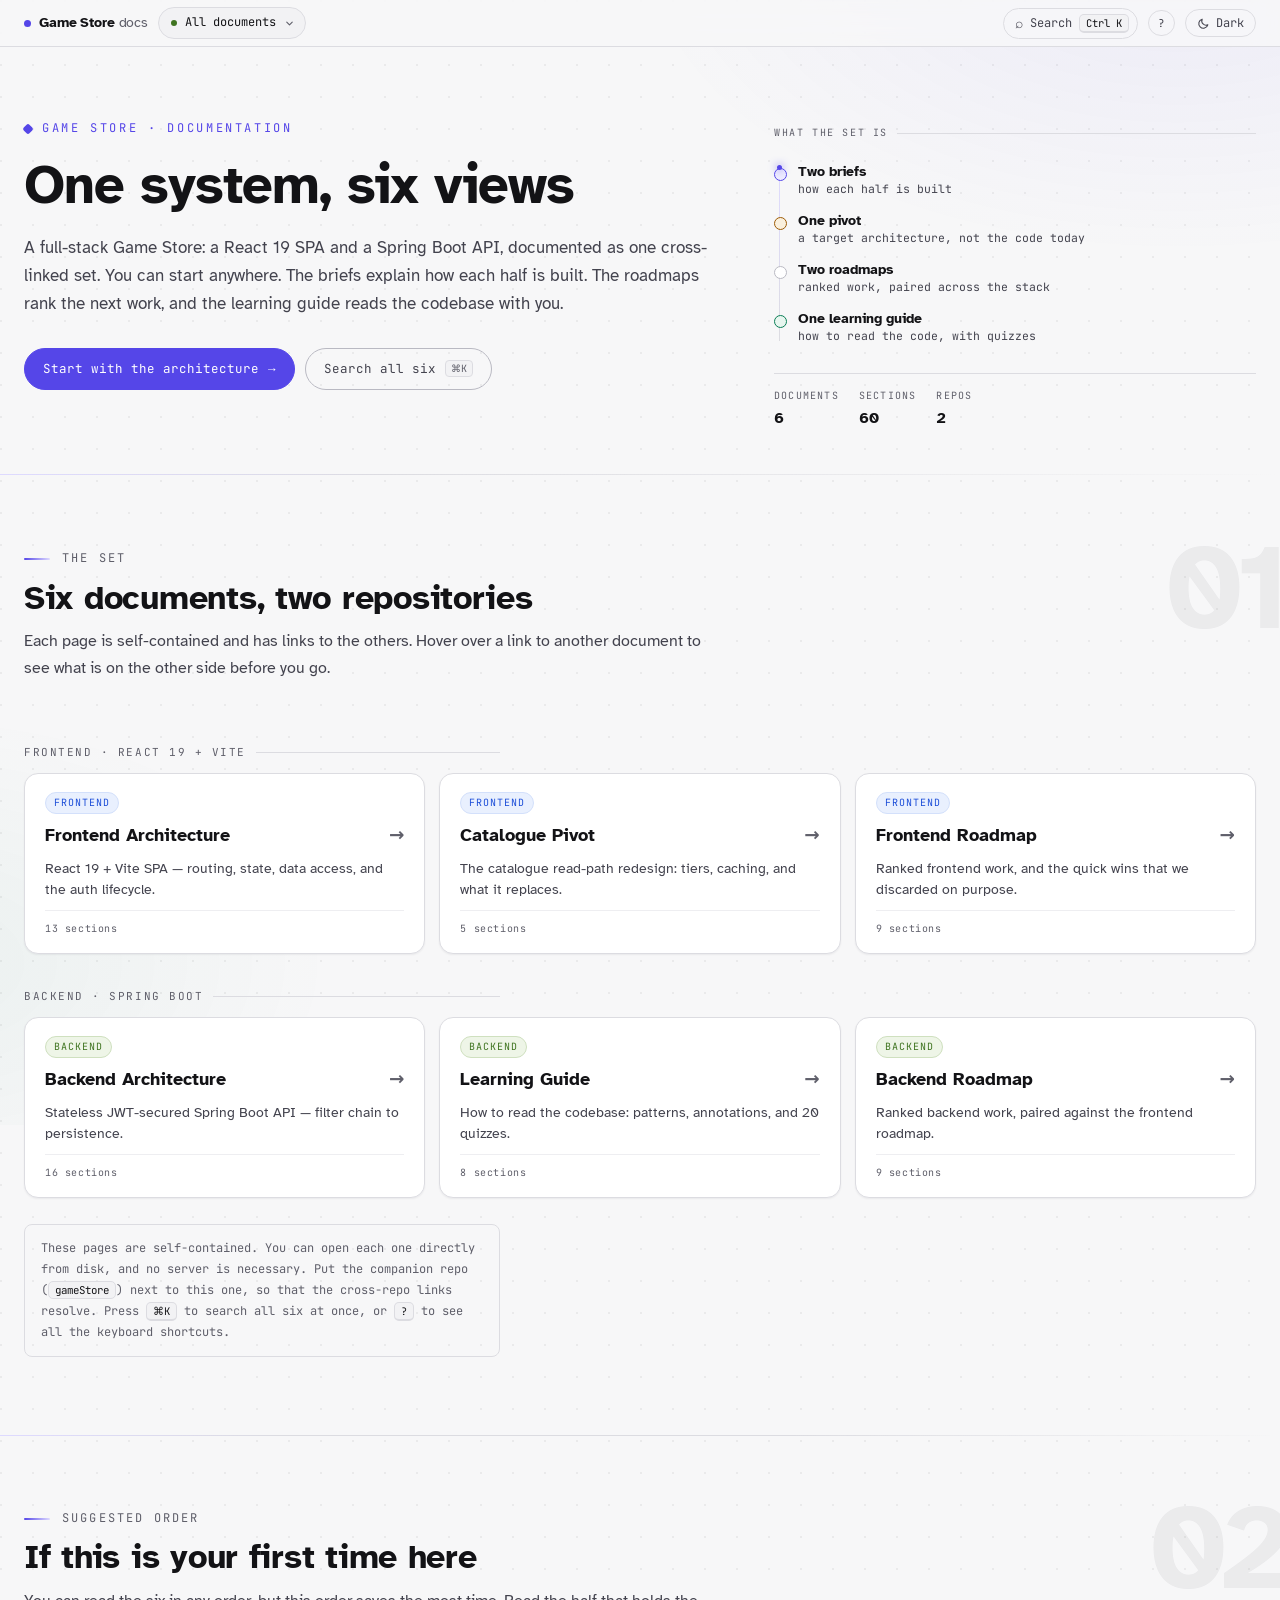
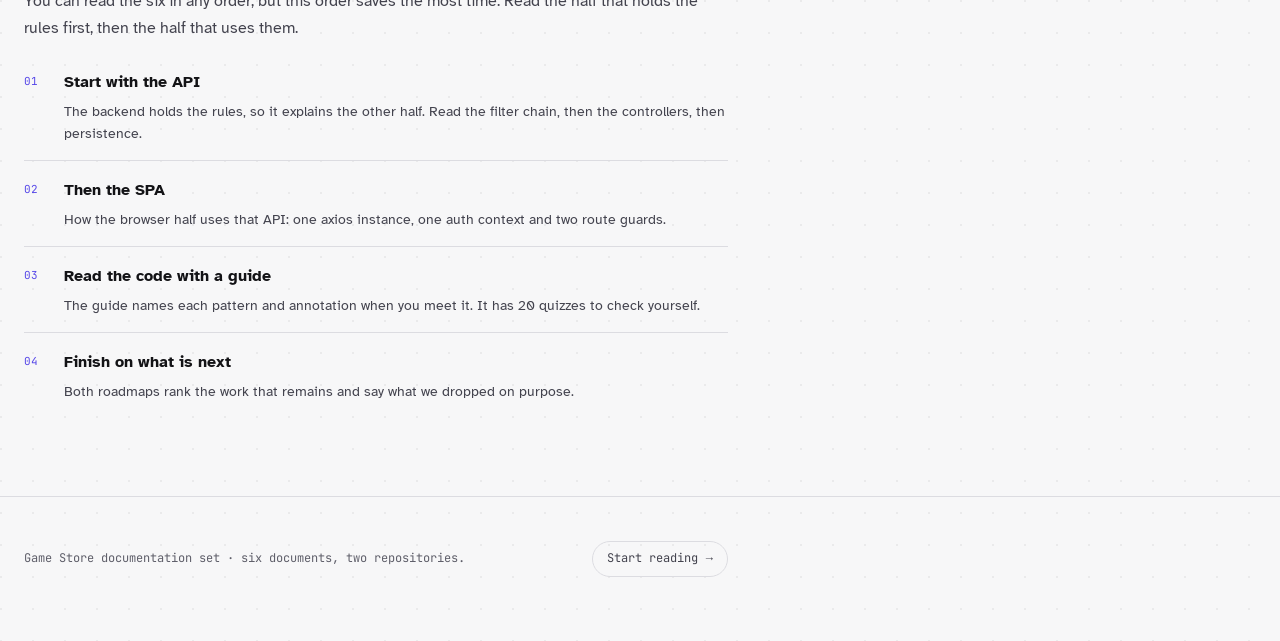
<file: docs/index.html>
<!DOCTYPE html>
<html lang="en" data-gs-doc="index" data-gs-role="backend" data-gs-rail="off">
<meta charset="utf-8" />
<meta name="viewport" content="width=device-width, initial-scale=1" />
<title>Game Store — Documentation</title>

<script>
  /* Pre-paint theme apply — see any document for the rationale.
     Always pins data-theme so light-dark() and the Mermaid palette agree. */
  try {
    var t = localStorage.getItem("gs-docs-theme");
    if (t !== "light" && t !== "dark") {
      t = window.matchMedia && window.matchMedia("(prefers-color-scheme: light)").matches ? "light" : "dark";
    }
    document.documentElement.dataset.theme = t;
  } catch (e) {}
</script>

<!-- GS:CORE-CSS:START -->
<style>
/* ══════════════════════════════════════════════════════════════════
   GENERATED — edit docs/_src/core.css and run: node docs/_src/stamp.mjs
   Layers: fonts + core
   ══════════════════════════════════════════════════════════════════ */

/* Generated by vendor.mjs — do not edit. Paths are relative to the document,
   which is why they read "fonts/..." and not "vendor/fonts/...": core.css is
   inlined INTO the document, so url() resolves against the HTML file. */

@font-face {
  font-family: 'Atkinson Hyperlegible';
  font-style: italic;
  font-weight: 400;
  font-display: swap;
  src: url("vendor/fonts/atkinson-hyperlegible-400i-latin-ext.woff2") format('woff2');
  unicode-range: U+0100-02BA, U+02BD-02C5, U+02C7-02CC, U+02CE-02D7, U+02DD-02FF, U+0304, U+0308, U+0329, U+1D00-1DBF, U+1E00-1E9F, U+1EF2-1EFF, U+2020, U+20A0-20AB, U+20AD-20C0, U+2113, U+2C60-2C7F, U+A720-A7FF;
}
@font-face {
  font-family: 'Atkinson Hyperlegible';
  font-style: italic;
  font-weight: 400;
  font-display: swap;
  src: url("vendor/fonts/atkinson-hyperlegible-400i-latin.woff2") format('woff2');
  unicode-range: U+0000-00FF, U+0131, U+0152-0153, U+02BB-02BC, U+02C6, U+02DA, U+02DC, U+0304, U+0308, U+0329, U+2000-206F, U+20AC, U+2122, U+2191, U+2193, U+2212, U+2215, U+FEFF, U+FFFD;
}
@font-face {
  font-family: 'Atkinson Hyperlegible';
  font-style: italic;
  font-weight: 700;
  font-display: swap;
  src: url("vendor/fonts/atkinson-hyperlegible-700i-latin-ext.woff2") format('woff2');
  unicode-range: U+0100-02BA, U+02BD-02C5, U+02C7-02CC, U+02CE-02D7, U+02DD-02FF, U+0304, U+0308, U+0329, U+1D00-1DBF, U+1E00-1E9F, U+1EF2-1EFF, U+2020, U+20A0-20AB, U+20AD-20C0, U+2113, U+2C60-2C7F, U+A720-A7FF;
}
@font-face {
  font-family: 'Atkinson Hyperlegible';
  font-style: italic;
  font-weight: 700;
  font-display: swap;
  src: url("vendor/fonts/atkinson-hyperlegible-700i-latin.woff2") format('woff2');
  unicode-range: U+0000-00FF, U+0131, U+0152-0153, U+02BB-02BC, U+02C6, U+02DA, U+02DC, U+0304, U+0308, U+0329, U+2000-206F, U+20AC, U+2122, U+2191, U+2193, U+2212, U+2215, U+FEFF, U+FFFD;
}
@font-face {
  font-family: 'Atkinson Hyperlegible';
  font-style: normal;
  font-weight: 400;
  font-display: swap;
  src: url("vendor/fonts/atkinson-hyperlegible-400-latin-ext.woff2") format('woff2');
  unicode-range: U+0100-02BA, U+02BD-02C5, U+02C7-02CC, U+02CE-02D7, U+02DD-02FF, U+0304, U+0308, U+0329, U+1D00-1DBF, U+1E00-1E9F, U+1EF2-1EFF, U+2020, U+20A0-20AB, U+20AD-20C0, U+2113, U+2C60-2C7F, U+A720-A7FF;
}
@font-face {
  font-family: 'Atkinson Hyperlegible';
  font-style: normal;
  font-weight: 400;
  font-display: swap;
  src: url("vendor/fonts/atkinson-hyperlegible-400-latin.woff2") format('woff2');
  unicode-range: U+0000-00FF, U+0131, U+0152-0153, U+02BB-02BC, U+02C6, U+02DA, U+02DC, U+0304, U+0308, U+0329, U+2000-206F, U+20AC, U+2122, U+2191, U+2193, U+2212, U+2215, U+FEFF, U+FFFD;
}
@font-face {
  font-family: 'Atkinson Hyperlegible';
  font-style: normal;
  font-weight: 700;
  font-display: swap;
  src: url("vendor/fonts/atkinson-hyperlegible-700-latin-ext.woff2") format('woff2');
  unicode-range: U+0100-02BA, U+02BD-02C5, U+02C7-02CC, U+02CE-02D7, U+02DD-02FF, U+0304, U+0308, U+0329, U+1D00-1DBF, U+1E00-1E9F, U+1EF2-1EFF, U+2020, U+20A0-20AB, U+20AD-20C0, U+2113, U+2C60-2C7F, U+A720-A7FF;
}
@font-face {
  font-family: 'Atkinson Hyperlegible';
  font-style: normal;
  font-weight: 700;
  font-display: swap;
  src: url("vendor/fonts/atkinson-hyperlegible-700-latin.woff2") format('woff2');
  unicode-range: U+0000-00FF, U+0131, U+0152-0153, U+02BB-02BC, U+02C6, U+02DA, U+02DC, U+0304, U+0308, U+0329, U+2000-206F, U+20AC, U+2122, U+2191, U+2193, U+2212, U+2215, U+FEFF, U+FFFD;
}
@font-face {
  font-family: 'JetBrains Mono';
  font-style: normal;
  font-weight: 400;
  font-display: swap;
  src: url("vendor/fonts/jetbrains-mono-400-latin-ext.woff2") format('woff2');
  unicode-range: U+0100-02BA, U+02BD-02C5, U+02C7-02CC, U+02CE-02D7, U+02DD-02FF, U+0304, U+0308, U+0329, U+1D00-1DBF, U+1E00-1E9F, U+1EF2-1EFF, U+2020, U+20A0-20AB, U+20AD-20C0, U+2113, U+2C60-2C7F, U+A720-A7FF;
}
@font-face {
  font-family: 'JetBrains Mono';
  font-style: normal;
  font-weight: 400;
  font-display: swap;
  src: url("vendor/fonts/jetbrains-mono-400-latin.woff2") format('woff2');
  unicode-range: U+0000-00FF, U+0131, U+0152-0153, U+02BB-02BC, U+02C6, U+02DA, U+02DC, U+0304, U+0308, U+0329, U+2000-206F, U+20AC, U+2122, U+2191, U+2193, U+2212, U+2215, U+FEFF, U+FFFD;
}
@font-face {
  font-family: 'JetBrains Mono';
  font-style: normal;
  font-weight: 500;
  font-display: swap;
  src: url("vendor/fonts/jetbrains-mono-500-latin-ext.woff2") format('woff2');
  unicode-range: U+0100-02BA, U+02BD-02C5, U+02C7-02CC, U+02CE-02D7, U+02DD-02FF, U+0304, U+0308, U+0329, U+1D00-1DBF, U+1E00-1E9F, U+1EF2-1EFF, U+2020, U+20A0-20AB, U+20AD-20C0, U+2113, U+2C60-2C7F, U+A720-A7FF;
}
@font-face {
  font-family: 'JetBrains Mono';
  font-style: normal;
  font-weight: 500;
  font-display: swap;
  src: url("vendor/fonts/jetbrains-mono-500-latin.woff2") format('woff2');
  unicode-range: U+0000-00FF, U+0131, U+0152-0153, U+02BB-02BC, U+02C6, U+02DA, U+02DC, U+0304, U+0308, U+0329, U+2000-206F, U+20AC, U+2122, U+2191, U+2193, U+2212, U+2215, U+FEFF, U+FFFD;
}
@font-face {
  font-family: 'JetBrains Mono';
  font-style: normal;
  font-weight: 600;
  font-display: swap;
  src: url("vendor/fonts/jetbrains-mono-600-latin-ext.woff2") format('woff2');
  unicode-range: U+0100-02BA, U+02BD-02C5, U+02C7-02CC, U+02CE-02D7, U+02DD-02FF, U+0304, U+0308, U+0329, U+1D00-1DBF, U+1E00-1E9F, U+1EF2-1EFF, U+2020, U+20A0-20AB, U+20AD-20C0, U+2113, U+2C60-2C7F, U+A720-A7FF;
}
@font-face {
  font-family: 'JetBrains Mono';
  font-style: normal;
  font-weight: 600;
  font-display: swap;
  src: url("vendor/fonts/jetbrains-mono-600-latin.woff2") format('woff2');
  unicode-range: U+0000-00FF, U+0131, U+0152-0153, U+02BB-02BC, U+02C6, U+02DA, U+02DC, U+0304, U+0308, U+0329, U+2000-206F, U+20AC, U+2122, U+2191, U+2193, U+2212, U+2215, U+FEFF, U+FFFD;
}


/* ═══════════════════════════════════════════════════════════════════════════
   core.css — the layer every Game Store document gets
   ═══════════════════════════════════════════════════════════════════════════

   SOURCE FILE. Do not edit the copy inside an HTML document — that copy sits
   between <!-- GS:CORE-CSS:START --> and :END and is overwritten wholesale by

     node docs/_src/stamp.mjs

   ── Why this file exists ─────────────────────────────────────────────────
   The six documents each carried their own inline <style>: 3,184 lines in
   total, of which 39 selectors appeared in all six and another 25 in four or
   five. Those copies had already drifted apart in ways nobody chose. The
   backend roadmap had been given a design pass (side-tab accents dropped, bars
   moved from `width` to `transform`) that the frontend roadmap never received,
   so two files describing the same kind of thing no longer looked or behaved
   alike. Where the copies disagreed, the *newer, documented* decision won and
   is what you see below.

   ── Layers ───────────────────────────────────────────────────────────────
     1. Tokens          colour, type, geometry — the theming contract
     2. Base            reset, document, typography, links, code
     3. Chrome          doc switcher, subnav, progress, back-to-top, reveal
     4. Furniture       hero, kpis, chips, kickers, captions, footer
     5. Mermaid motion  animation over Mermaid's SVG output
     6. Responsive
     7. Print

   Component styles that only some documents need (diagrams, roadmap cards,
   quizzes, tables) live in _src/components/ and are opted into per document
   in docs.manifest.mjs.
   ═══════════════════════════════════════════════════════════════════════════ */


/* ───────────────────────────────────────────────────────────────────────────
   1. TOKENS
   ───────────────────────────────────────────────────────────────────────────

   Every colour is declared ONCE with light-dark(). `color-scheme` decides
   which half wins, so a theme switch is a one-property change instead of a
   parallel table of overrides that drift apart. The previous arrangement
   restated ~45 tokens in four places per file — 6 files × 4 blocks was the
   real reason the docs had quietly diverged from each other.

     :root                     → color-scheme: light dark  (follows the OS)
     :root[data-theme="light"] → pinned light  (viewer's explicit choice)
     :root[data-theme="dark"]  → pinned dark

   --scheme stays a plain string token because light-dark() only accepts
   <color> values, and the Mermaid bootstrap reads it with one
   getComputedStyle call to pick its matching diagram palette.

   ── Palette note ──
   The surfaces are neutral graphite, not the old #0d1016 navy. The navy sat
   only ~25° away from the indigo accent, so the brand colour never actually
   read as a colour — it dissolved into its own background. Pulling the ground
   to a near-neutral (blue channel never more than ~4 points above red) leaves
   indigo the only real hue on the page above the semantic diagram colours,
   which is what an accent is for.
   ─────────────────────────────────────────────────────────────────────────── */

:root {
  color-scheme: light dark;
  --scheme: dark;

  /* ── Surfaces: graphite ramp ──
     Even steps in lightness so nesting a panel inside a panel inside a
     shell stays legible without borders doing all the work. */
  --bg:        light-dark(#f7f7f8, #0e0e10);
  --panel:     light-dark(#ffffff, #16161a);
  --panel-2:   light-dark(#f2f2f4, #1d1d22);
  --panel-3:   light-dark(#eaeaee, #24242a);
  --line:      light-dark(#dcdce1, #2a2a31);
  --line-2:    light-dark(#b9b9c2, #3a3a44);
  --line-soft: light-dark(#eeeef1, #212127);

  /* catalog-architecture.html speaks "surface"; everything else says
     "panel". Same ramp, both names, so either vocabulary resolves. */
  --surface:   var(--panel);
  --surface-2: var(--panel-2);

  /* ── Ink ──
     --ink-faint carries captions, micro-labels and step eyebrows, so both
     values are set against --panel-3 — the lowest-contrast neutral ground it
     actually lands on, not --panel — and clear 4.5:1 there: 5.2:1 light,
     4.65:1 dark. The old #6b7488 ran at ~4.2:1. Anything faint sitting on a
     *tinted* chip is a separate case and needs the chip's own colour. */
  --ink:       light-dark(#131316, #e7e7ea);
  --ink-soft:  light-dark(#43434e, #a2a2ac);
  --ink-faint: light-dark(#5f5f6a, #8c8c98);

  /* ── Accent: indigo, the app's voice ──
     --accent is not purely decorative here: it carries the step eyebrows and
     layer labels, which are small text. The dark value is therefore set to
     clear 4.5:1 on --panel-3 (4.7:1) rather than to the most saturated indigo
     that still looked good as a border — #7b6cff dropped to 4.3:1 on a panel. */
  --accent:      light-dark(#5546e8, #8b7dff);
  --accent-2:    light-dark(#4c3fd0, #a094ff);
  --accent-dim:  light-dark(#dedaff, #363154);
  --accent-wash: light-dark(#eeecff, #1a1826);
  --on-accent:   light-dark(#ffffff, #0e0e10);

  /* ── Semantic hues ──
     The hue of each is unchanged — they are load-bearing in the diagrams
     and the legend text names them. */
  /* Spring green also labels stage headings and JWT segments, so like amber
     its light value is set for small text on --spring-wash (5.1:1); the
     inherited #4d8b28 sat at 3.7:1 there. */
  --spring:      light-dark(#3f7420, #7cc44a);   /* Spring framework      */
  --spring-dim:  light-dark(#cfe0bf, #2e4520);
  --spring-wash: light-dark(#eef5e7, #161c11);

  --new:      light-dark(#0a7d55, #35d399);      /* added / fast path     */
  --new-dim:  light-dark(#bde8d6, #1e5442);
  --new-wash: light-dark(#e7f6ef, #0f1f19);

  /* Amber is the one semantic hue that also carries small text (the step
     eyebrows), so the light value is nudged darker to clear 4.5:1 on
     --panel-2; #a35f06 landed at 4.47. */
  --auth:      light-dark(#9c5a05, #f5a623);     /* JWT / trust boundary  */
  --auth-dim:  light-dark(#f5e2c2, #4a3a15);
  --auth-wash: light-dark(#faf0dd, #241c0d);

  --danger:      light-dark(#c22e46, #f2687e);   /* failure path / guard  */
  --danger-dim:  light-dark(#f6d3da, #4a2029);
  --danger-wash: light-dark(#fbe9ec, #291217);

  --info:      light-dark(#1d4ed8, #60a5fa);
  --info-dim:  light-dark(#d3e0fb, #1d3557);
  --info-wash: light-dark(#e9f0fe, #101a29);

  --sky:      light-dark(#0369a1, #7dd3fc);      /* HTTP GET / 2xx        */
  --sky-dim:  light-dark(#bcd9ec, #23495e);
  --sky-wash: light-dark(#e3f2fb, #0e2029);

  /* catalog-architecture.html names its hues by colour rather than by role.
     Aliased so one edit still moves both vocabularies. */
  --indigo:       var(--accent-2);
  --indigo-wash:  light-dark(rgba(85,70,232,.07),  rgba(160,148,255,.10));
  --emerald:      var(--new);
  --emerald-wash: light-dark(rgba(10,125,85,.07),  rgba(53,211,153,.09));
  --amber:        var(--auth);
  --amber-wash:   light-dark(rgba(180,83,9,.07),   rgba(245,166,35,.09));
  --rose:         var(--danger);
  --rose-wash:    light-dark(rgba(209,52,79,.07),  rgba(242,104,126,.09));

  /* ── Code surfaces ──
     A terminal stays a terminal: these deliberately do NOT flip, because the
     panels they describe are locked dark in both schemes. Any foreground
     sitting on --code-bg must come from this group — pairing a locked dark
     background with a themed ink is what made snippets unreadable in light
     mode, since --ink resolves to near-black there. --code-ink holds ~13:1
     on --code-bg, --code-ink-faint ~5.4:1. */
  --code-bg:        #0a0d13;
  --code-ink:       #dfe3ea;
  --code-ink-faint: #8b93a3;
  --code-line:      #232a36;
  --code-ok:        #7cc44a;

  /* ── Chrome ── */
  --nav-veil:     light-dark(rgba(247,247,248,.85), rgba(14,14,16,.82));
  --scroll-hover: light-dark(#a0a0ac, #4a4a56);
  --swatch-ring:  light-dark(rgba(19,19,22,.18), rgba(255,255,255,.14));
  --row-odd:      light-dark(#f0f0f3, #202027);
  --row-even:     light-dark(#f8f8fa, #191920);
  --diagram-line: light-dark(#8b8b97, #5a5a68);

  /* Two wide, low-opacity washes behind the page. Kept faint enough that
     they read as depth rather than as a gradient. */
  --glow-a: light-dark(rgba(85,70,232,.07), rgba(123,108,255,.14));
  --glow-b: light-dark(rgba(10,125,85,.05), rgba(53,211,153,.07));

  /* ── Elevation ──
     light-dark() returns a <color>, so it nests inside a shadow value. */
  --shadow-sm: 0 1px 2px    light-dark(rgba(16,20,32,.06), rgba(0,0,0,.30));
  --shadow-md: 0 6px 20px -6px  light-dark(rgba(16,20,32,.16), rgba(0,0,0,.52));
  --shadow-lg: 0 20px 52px -14px light-dark(rgba(16,20,32,.22), rgba(0,0,0,.64));
  --ring: 0 0 0 3px light-dark(rgba(85,70,232,.35), rgba(123,108,255,.42));

  /* ── Geometry & type ── */
  --radius: 14px;
  --radius-sm: 8px;
  --maxw: 1140px;
  --nav-h: 56px;
  --ease: cubic-bezier(.2,.7,.3,1);

  /* Type floor: nothing in the set is set below 10px. The micro-labels were
     drawn at 9 and 9.5px, which reads as a texture rather than as words at
     arm's length — and they are the labels carrying the structure (kinds,
     roles, section numbers, badges), so they are exactly the text a reader
     is least able to guess from context. */
  --mono: "JetBrains Mono", ui-monospace, "Cascadia Code", "SF Mono",
          "Roboto Mono", Menlo, Consolas, monospace;
  /* Atkinson Hyperlegible — letterforms drawn for maximum legibility.
     Ships only 400/700, so heading weights are normalised to those. */
  --display: "Atkinson Hyperlegible", system-ui, sans-serif;
  --body:    "Atkinson Hyperlegible", system-ui, sans-serif;
  --sans:    var(--body);

  /* ── Ground texture & pointer light ──
     --grid-ink draws the faint engineering grid behind the page; --spot is
     the pointer-tracking highlight every card shares. Both are deliberately
     below the threshold where they read as a pattern: the grid should be
     felt at a glance and only resolve into dots when you look for it. */
  --grid-ink: light-dark(rgba(19,19,22,.055), rgba(255,255,255,.034));
  --spot:     light-dark(rgba(85,70,232,.10),  rgba(139,125,255,.15));
  --veil:     light-dark(rgba(16,20,32,.44),   rgba(0,0,0,.64));

  /* ── Shell geometry ──
     Three tracks: an outline rail, a prose column pinned to a readable
     measure, and the space left over on the right, which figures bleed into.
     --rail-left is measured from the live shell by chrome.js, because the
     rail is fixed and `50vw` disagrees with a centred block by the width of
     the scrollbar. It falls back to the page gutter if that never runs. */
  --shell-maxw: 1360px;
  --prose-w:    704px;
  --rail-w:     226px;
  --rail-gap:   40px;
  --shell-pad:  24px;
  --rail-left:  var(--shell-pad);
  /* --bar-h is the top bar; --nav-h (declared above) is the section strip.
     --sticky-h is what is actually stuck to the top of the viewport, and so
     how much clearance a jump target needs. Above the rail breakpoint the
     strip is gone and only the bar remains — restated in §6. */
  --bar-h:      46px;
  --sticky-h:   calc(var(--bar-h) + var(--nav-h));
}

/* The viewer's explicit choice outranks the OS, in both directions.
   Restate EVERY light-dark() token so the page never depends on the browser
   resolving light-dark() correctly against color-scheme — some engines
   (Brave on dark OS) ignore the inherited color-scheme and resolve
   light-dark() from the OS preference instead. */
:root[data-theme="light"] {
  color-scheme: light;
  --scheme: light;

  --bg:#f7f7f8; --panel:#ffffff; --panel-2:#f2f2f4; --panel-3:#eaeaee;
  --line:#dcdce1; --line-2:#b9b9c2; --line-soft:#eeeef1;
  --ink:#131316; --ink-soft:#43434e; --ink-faint:#5f5f6a;

  --accent:#5546e8; --accent-2:#4c3fd0; --accent-dim:#dedaff;
  --accent-wash:#eeecff; --on-accent:#ffffff;

  --spring:#3f7420; --spring-dim:#cfe0bf; --spring-wash:#eef5e7;
  --new:#0a7d55; --new-dim:#bde8d6; --new-wash:#e7f6ef;
  --auth:#9c5a05; --auth-dim:#f5e2c2; --auth-wash:#faf0dd;
  --danger:#c22e46; --danger-dim:#f6d3da; --danger-wash:#fbe9ec;
  --info:#1d4ed8; --info-dim:#d3e0fb; --info-wash:#e9f0fe;
  --sky:#0369a1; --sky-dim:#bcd9ec; --sky-wash:#e3f2fb;

  --indigo-wash:rgba(85,70,232,.07);
  --emerald-wash:rgba(10,125,85,.07);
  --amber-wash:rgba(180,83,9,.07);
  --rose-wash:rgba(209,52,79,.07);

  --nav-veil:rgba(247,247,248,.85);
  --scroll-hover:#a0a0ac;
  --swatch-ring:rgba(19,19,22,.18);
  --row-odd:#f0f0f3; --row-even:#f8f8fa;
  --diagram-line:#8b8b97;

  --glow-a:rgba(85,70,232,.07); --glow-b:rgba(10,125,85,.05);

  --shadow-sm:0 1px 2px rgba(16,20,32,.06);
  --shadow-md:0 6px 20px -6px rgba(16,20,32,.16);
  --shadow-lg:0 20px 52px -14px rgba(16,20,32,.22);
  --ring:0 0 0 3px rgba(85,70,232,.35);

  --grid-ink:rgba(19,19,22,.055); --spot:rgba(85,70,232,.10); --veil:rgba(16,20,32,.44);
}
:root[data-theme="dark"] {
  color-scheme: dark;
  --scheme: dark;

  --bg:#0e0e10; --panel:#16161a; --panel-2:#1d1d22; --panel-3:#24242a;
  --line:#2a2a31; --line-2:#3a3a44; --line-soft:#212127;
  --ink:#e7e7ea; --ink-soft:#a2a2ac; --ink-faint:#8c8c98;

  --accent:#8b7dff; --accent-2:#a094ff; --accent-dim:#363154;
  --accent-wash:#1a1826; --on-accent:#0e0e10;

  --spring:#7cc44a; --spring-dim:#2e4520; --spring-wash:#161c11;
  --new:#35d399; --new-dim:#1e5442; --new-wash:#0f1f19;
  --auth:#f5a623; --auth-dim:#4a3a15; --auth-wash:#241c0d;
  --danger:#f2687e; --danger-dim:#4a2029; --danger-wash:#291217;
  --info:#60a5fa; --info-dim:#1d3557; --info-wash:#101a29;
  --sky:#7dd3fc; --sky-dim:#23495e; --sky-wash:#0e2029;

  --indigo-wash:rgba(160,148,255,.10);
  --emerald-wash:rgba(53,211,153,.09);
  --amber-wash:rgba(245,166,35,.09);
  --rose-wash:rgba(242,104,126,.09);

  --nav-veil:rgba(14,14,16,.82);
  --scroll-hover:#4a4a56;
  --swatch-ring:rgba(255,255,255,.14);
  --row-odd:#202027; --row-even:#191920;
  --diagram-line:#5a5a68;

  --glow-a:rgba(123,108,255,.14); --glow-b:rgba(53,211,153,.07);

  --shadow-sm:0 1px 2px rgba(0,0,0,.30);
  --shadow-md:0 6px 20px -6px rgba(0,0,0,.52);
  --shadow-lg:0 20px 52px -14px rgba(0,0,0,.64);
  --ring:0 0 0 3px rgba(123,108,255,.42);

  --grid-ink:rgba(255,255,255,.034); --spot:rgba(139,125,255,.15); --veil:rgba(0,0,0,.64);
}

/* ── The Midnight Marquee (easter egg) ────────────────────────────────────
   The product these documents describe is a near-black storefront with a
   single gold light over the door; DESIGN.md sets it out in full. The docs
   deliberately do not wear it — they need light mode, and the semantic
   diagram hues need the room a single-accent system will not give them. But
   it costs one token block to lend, and chrome.js hangs it on the konami
   code. Everything else in the stylesheet is unchanged: this is the entire
   re-skin, which is the strongest argument the token layer makes for
   itself. */
:root[data-skin="marquee"] {
  color-scheme: dark; --scheme: dark;

  --bg:#121212; --panel:#1a1a1a; --panel-2:#1e1e1e; --panel-3:#232323;
  --line:#1e1e1e; --line-2:#333333; --line-soft:#181818;
  --ink:#e8e8e8; --ink-soft:#aaaaaa; --ink-faint:#8a8a8a;

  --accent:#F5C518; --accent-2:#F5C518; --accent-dim:rgba(245,197,24,.30);
  --accent-wash:rgba(245,197,24,.08); --on-accent:#000000;

  --nav-veil:rgba(15,15,15,.86);
  --glow-a:rgba(245,197,24,.07); --glow-b:rgba(245,197,24,.03);
  --grid-ink:rgba(255,255,255,.028); --spot:rgba(245,197,24,.10);
  --ring:0 0 0 3px rgba(245,197,24,.30);
  --row-odd:#1a1a1a; --row-even:#151515;
  --swatch-ring:rgba(245,197,24,.25);
}

/* No stored choice → --scheme has to track the OS so the Mermaid bootstrap
   reads the same answer the stylesheet settled on. */
@media (prefers-color-scheme: light) {
  :root { --scheme: light; }
  :root[data-theme="dark"] { --scheme: dark; }
}


/* ───────────────────────────────────────────────────────────────────────────
   2. BASE
   ─────────────────────────────────────────────────────────────────────────── */

* { box-sizing: border-box; }

html {
  scroll-behavior: smooth;
  scrollbar-color: var(--line-2) transparent;
  scrollbar-width: thin;
}
/* Honour the reduced-motion preference for programmatic jumps too — a smooth
   scroll is motion the reader did not ask for. */
@media (prefers-reduced-motion: reduce) {
  html { scroll-behavior: auto; }
}

/* ── The ground ───────────────────────────────────────────────────────────
   Four layers, cheapest last: a fine dot grid, then two wide colour washes,
   then the flat surface. The grid is what stops a 4,000-line document from
   reading as a void — it gives the eye something to measure the page against
   without asking for any attention of its own. It is drawn at 32px with a 1px
   dot, so at normal reading distance it is texture, not pattern.

   The washes drift. `background-position` is not a compositor-friendly
   property, so the drift is done on a pseudo-element that can be transformed
   instead, and only when motion is welcome. */
body {
  margin: 0;
  background:
    radial-gradient(circle at 1px 1px, var(--grid-ink) 1px, transparent 0) 0 0 / 32px 32px,
    var(--bg);
  color: var(--ink);
  font-family: var(--body);
  line-height: 1.6;
  -webkit-font-smoothing: antialiased;
  position: relative;
}
body::before {
  content: "";
  position: fixed; inset: -25%;
  z-index: -1; pointer-events: none;
  background:
    radial-gradient(46% 38% at 78% 12%, var(--glow-a), transparent 62%),
    radial-gradient(38% 32% at 12% 88%, var(--glow-b), transparent 58%);
}
@media (prefers-reduced-motion: no-preference) {
  @keyframes gs-drift {
    0%   { transform: translate3d(0, 0, 0)          scale(1);    }
    50%  { transform: translate3d(-3%, 2.5%, 0)     scale(1.08); }
    100% { transform: translate3d(0, 0, 0)          scale(1);    }
  }
  body::before { animation: gs-drift 38s ease-in-out infinite; will-change: transform; }
}

/* ── The shell ────────────────────────────────────────────────────────────
   One grid, three named tracks, used by every section on the page:

     rail    the document outline, fixed rather than placed — the track is
             held open for it so nothing else lands underneath
     prose   pinned to --prose-w, which is the measure ALL running text is
             set to. It does not stretch with the viewport, because a
             1,100px line of body copy is unreadable however wide the screen.
     bleed   whatever is left. Figures — diagrams, wide tables, card grids —
             span prose+bleed and get roughly 1,000px to draw in.

   Below the rail breakpoint the grid collapses to a single track and the
   whole thing behaves like the ordinary centred column it used to be. */
.wrap { max-width: var(--maxw); margin: 0 auto; padding: 0 var(--shell-pad); }

header.hero > .wrap,
section > .wrap,
footer > .wrap {
  display: grid;
  grid-template-columns: [rail-s rail-e prose-s] minmax(0, 1fr) [prose-e bleed-s bleed-e];
  column-gap: 0;
  position: relative;
}
header.hero > .wrap > *,
section > .wrap > *,
footer > .wrap > * { grid-column: prose-s / prose-e; min-width: 0; }

@media (min-width: 1180px) {
  header.hero > .wrap,
  section > .wrap,
  footer > .wrap {
    max-width: var(--shell-maxw);
    grid-template-columns:
      [rail-s] var(--rail-w) [rail-e] var(--rail-gap)
      [prose-s] minmax(0, var(--prose-w)) [prose-e] minmax(0, 1fr) [bleed-e];
  }
  /* A document short enough not to need an outline does not hold a track
     open for one. Declared in the markup rather than discovered from the
     section count, so the first paint is already the right shape. */
  :root[data-gs-rail="off"] header.hero > .wrap,
  :root[data-gs-rail="off"] section > .wrap,
  :root[data-gs-rail="off"] footer > .wrap {
    grid-template-columns:
      [rail-s rail-e prose-s] minmax(0, var(--prose-w))
      [prose-e] minmax(0, 1fr) [bleed-e];
  }
  /* Wide furniture opts out of the prose measure and takes the bleed with it.
     Listed here rather than on each component so the set of things allowed to
     break the measure is visible in one place — and reviewable as a decision
     rather than discovered one stylesheet at a time.

     The selector has to out-specify the `> *` default above, which is why it
     restates the ancestors rather than reading as a bare list of classes. */
  :is(header.hero, section, footer) > .wrap > :is(
    .bleed, .kpis, .fd-grid, .fd-hint, .fd-resume,
    .diagram-shell, .table-shell, .layer-grid, .layer-detail, .tabs, .flow-panel,
    .rm-grid, .pair-grid, .score-grid, .failure-grid, .entities, .steps,
    .quiz, .quiz-review, .filters, .rm-filters, .check-bar,
    .compare, .files, .jwt-anatomy, .pipeline, .legend,
    .ladder-track, .ladder, .cache-ladder, .cards, .check-list, .check-head,
    .check-bar-track, .score-toolbar, .scroller, .panel, .rows,
    .persist-grid, .sec-grid, .anatomy
  ) {
    grid-column: prose-s / bleed-e;
  }
  /* …and the escape hatch for anything that should stay narrow anyway. */
  :is(header.hero, section, footer) > .wrap > .prose-only { grid-column: prose-s / prose-e; }
}

/* Running text keeps its measure even inside a bled container. */
.lede { max-width: 64ch; }
.section-lede, section > .wrap > p { max-width: 68ch; }

a {
  color: var(--accent-2);
  text-decoration: none;
  text-underline-offset: .18em;
  text-decoration-thickness: from-font;
}
a:hover { text-decoration: underline; }

/* Prose links carry an underline at rest — inside a paragraph, colour alone
   is a weak affordance and fails outright for a reader who cannot separate
   indigo from graphite. Chrome, cards and nav links are excluded: there the
   shape of the control is the affordance. */
section > .wrap > p a, .section-lede a, .lede a, .callout a, li a, td a {
  text-decoration: underline;
  text-decoration-color: var(--accent-dim);
  transition: text-decoration-color .18s var(--ease);
}
section > .wrap > p a:hover, .section-lede a:hover, .lede a:hover,
.callout a:hover, li a:hover, td a:hover { text-decoration-color: var(--accent); }

h1 {
  font-family: var(--display); font-weight: 700;
  font-size: clamp(2.1rem, 5vw, 3.4rem);
  line-height: 1.08; letter-spacing: -.018em;
  text-wrap: balance; margin: 0 0 18px;
}
h1 .sub { color: var(--ink-soft); font-weight: 400; }
h2 {
  font-family: var(--display); font-weight: 700;
  font-size: clamp(1.5rem, 3vw, 2.1rem);
  line-height: 1.18; letter-spacing: -.008em; margin: 0 0 10px;
  text-wrap: balance;
}
h3 {
  font-family: var(--display); font-weight: 700;
  font-size: 1.05rem; margin: 0; line-height: 1.28;
}

/* A token, a stack trace or a one-line JSON payload is regularly wider than
   the panel holding it. Scrolling it is right; clipping it is not, and
   clipping is what happens by default. */
pre { overflow-x: auto; }

/* `overflow-wrap: anywhere` is load-bearing, not cosmetic. An inline <code> in
   these documents is usually a Java or TypeScript identifier, and an identifier
   has no break opportunity in it: UsernamePasswordAuthenticationFilter is one
   372px "word". Left unbreakable it sets the min-content width of every
   ancestor, and on a 375px phone that pushed the whole document 373px wider
   than the viewport — the page itself scrolled sideways, carrying the fixed
   back-to-top button out past the right edge with it.

   `anywhere` rather than `break-word` because only `anywhere` is taken into
   account when the min-content size is computed; `break-word` breaks the line
   but still reports the unbroken word as the minimum, which is the half that
   was causing the overflow. Neither breaks anything that already fits — the
   property only applies when there is nowhere else to break. */
code {
  font-family: var(--mono);
  font-size: .9em;
  background: var(--panel-2);
  border: 1px solid var(--line);
  padding: 1px 6px;
  border-radius: 5px;
  color: var(--ink);
  overflow-wrap: anywhere;
}

/* ── Section boundaries ───────────────────────────────────────────────────
   A flat hairline all the way across is the cheapest possible divider and it
   made thirteen sections read as one undifferentiated stack. The rule now
   starts at the accent and fades out before the right edge, so the boundary
   has a direction and a beginning — it points at the column the next section
   starts in. */
section { padding: 74px 0 78px; position: relative; }
section::before {
  content: "";
  position: absolute; inset: 0 0 auto 0; height: 1px;
  background: linear-gradient(90deg, var(--accent-dim) 0, var(--line) 22%, var(--line) 62%, transparent 100%);
}
section:first-of-type::before { display: none; }
/* The sticky bar is the only thing between the top of the page and a jump
   target, so a target needs its height in clearance. */
section[id] { scroll-margin-top: calc(var(--sticky-h) + 24px); }

/* ── Section numerals ─────────────────────────────────────────────────────
   Set from a CSS counter, so nothing in the markup has to know its own
   position and re-ordering a document cannot desynchronise them. They live
   in the bleed track, top-aligned with the section's kicker, at an opacity
   that survives being scrolled past without ever competing with the heading.
   Below the rail breakpoint there is no bleed track to put them in, so they
   are simply not drawn. */
body { counter-reset: gs-section; }
section[id] { counter-increment: gs-section; }
@media (min-width: 1180px) {
  section[id] > .wrap::before {
    content: counter(gs-section, decimal-leading-zero);
    position: absolute; top: -22px; right: -4px; z-index: 0;
    font-family: var(--display); font-weight: 700;
    font-size: clamp(84px, 9.5vw, 152px); line-height: 1;
    letter-spacing: -.06em;
    color: var(--ink); opacity: .05;
    pointer-events: none; user-select: none;
  }
  section[id] > .wrap > * { position: relative; z-index: 1; }
}

footer {
  padding: 44px 0 64px; color: var(--ink-faint);
  font-family: var(--mono); font-size: 12px; line-height: 1.8;
  border-top: 1px solid var(--line);
}

a:focus-visible, button:focus-visible, input:focus-visible, label:focus-visible,
summary:focus-visible, [tabindex]:focus-visible {
  outline: none; box-shadow: var(--ring); border-radius: 8px;
}

::selection { background: var(--accent-dim); color: var(--ink); }
::-webkit-scrollbar { width: 12px; height: 12px; }
::-webkit-scrollbar-track { background: transparent; }
::-webkit-scrollbar-thumb { background: var(--line-2); border-radius: 99px; border: 3px solid var(--bg); }
::-webkit-scrollbar-thumb:hover { background: var(--scroll-hover); }

/* Skip link — long documents, all with a sticky bar between the top of the
   page and the prose. Visible only once focused. */
.skip-link {
  position: absolute; left: -9999px; top: 0; z-index: 100;
  background: var(--panel); color: var(--ink);
  border: 1px solid var(--accent); border-radius: 0 0 var(--radius-sm) 0;
  padding: 10px 16px; font-family: var(--mono); font-size: 13px;
}
.skip-link:focus { left: 0; }

/* ── Pointer spotlight ────────────────────────────────────────────────────
   One behaviour, shared by every card-shaped thing in the doc set: a soft
   light that follows the pointer across the surface. chrome.js writes --mx
   and --my as percentages on pointermove and clears them on leave, so a
   card that never sees a pointer costs nothing and renders identically.

   It is a hover affordance rather than ambience, so it sits outside the
   reduced-motion gate — but it fades rather than moves, and the fade is
   what the gate would have taken away anyway. */
.spot { position: relative; isolation: isolate; }
.spot::after {
  content: "";
  position: absolute; inset: 0; z-index: -1;
  border-radius: inherit;
  background: radial-gradient(240px circle at var(--mx, 50%) var(--my, 0%), var(--spot), transparent 72%);
  opacity: 0; transition: opacity .28s var(--ease);
}
.spot:hover::after, .spot:focus-within::after { opacity: 1; }


/* ───────────────────────────────────────────────────────────────────────────
   3. CHROME
   ───────────────────────────────────────────────────────────────────────────

   Two bars and a rail, and only one of them is ever load-bearing at a time:

     .doc-switch   the top bar. Sticky at every width. Identity, the document
                   menu, search, theme. ~46px, one row, never wraps.
     .doc-rail     the outline. Wide screens only, fixed in the rail track,
                   built by chrome.js from the document's own headings.
     .subnav       the horizontal section strip. The rail's understudy: it
                   takes over below the rail breakpoint and is hidden above
                   it, because two controls for the same job is one too many.

   The old top bar listed all six documents as pills and, at 1440px, wrapped
   onto a second row — which is how a navigation strip announces that it has
   outgrown its shape. The list moved into a menu.
   ─────────────────────────────────────────────────────────────────────────── */

/* ── Top bar ────────────────────────────────────────────────────────────── */
.doc-switch {
  position: sticky; top: 0; z-index: 30;
  background: var(--nav-veil);
  backdrop-filter: saturate(150%) blur(12px);
  -webkit-backdrop-filter: saturate(150%) blur(12px);
  border-bottom: 1px solid var(--line);
}
.doc-switch-inner {
  display: flex; align-items: center; gap: 10px;
  height: var(--bar-h);
  padding: 0 var(--shell-pad);
  max-width: var(--shell-maxw); margin: 0 auto;
}

/* Brand — the one place the doc set names itself. The dot is the accent's
   smallest possible appearance and doubles as the "you are in the docs"
   mark; it pulses once on load and then holds still. */
.ds-brand {
  display: inline-flex; align-items: center; gap: 8px;
  font-family: var(--display); font-weight: 700; font-size: 13.5px;
  letter-spacing: -.01em; color: var(--ink); text-decoration: none;
  white-space: nowrap; flex: none;
}
.ds-brand:hover { text-decoration: none; color: var(--ink); }
.ds-brand .ds-dot {
  width: 7px; height: 7px; border-radius: 50%;
  background: var(--accent); flex: none;
  box-shadow: 0 0 0 0 var(--accent-dim);
}
@media (prefers-reduced-motion: no-preference) {
  @keyframes gs-mark { 0% { box-shadow: 0 0 0 0 var(--accent-dim); } 70%, 100% { box-shadow: 0 0 0 7px transparent; } }
  .ds-brand .ds-dot { animation: gs-mark 2.4s var(--ease) .4s 2; }
}
.ds-brand b { color: var(--ink-faint); font-weight: 400; }

/* ── Document menu ────────────────────────────────────────────────────────
   A native <details>, so the whole thing works with JS off: the summary is
   focusable and operable from the keyboard for free, and the popover is
   ordinary flow content. chrome.js only adds the two conveniences the
   element does not give you — click-outside and Escape. */
.ds-menu { position: relative; flex: none; }
.ds-menu > summary {
  display: inline-flex; align-items: center; gap: 8px;
  font-family: var(--mono); font-size: 12px; color: var(--ink);
  border: 1px solid var(--line); border-radius: 999px;
  padding: 5px 10px 5px 12px; cursor: pointer; list-style: none;
  background: var(--panel-2); white-space: nowrap;
  transition: border-color .18s var(--ease), background .18s var(--ease);
}
.ds-menu > summary::-webkit-details-marker { display: none; }
.ds-menu > summary:hover { border-color: var(--line-2); }
.ds-menu[open] > summary { border-color: var(--accent-dim); background: var(--accent-wash); }
.ds-menu .ds-chev { width: 11px; height: 11px; transition: transform .2s var(--ease); flex: none; color: var(--ink-faint); }
.ds-menu[open] .ds-chev { transform: rotate(180deg); }
.ds-menu .ds-role-dot {
  width: 6px; height: 6px; border-radius: 50%; flex: none;
  background: var(--info);
}
.ds-menu.role-be .ds-role-dot { background: var(--spring); }

.ds-pop {
  position: absolute; top: calc(100% + 8px); left: 0; z-index: 40;
  /* The popover is absolutely positioned at the LEFT EDGE OF THE MENU, not of
     the viewport, and the menu is itself inset by the switch bar's padding —
     35px at phone width. So the budget is the viewport less that inset on the
     left and a gutter on the right, not less one shell padding: at
     `100vw - 32px` the pop measured 343px wide starting at x=35 and hung 3px
     off the screen on every document. It is out of flow but still contributes
     scrollable overflow, so it did that whether or not the menu was open. */
  width: min(420px, calc(100vw - 2 * var(--shell-pad) - 24px));
  background: var(--panel); border: 1px solid var(--line-2);
  border-radius: var(--radius); box-shadow: var(--shadow-lg);
  padding: 8px; overflow: hidden;
}
@media (prefers-reduced-motion: no-preference) {
  .ds-menu[open] .ds-pop { animation: gs-pop .18s var(--ease) both; }
  @keyframes gs-pop { from { opacity: 0; transform: translateY(-6px); } }
}
.ds-pop-h {
  font-family: var(--mono); font-size: 10px; letter-spacing: .14em;
  text-transform: uppercase; color: var(--ink-faint);
  padding: 10px 10px 5px; display: flex; align-items: center; gap: 8px;
}
.ds-pop-h::after { content: ""; flex: 1; height: 1px; background: var(--line); }
.ds-pop a {
  display: block; padding: 8px 10px; border-radius: var(--radius-sm);
  text-decoration: none; color: inherit;
}
.ds-pop a:hover { background: var(--panel-2); text-decoration: none; }
.ds-pop a .t {
  display: flex; align-items: center; gap: 8px;
  font-family: var(--display); font-weight: 700; font-size: .92rem; color: var(--ink);
}
.ds-pop a .d { display: block; color: var(--ink-faint); font-size: .8rem; line-height: 1.45; margin-top: 1px; }
.ds-pop a[aria-current="page"] { background: var(--accent-wash); }
.ds-pop a[aria-current="page"] .t { color: var(--accent-2); }
.ds-pop a[aria-current="page"] .t::after {
  content: "you are here"; margin-left: auto;
  font-family: var(--mono); font-size: 10px; letter-spacing: .1em;
  text-transform: uppercase; color: var(--accent); font-weight: 400;
}

/* ── Bar controls ─────────────────────────────────────────────────────────
   Search is injected by chrome.js and only when an index exists; the theme
   toggle and the shortcut button are markup. Everything from here is pushed
   to the right. */
.doc-switch .gs-search-btn { margin-left: auto; }
.doc-switch .theme-toggle,
.doc-switch .gs-keys-btn {
  display: inline-flex; align-items: center; gap: 6px;
  font-family: var(--mono); font-size: 12px; color: var(--ink-soft);
  border: 1px solid var(--line); border-radius: 999px; padding: 5px 11px;
  background: transparent; cursor: pointer; white-space: nowrap; flex: none;
  transition: color .18s var(--ease), background .18s var(--ease), border-color .18s var(--ease);
}
.doc-switch .theme-toggle:hover,
.doc-switch .gs-keys-btn:hover { color: var(--ink); background: var(--panel-2); border-color: var(--line-2); }
.doc-switch .theme-toggle svg { width: 13px; height: 13px; flex: none; }
/* SVGElement doesn't inherit the HTML `hidden` IDL property, so the UA
   [hidden] rule alone doesn't hide them — force it here. */
.doc-switch .theme-toggle svg[hidden] { display: none; }
.doc-switch .gs-keys-btn { padding: 5px 9px; font-size: 11px; }

/* ── Horizontal section strip ─────────────────────────────────────────────
   The rail's understudy. `.toc` is the learning guide's name for the same
   strip; both resolve. Edge fades tell the reader it scrolls. */
.subnav, nav.toc {
  position: sticky; top: var(--bar-h); z-index: 20;
  background: var(--nav-veil);
  backdrop-filter: saturate(140%) blur(10px);
  -webkit-backdrop-filter: saturate(140%) blur(10px);
  border-bottom: 1px solid var(--line);
  -webkit-mask-image: linear-gradient(90deg, transparent 0, #000 18px, #000 calc(100% - 18px), transparent 100%);
          mask-image: linear-gradient(90deg, transparent 0, #000 18px, #000 calc(100% - 18px), transparent 100%);
}
.subnav-inner, nav.toc .wrap {
  max-width: var(--shell-maxw); margin: 0 auto; padding: 9px var(--shell-pad);
  display: flex; gap: 4px; overflow-x: auto; scrollbar-width: none;
}
.subnav-inner::-webkit-scrollbar, nav.toc .wrap::-webkit-scrollbar { display: none; }
.subnav a, nav.toc a {
  font-family: var(--mono); font-size: 11.5px;
  letter-spacing: .06em; text-transform: uppercase;
  color: var(--ink-soft);
  padding: 7px 11px; border-radius: 8px;
  white-space: nowrap; text-decoration: none;
  transition: color .18s var(--ease), background .18s var(--ease);
}
.subnav a:hover, nav.toc a:hover { color: var(--ink); background: var(--panel-2); text-decoration: none; }
.subnav a.active, nav.toc a.active { color: var(--accent-2); background: var(--accent-dim); }

/* ── Outline rail ─────────────────────────────────────────────────────────
   Built by chrome.js from the document's own <h2>s, with the active
   section's <h3>s revealed beneath it. Fixed rather than sticky so it does
   not inherit any section's stacking or overflow, and positioned from
   --rail-left, which chrome.js measures off the live shell.

   The spine on its left is the reading position: a hairline the height of
   the list, with a filled portion that tracks progress through the
   document. It is the answer to "how much of this is left", which a
   3,000-line brief otherwise refuses to tell you. */
.doc-rail {
  display: none;
  position: fixed; z-index: 15;
  left: var(--rail-left); width: var(--rail-w);
  top: calc(var(--bar-h) + 40px);
  max-height: calc(100vh - var(--bar-h) - 80px);
  padding-left: 15px;
  overflow-y: auto; overscroll-behavior: contain;
  scrollbar-width: none;
}
.doc-rail::-webkit-scrollbar { display: none; }
@media (min-width: 1180px) {
  .doc-rail.ready { display: block; }
  .subnav, nav.toc { display: none; }
}

.doc-rail .rail-h {
  font-family: var(--mono); font-size: 10px; letter-spacing: .16em;
  text-transform: uppercase; color: var(--ink-faint);
  margin: 0 0 12px;
}
.doc-rail ol { list-style: none; margin: 0; padding: 0; }

/* The spine. Track and fill are two gradients on the same element so the
   rail keeps a single box; the fill is scaled rather than resized, for the
   same reason the reading-progress bar is. */
.doc-rail .rail-spine {
  position: absolute; left: 0; top: 0; bottom: 0; width: 2px;
  background: var(--line); border-radius: 2px; overflow: hidden;
}
.doc-rail .rail-spine i {
  display: block; width: 100%; height: 100%;
  background: linear-gradient(180deg, var(--accent), var(--new));
  transform: scaleY(var(--read, 0)); transform-origin: top;
  transition: transform .14s linear;
}

.doc-rail .r-sec > a {
  display: flex; gap: 9px; align-items: baseline;
  padding: 5px 10px; border-radius: var(--radius-sm);
  color: var(--ink-faint); text-decoration: none;
  font-size: .855rem; line-height: 1.35;
  transition: color .18s var(--ease), background .18s var(--ease);
}
.doc-rail .r-sec > a:hover { color: var(--ink); background: var(--panel-2); text-decoration: none; }
.doc-rail .r-sec > a .r-n {
  font-family: var(--mono); font-size: 10px; color: var(--ink-faint);
  flex: none; padding-top: 2px; font-feature-settings: "tnum";
}
.doc-rail .r-sec.is-active > a { color: var(--ink); background: var(--accent-wash); font-weight: 700; }
.doc-rail .r-sec.is-active > a .r-n { color: var(--accent); }
.doc-rail .r-sec.is-read > a .r-n::after { content: "·"; margin-left: 2px; color: var(--new); }

/* Rail footer — the honest numbers for the document you are in. */
.doc-rail .rail-meta {
  margin: 16px 0 0; padding: 10px 0 0 10px;
  border-top: 1px solid var(--line);
  font-family: var(--mono); font-size: 10px; line-height: 1.8;
  color: var(--ink-faint); letter-spacing: .04em;
}
.doc-rail .rail-meta b { display: block; font-weight: 400; color: var(--ink-soft); }

/* ── Injected by chrome.js ────────────────────────────────────────────────
   Both bars animate via transform: scaleX() rather than width, so the browser
   skips layout on every frame — same visual, cheaper paint. */
#readProgress {
  position: fixed; top: 0; left: 0; height: 2px; width: 100%;
  background: linear-gradient(90deg, var(--accent), var(--new));
  transform: scaleX(0); transform-origin: left;
  z-index: 40; transition: transform .12s linear; pointer-events: none;
  will-change: transform;
}

/* Back-to-top wears the reading progress as a ring, so the control that
   returns you to the start also says how far from it you are. The ring is a
   conic gradient masked to an annulus — no SVG, one custom property. */
#toTop {
  position: fixed; right: 22px; bottom: 22px; z-index: 35;
  width: 44px; height: 44px; border-radius: 50%;
  background: var(--panel-2); border: 1px solid var(--line-2); color: var(--ink-soft);
  display: grid; place-items: center; cursor: pointer; font-size: 15px;
  box-shadow: var(--shadow-md);
  opacity: 0; visibility: hidden; transform: translateY(8px);
  transition: opacity .25s var(--ease), transform .25s var(--ease),
              visibility .25s, color .18s, border-color .18s;
}
#toTop::before {
  content: ""; position: absolute; inset: -4px; border-radius: 50%;
  background: conic-gradient(var(--accent) calc(var(--read, 0) * 360deg), var(--line) 0);
  -webkit-mask: radial-gradient(farthest-side, transparent calc(100% - 2.5px), #000 calc(100% - 2px));
          mask: radial-gradient(farthest-side, transparent calc(100% - 2.5px), #000 calc(100% - 2px));
  pointer-events: none;
}
#toTop.show { opacity: 1; visibility: visible; transform: none; }
#toTop:hover { color: var(--ink); border-color: var(--accent); }

/* ── Scroll reveal ────────────────────────────────────────────────────────
   Motion-safe only. chrome.js also force-reveals everything after a beat and
   on error: a document that loses its animation is fine, one that loses its
   text is not. */
@media (prefers-reduced-motion: no-preference) {
  .reveal { opacity: 0; transform: translateY(16px); }
  .reveal.in {
    opacity: 1; transform: none;
    transition: opacity .55s var(--ease), transform .55s var(--ease);
  }
}

/* ── Heading anchors ──────────────────────────────────────────────────────
   Deep-linking a section is how one document cites another, so every heading
   with an id gets a quiet handle that appears on hover or keyboard focus.
   Clicking it copies the absolute URL and says so. */
.h-anchor {
  margin-left: .45em; color: var(--ink-faint); font-weight: 400;
  text-decoration: none; opacity: 0; transition: opacity .15s var(--ease);
}
h1:hover .h-anchor, h2:hover .h-anchor, h3:hover .h-anchor,
.h-anchor:focus-visible { opacity: 1; }
.h-anchor:hover { color: var(--accent); text-decoration: none; }

/* ── Toast ────────────────────────────────────────────────────────────────
   One line, bottom-centre, for the handful of actions that otherwise give no
   feedback at all: a copied link, a copied snippet, a stored preference. */
.gs-toast {
  position: fixed; left: 50%; bottom: 26px; z-index: 70;
  transform: translate(-50%, 12px);
  background: var(--panel); border: 1px solid var(--line-2);
  border-radius: 999px; box-shadow: var(--shadow-lg);
  padding: 8px 16px; font-family: var(--mono); font-size: 12px; color: var(--ink);
  opacity: 0; pointer-events: none;
  transition: opacity .22s var(--ease), transform .22s var(--ease);
}
.gs-toast.show { opacity: 1; transform: translate(-50%, 0); }
.gs-toast b { color: var(--accent); font-weight: 400; }

/* ── Cross-document link preview ──────────────────────────────────────────
   Every document already carries the whole search index, which means a link
   to another document can be answered locally: title, kicker, and the first
   line of the section being pointed at. Hovering a cross-reference tells you
   whether it is worth the trip. Pointer-driven, so it never appears on
   touch; keyboard focus opens it too. */
.gs-peek {
  position: absolute; z-index: 55; width: 320px;
  background: var(--panel); border: 1px solid var(--line-2);
  border-radius: var(--radius); box-shadow: var(--shadow-lg);
  padding: 12px 14px; pointer-events: none;
  opacity: 0; transform: translateY(4px);
  transition: opacity .16s var(--ease), transform .16s var(--ease);
}
.gs-peek.show { opacity: 1; transform: none; }
.gs-peek .p-doc {
  font-family: var(--mono); font-size: 10px; letter-spacing: .12em;
  text-transform: uppercase; color: var(--ink-faint);
  display: flex; align-items: center; gap: 7px; margin-bottom: 5px;
}
.gs-peek .p-doc i { width: 6px; height: 6px; border-radius: 50%; background: var(--info); font-style: normal; }
.gs-peek.role-backend .p-doc i { background: var(--spring); }
.gs-peek .p-title { font-family: var(--display); font-weight: 700; font-size: .95rem; line-height: 1.3; color: var(--ink); }
.gs-peek .p-text { color: var(--ink-soft); font-size: .82rem; line-height: 1.5; margin-top: 5px; }

/* ── Keyboard shortcuts ───────────────────────────────────────────────────
   Every shortcut the doc set answers to, in one place, on `?`. Documents
   that hide their controls behind key presses and never say so are documents
   whose controls do not exist. */
.gs-keys {
  position: fixed; inset: 0; z-index: 65;
  background: var(--veil);
  backdrop-filter: blur(3px); -webkit-backdrop-filter: blur(3px);
  display: grid; place-items: center; padding: 24px;
}
.gs-keys[hidden] { display: none; }
.gs-keys-box {
  width: min(560px, 100%);
  background: var(--panel); border: 1px solid var(--line-2);
  border-radius: var(--radius); box-shadow: var(--shadow-lg);
  padding: 22px 24px 18px;
}
@media (prefers-reduced-motion: no-preference) {
  .gs-keys:not([hidden]) .gs-keys-box { animation: gs-pop .2s var(--ease) both; }
}
.gs-keys-box h2 {
  font-size: 1.15rem; margin: 0 0 4px;
  display: flex; align-items: center; justify-content: space-between; gap: 12px;
}
.gs-keys-box .k-sub { color: var(--ink-faint); font-family: var(--mono); font-size: 11px; margin: 0 0 18px; }
.gs-keys-grid { display: grid; grid-template-columns: 1fr 1fr; gap: 2px 26px; }
.gs-keys-grid dt {
  grid-column: 1 / -1; margin: 14px 0 5px;
  font-family: var(--mono); font-size: 10px; letter-spacing: .14em;
  text-transform: uppercase; color: var(--ink-faint);
  display: flex; align-items: center; gap: 8px;
}
.gs-keys-grid dt::after { content: ""; flex: 1; height: 1px; background: var(--line); }
.gs-keys-grid dd {
  margin: 0; padding: 5px 0;
  display: flex; align-items: baseline; justify-content: space-between; gap: 14px;
  font-size: .87rem; color: var(--ink-soft);
  border-bottom: 1px solid var(--line-soft);
}
.gs-keys kbd, .gs-cmdk-foot kbd, .fd-hint kbd, .doc-switch kbd {
  font-family: var(--mono); font-size: 10.5px; color: var(--ink);
  background: var(--panel-2); border: 1px solid var(--line);
  border-bottom-width: 2px; border-radius: 5px;
  padding: 1px 6px; white-space: nowrap;
}
.gs-keys-close {
  background: transparent; border: 1px solid var(--line); border-radius: 999px;
  color: var(--ink-faint); font-family: var(--mono); font-size: 11px;
  padding: 3px 10px; cursor: pointer; flex: none;
}
.gs-keys-close:hover { color: var(--ink); border-color: var(--line-2); }

/* ── Search (⌘K) ──────────────────────────────────────────────────────────
   The trigger pill sits in the top bar; the palette is a centered overlay.
   Both are injected by chrome.js and appear only when a search index is
   present, so a document with JS off shows neither — no dead search box. */
.gs-search-btn {
  display: inline-flex; align-items: center; gap: 7px;
  font-family: var(--mono); font-size: 12px; color: var(--ink-soft);
  border: 1px solid var(--line); border-radius: 999px; padding: 5px 8px 5px 11px;
  background: transparent; cursor: pointer; white-space: nowrap; flex: none;
  transition: color .18s var(--ease), background .18s var(--ease), border-color .18s var(--ease);
}
.gs-search-btn:hover { color: var(--ink); background: var(--panel-2); border-color: var(--line-2); }
.gs-search-btn .gs-sk-ico { font-size: 14px; line-height: 1; }

.gs-cmdk {
  position: fixed; inset: 0; z-index: 60;
  background: var(--veil);
  backdrop-filter: blur(3px); -webkit-backdrop-filter: blur(3px);
  display: grid; place-items: start center; padding: 12vh 20px 20px;
}
.gs-cmdk[hidden] { display: none; }
.gs-cmdk-box {
  width: min(640px, 100%);
  background: var(--panel); border: 1px solid var(--line-2);
  border-radius: var(--radius); box-shadow: var(--shadow-lg);
  overflow: hidden;
}
@media (prefers-reduced-motion: no-preference) {
  .gs-cmdk:not([hidden]) .gs-cmdk-box { animation: gs-pop .18s var(--ease) both; }
}
.gs-cmdk-input {
  width: 100%; border: 0; outline: none;
  background: var(--panel); color: var(--ink);
  font-family: var(--body); font-size: 1.05rem;
  padding: 16px 18px; border-bottom: 1px solid var(--line);
}
.gs-cmdk-input::placeholder { color: var(--ink-faint); }
.gs-cmdk-results { list-style: none; margin: 0; padding: 6px; max-height: 56vh; overflow-y: auto; }
.gs-cmdk-group {
  font-family: var(--mono); font-size: 10px; letter-spacing: .1em;
  text-transform: uppercase; color: var(--ink-faint);
  padding: 12px 12px 5px; display: flex; align-items: center; gap: 8px;
}
.gs-g-role {
  font-size: 10px; padding: 1px 6px; border-radius: 999px;
  border: 1px solid var(--line-2);
}
.gs-g-backend  { color: var(--spring); border-color: var(--spring-dim); background: var(--spring-wash); }
.gs-g-frontend { color: var(--info);   border-color: var(--info-dim);   background: var(--info-wash); }
.gs-cmdk-item {
  display: flex; align-items: baseline; gap: 10px;
  padding: 9px 12px; border-radius: var(--radius-sm); cursor: pointer;
}
.gs-cmdk-item.active { background: var(--accent-dim); }
.gs-i-kind {
  flex: none; font-family: var(--mono); font-size: 10px; letter-spacing: .06em;
  text-transform: uppercase; color: var(--ink-faint);
  border: 1px solid var(--line); border-radius: 4px; padding: 1px 6px;
}
.gs-k-section { color: var(--accent-2); border-color: var(--accent-dim); }
.gs-k-task    { color: var(--new);      border-color: var(--new-dim); }
.gs-k-quiz    { color: var(--auth);     border-color: var(--auth-dim); }
.gs-i-body { min-width: 0; }
.gs-i-title { display: block; color: var(--ink); font-size: .95rem; line-height: 1.35; }
.gs-i-kicker { display: block; color: var(--ink-faint); font-family: var(--mono); font-size: 11px; margin-top: 1px; }
.gs-cmdk-item mark, .gs-i-title mark, .gs-i-kicker mark {
  background: var(--auth-wash); color: var(--auth); border-radius: 2px; padding: 0 1px;
}
.gs-cmdk-empty { padding: 20px 14px; color: var(--ink-faint); font-size: .9rem; text-align: center; }
.gs-cmdk-foot {
  border-top: 1px solid var(--line); padding: 8px 14px;
  font-family: var(--mono); font-size: 10.5px; color: var(--ink-faint);
  display: flex; gap: 6px; align-items: center; flex-wrap: wrap;
}
@media (max-width: 900px) {
  .gs-search-btn .gs-sk-label, .gs-search-btn kbd { display: none; }
  .doc-switch .gs-keys-btn { display: none; }
}

/* Flash whatever search jumped to, so the eye lands on the right one in a
   grid of similar things. */
.rm-card.gs-flash, .gs-flash {
  animation: gs-flash 1.5s var(--ease);
}
@keyframes gs-flash {
  0%, 100% { box-shadow: var(--shadow-sm); }
  20%, 60% { box-shadow: 0 0 0 2px var(--accent), var(--shadow-md); }
}
@media (prefers-reduced-motion: reduce) {
  .rm-card.gs-flash, .gs-flash { animation: none; outline: 2px solid var(--accent); }
}

/* ── Theme transition ─────────────────────────────────────────────────────
   Where the browser supports it, the theme flip is a circular wipe out of
   the toggle rather than an instant repaint — the same change, but the eye
   is told where it came from. Everything else falls back to the swap that
   was always there. */
::view-transition-old(root), ::view-transition-new(root) {
  animation: none; mix-blend-mode: normal;
}
::view-transition-old(root) { z-index: 1; }
::view-transition-new(root) { z-index: 2; }


/* ───────────────────────────────────────────────────────────────────────────
   4. FURNITURE
   ─────────────────────────────────────────────────────────────────────────── */

/* ── Hero ─────────────────────────────────────────────────────────────────
   Two columns on a wide screen. The left is what it always was — eyebrow,
   title, lede, stack. The right is new, and exists because the old hero left
   the entire right-hand half of a 1440px viewport empty and then asked the
   reader to take the document seriously.

   What fills it is not decoration: a stack of the document's own subject
   matter (the tiers, the phases, the layers it is about to describe) with a
   pulse travelling down the spine, plus the three numbers a reader wants
   before committing to a long document — how many sections, how many words,
   how long this will take. chrome.js measures those from the rendered page,
   so they cannot drift from the document the way a hand-written
   "~20 min read" always eventually does. */
header.hero { padding: 72px 0 44px; position: relative; }
header.hero::after {
  content: ""; position: absolute; inset: auto 0 0 0; height: 1px;
  background: linear-gradient(90deg, var(--accent-dim), var(--line) 30%, transparent);
}
.hero-plate { margin-top: 34px; }

@media (min-width: 1180px) {
  header.hero > .wrap { align-items: start; row-gap: 0; }
  header.hero > .wrap > .hero-main  { grid-column: prose-s / prose-e; grid-row: 1; }
  header.hero > .wrap > .hero-plate { grid-column: prose-e / bleed-e; grid-row: 1; margin-top: 6px; padding-left: 46px; }
}

.plate-k {
  font-family: var(--mono); font-size: 10px; letter-spacing: .16em;
  text-transform: uppercase; color: var(--ink-faint);
  margin: 0 0 14px; display: flex; align-items: center; gap: 9px;
}
.plate-k::after { content: ""; flex: 1; height: 1px; background: var(--line); }

/* The stack. Each node is one thing the document is about; the spine behind
   them carries a pulse from the first to the last, in the direction the
   document reads. Built in HTML rather than SVG so the labels are real text
   and the whole thing themes from the same tokens as everything else. */
.schema { position: relative; padding-left: 22px; margin: 0 0 22px; }
.schema::before {
  content: ""; position: absolute; left: 5px; top: 10px; bottom: 10px; width: 1px;
  background: linear-gradient(180deg, var(--accent-dim), var(--line));
}
.s-node {
  position: relative; padding: 7px 0 7px 2px;
  font-family: var(--mono); font-size: 11.5px; color: var(--ink-soft);
  line-height: 1.35;
}
.s-node::before {
  content: ""; position: absolute; left: -22px; top: 13px;
  width: 11px; height: 11px; border-radius: 50%;
  background: var(--panel); border: 1px solid var(--line-2);
}
.s-node em {
  display: block; font-style: normal; color: var(--ink);
  font-family: var(--display); font-weight: 700; font-size: .9rem;
}
.s-node.is-accent::before { border-color: var(--accent); background: var(--accent-wash); }
.s-node.is-auth::before   { border-color: var(--auth);   background: var(--auth-wash); }
.s-node.is-new::before    { border-color: var(--new);    background: var(--new-wash); }

@media (prefers-reduced-motion: no-preference) {
  .schema::after {
    content: ""; position: absolute; left: 3px; top: 10px;
    width: 5px; height: 5px; border-radius: 50%;
    background: var(--accent); box-shadow: 0 0 8px var(--accent);
    animation: gs-pulse-down 4.2s var(--ease) infinite;
  }
  @keyframes gs-pulse-down {
    0%       { transform: translateY(0);                     opacity: 0; }
    8%, 82%  { opacity: 1; }
    100%     { transform: translateY(var(--spine-h, 120px));  opacity: 0; }
  }
}

.plate-meta:empty { display: none; }
.plate-meta {
  display: grid; grid-template-columns: repeat(3, auto); gap: 0 20px;
  justify-content: start; margin: 0;
  padding-top: 14px; border-top: 1px solid var(--line);
}
.plate-meta dt {
  font-family: var(--mono); font-size: 10px; letter-spacing: .12em;
  text-transform: uppercase; color: var(--ink-faint);
}
.plate-meta dd {
  margin: 2px 0 0; font-family: var(--display); font-weight: 700;
  font-size: 1rem; color: var(--ink); font-feature-settings: "tnum";
}
.plate-meta dd small { color: var(--ink-soft); font-weight: 400; font-size: .72rem; }

.eyebrow {
  font-family: var(--mono); font-size: 12px; letter-spacing: .22em;
  text-transform: uppercase; color: var(--accent); margin: 0 0 18px;
  display: flex; align-items: center; gap: 10px;
}
.eyebrow::before {
  content: ""; width: 8px; height: 8px; border-radius: 2px;
  background: var(--accent); transform: rotate(45deg); flex: none;
}
.lede {
  color: var(--ink-soft);
  font-size: 1.09rem; line-height: 1.62; margin: 0 0 26px;
}
.stack { display: flex; flex-wrap: wrap; gap: 8px; }

.chip {
  font-family: var(--mono); font-size: 12px; color: var(--ink);
  background: var(--panel-2); border: 1px solid var(--line);
  border-radius: 999px; padding: 5px 12px;
  transition: border-color .18s var(--ease), transform .18s var(--ease);
}
.chip:hover { border-color: var(--line-2); transform: translateY(-1px); }
/* The two architecture briefs highlight their stack chips in the accent; the
   backend roadmap used --spring. Unified on --accent: the semantic hues are
   reserved for diagram meaning, and a stack chip is not making that claim. */
.chip b { color: var(--accent); font-weight: 400; }

/* ── KPI plates ───────────────────────────────────────────────────────────
   The headline numbers. They now count up once on reveal — chrome.js reads
   the leading integer out of the value and animates to it, so the markup
   still holds the real answer and a reader with JS off or reduced motion
   simply sees it immediately.

   The top rule is the accent fading out to the right; the pointer spotlight
   is shared with every other card in the set. */
.kpis { display: grid; grid-template-columns: repeat(4, 1fr); gap: 14px; margin: 36px 0 0; }
.kpi {
  background: var(--panel); border: 1px solid var(--line);
  border-radius: var(--radius-sm); padding: 15px 17px;
  position: relative; overflow: hidden; box-shadow: var(--shadow-sm);
  transition: border-color .24s var(--ease), transform .24s var(--ease);
}
.kpi::before {
  content: ""; position: absolute; inset: 0 0 auto 0; height: 2px;
  background: linear-gradient(90deg, var(--accent), transparent 72%); opacity: .6;
}
.kpi:hover { border-color: var(--line-2); transform: translateY(-2px); }
.kpi .k {
  font-family: var(--mono); font-size: 10.5px; letter-spacing: .13em;
  text-transform: uppercase; color: var(--ink-faint);
}
.kpi .v {
  font-family: var(--display); font-weight: 700; font-size: 1.4rem;
  color: var(--ink); margin-top: 5px; line-height: 1.25;
  font-feature-settings: "tnum";
}
.kpi .v small {
  display: block; margin-top: 2px;
  color: var(--ink-soft); font-weight: 400; font-size: .78rem;
  font-family: var(--mono); letter-spacing: -.01em;
}

/* ── Section openers ──────────────────────────────────────────────────────
   The kicker is the section's number and name; the rule that leads it is
   what the eye follows in from the margin. */
.kicker {
  font-family: var(--mono); font-size: 12px; letter-spacing: .18em;
  text-transform: uppercase; color: var(--ink-faint);
  display: flex; align-items: center; gap: 12px; margin: 0 0 10px;
  font-feature-settings: "tnum";
}
.kicker::before {
  content: ""; width: 26px; height: 2px; border-radius: 2px;
  background: linear-gradient(90deg, var(--accent), var(--accent-dim));
  flex: none;
}

.section-lede {
  color: var(--ink-soft);
  margin: 0 0 28px; font-size: 1.01rem; line-height: 1.65;
}
.caption {
  font-family: var(--mono); font-size: 12px; color: var(--ink-faint);
  margin: 16px 2px 0; line-height: 1.7;
  padding-left: 14px; border-left: 2px solid var(--line);
}

/* ── Callouts ─────────────────────────────────────────────────────────────
   A tinted aside. No coloured side-tab: the tint plus the bold lead-in is
   enough to mark it, and the side-tab was doubling a signal the surface
   already carried. What is new is a glyph — at a glance, the shape in the
   corner says whether this is an aside, a warning or a decision, which the
   tint alone only says to a reader who has learnt the palette. */
.callout {
  border: 1px solid var(--accent-dim);
  background: var(--accent-wash);
  border-radius: var(--radius-sm);
  padding: 16px 18px 16px 46px; margin: 26px 0 0;
  color: var(--ink-soft); font-size: .95rem;
  position: relative;
}
.callout::before {
  content: "◆";
  position: absolute; left: 17px; top: 15px;
  font-family: var(--mono); font-size: 13px; line-height: 1.5;
  color: var(--accent);
}
.callout b { color: var(--ink); font-weight: 700; }
.callout.spring { border-color: var(--spring-dim); background: var(--spring-wash); }
.callout.spring::before { content: "❖"; color: var(--spring); }
.callout.warn   { border-color: var(--auth-dim);   background: var(--auth-wash); }
.callout.warn::before { content: "▲"; color: var(--auth); }
.callout.info   { border-color: var(--info-dim);   background: var(--info-wash); }
.callout.info::before { content: "i"; color: var(--info); font-style: italic; font-weight: 700; }

/* ── Trade-off callout ────────────────────────────────────────────────────
   Its own variant because the reasoning about what this project deliberately
   does NOT do — no Kubernetes, no Kafka, no CQRS for one bounded context — is
   the most valuable content in the doc set and should not look like an
   incidental note. It reads as a deliberate boundary, not a warning: this is
   a decision, not a hazard. */
.callout.tradeoff {
  border-color: var(--line-2);
  background: var(--panel-2);
  border-left: 3px solid var(--ink-faint);
}
.callout.tradeoff::before { content: "⌥"; color: var(--ink-faint); }
.callout.tradeoff .t-k {
  display: block; margin-bottom: 6px;
  font-family: var(--mono); font-size: 10px; letter-spacing: .14em;
  text-transform: uppercase; color: var(--ink-faint); font-weight: 700;
}

/* Recommendation banner — green-tinted surface, matching border; the .r-tag
   chip on the left already carries the --new accent. */
.reco {
  display: flex; gap: 14px; align-items: baseline; margin: 26px 0 0;
  border: 1px solid var(--new-dim);
  background: var(--new-wash);
  border-radius: var(--radius-sm); padding: 16px 18px;
  color: var(--ink-soft); font-size: .95rem;
}
.reco b { color: var(--ink); font-weight: 700; }

/* ── Status banner ────────────────────────────────────────────────────────
   One document in the set describes a target architecture rather than the
   code that ships, and says so in a banner above its own title. That banner
   was never given a style — it rendered as an unmarked paragraph, which is
   the one thing a "do not mistake this for reality" notice must not do. It
   is amber, because amber already means boundary everywhere else here, and
   it sits above the hero so it is read before the claim it qualifies. */
.status-banner {
  background: var(--auth-wash);
  border-bottom: 1px solid var(--auth-dim);
}
.sb-inner {
  max-width: var(--shell-maxw); margin: 0 auto;
  padding: 12px var(--shell-pad);
  display: flex; gap: 14px; align-items: baseline;
  color: var(--ink-soft); font-size: .9rem; line-height: 1.55;
}
.sb-tag {
  flex: none; align-self: center;
  font-family: var(--mono); font-size: 10px; letter-spacing: .12em;
  text-transform: uppercase; color: var(--auth); font-weight: 700;
  border: 1px solid var(--auth-dim); border-radius: 999px;
  padding: 3px 10px; background: var(--panel);
}
.sb-inner b { color: var(--ink); }
@media (max-width: 700px) { .sb-inner { flex-direction: column; gap: 8px; } }

/* ── Resume ───────────────────────────────────────────────────────────────
   Every document remembers the last section you were reading in it; the
   front door reads the most recent of those back and offers the way in.
   Nothing is stored that is not already local to the browser, and a reader
   who has never opened a document simply never sees the chip. */
.fd-resume-slot[hidden] { display: none; }
.fd-resume {
  display: flex; align-items: center; gap: 14px;
  margin: 0 0 30px; padding: 13px 18px;
  border: 1px solid var(--accent-dim); background: var(--accent-wash);
  border-radius: var(--radius-sm); text-decoration: none; color: inherit;
  transition: border-color .2s var(--ease), transform .2s var(--ease);
}
.fd-resume:hover { text-decoration: none; border-color: var(--accent); transform: translateY(-1px); }
.fd-resume .fr-k {
  font-family: var(--mono); font-size: 10px; letter-spacing: .13em;
  text-transform: uppercase; color: var(--accent); flex: none;
}
.fd-resume .fr-t { color: var(--ink); font-size: .92rem; min-width: 0; }
.fd-resume .fr-go { margin-left: auto; color: var(--accent); flex: none; }

/* ── Copyable code panels ─────────────────────────────────────────────────
   Anything a reader might retype should be one click instead. chrome.js
   attaches the button to every <pre>; the panel keeps its locked-dark
   terminal treatment in both themes. */
.gs-copy {
  position: absolute; top: 8px; right: 8px; z-index: 2;
  font-family: var(--mono); font-size: 10px; letter-spacing: .08em;
  text-transform: uppercase;
  color: var(--code-ink-faint); background: rgba(255,255,255,.05);
  border: 1px solid var(--code-line); border-radius: 6px;
  padding: 3px 8px; cursor: pointer;
  opacity: 0; transition: opacity .18s var(--ease), color .18s var(--ease);
}
pre:hover .gs-copy, .gs-copy:focus-visible { opacity: 1; }
.gs-copy:hover { color: var(--code-ink); }
.gs-copy.done { color: var(--code-ok); border-color: var(--code-ok); opacity: 1; }
pre { position: relative; }

/* ── Footer ───────────────────────────────────────────────────────────────
   The last thing on a long page should point somewhere, not just stop. */
footer .f-row { display: flex; flex-wrap: wrap; gap: 8px 22px; align-items: baseline; }
footer .f-next {
  margin-left: auto; display: inline-flex; align-items: center; gap: 8px;
  font-family: var(--mono); font-size: 12px;
  border: 1px solid var(--line); border-radius: 999px; padding: 6px 14px;
  color: var(--ink-soft); text-decoration: none;
  transition: border-color .18s var(--ease), color .18s var(--ease);
}
footer .f-next:hover { color: var(--ink); border-color: var(--accent); text-decoration: none; }


/* ───────────────────────────────────────────────────────────────────────────
   5. MERMAID MOTION
   ───────────────────────────────────────────────────────────────────────────

   Mermaid renders to plain SVG, so its output can be animated with ordinary
   CSS — no library change, and nothing here runs unless a diagram exists.

   Three things had to be worked around:

   1. Mermaid injects its own <style> INSIDE each SVG, scoped by the diagram's
      id (`#mermaid-1712 .flowchart-link { … }`). That is ID specificity, so a
      class selector out here loses. Only the declarations that genuinely
      collide with Mermaid's own — stroke-dasharray — are marked !important.

   2. Mermaid positions nodes with the SVG `transform` ATTRIBUTE. The CSS
      `transform` property overrides that attribute outright, which would
      stack every node at the origin. So nothing here transforms a node:
      entrances and hovers use opacity and filter only.

   3. A dash pattern is semantic in Mermaid — dotted means one thing, solid
      another. So the marching-dash flow is only given a dasharray where the
      line is solid; dotted and dashed lines keep the pattern they were
      authored with and simply march it. The -32 travel is a whole number of
      periods for all three patterns (solid 9+7, dotted 2+2, dashed 8+8), so
      every one of them loops seamlessly.

   Motion is opt-in: the whole layer sits inside prefers-reduced-motion:
   no-preference, so a reader who asks for stillness gets a static diagram
   rather than a diagram with its animations merely shortened.
   ─────────────────────────────────────────────────────────────────────────── */

.mermaid {
  /* Read by the flow animation below; the shell speeds it up on hover. */
  --dg-flow-dur: 2.6s;
  --dg-ease: cubic-bezier(.22,.68,.28,1);
}
.mermaid svg { max-width: 100%; height: auto; }

@media (prefers-reduced-motion: no-preference) {

  /* ── Data flow along the connectors ──
     The one effect that carries meaning: every connector reads as a live
     channel with a direction, which is what these diagrams are describing. */

  @keyframes dg-flow { to { stroke-dashoffset: -32; } }

  /* Solid connectors get a pattern to march. Nearly-closed (9 on, 7 off) so
     the line still reads as a line and the movement stays a shimmer. */
  .mermaid .flowchart-link:not(.edge-pattern-dotted):not(.edge-pattern-dashed),
  .mermaid .messageLine0,
  .mermaid .transition {
    stroke-dasharray: 9 7 !important;
  }

  /* Dotted and dashed keep their authored pattern and just move it. */
  .mermaid .flowchart-link,
  .mermaid .messageLine0,
  .mermaid .messageLine1,
  .mermaid .transition,
  .mermaid .relationshipLine {
    animation: dg-flow var(--dg-flow-dur) linear infinite;
  }

  /* Leaning into a diagram accelerates it — a small reward for attention,
     and it makes direction unmistakable when you are tracing one path. */
  .diagram-shell:hover .mermaid,
  .diagram-shell:focus-within .mermaid { --dg-flow-dur: 1.1s; }


  /* ── Entrance ──
     Mermaid inserts the finished SVG into the DOM in one go, so these fire
     on insertion with no JS hook — including for diagrams inside a tab that
     is only rendered the first time it is opened.

     Nodes resolve out of a blur rather than sliding, because sliding needs
     a transform and a transform would fight Mermaid's positioning. */

  @keyframes dg-node-in {
    from { opacity: 0; filter: blur(4px); }
    to   { opacity: 1; filter: blur(0); }
  }
  @keyframes dg-fade-in { from { opacity: 0; } to { opacity: 1; } }

  .mermaid .node,
  .mermaid .actor,
  .mermaid .er.entityBox {
    animation: dg-node-in .5s var(--dg-ease) both;
  }

  /* Staggered so the graph assembles in reading order instead of flashing
     in as one block. Capped at 16 — past that the wait outstays the effect
     and the remainder simply arrives with the last step. */
  .mermaid .node:nth-child(1)  { animation-delay: .00s }
  .mermaid .node:nth-child(2)  { animation-delay: .04s }
  .mermaid .node:nth-child(3)  { animation-delay: .08s }
  .mermaid .node:nth-child(4)  { animation-delay: .12s }
  .mermaid .node:nth-child(5)  { animation-delay: .16s }
  .mermaid .node:nth-child(6)  { animation-delay: .20s }
  .mermaid .node:nth-child(7)  { animation-delay: .24s }
  .mermaid .node:nth-child(8)  { animation-delay: .28s }
  .mermaid .node:nth-child(9)  { animation-delay: .32s }
  .mermaid .node:nth-child(10) { animation-delay: .36s }
  .mermaid .node:nth-child(11) { animation-delay: .40s }
  .mermaid .node:nth-child(12) { animation-delay: .44s }
  .mermaid .node:nth-child(13) { animation-delay: .48s }
  .mermaid .node:nth-child(14) { animation-delay: .52s }
  .mermaid .node:nth-child(15) { animation-delay: .56s }
  .mermaid .node:nth-child(n+16) { animation-delay: .60s }

  /* Connectors, labels and the subgraph frames arrive after the nodes they
     join, so the graph reads as "things, then relationships". */
  .mermaid .edgePaths,
  .mermaid .edgeLabels,
  .mermaid .messageText,
  .mermaid .relationshipLabelBox,
  .mermaid text.actor-box,
  .mermaid .cluster {
    animation: dg-fade-in .55s var(--dg-ease) .34s both;
  }


  /* ── Subgraph frames ──
     A dashed, slowly drifting boundary distinguishes a logical grouping from
     a concrete node, which is exactly the distinction a subgraph draws. */

  @keyframes dg-cluster-drift { to { stroke-dashoffset: -64; } }

  .mermaid .cluster rect {
    stroke-dasharray: 5 5 !important;
    animation: dg-fade-in .55s var(--dg-ease) .34s both,
               dg-cluster-drift 12s linear infinite;
  }


  /* ── Pulsing nodes ──
     Only the two classes that mean "acts on its own": `async` (background,
     scheduled) and `ext` (third party, outside our process). Everything else
     in the diagram is inert until something calls it, and pulsing those too
     would flatten the distinction back out.

     The halo colours match the PALETTE table in chrome.js — Mermaid resolves
     classDef colours at layout time and writes them inline, so CSS cannot
     read them back out of the node. */

  @keyframes dg-pulse-async {
    0%, 100% { filter: drop-shadow(0 0 0   rgba(96,165,250,0)); }
    50%      { filter: drop-shadow(0 0 7px rgba(96,165,250,.60)); }
  }
  @keyframes dg-pulse-ext {
    0%, 100% { filter: drop-shadow(0 0 0   rgba(217,70,239,0)); }
    50%      { filter: drop-shadow(0 0 7px rgba(217,70,239,.55)); }
  }

  .mermaid .node.async { animation: dg-node-in .5s var(--dg-ease) both,
                                    dg-pulse-async 2.9s ease-in-out .6s infinite; }
  .mermaid .node.ext   { animation: dg-node-in .5s var(--dg-ease) both,
                                    dg-pulse-ext   3.4s ease-in-out .8s infinite; }
}

/* ── Hover ──
   Outside the reduced-motion gate on purpose: this is feedback for a
   deliberate pointer action, not ambient movement. Filter only — see the
   transform note at the top of this section. */
.mermaid .node,
.mermaid .actor,
.mermaid .er.entityBox {
  transition: filter .22s var(--dg-ease, ease);
}
.mermaid .node:hover,
.mermaid .actor:hover,
.mermaid .er.entityBox:hover {
  filter: brightness(1.14) drop-shadow(0 3px 10px rgba(0,0,0,.45));
}
:root[data-theme="light"] .mermaid .node:hover,
:root[data-theme="light"] .mermaid .actor:hover,
:root[data-theme="light"] .mermaid .er.entityBox:hover {
  filter: brightness(1.03) drop-shadow(0 3px 10px rgba(16,20,32,.20));
}

/* A diagram is a figure, not a text block — let the pointer say so. */
.mermaid .node { cursor: default; }


/* ───────────────────────────────────────────────────────────────────────────
   6. RESPONSIVE
   ───────────────────────────────────────────────────────────────────────────

   One structural breakpoint and three cosmetic ones. The structural one is
   1180px, where the outline rail appears and figures start bleeding; it lives
   with the shell in §2 rather than here, next to the grid it changes.
   ─────────────────────────────────────────────────────────────────────────── */

/* Above the rail breakpoint the horizontal section strip is gone, so the
   only thing stuck to the top is the bar. */
@media (min-width: 1180px) {
  :root { --sticky-h: var(--bar-h); }
}

@media (max-width: 1100px) {
  .kpis { grid-template-columns: repeat(2, 1fr); }
}
@media (max-width: 860px) {
  :root { --shell-pad: 18px; }
  .doc-switch .theme-toggle .tt-label { display: none; }
  .ds-menu > summary .ds-cur { max-width: 38vw; overflow: hidden; text-overflow: ellipsis; }
  #toTop { right: 14px; bottom: 14px; }
  header.hero { padding: 44px 0 32px; }
  .plate-meta { grid-template-columns: repeat(3, 1fr); }
}
@media (max-width: 560px) {
  .kpis { grid-template-columns: 1fr; }
  h1 { letter-spacing: -.01em; }
  section { padding: 46px 0 50px; }
  .ds-brand span.ds-name { display: none; }
  .gs-keys-grid { grid-template-columns: 1fr; }
  .callout { padding-left: 42px; }
}


/* ───────────────────────────────────────────────────────────────────────────
   7. PRINT
   ───────────────────────────────────────────────────────────────────────────

   Paper has no pointer, no scroll position and no theme. Everything that
   exists to serve one of those three is removed, the shell collapses back to
   a single column, and the ambient layers are dropped so a reader does not
   spend toner on a background wash.
   ─────────────────────────────────────────────────────────────────────────── */

@media print {
  :root { color-scheme: light; --scheme: light; --bg: #fff; --panel: #fff; --sticky-h: 0px; }
  body { background: #fff !important; }
  body::before { display: none !important; }

  .subnav, nav.toc, .doc-switch, #readProgress, #toTop, .doc-rail,
  .gs-search-btn, .gs-keys-btn, .gs-keys, .gs-cmdk, .gs-toast, .gs-peek,
  .gs-copy, .h-anchor, .schema::after { display: none !important; }

  /* The shell's rail track and bleed only make sense next to a rail. */
  header.hero > .wrap, section > .wrap, footer > .wrap {
    display: block; max-width: none;
  }
  section[id] > .wrap::before { display: none; }
  .hero-plate { padding-left: 0; margin-top: 24px; }

  section { padding: 26px 0; break-inside: avoid; }
  section::before { background: none; border-top: 1px solid #ccc; }
  .kpi { break-inside: avoid; box-shadow: none; }
  .spot::after { display: none; }
  .reveal { opacity: 1 !important; transform: none !important; }
  a { color: var(--ink); text-decoration: underline; }
  /* A closed accordion still holds content the printed page needs. */
  details:not([open]) > *:not(summary) { display: revert; }
  .ds-pop { display: none !important; }
}

</style>
<noscript><style>
  /* No script means no outline rail and no theme toggle, so the shell
     holds no track open for the one and does not offer the other. */
  @media (min-width: 1180px) {
    header.hero > .wrap, section > .wrap, footer > .wrap {
      grid-template-columns:
        [rail-s rail-e prose-s] minmax(0, var(--prose-w))
        [prose-e] minmax(0, 1fr) [bleed-e];
    }
  }
  .doc-switch .theme-toggle, .doc-switch .gs-keys-btn { display: none; }
</style></noscript>
<!-- GS:CORE-CSS:END -->

<style>
  /* ── Front door ───────────────────────────────────────────────────────────
     The only page in the set that is a landing page rather than a document,
     and the only one that has to answer "what is all this" in one screen.
     Everything visual still comes from the shared tokens; what is local is
     the composition. */
  .fd-hero { padding: 76px 0 40px; }

  .fd-actions { display: flex; flex-wrap: wrap; gap: 10px; margin-top: 30px; }
  .fd-cta {
    display: inline-flex; align-items: center; gap: 9px;
    font-family: var(--mono); font-size: 12.5px;
    padding: 10px 18px; border-radius: 999px; cursor: pointer;
    background: var(--accent); color: var(--on-accent);
    border: 1px solid var(--accent); text-decoration: none;
    transition: transform .18s var(--ease), box-shadow .18s var(--ease),
                background .18s var(--ease), color .18s var(--ease);
  }
  .fd-cta:hover { text-decoration: none; transform: translateY(-2px); box-shadow: var(--shadow-md); }
  .fd-cta.ghost { background: transparent; color: var(--ink-soft); border-color: var(--line-2); }
  .fd-cta.ghost:hover { color: var(--ink); border-color: var(--accent); }
  .fd-cta kbd {
    font-family: var(--mono); font-size: 10px; color: var(--ink-faint);
    background: var(--panel-2); border: 1px solid var(--line);
    border-radius: 4px; padding: 1px 5px;
  }

  .fd-col-h {
    font-family: var(--mono); font-size: 11px; letter-spacing: .14em;
    text-transform: uppercase; color: var(--ink-faint); margin: 34px 0 12px;
    display: flex; align-items: center; gap: 10px;
  }
  .fd-col-h:first-of-type { margin-top: 6px; }
  .fd-col-h::after { content: ""; flex: 1; height: 1px; background: var(--line); }

  .fd-grid {
    display: grid; gap: 14px;
    grid-template-columns: repeat(auto-fit, minmax(268px, 1fr));
  }
  .fd-card {
    display: flex; flex-direction: column; gap: 7px;
    background: var(--panel); border: 1px solid var(--line);
    border-radius: var(--radius); padding: 18px 20px 16px;
    text-decoration: none; color: inherit;
    box-shadow: var(--shadow-sm);
    transition: transform .22s var(--ease), box-shadow .22s var(--ease), border-color .22s var(--ease);
  }
  .fd-card:hover {
    transform: translateY(-3px); box-shadow: var(--shadow-md);
    border-color: var(--line-2); text-decoration: none;
  }
  .fd-card .fd-role {
    font-family: var(--mono); font-size: 10px; letter-spacing: .1em;
    text-transform: uppercase; align-self: flex-start;
    padding: 2px 8px; border-radius: 999px; border: 1px solid var(--line-2);
  }
  .fd-card.role-be .fd-role { color: var(--spring); border-color: var(--spring-dim); background: var(--spring-wash); }
  .fd-card.role-fe .fd-role { color: var(--info);   border-color: var(--info-dim);   background: var(--info-wash); }
  .fd-card .fd-title {
    font-family: var(--display); font-weight: 700; font-size: 1.15rem;
    display: flex; align-items: baseline; gap: 8px;
  }
  .fd-card .fd-title::after {
    content: "→"; margin-left: auto; color: var(--ink-faint);
    transition: transform .22s var(--ease), color .22s var(--ease);
  }
  .fd-card:hover .fd-title::after { transform: translateX(3px); color: var(--accent); }
  .fd-card .fd-blurb { color: var(--ink-soft); font-size: .9rem; line-height: 1.5; flex: 1; }
  /* Filled by chrome.js from the search index, so it cannot drift from the
     document it describes. Empty until then, and collapsed if it stays that way. */
  .fd-card .fd-meta {
    font-family: var(--mono); font-size: 10px; letter-spacing: .06em;
    color: var(--ink-faint); padding-top: 10px; margin-top: 2px;
    border-top: 1px solid var(--line-soft);
  }
  .fd-card .fd-meta:empty { display: none; }

  .fd-hint {
    font-family: var(--mono); font-size: 12px; color: var(--ink-faint);
    border: 1px solid var(--line); border-radius: var(--radius-sm);
    padding: 13px 16px; margin: 26px 0 0; line-height: 1.75;
  }

  /* ── The suggested order ──
     Numbered, because the whole point is that it is a sequence. */
  .fd-path { list-style: none; margin: 0; padding: 0; }
  .fd-step {
    display: flex; gap: 18px; padding: 16px 0;
    border-top: 1px solid var(--line);
  }
  .fd-step:first-child { border-top: 0; padding-top: 0; }
  .fd-step .fs-n {
    font-family: var(--mono); font-size: 11px; color: var(--accent);
    flex: none; width: 22px; padding-top: 4px; font-feature-settings: "tnum";
  }
  .fd-step .fs-h {
    font-family: var(--display); font-weight: 700; font-size: 1.02rem;
    color: var(--ink); text-decoration: none;
  }
  .fd-step .fs-h:hover { color: var(--accent-2); text-decoration: underline; }
  .fd-step .fs-why { margin: 4px 0 0; color: var(--ink-soft); font-size: .9rem; line-height: 1.55; }

  @media (max-width: 620px) { .fd-actions .fd-cta { width: 100%; justify-content: center; } }
</style>

<!-- GS:NAV:START -->
<a class="skip-link" href="#gs-main">Skip to content</a>
<nav class="doc-switch" aria-label="Documentation set">
  <div class="doc-switch-inner">
    <a class="ds-brand" href="index.html">
      <span class="ds-dot" aria-hidden="true"></span>
      <span class="ds-name">Game Store <b>docs</b></span>
    </a>
    <details class="ds-menu role-be">
      <summary aria-label="Choose a document">
        <span class="ds-role-dot" aria-hidden="true"></span>
        <span class="ds-cur">All documents</span>
        <svg class="ds-chev" viewBox="0 0 24 24" fill="none" stroke="currentColor"
             stroke-width="2.4" stroke-linecap="round" stroke-linejoin="round" aria-hidden="true">
          <path d="M6 9l6 6 6-6" />
        </svg>
      </summary>
      <div class="ds-pop">
        <p class="ds-pop-h">Frontend · React 19 + Vite</p>
        <a href="../../gameStore/docs/architecture.html"><span class="t">Frontend Architecture</span><span class="d">React 19 + Vite SPA — routing, state, data access, and the auth lifecycle.</span></a>
        <a href="../../gameStore/docs/catalog-architecture.html"><span class="t">Catalogue Pivot</span><span class="d">The catalogue read-path redesign: tiers, caching, and what it replaces.</span></a>
        <a href="../../gameStore/docs/frontend-roadmap.html"><span class="t">Frontend Roadmap</span><span class="d">Ranked frontend work, and the quick wins that we discarded on purpose.</span></a>
        <p class="ds-pop-h">Backend · Spring Boot</p>
        <a href="architecture.html"><span class="t">Backend Architecture</span><span class="d">Stateless JWT-secured Spring Boot API — filter chain to persistence.</span></a>
        <a href="architecture-and-learning-guide.html"><span class="t">Learning Guide</span><span class="d">How to read the codebase: patterns, annotations, and 20 quizzes.</span></a>
        <a href="backend-roadmap.html"><span class="t">Backend Roadmap</span><span class="d">Ranked backend work, paired against the frontend roadmap.</span></a>
      </div>
    </details>
    <button type="button" class="gs-keys-btn" aria-label="Keyboard shortcuts (?)" title="Keyboard shortcuts">?</button>
    <button type="button" class="theme-toggle" id="themeToggle" aria-label="Switch theme">
      <svg class="tt-sun" viewBox="0 0 24 24" fill="none" stroke="currentColor" stroke-width="2"
           stroke-linecap="round" aria-hidden="true">
        <circle cx="12" cy="12" r="4" />
        <path d="M12 2v2M12 20v2M4.9 4.9l1.4 1.4M17.7 17.7l1.4 1.4M2 12h2M20 12h2M4.9 19.1l1.4-1.4M17.7 6.3l1.4-1.4" />
      </svg>
      <svg class="tt-moon" viewBox="0 0 24 24" fill="none" stroke="currentColor" stroke-width="2"
           stroke-linecap="round" stroke-linejoin="round" aria-hidden="true">
        <path d="M20 14.5A8 8 0 0 1 9.5 4a8.5 8.5 0 1 0 10.5 10.5z" />
      </svg>
      <span class="tt-label">Light</span>
    </button>
  </div>
</nav>
<!-- GS:NAV:END -->

<main id="gs-main" tabindex="-1">
<header class="hero fd-hero">
  <div class="wrap">
    <div class="hero-main">
      <p class="eyebrow">Game Store · Documentation</p>
      <h1>One system, six views</h1>
      <p class="lede">
        A full-stack Game Store: a React&nbsp;19 SPA and a Spring&nbsp;Boot API, documented as one
        cross-linked set. You can start anywhere. The briefs explain how each half is built. The roadmaps
        rank the next work, and the learning guide reads the codebase with you.
      </p>
      <div class="fd-actions">
        <a class="fd-cta" href="architecture.html">Start with the architecture <span aria-hidden="true">→</span></a>
        <button type="button" class="fd-cta ghost" data-gs-open-search>
          Search all six <kbd>⌘K</kbd>
        </button>
      </div>
    </div>
    <aside class="hero-plate">
      <p class="plate-k">What the set is</p>
      <div class="schema">
        <div class="s-node is-accent"><em>Two briefs</em>how each half is built</div>
        <div class="s-node is-auth"><em>One pivot</em>a target architecture, not the code today</div>
        <div class="s-node"><em>Two roadmaps</em>ranked work, paired across the stack</div>
        <div class="s-node is-new"><em>One learning guide</em>how to read the code, with quizzes</div>
      </div>
      <dl class="plate-meta" data-gs-set-meta></dl>
    </aside>
  </div>
</header>

<section id="map">
  <div class="wrap">
    <p class="kicker">The set</p>
    <h2>Six documents, two repositories</h2>
    <p class="section-lede">
      Each page is self-contained and has links to the others. Hover over a link to another
      document to see what is on the other side before you go.
    </p>

    <div class="fd-resume-slot" data-gs-resume hidden></div>

    <p class="fd-col-h">Frontend · React 19 + Vite</p>
    <div class="fd-grid">
      <a class="fd-card role-fe" data-doc="fe-arch" href="../../gameStore/docs/architecture.html">
        <span class="fd-role">frontend</span>
        <span class="fd-title">Frontend Architecture</span>
        <span class="fd-blurb">React 19 + Vite SPA — routing, state, data access, and the auth lifecycle.</span>
        <span class="fd-meta"></span>
      </a>
      <a class="fd-card role-fe" data-doc="fe-catalog" href="../../gameStore/docs/catalog-architecture.html">
        <span class="fd-role">frontend</span>
        <span class="fd-title">Catalogue Pivot</span>
        <span class="fd-blurb">The catalogue read-path redesign: tiers, caching, and what it replaces.</span>
        <span class="fd-meta"></span>
      </a>
      <a class="fd-card role-fe" data-doc="fe-roadmap" href="../../gameStore/docs/frontend-roadmap.html">
        <span class="fd-role">frontend</span>
        <span class="fd-title">Frontend Roadmap</span>
        <span class="fd-blurb">Ranked frontend work, and the quick wins that we discarded on purpose.</span>
        <span class="fd-meta"></span>
      </a>
    </div>

    <p class="fd-col-h">Backend · Spring Boot</p>
    <div class="fd-grid">
      <a class="fd-card role-be" data-doc="be-arch" href="architecture.html">
        <span class="fd-role">backend</span>
        <span class="fd-title">Backend Architecture</span>
        <span class="fd-blurb">Stateless JWT-secured Spring Boot API — filter chain to persistence.</span>
        <span class="fd-meta"></span>
      </a>
      <a class="fd-card role-be" data-doc="be-learn" href="architecture-and-learning-guide.html">
        <span class="fd-role">backend</span>
        <span class="fd-title">Learning Guide</span>
        <span class="fd-blurb">How to read the codebase: patterns, annotations, and 20 quizzes.</span>
        <span class="fd-meta"></span>
      </a>
      <a class="fd-card role-be" data-doc="be-roadmap" href="backend-roadmap.html">
        <span class="fd-role">backend</span>
        <span class="fd-title">Backend Roadmap</span>
        <span class="fd-blurb">Ranked backend work, paired against the frontend roadmap.</span>
        <span class="fd-meta"></span>
      </a>
    </div>

    <p class="fd-hint">
      These pages are self-contained. You can open each one directly from disk, and no server is
      necessary. Put the companion repo (<code>gameStore</code>) next to this one, so that the
      cross-repo links resolve. Press <kbd>⌘K</kbd> to search all six at once, or
      <kbd>?</kbd> to see all the keyboard shortcuts.
    </p>
  </div>
</section>

<section id="start">
  <div class="wrap">
    <p class="kicker">Suggested order</p>
    <h2>If this is your first time here</h2>
    <p class="section-lede">
      You can read the six in any order, but this order saves the most time. Read the half that
      holds the rules first, then the half that uses them.
    </p>
    <ol class="fd-path">
      <li class="fd-step">
        <span class="fs-n">01</span>
        <div>
          <a class="fs-h" href="architecture.html">Start with the API</a>
          <p class="fs-why">The backend holds the rules, so it explains the other half. Read the filter chain, then the controllers, then persistence.</p>
        </div>
      </li>
      <li class="fd-step">
        <span class="fs-n">02</span>
        <div>
          <a class="fs-h" href="../../gameStore/docs/architecture.html">Then the SPA</a>
          <p class="fs-why">How the browser half uses that API: one axios instance, one auth context and two route guards.</p>
        </div>
      </li>
      <li class="fd-step">
        <span class="fs-n">03</span>
        <div>
          <a class="fs-h" href="architecture-and-learning-guide.html">Read the code with a guide</a>
          <p class="fs-why">The guide names each pattern and annotation when you meet it. It has 20 quizzes to check yourself.</p>
        </div>
      </li>
      <li class="fd-step">
        <span class="fs-n">04</span>
        <div>
          <a class="fs-h" href="../../gameStore/docs/frontend-roadmap.html">Finish on what is next</a>
          <p class="fs-why">Both roadmaps rank the work that remains and say what we dropped on purpose.</p>
        </div>
      </li>
    </ol>
  </div>
</section>
</main>

<footer>
  <div class="wrap">
    <div class="f-row">
      <span>Game Store documentation set · six documents, two repositories.</span>
      <a class="f-next" href="architecture.html">Start reading <span aria-hidden="true">→</span></a>
    </div>
  </div>
</footer>

<!-- GS:INDEX:START -->
<script>
/* GENERATED by docs/_src/build-index.mjs — do not edit. */
window.GS_SEARCH_META = {"fe-arch":{"title":"Frontend Architecture","role":"frontend","file":"architecture.html"},"fe-catalog":{"title":"Catalogue Pivot","role":"frontend","file":"catalog-architecture.html"},"fe-roadmap":{"title":"Frontend Roadmap","role":"frontend","file":"frontend-roadmap.html"},"be-arch":{"title":"Backend Architecture","role":"backend","file":"architecture.html"},"be-learn":{"title":"Learning Guide","role":"backend","file":"architecture-and-learning-guide.html"},"be-roadmap":{"title":"Backend Roadmap","role":"backend","file":"backend-roadmap.html"}};
window.GS_SEARCH = [{"doc":"fe-arch","id":"overview","title":"The whole system on one page","kicker":"§ 1 · System Overview","text":"§ 1 · System Overview The whole system on one page The system has three tiers and one boundary. The browser holds the user (and the token). The Spring Boot API holds the rules. MySQL holds the data. Every write crosses the amber auth boundary. Every byte on the wire is JSON. Diagram 1 · how a request moves through the system today. Amber marks the JWT / auth boundary.","kind":"section"},{"doc":"fe-arch","id":"layers","title":"What is in each layer","kicker":"§ 2 · Interactive Layer Explorer","text":"§ 2 · Interactive Layer Explorer What is in each layer Click a layer to see the files in it and the job that each file does. Every request crosses all three layers in this order. The browser sends the request. The API validates it and orchestrates the work. The database answers. Layer 1 · Presentation React SPA UI for users, routes, local auth state, HTTP client. Layer 2 ·…","kind":"section"},{"doc":"fe-arch","id":"flows","title":"How the code handles a request","kicker":"§ 3 · Data Flow Walkthroughs","text":"§ 3 · Data Flow Walkthroughs How the code handles a request This section shows four end-to-end journeys. Each journey has the sequence on the left and the code steps on the right. Every step names the file where it occurs, so you can jump from a diagram arrow to a real line of code. Amber steps cross the auth boundary. Green steps touch the database. Red steps raise or handle…","kind":"section"},{"doc":"fe-arch","id":"auth-state","title":"Every state AuthContext can be in","kicker":"§ 4 · Client Auth State Machine","text":"§ 4 · Client Auth State Machine Every state AuthContext can be in Auth is more than \"logged in / out\". The context has a startup phase when it does not know the auth state yet. Exactly one event triggers each transition. The router waits for the end of Loading before it decides where to send a user. Diagram 3 · isLoading is a separate state, not a boolean form of \"logged out\".…","kind":"section"},{"doc":"fe-arch","id":"model","title":"Seven entities, two user–game joins","kicker":"§ 5 · Data Model","text":"§ 5 · Data Model Seven entities, two user–game joins Two many-to-many joins link users and games. Purchase is the ownership join that the library reads, and it carries only the timestamp. Wishlist has the same shape and holds games saved for later. Price history lives on orders and order_items, which V5 added. Each order line keeps a snapshot of the title and the unit price at…","kind":"section"},{"doc":"fe-arch","id":"anatomy","title":"What crosses the wire","kicker":"§ 6 · Request Anatomy","text":"§ 6 · Request Anatomy What crosses the wire Hover over an underlined segment to see what that field means and who reads it. The left side shows what the browser sends. The right side shows what Spring sends back. Request · public read (token attached anyway) Response · 200 OK (simplified, description left out) Request · login Response · signed JWT","kind":"section"},{"doc":"fe-arch","id":"failure","title":"What can go wrong, and who catches it","kicker":"§ 7 · Failure Modes","text":"§ 7 · Failure Modes What can go wrong, and who catches it This is a short catalogue of the error cases. Each card names the code that handles the case. The extended state (§ 9) upgrades several of these from \"silent console error\" to \"toast the user sees\". 401 · Unauthorized Bad credentials on login The URL path matches /auth/** , so the response interceptor does not log the…","kind":"section"},{"doc":"fe-arch","id":"features","title":"Three low-effort, high-signal features","kicker":"§ 8 · The Increment","text":"§ 8 · The Increment Three low-effort, high-signal features Each feature plugs into parts that already exist: axios interceptors, a GlobalExceptionHandler , the shared GameGrid and the current entity fields. As a result, no feature here changes the schema, the auth model or the timeline. 01 / UX POLISH Skeleton loaders shipped Replace the plain \"Loading games…\" text with…","kind":"section"},{"doc":"fe-arch","id":"extended","title":"The same backbone, three features overlaid","kicker":"§ 9 · Extended State","text":"§ 9 · Extended State The same backbone, three features overlaid Green nodes are new in this increment. The indigo nodes already exist and gain responsibility. Note that the search now ends at the database instead of in the browser. Diagram 4 · the extended request flow. Unmarked nodes already exist, and this increment does not change them. A script generates the key below from…","kind":"section"},{"doc":"fe-arch","id":"maturity","title":"Where this project is, and where it goes next","kicker":"§ 10 · Maturity Ladder","text":"§ 10 · Maturity Ladder Where this project is, and where it goes next Four realistic stages go from \"runs on my machine\" to \"the version I would defend in a system-design interview.\" The marker below shows where the project is today. Each rung says what it proves to a reviewer. This is because reviewers judge a portfolio on the evidence that it produces, not on the intentions…","kind":"section"},{"doc":"fe-arch","id":"roadmap","title":"What to build next — and what to deliberately skip","kicker":"§ 11 · Roadmap Board","text":"§ 11 · Roadmap Board What to build next — and what to deliberately skip Each candidate improvement has a score for difficulty , effort and impact , and a verdict. Filter by stage. The Skip column is not filler. To know what not to build is the clearest signal of engineering judgment on this page. All Next Milestone Portfolio Ready Best Case Deliberately Skip Deploy publicly Do…","kind":"section"},{"doc":"fe-arch","id":"scorecard","title":"A true score today, and a target to reach","kicker":"§ 12 · Architecture Scorecard","text":"§ 12 · Architecture Scorecard A true score today, and a target to reach Each of the nine dimensions has a score out of 10. The bars show the scores today. Click the toggle to show the Stage-2 target. The gap is the point, because nobody believes a scorecard with everything at 10. Show target state → Now Target (Portfolio Ready) Layers & structure controller · service · repo ·…","kind":"section"},{"doc":"fe-arch","id":"checklist","title":"The 90-second review, as a reviewer sees it","kicker":"§ 13 · Recruiter Checklist","text":"§ 13 · Recruiter Checklist The 90-second review, as a reviewer sees it This list is close to what a senior engineer checks in the first minute and a half after they open your repo. Tick each item when you land it. The page keeps your progress in this browser. 0 / 0 ready for review Reset README has a live demo link at the top the first thing anyone checks Demo credentials…","kind":"section"},{"doc":"fe-catalog","id":"system","title":"Four tiers, one owner of truth","kicker":"The System","text":"The System Four tiers, one owner of truth The design treats RAWG as a source , never as the system of record. The store writes and owns locally everything that it sells: price, ownership and order history. Client · React SPA Browse / Search TanStack Query ?q= & page= in URL Cart & Checkout useCart() — server cart replaces CartContext AuthContext jwt-decode · localStorage…","kind":"section"},{"doc":"fe-catalog","id":"problem","title":"You cannot foreign-key across a network boundary","kicker":"The Core Problem","text":"The Core Problem You cannot foreign-key across a network boundary An order_items row must refer to a product. If the product exists only as RAWG id 3328 , the database can enforce nothing. Then one upstream edit can make the purchase history show false data to the customer. Naive passthrough Rejected This option stores the remote id in a loose column and resolves it at render…","kind":"section"},{"doc":"fe-catalog","id":"identity","title":"Composite keys, and nothing is ever deleted","kicker":"Identity","text":"Identity Composite keys, and nothing is ever deleted Two constraints on the games table carry most of the weight of the design. UNIQUE (source, external_id) Never use external_id alone. RAWG id 3498 and IGDB id 3498 are different games. Hand-entered rows carry source='LOCAL' with a null external id. Because MySQL treats nulls as distinct in a unique index, unlimited local rows…","kind":"section"},{"doc":"fe-catalog","id":"read-path","title":"Three tiers, cheapest first","kicker":"Read Path","text":"Read Path Three tiers, cheapest first The free tier of RAWG allows 20 000 requests a month, which is about 660 a day. One afternoon of hot reloads on a search box would use 500 of them. The order of the tiers below removes that problem. It also turns a RAWG outage into a banner instead of an error page. Tier 1 · in-process Caffeine Search 10 min, detail 24 h, genres 7 days .…","kind":"section"},{"doc":"fe-catalog","id":"flow","title":"Search to receipt, end to end","kicker":"The Flow","text":"The Flow Search to receipt, end to end Step 04 is the pivot that the whole architecture turns on. At this step, remote data gets a local primary key. From that point, every downstream feature can be ordinary. Guest searches “witcher” React sends GET /api/catalog/games?q=witcher&page=1 . The request does not need a token. The catalogue is permitAll , so a guest can browse the…","kind":"section"},{"doc":"fe-roadmap","id":"progress","title":"progress","kicker":"","text":"0 / 0 frontend tasks complete Reset Frontend items are tracked here. Backend items live in gameStore-backend/docs/backend-roadmap.html — the two files keep separate progress.","kind":"section"},{"doc":"fe-roadmap","id":"build-order","title":"What blocks what — including across the repo boundary","kicker":"Build order · at a glance","text":"Build order · at a glance What blocks what — including across the repo boundary An arrow means must land first . The frontend's own gate is the design-system decision ( F6 ): almost every Phase-2 UI task gets rewritten if it is done first. The dashed arrows come from backend work in the other repo. You still cannot finish one Phase-0 item (F2) until that work ships. Update…","kind":"section"},{"doc":"fe-roadmap","id":"phase-0","title":"Get the SPA onto a URL, and make the docs reachable","kicker":"Phase 0 · Unblock deployment","text":"Phase 0 · Unblock deployment Get the SPA onto a URL, and make the docs reachable The frontend's share of the deploy work is small — the backend carries most of it. What matters here is that VITE_API_URL is inlined at build time, so the API's public origin has to exist before the production bundle is built. Gate F2 cannot be verified until the backend's B1 (CORS from env) and…","kind":"section"},{"doc":"fe-roadmap","id":"phase-1","title":"Pick one design system before you write more CSS","kicker":"Phase 1 · Design-system focus","text":"Phase 1 · Design-system focus Pick one design system before you write more CSS The roadmap card in the architecture brief says \"Chakra and Bootstrap and react-bootstrap and two icon sets — a reviewer spots this in ten seconds.\" The audit found a sharper problem. This is a custom-CSS app , and you can remove almost every UI dependency. Gate This phase gates Phase 2. If you add…","kind":"section"},{"doc":"fe-roadmap","id":"phase-2","title":"The gap the documents now admit","kicker":"Phase 2 · Responsive & UX","text":"Phase 2 · Responsive & UX The gap the documents now admit The recruiter checklist in the architecture brief has a line for \"app works on a phone screen — reviewers open links on mobile\". The README, PRODUCT.md and DESIGN.md now mark the app as desktop-first. The stylesheet confirms that the app does not meet that line. When there is a public URL, this will be the most likely…","kind":"section"},{"doc":"fe-roadmap","id":"phase-3","title":"Do not refetch everything, and prove that it works","kicker":"Phase 3 · Data layer & tests","text":"Phase 3 · Data layer & tests Do not refetch everything, and prove that it works On 2026-08-01, most of this phase waited for backend work, because the frontend cannot use pagination that does not exist. Update (2026-10-09): F13 and F14 shipped after B9, B10 and B11 landed. Only F18 still waits for backend work (B19). F15, F16 and F17 need nothing from the backend. The test…","kind":"section"},{"doc":"fe-roadmap","id":"offroad","title":"Five things that shipped without a card","kicker":"Landed off the roadmap · 2026-09-20","text":"Landed off the roadmap · 2026-09-20 Five things that shipped without a card None of these were on the eighteen. They were built in one day, ahead of the design-system gate, on the hand-written stylesheet — which is the bet F6 has to honour now. They are listed so the board stays honest about what the app actually does; they are counted in the progress bar but not in the…","kind":"section"},{"doc":"fe-roadmap","id":"pairings","title":"Nine places where one side alone wastes work","kicker":"Cross-stack · Recommended Pairings","text":"Cross-stack · Recommended Pairings Nine places where one side alone wastes work The backend and the frontend live in separate repos, so it is easy to finish a task that you cannot verify. Worse, it is also easy to ship an API shape that the client must then adapt to two times. Do both halves of each pair in the same session. The backend roadmap has an identical copy of this…","kind":"section"},{"doc":"fe-roadmap","id":"skipped","title":"Four shortcuts that look cheap and cost more later","kicker":"Discarded · Quick wins that are not","text":"Discarded · Quick wins that are not Four shortcuts that look cheap and cost more later All four are fast. But if you do them now, you must do all four again later. This page lists them so that the decision stays on the record and nobody has to find the same answer again. ✕ Add skeletons or breakpoints before F6 Skip Both are attractive because they are visible and quick. You…","kind":"section"},{"doc":"fe-roadmap","id":"phase-0","title":"F1 · One API base-URL constant, not two","kicker":"Blocker","text":"v-crit\"> F1 One API base-URL constant, not two Blocker The fallback literal \"http://localhost:8181\" is duplicated in two files. When the deployed origin changes, one of them will be missed — and the one that gets missed is the RBAC demo page, which is exactly the page a reviewer clicks. Duplicated at services/api.ts:5 and pages/DemoPage.tsx:9 . Export a single constant and…","kind":"task","ref":"F1"},{"doc":"fe-roadmap","id":"phase-0","title":"F2 · Deploy the SPA to Cloudflare Pages","kicker":"Critical","text":"v-crit\"> F2 Deploy the SPA to Cloudflare Pages Critical Half the \"single biggest gap today\". A live link changes how every other part of the project is read — the briefs' own scorecard puts deployability at 2/10 and calls it the load-bearing number. Build with VITE_API_URL set to the deployed API origin. Add an SPA fallback rewrite so deep links like /games/7 do not 404 on…","kind":"task","ref":"F2"},{"doc":"fe-roadmap","id":"phase-0","title":"F3 · Publish the frontend briefs to GitHub Pages","kicker":"Quick win","text":"v-do\"> F3 Publish the frontend briefs to GitHub Pages Quick win Highest leverage-per-minute item on either board. These briefs are the project's strongest artefact and are currently only readable by cloning the repo. Covers docs/architecture.html , docs/catalog-architecture.html and this roadmap. The cross-doc switcher currently links across repos with relative filesystem…","kind":"task","ref":"F3"},{"doc":"fe-roadmap","id":"phase-0","title":"F4 · Correct the stale claims in the README","kicker":"Shipped ✓","text":"v-do\"> F4 Correct the stale claims in the README Shipped ✓ The README said three things that the code no longer did. Doc drift is cheap to fix and expensive to be caught on — a reviewer who finds one stops trusting the rest. Done (2026-10-09). Since 2026-08-08 (2ecbebe), the README lists /admin/login as a legacy redirect, the <Navigate to=\"/login\"> at routes/AppRoutes.tsx:63 .…","kind":"task","ref":"F4"},{"doc":"fe-roadmap","id":"phase-1","title":"F5 · Remove the UI dependencies nothing uses","kicker":"Gate","text":"v-crit\"> F5 Remove the UI dependencies nothing uses Gate Three of the four UI packages do no useful work, but the bundle pays for all of them. react-bootstrap has zero imports anywhere in src/ . react-icons has only one importer, components/ui/color-mode.tsx . But nothing imports the exports of that file ( useColorMode , useColorModeValue , ColorModeButton ). Chakra stays only…","kind":"task","ref":"F5"},{"doc":"fe-roadmap","id":"phase-1","title":"F6 · Decide the future of Bootstrap — adopt or extract","kicker":"Gate","text":"v-crit\"> F6 Decide the future of Bootstrap — adopt or extract Gate The Bootstrap CSS and its JavaScript bundle are both global imports. Bootstrap-style class names appear in 13 files. But the real design system is the custom stylesheet. Either use Bootstrap fully and correctly, or move those classes into App.css and remove Bootstrap. The imports are at main.tsx:7 (CSS) and :9…","kind":"task","ref":"F6"},{"doc":"fe-roadmap","id":"phase-1","title":"F7 · Delete the dead code","kicker":"Shipped ✓","text":"v-do\"> F7 Delete the dead code Shipped ✓ Done (2026-09-20). The 411-line review fixture, the unmounted AboutGame carousel and MyButton are no longer in the tree. As a result, PRODUCT.md no longer has to warn about invented reviewer names in src/assets . One leftover remains. getFieldErrors at utils/apiError.ts:77 is still an unused export. Remove it the next time that you edit…","kind":"task","ref":"F7"},{"doc":"fe-roadmap","id":"phase-1","title":"F8 · Give Prettier a config and a script","kicker":"Shipped ✓","text":"v-do\"> F8 Give Prettier a config and a script Shipped ✓ Done. .prettierrc.json exists, and package.json has format and format:check scripts, so every later diff is smaller. package.json:10-11 . CI does not run these scripts yet. This step waits for the runner from F16 and for item B13 of the backend roadmap. Effort ~15 min Impact Low–Medium <","kind":"task","ref":"F8"},{"doc":"fe-roadmap","id":"phase-2","title":"F9 · Add width-based breakpoints","kicker":"Critical","text":"v-crit\"> F9 Add width-based breakpoints Critical On 2026-08-01, the stylesheet had one @media rule. It was a capability query, not a breakpoint. It now has six, but only three are width rules. None of them changes the fixed sidebar that is the base of the store layout. With a fixed sidebar and a grid layout, the app almost certainly breaks at a 375px viewport. A reviewer who…","kind":"task","ref":"F9"},{"doc":"fe-roadmap","id":"phase-2","title":"F10 · Skeleton loaders instead of \"Loading…\" text","kicker":"Shipped ✓","text":"v-do\"> F10 Skeleton loaders instead of \"Loading…\" text Shipped ✓ Done (2026-09-20), as part of the motion foundation. Every route that loads shows a skeleton in the shape of the content that it replaces. No \"Loading…\" string remains in src/pages . The route guard shows three gold dots that pulse, instead of the old bare text. components/game/GameGridSkeleton.tsx matches the…","kind":"task","ref":"F10"},{"doc":"fe-roadmap","id":"phase-2","title":"F11 · ErrorBoundary, toasts, and a 5xx branch in the interceptor","kicker":"Do it","text":"v-do\"> F11 ErrorBoundary, toasts, and a 5xx branch in the interceptor Do it The code for a 401 is thoughtful, and it is the only case that the app handles centrally. A 500 or a dropped connection falls through to a page-local string. A throw at render time changes the whole app to a blank screen. services/api.ts:22-35 handles 401 only. No ErrorBoundary exists anywhere in src/…","kind":"task","ref":"F11"},{"doc":"fe-roadmap","id":"phase-2","title":"F12 · Accessibility pass on the interactive parts","kicker":"Do it","text":"v-do\"> F12 Accessibility pass on the interactive parts Do it On 2026-08-01, four source files had ARIA. Now 23 of the 47 TSX files have it, but the sidebars in SideBar.tsx and AdminLayout.tsx still have none. Since FX1, the app also honours prefers-reduced-motion ( App.css:3026 ), as the architecture documents do. Thus, motion is no longer the gap. The gap is labels. Partially…","kind":"task","ref":"F12"},{"doc":"fe-roadmap","id":"phase-3","title":"F13 · Consume server-side search & pagination","kicker":"Shipped ✓","text":"v-do\"> F13 Consume server-side search & pagination Shipped ✓ Done (2026-08-08). Search no longer downloads the catalogue. One navbar box sets the query for GET /games/all?q=&genre=&page=&size= . Browse copies q and page into the URL, so you can share the results and the back button works. On 2026-09-20, FX5 replaced the separate Browse input with the navbar box and added six…","kind":"task","ref":"F13"},{"doc":"fe-roadmap","id":"phase-3","title":"F14 · Make the Library page show the user's actual library","kicker":"Shipped ✓","text":"v-do\"> F14 Make the Library page show the user's actual library Shipped ✓ Done (2026-08-07), with the full cart flow. The page no longer shows the whole store as owned. It reads GET /purchases/me and maps the game of each purchase into the grid. It shipped with a new cart (a CartContext in localStorage, keyed per user) and a CartPage that checked out through POST /purchases .…","kind":"task","ref":"F14"},{"doc":"fe-roadmap","id":"phase-3","title":"F15 · Introduce a query cache (TanStack Query)","kicker":"Do it","text":"v-do\"> F15 Introduce a query cache (TanStack Query) Do it Partially addressed (2026-08-07). A small, temporary cache now sits behind gameService.getPage() / getById() . This module-level read-through store keeps each page (but not keyword searches) for 60s, keyed by query string, with a FIFO cap of 20 pages. It keeps single games by id with no TTL, and a create, update or…","kind":"task","ref":"F15"},{"doc":"fe-roadmap","id":"phase-3","title":"F16 · Add Vitest + React Testing Library","kicker":"Later","text":"v-later\"> F16 Add Vitest + React Testing Library Later There is no test infrastructure at all . There is no runner, no config, no test script and not one test file. The verdict of the brief is \"Later\", and there is a good reason for it. The backend already has 63 integration tests, so this work raises the floor (the weakest part), not the ceiling. But it is the only unticked…","kind":"task","ref":"F16"},{"doc":"fe-roadmap","id":"phase-3","title":"F17 · Code-split the routes","kicker":"Later","text":"v-later\"> F17 Code-split the routes Later Every page is a static import, so an anonymous visitor downloads the entire admin portal before the login page appears. Small change, measurable effect on first paint. routes/AppRoutes.tsx — wrap page imports in React.lazy with a Suspense fallback. Best done after F10 so the fallback is the skeleton, not a bare string. Effort ~2 hrs…","kind":"task","ref":"F17"},{"doc":"fe-roadmap","id":"phase-3","title":"F18 · Cart, checkout, and silent token renewal","kicker":"Later","text":"v-later\"> F18 Cart, checkout, and silent token renewal Later Half shipped (2026-09-20). The cart and checkout half landed with B17: a four-step CheckoutModal against POST /orders/checkout , order snapshots, rewards redemption — see FX3 . What remains is silent token renewal. Token expiry is still checked exactly once, when the token is applied, so a session that dies mid-use…","kind":"task","ref":"F18"},{"doc":"fe-roadmap","id":"offroad","title":"FX1 · Design foundation: motion tokens, focus and press states, modal, hero swap","kicker":"Shipped ✓","text":"v-do\"> FX1 Design foundation: motion tokens, focus and press states, modal, hero swap Shipped ✓ Done (2026-09-20). One token ladder for duration, easing, radius and shadow; a focus ring and press feedback on every control; a route-keyed page enter; staggered card arrival; a two-layer hero crossfade that waits for the new art to decode; a shared Modal with enter/exit motion,…","kind":"task","ref":"FX1"},{"doc":"fe-roadmap","id":"offroad","title":"FX2 · Wishlist: heart on hero, details and cards, plus /wishlist","kicker":"Shipped ✓","text":"v-do\"> FX2 Wishlist: heart on hero, details and cards, plus /wishlist Shipped ✓ Done (2026-09-20). The inert \"+ Wishlist\" buttons the README used to apologise for are now a server-backed heart with optimistic toggling and rollback, and a /wishlist page with the shared empty state. On cards the heart is revealed with hover and stays lit once wished. context/WishlistProvider.tsx…","kind":"task","ref":"FX2"},{"doc":"fe-roadmap","id":"offroad","title":"FX3 · Checkout modal with simulated payment and rewards","kicker":"Shipped ✓","text":"v-do\"> FX3 Checkout modal with simulated payment and rewards Shipped ✓ Done (2026-09-20). A four-step checkout (review, pay, processing, success) with a live card preview, inline provider-style marks and a visible \"Demo checkout, no money moves\" badge. A rewards toggle redeems 100 points for R1 off, capped at the subtotal; the cart shows points to earn; the profile shows the…","kind":"task","ref":"FX3"},{"doc":"fe-roadmap","id":"offroad","title":"FX4 · Profile and Settings behind the avatar menu","kicker":"Shipped ✓","text":"v-do\"> FX4 Profile and Settings behind the avatar menu Shipped ✓ Done (2026-09-20). /profile reads identity, region, join month, games owned, the rewards balance, the ledger and recent orders. /settings is three independent forms — presentation (display name, one of twelve code-drawn avatar presets, bio, region), account (username, email) and password — each with its own…","kind":"task","ref":"FX4"},{"doc":"fe-roadmap","id":"offroad","title":"FX5 · One search box, with live suggestions, scoped to the store","kicker":"Shipped ✓","text":"v-do\"> FX5 One search box, with live suggestions, scoped to the store Shipped ✓ Done (2026-09-20). Browse's second search input is gone. The navbar pill filters Browse live and hands a term to it from any other page, lists six suggestions as a keyboard-navigable combobox, focuses on / , clears on Escape, and hides itself on profile, cart, settings and the admin console. Browse…","kind":"task","ref":"FX5"},{"doc":"fe-roadmap","id":"skipped","title":"FS1 · Add skeletons or breakpoints before F6","kicker":"Skip","text":"v-skip\"> ✕ Add skeletons or breakpoints before F6 Skip Both are attractive because they are visible and quick. You write both against the Bootstrap grid, and you must write them again when the design-system decision lands. Here, the order is more important than speed. Update (2026-10-09): F10 and three width rules of F9 landed before F6. They use the custom App.css and not the…","kind":"task","ref":"FS1"},{"doc":"fe-roadmap","id":"skipped","title":"FS2 · Install a toast library now","kicker":"Skip","text":"v-skip\"> ✕ Install a toast library now Skip It adds a fifth UI dependency to the project. The main frontend problem of this project is that it already has too many. Also, the design-system decision can supply a toast primitive at no extra cost. <","kind":"task","ref":"FS2"},{"doc":"fe-roadmap","id":"skipped","title":"FS3 · Wire up the colour-mode toggle","kicker":"Skip","text":"v-skip\"> ✕ Wire up the colour-mode toggle Skip This looks like the last step of a half-built feature. It is not. main.tsx:18 forces dark deliberately. The full visual identity of the app is a dark theme. If you make the toggle work, you must write a light theme for about 3,700 lines of CSS. That is new scope, not a fix. <","kind":"task","ref":"FS3"},{"doc":"fe-roadmap","id":"skipped","title":"FS4 · Paginate client-side over getAll()","kicker":"Skip","text":"v-skip\"> ✕ Paginate client-side over getAll() Skip It gives the appearance of pagination, but the frontend still downloads the whole catalogue. It also makes a component API harder to change, and server-side pagination will make that API obsolete. Wait for B10 . Update (2026-10-09): B10 shipped on 2026-08-08, and F13 consumes it. On the same day, gameService.getPage() replaced…","kind":"task","ref":"FS4"},{"doc":"be-arch","id":"overview","title":"The API on one page","kicker":"§ 1 · System Overview","text":"§ 1 · System Overview The API on one page A request enters through the servlet filter chain, which authenticates and authorizes it. DispatcherServlet then hands it to a controller, and it flows down through a service to a repository. Hibernate turns the call into SQL. Amber marks the auth boundary. Spring green marks the framework machinery that you configure but do not write.…","kind":"section"},{"doc":"be-arch","id":"layers","title":"What is in each layer","kicker":"§ 2 · Interactive Layer Explorer","text":"§ 2 · Interactive Layer Explorer What is in each layer Click a layer to see the classes in it and the job of each class. A request passes through the layers from top to bottom. The security layer decides if you can continue. The controllers decide what the client asked for. The services decide how to do it. The repositories decide where the data lives. Layer 0 · Edge Security…","kind":"section"},{"doc":"be-arch","id":"lifecycle","title":"The filter chain, in order","kicker":"§ 3 · Request Lifecycle","text":"§ 3 · Request Lifecycle The filter chain, in order In Spring Security, the order decides the result. Spring Security evaluates the rules and filters from top to bottom, and the first match wins. This is the exact sequence that every non-preflight request goes through before your controller code runs. Stage 1 · Framework CorsFilter The config registers it at HIGHEST_PRECEDENCE…","kind":"section"},{"doc":"be-arch","id":"flows","title":"How the code handles a request","kicker":"§ 4 · Data Flow Walkthroughs","text":"§ 4 · Data Flow Walkthroughs How the code handles a request This section shows four end-to-end journeys. Each one puts the sequence diagram next to the code that runs. Every step names the file where it occurs. Amber steps cross the auth boundary. Green steps touch the database. Red steps throw or map an error. A Register B Authenticate C Validated read D Admin write Step 1 ·…","kind":"section"},{"doc":"be-arch","id":"security","title":"Who can call what","kicker":"§ 5 · Security Model","text":"§ 5 · Security Model Who can call what The whole access-control policy is one ordered list in SecurityConfiguration . Spring Security evaluates the rules from top to bottom. The first rule that matches the method and path of the request decides the outcome. Thus, specific rules must come before general ones. # Matcher Requirement Rationale 1 /api/v2/auth/** permitAll You…","kind":"section"},{"doc":"be-arch","id":"jwt","title":"What is inside the token","kicker":"§ 6 · JWT Anatomy","text":"§ 6 · JWT Anatomy What is inside the token A JWT is three Base64URL segments with dots between them: header . payload . signature . The first two segments hold encoded JSON, and anyone can read them. The signature is the part that no one can forge. Hover over an underlined part to see more detail. The wire format (one string) Decoded payload (claims) Signature…","kind":"section"},{"doc":"be-arch","id":"model","title":"Seven entities, three of them on the user–game axis","kicker":"§ 7 · Data Model","text":"§ 7 · Data Model Seven entities, three of them on the user–game axis Users and Games are the two nouns, and the other entities record something that one did with the other. Purchases is ownership (the library reads it), and Wishlists is intent (unique per user and game). Orders is the receipt (totals, payment method, a DEMO- reference), with one OrderItems line per game. Each…","kind":"section"},{"doc":"be-arch","id":"errors","title":"One place turns exceptions into JSON","kicker":"§ 8 · Exception → HTTP Mapping","text":"§ 8 · Exception → HTTP Mapping One place turns exceptions into JSON A @RestControllerAdvice catches the exceptions that any code below the controllers throws. It renders each one as a consistent { \"message\": … } body with the correct status. As a result, services can throw and know nothing about HTTP. Thrown by the domain Status Response body When ResourceNotFoundException 404…","kind":"section"},{"doc":"be-arch","id":"api","title":"Every endpoint, with its guard","kicker":"§ 9 · API Surface","text":"§ 9 · API Surface Every endpoint, with its guard This table shows every endpoint that the controllers expose today, and the access rule for each one. The paths match the controllers exactly. This includes the non-RESTful /add and /find/{id} shapes that the frontend already calls. Method Path Access Success Handler POST /api/v2/auth/register public 200…","kind":"section"},{"doc":"be-arch","id":"config","title":"The knobs that define the runtime","kicker":"§ 10 · Configuration","text":"§ 10 · Configuration The knobs that define the runtime All environment-specific settings are in application.properties . Secrets ( DB_PASSWORD , JWT_SECRET ) are ${…} placeholders. Their values come from environment variables or from the gitignored application-local.properties of the local profile. Neither value is in the Git repository. Name Value Why it matters server.port…","kind":"section"},{"doc":"be-arch","id":"caching","title":"Can we serve RAWG data from our own database after the first fetch?","kicker":"§ 11 · Catalogue & Caching Strategy","text":"§ 11 · Catalogue & Caching Strategy Can we serve RAWG data from our own database after the first fetch? Yes, and we should. The catalogue will move to the live RAWG API ( the full design of the move is here ). But the free tier of RAWG allows only about 20 000 requests a month. The answer is a read-through cache. The first user who views a game pays for the remote call, and…","kind":"section"},{"doc":"be-arch","id":"persistence","title":"Persist what must be true forever, and recreate the rest","kicker":"§ 12 · Persistence Strategy","text":"§ 12 · Persistence Strategy Persist what must be true forever, and recreate the rest A portfolio store does not need enterprise persistence. The discipline is to know which data earns a permanent row. You must also know which data is only a cache and which can live in a session or a URL. Too much persistence is itself a sign of amateur work. Persist forever system of record…","kind":"section"},{"doc":"be-arch","id":"deployment","title":"From \"runs on my machine\" to a link recruiters can click — for $0","kicker":"§ 13 · Deployment Architecture","text":"§ 13 · Deployment Architecture From \"runs on my machine\" to a link recruiters can click — for $0 The whole stack can go live without a credit card. The constraint is a feature. Free infrastructure forces you to make exactly the Docker, reverse-proxy and CI decisions that make the project worth a review. Today Local only Runs on localhost only — no public URL No container —…","kind":"section"},{"doc":"be-arch","id":"docker","title":"Four containers, one network, one command","kicker":"§ 14 · Docker Topology","text":"§ 14 · Docker Topology Four containers, one network, one command The target backend runs as a small docker compose stack. Item B4 will add it. The repo has no Dockerfile or compose file yet. Caddy is the only container exposed to the internet. All other containers talk over a private bridge network, and Docker never publishes them to a host port. *In the $0 plan, Cloudflare…","kind":"section"},{"doc":"be-arch","id":"hardening","title":"What deployment forces you to fix — and what to defend as a choice","kicker":"§ 15 · Security Hardening","text":"§ 15 · Security Hardening What deployment forces you to fix — and what to defend as a choice When the app becomes public, a few local shortcuts turn into real gaps. Each card shows the current state, then the fix. The last card is deliberately not \"fixed\". It is a documented trade-off, which is a different and stronger thing. CORS origin CorsConfig hardcodes the allowed origin…","kind":"section"},{"doc":"be-arch","id":"roadmap","title":"The backend build order","kicker":"§ 16 · Roadmap & Scorecard","text":"§ 16 · Roadmap & Scorecard The backend build order The full, filterable roadmap board is in the frontend brief §11 . This section gives the scorecard for the backend and the order in which the server-side work should land. Layers & structure controller · service · repo · dto 9 → 9 Security JWT · RBAC · hardening 7 → 9 Data integrity Flyway owns schema · validate · order_items…","kind":"section"},{"doc":"be-learn","id":"read","title":"How to read this codebase","kicker":"§ 1 · Orientation","text":"§ 1 · Orientation How to read this codebase The app has four layers, from top to bottom. A request enters through security, and then DispatcherServlet sends it to a controller. The controller delegates to a service. The service talks to a repository, and the repository talks to the database. No request skips a layer. Layer 0 · Security & Configuration CORS →…","kind":"section"},{"doc":"be-learn","id":"patterns","title":"The patterns in this code, with the problem each one solves","kicker":"§ 2 · Design patterns","text":"§ 2 · Design patterns The patterns in this code, with the problem each one solves A pattern is not a decoration. It is a solution to a specific problem. If you can name the pattern and the pain that it removes, you understand the choice. Every row below is a real pattern in this codebase, with the file where you can see it at work. Pattern Where it is The problem it solves…","kind":"section"},{"doc":"be-learn","id":"compare","title":"Beginner mistake compared with best practice","kicker":"§ 3 · Real fixes from this repo","text":"§ 3 · Real fixes from this repo Beginner mistake compared with best practice Every card below shows a real change that this codebase made. The \"mistake\" panel shows code that was once here (or almost was). The \"clean code\" panel shows the code that replaced it. The note explains why the fix matters in practice. 1. Field injection → constructor injection on a final field DI…","kind":"section"},{"doc":"be-learn","id":"spring","title":"Annotations — what they do, and what they secretly do","kicker":"§ 4 · Spring, in depth","text":"§ 4 · Spring, in depth Annotations — what they do, and what they secretly do A Spring annotation is a request to the framework: \"Please generate the plumbing that I would otherwise write by hand.\" Every card below expands to show the mechanism behind the annotation, not only its name. @RestController — @Controller + @ResponseBody @RestController is @Controller + @ResponseBody…","kind":"section"},{"doc":"be-learn","id":"java","title":"What this codebase teaches you about the language","kicker":"§ 5 · Java fundamentals, exam-badged","text":"§ 5 · Java fundamentals, exam-badged What this codebase teaches you about the language Each concept below has a badge. The OCA 1Z0-808 exam covers Java SE 8 , but this codebase is Java 17 . As a result, some of the most idiomatic code here (records, var , Stream.toList() ) is explicitly outside the exam. Read the badges before you assume anything. All On 1Z0-808 Java 9+ · not…","kind":"section"},{"doc":"be-learn","id":"quizzes","title":"Quizzes — click to reveal","kicker":"§ 6 · Knowledge check","text":"§ 6 · Knowledge check Quizzes — click to reveal Each question tests something specific to this codebase. Filter by topic. Click an option to grade it. Then use the explanation to trace the logic back to the file that it comes from. Score 0 / 0 · reset All Spring Security JPA Java Patterns","kind":"section"},{"doc":"be-learn","id":"assess","title":"What rigorous technical assessments test","kicker":"§ 7 · Assessment prep","text":"§ 7 · Assessment prep What rigorous technical assessments test This section aims at the things that graduate programmes and recruitment assessments (BBD-style, for example) test. They do not test fact recall. They test whether you can justify a design choice. Note that this is general preparation for that class of assessment. It does not copy the paper of any specific company.…","kind":"section"},{"doc":"be-learn","id":"contrib","title":"How to extend this guide","kicker":"§ 8 · How to contribute","text":"§ 8 · How to contribute How to extend this guide We designed this document to grow as the codebase grows. The additions that you will most probably make are new quizzes, new cards for a mistake and its best practice, and new annotation cards. All three follow a structure, so you never have to change the CSS or search through the markup. Add a quiz All quizzes are in the…","kind":"section"},{"doc":"be-learn","id":"quizzes","title":"A handler under @Controller (without @ResponseBody) returns a plain List . What occurs?","kicker":"quiz · spring","text":"","kind":"quiz"},{"doc":"be-learn","id":"quizzes","title":"Why must the current user come from the token and never from a ?userId= query parameter?","kicker":"quiz · security","text":"","kind":"quiz"},{"doc":"be-learn","id":"quizzes","title":"Why does UserResponse expose UserResponse.from(user) instead of a constructor overload UserResponse(Users)?","kicker":"quiz · patterns","text":"","kind":"quiz"},{"doc":"be-learn","id":"quizzes","title":"hasRole(\"ADMIN\") in SecurityConfiguration works only because one line in Users.java pairs with it. What prefix does hasRole add to the string that you pass to it?","kicker":"quiz · security","text":"","kind":"quiz"},{"doc":"be-learn","id":"quizzes","title":"On the Users entity, what does getUsername() return, and what does getUserName() return?","kicker":"quiz · security","text":"","kind":"quiz"},{"doc":"be-learn","id":"quizzes","title":"What does mappedBy = \"user\" on Users.purchases mean?","kicker":"quiz · jpa","text":"","kind":"quiz"},{"doc":"be-learn","id":"quizzes","title":"You call this.someMethod() from another method in the same class. Why does the call bypass @Transactional?","kicker":"quiz · spring","text":"","kind":"quiz"},{"doc":"be-learn","id":"quizzes","title":"When does this API return 401, and when does it return 403?","kicker":"quiz · security","text":"","kind":"quiz"},{"doc":"be-learn","id":"quizzes","title":"Why is Role annotated @Enumerated(EnumType.STRING) instead of the default ORDINAL?","kicker":"quiz · jpa","text":"","kind":"quiz"},{"doc":"be-learn","id":"quizzes","title":"Why does Games declare price as BigDecimal instead of double?","kicker":"quiz · java","text":"","kind":"quiz"},{"doc":"be-learn","id":"quizzes","title":"Why is constructor injection better than @Autowired on a field?","kicker":"quiz · spring","text":"","kind":"quiz"},{"doc":"be-learn","id":"quizzes","title":"Why does GET /users/all return UserResponse rows (inside a PagedResponse) instead of Users entities?","kicker":"quiz · patterns","text":"","kind":"quiz"},{"doc":"be-learn","id":"quizzes","title":"What is the security risk of @PostMapping(\"/register\") public void register(@RequestBody Users user)?","kicker":"quiz · security","text":"","kind":"quiz"},{"doc":"be-learn","id":"quizzes","title":"Which design pattern is the servlet filter chain in this app?","kicker":"quiz · patterns","text":"","kind":"quiz"},{"doc":"be-learn","id":"quizzes","title":"JpaRepository compiles even when the Users.id field is Integer. What happens?","kicker":"quiz · jpa","text":"","kind":"quiz"},{"doc":"be-learn","id":"quizzes","title":"Why is SessionCreationPolicy set to STATELESS?","kicker":"quiz · security","text":"","kind":"quiz"},{"doc":"be-learn","id":"quizzes","title":"When a user self-registers, how does the app decide whether they get the ADMIN role?","kicker":"quiz · security","text":"","kind":"quiz"},{"doc":"be-learn","id":"quizzes","title":"A @Valid @RequestBody fails validation. What does the response body look like?","kicker":"quiz · spring","text":"","kind":"quiz"},{"doc":"be-learn","id":"quizzes","title":"Why did this repo change the catch-all from RuntimeException → 400 to Exception → 500 (with a logged stack trace)?","kicker":"quiz · spring","text":"","kind":"quiz"},{"doc":"be-learn","id":"quizzes","title":"Spring injects the @AuthenticationPrincipal Users into UsersController.getMe as a detached entity. What occurs if you call user.getPurchases() there?","kicker":"quiz · jpa","text":"","kind":"quiz"},{"doc":"be-roadmap","id":"progress","title":"progress","kicker":"","text":"0 / 0 backend tasks complete Reset This page tracks the backend items. The frontend items are in gameStore/docs/frontend-roadmap.html . The two files keep separate progress.","kind":"section"},{"doc":"be-roadmap","id":"build-order","title":"What blocks what","kicker":"Build order · at a glance","text":"Build order · at a glance What blocks what The phases run left to right, but the hard prerequisites fix the order. An arrow means must land first . There are only two dependency knots. One is to deploy the project (Phase 0). The other is to wire up Flyway ( B7 ). After that step, nothing blocks a schema change downstream. The diagram shows only the items that have a hard…","kind":"section"},{"doc":"be-roadmap","id":"phase-0","title":"Six tasks between here and a link you can send someone","kicker":"Phase 0 · Unblock deployment","text":"Phase 0 · Unblock deployment Six tasks between here and a link you can send someone Each of these tasks is small. Together, they are the difference between a project that exists on your laptop and a project that a reviewer can open. Do them in order. B1 gates B5 , and B4 gates everything after it. Gate Do not start a task below Phase 0 first. The scorecard in the briefs puts…","kind":"section"},{"doc":"be-roadmap","id":"phase-1","title":"Do not let Hibernate control the schema","kicker":"Phase 1 · Data integrity","text":"Phase 1 · Data integrity Do not let Hibernate control the schema B7 was the real gate here. At the time of the plan, a migration file existed and made Flyway look wired up, but nothing ran it. The plan put this task before purchases and the catalogue. Update (2026-10-09): B7 shipped on 2026-08-08. Flyway now runs V1–V6 at startup, so every schema change arrives as a versioned…","kind":"section"},{"doc":"be-roadmap","id":"phase-2","title":"Make the API shape defensible before features pile on top of it","kicker":"Phase 2 · API quality & proof","text":"Phase 2 · API quality & proof Make the API shape defensible before features pile on top of it Fix two inconsistencies before anything else consumes the API. First, no controller exposes some service methods. Second, /games returns raw entities, but /users returns a DTO. Fix the shape one time, not two times. Update (2026-10-09): B10 and B11 fixed both of them on 2026-08-08,…","kind":"section"},{"doc":"be-roadmap","id":"phase-3","title":"The multi-day work, once the foundations hold","kicker":"Phase 3 · Headline features","text":"Phase 3 · Headline features The multi-day work, once the foundations hold These are the items that make the project memorable, and not only correct. They are last on purpose, because each one costs much more if the schema, the API shape or the deploy story still changes under it. B16 RAWG catalogue with a tiered read-through cache Standout This is the headline feature, and its…","kind":"section"},{"doc":"be-roadmap","id":"offroad","title":"Four things that shipped without a card","kicker":"Landed off the roadmap","text":"Landed off the roadmap Four things that shipped without a card All four were built on 2026-09-20, the same day as B17 , outside the planned order — each was either a prerequisite the checkout turned out to need (the ledger), a page the frontend already had a slot for (wishlist, settings), or a bug the new endpoints exposed (the 404). They are recorded here so the board matches…","kind":"section"},{"doc":"be-roadmap","id":"pairings","title":"Nine places where one side alone wastes work","kicker":"Cross-stack · Recommended Pairings","text":"Cross-stack · Recommended Pairings Nine places where one side alone wastes work The backend and the frontend live in separate repos, so it is easy to finish a task that you cannot verify. Worse, it is also easy to ship an API shape that the client must then adapt to two times. Do both halves of each pair in the same session. The frontend roadmap has an identical copy of this…","kind":"section"},{"doc":"be-roadmap","id":"skipped","title":"Six shortcuts that look cheap and cost more later","kicker":"Discarded · Quick wins that are not","text":"Discarded · Quick wins that are not Six shortcuts that look cheap and cost more later Each of these shortcuts is fast to do, but each one would make work that you must undo later. We list them so that the decision is on the record, and nobody needs to find it again. ✕ Flip ddl-auto to validate now Skip This looks like a one-word win that hardens the app. Before we wired up…","kind":"section"},{"doc":"be-roadmap","id":"phase-0","title":"B1 · Read the CORS origin from an env var","kicker":"Blocker","text":"v-crit\"> B1 Read the CORS origin from an env var Blocker The allowed origin is a hardcoded literal, so the API cannot accept any request from a deployed frontend. This is the cheapest task on the board. It unblocks the most expensive task. configuration/CorsConfig.java:21 — List.of(\"http://localhost:5173\") . The placeholder CORS_ALLOWED_ORIGINS is already at…","kind":"task","ref":"B1"},{"doc":"be-roadmap","id":"phase-0","title":"B2 · Add a production Spring profile","kicker":"Quick win","text":"v-do\"> B2 Add a production Spring profile Quick win There is one main properties file. The only other files are a gitignored application-local.properties for secrets and the H2 config for the tests. The local file comes from a committed template. None of them is a production profile. The main file ships SQL echo and six DEBUG/TRACE loggers, which include…","kind":"task","ref":"B2"},{"doc":"be-roadmap","id":"phase-0","title":"B3 · Fix the startup log that lies about the admin account","kicker":"Quick win","text":"v-do\"> B3 Fix the startup log that lies about the admin account Quick win At startup, the app prints \"ADMIN email=admin@gamestore.com password=12345678\" on every run. But the app seeds only the USER, never the admin. If a real admin exists with a different password, the log publishes a credential that is false. Either seed the admin as well, or delete the claim.…","kind":"task","ref":"B3"},{"doc":"be-roadmap","id":"phase-0","title":"B4 · Dockerise: Dockerfile + compose.yml","kicker":"Critical","text":"v-crit\"> B4 Dockerise: Dockerfile + compose.yml Critical The backend brief already gives the full design of the four-container topology in §14. The containers are caddy, api, db and an optional web container on gamestore-net . This task implements a design that already exists. It does not make a new one. No Dockerfile , compose.yml or .dockerignore exists anywhere in the repo…","kind":"task","ref":"B4"},{"doc":"be-roadmap","id":"phase-0","title":"B5 · Deploy to an Oracle Cloud Always-Free ARM VM","kicker":"Critical","text":"v-crit\"> B5 Deploy to an Oracle Cloud Always-Free ARM VM Critical This is the highest-impact task in the whole backlog. Caddy handles HTTPS and Let's Encrypt. The config comes from host env vars. Plan extra time for A1.Flex capacity errors. The brief warns about them openly. This task depends on B1 (CORS) and B4 (compose). When the frontend is live, set CORS_ALLOWED_ORIGINS to…","kind":"task","ref":"B5"},{"doc":"be-roadmap","id":"phase-0","title":"B6 · Publish the two backend briefs to GitHub Pages","kicker":"Quick win","text":"v-do\"> B6 Publish the two backend briefs to GitHub Pages Quick win This item gives the most value per minute of work on the board. These briefs are the strongest artefact in the project. At the moment, nobody can see them unless they clone the repo and open a local file. This task publishes docs/architecture.html , docs/architecture-and-learning-guide.html and this roadmap.…","kind":"task","ref":"B6"},{"doc":"be-roadmap","id":"phase-1","title":"B7 · Wire Flyway up so that it runs","kicker":"Shipped ✓","text":"v-do\"> B7 Wire Flyway up so that it runs Shipped ✓ Done (2026-08-08). flyway-core and flyway-mysql are now real dependencies. On a database that already exists, spring.flyway.baseline-on-migrate=true stamps V1 and does not run the baseline again. spring.jpa.hibernate.ddl-auto is validate . Hibernate no longer changes the schema. Thus, if an entity does not match the schema,…","kind":"task","ref":"B7"},{"doc":"be-roadmap","id":"phase-1","title":"B8 · Give games.price a real precision","kicker":"Shipped ✓","text":"v-do\"> B8 Give games.price a real precision Shipped ✓ Done (2026-08-08). V3__games_price_precision.sql narrows the column to decimal(10,2) with an in-place MODIFY . Games.java gains @Column(nullable = false, precision = 10, scale = 2) , so ddl-auto=validate still passes. The column allows up to R99,999,999.99 per row. That is much too generous for a store where real prices go…","kind":"task","ref":"B8"},{"doc":"be-roadmap","id":"phase-1","title":"B9 · Build the purchase & library endpoints","kicker":"Shipped ✓","text":"v-do\"> B9 Build the purchase & library endpoints Shipped ✓ Done (2026-08-07). The entity and the repository already existed, but no class injected them. A new PurchaseService and PurchaseController now wire them into POST /purchases and GET /purchases/me . Before this task, the Library page showed the whole catalogue and called it \"yours\". Now it reads only what the user…","kind":"task","ref":"B9"},{"doc":"be-roadmap","id":"phase-2","title":"B10 · Expose server-side search, sort & pagination","kicker":"Shipped ✓","text":"v-do\"> B10 Expose server-side search, sort & pagination Shipped ✓ Done (2026-08-08). Now one repository method supports three UX modes: GamesRepository.search(q, genre, Pageable) . It is a JPQL query with optional filters, so ?q= alone, ?genre= alone, both together, or neither all use the same code. UserRepository.search(q, Pageable) got the same treatment. The old dead…","kind":"task","ref":"B10"},{"doc":"be-roadmap","id":"phase-2","title":"B11 · Add a GameResponse DTO","kicker":"Shipped ✓","text":"v-do\"> B11 Add a GameResponse DTO Shipped ✓ Done (2026-08-08). This item landed together with B10 , because if pagination shipped first, the raw Games entity would become a permanent part of the paginated contract. That is exactly the asymmetry that we wrote this card to fix. dto/GameResponse.java is a record that mirrors UserResponse and has a static from(Games) factory.…","kind":"task","ref":"B11"},{"doc":"be-roadmap","id":"phase-2","title":"B12 · Add Actuator and expose only /health","kicker":"Quick win","text":"v-do\"> B12 Add Actuator and expose only /health Quick win Observability scores 3/10, and there is no health endpoint at all. This also means that the Docker compose stack has no target for a health check. No actuator dependency exists today. Expose only health . Keep the rest closed. Effort ~1 hr Impact Medium <","kind":"task","ref":"B12"},{"doc":"be-roadmap","id":"phase-2","title":"B13 · CI on every push ( mvnw verify )","kicker":"Do it","text":"v-do\"> B13 CI on every push ( mvnw verify ) Do it The project has 63 integration tests that pass, but nothing proves that they pass on any machine other than yours. A green badge turns \"I wrote tests\" into evidence. No .github/ directory exists. verify runs both Surefire ( *Tests ) and Failsafe ( *IT ). Because of H2, CI does not need a MySQL service container. Effort ~half…","kind":"task","ref":"B13"},{"doc":"be-roadmap","id":"phase-2","title":"B14 · Add unit tests for the pure logic","kicker":"Do it","text":"v-do\"> B14 Add unit tests for the pure logic Do it All 64 current tests boot a Spring context. The four pieces of pure logic that are genuinely testable have no direct coverage. In exactly these pieces, a subtle bug is silent. Target service/RewardsService.java (earn and redeem maths, the subtotal cap), service/JwtService.java (expiry maths, claim extraction),…","kind":"task","ref":"B14"},{"doc":"be-roadmap","id":"phase-2","title":"B15 · Document POST /games/sync/rawg","kicker":"Shipped ✓","text":"v-do\"> B15 Document POST /games/sync/rawg Shipped ✓ Done (2026-08-08). The endpoint exists, is reachable and is admin-guarded. When we wrote this card, it was in no endpoint table in either brief or in the README. The documents listed 12 endpoints, but the code served 13. Now the README and §9 of the architecture brief list all 26 endpoints, and this one is among them. The…","kind":"task","ref":"B15"},{"doc":"be-roadmap","id":"phase-3","title":"B16 · RAWG catalogue with a tiered read-through cache","kicker":"Standout","text":"v-do\"> B16 RAWG catalogue with a tiered read-through cache Standout This is the headline feature, and its design is already complete down to the TTLs. The tiers are Caffeine (search 10 min · detail 24 h · genres 7 days) → MySQL shadow rows ( UNIQUE(source, external_id) , 14-day cached_at ) → RAWG on a genuine miss. The RAWG step has 2s/4s timeouts and a 60-second circuit…","kind":"task","ref":"B16"},{"doc":"be-roadmap","id":"phase-3","title":"B17 · Cart, checkout & order snapshots","kicker":"Shipped ✓","text":"v-do\"> B17 Cart, checkout & order snapshots Shipped ✓ Done (2026-09-20). POST /orders/checkout takes {gameIds, paymentMethod, redeemPoints} and, in one transaction, writes an orders receipt with one order_items line per game that snapshots title and unit_price . This follows the distinction in the brief: a catalogue row is a cache that can change, but a receipt line is…","kind":"task","ref":"B17"},{"doc":"be-roadmap","id":"phase-3","title":"B18 · Rate-limit the auth endpoints","kicker":"Later","text":"v-later\"> B18 Rate-limit the auth endpoints Later /api/v2/auth/** is permitAll , and the JWT filter skips it. It also has no throttle at all, so it is an unlimited surface for credential stuffing. The effort is low, but the fix only matters when the app is publicly reachable. Use bucket4j in the filter chain, or a Caddy-level rate limit on the auth path. Effort ~half day…","kind":"task","ref":"B18"},{"doc":"be-roadmap","id":"phase-3","title":"B19 · Refresh-token rotation","kicker":"Later","text":"v-later\"> B19 Refresh-token rotation Later This is the textbook-correct answer, and it is genuinely optional here. The position of the brief is that a 24-hour token with no revocation is a defensible portfolio trade-off. Do it to show that you know the pattern, not because the current design is wrong. Use a short-lived JWT plus an httpOnly refresh cookie on a scoped path. This…","kind":"task","ref":"B19"},{"doc":"be-roadmap","id":"offroad","title":"BX1 · Wishlist endpoints","kicker":"Shipped ✓","text":"v-do\"> BX1 Wishlist endpoints Shipped ✓ Done (2026-09-20). GET /wishlist/me lists the caller's saved games newest first; POST /wishlist/{gameId} saves one (201) and DELETE /wishlist/{gameId} removes it (204). Both writes are idempotent — a repeat add returns the existing entry, a repeat delete is still 204 — so the client can always send the request without checking first. The…","kind":"task","ref":"BX1"},{"doc":"be-roadmap","id":"offroad","title":"BX2 · Rewards ledger & redemption","kicker":"Shipped ✓","text":"v-do\"> BX2 Rewards ledger & redemption Shipped ✓ Done (2026-09-20). users.points stops being an undefined \"loyalty score\" and becomes a simulated rewards balance with two rules, both constants on RewardsService : POINTS_PER_RAND_EARNED = 10 (earn 10 points per R1 of an order's final total, rounded down) and POINTS_PER_RAND_OFF = 100 (100 points = R1 off at checkout, capped at…","kind":"task","ref":"BX2"},{"doc":"be-roadmap","id":"offroad","title":"BX3 · Self-service profile, account & password endpoints","kicker":"Shipped ✓","text":"v-do\"> BX3 Self-service profile, account & password endpoints Shipped ✓ Done (2026-09-20). Until now GET /users/me was the whole self-service API. Four PUT s join it: /users/me (username only), /users/me/profile ( displayName ≤50, avatarKey ≤32, bio ≤280, country two letters — where null or blank replaces , so a bio can be cleared), /users/me/account (username and email) and…","kind":"task","ref":"BX3"},{"doc":"be-roadmap","id":"offroad","title":"BX4 · 404 for unmapped routes","kicker":"Shipped ✓","text":"v-do\"> BX4 404 for unmapped routes Shipped ✓ Done (2026-09-20). A request to a path no controller owns used to fall into the Exception backstop and come back as 500 \"An unexpected error occurred\" — the server blaming itself for a client built against a newer API than the one running. Spring raises NoResourceFoundException for that case. It now has its own handler and returns…","kind":"task","ref":"BX4"},{"doc":"be-roadmap","id":"skipped","title":"BS1 · Flip ddl-auto to validate now","kicker":"Skip","text":"v-skip\"> ✕ Flip ddl-auto to validate now Skip This looks like a one-word win that hardens the app. Before we wired up Flyway ( B7 ), no migration runner created the schema, so the app would not start. Update (2026-10-09): B7 shipped on 2026-08-08. Flyway now builds the schema, and ddl-auto is validate . Thus, the flip came in the correct order. <","kind":"task","ref":"BS1"},{"doc":"be-roadmap","id":"skipped","title":"BS2 · Put @Cacheable on the controllers","kicker":"Skip","text":"v-skip\"> ✕ Put @Cacheable on the controllers Skip This is fast to add, but you would delete it during B16 . The brief argues that the cache belongs on the provider, precisely so that the cache also protects the internal materialisation code. A cache at the controller level does not protect that code, and you must remove it again. <","kind":"task","ref":"BS2"},{"doc":"be-roadmap","id":"skipped","title":"BS3 · Implement the RAWG sync ad hoc","kicker":"Skip","text":"v-skip\"> ✕ Implement the RAWG sync ad hoc Skip If you implement the 501 stub with a quick fetch-and-save, you discard a design that already exists. The comment in dto/GameRequest.java:16-18 documents a future RawgImportService . That service will map RAWG JSON onto that record, so that the import reuses the same validation as the API. A shortcut here loses that reuse. <","kind":"task","ref":"BS3"},{"doc":"be-roadmap","id":"skipped","title":"BS4 · Expose /games/search that returns a plain List","kicker":"Skip","text":"v-skip\"> ✕ Expose /games/search that returns a plain List Skip This shortcut was a half-hour task. But with it, a second breaking change was certain when pagination landed. A second frontend rewrite was also certain. The rule was to expose the method only with the final envelope. B10 did that on 2026-08-08. It merged search into GET /games/all?q= , which returns the final…","kind":"task","ref":"BS4"},{"doc":"be-roadmap","id":"skipped","title":"BS5 · Change users.id from Integer to Long","kicker":"Skip","text":"v-skip\"> ✕ Change users.id from Integer to Long Skip The inconsistency with games.id is real and a little ugly. V1__baseline.sql already calls it accepted debt. It says that a change to a primary-key type that other tables reference is a real risk for a cosmetic benefit. <","kind":"task","ref":"BS5"},{"doc":"be-roadmap","id":"skipped","title":"BS6 · Move duplicate-email from 400 to 409 on its own","kicker":"Skip","text":"v-skip\"> ✕ Move duplicate-email from 400 to 409 on its own Skip By itself, the change is correct. This card said that it would break in practice because the frontend checks for 400. Update (2026-10-09): the frontend does not do that. In the frontend, getApiErrorMessage() reads the message for any status, so a 409 shows the same text. The change is still valid only as pairing…","kind":"task","ref":"BS6"}];
</script>
<!-- GS:INDEX:END -->
<!-- GS:CHROME-JS:START -->
<script>
/* GENERATED — edit docs/_src/chrome.js and run: node docs/_src/stamp.mjs */
/* ═══════════════════════════════════════════════════════════════════════════
   chrome.js — the behaviour every Game Store document gets
   ═══════════════════════════════════════════════════════════════════════════

   SOURCE FILE. Do not edit the copy inside an HTML document — that copy sits
   between <!-- GS:CHROME-JS:START --> and :END and is overwritten wholesale by

     node docs/_src/stamp.mjs

   ── Why this file exists ─────────────────────────────────────────────────
   All six documents carried their own copy of the theme toggle, reading
   progress bar, back-to-top button, scroll-spy and scroll-reveal — 1,859
   lines of inline JS in total. The copies had drifted: the backend
   architecture brief had a requestAnimationFrame guard on its scroll handler
   and a fail-safe that force-reveals the page after 2.5s; the roadmaps had
   neither, and used a different scroll-spy rootMargin. Same feature, six
   implementations, three behaviours. Where they disagreed, the more careful
   version is the one kept below.

   ── Ground rules ─────────────────────────────────────────────────────────
   · Everything here is progressive enhancement. The documents are readable,
     navigable and printable with this file absent or broken.
   · Every motion effect is gated on prefers-reduced-motion.
   · Every localStorage access is wrapped — private mode throws on write.
   · Nothing here assumes a network. Mermaid is loaded from docs/vendor/.
   ═══════════════════════════════════════════════════════════════════════════ */

(function () {
  "use strict";

  var root = document.documentElement;
  var motionOK = !window.matchMedia || !window.matchMedia("(prefers-reduced-motion: reduce)").matches;

  /* ── Storage ────────────────────────────────────────────────────────────
     One namespace for the whole doc set. The theme is shared across all six;
     everything else is keyed per document so two roadmaps never collide. */
  var DOC_ID = root.getAttribute("data-gs-doc") || "doc";
  var store = {
    get: function (key, fallback) {
      try {
        var raw = localStorage.getItem("gs-docs:" + key);
        return raw === null ? fallback : JSON.parse(raw);
      } catch (e) { return fallback; }
    },
    set: function (key, value) {
      try { localStorage.setItem("gs-docs:" + key, JSON.stringify(value)); } catch (e) {}
    },
    scoped: function (name) { return DOC_ID + ":" + name; }
  };


  /* ═══════════════════════════════════════════════════════════════════════
     THEME
     ═══════════════════════════════════════════════════════════════════════
     The stylesheet answers to :root[data-theme] in both directions, so this
     only flips the attribute and remembers the choice. The rendered scheme is
     read straight out of CSS (--scheme) rather than re-derived here, so the
     data-theme / OS-preference precedence lives in exactly one place.

     Pages with diagrams used to reload on toggle, because Mermaid resolves
     its palette at render time and cannot be re-themed in place. They no
     longer do: renderMermaid() keeps each diagram's source text, so the
     diagrams are simply drawn again in the new palette. */

  function renderedScheme() {
    // Read data-theme directly — the pre-paint <script> in <head> guarantees
    // it is always set (from localStorage or OS detection) before any other JS
    // runs.  This is the same signal the CSS [data-theme] selectors key on, so
    // the Mermaid palette and the CSS tokens can never disagree.
    return document.documentElement.dataset.theme === "light" ? "light" : "dark";
  }

  var themeListeners = [];
  function onThemeChange(fn) { themeListeners.push(fn); }

  (function themeToggle() {
    var btn = document.getElementById("themeToggle");
    if (!btn) return;

    var label = btn.querySelector(".tt-label");
    var sun = btn.querySelector(".tt-sun");
    var moon = btn.querySelector(".tt-moon");

    function sync() {
      var next = renderedScheme() === "dark" ? "light" : "dark";
      if (label) label.textContent = next === "light" ? "Light" : "Dark";
      // toggleAttribute — the IDL `hidden` property is HTMLElement-only, so
      // assigning to sun.hidden on an <svg> silently no-ops. Set the attribute
      // itself and pair it with the svg[hidden] rule in the stylesheet.
      if (sun) sun.toggleAttribute("hidden", next !== "light");
      if (moon) moon.toggleAttribute("hidden", next !== "dark");
      btn.setAttribute("aria-label", "Switch to " + next + " theme");
      btn.title = "Switch to " + next + " theme";
    }

    function apply(next) {
      root.dataset.theme = next;
      root.dataset.themePinned = "1";
      // Written as a raw string (not JSON) so the pre-paint inline script in
      // every document can read it back with one localStorage.getItem call
      // before any parser is available. This is the one key that does NOT go
      // through store.set() — it is intentionally the exception.
      try { localStorage.setItem("gs-docs-theme", next); } catch (e) {}
      sync();
      themeListeners.forEach(function (fn) { try { fn(next); } catch (e) {} });
    }

    btn.addEventListener("click", function () {
      var next = renderedScheme() === "dark" ? "light" : "dark";

      /* Where the browser has view transitions, the flip is a circular wipe
         out of the button rather than an instant repaint: the same change,
         but the eye is told where it came from. startViewTransition() calls
         its argument synchronously and takes the before/after snapshots
         itself, so the work above is untouched — only its framing is. The
         stylesheet cancels the default cross-fade so this clip is the
         whole animation. */
      if (!motionOK || !document.startViewTransition) return apply(next);

      var r = btn.getBoundingClientRect();
      var x = r.left + r.width / 2;
      var y = r.top + r.height / 2;
      var far = Math.max(
        Math.hypot(x, y), Math.hypot(window.innerWidth - x, y),
        Math.hypot(x, window.innerHeight - y), Math.hypot(window.innerWidth - x, window.innerHeight - y)
      );
      var run = document.startViewTransition(function () { apply(next); });
      run.ready.then(function () {
        root.animate(
          { clipPath: ["circle(0px at " + x + "px " + y + "px)",
                       "circle(" + far + "px at " + x + "px " + y + "px)"] },
          { duration: 480, easing: "cubic-bezier(.2,.7,.3,1)",
            pseudoElement: "::view-transition-new(root)" }
        );
      }, function () {});
    });

    sync();

    // The stylesheet flips live when the OS scheme changes; tell the diagram
    // layer so it can repaint too. An explicit viewer choice outranks the OS,
    // but the pre-paint script also sets data-theme (to avoid the ambiguous
    // "light dark" state), so we distinguish via data-theme-pinned.
    if (window.matchMedia) {
      window.matchMedia("(prefers-color-scheme: light)").addEventListener("change", function () {
        if (root.dataset.themePinned) return;
        var next = this.matches ? "light" : "dark";
        root.dataset.theme = next;
        sync();
        themeListeners.forEach(function (fn) { try { fn(next); } catch (e) {} });
      });
    }
  })();


  /* ═══════════════════════════════════════════════════════════════════════
     PAGE CHROME — progress, back-to-top, scroll-spy, reveal
     ═══════════════════════════════════════════════════════════════════════ */

  var progress = document.createElement("div");
  progress.id = "readProgress";
  document.body.appendChild(progress);

  var toTop = document.createElement("button");
  toTop.id = "toTop";
  toTop.type = "button";
  toTop.setAttribute("aria-label", "Back to top");
  toTop.textContent = "↑";
  toTop.addEventListener("click", function () {
    window.scrollTo({ top: 0, behavior: motionOK ? "smooth" : "auto" });
  });
  document.body.appendChild(toTop);

  // rAF-guarded: scroll fires far more often than the screen repaints, and
  // this was the one version of the handler that did not do redundant work.
  var ticking = false;
  function onScroll() {
    if (ticking) return;
    ticking = true;
    requestAnimationFrame(function () {
      var max = root.scrollHeight - root.clientHeight;
      var frac = max > 0 ? root.scrollTop / max : 0;
      // scaleX(0..1) rather than width % — matches the transform-based CSS,
      // and keeps a scroll-driven update off the layout path.
      progress.style.transform = "scaleX(" + frac + ")";
      // Published once, read by everything that draws progress: the rail
      // spine scales from it and the back-to-top ring is a conic gradient
      // swept by it. One number, three pictures of it.
      root.style.setProperty("--read", frac.toFixed(4));
      toTop.classList.toggle("show", root.scrollTop > 600);
      ticking = false;
    });
  }
  window.addEventListener("scroll", onScroll, { passive: true });
  onScroll();

  /* ═══════════════════════════════════════════════════════════════════════
     OUTLINE RAIL
     ═══════════════════════════════════════════════════════════════════════
     A fixed list of the document's own sections, in the track the shell grid
     holds open for it on wide screens. It replaces the horizontal strip up
     there rather than joining it — two controls for one job is one too many —
     and it answers the question the strip could not: how much of this is
     left. The spine beside it is the reading position.

     Built from <h2>s, so a document that gains a section gains a rail entry
     with no other edit. Only sections carrying an id are listed, because an
     entry that cannot be linked to is decoration. */

  /* The rail is fixed, so it needs to know where the centred shell actually
     starts. `50vw` is the obvious answer and the wrong one: `vw` counts the
     scrollbar and a centred block does not, so the rail would sit a few
     pixels off on every platform that reserves gutter. Measure the real
     element instead, and again whenever the viewport changes. */
  var shellRef = document.querySelector("section > .wrap") || document.querySelector(".wrap");
  function measureShell() {
    if (!shellRef) return;
    var box = shellRef.getBoundingClientRect();
    var pad = parseFloat(getComputedStyle(shellRef).paddingLeft) || 0;
    root.style.setProperty("--rail-left", Math.round(box.left + pad) + "px");
  }
  measureShell();
  window.addEventListener("resize", measureShell, { passive: true });

  (function outlineRail() {
    if (root.dataset.gsRail === "off") return;
    var secs = [].slice.call(document.querySelectorAll("section[id]")).filter(function (s) {
      return s.querySelector(":scope > .wrap > h2") || s.querySelector("h2");
    });
    // Under three sections there is nothing to navigate and the rail is just
    // furniture; the strip at the top already covers that case.
    if (secs.length < 3) return;

    var rail = document.createElement("nav");
    rail.className = "doc-rail";
    rail.setAttribute("aria-label", "Sections in this document");

    var list = document.createElement("ol");
    secs.forEach(function (s, i) {
      var h2 = s.querySelector(":scope > .wrap > h2") || s.querySelector("h2");
      var li = document.createElement("li");
      li.className = "r-sec";
      li.dataset.for = s.id;
      var a = document.createElement("a");
      a.href = "#" + s.id;
      a.innerHTML = '<span class="r-n">' + (i + 1 < 10 ? "0" : "") + (i + 1) + "</span>";
      a.appendChild(document.createTextNode(h2.textContent.replace(/#\s*$/, "").trim()));
      li.appendChild(a);
      list.appendChild(li);
    });

    rail.innerHTML = '<span class="rail-spine" aria-hidden="true"><i></i></span>' +
                     '<p class="rail-h">On this page</p>';
    rail.appendChild(list);

    var meta = document.createElement("p");
    meta.className = "rail-meta";
    rail.appendChild(meta);

    document.body.appendChild(rail);
    rail.classList.add("ready");
    measureShell();
  })();


  /* ── Scroll-spy ──
     Tracks which sections are on screen and lights the matching nav link, in
     the horizontal strip and the outline rail alike — one observer, both
     controls, so they can never disagree about where the reader is.
     The insets clear the sticky nav at the top and stop the section below
     claiming focus while you are still reading the one above. */
  (function scrollSpy() {
    var navLinks = [].slice.call(document.querySelectorAll('.subnav a, nav.toc a, .doc-rail a[href^="#"]'));
    if (!navLinks.length || !("IntersectionObserver" in window)) return;

    // A section can be pointed at from both controls, so this maps to a list.
    var linkFor = {};
    navLinks.forEach(function (a) {
      var href = a.getAttribute("href") || "";
      if (href.charAt(0) !== "#") return;
      var id = href.slice(1);
      (linkFor[id] = linkFor[id] || []).push(a);
    });

    var spied = [].slice.call(document.querySelectorAll("section[id], [id][data-spy]"))
      .filter(function (s) { return linkFor[s.id]; });
    if (!spied.length) return;

    var visible = {};
    var spy = new IntersectionObserver(function (entries) {
      entries.forEach(function (e) {
        if (e.isIntersecting) visible[e.target.id] = true;
        else delete visible[e.target.id];
      });
      paint();
    }, { rootMargin: "-76px 0px -55% 0px", threshold: 0 });

    function paint() {
      /* Of the sections on screen, the one being read is the LAST whose top
         has passed under the sticky bar — not the first that happens to be
         intersecting. Those differ constantly: scroll to a heading and the
         previous section is still showing a sliver at the top of the
         viewport, which is enough to keep it "first" and leave the rail
         pointing one section behind the reader for the whole of the next
         screenful. Falls back to the first visible section for the case
         where the reader is above all of them. */
      var line = (parseFloat(getComputedStyle(root).getPropertyValue("--sticky-h")) || 46) + 30;
      var current = null;
      for (var i = 0; i < spied.length; i++) {
        if (!visible[spied[i].id]) continue;
        if (current === null) current = spied[i];
        if (spied[i].getBoundingClientRect().top <= line) current = spied[i];
      }
      navLinks.forEach(function (a) {
        a.classList.remove("active");
        var li = a.closest(".r-sec");
        if (li) li.classList.remove("is-active");
      });
      if (current && linkFor[current.id]) {
        linkFor[current.id].forEach(function (a) {
          a.classList.add("active");
          var li = a.closest(".r-sec");
          if (li) li.classList.add("is-active");
          keepInView(a);
        });
      }
      // Everything above the section being read is marked as read, which is
      // what turns the rail from a list of links into a position in a
      // document.
      var seen = current === null;
      railItems.forEach(function (li) {
        if (current && li.dataset.for === current.id) seen = true;
        li.classList.toggle("is-read", !seen);
      });
    }

    /* The bar is a horizontal scroller with sixteen entries, so the section you
       are actually in is regularly the one clipped at an edge — reading as a
       truncated "CAC" rather than "CACHING". Nudge it back into the strip.

       Deliberately not scrollIntoView(): that walks every scrollable ancestor,
       so it would also scroll the document vertically and fight the anchor the
       reader just clicked. Only scrollLeft on the strip itself moves here. */
    function keepInView(link) {
      var strip = link.parentNode;
      // The rail is a vertical list; only the horizontal strip needs nudging.
      if (!strip || strip.classList.contains("r-sec")) return;
      if (strip.scrollWidth <= strip.clientWidth) return;
      var pad = 24;
      var left = link.offsetLeft - strip.offsetLeft;
      var right = left + link.offsetWidth;
      var to = null;
      if (left - pad < strip.scrollLeft) to = left - pad;
      else if (right + pad > strip.scrollLeft + strip.clientWidth) to = right + pad - strip.clientWidth;
      if (to === null) return;
      strip.scrollTo({ left: Math.max(0, to), behavior: motionOK ? "smooth" : "auto" });
    }

    var railItems = [].slice.call(document.querySelectorAll(".doc-rail .r-sec"));
    spied.forEach(function (s) { spy.observe(s); });

    // The observer fires on boundary crossings only, and these sections run to
    // several screenfuls — so scrolling within one produces no callback and
    // the answer above would go stale. Re-run it on scroll as well; it reads
    // no layout beyond the sections already known to be on screen.
    var spyTick = false;
    window.addEventListener("scroll", function () {
      if (spyTick) return;
      spyTick = true;
      requestAnimationFrame(function () { paint(); spyTick = false; });
    }, { passive: true });
  })();

  /* ── Scroll reveal ──
     .reveal starts at opacity 0, so a failure here would render the document
     blank. Everything is force-revealed after a beat regardless: a doc that
     loses its animation is fine, one that loses its text is not. */
  (function scrollReveal() {
    var targets = [].slice.call(document.querySelectorAll("section, .reveal"));
    if (!targets.length) return;

    if (!motionOK || !("IntersectionObserver" in window)) {
      targets.forEach(function (el) { el.classList.add("in"); });
      return;
    }

    targets.forEach(function (el) { el.classList.add("reveal"); });
    var revealer = new IntersectionObserver(function (entries, obs) {
      entries.forEach(function (e) {
        if (!e.isIntersecting) return;
        e.target.classList.add("in");
        obs.unobserve(e.target);
      });
    }, { rootMargin: "0px 0px -8% 0px", threshold: 0.04 });

    targets.forEach(function (el) { revealer.observe(el); });

    // Anything already on screen at load should not wait for a scroll event.
    requestAnimationFrame(function () {
      targets.forEach(function (el) {
        if (el.getBoundingClientRect().top < window.innerHeight) el.classList.add("in");
      });
    });
    setTimeout(function () {
      targets.forEach(function (el) { el.classList.add("in"); });
    }, 2500);
  })();

  /* ── Heading anchors ──
     Deep-linking a section is how one document cites another. Added by script
     so the markup stays clean and no document has to hand-write them. */
  (function headingAnchors() {
    var heads = document.querySelectorAll("section[id] > .wrap > h2, section[id] > .wrap > h3");
    Array.prototype.forEach.call(heads, function (h) {
      var sec = h.closest("[id]");
      if (!sec || h.querySelector(".h-anchor")) return;
      var a = document.createElement("a");
      a.className = "h-anchor";
      a.href = "#" + sec.id;
      a.textContent = "#";
      a.setAttribute("aria-label", "Link to this section");
      h.appendChild(a);
    });
  })();

  /* ── Filter chips ──
     Any [data-filter-group] container filters the elements named by its
     data-filter-target selector, matching each element's data-tags against
     the clicked chip's data-filter. Lifted out of the learning guide, where
     it was written once for quizzes and Java cards, so the roadmaps can
     reuse it rather than growing a second copy. */
  (function filters() {
    var groups = document.querySelectorAll("[data-filter-group]");
    Array.prototype.forEach.call(groups, function (group) {
      var sel = group.getAttribute("data-filter-target");
      if (!sel) return;
      group.addEventListener("click", function (ev) {
        var chip = ev.target.closest(".chip");
        if (!chip || !group.contains(chip)) return;
        var tag = chip.getAttribute("data-filter");

        Array.prototype.forEach.call(group.querySelectorAll(".chip"), function (c) {
          var on = c === chip;
          c.classList.toggle("active", on);
          c.setAttribute("aria-pressed", on ? "true" : "false");
        });

        Array.prototype.forEach.call(document.querySelectorAll(sel), function (el) {
          var tags = (el.getAttribute("data-tags") || "").split(/\s+/);
          el.hidden = !(tag === "all" || tags.indexOf(tag) !== -1);
        });

        group.dispatchEvent(new CustomEvent("gs:filter", { detail: { tag: tag }, bubbles: true }));
      });
    });
  })();


  /* ═══════════════════════════════════════════════════════════════════════
     DIAGRAMS
     ═══════════════════════════════════════════════════════════════════════ */

  /* One vocabulary for every diagram in the doc set — both architecture
     briefs share it, so a colour means the same thing in both.
     [stroke, fill, text] per class, per scheme.

     Generated and injected at render time rather than written into each
     diagram. Mermaid resolves colours while laying a diagram out and cannot
     read the CSS variables the rest of the page themes with, so the values
     have to be handed to it either way. Doing it from one table also removes
     a whole bug class: an earlier approach authored dark hexes inline and
     string-replaced them for light mode, and the map was missing three of
     them, so those nodes stayed near-black on a white page. */
  var PALETTE = {
    dark: {
      auth:   ["#f5a623", "#2a2114", "#ffdfa6"],
      spring: ["#7cc44a", "#1a2113", "#cdeeb4"],
      ok:     ["#35d399", "#132420", "#9bf0cf"],
      work:   ["#a094ff", "#1f1c2c", "#d5cfff"],
      data:   ["#22b8cf", "#122326", "#9fe6f2"],
      ext:    ["#d946ef", "#26162c", "#f0bdfa"],
      async:  ["#60a5fa", "#151e2a", "#bcd9ff"],
      fail:   ["#f2687e", "#2a1519", "#ffc2cd"],
      muted:  ["#8b8b97", "#1d1d22", "#e7e7ea"]
    },
    light: {
      auth:   ["#b8770c", "#fdf3e0", "#6b4205"],
      spring: ["#4d8f24", "#eef7e6", "#2c5410"],
      ok:     ["#0f9d70", "#e6f7f0", "#08543a"],
      work:   ["#4c3fd0", "#eeecff", "#33269e"],
      data:   ["#0e7490", "#e3f6fa", "#0b4d5f"],
      ext:    ["#a21caf", "#fbeafd", "#6b127a"],
      async:  ["#2563eb", "#e8f0fe", "#1a3f8f"],
      fail:   ["#be123c", "#fdeaee", "#8a0f2c"],
      muted:  ["#6e6e7a", "#f2f2f4", "#3a3a45"]
    }
  };

  /* What each palette class means, in words. A diagram may relabel a colour
     for its own context via data-legend on the shell; the colour still means
     one thing per diagram. */
  var LEGEND_TEXT = {
    auth:   "auth / trust boundary",
    spring: "Spring machinery",
    ok:     "fast path · already correct",
    work:   "write · added by this design",
    data:   "persistent store",
    ext:    "third party",
    async:  "background · scheduled",
    fail:   "failure path · guard",
    muted:  "unchanged infrastructure"
  };

  function themeVars(light) {
    return light ? {
      background: "#ffffff", primaryColor: "#f2f2f4", primaryBorderColor: "#dcdce1",
      primaryTextColor: "#131316", lineColor: "#8b8b97",
      fontFamily: "'JetBrains Mono', ui-monospace, monospace", fontSize: "14px",
      clusterBkg: "#f7f7f8", clusterBorder: "#c9c9d1",
      actorBkg: "#f2f2f4", actorBorder: "#c6bffa", actorTextColor: "#131316",
      actorLineColor: "#8b8b97", signalColor: "#43434e", signalTextColor: "#131316",
      labelBoxBkgColor: "#f2f2f4", labelBoxBorderColor: "#c6bffa", labelTextColor: "#131316",
      noteBkgColor: "#eeecff", noteBorderColor: "#5546e8", noteTextColor: "#131316"
    } : {
      background: "#16161a", primaryColor: "#1d1d22", primaryBorderColor: "#2a2a31",
      primaryTextColor: "#e7e7ea", lineColor: "#5a5a68",
      fontFamily: "'JetBrains Mono', ui-monospace, monospace", fontSize: "14px",
      clusterBkg: "#131317", clusterBorder: "#33333c",
      actorBkg: "#1d1d22", actorBorder: "#363154", actorTextColor: "#e7e7ea",
      actorLineColor: "#5a5a68", signalColor: "#a2a2ac", signalTextColor: "#e7e7ea",
      labelBoxBkgColor: "#1d1d22", labelBoxBorderColor: "#363154", labelTextColor: "#e7e7ea",
      noteBkgColor: "#1a1826", noteBorderColor: "#7b6cff", noteTextColor: "#e7e7ea"
    };
  }

  // Each diagram's authored source, captured before Mermaid replaces it with
  // SVG. This is what makes an in-place re-theme possible — without it the
  // only way back to the source was to reload the page, which is what the
  // toggle used to do.
  var SRC = new WeakMap();

  function paletteFor(light) {
    var pal = PALETTE[light ? "light" : "dark"];
    return Object.keys(pal).map(function (name) {
      var c = pal[name];
      return "  classDef " + name + " stroke:" + c[0] + ",stroke-width:2px,fill:" + c[1] + ",color:" + c[2] + ";";
    }).join("\n");
  }

  /* classDef is a flowchart/state-diagram feature — a sequence or ER diagram
     rejects it outright, so only those two get the prelude, and it goes after
     the type declaration because nothing may precede that line. */
  function withPalette(source, light) {
    var lines = source.split("\n");
    var head = -1;
    for (var i = 0; i < lines.length; i++) { if (lines[i].trim()) { head = i; break; } }
    if (head === -1) return source;
    if (!/^(flowchart|graph|stateDiagram)/.test(lines[head].trim())) return source;
    lines.splice(head + 1, 0, paletteFor(light));
    return lines.join("\n");
  }

  /* The key lists exactly what the reader can see: classes are read off the
     RENDERED svg, not the source, so a class that was defined but never
     applied never appears. */
  function buildLegend(el) {
    var shell = el.closest(".diagram-shell");
    if (!shell) return;
    var existing = shell.parentNode.querySelector(".dg-legend[data-for='" + (el.id || "") + "']");
    if (existing) existing.remove();

    var local = {};
    try { local = JSON.parse(shell.getAttribute("data-legend") || "{}"); } catch (e) {}

    var used = {};
    Array.prototype.forEach.call(el.querySelectorAll(".node"), function (n) {
      (n.getAttribute("class") || "").split(/\s+/).forEach(function (c) {
        if (LEGEND_TEXT[c]) used[c] = true;
      });
    });
    if (!Object.keys(used).length) return;

    var pal = PALETTE[renderedScheme() === "light" ? "light" : "dark"];
    var ul = document.createElement("ul");
    ul.className = "dg-legend";
    ul.setAttribute("data-for", el.id || "");
    ul.setAttribute("aria-label", "Diagram key — select an entry to isolate it");

    Object.keys(pal).filter(function (c) { return used[c]; }).forEach(function (c) {
      var li = document.createElement("li");
      li.setAttribute("role", "button");
      li.setAttribute("tabindex", "0");
      li.setAttribute("aria-pressed", "false");
      li.setAttribute("data-class", c);

      var sw = document.createElement("span");
      sw.className = "dg-key";
      sw.style.color = pal[c][0];
      sw.style.background = pal[c][1];
      li.appendChild(sw);
      li.appendChild(document.createTextNode(local[c] || LEGEND_TEXT[c]));

      function toggle() {
        var on = li.getAttribute("aria-pressed") !== "true";
        Array.prototype.forEach.call(ul.children, function (other) {
          other.setAttribute("aria-pressed", other === li && on ? "true" : "false");
        });
        Array.prototype.forEach.call(el.querySelectorAll(".node"), function (n) {
          var has = (n.getAttribute("class") || "").split(/\s+/).indexOf(c) !== -1;
          n.classList.toggle("dg-dim", on && !has);
        });
      }
      li.addEventListener("click", toggle);
      li.addEventListener("keydown", function (ev) {
        if (ev.key === "Enter" || ev.key === " ") { ev.preventDefault(); toggle(); }
      });

      ul.appendChild(li);
    });

    shell.after(ul);
  }

  /* Prose ↔ diagram binding. A <span data-node="JwtF"> in the text points at
     a Mermaid node id; hovering it lights the node, and clicking a node that
     has matching prose scrolls to it. Both directions are optional — a
     diagram with no bound prose behaves exactly as before. */
  function bindProse(el) {
    var refs = document.querySelectorAll("[data-node]");
    if (!refs.length) return;

    function nodesFor(id) {
      return el.querySelectorAll('.node[id*="-' + id + '-"], .node#' + CSS.escape(id));
    }

    Array.prototype.forEach.call(refs, function (ref) {
      var id = ref.getAttribute("data-node");
      var nodes = nodesFor(id);
      if (!nodes.length) return;

      function light(on) {
        ref.classList.toggle("dg-active", on);
        Array.prototype.forEach.call(nodes, function (n) { n.classList.toggle("dg-hit", on); });
      }
      ref.addEventListener("mouseenter", function () { light(true); });
      ref.addEventListener("mouseleave", function () { light(false); });
      ref.addEventListener("focus", function () { light(true); });
      ref.addEventListener("blur", function () { light(false); });
      if (!ref.hasAttribute("tabindex")) ref.setAttribute("tabindex", "0");

      Array.prototype.forEach.call(nodes, function (n) {
        n.classList.add("dg-linked");
        n.addEventListener("click", function () {
          ref.scrollIntoView({ behavior: motionOK ? "smooth" : "auto", block: "center" });
          light(true);
          setTimeout(function () { light(false); }, 1600);
        });
      });
    });
  }

  /* Toolbar: copy the diagram's source, or open it fullscreen. Fullscreen is
     the answer to wide flowcharts on a phone, where the shell's horizontal
     scroll is workable but cramped. */
  function addTools(el) {
    var shell = el.closest(".diagram-shell");
    if (!shell || shell.querySelector(".dg-tools")) return;

    var tools = document.createElement("div");
    tools.className = "dg-tools";

    var copy = document.createElement("button");
    copy.type = "button";
    copy.textContent = "copy source";
    copy.addEventListener("click", function () {
      var src = SRC.get(el) || "";
      if (!navigator.clipboard) return;
      navigator.clipboard.writeText(src).then(function () {
        copy.textContent = "copied";
        setTimeout(function () { copy.textContent = "copy source"; }, 1400);
      }, function () {});
    });

    var full = document.createElement("button");
    full.type = "button";
    full.textContent = "fullscreen";
    full.addEventListener("click", function () {
      var dlg = document.createElement("dialog");
      dlg.className = "dg-full";
      var body = document.createElement("div");
      body.className = "dg-full-body mermaid";
      body.innerHTML = shell.querySelector(".mermaid").innerHTML;
      var close = document.createElement("button");
      close.type = "button";
      close.className = "dg-full-close";
      close.textContent = "close";
      close.addEventListener("click", function () { dlg.close(); });
      dlg.appendChild(close);
      dlg.appendChild(body);
      dlg.addEventListener("close", function () { dlg.remove(); });
      // Close the fullscreen on theme change so stale-palette SVG is never
      // left sitting on a freshly re-themed background.
      var closeFull = function () { if (dlg.open) dlg.close(); };
      onThemeChange(closeFull);
      dlg.addEventListener("close", function () {
        var idx = themeListeners.indexOf(closeFull);
        if (idx !== -1) themeListeners.splice(idx, 1);
        dlg.remove();
      });
      document.body.appendChild(dlg);
      dlg.showModal();
    });

    tools.appendChild(copy);
    tools.appendChild(full);
    shell.appendChild(tools);
  }

  /* ── Fit floor ──
     With useMaxWidth:false a diagram carries its intrinsic width and the shell
     scrolls whatever will not fit (diagram.css). That is the right trade for a
     diagram far wider than its column and the wrong one for a diagram a few
     percent over, which then scrolls for a difference no reader would have
     noticed had it simply scaled.

     So the SVG is allowed to scale down to its column — but only to a floor,
     because past a point scaling is just a smaller illegible diagram. The
     floor is a share of THIS diagram's own natural width, not a fixed pixel
     value: diagram.css already notes that a fixed floor stretches a SMALL
     diagram UP to meet it, and a per-diagram floor is the answer it points to.

     Published as a custom property on the <pre> rather than as an inline style
     on the <svg>, for two reasons. The browser re-resolves it on every resize
     with no listener of ours; and the fullscreen view copies the <svg> markup
     but not the <pre>, so the clone inherits no floor and still scales freely
     to its dialog — which is exactly what the button is for. */
  /* 0.75 is where scaling stops being the better half of the trade: the
     sequence type is set at 13px, so the floor renders it at ~9.8px — small,
     but still read at a glance. Below that a scaled diagram is just an
     illegible diagram that also lost its scrollbar, so the floor binds and the
     shell scrolls instead. It buys the two flow diagrams sitting at 1282 and
     1338px a silent fit in a ~1016px column; the ones past ~1355px are wide
     enough that no scale short of unreadable would have saved them. */
  var FIT_FLOOR = 0.75;
  function fitDiagram(el) {
    var svg = el.querySelector("svg");
    if (!svg) return;
    var natural = parseFloat(svg.getAttribute("width"));
    if (!natural) { el.style.removeProperty("--dg-floor"); return; }
    el.style.setProperty("--dg-floor", Math.round(natural * FIT_FLOOR) + "px");
  }

  function renderMermaid(nodes, light) {
    if (!window.mermaid || !nodes.length) return;

    nodes.forEach(function (el) {
      // First pass: remember the authored source. Later passes: put it back,
      // because the element now holds rendered SVG.
      if (!SRC.has(el)) SRC.set(el, el.textContent);
      el.textContent = withPalette(SRC.get(el), light);
      el.removeAttribute("data-processed");
    });

    try {
      window.mermaid.run({ nodes: nodes }).then(function () {
        nodes.forEach(function (el) {
          fitDiagram(el);
          buildLegend(el);
          bindProse(el);
          addTools(el);
        });
      }, function () {});
    } catch (e) { /* a broken diagram must not take the document with it */ }
  }

  /* One config, read by the first render and by every re-theme after it. It
     used to be written out twice, which is two places for a setting to be
     added to and one place for it to be forgotten.

     ── useMaxWidth: false ──
     Mermaid defaults it to true, which emits width="100%" and leaves the
     browser to scale the SVG down to whatever box it lands in. In the flow
     tabs that box is a ~574px grid column, and a seven-participant sequence
     diagram is ~1450px wide — so it rendered at 44% and the 14px type came out
     at about 6px. Off, the diagram keeps its authored size and the shell
     scrolls instead (see diagram.css), which trades a scrollbar for text you
     can actually read. Set per diagram type, because there is no global. */
  function mermaidConfig(light) {
    return {
      // Rendered by hand, not on load: Mermaid cannot lay out a diagram inside
      // a display:none container — it fails silently and stamps a misleading
      // "Syntax error" bomb — so hidden flow tabs render on reveal instead.
      startOnLoad: false,
      securityLevel: "loose",
      theme: "base",
      // Rounded edges read as flow rather than circuitry, and the extra rank
      // spacing is what stops edge labels sitting on top of the arrowheads.
      flowchart: { curve: "basis", nodeSpacing: 46, rankSpacing: 62, padding: 14, useMaxWidth: false },
      /* mirrorActors doubles every participant along the bottom, which on
         these diagrams is a second row of names and no extra information.

         actorMargin/width/font sizes are tuned down from Mermaid's defaults
         (50 / 150 / 14 / 16) because these are seven-to-nine participant
         diagrams: at the defaults the widest measured 2569px, which no column
         on the page can hold. At these values it is ~2365px and most of the
         set lands between 640 and 1750 — see fitDiagram() for what happens to
         whatever is still too wide.

         actorMargin does NOT go below 32. Mermaid sizes an actor box from
         `width`, not from the name inside it, so a name longer than the box
         overhangs both edges and the margin is the only thing keeping it off
         its neighbour. At 12 the saving looked far better — 2205px — because
         the labels had quietly started overlapping: `AuthenticationController`
         ran 11px into `AuthenticationService`, and four of the nine diagrams
         had at least one collision. 32 is the first value that clears every
         one of them, with 10px to spare.

         `wrap` stays OFF deliberately. Turning it on does cut the widest to
         ~1100px, but Mermaid breaks mid-word to do it: `GamesContro-ller`,
         `PagedResponse<GameRespon-se>`, `/games/all?q=wit-cher`. Hyphenating
         identifiers in an architecture diagram costs more than the scroll it
         saves, and the wrapped lines then collide with the autonumber badges. */
      sequence: {
        mirrorActors: false, boxMargin: 8, noteMargin: 12, messageAlign: "center", useMaxWidth: false,
        actorMargin: 32, width: 110, actorFontSize: 13, messageFontSize: 13
      },
      er: { useMaxWidth: false },
      state: { useMaxWidth: false },
      themeVariables: themeVars(light)
    };
  }

  function initMermaid() {
    if (!window.mermaid) return;
    var light = renderedScheme() === "light";

    window.mermaid.initialize(mermaidConfig(light));

    function visibleDiagrams() {
      return [].slice.call(document.querySelectorAll(".mermaid")).filter(function (n) {
        var panel = n.closest(".flow-panel");
        return !panel || !panel.hidden;
      });
    }

    renderMermaid(visibleDiagrams(), light);

    // A theme change now repaints the diagrams instead of reloading the page.
    onThemeChange(function (scheme) {
      var isLight = scheme === "light";
      window.mermaid.initialize(mermaidConfig(isLight));
      renderMermaid([].slice.call(document.querySelectorAll(".mermaid")).filter(function (n) {
        return SRC.has(n);
      }), isLight);
    });

    // Flow tabs: a panel that was hidden at load has never been laid out, so
    // render its diagram the first time it is shown.
    document.addEventListener("gs:panel-shown", function (ev) {
      var panel = ev.detail && ev.detail.panel;
      if (!panel) return;
      var pending = [].slice.call(panel.querySelectorAll(".mermaid")).filter(function (n) {
        return !SRC.has(n);
      });
      renderMermaid(pending, renderedScheme() === "light");
    });
  }

  if (document.querySelector(".mermaid")) {
    var mermaidBooted = false;
    function bootMermaid() {
      if (mermaidBooted || !window.mermaid) return;
      mermaidBooted = true;
      initMermaid();
    }
    // The Mermaid bundle is a deferred external script. Opened over http it is
    // reliably ready by `load`; opened as a file:// double-click the timing can
    // differ, so try at every reasonable moment and poll briefly as a backstop
    // rather than betting on one event firing at the right time.
    bootMermaid();
    document.addEventListener("DOMContentLoaded", bootMermaid);
    window.addEventListener("load", bootMermaid);
    var mermaidTries = 0;
    var mermaidPoll = setInterval(function () {
      bootMermaid();
      if (mermaidBooted || ++mermaidTries > 50) clearInterval(mermaidPoll);
    }, 100);
  }


  /* ═══════════════════════════════════════════════════════════════════════
     SEARCH  (⌘K / Ctrl-K)
     ═══════════════════════════════════════════════════════════════════════
     Cross-document. The index (window.GS_SEARCH) is stamped inline into every
     page from one generated file, so a query on any document finds hits in
     all six. If the index is absent — a document stamped before the index was
     built — the whole feature quietly does not appear. No index, no empty box.

     Zero dependencies, ~60 KB of data, in-memory. Ranking is deliberately
     simple: a title hit outweighs a body hit, an exact phrase beats scattered
     tokens, and same-document hits are grouped so the results read as a map of
     where a term lives across the set. */

  function initSearch() {
    var INDEX = window.GS_SEARCH;
    var META = window.GS_SEARCH_META || {};
    if (!Array.isArray(INDEX) || !INDEX.length) return;

    // A trigger button in the doc-switch, and the search shortcut. The hint
    // names the modifier that matches the viewer's OS — these docs are opened
    // on any platform from GitHub Pages or disk, so a hardcoded ⌘ would be
    // wrong for most readers. The shortcut itself accepts either modifier
    // (see keydown below), so only the label is platform-aware.
    var isMac = /mac|iphone|ipad|ipod/i.test(navigator.platform || navigator.userAgent || "");
    var kbdHint = isMac ? "⌘K" : "Ctrl K";
    var nav = document.querySelector(".doc-switch-inner");
    var btn = document.createElement("button");
    btn.type = "button";
    btn.className = "gs-search-btn";
    btn.setAttribute("aria-label", "Search the documentation (" + kbdHint + ")");
    btn.innerHTML = '<span class="gs-sk-ico" aria-hidden="true">⌕</span><span class="gs-sk-label">Search</span><kbd>' + kbdHint + "</kbd>";
    if (nav) {
      var toggle = nav.querySelector(".gs-keys-btn") || nav.querySelector(".theme-toggle");
      nav.insertBefore(btn, toggle || null);
    }

    // Overlay, built once, toggled with the [hidden] attribute.
    var overlay = document.createElement("div");
    overlay.className = "gs-cmdk";
    overlay.hidden = true;
    overlay.innerHTML =
      '<div class="gs-cmdk-box" role="dialog" aria-modal="true" aria-label="Search documentation">' +
      '  <input type="search" class="gs-cmdk-input" placeholder="Search all six documents…" ' +
      '         autocomplete="off" spellcheck="false" aria-label="Search query" />' +
      '  <ul class="gs-cmdk-results" role="listbox"></ul>' +
      '  <div class="gs-cmdk-foot"><kbd>↑</kbd><kbd>↓</kbd> navigate · <kbd>↵</kbd> open · <kbd>esc</kbd> close</div>' +
      "</div>";
    document.body.appendChild(overlay);

    var input = overlay.querySelector(".gs-cmdk-input");
    var list = overlay.querySelector(".gs-cmdk-results");
    var results = [];
    var active = -1;

    function open() {
      overlay.hidden = false;
      input.value = "";
      render("");
      input.focus();
      document.documentElement.style.overflow = "hidden";
    }
    function close() {
      overlay.hidden = true;
      document.documentElement.style.overflow = "";
    }

    // href from THIS document to a result's document + anchor.
    function hrefFor(hit) {
      var m = META[hit.doc];
      if (!m) return "#" + hit.id;
      var here = m.file === (location.pathname.split("/").pop() || "");
      var file = here ? "" : crossHref(hit.doc, m);
      var anchor = hit.id ? "#" + hit.id : "";
      // A task result also carries the card id so we can flash it on arrival.
      var q = hit.ref ? (anchor ? "" : "") : "";
      return (file || "") + anchor + q;
    }
    // Cross-document path. Same repo → bare file; different repo → sibling hop.
    // Frontend lives at gameStore/docs/, backend at gameStore-backend/docs/.
    function crossHref(targetDocId, m) {
      // The two front doors are not themselves indexed, so they have no
      // entry to read a role out of — they declare one on <html> instead.
      // Without this they resolved every link as cross-repo and sent the
      // reader to ../../gameStore/docs/ from inside that very folder.
      var meHere = META[DOC_ID] || (root.dataset.gsRole ? { role: root.dataset.gsRole } : null);
      if (meHere && meHere.role === m.role) return m.file;
      if (m.role === "backend") return "../../gameStore-backend/docs/" + m.file;
      return "../../gameStore/docs/" + m.file;
    }

    /* Scoring. Tokenise the query; each token contributes by where it lands.
       An exact substring of the whole phrase in the title is the strong
       signal a picker wants to reward. */
    function score(hit, tokens, phrase) {
      var title = hit.title.toLowerCase();
      var kicker = (hit.kicker || "").toLowerCase();
      var text = (hit.text || "").toLowerCase();
      var s = 0;
      for (var i = 0; i < tokens.length; i++) {
        var t = tokens[i];
        if (title.indexOf(t) !== -1) s += 10;
        if (kicker.indexOf(t) !== -1) s += 5;
        if (text.indexOf(t) !== -1) s += 1;
      }
      if (phrase && title.indexOf(phrase) !== -1) s += 15;
      else if (phrase && text.indexOf(phrase) !== -1) s += 3;
      // A section is a better landing place than a single task or quiz when
      // scores are otherwise equal.
      if (hit.kind === "section") s += 0.5;
      return s;
    }

    // Document order is fixed by the manifest, so the results always read
    // front-to-back through the system (frontend docs, then backend) rather
    // than reshuffling on every keystroke.
    var DOC_ORDER = Object.keys(META);

    function search(q) {
      var phrase = q.trim().toLowerCase();
      var tokens = phrase.split(/\s+/).filter(Boolean);

      var scored;
      if (!tokens.length) {
        // Empty query → a table of contents: every section, its own weight.
        scored = INDEX.filter(function (h) { return h.kind === "section"; })
          .map(function (h) { return { hit: h, s: 1 }; });
      } else {
        scored = [];
        for (var i = 0; i < INDEX.length; i++) {
          var s = score(INDEX[i], tokens, tokens.length > 1 ? phrase : "");
          if (s > 0) scored.push({ hit: INDEX[i], s: s });
        }
      }

      // Group by document so each doc's hits stay together — a map of where
      // the term lives, not a reshuffled flat list with a header repeating
      // every few rows. Documents are ordered by their single best hit, and
      // ties fall back to manifest order so the layout is stable.
      var byDoc = {};
      scored.forEach(function (r) {
        (byDoc[r.hit.doc] || (byDoc[r.hit.doc] = [])).push(r);
      });
      var docs = Object.keys(byDoc).sort(function (a, b) {
        var ba = Math.max.apply(null, byDoc[a].map(function (r) { return r.s; }));
        var bb = Math.max.apply(null, byDoc[b].map(function (r) { return r.s; }));
        if (bb !== ba) return bb - ba;
        return DOC_ORDER.indexOf(a) - DOC_ORDER.indexOf(b);
      });

      var out = [];
      docs.forEach(function (d) {
        byDoc[d].sort(function (a, b) { return b.s - a.s; });
        byDoc[d].slice(0, 8).forEach(function (r) { out.push(r); });
      });
      return out.slice(0, 40);
    }

    function highlight(text, tokens) {
      if (!tokens.length) return esc(text);
      var out = esc(text);
      tokens.forEach(function (t) {
        if (!t) return;
        out = out.replace(new RegExp("(" + t.replace(/[.*+?^${}()|[\]\\]/g, "\\$&") + ")", "ig"), "<mark>$1</mark>");
      });
      return out;
    }
    function esc(s) {
      return String(s).replace(/[&<>"]/g, function (c) {
        return { "&": "&amp;", "<": "&lt;", ">": "&gt;", '"': "&quot;" }[c];
      });
    }

    function render(q) {
      var tokens = q.trim().toLowerCase().split(/\s+/).filter(Boolean);
      results = search(q);
      active = results.length ? 0 : -1;
      list.innerHTML = "";

      if (!results.length) {
        var empty = document.createElement("li");
        empty.className = "gs-cmdk-empty";
        empty.textContent = "No matches for “" + q + "”.";
        list.appendChild(empty);
        return;
      }

      var lastDoc = null;
      results.forEach(function (r, i) {
        var hit = r.hit;
        if (hit.doc !== lastDoc) {
          lastDoc = hit.doc;
          var head = document.createElement("li");
          head.className = "gs-cmdk-group";
          var m = META[hit.doc] || {};
          head.innerHTML = '<span class="gs-g-role gs-g-' + (m.role || "") + '">' + esc(m.role || "") + "</span>" + esc(m.title || hit.doc);
          list.appendChild(head);
        }
        var li = document.createElement("li");
        li.className = "gs-cmdk-item";
        li.setAttribute("role", "option");
        li.dataset.idx = String(i);
        li.innerHTML =
          '<span class="gs-i-kind gs-k-' + hit.kind + '">' + hit.kind + "</span>" +
          '<span class="gs-i-body"><span class="gs-i-title">' + highlight(hit.title, tokens) + "</span>" +
          (hit.kicker ? '<span class="gs-i-kicker">' + highlight(hit.kicker, tokens) + "</span>" : "") +
          "</span>";
        li.addEventListener("click", function () { go(i); });
        li.addEventListener("mousemove", function () { setActive(i); });
        list.appendChild(li);
      });
      paintActive();
    }

    function itemEls() { return [].slice.call(list.querySelectorAll(".gs-cmdk-item")); }
    function setActive(i) { active = i; paintActive(); }
    function paintActive() {
      itemEls().forEach(function (el) {
        var on = Number(el.dataset.idx) === active;
        el.classList.toggle("active", on);
        if (on) el.scrollIntoView({ block: "nearest" });
      });
    }
    function move(delta) {
      if (!results.length) return;
      active = (active + delta + results.length) % results.length;
      paintActive();
    }
    function go(i) {
      var r = results[i];
      if (!r) return;
      var hit = r.hit;
      var href = hrefFor(hit);
      close();
      // Same-document jump: set the hash and, for a task, flash the card.
      var m = META[hit.doc] || {};
      var sameDoc = m.file === (location.pathname.split("/").pop() || "");
      if (sameDoc) {
        if (hit.id) location.hash = hit.id;
        if (hit.ref) flashCard(hit.ref);
      } else {
        location.href = href;
      }
    }
    function flashCard(ref) {
      var box = document.querySelector('[data-ck="' + ref + '"]');
      var card = box && box.closest(".rm-card");
      if (!card) return;
      card.scrollIntoView({ behavior: motionOK ? "smooth" : "auto", block: "center" });
      card.classList.add("gs-flash");
      setTimeout(function () { card.classList.remove("gs-flash"); }, 1500);
    }

    input.addEventListener("input", function () { render(input.value); });
    input.addEventListener("keydown", function (e) {
      if (e.key === "ArrowDown") { e.preventDefault(); move(1); }
      else if (e.key === "ArrowUp") { e.preventDefault(); move(-1); }
      else if (e.key === "Enter") { e.preventDefault(); if (active >= 0) go(active); }
      else if (e.key === "Escape") { e.preventDefault(); close(); }
    });
    overlay.addEventListener("click", function (e) { if (e.target === overlay) close(); });
    btn.addEventListener("click", open);
    // Anything in the page can ask for the palette — the front door's hero
    // offers it as a call to action rather than hiding it behind a shortcut
    // most readers will never try.
    [].slice.call(document.querySelectorAll("[data-gs-open-search]")).forEach(function (el) {
      el.addEventListener("click", function (ev) { ev.preventDefault(); open(); });
    });

    document.addEventListener("keydown", function (e) {
      if ((e.metaKey || e.ctrlKey) && e.key.toLowerCase() === "k") { e.preventDefault(); open(); }
      else if (e.key === "/" && !/^(input|textarea|select)$/i.test((e.target.tagName || "")) && overlay.hidden) {
        e.preventDefault(); open();
      }
    });
  }

  initSearch();


  /* ═══════════════════════════════════════════════════════════════════════
     AFFORDANCES
     ═══════════════════════════════════════════════════════════════════════
     Small behaviours that share one rule: the document is complete without
     any of them. Each one checks for what it needs and returns quietly if it
     is not there, so a document that never grows a <pre>, a KPI or a hero
     plate pays nothing for the code that would have decorated it. */

  /* ── Toast ──
     One line of feedback for the actions that otherwise happen invisibly.
     A copy that says nothing is indistinguishable from a copy that failed. */
  var toastEl = null, toastTimer = 0;
  function say(html) {
    if (!toastEl) {
      toastEl = document.createElement("div");
      toastEl.className = "gs-toast";
      toastEl.setAttribute("role", "status");
      toastEl.setAttribute("aria-live", "polite");
      document.body.appendChild(toastEl);
    }
    toastEl.innerHTML = html;
    toastEl.classList.add("show");
    clearTimeout(toastTimer);
    toastTimer = setTimeout(function () { toastEl.classList.remove("show"); }, 1900);
  }

  function copyText(text) {
    if (navigator.clipboard && navigator.clipboard.writeText) return navigator.clipboard.writeText(text);
    // execCommand is deprecated, but file:// pages are not a secure context in
    // every browser and navigator.clipboard is undefined there. These documents
    // are explicitly meant to be opened from disk, so the fallback stays.
    return new Promise(function (resolve, reject) {
      try {
        var ta = document.createElement("textarea");
        ta.value = text;
        ta.style.cssText = "position:fixed;opacity:0;pointer-events:none";
        document.body.appendChild(ta);
        ta.select();
        document.execCommand("copy");
        document.body.removeChild(ta);
        resolve();
      } catch (e) { reject(e); }
    });
  }

  /* ── Document menu ──
     A native <details>, so it opens, closes and takes focus with no script at
     all. This adds only the two things the element does not do by itself. */
  (function docMenu() {
    var menu = document.querySelector(".ds-menu");
    if (!menu) return;
    document.addEventListener("click", function (e) {
      if (menu.open && !menu.contains(e.target)) menu.open = false;
    });
    document.addEventListener("keydown", function (e) {
      if (e.key === "Escape" && menu.open) {
        menu.open = false;
        var s = menu.querySelector("summary");
        if (s) s.focus();
      }
    });
  })();

  /* ── Copy affordances ──
     Anything a reader might otherwise retype: the link to a section, and the
     contents of a code panel. */
  (function copyables() {
    document.addEventListener("click", function (e) {
      var anchor = e.target.closest && e.target.closest(".h-anchor");
      if (!anchor) return;
      var url = location.href.split("#")[0] + anchor.getAttribute("href");
      copyText(url).then(function () { say("Link copied · <b>" + anchor.getAttribute("href") + "</b>"); },
                         function () {});
    });

    /* `pre.mermaid` is deliberately excluded. Mermaid reads its diagram source
       straight off the element's textContent, so a button appended in here is
       read as a trailing `copy` line of diagram source: sequence diagrams then
       fail outright with a "Syntax error" bomb, and flowcharts quietly grow a
       stray node named "copy". Diagrams get their own copy + fullscreen tools
       from addTools(), which appends to the .diagram-shell around the <pre>
       rather than into it. */
    [].slice.call(document.querySelectorAll("pre:not(.mermaid)")).forEach(function (pre) {
      if (pre.querySelector(".gs-copy")) return;
      var btn = document.createElement("button");
      btn.type = "button";
      btn.className = "gs-copy";
      btn.textContent = "copy";
      btn.setAttribute("aria-label", "Copy this snippet");
      btn.addEventListener("click", function () {
        // The button lives inside the <pre>, so its own label would be copied
        // along with the snippet if it were read straight off textContent.
        var clone = pre.cloneNode(true);
        var b = clone.querySelector(".gs-copy");
        if (b) b.remove();
        copyText(clone.textContent.replace(/\s+$/, "")).then(function () {
          btn.textContent = "copied";
          btn.classList.add("done");
          setTimeout(function () { btn.textContent = "copy"; btn.classList.remove("done"); }, 1400);
        }, function () { btn.textContent = "failed"; });
      });
      pre.appendChild(btn);
    });
  })();

  /* ── Pointer spotlight ──
     One listener on the document rather than one per card: these pages carry
     forty-odd cards between them, and the handler is identical for all of
     them. The custom properties are written on the card the pointer is over
     and cleared when it leaves, so a card that is never touched never gets
     an inline style at all. */
  (function spotlight() {
    var SEL = ".kpi, .fd-card, .rm-card, .layer-btn, .pair, .quiz, .callout, .s-card";
    [].slice.call(document.querySelectorAll(SEL)).forEach(function (el) { el.classList.add("spot"); });
    if (!window.matchMedia || !window.matchMedia("(hover: hover)").matches) return;
    document.addEventListener("pointermove", function (e) {
      var el = e.target.closest && e.target.closest(SEL);
      if (!el) return;
      var r = el.getBoundingClientRect();
      el.style.setProperty("--mx", (((e.clientX - r.left) / r.width) * 100).toFixed(1) + "%");
      el.style.setProperty("--my", (((e.clientY - r.top) / r.height) * 100).toFixed(1) + "%");
    }, { passive: true });
    document.addEventListener("pointerleave", function (e) {
      var el = e.target.closest && e.target.closest(SEL);
      if (el) { el.style.removeProperty("--mx"); el.style.removeProperty("--my"); }
    }, true);
  })();

  /* ── Counting numbers ──
     The KPI values animate from zero the first time they are scrolled into
     view. The markup keeps the real number — this reads it, counts to it and
     writes it back — so a reader with JS off, reduced motion on, or no
     IntersectionObserver sees the true value immediately and always. */
  (function counters() {
    if (!motionOK || !("IntersectionObserver" in window)) return;
    var nums = [].slice.call(document.querySelectorAll(".kpi .v"));
    if (!nums.length) return;

    var obs = new IntersectionObserver(function (entries, o) {
      entries.forEach(function (e) {
        if (!e.isIntersecting) return;
        o.unobserve(e.target);
        var node = firstTextNode(e.target);
        if (!node) return;
        var m = /^\s*(\d[\d,]*)/.exec(node.nodeValue);
        if (!m) return;
        var target = parseInt(m[1].replace(/,/g, ""), 10);
        if (!(target > 0) || target > 100000) return;
        var rest = node.nodeValue.slice(m[0].length);
        var lead = /^\s*/.exec(node.nodeValue)[0];
        var start = performance.now();
        var dur = 620;
        (function step(now) {
          var t = Math.min(1, (now - start) / dur);
          var eased = 1 - Math.pow(1 - t, 3);
          node.nodeValue = lead + Math.round(target * eased).toLocaleString() + rest;
          if (t < 1) requestAnimationFrame(step);
        })(start);
      });
    }, { threshold: 0.5 });

    function firstTextNode(el) {
      for (var i = 0; i < el.childNodes.length; i++) {
        if (el.childNodes[i].nodeType === 3 && /\d/.test(el.childNodes[i].nodeValue)) return el.childNodes[i];
      }
      return null;
    }
    nums.forEach(function (n) { obs.observe(n); });
  })();

  /* ── Document metrics ──
     How many sections, how many words, how long. Measured off the rendered
     page rather than written into it, because a hand-maintained "~20 min
     read" is wrong the first time the document is edited and nobody ever
     notices. Feeds both the hero plate and the foot of the rail. */
  (function docMetrics() {
    var secs = document.querySelectorAll("section[id]");
    if (!secs.length) return;
    var words = 0;
    [].slice.call(secs).forEach(function (s) {
      words += (s.textContent.trim().match(/\S+/g) || []).length;
    });
    // 220 wpm is the usual estimate for technical prose read attentively; the
    // diagrams and tables in these documents pull it lower, not higher, so
    // this rounds up rather than down.
    var mins = Math.max(1, Math.ceil(words / 220));
    var kw = words >= 1000 ? (words / 1000).toFixed(1).replace(/\.0$/, "") + "k" : String(words);

    var plate = document.querySelector(".plate-meta");
    if (plate) {
      plate.innerHTML =
        "<div><dt>Sections</dt><dd>" + secs.length + "</dd></div>" +
        "<div><dt>Words</dt><dd>" + kw + "</dd></div>" +
        "<div><dt>Read</dt><dd>" + mins + "<small> min</small></dd></div>";
    }
    /* The front door describes documents it is not itself inside, so it can
       only count what the search index holds. The index stores an ABRIDGED
       extract per section, not the section — so section counts off it are
       exact and word counts off it are not. Only the exact number is shown.
       An earlier pass did print a read estimate here and it disagreed with
       the same document's own hero by a factor of five, which is worse than
       saying nothing. */
    var setMeta = document.querySelector("[data-gs-set-meta]");
    if (setMeta && Array.isArray(window.GS_SEARCH) && window.GS_SEARCH_META) {
      var docs = Object.keys(window.GS_SEARCH_META).length;
      var sections = window.GS_SEARCH.filter(function (h) { return h.kind === "section"; }).length;
      var repos = {};
      Object.keys(window.GS_SEARCH_META).forEach(function (k) { repos[window.GS_SEARCH_META[k].role] = 1; });
      setMeta.innerHTML =
        "<div><dt>Documents</dt><dd>" + docs + "</dd></div>" +
        "<div><dt>Sections</dt><dd>" + sections + "</dd></div>" +
        "<div><dt>Repos</dt><dd>" + Object.keys(repos).length + "</dd></div>";
    }

    var cards = document.querySelectorAll(".fd-card[data-doc]");
    if (cards.length && Array.isArray(window.GS_SEARCH)) {
      Array.prototype.forEach.call(cards, function (card) {
        var id = card.getAttribute("data-doc");
        var n = window.GS_SEARCH.filter(function (h) {
          return h.doc === id && h.kind === "section";
        }).length;
        var slot = card.querySelector(".fd-meta");
        if (slot && n) slot.textContent = n + (n === 1 ? " section" : " sections");
      });
    }

    var railMeta = document.querySelector(".rail-meta");
    if (railMeta) railMeta.innerHTML = secs.length + " sections · " + kw + " words" +
      "<b>~" + mins + " min read</b>";

    // The hero pulse travels the height of the stack it is drawn beside, and
    // that height depends on how many nodes this document's plate carries.
    var schema = document.querySelector(".schema");
    if (schema) {
      var setH = function () {
        root.style.setProperty("--spine-h", Math.max(40, schema.offsetHeight - 20) + "px");
      };
      setH();
      window.addEventListener("resize", setH, { passive: true });
    }
  })();

  /* ── Cross-document previews ──
     Every document carries the whole search index, so a link into another
     document can be answered without leaving this one: what that section is
     called, and how it opens. The map from href back to document id is built
     by running crossHref() over the manifest rather than by parsing paths, so
     it cannot disagree with the links search itself generates.

     Pointer only. On a touch screen there is no hover to preview from, and
     the tap should just follow the link. */
  (function peek() {
    var INDEX = window.GS_SEARCH, META = window.GS_SEARCH_META;
    if (!Array.isArray(INDEX) || !META) return;
    if (!window.matchMedia || !window.matchMedia("(hover: hover) and (pointer: fine)").matches) return;

    var byHref = {};
    Object.keys(META).forEach(function (id) { byHref[docHref(id, META[id])] = id; });

    function docHref(id, m) {
      var mine = META[DOC_ID] || { role: root.dataset.gsRole };
      if (mine && mine.role === m.role) return m.file;
      if (m.role === "backend") return "../../gameStore-backend/docs/" + m.file;
      return "../../gameStore/docs/" + m.file;
    }

    var card = null, timer = 0;
    function build() {
      card = document.createElement("div");
      card.className = "gs-peek";
      card.setAttribute("role", "tooltip");
      document.body.appendChild(card);
      return card;
    }

    function lookup(href) {
      var hash = href.indexOf("#");
      var file = hash === -1 ? href : href.slice(0, hash);
      var id = byHref[file];
      if (!id) return null;
      var anchor = hash === -1 ? "" : href.slice(hash + 1);
      var hit = null;
      for (var i = 0; i < INDEX.length; i++) {
        if (INDEX[i].doc !== id) continue;
        if (!anchor) { hit = INDEX[i]; break; }        // no anchor → the document's first section
        if (INDEX[i].id === anchor) { hit = INDEX[i]; break; }
      }
      return hit ? { hit: hit, meta: META[id] } : null;
    }

    function show(a) {
      var found = lookup(a.getAttribute("href") || "");
      if (!found) return;
      if (!card) build();
      card.className = "gs-peek role-" + found.meta.role;
      card.innerHTML =
        '<span class="p-doc"><i></i>' + esc(found.meta.title) + "</span>" +
        '<span class="p-title">' + esc(found.hit.title) + "</span>" +
        '<span class="p-text">' + esc(trim(found.hit.text, 150)) + "</span>";

      var r = a.getBoundingClientRect();
      var top = r.bottom + window.scrollY + 10;
      var left = Math.min(Math.max(12, r.left + window.scrollX), window.innerWidth - 332);
      card.style.top = top + "px";
      card.style.left = left + "px";
      card.classList.add("show");
    }
    function hide() { if (card) card.classList.remove("show"); }
    function esc(s) { var d = document.createElement("div"); d.textContent = s || ""; return d.innerHTML; }
    function trim(s, n) {
      s = (s || "").replace(/\s+/g, " ").trim();
      return s.length > n ? s.slice(0, n).replace(/\s+\S*$/, "") + "…" : s;
    }

    document.addEventListener("pointerover", function (e) {
      var a = e.target.closest && e.target.closest('a[href*=".html"]');
      if (!a || a.closest(".ds-pop") || a.closest(".gs-cmdk")) return hide();
      clearTimeout(timer);
      timer = setTimeout(function () { show(a); }, 240);
    });
    document.addEventListener("pointerout", function (e) {
      if (e.target.closest && e.target.closest('a[href*=".html"]')) { clearTimeout(timer); hide(); }
    });
    window.addEventListener("scroll", hide, { passive: true });
  })();

  /* ── Keyboard shortcuts ──
     Controls that only answer to a key press, and never say so, are controls
     that do not exist. `?` lists all of them. */
  (function shortcuts() {
    var isMac = /mac|iphone|ipad|ipod/i.test(navigator.platform || navigator.userAgent || "");
    var mod = isMac ? "⌘" : "Ctrl";
    var overlay = document.createElement("div");
    overlay.className = "gs-keys";
    overlay.hidden = true;
    overlay.innerHTML =
      '<div class="gs-keys-box" role="dialog" aria-modal="true" aria-label="Keyboard shortcuts">' +
      '<h2>Keyboard shortcuts<button type="button" class="gs-keys-close">esc</button></h2>' +
      '<p class="k-sub">All the keys that this document uses.</p>' +
      '<dl class="gs-keys-grid">' +
      "<dt>Find</dt>" +
      "<dd>Search all documents<kbd>" + mod + " K</kbd></dd>" +
      "<dd>Search, without the modifier<kbd>/</kbd></dd>" +
      "<dt>Move</dt>" +
      "<dd>Next section<kbd>j</kbd></dd>" +
      "<dd>Previous section<kbd>k</kbd></dd>" +
      "<dd>Top of document<kbd>g g</kbd></dd>" +
      "<dt>The page itself</dt>" +
      "<dd>Light / dark<kbd>t</kbd></dd>" +
      "<dd>This list<kbd>?</kbd></dd>" +
      "<dd>Close an open panel<kbd>esc</kbd></dd>" +
      "</dl></div>";
    document.body.appendChild(overlay);

    var lastFocus = null;
    function open() {
      lastFocus = document.activeElement;
      overlay.hidden = false;
      overlay.querySelector(".gs-keys-close").focus();
    }
    function close() {
      overlay.hidden = true;
      if (lastFocus && lastFocus.focus) lastFocus.focus();
    }
    overlay.addEventListener("click", function (e) {
      if (e.target === overlay || e.target.closest(".gs-keys-close")) close();
    });
    // A modal that lets focus wander behind it is not modal. Two stops here
    // (the close button and the box), so the cycle is short and explicit.
    overlay.addEventListener("keydown", function (e) {
      if (e.key === "Escape") { e.preventDefault(); close(); }
      if (e.key === "Tab") { e.preventDefault(); overlay.querySelector(".gs-keys-close").focus(); }
    });

    var btn = document.querySelector(".gs-keys-btn");
    if (btn) btn.addEventListener("click", open);

    var secs = [].slice.call(document.querySelectorAll("section[id]"));
    function step(dir) {
      if (!secs.length) return;
      var y = window.scrollY + (parseFloat(getComputedStyle(root).getPropertyValue("--sticky-h")) || 46) + 30;
      var i = 0;
      for (var n = 0; n < secs.length; n++) if (secs[n].offsetTop <= y) i = n;
      var next = Math.min(secs.length - 1, Math.max(0, i + dir));
      secs[next].scrollIntoView({ behavior: motionOK ? "smooth" : "auto", block: "start" });
    }

    var lastG = 0;
    document.addEventListener("keydown", function (e) {
      if (e.metaKey || e.ctrlKey || e.altKey) return;
      var t = e.target;
      if (t && (/^(input|textarea|select)$/i.test(t.tagName) || t.isContentEditable)) return;
      var openOverlay = document.querySelector(".gs-cmdk:not([hidden]), .gs-keys:not([hidden])");
      if (openOverlay && openOverlay !== overlay) return;

      if (e.key === "?") { e.preventDefault(); overlay.hidden ? open() : close(); }
      else if (overlay.hidden && e.key === "j") { e.preventDefault(); step(1); }
      else if (overlay.hidden && e.key === "k") { e.preventDefault(); step(-1); }
      else if (overlay.hidden && e.key === "t") {
        e.preventDefault();
        var tt = document.getElementById("themeToggle");
        if (tt) tt.click();
      } else if (overlay.hidden && e.key === "g") {
        var now = Date.now();
        if (now - lastG < 600) { window.scrollTo({ top: 0, behavior: motionOK ? "smooth" : "auto" }); lastG = 0; }
        else lastG = now;
      }
    });
  })();

  /* ── Resume reading ──
     Which section you were last in, per document. The front door reads it
     back and offers the way in; everything else just records it. Stored
     through the same namespaced wrapper as every other preference, so
     private mode throwing on write costs nothing. */
  (function resume() {
    var secs = [].slice.call(document.querySelectorAll("section[id]"));
    if (secs.length) {
      var save = 0;
      window.addEventListener("scroll", function () {
        clearTimeout(save);
        save = setTimeout(function () {
          if (window.scrollY < 300) return;
          var y = window.scrollY + 120, cur = null;
          for (var i = 0; i < secs.length; i++) if (secs[i].offsetTop <= y) cur = secs[i];
          if (!cur) return;
          var h2 = cur.querySelector("h2");
          store.set("last", {
            doc: DOC_ID,
            id: cur.id,
            title: h2 ? h2.textContent.replace(/#\s*$/, "").trim() : cur.id,
            at: Date.now()
          });
        }, 700);
      }, { passive: true });
    }

    var slot = document.querySelector("[data-gs-resume]");
    if (!slot) return;
    var last = store.get("last", null);
    var META = window.GS_SEARCH_META || {};
    if (!last || !last.id || !META[last.doc]) return;
    var m = META[last.doc];
    var mine = META[DOC_ID] || { role: root.dataset.gsRole };
    var href = (mine && mine.role === m.role) ? m.file
             : (m.role === "backend" ? "../../gameStore-backend/docs/" + m.file
                                     : "../../gameStore/docs/" + m.file);
    var a = document.createElement("a");
    a.className = "fd-resume";
    a.href = href + "#" + last.id;
    a.innerHTML = '<span class="fr-k">Continue where you stopped</span>' +
                  '<span class="fr-t">' + m.title + " · " + last.title.replace(/</g, "&lt;") + "</span>" +
                  '<span class="fr-go" aria-hidden="true">→</span>';
    slot.appendChild(a);
    slot.hidden = false;
  })();

  /* ── One easter egg ──
     The product these documents describe is a near-black storefront with a
     single gold light over the door (DESIGN.md calls it the Midnight
     Marquee). The docs deliberately do not wear that identity — they are
     documentation, and the semantic diagram hues need the room. But the
     konami code lends them the marquee for as long as you want it, and it
     costs a dozen tokens to offer. It is listed in the shortcut sheet, so it
     is findable rather than merely hidden. */
  (function marquee() {
    var SEQ = "ArrowUp ArrowUp ArrowDown ArrowDown ArrowLeft ArrowRight ArrowLeft ArrowRight b a".split(" ");
    var at = 0, wasTheme = null;
    document.addEventListener("keydown", function (e) {
      at = (e.key === SEQ[at] || e.key === (SEQ[at] || "").toLowerCase()) ? at + 1 : 0;
      if (at < SEQ.length) return;
      at = 0;
      if (root.dataset.skin === "marquee") {
        delete root.dataset.skin;
        if (wasTheme) { root.dataset.theme = wasTheme; wasTheme = null; }
        say("Marquee off");
      } else {
        // The marquee is a dark identity — there is no light half of it — and
        // Mermaid resolves its palette from the rendered theme. Pin dark for
        // the duration so the diagrams do not end up light-on-black, and put
        // the reader's own choice back on the way out. Never persisted: the
        // egg is a mood, not a preference.
        wasTheme = renderedScheme();
        root.dataset.theme = "dark";
        root.dataset.skin = "marquee";
        say("<b>Midnight Marquee</b> · konami again to undo");
      }
      themeListeners.forEach(function (fn) { try { fn(renderedScheme()); } catch (err) {} });
    });
  })();


  /* ── Public surface ──
     Documents keep their own page-specific script (quizzes, roadmap state,
     layer explorers). This is the small amount of chrome they need to reach. */
  window.GS = {
    store: store,
    docId: DOC_ID,
    scheme: renderedScheme,
    onThemeChange: onThemeChange,
    motionOK: motionOK,
    renderMermaid: function (nodes) { renderMermaid(nodes, renderedScheme() === "light"); }
  };
})();


</script>
<!-- GS:CHROME-JS:END -->
</html>
</file>
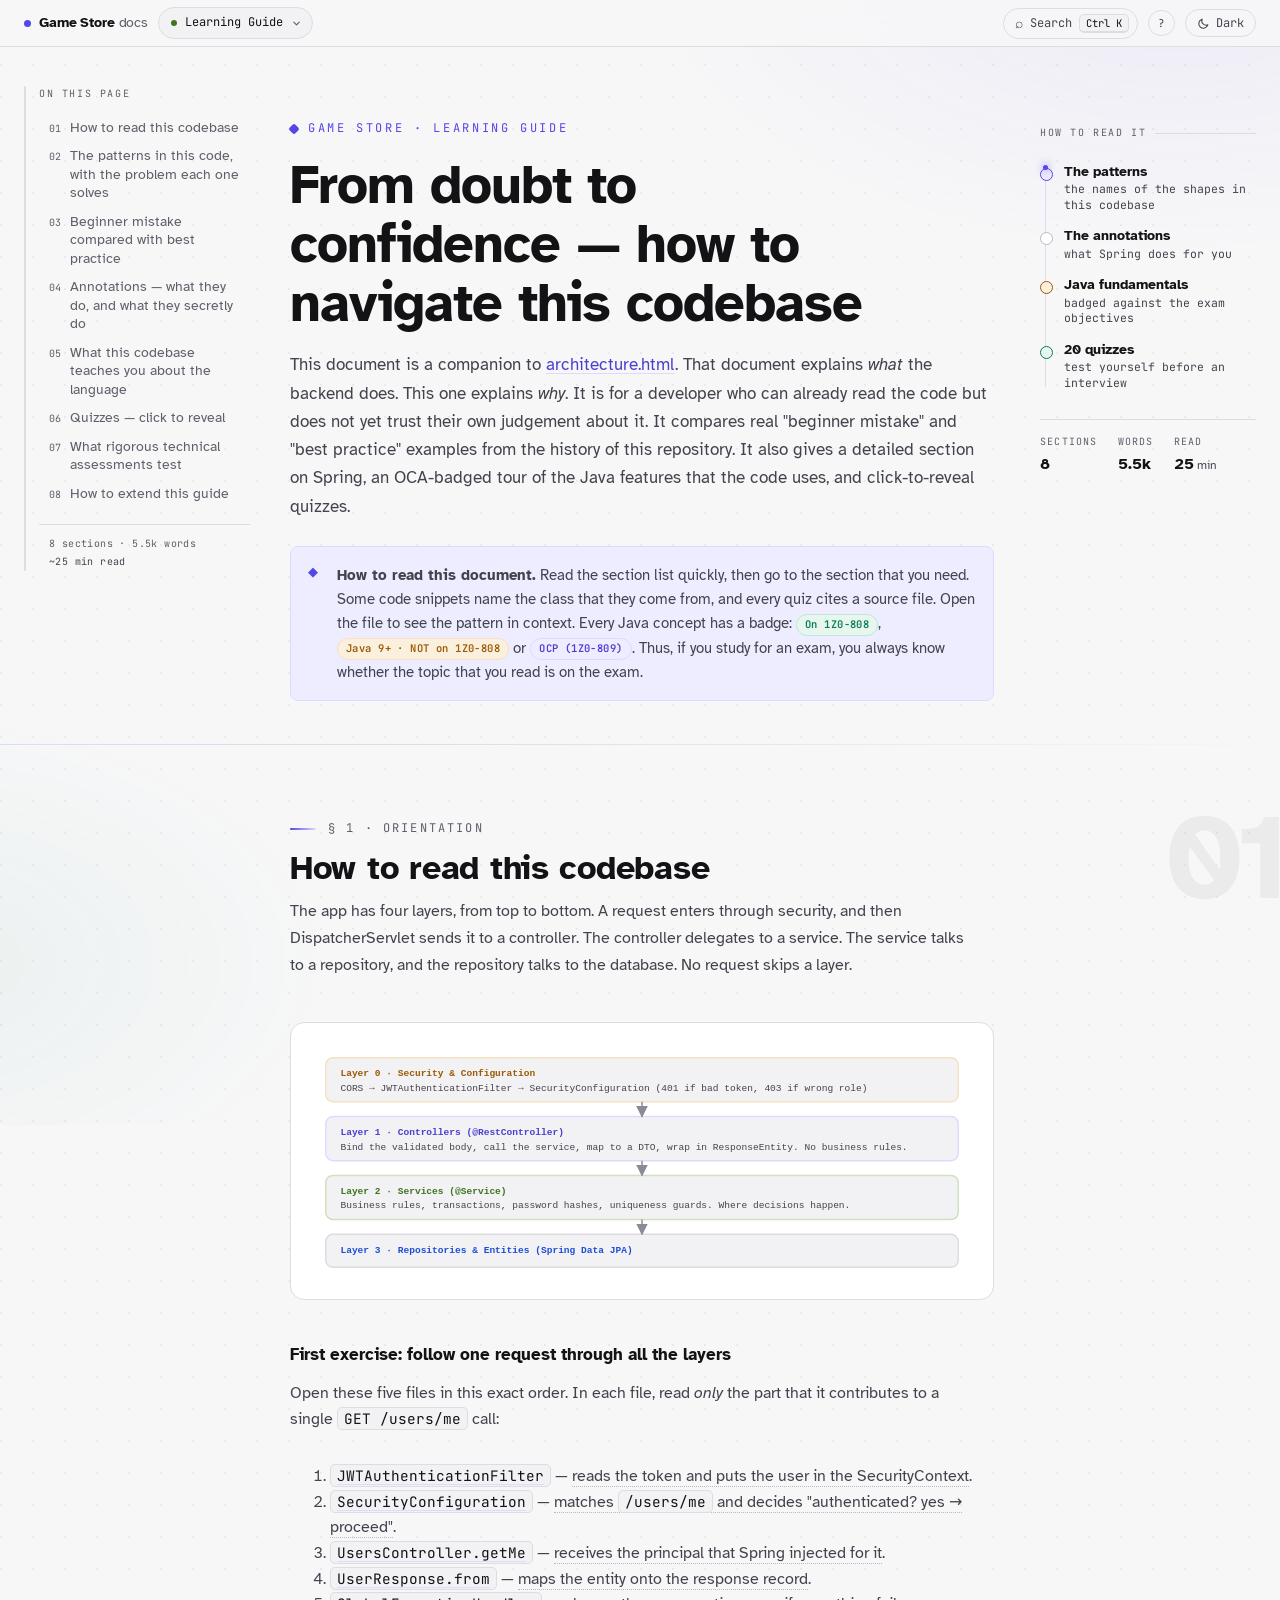
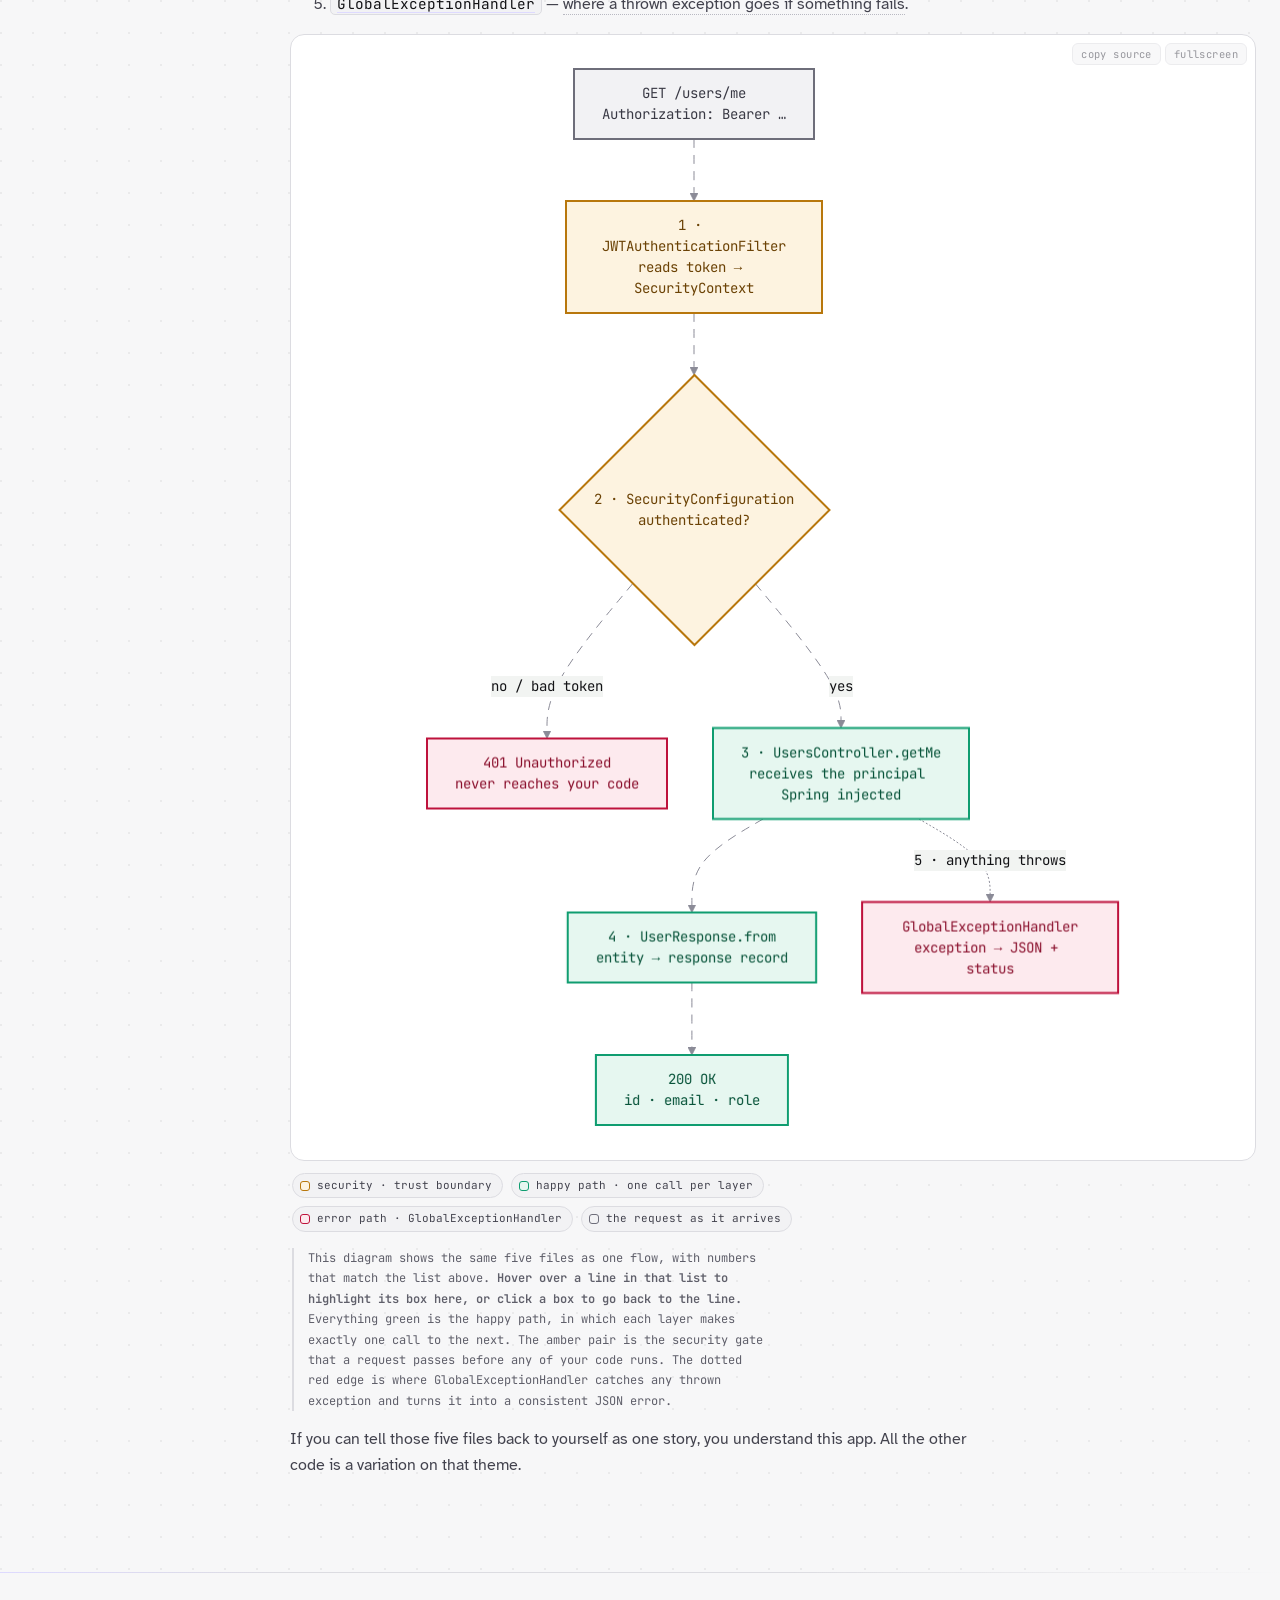
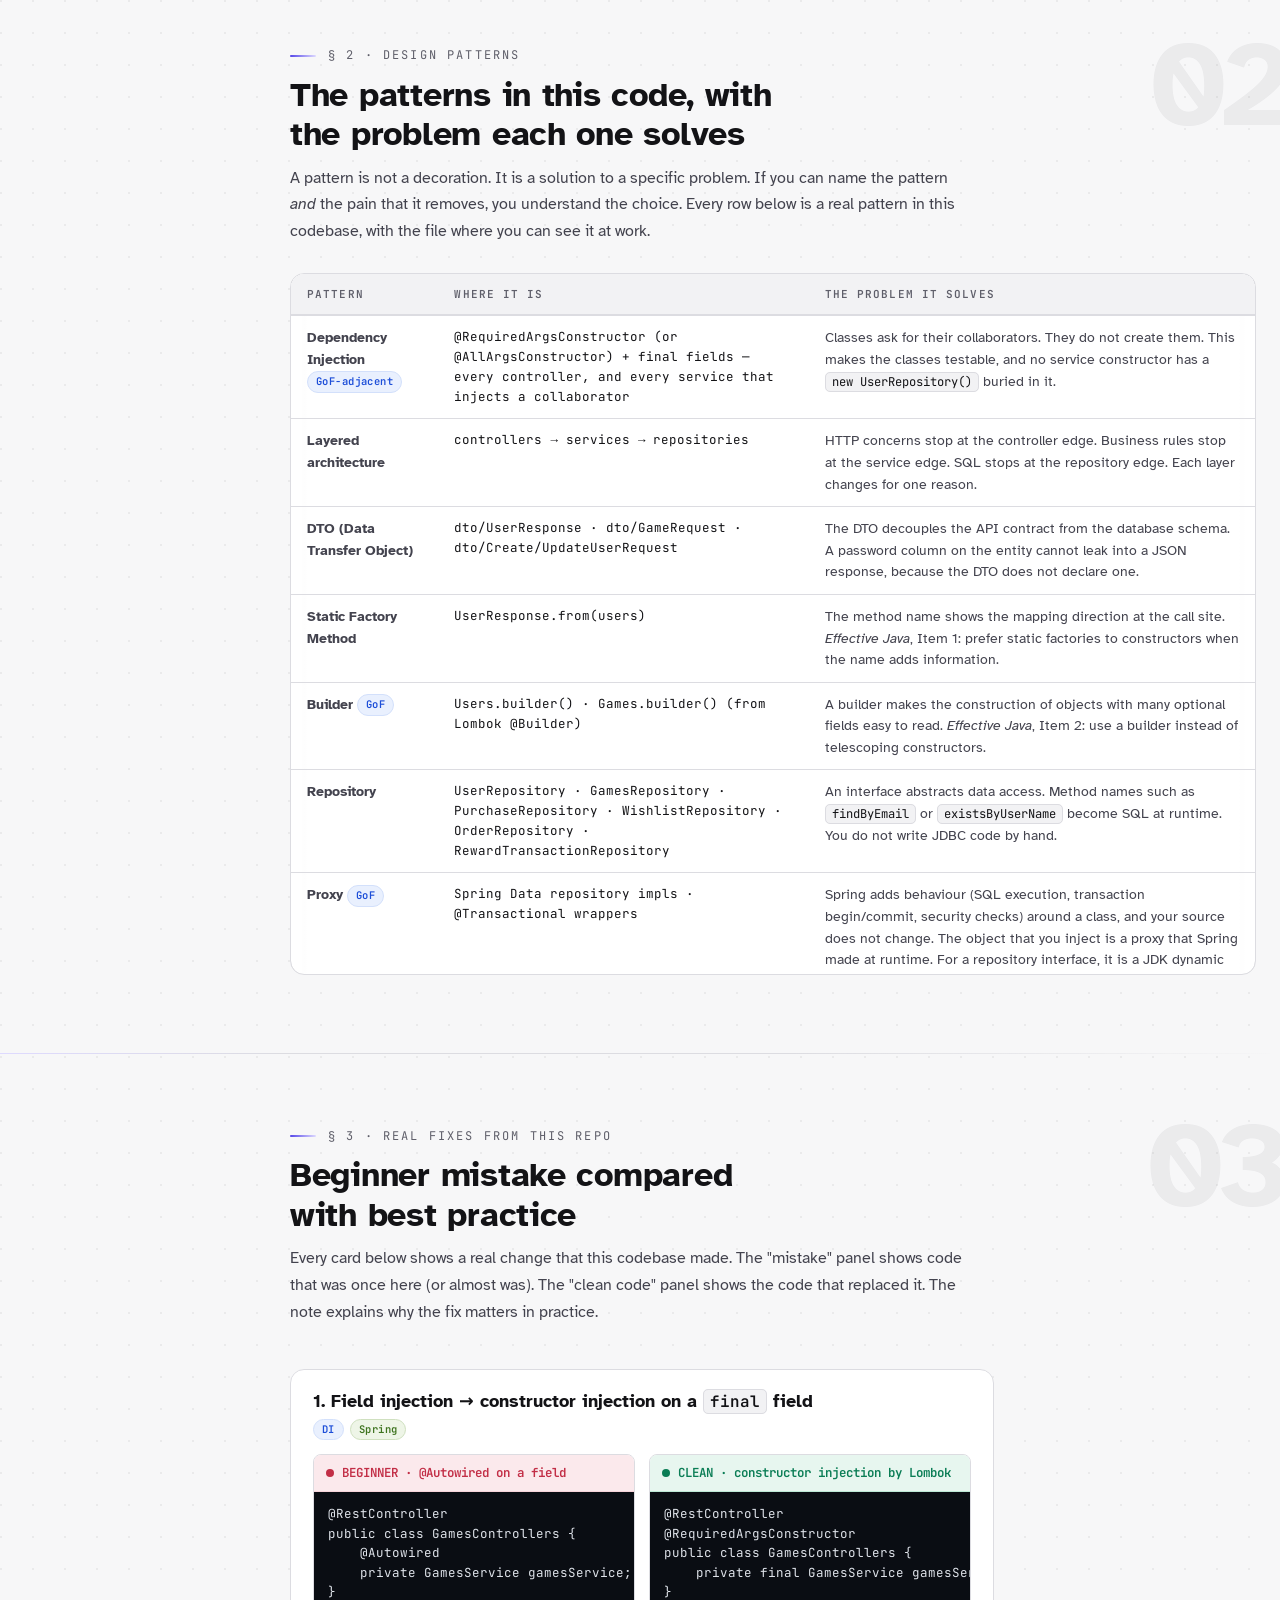
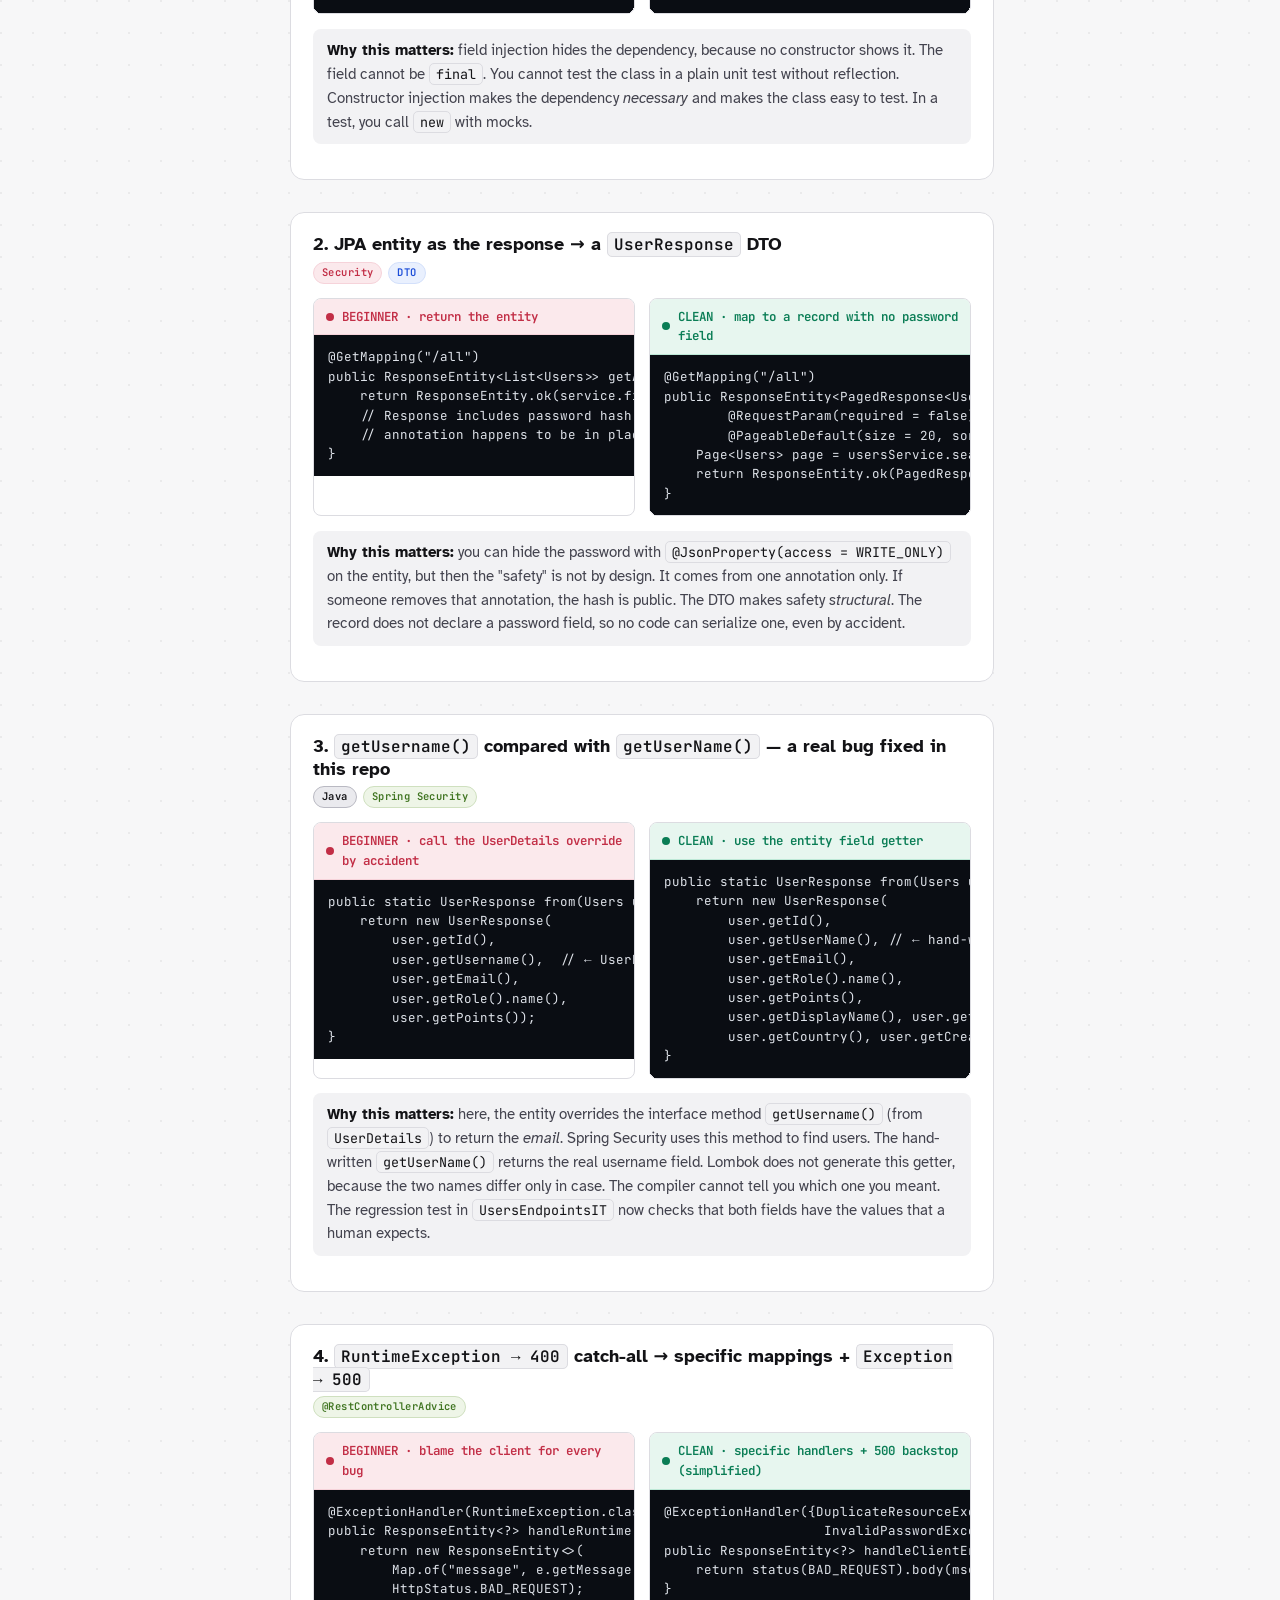
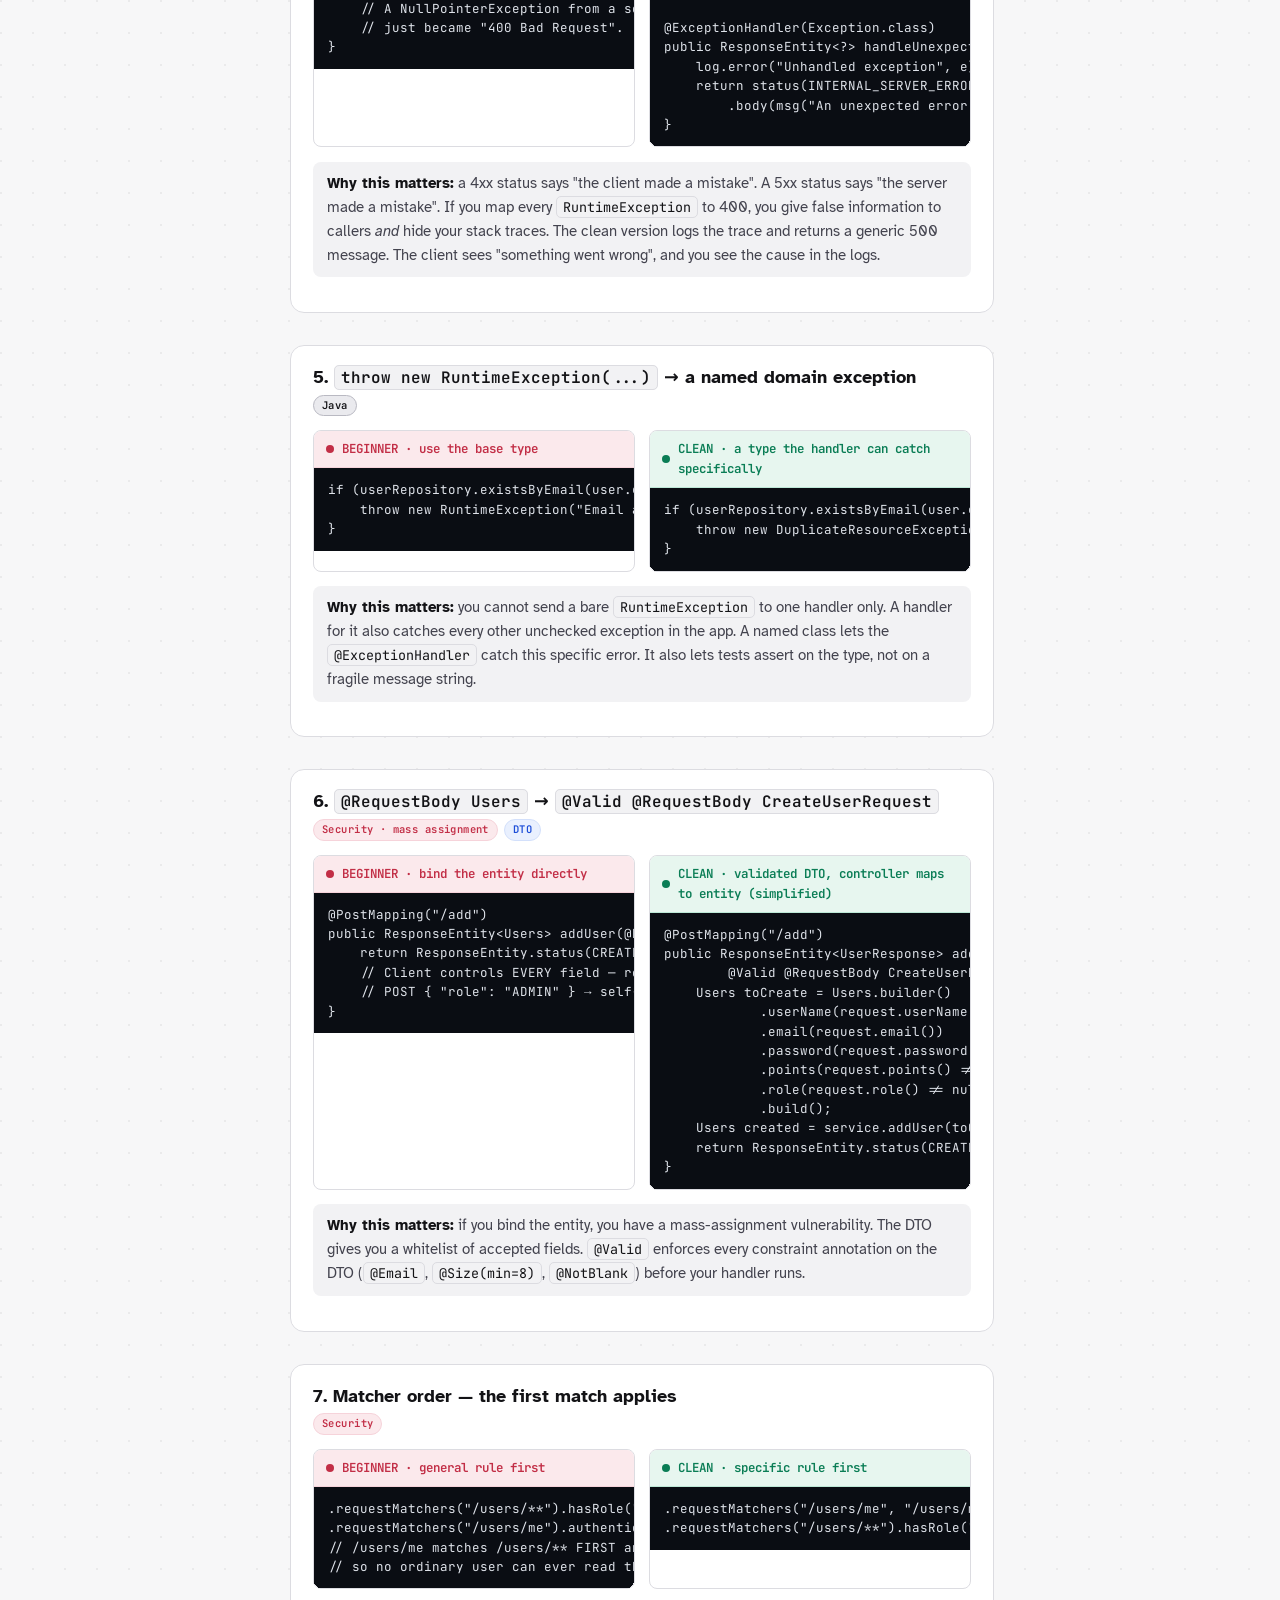
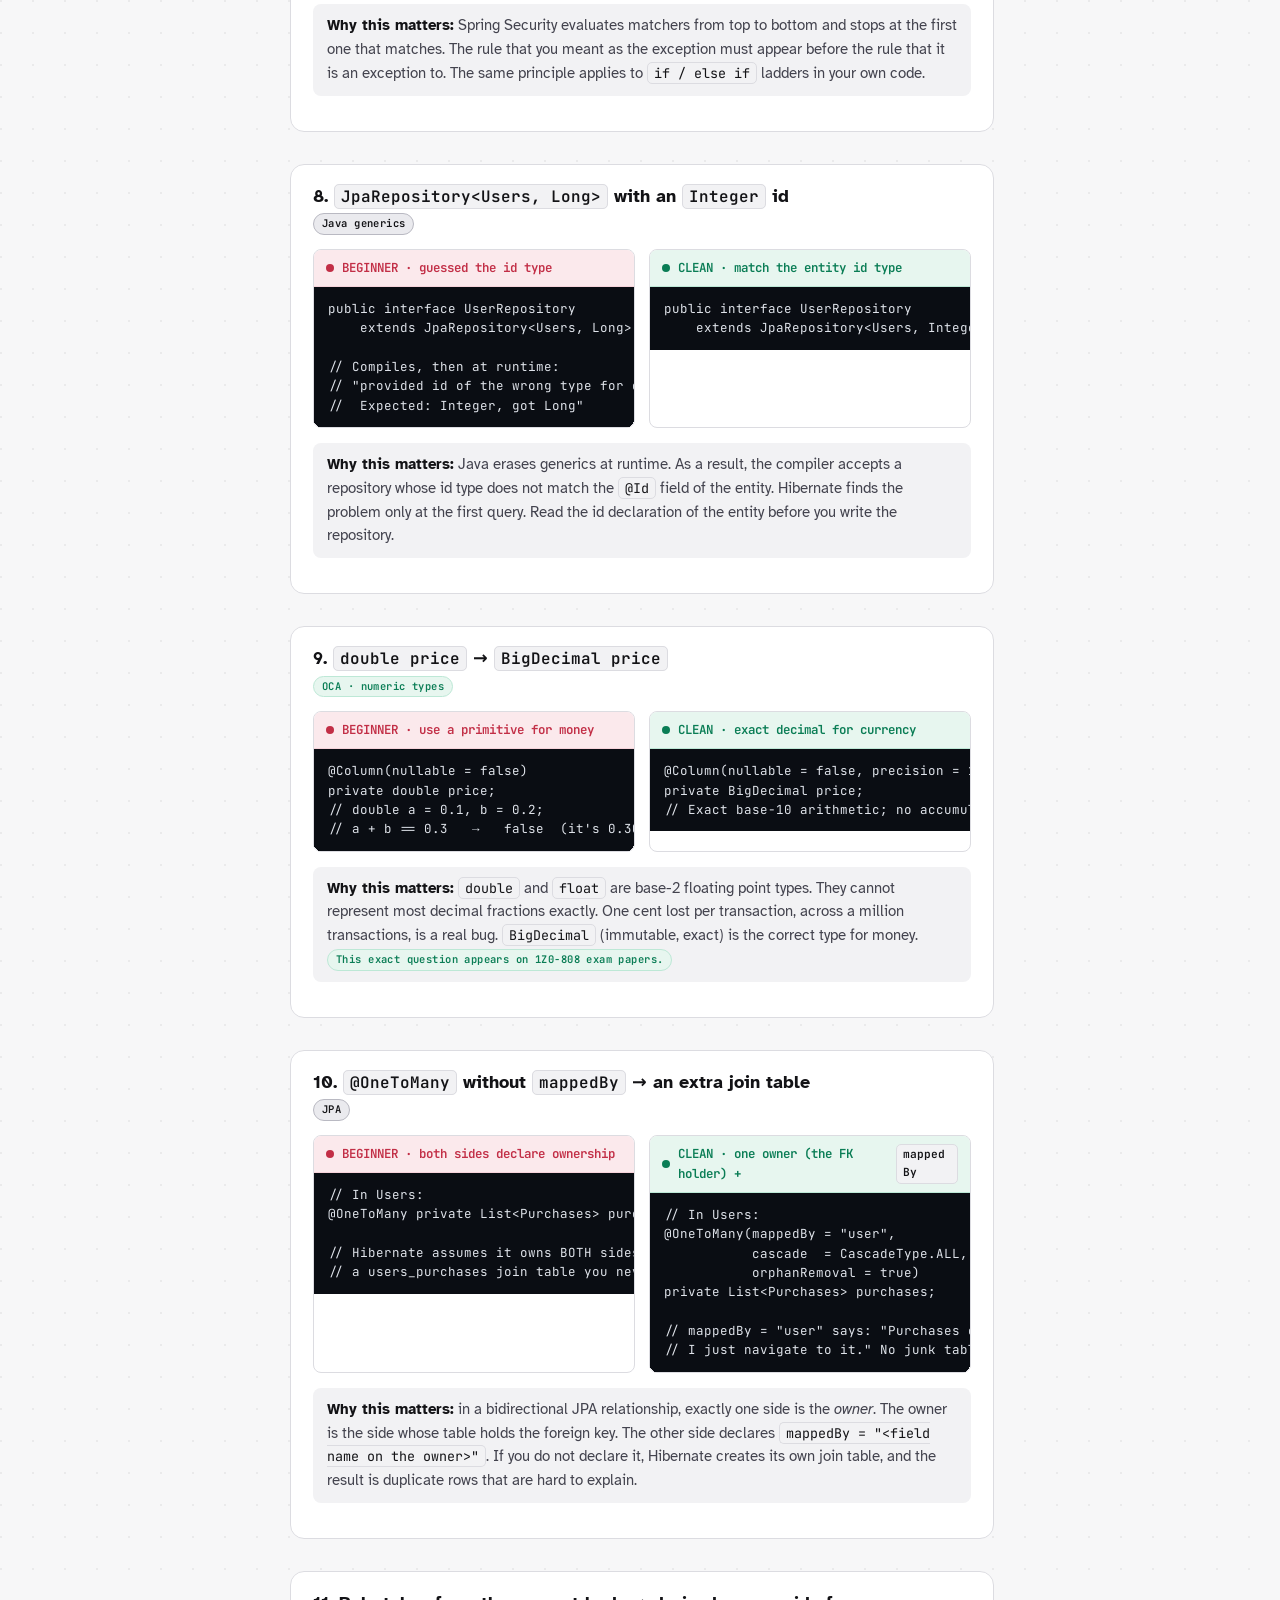
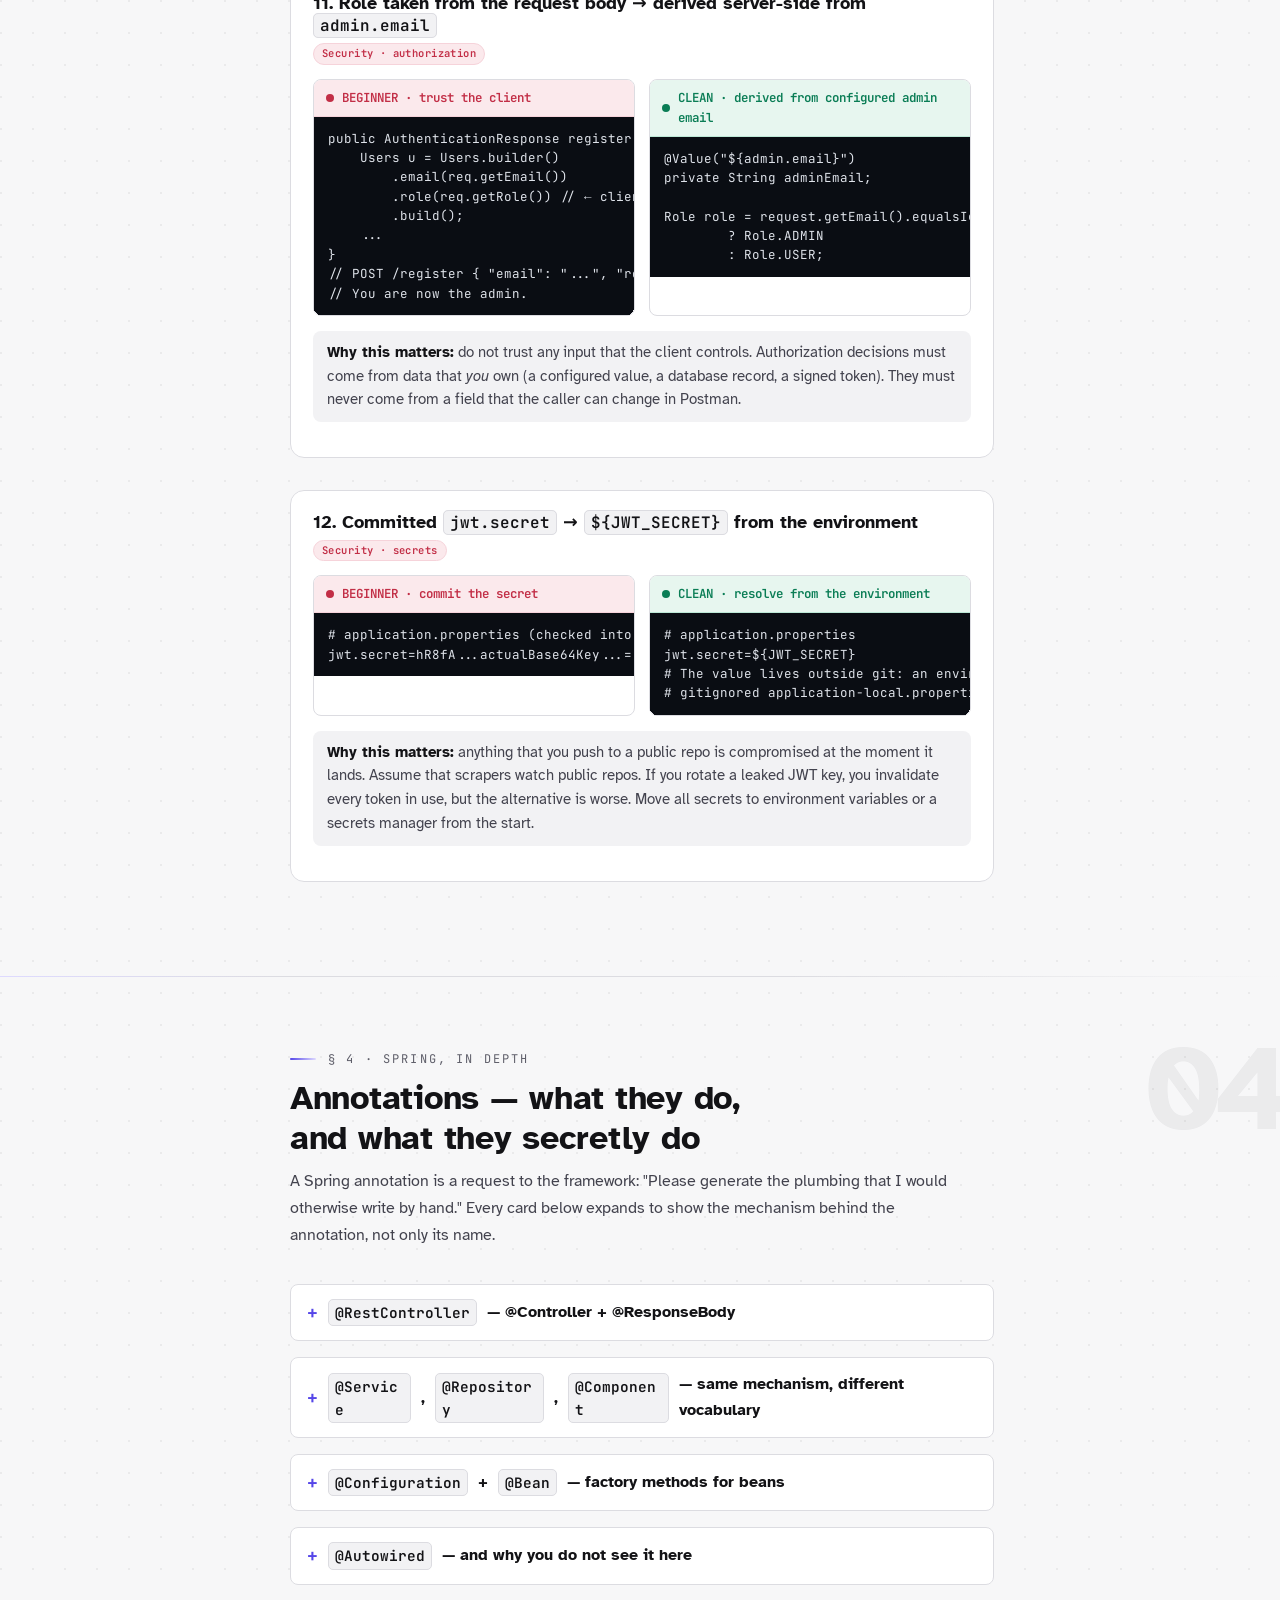
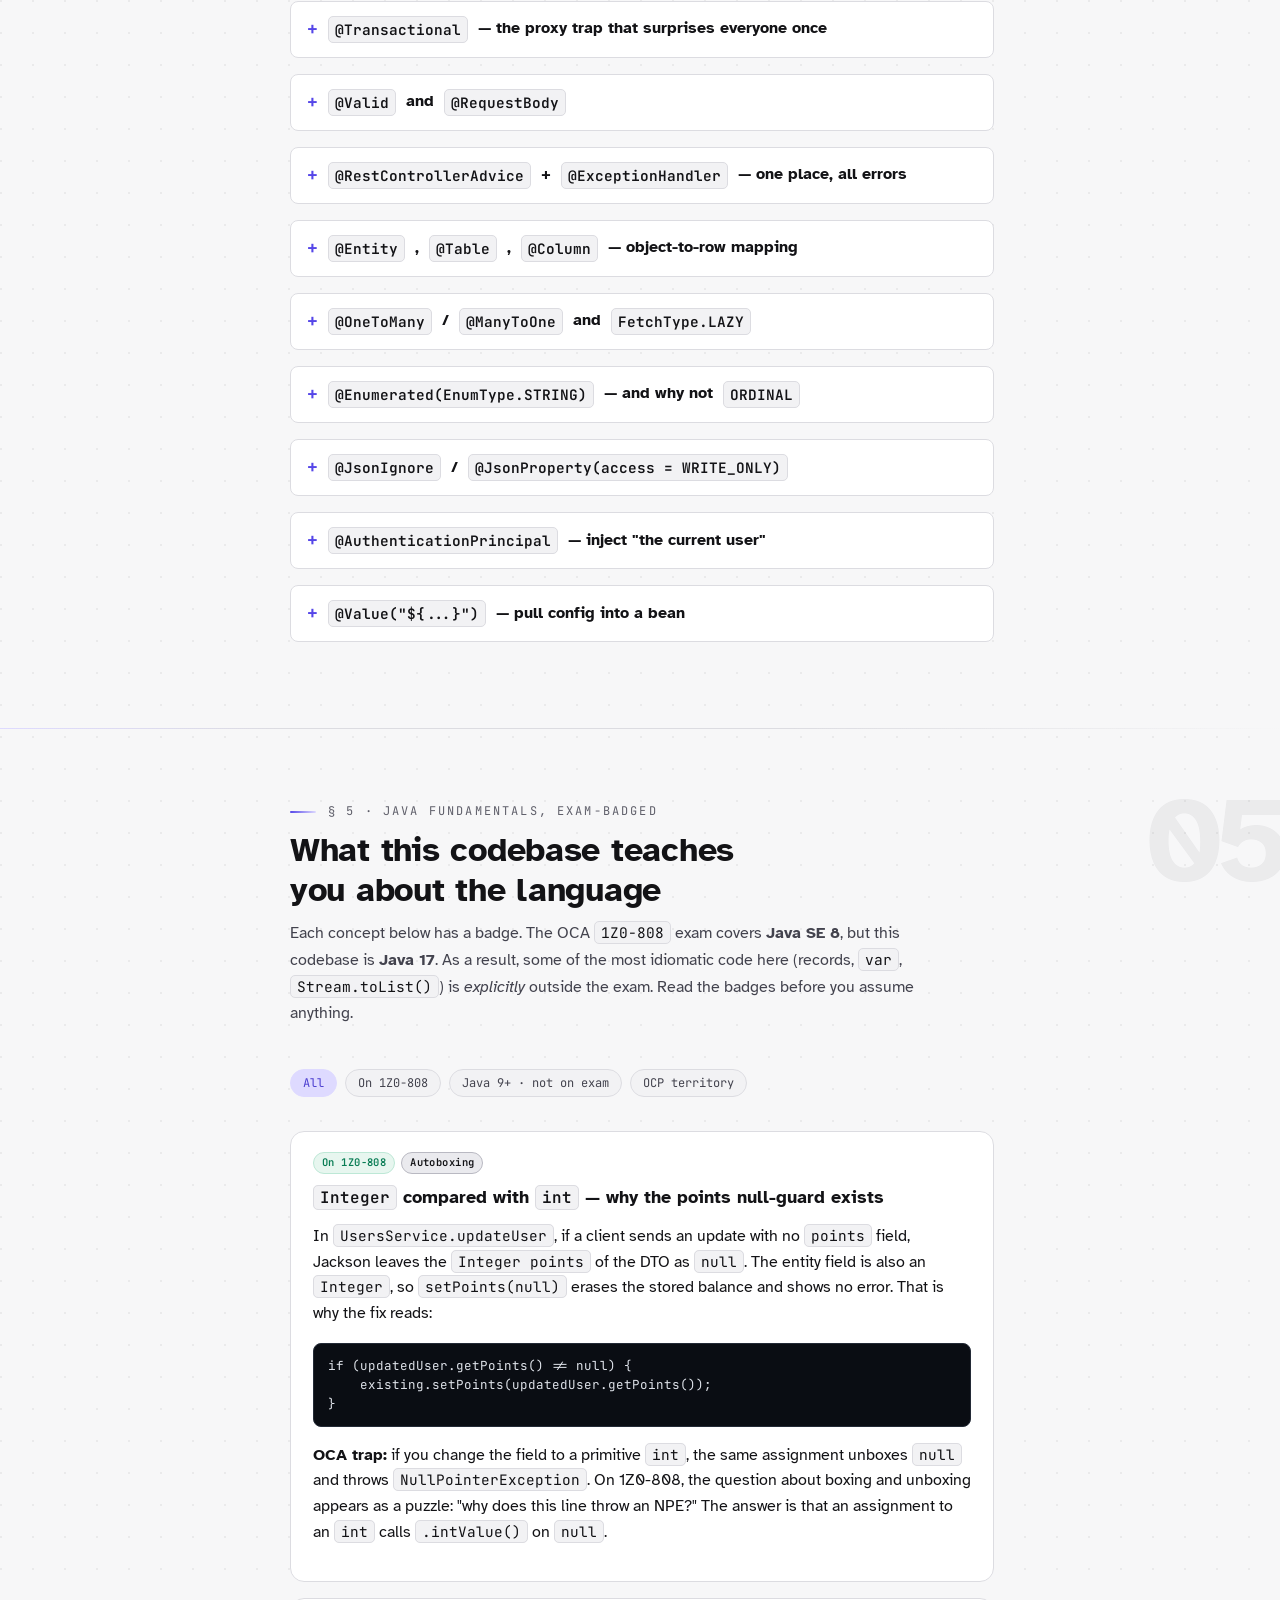
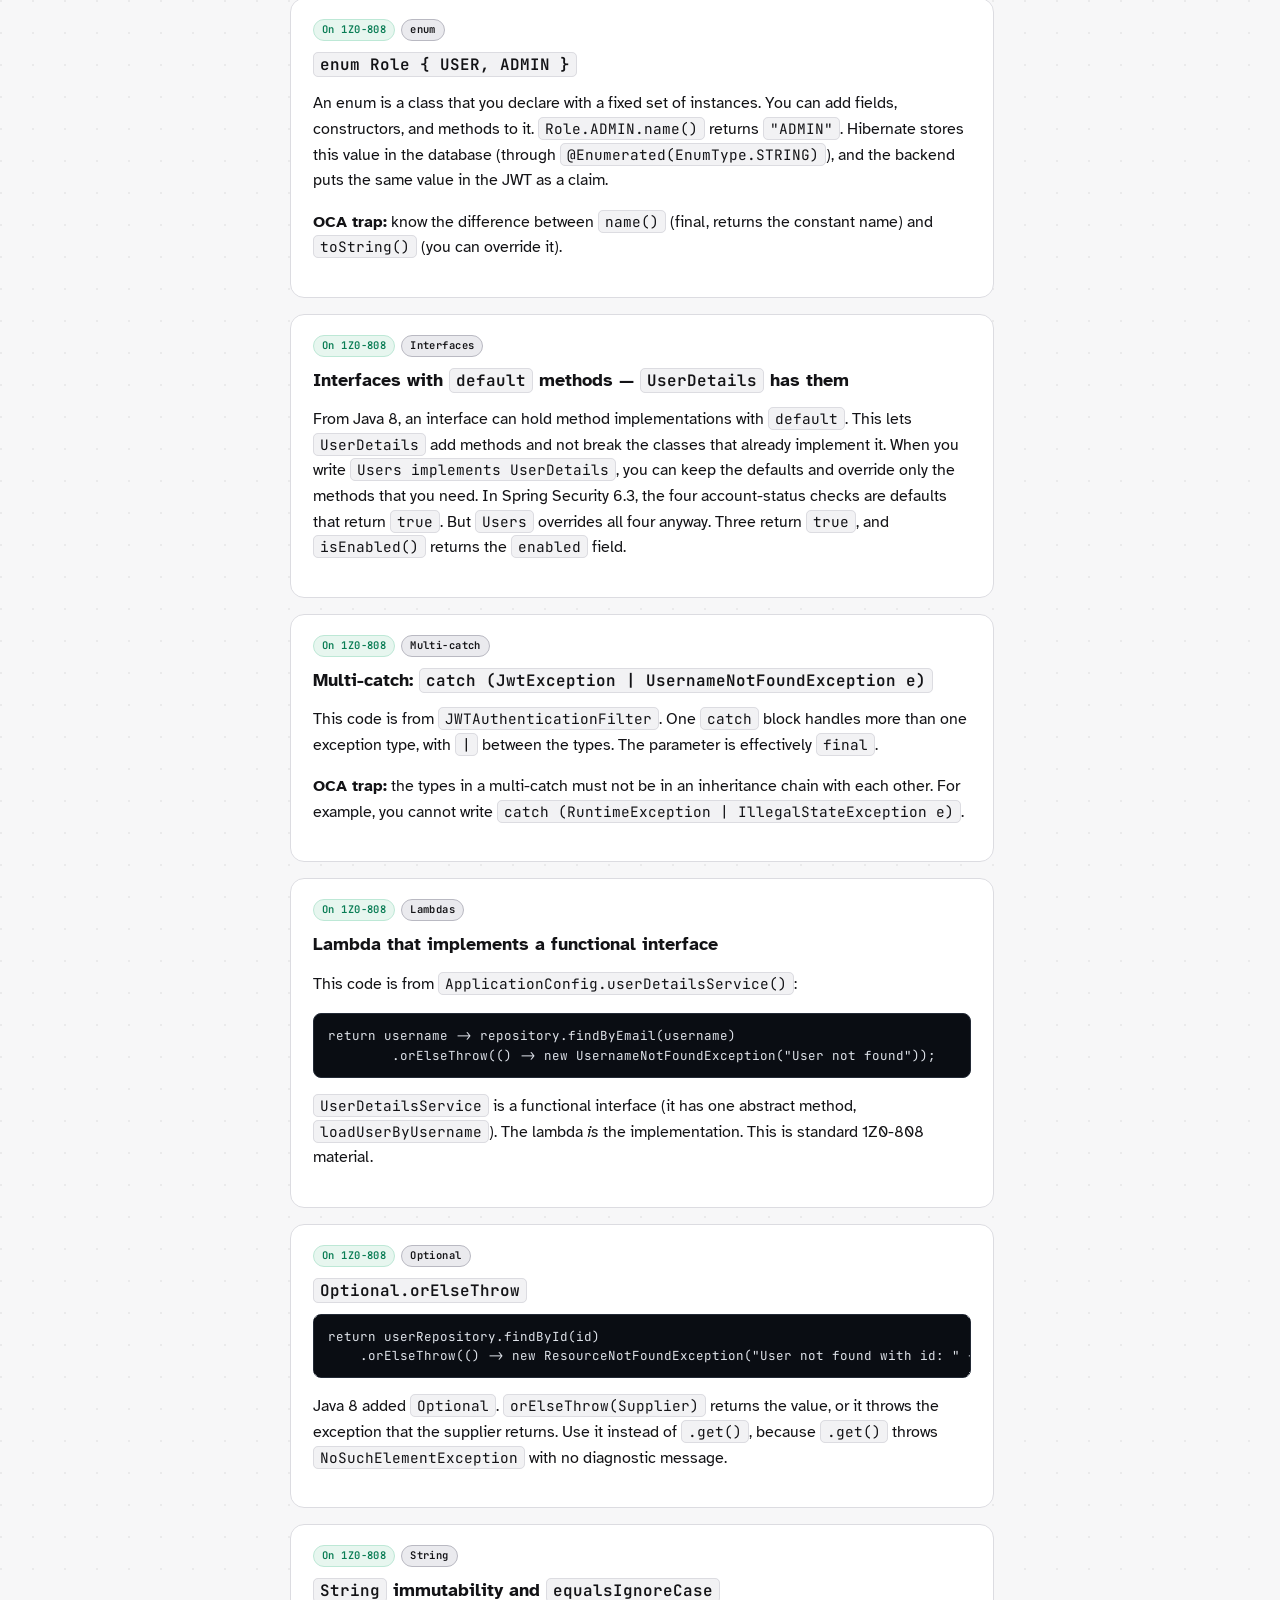
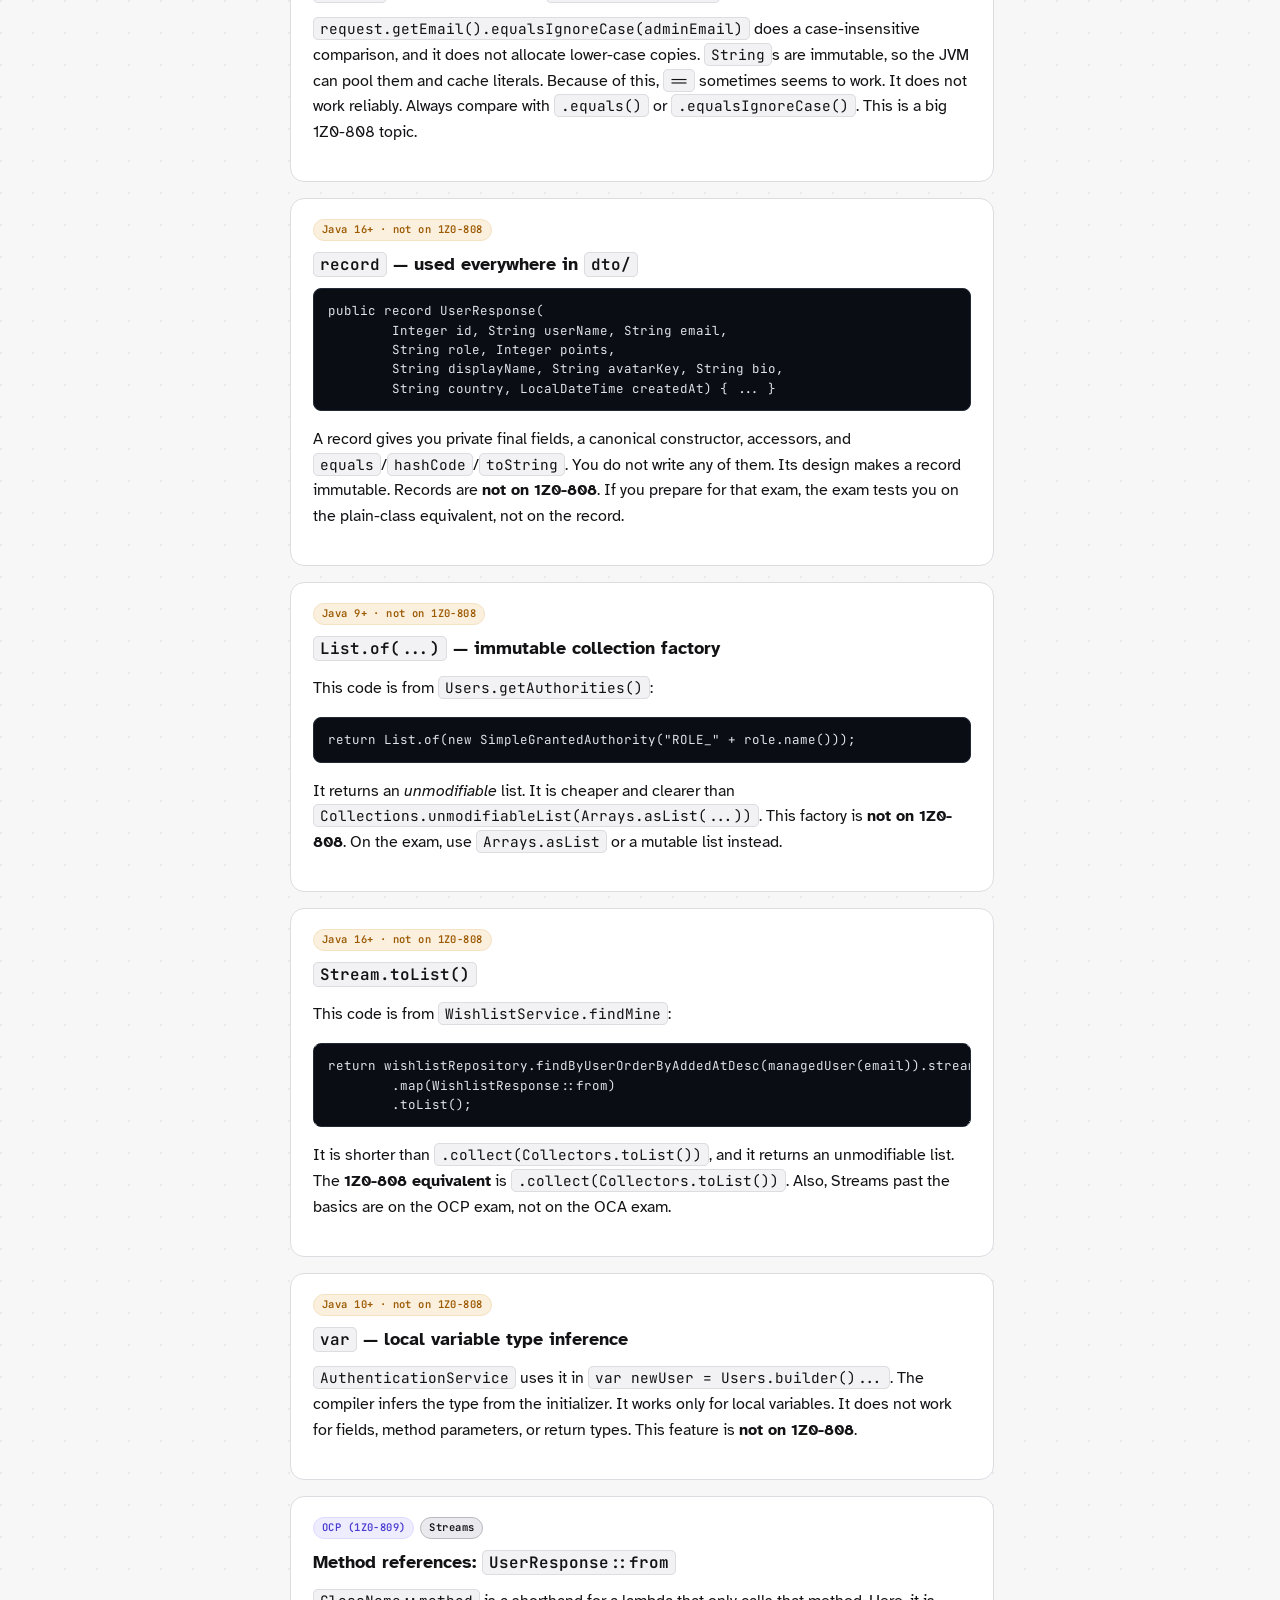
<file: docs/architecture-and-learning-guide.html>
<!doctype html>
<html lang="en" data-gs-doc="be-learn">
<head>
<meta charset="utf-8" />
<meta name="viewport" content="width=device-width, initial-scale=1" />
<title>Game Store — Architecture & Learning Guide</title>
<script>
  /* Pre-paint theme apply — runs BEFORE the stylesheet parses so the page
     never flashes the wrong scheme. Deliberately isolated from chrome.js
     (which runs after DOM ready) and deliberately unstyled.
     Always pins data-theme so light-dark() and the Mermaid palette agree. */
  try {
    var t = localStorage.getItem("gs-docs-theme");
    if (t !== "light" && t !== "dark") {
      t = window.matchMedia && window.matchMedia("(prefers-color-scheme: light)").matches ? "light" : "dark";
    }
    document.documentElement.dataset.theme = t;
  } catch (e) {}
</script>
<!-- GS:CORE-CSS:START -->
<style>
/* ══════════════════════════════════════════════════════════════════
   GENERATED — edit docs/_src/core.css and run: node docs/_src/stamp.mjs
   Layers: fonts + core + learning + tables + diagram
   ══════════════════════════════════════════════════════════════════ */

/* Generated by vendor.mjs — do not edit. Paths are relative to the document,
   which is why they read "fonts/..." and not "vendor/fonts/...": core.css is
   inlined INTO the document, so url() resolves against the HTML file. */

@font-face {
  font-family: 'Atkinson Hyperlegible';
  font-style: italic;
  font-weight: 400;
  font-display: swap;
  src: url("vendor/fonts/atkinson-hyperlegible-400i-latin-ext.woff2") format('woff2');
  unicode-range: U+0100-02BA, U+02BD-02C5, U+02C7-02CC, U+02CE-02D7, U+02DD-02FF, U+0304, U+0308, U+0329, U+1D00-1DBF, U+1E00-1E9F, U+1EF2-1EFF, U+2020, U+20A0-20AB, U+20AD-20C0, U+2113, U+2C60-2C7F, U+A720-A7FF;
}
@font-face {
  font-family: 'Atkinson Hyperlegible';
  font-style: italic;
  font-weight: 400;
  font-display: swap;
  src: url("vendor/fonts/atkinson-hyperlegible-400i-latin.woff2") format('woff2');
  unicode-range: U+0000-00FF, U+0131, U+0152-0153, U+02BB-02BC, U+02C6, U+02DA, U+02DC, U+0304, U+0308, U+0329, U+2000-206F, U+20AC, U+2122, U+2191, U+2193, U+2212, U+2215, U+FEFF, U+FFFD;
}
@font-face {
  font-family: 'Atkinson Hyperlegible';
  font-style: italic;
  font-weight: 700;
  font-display: swap;
  src: url("vendor/fonts/atkinson-hyperlegible-700i-latin-ext.woff2") format('woff2');
  unicode-range: U+0100-02BA, U+02BD-02C5, U+02C7-02CC, U+02CE-02D7, U+02DD-02FF, U+0304, U+0308, U+0329, U+1D00-1DBF, U+1E00-1E9F, U+1EF2-1EFF, U+2020, U+20A0-20AB, U+20AD-20C0, U+2113, U+2C60-2C7F, U+A720-A7FF;
}
@font-face {
  font-family: 'Atkinson Hyperlegible';
  font-style: italic;
  font-weight: 700;
  font-display: swap;
  src: url("vendor/fonts/atkinson-hyperlegible-700i-latin.woff2") format('woff2');
  unicode-range: U+0000-00FF, U+0131, U+0152-0153, U+02BB-02BC, U+02C6, U+02DA, U+02DC, U+0304, U+0308, U+0329, U+2000-206F, U+20AC, U+2122, U+2191, U+2193, U+2212, U+2215, U+FEFF, U+FFFD;
}
@font-face {
  font-family: 'Atkinson Hyperlegible';
  font-style: normal;
  font-weight: 400;
  font-display: swap;
  src: url("vendor/fonts/atkinson-hyperlegible-400-latin-ext.woff2") format('woff2');
  unicode-range: U+0100-02BA, U+02BD-02C5, U+02C7-02CC, U+02CE-02D7, U+02DD-02FF, U+0304, U+0308, U+0329, U+1D00-1DBF, U+1E00-1E9F, U+1EF2-1EFF, U+2020, U+20A0-20AB, U+20AD-20C0, U+2113, U+2C60-2C7F, U+A720-A7FF;
}
@font-face {
  font-family: 'Atkinson Hyperlegible';
  font-style: normal;
  font-weight: 400;
  font-display: swap;
  src: url("vendor/fonts/atkinson-hyperlegible-400-latin.woff2") format('woff2');
  unicode-range: U+0000-00FF, U+0131, U+0152-0153, U+02BB-02BC, U+02C6, U+02DA, U+02DC, U+0304, U+0308, U+0329, U+2000-206F, U+20AC, U+2122, U+2191, U+2193, U+2212, U+2215, U+FEFF, U+FFFD;
}
@font-face {
  font-family: 'Atkinson Hyperlegible';
  font-style: normal;
  font-weight: 700;
  font-display: swap;
  src: url("vendor/fonts/atkinson-hyperlegible-700-latin-ext.woff2") format('woff2');
  unicode-range: U+0100-02BA, U+02BD-02C5, U+02C7-02CC, U+02CE-02D7, U+02DD-02FF, U+0304, U+0308, U+0329, U+1D00-1DBF, U+1E00-1E9F, U+1EF2-1EFF, U+2020, U+20A0-20AB, U+20AD-20C0, U+2113, U+2C60-2C7F, U+A720-A7FF;
}
@font-face {
  font-family: 'Atkinson Hyperlegible';
  font-style: normal;
  font-weight: 700;
  font-display: swap;
  src: url("vendor/fonts/atkinson-hyperlegible-700-latin.woff2") format('woff2');
  unicode-range: U+0000-00FF, U+0131, U+0152-0153, U+02BB-02BC, U+02C6, U+02DA, U+02DC, U+0304, U+0308, U+0329, U+2000-206F, U+20AC, U+2122, U+2191, U+2193, U+2212, U+2215, U+FEFF, U+FFFD;
}
@font-face {
  font-family: 'JetBrains Mono';
  font-style: normal;
  font-weight: 400;
  font-display: swap;
  src: url("vendor/fonts/jetbrains-mono-400-latin-ext.woff2") format('woff2');
  unicode-range: U+0100-02BA, U+02BD-02C5, U+02C7-02CC, U+02CE-02D7, U+02DD-02FF, U+0304, U+0308, U+0329, U+1D00-1DBF, U+1E00-1E9F, U+1EF2-1EFF, U+2020, U+20A0-20AB, U+20AD-20C0, U+2113, U+2C60-2C7F, U+A720-A7FF;
}
@font-face {
  font-family: 'JetBrains Mono';
  font-style: normal;
  font-weight: 400;
  font-display: swap;
  src: url("vendor/fonts/jetbrains-mono-400-latin.woff2") format('woff2');
  unicode-range: U+0000-00FF, U+0131, U+0152-0153, U+02BB-02BC, U+02C6, U+02DA, U+02DC, U+0304, U+0308, U+0329, U+2000-206F, U+20AC, U+2122, U+2191, U+2193, U+2212, U+2215, U+FEFF, U+FFFD;
}
@font-face {
  font-family: 'JetBrains Mono';
  font-style: normal;
  font-weight: 500;
  font-display: swap;
  src: url("vendor/fonts/jetbrains-mono-500-latin-ext.woff2") format('woff2');
  unicode-range: U+0100-02BA, U+02BD-02C5, U+02C7-02CC, U+02CE-02D7, U+02DD-02FF, U+0304, U+0308, U+0329, U+1D00-1DBF, U+1E00-1E9F, U+1EF2-1EFF, U+2020, U+20A0-20AB, U+20AD-20C0, U+2113, U+2C60-2C7F, U+A720-A7FF;
}
@font-face {
  font-family: 'JetBrains Mono';
  font-style: normal;
  font-weight: 500;
  font-display: swap;
  src: url("vendor/fonts/jetbrains-mono-500-latin.woff2") format('woff2');
  unicode-range: U+0000-00FF, U+0131, U+0152-0153, U+02BB-02BC, U+02C6, U+02DA, U+02DC, U+0304, U+0308, U+0329, U+2000-206F, U+20AC, U+2122, U+2191, U+2193, U+2212, U+2215, U+FEFF, U+FFFD;
}
@font-face {
  font-family: 'JetBrains Mono';
  font-style: normal;
  font-weight: 600;
  font-display: swap;
  src: url("vendor/fonts/jetbrains-mono-600-latin-ext.woff2") format('woff2');
  unicode-range: U+0100-02BA, U+02BD-02C5, U+02C7-02CC, U+02CE-02D7, U+02DD-02FF, U+0304, U+0308, U+0329, U+1D00-1DBF, U+1E00-1E9F, U+1EF2-1EFF, U+2020, U+20A0-20AB, U+20AD-20C0, U+2113, U+2C60-2C7F, U+A720-A7FF;
}
@font-face {
  font-family: 'JetBrains Mono';
  font-style: normal;
  font-weight: 600;
  font-display: swap;
  src: url("vendor/fonts/jetbrains-mono-600-latin.woff2") format('woff2');
  unicode-range: U+0000-00FF, U+0131, U+0152-0153, U+02BB-02BC, U+02C6, U+02DA, U+02DC, U+0304, U+0308, U+0329, U+2000-206F, U+20AC, U+2122, U+2191, U+2193, U+2212, U+2215, U+FEFF, U+FFFD;
}


/* ═══════════════════════════════════════════════════════════════════════════
   core.css — the layer every Game Store document gets
   ═══════════════════════════════════════════════════════════════════════════

   SOURCE FILE. Do not edit the copy inside an HTML document — that copy sits
   between <!-- GS:CORE-CSS:START --> and :END and is overwritten wholesale by

     node docs/_src/stamp.mjs

   ── Why this file exists ─────────────────────────────────────────────────
   The six documents each carried their own inline <style>: 3,184 lines in
   total, of which 39 selectors appeared in all six and another 25 in four or
   five. Those copies had already drifted apart in ways nobody chose. The
   backend roadmap had been given a design pass (side-tab accents dropped, bars
   moved from `width` to `transform`) that the frontend roadmap never received,
   so two files describing the same kind of thing no longer looked or behaved
   alike. Where the copies disagreed, the *newer, documented* decision won and
   is what you see below.

   ── Layers ───────────────────────────────────────────────────────────────
     1. Tokens          colour, type, geometry — the theming contract
     2. Base            reset, document, typography, links, code
     3. Chrome          doc switcher, subnav, progress, back-to-top, reveal
     4. Furniture       hero, kpis, chips, kickers, captions, footer
     5. Mermaid motion  animation over Mermaid's SVG output
     6. Responsive
     7. Print

   Component styles that only some documents need (diagrams, roadmap cards,
   quizzes, tables) live in _src/components/ and are opted into per document
   in docs.manifest.mjs.
   ═══════════════════════════════════════════════════════════════════════════ */


/* ───────────────────────────────────────────────────────────────────────────
   1. TOKENS
   ───────────────────────────────────────────────────────────────────────────

   Every colour is declared ONCE with light-dark(). `color-scheme` decides
   which half wins, so a theme switch is a one-property change instead of a
   parallel table of overrides that drift apart. The previous arrangement
   restated ~45 tokens in four places per file — 6 files × 4 blocks was the
   real reason the docs had quietly diverged from each other.

     :root                     → color-scheme: light dark  (follows the OS)
     :root[data-theme="light"] → pinned light  (viewer's explicit choice)
     :root[data-theme="dark"]  → pinned dark

   --scheme stays a plain string token because light-dark() only accepts
   <color> values, and the Mermaid bootstrap reads it with one
   getComputedStyle call to pick its matching diagram palette.

   ── Palette note ──
   The surfaces are neutral graphite, not the old #0d1016 navy. The navy sat
   only ~25° away from the indigo accent, so the brand colour never actually
   read as a colour — it dissolved into its own background. Pulling the ground
   to a near-neutral (blue channel never more than ~4 points above red) leaves
   indigo the only real hue on the page above the semantic diagram colours,
   which is what an accent is for.
   ─────────────────────────────────────────────────────────────────────────── */

:root {
  color-scheme: light dark;
  --scheme: dark;

  /* ── Surfaces: graphite ramp ──
     Even steps in lightness so nesting a panel inside a panel inside a
     shell stays legible without borders doing all the work. */
  --bg:        light-dark(#f7f7f8, #0e0e10);
  --panel:     light-dark(#ffffff, #16161a);
  --panel-2:   light-dark(#f2f2f4, #1d1d22);
  --panel-3:   light-dark(#eaeaee, #24242a);
  --line:      light-dark(#dcdce1, #2a2a31);
  --line-2:    light-dark(#b9b9c2, #3a3a44);
  --line-soft: light-dark(#eeeef1, #212127);

  /* catalog-architecture.html speaks "surface"; everything else says
     "panel". Same ramp, both names, so either vocabulary resolves. */
  --surface:   var(--panel);
  --surface-2: var(--panel-2);

  /* ── Ink ──
     --ink-faint carries captions, micro-labels and step eyebrows, so both
     values are set against --panel-3 — the lowest-contrast neutral ground it
     actually lands on, not --panel — and clear 4.5:1 there: 5.2:1 light,
     4.65:1 dark. The old #6b7488 ran at ~4.2:1. Anything faint sitting on a
     *tinted* chip is a separate case and needs the chip's own colour. */
  --ink:       light-dark(#131316, #e7e7ea);
  --ink-soft:  light-dark(#43434e, #a2a2ac);
  --ink-faint: light-dark(#5f5f6a, #8c8c98);

  /* ── Accent: indigo, the app's voice ──
     --accent is not purely decorative here: it carries the step eyebrows and
     layer labels, which are small text. The dark value is therefore set to
     clear 4.5:1 on --panel-3 (4.7:1) rather than to the most saturated indigo
     that still looked good as a border — #7b6cff dropped to 4.3:1 on a panel. */
  --accent:      light-dark(#5546e8, #8b7dff);
  --accent-2:    light-dark(#4c3fd0, #a094ff);
  --accent-dim:  light-dark(#dedaff, #363154);
  --accent-wash: light-dark(#eeecff, #1a1826);
  --on-accent:   light-dark(#ffffff, #0e0e10);

  /* ── Semantic hues ──
     The hue of each is unchanged — they are load-bearing in the diagrams
     and the legend text names them. */
  /* Spring green also labels stage headings and JWT segments, so like amber
     its light value is set for small text on --spring-wash (5.1:1); the
     inherited #4d8b28 sat at 3.7:1 there. */
  --spring:      light-dark(#3f7420, #7cc44a);   /* Spring framework      */
  --spring-dim:  light-dark(#cfe0bf, #2e4520);
  --spring-wash: light-dark(#eef5e7, #161c11);

  --new:      light-dark(#0a7d55, #35d399);      /* added / fast path     */
  --new-dim:  light-dark(#bde8d6, #1e5442);
  --new-wash: light-dark(#e7f6ef, #0f1f19);

  /* Amber is the one semantic hue that also carries small text (the step
     eyebrows), so the light value is nudged darker to clear 4.5:1 on
     --panel-2; #a35f06 landed at 4.47. */
  --auth:      light-dark(#9c5a05, #f5a623);     /* JWT / trust boundary  */
  --auth-dim:  light-dark(#f5e2c2, #4a3a15);
  --auth-wash: light-dark(#faf0dd, #241c0d);

  --danger:      light-dark(#c22e46, #f2687e);   /* failure path / guard  */
  --danger-dim:  light-dark(#f6d3da, #4a2029);
  --danger-wash: light-dark(#fbe9ec, #291217);

  --info:      light-dark(#1d4ed8, #60a5fa);
  --info-dim:  light-dark(#d3e0fb, #1d3557);
  --info-wash: light-dark(#e9f0fe, #101a29);

  --sky:      light-dark(#0369a1, #7dd3fc);      /* HTTP GET / 2xx        */
  --sky-dim:  light-dark(#bcd9ec, #23495e);
  --sky-wash: light-dark(#e3f2fb, #0e2029);

  /* catalog-architecture.html names its hues by colour rather than by role.
     Aliased so one edit still moves both vocabularies. */
  --indigo:       var(--accent-2);
  --indigo-wash:  light-dark(rgba(85,70,232,.07),  rgba(160,148,255,.10));
  --emerald:      var(--new);
  --emerald-wash: light-dark(rgba(10,125,85,.07),  rgba(53,211,153,.09));
  --amber:        var(--auth);
  --amber-wash:   light-dark(rgba(180,83,9,.07),   rgba(245,166,35,.09));
  --rose:         var(--danger);
  --rose-wash:    light-dark(rgba(209,52,79,.07),  rgba(242,104,126,.09));

  /* ── Code surfaces ──
     A terminal stays a terminal: these deliberately do NOT flip, because the
     panels they describe are locked dark in both schemes. Any foreground
     sitting on --code-bg must come from this group — pairing a locked dark
     background with a themed ink is what made snippets unreadable in light
     mode, since --ink resolves to near-black there. --code-ink holds ~13:1
     on --code-bg, --code-ink-faint ~5.4:1. */
  --code-bg:        #0a0d13;
  --code-ink:       #dfe3ea;
  --code-ink-faint: #8b93a3;
  --code-line:      #232a36;
  --code-ok:        #7cc44a;

  /* ── Chrome ── */
  --nav-veil:     light-dark(rgba(247,247,248,.85), rgba(14,14,16,.82));
  --scroll-hover: light-dark(#a0a0ac, #4a4a56);
  --swatch-ring:  light-dark(rgba(19,19,22,.18), rgba(255,255,255,.14));
  --row-odd:      light-dark(#f0f0f3, #202027);
  --row-even:     light-dark(#f8f8fa, #191920);
  --diagram-line: light-dark(#8b8b97, #5a5a68);

  /* Two wide, low-opacity washes behind the page. Kept faint enough that
     they read as depth rather than as a gradient. */
  --glow-a: light-dark(rgba(85,70,232,.07), rgba(123,108,255,.14));
  --glow-b: light-dark(rgba(10,125,85,.05), rgba(53,211,153,.07));

  /* ── Elevation ──
     light-dark() returns a <color>, so it nests inside a shadow value. */
  --shadow-sm: 0 1px 2px    light-dark(rgba(16,20,32,.06), rgba(0,0,0,.30));
  --shadow-md: 0 6px 20px -6px  light-dark(rgba(16,20,32,.16), rgba(0,0,0,.52));
  --shadow-lg: 0 20px 52px -14px light-dark(rgba(16,20,32,.22), rgba(0,0,0,.64));
  --ring: 0 0 0 3px light-dark(rgba(85,70,232,.35), rgba(123,108,255,.42));

  /* ── Geometry & type ── */
  --radius: 14px;
  --radius-sm: 8px;
  --maxw: 1140px;
  --nav-h: 56px;
  --ease: cubic-bezier(.2,.7,.3,1);

  /* Type floor: nothing in the set is set below 10px. The micro-labels were
     drawn at 9 and 9.5px, which reads as a texture rather than as words at
     arm's length — and they are the labels carrying the structure (kinds,
     roles, section numbers, badges), so they are exactly the text a reader
     is least able to guess from context. */
  --mono: "JetBrains Mono", ui-monospace, "Cascadia Code", "SF Mono",
          "Roboto Mono", Menlo, Consolas, monospace;
  /* Atkinson Hyperlegible — letterforms drawn for maximum legibility.
     Ships only 400/700, so heading weights are normalised to those. */
  --display: "Atkinson Hyperlegible", system-ui, sans-serif;
  --body:    "Atkinson Hyperlegible", system-ui, sans-serif;
  --sans:    var(--body);

  /* ── Ground texture & pointer light ──
     --grid-ink draws the faint engineering grid behind the page; --spot is
     the pointer-tracking highlight every card shares. Both are deliberately
     below the threshold where they read as a pattern: the grid should be
     felt at a glance and only resolve into dots when you look for it. */
  --grid-ink: light-dark(rgba(19,19,22,.055), rgba(255,255,255,.034));
  --spot:     light-dark(rgba(85,70,232,.10),  rgba(139,125,255,.15));
  --veil:     light-dark(rgba(16,20,32,.44),   rgba(0,0,0,.64));

  /* ── Shell geometry ──
     Three tracks: an outline rail, a prose column pinned to a readable
     measure, and the space left over on the right, which figures bleed into.
     --rail-left is measured from the live shell by chrome.js, because the
     rail is fixed and `50vw` disagrees with a centred block by the width of
     the scrollbar. It falls back to the page gutter if that never runs. */
  --shell-maxw: 1360px;
  --prose-w:    704px;
  --rail-w:     226px;
  --rail-gap:   40px;
  --shell-pad:  24px;
  --rail-left:  var(--shell-pad);
  /* --bar-h is the top bar; --nav-h (declared above) is the section strip.
     --sticky-h is what is actually stuck to the top of the viewport, and so
     how much clearance a jump target needs. Above the rail breakpoint the
     strip is gone and only the bar remains — restated in §6. */
  --bar-h:      46px;
  --sticky-h:   calc(var(--bar-h) + var(--nav-h));
}

/* The viewer's explicit choice outranks the OS, in both directions.
   Restate EVERY light-dark() token so the page never depends on the browser
   resolving light-dark() correctly against color-scheme — some engines
   (Brave on dark OS) ignore the inherited color-scheme and resolve
   light-dark() from the OS preference instead. */
:root[data-theme="light"] {
  color-scheme: light;
  --scheme: light;

  --bg:#f7f7f8; --panel:#ffffff; --panel-2:#f2f2f4; --panel-3:#eaeaee;
  --line:#dcdce1; --line-2:#b9b9c2; --line-soft:#eeeef1;
  --ink:#131316; --ink-soft:#43434e; --ink-faint:#5f5f6a;

  --accent:#5546e8; --accent-2:#4c3fd0; --accent-dim:#dedaff;
  --accent-wash:#eeecff; --on-accent:#ffffff;

  --spring:#3f7420; --spring-dim:#cfe0bf; --spring-wash:#eef5e7;
  --new:#0a7d55; --new-dim:#bde8d6; --new-wash:#e7f6ef;
  --auth:#9c5a05; --auth-dim:#f5e2c2; --auth-wash:#faf0dd;
  --danger:#c22e46; --danger-dim:#f6d3da; --danger-wash:#fbe9ec;
  --info:#1d4ed8; --info-dim:#d3e0fb; --info-wash:#e9f0fe;
  --sky:#0369a1; --sky-dim:#bcd9ec; --sky-wash:#e3f2fb;

  --indigo-wash:rgba(85,70,232,.07);
  --emerald-wash:rgba(10,125,85,.07);
  --amber-wash:rgba(180,83,9,.07);
  --rose-wash:rgba(209,52,79,.07);

  --nav-veil:rgba(247,247,248,.85);
  --scroll-hover:#a0a0ac;
  --swatch-ring:rgba(19,19,22,.18);
  --row-odd:#f0f0f3; --row-even:#f8f8fa;
  --diagram-line:#8b8b97;

  --glow-a:rgba(85,70,232,.07); --glow-b:rgba(10,125,85,.05);

  --shadow-sm:0 1px 2px rgba(16,20,32,.06);
  --shadow-md:0 6px 20px -6px rgba(16,20,32,.16);
  --shadow-lg:0 20px 52px -14px rgba(16,20,32,.22);
  --ring:0 0 0 3px rgba(85,70,232,.35);

  --grid-ink:rgba(19,19,22,.055); --spot:rgba(85,70,232,.10); --veil:rgba(16,20,32,.44);
}
:root[data-theme="dark"] {
  color-scheme: dark;
  --scheme: dark;

  --bg:#0e0e10; --panel:#16161a; --panel-2:#1d1d22; --panel-3:#24242a;
  --line:#2a2a31; --line-2:#3a3a44; --line-soft:#212127;
  --ink:#e7e7ea; --ink-soft:#a2a2ac; --ink-faint:#8c8c98;

  --accent:#8b7dff; --accent-2:#a094ff; --accent-dim:#363154;
  --accent-wash:#1a1826; --on-accent:#0e0e10;

  --spring:#7cc44a; --spring-dim:#2e4520; --spring-wash:#161c11;
  --new:#35d399; --new-dim:#1e5442; --new-wash:#0f1f19;
  --auth:#f5a623; --auth-dim:#4a3a15; --auth-wash:#241c0d;
  --danger:#f2687e; --danger-dim:#4a2029; --danger-wash:#291217;
  --info:#60a5fa; --info-dim:#1d3557; --info-wash:#101a29;
  --sky:#7dd3fc; --sky-dim:#23495e; --sky-wash:#0e2029;

  --indigo-wash:rgba(160,148,255,.10);
  --emerald-wash:rgba(53,211,153,.09);
  --amber-wash:rgba(245,166,35,.09);
  --rose-wash:rgba(242,104,126,.09);

  --nav-veil:rgba(14,14,16,.82);
  --scroll-hover:#4a4a56;
  --swatch-ring:rgba(255,255,255,.14);
  --row-odd:#202027; --row-even:#191920;
  --diagram-line:#5a5a68;

  --glow-a:rgba(123,108,255,.14); --glow-b:rgba(53,211,153,.07);

  --shadow-sm:0 1px 2px rgba(0,0,0,.30);
  --shadow-md:0 6px 20px -6px rgba(0,0,0,.52);
  --shadow-lg:0 20px 52px -14px rgba(0,0,0,.64);
  --ring:0 0 0 3px rgba(123,108,255,.42);

  --grid-ink:rgba(255,255,255,.034); --spot:rgba(139,125,255,.15); --veil:rgba(0,0,0,.64);
}

/* ── The Midnight Marquee (easter egg) ────────────────────────────────────
   The product these documents describe is a near-black storefront with a
   single gold light over the door; DESIGN.md sets it out in full. The docs
   deliberately do not wear it — they need light mode, and the semantic
   diagram hues need the room a single-accent system will not give them. But
   it costs one token block to lend, and chrome.js hangs it on the konami
   code. Everything else in the stylesheet is unchanged: this is the entire
   re-skin, which is the strongest argument the token layer makes for
   itself. */
:root[data-skin="marquee"] {
  color-scheme: dark; --scheme: dark;

  --bg:#121212; --panel:#1a1a1a; --panel-2:#1e1e1e; --panel-3:#232323;
  --line:#1e1e1e; --line-2:#333333; --line-soft:#181818;
  --ink:#e8e8e8; --ink-soft:#aaaaaa; --ink-faint:#8a8a8a;

  --accent:#F5C518; --accent-2:#F5C518; --accent-dim:rgba(245,197,24,.30);
  --accent-wash:rgba(245,197,24,.08); --on-accent:#000000;

  --nav-veil:rgba(15,15,15,.86);
  --glow-a:rgba(245,197,24,.07); --glow-b:rgba(245,197,24,.03);
  --grid-ink:rgba(255,255,255,.028); --spot:rgba(245,197,24,.10);
  --ring:0 0 0 3px rgba(245,197,24,.30);
  --row-odd:#1a1a1a; --row-even:#151515;
  --swatch-ring:rgba(245,197,24,.25);
}

/* No stored choice → --scheme has to track the OS so the Mermaid bootstrap
   reads the same answer the stylesheet settled on. */
@media (prefers-color-scheme: light) {
  :root { --scheme: light; }
  :root[data-theme="dark"] { --scheme: dark; }
}


/* ───────────────────────────────────────────────────────────────────────────
   2. BASE
   ─────────────────────────────────────────────────────────────────────────── */

* { box-sizing: border-box; }

html {
  scroll-behavior: smooth;
  scrollbar-color: var(--line-2) transparent;
  scrollbar-width: thin;
}
/* Honour the reduced-motion preference for programmatic jumps too — a smooth
   scroll is motion the reader did not ask for. */
@media (prefers-reduced-motion: reduce) {
  html { scroll-behavior: auto; }
}

/* ── The ground ───────────────────────────────────────────────────────────
   Four layers, cheapest last: a fine dot grid, then two wide colour washes,
   then the flat surface. The grid is what stops a 4,000-line document from
   reading as a void — it gives the eye something to measure the page against
   without asking for any attention of its own. It is drawn at 32px with a 1px
   dot, so at normal reading distance it is texture, not pattern.

   The washes drift. `background-position` is not a compositor-friendly
   property, so the drift is done on a pseudo-element that can be transformed
   instead, and only when motion is welcome. */
body {
  margin: 0;
  background:
    radial-gradient(circle at 1px 1px, var(--grid-ink) 1px, transparent 0) 0 0 / 32px 32px,
    var(--bg);
  color: var(--ink);
  font-family: var(--body);
  line-height: 1.6;
  -webkit-font-smoothing: antialiased;
  position: relative;
}
body::before {
  content: "";
  position: fixed; inset: -25%;
  z-index: -1; pointer-events: none;
  background:
    radial-gradient(46% 38% at 78% 12%, var(--glow-a), transparent 62%),
    radial-gradient(38% 32% at 12% 88%, var(--glow-b), transparent 58%);
}
@media (prefers-reduced-motion: no-preference) {
  @keyframes gs-drift {
    0%   { transform: translate3d(0, 0, 0)          scale(1);    }
    50%  { transform: translate3d(-3%, 2.5%, 0)     scale(1.08); }
    100% { transform: translate3d(0, 0, 0)          scale(1);    }
  }
  body::before { animation: gs-drift 38s ease-in-out infinite; will-change: transform; }
}

/* ── The shell ────────────────────────────────────────────────────────────
   One grid, three named tracks, used by every section on the page:

     rail    the document outline, fixed rather than placed — the track is
             held open for it so nothing else lands underneath
     prose   pinned to --prose-w, which is the measure ALL running text is
             set to. It does not stretch with the viewport, because a
             1,100px line of body copy is unreadable however wide the screen.
     bleed   whatever is left. Figures — diagrams, wide tables, card grids —
             span prose+bleed and get roughly 1,000px to draw in.

   Below the rail breakpoint the grid collapses to a single track and the
   whole thing behaves like the ordinary centred column it used to be. */
.wrap { max-width: var(--maxw); margin: 0 auto; padding: 0 var(--shell-pad); }

header.hero > .wrap,
section > .wrap,
footer > .wrap {
  display: grid;
  grid-template-columns: [rail-s rail-e prose-s] minmax(0, 1fr) [prose-e bleed-s bleed-e];
  column-gap: 0;
  position: relative;
}
header.hero > .wrap > *,
section > .wrap > *,
footer > .wrap > * { grid-column: prose-s / prose-e; min-width: 0; }

@media (min-width: 1180px) {
  header.hero > .wrap,
  section > .wrap,
  footer > .wrap {
    max-width: var(--shell-maxw);
    grid-template-columns:
      [rail-s] var(--rail-w) [rail-e] var(--rail-gap)
      [prose-s] minmax(0, var(--prose-w)) [prose-e] minmax(0, 1fr) [bleed-e];
  }
  /* A document short enough not to need an outline does not hold a track
     open for one. Declared in the markup rather than discovered from the
     section count, so the first paint is already the right shape. */
  :root[data-gs-rail="off"] header.hero > .wrap,
  :root[data-gs-rail="off"] section > .wrap,
  :root[data-gs-rail="off"] footer > .wrap {
    grid-template-columns:
      [rail-s rail-e prose-s] minmax(0, var(--prose-w))
      [prose-e] minmax(0, 1fr) [bleed-e];
  }
  /* Wide furniture opts out of the prose measure and takes the bleed with it.
     Listed here rather than on each component so the set of things allowed to
     break the measure is visible in one place — and reviewable as a decision
     rather than discovered one stylesheet at a time.

     The selector has to out-specify the `> *` default above, which is why it
     restates the ancestors rather than reading as a bare list of classes. */
  :is(header.hero, section, footer) > .wrap > :is(
    .bleed, .kpis, .fd-grid, .fd-hint, .fd-resume,
    .diagram-shell, .table-shell, .layer-grid, .layer-detail, .tabs, .flow-panel,
    .rm-grid, .pair-grid, .score-grid, .failure-grid, .entities, .steps,
    .quiz, .quiz-review, .filters, .rm-filters, .check-bar,
    .compare, .files, .jwt-anatomy, .pipeline, .legend,
    .ladder-track, .ladder, .cache-ladder, .cards, .check-list, .check-head,
    .check-bar-track, .score-toolbar, .scroller, .panel, .rows,
    .persist-grid, .sec-grid, .anatomy
  ) {
    grid-column: prose-s / bleed-e;
  }
  /* …and the escape hatch for anything that should stay narrow anyway. */
  :is(header.hero, section, footer) > .wrap > .prose-only { grid-column: prose-s / prose-e; }
}

/* Running text keeps its measure even inside a bled container. */
.lede { max-width: 64ch; }
.section-lede, section > .wrap > p { max-width: 68ch; }

a {
  color: var(--accent-2);
  text-decoration: none;
  text-underline-offset: .18em;
  text-decoration-thickness: from-font;
}
a:hover { text-decoration: underline; }

/* Prose links carry an underline at rest — inside a paragraph, colour alone
   is a weak affordance and fails outright for a reader who cannot separate
   indigo from graphite. Chrome, cards and nav links are excluded: there the
   shape of the control is the affordance. */
section > .wrap > p a, .section-lede a, .lede a, .callout a, li a, td a {
  text-decoration: underline;
  text-decoration-color: var(--accent-dim);
  transition: text-decoration-color .18s var(--ease);
}
section > .wrap > p a:hover, .section-lede a:hover, .lede a:hover,
.callout a:hover, li a:hover, td a:hover { text-decoration-color: var(--accent); }

h1 {
  font-family: var(--display); font-weight: 700;
  font-size: clamp(2.1rem, 5vw, 3.4rem);
  line-height: 1.08; letter-spacing: -.018em;
  text-wrap: balance; margin: 0 0 18px;
}
h1 .sub { color: var(--ink-soft); font-weight: 400; }
h2 {
  font-family: var(--display); font-weight: 700;
  font-size: clamp(1.5rem, 3vw, 2.1rem);
  line-height: 1.18; letter-spacing: -.008em; margin: 0 0 10px;
  text-wrap: balance;
}
h3 {
  font-family: var(--display); font-weight: 700;
  font-size: 1.05rem; margin: 0; line-height: 1.28;
}

/* A token, a stack trace or a one-line JSON payload is regularly wider than
   the panel holding it. Scrolling it is right; clipping it is not, and
   clipping is what happens by default. */
pre { overflow-x: auto; }

/* `overflow-wrap: anywhere` is load-bearing, not cosmetic. An inline <code> in
   these documents is usually a Java or TypeScript identifier, and an identifier
   has no break opportunity in it: UsernamePasswordAuthenticationFilter is one
   372px "word". Left unbreakable it sets the min-content width of every
   ancestor, and on a 375px phone that pushed the whole document 373px wider
   than the viewport — the page itself scrolled sideways, carrying the fixed
   back-to-top button out past the right edge with it.

   `anywhere` rather than `break-word` because only `anywhere` is taken into
   account when the min-content size is computed; `break-word` breaks the line
   but still reports the unbroken word as the minimum, which is the half that
   was causing the overflow. Neither breaks anything that already fits — the
   property only applies when there is nowhere else to break. */
code {
  font-family: var(--mono);
  font-size: .9em;
  background: var(--panel-2);
  border: 1px solid var(--line);
  padding: 1px 6px;
  border-radius: 5px;
  color: var(--ink);
  overflow-wrap: anywhere;
}

/* ── Section boundaries ───────────────────────────────────────────────────
   A flat hairline all the way across is the cheapest possible divider and it
   made thirteen sections read as one undifferentiated stack. The rule now
   starts at the accent and fades out before the right edge, so the boundary
   has a direction and a beginning — it points at the column the next section
   starts in. */
section { padding: 74px 0 78px; position: relative; }
section::before {
  content: "";
  position: absolute; inset: 0 0 auto 0; height: 1px;
  background: linear-gradient(90deg, var(--accent-dim) 0, var(--line) 22%, var(--line) 62%, transparent 100%);
}
section:first-of-type::before { display: none; }
/* The sticky bar is the only thing between the top of the page and a jump
   target, so a target needs its height in clearance. */
section[id] { scroll-margin-top: calc(var(--sticky-h) + 24px); }

/* ── Section numerals ─────────────────────────────────────────────────────
   Set from a CSS counter, so nothing in the markup has to know its own
   position and re-ordering a document cannot desynchronise them. They live
   in the bleed track, top-aligned with the section's kicker, at an opacity
   that survives being scrolled past without ever competing with the heading.
   Below the rail breakpoint there is no bleed track to put them in, so they
   are simply not drawn. */
body { counter-reset: gs-section; }
section[id] { counter-increment: gs-section; }
@media (min-width: 1180px) {
  section[id] > .wrap::before {
    content: counter(gs-section, decimal-leading-zero);
    position: absolute; top: -22px; right: -4px; z-index: 0;
    font-family: var(--display); font-weight: 700;
    font-size: clamp(84px, 9.5vw, 152px); line-height: 1;
    letter-spacing: -.06em;
    color: var(--ink); opacity: .05;
    pointer-events: none; user-select: none;
  }
  section[id] > .wrap > * { position: relative; z-index: 1; }
}

footer {
  padding: 44px 0 64px; color: var(--ink-faint);
  font-family: var(--mono); font-size: 12px; line-height: 1.8;
  border-top: 1px solid var(--line);
}

a:focus-visible, button:focus-visible, input:focus-visible, label:focus-visible,
summary:focus-visible, [tabindex]:focus-visible {
  outline: none; box-shadow: var(--ring); border-radius: 8px;
}

::selection { background: var(--accent-dim); color: var(--ink); }
::-webkit-scrollbar { width: 12px; height: 12px; }
::-webkit-scrollbar-track { background: transparent; }
::-webkit-scrollbar-thumb { background: var(--line-2); border-radius: 99px; border: 3px solid var(--bg); }
::-webkit-scrollbar-thumb:hover { background: var(--scroll-hover); }

/* Skip link — long documents, all with a sticky bar between the top of the
   page and the prose. Visible only once focused. */
.skip-link {
  position: absolute; left: -9999px; top: 0; z-index: 100;
  background: var(--panel); color: var(--ink);
  border: 1px solid var(--accent); border-radius: 0 0 var(--radius-sm) 0;
  padding: 10px 16px; font-family: var(--mono); font-size: 13px;
}
.skip-link:focus { left: 0; }

/* ── Pointer spotlight ────────────────────────────────────────────────────
   One behaviour, shared by every card-shaped thing in the doc set: a soft
   light that follows the pointer across the surface. chrome.js writes --mx
   and --my as percentages on pointermove and clears them on leave, so a
   card that never sees a pointer costs nothing and renders identically.

   It is a hover affordance rather than ambience, so it sits outside the
   reduced-motion gate — but it fades rather than moves, and the fade is
   what the gate would have taken away anyway. */
.spot { position: relative; isolation: isolate; }
.spot::after {
  content: "";
  position: absolute; inset: 0; z-index: -1;
  border-radius: inherit;
  background: radial-gradient(240px circle at var(--mx, 50%) var(--my, 0%), var(--spot), transparent 72%);
  opacity: 0; transition: opacity .28s var(--ease);
}
.spot:hover::after, .spot:focus-within::after { opacity: 1; }


/* ───────────────────────────────────────────────────────────────────────────
   3. CHROME
   ───────────────────────────────────────────────────────────────────────────

   Two bars and a rail, and only one of them is ever load-bearing at a time:

     .doc-switch   the top bar. Sticky at every width. Identity, the document
                   menu, search, theme. ~46px, one row, never wraps.
     .doc-rail     the outline. Wide screens only, fixed in the rail track,
                   built by chrome.js from the document's own headings.
     .subnav       the horizontal section strip. The rail's understudy: it
                   takes over below the rail breakpoint and is hidden above
                   it, because two controls for the same job is one too many.

   The old top bar listed all six documents as pills and, at 1440px, wrapped
   onto a second row — which is how a navigation strip announces that it has
   outgrown its shape. The list moved into a menu.
   ─────────────────────────────────────────────────────────────────────────── */

/* ── Top bar ────────────────────────────────────────────────────────────── */
.doc-switch {
  position: sticky; top: 0; z-index: 30;
  background: var(--nav-veil);
  backdrop-filter: saturate(150%) blur(12px);
  -webkit-backdrop-filter: saturate(150%) blur(12px);
  border-bottom: 1px solid var(--line);
}
.doc-switch-inner {
  display: flex; align-items: center; gap: 10px;
  height: var(--bar-h);
  padding: 0 var(--shell-pad);
  max-width: var(--shell-maxw); margin: 0 auto;
}

/* Brand — the one place the doc set names itself. The dot is the accent's
   smallest possible appearance and doubles as the "you are in the docs"
   mark; it pulses once on load and then holds still. */
.ds-brand {
  display: inline-flex; align-items: center; gap: 8px;
  font-family: var(--display); font-weight: 700; font-size: 13.5px;
  letter-spacing: -.01em; color: var(--ink); text-decoration: none;
  white-space: nowrap; flex: none;
}
.ds-brand:hover { text-decoration: none; color: var(--ink); }
.ds-brand .ds-dot {
  width: 7px; height: 7px; border-radius: 50%;
  background: var(--accent); flex: none;
  box-shadow: 0 0 0 0 var(--accent-dim);
}
@media (prefers-reduced-motion: no-preference) {
  @keyframes gs-mark { 0% { box-shadow: 0 0 0 0 var(--accent-dim); } 70%, 100% { box-shadow: 0 0 0 7px transparent; } }
  .ds-brand .ds-dot { animation: gs-mark 2.4s var(--ease) .4s 2; }
}
.ds-brand b { color: var(--ink-faint); font-weight: 400; }

/* ── Document menu ────────────────────────────────────────────────────────
   A native <details>, so the whole thing works with JS off: the summary is
   focusable and operable from the keyboard for free, and the popover is
   ordinary flow content. chrome.js only adds the two conveniences the
   element does not give you — click-outside and Escape. */
.ds-menu { position: relative; flex: none; }
.ds-menu > summary {
  display: inline-flex; align-items: center; gap: 8px;
  font-family: var(--mono); font-size: 12px; color: var(--ink);
  border: 1px solid var(--line); border-radius: 999px;
  padding: 5px 10px 5px 12px; cursor: pointer; list-style: none;
  background: var(--panel-2); white-space: nowrap;
  transition: border-color .18s var(--ease), background .18s var(--ease);
}
.ds-menu > summary::-webkit-details-marker { display: none; }
.ds-menu > summary:hover { border-color: var(--line-2); }
.ds-menu[open] > summary { border-color: var(--accent-dim); background: var(--accent-wash); }
.ds-menu .ds-chev { width: 11px; height: 11px; transition: transform .2s var(--ease); flex: none; color: var(--ink-faint); }
.ds-menu[open] .ds-chev { transform: rotate(180deg); }
.ds-menu .ds-role-dot {
  width: 6px; height: 6px; border-radius: 50%; flex: none;
  background: var(--info);
}
.ds-menu.role-be .ds-role-dot { background: var(--spring); }

.ds-pop {
  position: absolute; top: calc(100% + 8px); left: 0; z-index: 40;
  /* The popover is absolutely positioned at the LEFT EDGE OF THE MENU, not of
     the viewport, and the menu is itself inset by the switch bar's padding —
     35px at phone width. So the budget is the viewport less that inset on the
     left and a gutter on the right, not less one shell padding: at
     `100vw - 32px` the pop measured 343px wide starting at x=35 and hung 3px
     off the screen on every document. It is out of flow but still contributes
     scrollable overflow, so it did that whether or not the menu was open. */
  width: min(420px, calc(100vw - 2 * var(--shell-pad) - 24px));
  background: var(--panel); border: 1px solid var(--line-2);
  border-radius: var(--radius); box-shadow: var(--shadow-lg);
  padding: 8px; overflow: hidden;
}
@media (prefers-reduced-motion: no-preference) {
  .ds-menu[open] .ds-pop { animation: gs-pop .18s var(--ease) both; }
  @keyframes gs-pop { from { opacity: 0; transform: translateY(-6px); } }
}
.ds-pop-h {
  font-family: var(--mono); font-size: 10px; letter-spacing: .14em;
  text-transform: uppercase; color: var(--ink-faint);
  padding: 10px 10px 5px; display: flex; align-items: center; gap: 8px;
}
.ds-pop-h::after { content: ""; flex: 1; height: 1px; background: var(--line); }
.ds-pop a {
  display: block; padding: 8px 10px; border-radius: var(--radius-sm);
  text-decoration: none; color: inherit;
}
.ds-pop a:hover { background: var(--panel-2); text-decoration: none; }
.ds-pop a .t {
  display: flex; align-items: center; gap: 8px;
  font-family: var(--display); font-weight: 700; font-size: .92rem; color: var(--ink);
}
.ds-pop a .d { display: block; color: var(--ink-faint); font-size: .8rem; line-height: 1.45; margin-top: 1px; }
.ds-pop a[aria-current="page"] { background: var(--accent-wash); }
.ds-pop a[aria-current="page"] .t { color: var(--accent-2); }
.ds-pop a[aria-current="page"] .t::after {
  content: "you are here"; margin-left: auto;
  font-family: var(--mono); font-size: 10px; letter-spacing: .1em;
  text-transform: uppercase; color: var(--accent); font-weight: 400;
}

/* ── Bar controls ─────────────────────────────────────────────────────────
   Search is injected by chrome.js and only when an index exists; the theme
   toggle and the shortcut button are markup. Everything from here is pushed
   to the right. */
.doc-switch .gs-search-btn { margin-left: auto; }
.doc-switch .theme-toggle,
.doc-switch .gs-keys-btn {
  display: inline-flex; align-items: center; gap: 6px;
  font-family: var(--mono); font-size: 12px; color: var(--ink-soft);
  border: 1px solid var(--line); border-radius: 999px; padding: 5px 11px;
  background: transparent; cursor: pointer; white-space: nowrap; flex: none;
  transition: color .18s var(--ease), background .18s var(--ease), border-color .18s var(--ease);
}
.doc-switch .theme-toggle:hover,
.doc-switch .gs-keys-btn:hover { color: var(--ink); background: var(--panel-2); border-color: var(--line-2); }
.doc-switch .theme-toggle svg { width: 13px; height: 13px; flex: none; }
/* SVGElement doesn't inherit the HTML `hidden` IDL property, so the UA
   [hidden] rule alone doesn't hide them — force it here. */
.doc-switch .theme-toggle svg[hidden] { display: none; }
.doc-switch .gs-keys-btn { padding: 5px 9px; font-size: 11px; }

/* ── Horizontal section strip ─────────────────────────────────────────────
   The rail's understudy. `.toc` is the learning guide's name for the same
   strip; both resolve. Edge fades tell the reader it scrolls. */
.subnav, nav.toc {
  position: sticky; top: var(--bar-h); z-index: 20;
  background: var(--nav-veil);
  backdrop-filter: saturate(140%) blur(10px);
  -webkit-backdrop-filter: saturate(140%) blur(10px);
  border-bottom: 1px solid var(--line);
  -webkit-mask-image: linear-gradient(90deg, transparent 0, #000 18px, #000 calc(100% - 18px), transparent 100%);
          mask-image: linear-gradient(90deg, transparent 0, #000 18px, #000 calc(100% - 18px), transparent 100%);
}
.subnav-inner, nav.toc .wrap {
  max-width: var(--shell-maxw); margin: 0 auto; padding: 9px var(--shell-pad);
  display: flex; gap: 4px; overflow-x: auto; scrollbar-width: none;
}
.subnav-inner::-webkit-scrollbar, nav.toc .wrap::-webkit-scrollbar { display: none; }
.subnav a, nav.toc a {
  font-family: var(--mono); font-size: 11.5px;
  letter-spacing: .06em; text-transform: uppercase;
  color: var(--ink-soft);
  padding: 7px 11px; border-radius: 8px;
  white-space: nowrap; text-decoration: none;
  transition: color .18s var(--ease), background .18s var(--ease);
}
.subnav a:hover, nav.toc a:hover { color: var(--ink); background: var(--panel-2); text-decoration: none; }
.subnav a.active, nav.toc a.active { color: var(--accent-2); background: var(--accent-dim); }

/* ── Outline rail ─────────────────────────────────────────────────────────
   Built by chrome.js from the document's own <h2>s, with the active
   section's <h3>s revealed beneath it. Fixed rather than sticky so it does
   not inherit any section's stacking or overflow, and positioned from
   --rail-left, which chrome.js measures off the live shell.

   The spine on its left is the reading position: a hairline the height of
   the list, with a filled portion that tracks progress through the
   document. It is the answer to "how much of this is left", which a
   3,000-line brief otherwise refuses to tell you. */
.doc-rail {
  display: none;
  position: fixed; z-index: 15;
  left: var(--rail-left); width: var(--rail-w);
  top: calc(var(--bar-h) + 40px);
  max-height: calc(100vh - var(--bar-h) - 80px);
  padding-left: 15px;
  overflow-y: auto; overscroll-behavior: contain;
  scrollbar-width: none;
}
.doc-rail::-webkit-scrollbar { display: none; }
@media (min-width: 1180px) {
  .doc-rail.ready { display: block; }
  .subnav, nav.toc { display: none; }
}

.doc-rail .rail-h {
  font-family: var(--mono); font-size: 10px; letter-spacing: .16em;
  text-transform: uppercase; color: var(--ink-faint);
  margin: 0 0 12px;
}
.doc-rail ol { list-style: none; margin: 0; padding: 0; }

/* The spine. Track and fill are two gradients on the same element so the
   rail keeps a single box; the fill is scaled rather than resized, for the
   same reason the reading-progress bar is. */
.doc-rail .rail-spine {
  position: absolute; left: 0; top: 0; bottom: 0; width: 2px;
  background: var(--line); border-radius: 2px; overflow: hidden;
}
.doc-rail .rail-spine i {
  display: block; width: 100%; height: 100%;
  background: linear-gradient(180deg, var(--accent), var(--new));
  transform: scaleY(var(--read, 0)); transform-origin: top;
  transition: transform .14s linear;
}

.doc-rail .r-sec > a {
  display: flex; gap: 9px; align-items: baseline;
  padding: 5px 10px; border-radius: var(--radius-sm);
  color: var(--ink-faint); text-decoration: none;
  font-size: .855rem; line-height: 1.35;
  transition: color .18s var(--ease), background .18s var(--ease);
}
.doc-rail .r-sec > a:hover { color: var(--ink); background: var(--panel-2); text-decoration: none; }
.doc-rail .r-sec > a .r-n {
  font-family: var(--mono); font-size: 10px; color: var(--ink-faint);
  flex: none; padding-top: 2px; font-feature-settings: "tnum";
}
.doc-rail .r-sec.is-active > a { color: var(--ink); background: var(--accent-wash); font-weight: 700; }
.doc-rail .r-sec.is-active > a .r-n { color: var(--accent); }
.doc-rail .r-sec.is-read > a .r-n::after { content: "·"; margin-left: 2px; color: var(--new); }

/* Rail footer — the honest numbers for the document you are in. */
.doc-rail .rail-meta {
  margin: 16px 0 0; padding: 10px 0 0 10px;
  border-top: 1px solid var(--line);
  font-family: var(--mono); font-size: 10px; line-height: 1.8;
  color: var(--ink-faint); letter-spacing: .04em;
}
.doc-rail .rail-meta b { display: block; font-weight: 400; color: var(--ink-soft); }

/* ── Injected by chrome.js ────────────────────────────────────────────────
   Both bars animate via transform: scaleX() rather than width, so the browser
   skips layout on every frame — same visual, cheaper paint. */
#readProgress {
  position: fixed; top: 0; left: 0; height: 2px; width: 100%;
  background: linear-gradient(90deg, var(--accent), var(--new));
  transform: scaleX(0); transform-origin: left;
  z-index: 40; transition: transform .12s linear; pointer-events: none;
  will-change: transform;
}

/* Back-to-top wears the reading progress as a ring, so the control that
   returns you to the start also says how far from it you are. The ring is a
   conic gradient masked to an annulus — no SVG, one custom property. */
#toTop {
  position: fixed; right: 22px; bottom: 22px; z-index: 35;
  width: 44px; height: 44px; border-radius: 50%;
  background: var(--panel-2); border: 1px solid var(--line-2); color: var(--ink-soft);
  display: grid; place-items: center; cursor: pointer; font-size: 15px;
  box-shadow: var(--shadow-md);
  opacity: 0; visibility: hidden; transform: translateY(8px);
  transition: opacity .25s var(--ease), transform .25s var(--ease),
              visibility .25s, color .18s, border-color .18s;
}
#toTop::before {
  content: ""; position: absolute; inset: -4px; border-radius: 50%;
  background: conic-gradient(var(--accent) calc(var(--read, 0) * 360deg), var(--line) 0);
  -webkit-mask: radial-gradient(farthest-side, transparent calc(100% - 2.5px), #000 calc(100% - 2px));
          mask: radial-gradient(farthest-side, transparent calc(100% - 2.5px), #000 calc(100% - 2px));
  pointer-events: none;
}
#toTop.show { opacity: 1; visibility: visible; transform: none; }
#toTop:hover { color: var(--ink); border-color: var(--accent); }

/* ── Scroll reveal ────────────────────────────────────────────────────────
   Motion-safe only. chrome.js also force-reveals everything after a beat and
   on error: a document that loses its animation is fine, one that loses its
   text is not. */
@media (prefers-reduced-motion: no-preference) {
  .reveal { opacity: 0; transform: translateY(16px); }
  .reveal.in {
    opacity: 1; transform: none;
    transition: opacity .55s var(--ease), transform .55s var(--ease);
  }
}

/* ── Heading anchors ──────────────────────────────────────────────────────
   Deep-linking a section is how one document cites another, so every heading
   with an id gets a quiet handle that appears on hover or keyboard focus.
   Clicking it copies the absolute URL and says so. */
.h-anchor {
  margin-left: .45em; color: var(--ink-faint); font-weight: 400;
  text-decoration: none; opacity: 0; transition: opacity .15s var(--ease);
}
h1:hover .h-anchor, h2:hover .h-anchor, h3:hover .h-anchor,
.h-anchor:focus-visible { opacity: 1; }
.h-anchor:hover { color: var(--accent); text-decoration: none; }

/* ── Toast ────────────────────────────────────────────────────────────────
   One line, bottom-centre, for the handful of actions that otherwise give no
   feedback at all: a copied link, a copied snippet, a stored preference. */
.gs-toast {
  position: fixed; left: 50%; bottom: 26px; z-index: 70;
  transform: translate(-50%, 12px);
  background: var(--panel); border: 1px solid var(--line-2);
  border-radius: 999px; box-shadow: var(--shadow-lg);
  padding: 8px 16px; font-family: var(--mono); font-size: 12px; color: var(--ink);
  opacity: 0; pointer-events: none;
  transition: opacity .22s var(--ease), transform .22s var(--ease);
}
.gs-toast.show { opacity: 1; transform: translate(-50%, 0); }
.gs-toast b { color: var(--accent); font-weight: 400; }

/* ── Cross-document link preview ──────────────────────────────────────────
   Every document already carries the whole search index, which means a link
   to another document can be answered locally: title, kicker, and the first
   line of the section being pointed at. Hovering a cross-reference tells you
   whether it is worth the trip. Pointer-driven, so it never appears on
   touch; keyboard focus opens it too. */
.gs-peek {
  position: absolute; z-index: 55; width: 320px;
  background: var(--panel); border: 1px solid var(--line-2);
  border-radius: var(--radius); box-shadow: var(--shadow-lg);
  padding: 12px 14px; pointer-events: none;
  opacity: 0; transform: translateY(4px);
  transition: opacity .16s var(--ease), transform .16s var(--ease);
}
.gs-peek.show { opacity: 1; transform: none; }
.gs-peek .p-doc {
  font-family: var(--mono); font-size: 10px; letter-spacing: .12em;
  text-transform: uppercase; color: var(--ink-faint);
  display: flex; align-items: center; gap: 7px; margin-bottom: 5px;
}
.gs-peek .p-doc i { width: 6px; height: 6px; border-radius: 50%; background: var(--info); font-style: normal; }
.gs-peek.role-backend .p-doc i { background: var(--spring); }
.gs-peek .p-title { font-family: var(--display); font-weight: 700; font-size: .95rem; line-height: 1.3; color: var(--ink); }
.gs-peek .p-text { color: var(--ink-soft); font-size: .82rem; line-height: 1.5; margin-top: 5px; }

/* ── Keyboard shortcuts ───────────────────────────────────────────────────
   Every shortcut the doc set answers to, in one place, on `?`. Documents
   that hide their controls behind key presses and never say so are documents
   whose controls do not exist. */
.gs-keys {
  position: fixed; inset: 0; z-index: 65;
  background: var(--veil);
  backdrop-filter: blur(3px); -webkit-backdrop-filter: blur(3px);
  display: grid; place-items: center; padding: 24px;
}
.gs-keys[hidden] { display: none; }
.gs-keys-box {
  width: min(560px, 100%);
  background: var(--panel); border: 1px solid var(--line-2);
  border-radius: var(--radius); box-shadow: var(--shadow-lg);
  padding: 22px 24px 18px;
}
@media (prefers-reduced-motion: no-preference) {
  .gs-keys:not([hidden]) .gs-keys-box { animation: gs-pop .2s var(--ease) both; }
}
.gs-keys-box h2 {
  font-size: 1.15rem; margin: 0 0 4px;
  display: flex; align-items: center; justify-content: space-between; gap: 12px;
}
.gs-keys-box .k-sub { color: var(--ink-faint); font-family: var(--mono); font-size: 11px; margin: 0 0 18px; }
.gs-keys-grid { display: grid; grid-template-columns: 1fr 1fr; gap: 2px 26px; }
.gs-keys-grid dt {
  grid-column: 1 / -1; margin: 14px 0 5px;
  font-family: var(--mono); font-size: 10px; letter-spacing: .14em;
  text-transform: uppercase; color: var(--ink-faint);
  display: flex; align-items: center; gap: 8px;
}
.gs-keys-grid dt::after { content: ""; flex: 1; height: 1px; background: var(--line); }
.gs-keys-grid dd {
  margin: 0; padding: 5px 0;
  display: flex; align-items: baseline; justify-content: space-between; gap: 14px;
  font-size: .87rem; color: var(--ink-soft);
  border-bottom: 1px solid var(--line-soft);
}
.gs-keys kbd, .gs-cmdk-foot kbd, .fd-hint kbd, .doc-switch kbd {
  font-family: var(--mono); font-size: 10.5px; color: var(--ink);
  background: var(--panel-2); border: 1px solid var(--line);
  border-bottom-width: 2px; border-radius: 5px;
  padding: 1px 6px; white-space: nowrap;
}
.gs-keys-close {
  background: transparent; border: 1px solid var(--line); border-radius: 999px;
  color: var(--ink-faint); font-family: var(--mono); font-size: 11px;
  padding: 3px 10px; cursor: pointer; flex: none;
}
.gs-keys-close:hover { color: var(--ink); border-color: var(--line-2); }

/* ── Search (⌘K) ──────────────────────────────────────────────────────────
   The trigger pill sits in the top bar; the palette is a centered overlay.
   Both are injected by chrome.js and appear only when a search index is
   present, so a document with JS off shows neither — no dead search box. */
.gs-search-btn {
  display: inline-flex; align-items: center; gap: 7px;
  font-family: var(--mono); font-size: 12px; color: var(--ink-soft);
  border: 1px solid var(--line); border-radius: 999px; padding: 5px 8px 5px 11px;
  background: transparent; cursor: pointer; white-space: nowrap; flex: none;
  transition: color .18s var(--ease), background .18s var(--ease), border-color .18s var(--ease);
}
.gs-search-btn:hover { color: var(--ink); background: var(--panel-2); border-color: var(--line-2); }
.gs-search-btn .gs-sk-ico { font-size: 14px; line-height: 1; }

.gs-cmdk {
  position: fixed; inset: 0; z-index: 60;
  background: var(--veil);
  backdrop-filter: blur(3px); -webkit-backdrop-filter: blur(3px);
  display: grid; place-items: start center; padding: 12vh 20px 20px;
}
.gs-cmdk[hidden] { display: none; }
.gs-cmdk-box {
  width: min(640px, 100%);
  background: var(--panel); border: 1px solid var(--line-2);
  border-radius: var(--radius); box-shadow: var(--shadow-lg);
  overflow: hidden;
}
@media (prefers-reduced-motion: no-preference) {
  .gs-cmdk:not([hidden]) .gs-cmdk-box { animation: gs-pop .18s var(--ease) both; }
}
.gs-cmdk-input {
  width: 100%; border: 0; outline: none;
  background: var(--panel); color: var(--ink);
  font-family: var(--body); font-size: 1.05rem;
  padding: 16px 18px; border-bottom: 1px solid var(--line);
}
.gs-cmdk-input::placeholder { color: var(--ink-faint); }
.gs-cmdk-results { list-style: none; margin: 0; padding: 6px; max-height: 56vh; overflow-y: auto; }
.gs-cmdk-group {
  font-family: var(--mono); font-size: 10px; letter-spacing: .1em;
  text-transform: uppercase; color: var(--ink-faint);
  padding: 12px 12px 5px; display: flex; align-items: center; gap: 8px;
}
.gs-g-role {
  font-size: 10px; padding: 1px 6px; border-radius: 999px;
  border: 1px solid var(--line-2);
}
.gs-g-backend  { color: var(--spring); border-color: var(--spring-dim); background: var(--spring-wash); }
.gs-g-frontend { color: var(--info);   border-color: var(--info-dim);   background: var(--info-wash); }
.gs-cmdk-item {
  display: flex; align-items: baseline; gap: 10px;
  padding: 9px 12px; border-radius: var(--radius-sm); cursor: pointer;
}
.gs-cmdk-item.active { background: var(--accent-dim); }
.gs-i-kind {
  flex: none; font-family: var(--mono); font-size: 10px; letter-spacing: .06em;
  text-transform: uppercase; color: var(--ink-faint);
  border: 1px solid var(--line); border-radius: 4px; padding: 1px 6px;
}
.gs-k-section { color: var(--accent-2); border-color: var(--accent-dim); }
.gs-k-task    { color: var(--new);      border-color: var(--new-dim); }
.gs-k-quiz    { color: var(--auth);     border-color: var(--auth-dim); }
.gs-i-body { min-width: 0; }
.gs-i-title { display: block; color: var(--ink); font-size: .95rem; line-height: 1.35; }
.gs-i-kicker { display: block; color: var(--ink-faint); font-family: var(--mono); font-size: 11px; margin-top: 1px; }
.gs-cmdk-item mark, .gs-i-title mark, .gs-i-kicker mark {
  background: var(--auth-wash); color: var(--auth); border-radius: 2px; padding: 0 1px;
}
.gs-cmdk-empty { padding: 20px 14px; color: var(--ink-faint); font-size: .9rem; text-align: center; }
.gs-cmdk-foot {
  border-top: 1px solid var(--line); padding: 8px 14px;
  font-family: var(--mono); font-size: 10.5px; color: var(--ink-faint);
  display: flex; gap: 6px; align-items: center; flex-wrap: wrap;
}
@media (max-width: 900px) {
  .gs-search-btn .gs-sk-label, .gs-search-btn kbd { display: none; }
  .doc-switch .gs-keys-btn { display: none; }
}

/* Flash whatever search jumped to, so the eye lands on the right one in a
   grid of similar things. */
.rm-card.gs-flash, .gs-flash {
  animation: gs-flash 1.5s var(--ease);
}
@keyframes gs-flash {
  0%, 100% { box-shadow: var(--shadow-sm); }
  20%, 60% { box-shadow: 0 0 0 2px var(--accent), var(--shadow-md); }
}
@media (prefers-reduced-motion: reduce) {
  .rm-card.gs-flash, .gs-flash { animation: none; outline: 2px solid var(--accent); }
}

/* ── Theme transition ─────────────────────────────────────────────────────
   Where the browser supports it, the theme flip is a circular wipe out of
   the toggle rather than an instant repaint — the same change, but the eye
   is told where it came from. Everything else falls back to the swap that
   was always there. */
::view-transition-old(root), ::view-transition-new(root) {
  animation: none; mix-blend-mode: normal;
}
::view-transition-old(root) { z-index: 1; }
::view-transition-new(root) { z-index: 2; }


/* ───────────────────────────────────────────────────────────────────────────
   4. FURNITURE
   ─────────────────────────────────────────────────────────────────────────── */

/* ── Hero ─────────────────────────────────────────────────────────────────
   Two columns on a wide screen. The left is what it always was — eyebrow,
   title, lede, stack. The right is new, and exists because the old hero left
   the entire right-hand half of a 1440px viewport empty and then asked the
   reader to take the document seriously.

   What fills it is not decoration: a stack of the document's own subject
   matter (the tiers, the phases, the layers it is about to describe) with a
   pulse travelling down the spine, plus the three numbers a reader wants
   before committing to a long document — how many sections, how many words,
   how long this will take. chrome.js measures those from the rendered page,
   so they cannot drift from the document the way a hand-written
   "~20 min read" always eventually does. */
header.hero { padding: 72px 0 44px; position: relative; }
header.hero::after {
  content: ""; position: absolute; inset: auto 0 0 0; height: 1px;
  background: linear-gradient(90deg, var(--accent-dim), var(--line) 30%, transparent);
}
.hero-plate { margin-top: 34px; }

@media (min-width: 1180px) {
  header.hero > .wrap { align-items: start; row-gap: 0; }
  header.hero > .wrap > .hero-main  { grid-column: prose-s / prose-e; grid-row: 1; }
  header.hero > .wrap > .hero-plate { grid-column: prose-e / bleed-e; grid-row: 1; margin-top: 6px; padding-left: 46px; }
}

.plate-k {
  font-family: var(--mono); font-size: 10px; letter-spacing: .16em;
  text-transform: uppercase; color: var(--ink-faint);
  margin: 0 0 14px; display: flex; align-items: center; gap: 9px;
}
.plate-k::after { content: ""; flex: 1; height: 1px; background: var(--line); }

/* The stack. Each node is one thing the document is about; the spine behind
   them carries a pulse from the first to the last, in the direction the
   document reads. Built in HTML rather than SVG so the labels are real text
   and the whole thing themes from the same tokens as everything else. */
.schema { position: relative; padding-left: 22px; margin: 0 0 22px; }
.schema::before {
  content: ""; position: absolute; left: 5px; top: 10px; bottom: 10px; width: 1px;
  background: linear-gradient(180deg, var(--accent-dim), var(--line));
}
.s-node {
  position: relative; padding: 7px 0 7px 2px;
  font-family: var(--mono); font-size: 11.5px; color: var(--ink-soft);
  line-height: 1.35;
}
.s-node::before {
  content: ""; position: absolute; left: -22px; top: 13px;
  width: 11px; height: 11px; border-radius: 50%;
  background: var(--panel); border: 1px solid var(--line-2);
}
.s-node em {
  display: block; font-style: normal; color: var(--ink);
  font-family: var(--display); font-weight: 700; font-size: .9rem;
}
.s-node.is-accent::before { border-color: var(--accent); background: var(--accent-wash); }
.s-node.is-auth::before   { border-color: var(--auth);   background: var(--auth-wash); }
.s-node.is-new::before    { border-color: var(--new);    background: var(--new-wash); }

@media (prefers-reduced-motion: no-preference) {
  .schema::after {
    content: ""; position: absolute; left: 3px; top: 10px;
    width: 5px; height: 5px; border-radius: 50%;
    background: var(--accent); box-shadow: 0 0 8px var(--accent);
    animation: gs-pulse-down 4.2s var(--ease) infinite;
  }
  @keyframes gs-pulse-down {
    0%       { transform: translateY(0);                     opacity: 0; }
    8%, 82%  { opacity: 1; }
    100%     { transform: translateY(var(--spine-h, 120px));  opacity: 0; }
  }
}

.plate-meta:empty { display: none; }
.plate-meta {
  display: grid; grid-template-columns: repeat(3, auto); gap: 0 20px;
  justify-content: start; margin: 0;
  padding-top: 14px; border-top: 1px solid var(--line);
}
.plate-meta dt {
  font-family: var(--mono); font-size: 10px; letter-spacing: .12em;
  text-transform: uppercase; color: var(--ink-faint);
}
.plate-meta dd {
  margin: 2px 0 0; font-family: var(--display); font-weight: 700;
  font-size: 1rem; color: var(--ink); font-feature-settings: "tnum";
}
.plate-meta dd small { color: var(--ink-soft); font-weight: 400; font-size: .72rem; }

.eyebrow {
  font-family: var(--mono); font-size: 12px; letter-spacing: .22em;
  text-transform: uppercase; color: var(--accent); margin: 0 0 18px;
  display: flex; align-items: center; gap: 10px;
}
.eyebrow::before {
  content: ""; width: 8px; height: 8px; border-radius: 2px;
  background: var(--accent); transform: rotate(45deg); flex: none;
}
.lede {
  color: var(--ink-soft);
  font-size: 1.09rem; line-height: 1.62; margin: 0 0 26px;
}
.stack { display: flex; flex-wrap: wrap; gap: 8px; }

.chip {
  font-family: var(--mono); font-size: 12px; color: var(--ink);
  background: var(--panel-2); border: 1px solid var(--line);
  border-radius: 999px; padding: 5px 12px;
  transition: border-color .18s var(--ease), transform .18s var(--ease);
}
.chip:hover { border-color: var(--line-2); transform: translateY(-1px); }
/* The two architecture briefs highlight their stack chips in the accent; the
   backend roadmap used --spring. Unified on --accent: the semantic hues are
   reserved for diagram meaning, and a stack chip is not making that claim. */
.chip b { color: var(--accent); font-weight: 400; }

/* ── KPI plates ───────────────────────────────────────────────────────────
   The headline numbers. They now count up once on reveal — chrome.js reads
   the leading integer out of the value and animates to it, so the markup
   still holds the real answer and a reader with JS off or reduced motion
   simply sees it immediately.

   The top rule is the accent fading out to the right; the pointer spotlight
   is shared with every other card in the set. */
.kpis { display: grid; grid-template-columns: repeat(4, 1fr); gap: 14px; margin: 36px 0 0; }
.kpi {
  background: var(--panel); border: 1px solid var(--line);
  border-radius: var(--radius-sm); padding: 15px 17px;
  position: relative; overflow: hidden; box-shadow: var(--shadow-sm);
  transition: border-color .24s var(--ease), transform .24s var(--ease);
}
.kpi::before {
  content: ""; position: absolute; inset: 0 0 auto 0; height: 2px;
  background: linear-gradient(90deg, var(--accent), transparent 72%); opacity: .6;
}
.kpi:hover { border-color: var(--line-2); transform: translateY(-2px); }
.kpi .k {
  font-family: var(--mono); font-size: 10.5px; letter-spacing: .13em;
  text-transform: uppercase; color: var(--ink-faint);
}
.kpi .v {
  font-family: var(--display); font-weight: 700; font-size: 1.4rem;
  color: var(--ink); margin-top: 5px; line-height: 1.25;
  font-feature-settings: "tnum";
}
.kpi .v small {
  display: block; margin-top: 2px;
  color: var(--ink-soft); font-weight: 400; font-size: .78rem;
  font-family: var(--mono); letter-spacing: -.01em;
}

/* ── Section openers ──────────────────────────────────────────────────────
   The kicker is the section's number and name; the rule that leads it is
   what the eye follows in from the margin. */
.kicker {
  font-family: var(--mono); font-size: 12px; letter-spacing: .18em;
  text-transform: uppercase; color: var(--ink-faint);
  display: flex; align-items: center; gap: 12px; margin: 0 0 10px;
  font-feature-settings: "tnum";
}
.kicker::before {
  content: ""; width: 26px; height: 2px; border-radius: 2px;
  background: linear-gradient(90deg, var(--accent), var(--accent-dim));
  flex: none;
}

.section-lede {
  color: var(--ink-soft);
  margin: 0 0 28px; font-size: 1.01rem; line-height: 1.65;
}
.caption {
  font-family: var(--mono); font-size: 12px; color: var(--ink-faint);
  margin: 16px 2px 0; line-height: 1.7;
  padding-left: 14px; border-left: 2px solid var(--line);
}

/* ── Callouts ─────────────────────────────────────────────────────────────
   A tinted aside. No coloured side-tab: the tint plus the bold lead-in is
   enough to mark it, and the side-tab was doubling a signal the surface
   already carried. What is new is a glyph — at a glance, the shape in the
   corner says whether this is an aside, a warning or a decision, which the
   tint alone only says to a reader who has learnt the palette. */
.callout {
  border: 1px solid var(--accent-dim);
  background: var(--accent-wash);
  border-radius: var(--radius-sm);
  padding: 16px 18px 16px 46px; margin: 26px 0 0;
  color: var(--ink-soft); font-size: .95rem;
  position: relative;
}
.callout::before {
  content: "◆";
  position: absolute; left: 17px; top: 15px;
  font-family: var(--mono); font-size: 13px; line-height: 1.5;
  color: var(--accent);
}
.callout b { color: var(--ink); font-weight: 700; }
.callout.spring { border-color: var(--spring-dim); background: var(--spring-wash); }
.callout.spring::before { content: "❖"; color: var(--spring); }
.callout.warn   { border-color: var(--auth-dim);   background: var(--auth-wash); }
.callout.warn::before { content: "▲"; color: var(--auth); }
.callout.info   { border-color: var(--info-dim);   background: var(--info-wash); }
.callout.info::before { content: "i"; color: var(--info); font-style: italic; font-weight: 700; }

/* ── Trade-off callout ────────────────────────────────────────────────────
   Its own variant because the reasoning about what this project deliberately
   does NOT do — no Kubernetes, no Kafka, no CQRS for one bounded context — is
   the most valuable content in the doc set and should not look like an
   incidental note. It reads as a deliberate boundary, not a warning: this is
   a decision, not a hazard. */
.callout.tradeoff {
  border-color: var(--line-2);
  background: var(--panel-2);
  border-left: 3px solid var(--ink-faint);
}
.callout.tradeoff::before { content: "⌥"; color: var(--ink-faint); }
.callout.tradeoff .t-k {
  display: block; margin-bottom: 6px;
  font-family: var(--mono); font-size: 10px; letter-spacing: .14em;
  text-transform: uppercase; color: var(--ink-faint); font-weight: 700;
}

/* Recommendation banner — green-tinted surface, matching border; the .r-tag
   chip on the left already carries the --new accent. */
.reco {
  display: flex; gap: 14px; align-items: baseline; margin: 26px 0 0;
  border: 1px solid var(--new-dim);
  background: var(--new-wash);
  border-radius: var(--radius-sm); padding: 16px 18px;
  color: var(--ink-soft); font-size: .95rem;
}
.reco b { color: var(--ink); font-weight: 700; }

/* ── Status banner ────────────────────────────────────────────────────────
   One document in the set describes a target architecture rather than the
   code that ships, and says so in a banner above its own title. That banner
   was never given a style — it rendered as an unmarked paragraph, which is
   the one thing a "do not mistake this for reality" notice must not do. It
   is amber, because amber already means boundary everywhere else here, and
   it sits above the hero so it is read before the claim it qualifies. */
.status-banner {
  background: var(--auth-wash);
  border-bottom: 1px solid var(--auth-dim);
}
.sb-inner {
  max-width: var(--shell-maxw); margin: 0 auto;
  padding: 12px var(--shell-pad);
  display: flex; gap: 14px; align-items: baseline;
  color: var(--ink-soft); font-size: .9rem; line-height: 1.55;
}
.sb-tag {
  flex: none; align-self: center;
  font-family: var(--mono); font-size: 10px; letter-spacing: .12em;
  text-transform: uppercase; color: var(--auth); font-weight: 700;
  border: 1px solid var(--auth-dim); border-radius: 999px;
  padding: 3px 10px; background: var(--panel);
}
.sb-inner b { color: var(--ink); }
@media (max-width: 700px) { .sb-inner { flex-direction: column; gap: 8px; } }

/* ── Resume ───────────────────────────────────────────────────────────────
   Every document remembers the last section you were reading in it; the
   front door reads the most recent of those back and offers the way in.
   Nothing is stored that is not already local to the browser, and a reader
   who has never opened a document simply never sees the chip. */
.fd-resume-slot[hidden] { display: none; }
.fd-resume {
  display: flex; align-items: center; gap: 14px;
  margin: 0 0 30px; padding: 13px 18px;
  border: 1px solid var(--accent-dim); background: var(--accent-wash);
  border-radius: var(--radius-sm); text-decoration: none; color: inherit;
  transition: border-color .2s var(--ease), transform .2s var(--ease);
}
.fd-resume:hover { text-decoration: none; border-color: var(--accent); transform: translateY(-1px); }
.fd-resume .fr-k {
  font-family: var(--mono); font-size: 10px; letter-spacing: .13em;
  text-transform: uppercase; color: var(--accent); flex: none;
}
.fd-resume .fr-t { color: var(--ink); font-size: .92rem; min-width: 0; }
.fd-resume .fr-go { margin-left: auto; color: var(--accent); flex: none; }

/* ── Copyable code panels ─────────────────────────────────────────────────
   Anything a reader might retype should be one click instead. chrome.js
   attaches the button to every <pre>; the panel keeps its locked-dark
   terminal treatment in both themes. */
.gs-copy {
  position: absolute; top: 8px; right: 8px; z-index: 2;
  font-family: var(--mono); font-size: 10px; letter-spacing: .08em;
  text-transform: uppercase;
  color: var(--code-ink-faint); background: rgba(255,255,255,.05);
  border: 1px solid var(--code-line); border-radius: 6px;
  padding: 3px 8px; cursor: pointer;
  opacity: 0; transition: opacity .18s var(--ease), color .18s var(--ease);
}
pre:hover .gs-copy, .gs-copy:focus-visible { opacity: 1; }
.gs-copy:hover { color: var(--code-ink); }
.gs-copy.done { color: var(--code-ok); border-color: var(--code-ok); opacity: 1; }
pre { position: relative; }

/* ── Footer ───────────────────────────────────────────────────────────────
   The last thing on a long page should point somewhere, not just stop. */
footer .f-row { display: flex; flex-wrap: wrap; gap: 8px 22px; align-items: baseline; }
footer .f-next {
  margin-left: auto; display: inline-flex; align-items: center; gap: 8px;
  font-family: var(--mono); font-size: 12px;
  border: 1px solid var(--line); border-radius: 999px; padding: 6px 14px;
  color: var(--ink-soft); text-decoration: none;
  transition: border-color .18s var(--ease), color .18s var(--ease);
}
footer .f-next:hover { color: var(--ink); border-color: var(--accent); text-decoration: none; }


/* ───────────────────────────────────────────────────────────────────────────
   5. MERMAID MOTION
   ───────────────────────────────────────────────────────────────────────────

   Mermaid renders to plain SVG, so its output can be animated with ordinary
   CSS — no library change, and nothing here runs unless a diagram exists.

   Three things had to be worked around:

   1. Mermaid injects its own <style> INSIDE each SVG, scoped by the diagram's
      id (`#mermaid-1712 .flowchart-link { … }`). That is ID specificity, so a
      class selector out here loses. Only the declarations that genuinely
      collide with Mermaid's own — stroke-dasharray — are marked !important.

   2. Mermaid positions nodes with the SVG `transform` ATTRIBUTE. The CSS
      `transform` property overrides that attribute outright, which would
      stack every node at the origin. So nothing here transforms a node:
      entrances and hovers use opacity and filter only.

   3. A dash pattern is semantic in Mermaid — dotted means one thing, solid
      another. So the marching-dash flow is only given a dasharray where the
      line is solid; dotted and dashed lines keep the pattern they were
      authored with and simply march it. The -32 travel is a whole number of
      periods for all three patterns (solid 9+7, dotted 2+2, dashed 8+8), so
      every one of them loops seamlessly.

   Motion is opt-in: the whole layer sits inside prefers-reduced-motion:
   no-preference, so a reader who asks for stillness gets a static diagram
   rather than a diagram with its animations merely shortened.
   ─────────────────────────────────────────────────────────────────────────── */

.mermaid {
  /* Read by the flow animation below; the shell speeds it up on hover. */
  --dg-flow-dur: 2.6s;
  --dg-ease: cubic-bezier(.22,.68,.28,1);
}
.mermaid svg { max-width: 100%; height: auto; }

@media (prefers-reduced-motion: no-preference) {

  /* ── Data flow along the connectors ──
     The one effect that carries meaning: every connector reads as a live
     channel with a direction, which is what these diagrams are describing. */

  @keyframes dg-flow { to { stroke-dashoffset: -32; } }

  /* Solid connectors get a pattern to march. Nearly-closed (9 on, 7 off) so
     the line still reads as a line and the movement stays a shimmer. */
  .mermaid .flowchart-link:not(.edge-pattern-dotted):not(.edge-pattern-dashed),
  .mermaid .messageLine0,
  .mermaid .transition {
    stroke-dasharray: 9 7 !important;
  }

  /* Dotted and dashed keep their authored pattern and just move it. */
  .mermaid .flowchart-link,
  .mermaid .messageLine0,
  .mermaid .messageLine1,
  .mermaid .transition,
  .mermaid .relationshipLine {
    animation: dg-flow var(--dg-flow-dur) linear infinite;
  }

  /* Leaning into a diagram accelerates it — a small reward for attention,
     and it makes direction unmistakable when you are tracing one path. */
  .diagram-shell:hover .mermaid,
  .diagram-shell:focus-within .mermaid { --dg-flow-dur: 1.1s; }


  /* ── Entrance ──
     Mermaid inserts the finished SVG into the DOM in one go, so these fire
     on insertion with no JS hook — including for diagrams inside a tab that
     is only rendered the first time it is opened.

     Nodes resolve out of a blur rather than sliding, because sliding needs
     a transform and a transform would fight Mermaid's positioning. */

  @keyframes dg-node-in {
    from { opacity: 0; filter: blur(4px); }
    to   { opacity: 1; filter: blur(0); }
  }
  @keyframes dg-fade-in { from { opacity: 0; } to { opacity: 1; } }

  .mermaid .node,
  .mermaid .actor,
  .mermaid .er.entityBox {
    animation: dg-node-in .5s var(--dg-ease) both;
  }

  /* Staggered so the graph assembles in reading order instead of flashing
     in as one block. Capped at 16 — past that the wait outstays the effect
     and the remainder simply arrives with the last step. */
  .mermaid .node:nth-child(1)  { animation-delay: .00s }
  .mermaid .node:nth-child(2)  { animation-delay: .04s }
  .mermaid .node:nth-child(3)  { animation-delay: .08s }
  .mermaid .node:nth-child(4)  { animation-delay: .12s }
  .mermaid .node:nth-child(5)  { animation-delay: .16s }
  .mermaid .node:nth-child(6)  { animation-delay: .20s }
  .mermaid .node:nth-child(7)  { animation-delay: .24s }
  .mermaid .node:nth-child(8)  { animation-delay: .28s }
  .mermaid .node:nth-child(9)  { animation-delay: .32s }
  .mermaid .node:nth-child(10) { animation-delay: .36s }
  .mermaid .node:nth-child(11) { animation-delay: .40s }
  .mermaid .node:nth-child(12) { animation-delay: .44s }
  .mermaid .node:nth-child(13) { animation-delay: .48s }
  .mermaid .node:nth-child(14) { animation-delay: .52s }
  .mermaid .node:nth-child(15) { animation-delay: .56s }
  .mermaid .node:nth-child(n+16) { animation-delay: .60s }

  /* Connectors, labels and the subgraph frames arrive after the nodes they
     join, so the graph reads as "things, then relationships". */
  .mermaid .edgePaths,
  .mermaid .edgeLabels,
  .mermaid .messageText,
  .mermaid .relationshipLabelBox,
  .mermaid text.actor-box,
  .mermaid .cluster {
    animation: dg-fade-in .55s var(--dg-ease) .34s both;
  }


  /* ── Subgraph frames ──
     A dashed, slowly drifting boundary distinguishes a logical grouping from
     a concrete node, which is exactly the distinction a subgraph draws. */

  @keyframes dg-cluster-drift { to { stroke-dashoffset: -64; } }

  .mermaid .cluster rect {
    stroke-dasharray: 5 5 !important;
    animation: dg-fade-in .55s var(--dg-ease) .34s both,
               dg-cluster-drift 12s linear infinite;
  }


  /* ── Pulsing nodes ──
     Only the two classes that mean "acts on its own": `async` (background,
     scheduled) and `ext` (third party, outside our process). Everything else
     in the diagram is inert until something calls it, and pulsing those too
     would flatten the distinction back out.

     The halo colours match the PALETTE table in chrome.js — Mermaid resolves
     classDef colours at layout time and writes them inline, so CSS cannot
     read them back out of the node. */

  @keyframes dg-pulse-async {
    0%, 100% { filter: drop-shadow(0 0 0   rgba(96,165,250,0)); }
    50%      { filter: drop-shadow(0 0 7px rgba(96,165,250,.60)); }
  }
  @keyframes dg-pulse-ext {
    0%, 100% { filter: drop-shadow(0 0 0   rgba(217,70,239,0)); }
    50%      { filter: drop-shadow(0 0 7px rgba(217,70,239,.55)); }
  }

  .mermaid .node.async { animation: dg-node-in .5s var(--dg-ease) both,
                                    dg-pulse-async 2.9s ease-in-out .6s infinite; }
  .mermaid .node.ext   { animation: dg-node-in .5s var(--dg-ease) both,
                                    dg-pulse-ext   3.4s ease-in-out .8s infinite; }
}

/* ── Hover ──
   Outside the reduced-motion gate on purpose: this is feedback for a
   deliberate pointer action, not ambient movement. Filter only — see the
   transform note at the top of this section. */
.mermaid .node,
.mermaid .actor,
.mermaid .er.entityBox {
  transition: filter .22s var(--dg-ease, ease);
}
.mermaid .node:hover,
.mermaid .actor:hover,
.mermaid .er.entityBox:hover {
  filter: brightness(1.14) drop-shadow(0 3px 10px rgba(0,0,0,.45));
}
:root[data-theme="light"] .mermaid .node:hover,
:root[data-theme="light"] .mermaid .actor:hover,
:root[data-theme="light"] .mermaid .er.entityBox:hover {
  filter: brightness(1.03) drop-shadow(0 3px 10px rgba(16,20,32,.20));
}

/* A diagram is a figure, not a text block — let the pointer say so. */
.mermaid .node { cursor: default; }


/* ───────────────────────────────────────────────────────────────────────────
   6. RESPONSIVE
   ───────────────────────────────────────────────────────────────────────────

   One structural breakpoint and three cosmetic ones. The structural one is
   1180px, where the outline rail appears and figures start bleeding; it lives
   with the shell in §2 rather than here, next to the grid it changes.
   ─────────────────────────────────────────────────────────────────────────── */

/* Above the rail breakpoint the horizontal section strip is gone, so the
   only thing stuck to the top is the bar. */
@media (min-width: 1180px) {
  :root { --sticky-h: var(--bar-h); }
}

@media (max-width: 1100px) {
  .kpis { grid-template-columns: repeat(2, 1fr); }
}
@media (max-width: 860px) {
  :root { --shell-pad: 18px; }
  .doc-switch .theme-toggle .tt-label { display: none; }
  .ds-menu > summary .ds-cur { max-width: 38vw; overflow: hidden; text-overflow: ellipsis; }
  #toTop { right: 14px; bottom: 14px; }
  header.hero { padding: 44px 0 32px; }
  .plate-meta { grid-template-columns: repeat(3, 1fr); }
}
@media (max-width: 560px) {
  .kpis { grid-template-columns: 1fr; }
  h1 { letter-spacing: -.01em; }
  section { padding: 46px 0 50px; }
  .ds-brand span.ds-name { display: none; }
  .gs-keys-grid { grid-template-columns: 1fr; }
  .callout { padding-left: 42px; }
}


/* ───────────────────────────────────────────────────────────────────────────
   7. PRINT
   ───────────────────────────────────────────────────────────────────────────

   Paper has no pointer, no scroll position and no theme. Everything that
   exists to serve one of those three is removed, the shell collapses back to
   a single column, and the ambient layers are dropped so a reader does not
   spend toner on a background wash.
   ─────────────────────────────────────────────────────────────────────────── */

@media print {
  :root { color-scheme: light; --scheme: light; --bg: #fff; --panel: #fff; --sticky-h: 0px; }
  body { background: #fff !important; }
  body::before { display: none !important; }

  .subnav, nav.toc, .doc-switch, #readProgress, #toTop, .doc-rail,
  .gs-search-btn, .gs-keys-btn, .gs-keys, .gs-cmdk, .gs-toast, .gs-peek,
  .gs-copy, .h-anchor, .schema::after { display: none !important; }

  /* The shell's rail track and bleed only make sense next to a rail. */
  header.hero > .wrap, section > .wrap, footer > .wrap {
    display: block; max-width: none;
  }
  section[id] > .wrap::before { display: none; }
  .hero-plate { padding-left: 0; margin-top: 24px; }

  section { padding: 26px 0; break-inside: avoid; }
  section::before { background: none; border-top: 1px solid #ccc; }
  .kpi { break-inside: avoid; box-shadow: none; }
  .spot::after { display: none; }
  .reveal { opacity: 1 !important; transform: none !important; }
  a { color: var(--ink); text-decoration: underline; }
  /* A closed accordion still holds content the printed page needs. */
  details:not([open]) > *:not(summary) { display: revert; }
  .ds-pop { display: none !important; }
}


/* ═══════════════════════════════════════════════════════════════════════════
   components/learning.css — quizzes and the inline flow SVG
   ═══════════════════════════════════════════════════════════════════════════

   SOURCE FILE — stamped into documents by stamp.mjs.

   Used by architecture-and-learning-guide.html.

   The generic filter chips are in components/tables.css because both roadmaps
   filter their cards too — one implementation, three documents.
   ═══════════════════════════════════════════════════════════════════════════ */


/* ── Quiz score chip ─────────────────────────────────────────────────── */
#quiz-score {
  display: inline-flex; align-items: center; gap: 8px;
  padding: 6px 12px;
  background: var(--panel-2); border: 1px solid var(--line);
  border-radius: 999px;
  font-family: var(--mono); font-size: .82rem; color: var(--ink-soft);
}
#quiz-score strong { color: var(--new); }
#quiz-score button {
  background: none; border: 0; color: var(--ink-faint);
  cursor: pointer; padding: 0;
  font-size: .78rem; text-decoration: underline;
}
#quiz-score button:hover { color: var(--ink); }


/* ── Quiz card ───────────────────────────────────────────────────────── */
.quiz {
  background: var(--panel); border: 1px solid var(--line);
  border-radius: var(--radius);
  padding: 18px 20px; margin: 14px 0;
}
.quiz.hidden { display: none; }
.quiz .qhead { display: flex; flex-wrap: wrap; gap: 6px 10px; align-items: center; margin-bottom: 10px; }
.quiz .qhead .idx { color: var(--ink-faint); font-family: var(--mono); font-size: .82rem; }
.quiz .q { font-weight: 700; color: var(--ink); margin: 4px 0 12px; }
.quiz .opts { display: grid; gap: 6px; margin-bottom: 10px; }
.quiz .opt {
  display: block; width: 100%; text-align: left;
  background: var(--panel-2); border: 1px solid var(--line); color: var(--ink);
  padding: 10px 14px;
  border-radius: var(--radius-sm);
  cursor: pointer;
  font-family: inherit; font-size: .94rem;
  transition: border-color .12s ease, background .12s ease, color .12s ease;
}
.quiz .opt:hover:not(:disabled) { border-color: var(--accent); background: var(--panel-3); }
.quiz .opt:disabled { cursor: default; opacity: .78; }
.quiz .opt.correct { border-color: var(--new);    background: var(--new-wash);    color: var(--new); }
.quiz .opt.wrong   { border-color: var(--danger); background: var(--danger-wash); color: var(--danger); }

/* Same "no side-tab" treatment as .why. The .cite line at the bottom
   already carries the mono/ink-faint signal that this is an explanation. */
.quiz .exp {
  margin-top: 10px;
  padding: 10px 14px;
  background: var(--panel-2);
  border-radius: var(--radius-sm);
  color: var(--ink-soft); font-size: .92rem;
}
.quiz .exp code { font-size: .82rem; }
.quiz .exp.hidden { display: none; }
.quiz .exp .cite {
  color: var(--ink-faint); font-family: var(--mono); font-size: .78rem;
  margin-top: 6px; display: block;
}

/* Missed-mode banner — a filter-adjacent affordance for review after grading. */
.quiz-review {
  display: inline-flex; align-items: center; gap: 8px;
  margin-left: 8px; padding: 4px 10px;
  font-family: var(--mono); font-size: 11px;
  color: var(--auth); background: var(--auth-wash);
  border: 1px solid var(--auth-dim); border-radius: 999px;
  cursor: pointer;
}
.quiz-review:hover { border-color: var(--auth); }
.quiz-review[aria-pressed="true"] { color: var(--on-accent); background: var(--auth); border-color: var(--auth); }


/* ── Inline flow SVG ─────────────────────────────────────────────────────
   Not every diagram earns Mermaid. A short hand-drawn SVG loads no library
   and stays crisp at any zoom. */
.flow-svg {
  background: var(--panel); border: 1px solid var(--line);
  border-radius: var(--radius); padding: 20px; margin: 16px 0;
}
.flow-svg svg { display: block; width: 100%; height: auto; }


@media print {
  .quiz { break-inside: avoid; box-shadow: none; }
  .quiz .exp { display: block !important; }
  .quiz-review, #quiz-score button { display: none !important; }
}


/* ═══════════════════════════════════════════════════════════════════════════
   components/tables.css — tables, pills, callouts, accordions, compare panels
   ═══════════════════════════════════════════════════════════════════════════

   SOURCE FILE — stamped into documents by stamp.mjs. Do not edit the copy
   inside an HTML file.

   Opted into by any document that presents reference data: the two
   architecture briefs, the learning guide, and the catalog pivot.

   ── Two things were reconciled here ──────────────────────────────────────
   1. table.grid existed twice with different type. The architecture brief had
      uppercase mono column headers at 11px; the learning guide had plain
      sentence-case headers at .92rem. The mono version won — it matches the
      kickers and micro-labels used everywhere else, and it distinguishes a
      header row without needing weight alone.

   2. .callout was written with literal rgba(109,94,252,…) — the OLD indigo,
      from before the palette moved to graphite. It therefore did not follow
      the theme at all and sat slightly off-hue from every other accent on the
      page. It now uses the accent tokens like everything else.
   ═══════════════════════════════════════════════════════════════════════════ */


/* ── Tables ───────────────────────────────────────────────────────────────
   min-width forces a horizontal scroll inside .table-shell rather than
   letting a wide table stretch the page — the body must never scroll
   sideways on a phone. */
.table-shell {
  background: var(--panel);
  border: 1px solid var(--line);
  border-radius: var(--radius);
  overflow: hidden;
  overflow-x: auto;
}
table.grid {
  width: 100%; border-collapse: collapse;
  font-size: 13.5px;
  min-width: 640px;
}
table.grid th {
  text-align: left;
  font-family: var(--mono); font-size: 11px; letter-spacing: .1em;
  text-transform: uppercase; color: var(--ink-faint);
  padding: 12px 16px;
  background: var(--panel-2);
  border-bottom: 1px solid var(--line);
  white-space: nowrap;
}
table.grid td {
  padding: 11px 16px;
  border-bottom: 1px solid var(--line);
  color: var(--ink-soft);
  vertical-align: top;
}
table.grid tr:last-child td { border-bottom: 0; }
table.grid td.mono, table.grid th.mono, table.grid td .mono {
  font-family: var(--mono); font-size: 12.5px; color: var(--ink);
}

/* The header row stays put while the body scrolls under it. These tables run
   to twenty rows of endpoints and status codes, and a column called "403"
   means nothing once its heading has scrolled off. */
.table-shell { overflow-y: auto; max-height: min(78vh, 720px); }
table.grid thead th {
  position: sticky; top: 0; z-index: 2;
  background: var(--panel-2);
  box-shadow: inset 0 -1px 0 var(--line);
}

/* Hovering a row picks it out across its whole width, which is what you want
   when you are tracing one endpoint across six columns. */
table.grid tbody tr { transition: background .14s var(--ease); }
table.grid tbody tr:hover { background: var(--row-odd); }

/* Scroll affordance: a shadow on each edge that the table can still scroll
   toward. `background-attachment: local` is what makes them appear and
   disappear on their own — the two white "cover" layers are painted with the
   scroller, the two shadows are fixed to the frame, so a cover only clears a
   shadow when that end is actually reached. No scroll handler. */
.table-shell {
  background:
    linear-gradient(90deg, var(--panel) 30%, transparent) 0 0 / 34px 100% no-repeat local,
    linear-gradient(270deg, var(--panel) 30%, transparent) 100% 0 / 34px 100% no-repeat local,
    linear-gradient(90deg, rgba(0,0,0,.20), transparent) 0 0 / 16px 100% no-repeat scroll,
    linear-gradient(270deg, rgba(0,0,0,.20), transparent) 100% 0 / 16px 100% no-repeat scroll,
    var(--panel);
}


/* ── Pills ────────────────────────────────────────────────────────────────
   One base, many modifiers. HTTP verbs, status codes, access levels and the
   learning guide's exam badges all share it — a pill always means "a short
   categorical label", and its colour always comes from the semantic set. */
.pill {
  display: inline-block;
  font-family: var(--mono); font-size: 10.5px; font-weight: 600;
  letter-spacing: .04em; line-height: 1.5;
  padding: 2px 8px; border-radius: 999px;
  vertical-align: middle; white-space: nowrap;
  border: 1px solid var(--line-2);
  color: var(--ink-soft); background: var(--panel-2);
  max-width: 100%;
}
/* A pill means "a short categorical label", and nowrap is what keeps it
   looking like one. But the learning guide puts a whole sentence in one —
   "This exact question appears on 1Z0-808 exams" — and nowrap made that a
   361px unbreakable box that pushed the page 41px past a 375px viewport.
   Below the phone breakpoint a wrapped pill beats a sideways document; above
   it every pill still fits on its line, so the desktop look is untouched. */
@media (max-width: 620px) {
  .pill { white-space: normal; }
}

/* HTTP verbs */
.pill.get  { color: var(--sky);    border-color: var(--sky-dim);    background: var(--sky-wash); }
.pill.post { color: var(--new);    border-color: var(--new-dim);    background: var(--new-wash); }
.pill.put  { color: var(--auth);   border-color: var(--auth-dim);   background: var(--auth-wash); }
.pill.del  { color: var(--danger); border-color: var(--danger-dim); background: var(--danger-wash); }

/* Access level */
.pill.public { color: var(--spring);   border-color: var(--spring-dim); background: var(--spring-wash); }
.pill.authn  { color: var(--accent-2); border-color: var(--accent-dim); background: var(--accent-wash); }
.pill.admin  { color: var(--auth);     border-color: var(--auth-dim);   background: var(--auth-wash); }

/* Status codes. 501 is amber, not red: in this API it is a deliberate
   answer — the stubbed endpoint — not a fault. */
.pill.s200 { color: var(--sky);      border-color: var(--sky-dim);    background: var(--sky-wash); }
.pill.s201 { color: var(--new);      border-color: var(--new-dim);    background: var(--new-wash); }
.pill.s204 { color: var(--ink-soft); border-color: var(--line-2);     background: var(--panel-2); }
.pill.s400 { color: var(--auth);     border-color: var(--auth-dim);   background: var(--auth-wash); }
.pill.s401,
.pill.s403,
.pill.s404,
.pill.s500 { color: var(--danger);   border-color: var(--danger-dim); background: var(--danger-wash); }
.pill.s501 { color: var(--auth);     border-color: var(--auth-dim);   background: var(--auth-wash); }

/* Learning-guide taxonomy */
.pill.oca      { color: var(--new);      border-color: var(--new-dim);    background: var(--new-wash); }
.pill.notoca   { color: var(--auth);     border-color: var(--auth-dim);   background: var(--auth-wash); }
.pill.ocp,
.pill.advanced { color: var(--accent-2); border-color: var(--accent-dim); background: var(--accent-wash); }
.pill.spring   { color: var(--spring);   border-color: var(--spring-dim); background: var(--spring-wash); }
.pill.security { color: var(--danger);   border-color: var(--danger-dim); background: var(--danger-wash); }
.pill.pattern  { color: var(--info);     border-color: var(--info-dim);   background: var(--info-wash); }
.pill.core     { color: var(--ink);      border-color: var(--line-2);     background: var(--panel-3); }

/* Query params, subordinate to the path they hang off. */
.qp {
  display: inline-block; margin-top: 3px;
  font-family: var(--mono); font-size: 11px; color: var(--ink-faint);
  white-space: nowrap;
}


/* ── Generic card ─────────────────────────────────────────────────────── */
.card {
  background: var(--panel);
  border: 1px solid var(--line);
  border-radius: var(--radius);
  padding: 20px 22px;
  margin: 16px 0;
}
.card h3 { margin: 0 0 6px; font-size: 1.1rem; }
.card .meta { display: flex; flex-wrap: wrap; gap: 6px; margin-bottom: 12px; }


/* Callouts and the trade-off variant now live in core.css — they are used by
   all six documents (both roadmaps included), so they can't sit in a component
   only some documents load. */


/* ── Accordion ────────────────────────────────────────────────────────────
   Native <details>: it is keyboard-accessible, searchable by the browser's
   own find, and works with JS disabled. The +/− is drawn on ::before so the
   default triangle can be dropped without losing the affordance. */
details.acc {
  background: var(--panel);
  border: 1px solid var(--line);
  border-radius: var(--radius-sm);
  padding: 14px 16px;
  margin: 8px 0;
}
details.acc[open] { background: var(--panel-2); }
details.acc summary {
  cursor: pointer;
  font-family: var(--display); font-weight: 700;
  color: var(--ink);
  list-style: none;
  display: flex; align-items: center; gap: 10px;
}
details.acc summary::-webkit-details-marker { display: none; }
details.acc summary::before {
  content: "+"; font-family: var(--mono); color: var(--accent);
  font-size: 18px; line-height: 1; flex: none;
}
details.acc[open] summary::before { content: "−"; }
details.acc .content { color: var(--ink-soft); margin-top: 10px; padding-left: 28px; }
details.acc .content code { font-size: .85em; }


/* ── Compare panels (mistake vs. best practice) ──────────────────────── */
.compare { display: grid; grid-template-columns: 1fr 1fr; gap: 14px; margin: 14px 0 10px; }
.compare .col { border: 1px solid var(--line); border-radius: var(--radius-sm); overflow: hidden; }
.compare .col header {
  display: flex; align-items: center; gap: 8px;
  padding: 8px 12px;
  font-family: var(--mono); font-size: .78rem; font-weight: 700;
}
.compare .col.bad  header { background: var(--danger-wash); color: var(--danger); border-bottom: 1px solid var(--danger-dim); }
.compare .col.good header { background: var(--new-wash);    color: var(--new);    border-bottom: 1px solid var(--new-dim); }
.compare .col header .dot { width: 8px; height: 8px; border-radius: 50%; flex: none; }
.compare .col.bad  .dot { background: var(--danger); }
.compare .col.good .dot { background: var(--new); }
.compare .col pre { border: 0; border-radius: 0; background: var(--code-bg); margin: 0; }

/* The "why it matters" note under a compare pair. Tinted surface plus a bold
   lead-in, no side-tab — same reasoning as .callout. */
.why {
  background: var(--panel-2);
  padding: 10px 14px;
  border-radius: var(--radius-sm);
  color: var(--ink-soft); font-size: .93rem;
}
.why strong { color: var(--ink); }


/* ── Code blocks ──────────────────────────────────────────────────────────
   Locked dark in both schemes: a terminal stays a terminal. Every foreground
   here comes from the --code-* group, never from --ink, which resolves to
   near-black in light mode and made snippets unreadable. */
pre {
  background: var(--code-bg);
  border: 1px solid var(--code-line);
  border-radius: var(--radius-sm);
  padding: 12px 14px;
  font-family: var(--mono); font-size: 12.5px; line-height: 1.55;
  color: var(--code-ink);
  overflow-x: auto;
}
pre code {
  background: none; border: 0; padding: 0;
  color: inherit; font-size: inherit;
}
pre .k  { color: #c792ea; }                    /* keyword    */
pre .s  { color: #7dd3fc; }                    /* string     */
pre .n2 { color: #f0abfc; }                    /* number     */
pre .an { color: var(--code-ok); }             /* annotation */
pre .c  { color: var(--code-ink-faint); font-style: italic; }


/* ── Entity / failure cards ───────────────────────────────────────────── */
.entities { display: grid; grid-template-columns: repeat(3, 1fr); gap: 14px; margin-top: 20px; }
.entity {
  background: var(--panel); border: 1px solid var(--line);
  border-radius: var(--radius); padding: 16px 18px;
}
.entity h4 {
  font-family: var(--display); font-weight: 700; font-size: 1rem;
  margin: 0 0 4px; letter-spacing: -.01em;
}
.entity h4 .cls { font-family: var(--mono); font-size: 11px; color: var(--ink-faint); font-weight: 400; }
.entity .desc { color: var(--ink-soft); font-size: .85rem; margin: 0 0 12px; }
.entity table { width: 100%; border-collapse: collapse; font-family: var(--mono); font-size: 12px; }
.entity td { padding: 4px 0; border-top: 1px solid var(--line); color: var(--ink-soft); }
.entity tr:first-child td { border-top: 0; }
.entity td.name { color: var(--ink); }
.entity td.type { color: var(--accent-2); text-align: right; }

/* No side-tab: the .code line ("HTTP 401", "HTTP 500", …) is already coloured
   per severity, which is the categorical signal. */
.failure-grid { display: grid; grid-template-columns: repeat(2, 1fr); gap: 14px; margin-top: 20px; }
.failure {
  background: var(--panel); border: 1px solid var(--line);
  border-radius: var(--radius); padding: 14px 16px;
}
.failure h4 { font-family: var(--display); font-size: .98rem; margin: 0 0 4px; color: var(--ink); }
.failure .code { font-family: var(--mono); font-size: 11px; color: var(--danger); letter-spacing: .06em; }
.failure p { color: var(--ink-soft); font-size: .9rem; margin: 8px 0 0; }
.failure.warn .code { color: var(--auth); }
.failure.info .code { color: var(--info); }


/* ── Filter chips ─────────────────────────────────────────────────────────
   Driven by chrome.js: any container with [data-filter-group] filters the
   matching [data-filter-target] by the chip's data-filter value. */
.filters { display: flex; flex-wrap: wrap; gap: 8px; margin: 14px 0 18px; }
.filters .chip {
  cursor: pointer; background: var(--panel-2);
  border: 1px solid var(--line); color: var(--ink-soft);
  transition: color .18s var(--ease), background .18s var(--ease),
              border-color .18s var(--ease);
}
.filters .chip:hover { color: var(--ink); border-color: var(--line-2); }
.filters .chip.active {
  color: var(--accent-2); background: var(--accent-dim); border-color: var(--accent-dim);
}


@media (max-width: 900px) {
  .entities, .failure-grid { grid-template-columns: 1fr; }
}
@media (max-width: 780px) {
  .compare { grid-template-columns: 1fr; }
}

@media print {
  .callout, .reco, .card, table.grid, .entity, .failure { break-inside: avoid; box-shadow: none; }
  details.acc { break-inside: avoid; }
  .filters { display: none !important; }
}


/* ═══════════════════════════════════════════════════════════════════════════
   components/diagram.css — diagram shells, keys, and the custom visuals
   ═══════════════════════════════════════════════════════════════════════════

   SOURCE FILE — stamped into documents by stamp.mjs.

   The animation layer that runs over Mermaid's SVG output lives in core.css
   (section 5), because it costs nothing on a page with no diagrams. This file
   is the furniture AROUND a diagram — the frame, the generated key, the
   toolbar — plus the hand-built visuals that are deliberately not Mermaid.

   ── Why some visuals are not Mermaid ─────────────────────────────────────
   A flowchart is the right tool for a graph. It is the wrong tool for a
   ladder (the filter chain), a two-column anatomy (the JWT), or a stepped
   walkthrough. Those are laid out with CSS grid here, which also means they
   stay readable at 375px where a wide Mermaid flowchart does not.
   ═══════════════════════════════════════════════════════════════════════════ */


/* ── Diagram shell ────────────────────────────────────────────────────── */
.diagram-shell {
  position: relative;
  background: var(--panel);
  border: 1px solid var(--line);
  border-radius: var(--radius);
  padding: 14px;
  overflow-x: auto;
}
/* A Mermaid diagram is authored inside a <pre>, which means it inherited the
   code-block skin from tables.css — and that skin is deliberately locked dark
   in both schemes, because a terminal stays a terminal. A diagram is not a
   terminal. In light mode the light-palette SVG landed on --code-bg (#0a0d13),
   where signalTextColor #131316 is invisible and the actor boxes read as white
   stickers floating on black; only the shell's 14px padding showed through as
   a light frame. The ground a diagram belongs on is the shell's --panel, which
   is the surface Mermaid's own palette was picked against in the first place.

   `.mermaid` (0,1,0) outranks `pre` (0,0,1), so this holds whichever order the
   two component sheets are stamped in — be-arch takes diagram before tables,
   be-learn takes it after.

   It fixes the no-JS fallback too: the unrendered source now reads as --ink on
   --panel instead of code colours on a slab that is no longer there. */
.mermaid {
  background: none;
  border: 0;
  border-radius: 0;
  padding: 0;
  color: var(--ink);
  overflow: visible;              /* .diagram-shell is the one scroller */
}

/* Centred when it fits, scrollable from its left edge when it does not.
   `text-align: center` cannot do the second half: an inline SVG wider than its
   line box is centred into negative space, and the part that overflows to the
   left is unreachable in a scroll container. Auto margins on a flex item only
   consume POSITIVE free space, so they simply resolve to zero once the diagram
   outgrows the shell.

   `flex: none` is the load-bearing half. An SVG has no min-content width to
   push back with, so as a shrinkable flex item it collapses to whatever the
   column offers — a 1611px sequence diagram squashed itself to 582px even with
   the max-width lifted, which is the same illegible result by another route.

   The floor is `--dg-floor`, published per diagram by fitDiagram() in
   chrome.js as a share of that diagram's own natural width. It is what makes
   `flex: 0 1 auto` safe here: the SVG can now be asked to shrink, because the
   floor is the min-content width it was missing. Above the floor the diagram
   scales quietly into its column; below it the floor binds and the shell
   scrolls the remainder, which is the old behaviour for the diagrams that are
   genuinely too wide to do anything else with. A shell with no diagram in it
   yet resolves the fallback 0px and behaves exactly as it did before.

   The fullscreen clone copies the <svg> but not the <pre> that carries the
   property, so it inherits no floor and still scales down to its 96vw dialog. */
.diagram-shell .mermaid { display: flex; }
.diagram-shell .mermaid > svg {
  flex: 0 1 auto;
  margin: 0 auto;
  max-width: 100%;
  height: auto;
  min-width: var(--dg-floor, 0px);
}

/* ── …except on a narrow screen ───────────────────────────────────────────
   Intrinsic width is the right default in a desktop column, where the shell
   is ~600–900px and a diagram that overflows it is still mostly on screen.
   It is the wrong default in portrait: at 375px EVERY diagram overflows,
   including the four-node flowcharts that would have fit perfectly well
   scaled down, so the reader has to scroll a chart they could have taken in
   at a glance. Below 768px the trade flips — scale to the shell, and stop at
   a floor rather than at whatever width the phone happens to be.

   `min-width: 450px` is that floor, and it binds hard: on a flex item
   min-width outranks max-width, so wherever the shell is narrower than 450px
   every diagram renders at exactly 450 and the shell scrolls the difference —
   138px on a 375px phone. That scroll is the deliberate half of the trade.
   Fitting all the way down instead put a 1701px sequence diagram at .18
   scale; the floor holds it at .26 for the price of one short swipe, and
   whatever is still unreadable there is what the fullscreen button is for.

   Note what a floor costs a SMALL diagram: one whose intrinsic width is under
   450 is stretched UP to it on a phone rather than left at its own size,
   because min-width neither knows nor cares about the SVG's natural width.
   The narrowest diagram across the six documents measures ~550px (Mermaid
   re-lays out by a few px at each render width), so nothing is stretched
   today — but a genuinely small diagram added later would be, and the answer
   then is a floor that varies per shell, not a lower one here.

   `height: auto` is not optional. With useMaxWidth:false Mermaid writes real
   px width AND height attributes, and constraining only the width would keep
   the old height and stretch the viewBox. */
@media (max-width: 768px) {
  /* The fixed floor replaces the per-diagram one below this width. A share of
     natural width is the right floor in a desktop column, where it keeps a
     wide diagram legible; on a phone it would hold a 1600px diagram at 1300px
     and hand the reader a scroll they cannot finish. 450px is the deliberate
     bottom instead — see the note above on what it costs a small diagram. */
  .diagram-shell .mermaid > svg {
    min-width: 450px;
  }
}

/* Mermaid stripes ER attribute rows off `background` and lands the odd one at
   near-white, which is unreadable under the light diagram text. It ignores
   attributeBackgroundColorOdd/Even, so restate the fills here — CSS beats the
   presentation attribute. Both tones keep the text above 11:1. */
.diagram-shell .mermaid .row-rect-odd  > path:not([fill="none"]) { fill: var(--row-odd); }
.diagram-shell .mermaid .row-rect-even > path:not([fill="none"]) { fill: var(--row-even); }

/* Mermaid's .actor { fill } paints the actor-box rect but also bleeds into
   text.actor elements (sequence-diagram participant labels). The companion
   rule text.actor > tspan { fill } only rescues labels wrapped in a <tspan> —
   bare text nodes inherit the background colour. Force the text fill to --ink
   so labels are always readable regardless of wrapper structure. */
.diagram-shell .mermaid text.actor { fill: var(--ink) !important; }

/* ── Diagram toolbar ──────────────────────────────────────────────────────
   Injected by chrome.js, so it is absent entirely without JS — and a diagram
   with no toolbar is still a diagram.

   It rests at .55 rather than 0 because fullscreen is now load-bearing: a wide
   diagram is read by scrolling the shell, and a hover-only affordance does not
   exist at all on touch. Full opacity on hover or keyboard focus. */
.dg-tools {
  position: absolute; top: 8px; right: 8px; z-index: 2;
  display: flex; gap: 4px;
  opacity: .55; transition: opacity .18s var(--ease);
}
.diagram-shell:hover .dg-tools,
.diagram-shell:focus-within .dg-tools { opacity: 1; }
.dg-tools button {
  font-family: var(--mono); font-size: 10.5px; letter-spacing: .04em;
  color: var(--ink-soft); background: var(--panel-2);
  border: 1px solid var(--line); border-radius: 6px;
  padding: 3px 8px; cursor: pointer;
}
.dg-tools button:hover { color: var(--ink); border-color: var(--line-2); }

/* Fullscreen — the fix for wide diagrams, and the answer on a phone where the
   shell's scroll is workable but cramped. Uses the native dialog element so
   Escape closes it and focus is trapped for free.

   96vw × 92vh of scrollable canvas at the diagram's own size, NOT a fitted
   thumbnail. Shrinking to fit is what made a 1758px diagram unreadable in a
   600px column in the first place; doing it again here would leave the "get a
   better look" button as the worst view on the page. Same centring rule as the
   shell, for the same reason — see the flex/margin note above. */
dialog.dg-full {
  width: 96vw; max-width: 96vw; height: 92vh; max-height: 92vh;
  padding: 0; border: 1px solid var(--line); border-radius: var(--radius);
  background: var(--panel); color: var(--ink);
}
dialog.dg-full::backdrop { background: light-dark(rgba(16,20,32,.55), rgba(0,0,0,.72)); }
dialog.dg-full .dg-full-body {
  width: 100%; height: 100%; overflow: auto; padding: 20px;
  display: flex;
}
dialog.dg-full .dg-full-body > svg { flex: none; margin: auto; max-width: none; }
dialog.dg-full .dg-full-close {
  position: absolute; top: 10px; right: 12px;
  font-family: var(--mono); font-size: 12px; color: var(--ink-soft);
  background: var(--panel-2); border: 1px solid var(--line);
  border-radius: 6px; padding: 4px 10px; cursor: pointer;
}


/* ── Auto-generated diagram key ───────────────────────────────────────────
   Built from the classes each diagram actually uses (see buildLegend in
   chrome.js), so it cannot drift out of step with the diagram the way a
   hand-written key does. Nothing is emitted for a diagram that colours
   nothing.

   Each entry is also a filter: clicking one dims every node that is not in
   that class, which turns the key from a caption into a way of reading a
   dense graph one concern at a time. */
.dg-legend {
  display: flex; flex-wrap: wrap; gap: 8px;
  margin: 12px 2px 0; padding: 0; list-style: none;
}
.dg-legend li {
  display: inline-flex; align-items: center; gap: 7px;
  font-family: var(--mono); font-size: 11px; color: var(--ink-soft);
  background: var(--panel-2); border: 1px solid var(--line);
  border-radius: 999px; padding: 3px 10px 3px 7px;
}
.dg-legend li[role="button"] { cursor: pointer; }
.dg-legend li[role="button"]:hover { color: var(--ink); border-color: var(--line-2); }
.dg-legend li[aria-pressed="true"] { color: var(--ink); border-color: var(--accent); background: var(--accent-wash); }
.dg-key { width: 10px; height: 10px; border-radius: 3px; border: 1.5px solid currentColor; flex: none; }

/* Dimming is applied to the SVG, not the source, so it survives a re-render. */
.mermaid .node.dg-dim { opacity: .18; transition: opacity .2s var(--ease); }
.mermaid .node.dg-lit { opacity: 1; }

/* Static hand-written key, where a diagram needs one Mermaid cannot infer. */
.legend { display: flex; flex-wrap: wrap; gap: 18px; margin: 22px 0 0; font-size: 13px; color: var(--ink-soft); }
.legend span { display: inline-flex; align-items: center; gap: 8px; }
.swatch { width: 14px; height: 14px; border-radius: 4px; border: 1px solid var(--swatch-ring); }
.sw-base   { background: var(--panel-2); }
.sw-new    { background: var(--new-dim);    border-color: var(--new); }
.sw-chg    { background: var(--accent-dim); border-color: var(--accent); }
.sw-auth   { background: var(--auth-dim);   border-color: var(--auth); }
.sw-danger { background: var(--danger-dim); border-color: var(--danger); }


/* ── Prose ↔ diagram binding ──────────────────────────────────────────────
   A <span data-node="JwtF"> in the prose points at a node id in the adjacent
   diagram. Hovering or focusing the span lights the node; clicking a node
   scrolls to its prose. The reference is styled as a quiet link so it reads
   as interactive without shouting. Wired in chrome.js; with JS off it is
   simply a piece of emphasised text, which is what it already was. */
[data-node] {
  border-bottom: 1px dotted var(--line-2);
  cursor: help;
  transition: color .15s var(--ease), border-color .15s var(--ease);
}
[data-node]:hover, [data-node].dg-active { color: var(--accent); border-bottom-color: var(--accent); }

.mermaid .node.dg-hit > rect,
.mermaid .node.dg-hit > polygon,
.mermaid .node.dg-hit > circle,
.mermaid .node.dg-hit > path {
  stroke-width: 3.5px;
  filter: drop-shadow(0 0 6px light-dark(rgba(85,70,232,.45), rgba(139,125,255,.55)));
}
/* Only clickable when a matching piece of prose exists to jump to. */
.mermaid .node.dg-linked { cursor: pointer; }


/* ── Interactive layer explorer ───────────────────────────────────────────
   No side-tab in either state. The active state reads via the surface tint
   change (panel → panel-2) plus the .label colour flipping to --accent,
   which together are a strong-enough "this one is selected" signal. */
.layer-grid { display: grid; grid-template-columns: repeat(4, 1fr); gap: 12px; margin-bottom: 20px; }
.layer-btn {
  background: var(--panel); border: 1px solid var(--line);
  border-radius: var(--radius); padding: 18px;
  text-align: left; cursor: pointer;
  font-family: inherit; color: inherit;
  transition: border-color .15s, background .15s, transform .15s;
  display: flex; flex-direction: column; gap: 8px;
}
.layer-btn:hover { background: var(--panel-2); transform: translateY(-1px); }
.layer-btn.active { background: var(--panel-2); border-color: var(--accent-dim); }
.layer-btn .label {
  font-family: var(--mono); font-size: 10.5px; letter-spacing: .1em;
  text-transform: uppercase; color: var(--ink-faint);
}
.layer-btn.active .label { color: var(--accent); }
.layer-btn .title { font-family: var(--display); font-weight: 700; font-size: 1.02rem; }
.layer-btn .hint { color: var(--ink-soft); font-size: .85rem; }

.layer-detail {
  background: var(--panel); border: 1px solid var(--line);
  border-radius: var(--radius); padding: 22px 24px; min-height: 200px;
}
.layer-detail[hidden] { display: none; }
.layer-detail h3 { font-family: var(--display); font-size: 1.1rem; margin: 0 0 10px; color: var(--accent-2); }
.layer-detail p { color: var(--ink-soft); margin: 0 0 14px; }
.layer-detail .files { display: grid; grid-template-columns: repeat(2, 1fr); gap: 8px; }
/* min-width:0 because a .file-row is a GRID ITEM of .files, and a grid item's
   automatic minimum is its min-content width — here a full unbreakable path
   plus its role on one line, which is wider than a phone. Wrapping lets the
   role drop under the path instead of forcing the row (and the document) wide;
   `margin-left: auto` still right-aligns it whenever both do fit on one line. */
.file-row {
  font-family: var(--mono); font-size: 12px;
  background: var(--panel-2); border: 1px solid var(--line);
  border-radius: 6px; padding: 8px 10px;
  display: flex; align-items: center; gap: 10px; color: var(--ink-soft);
  flex-wrap: wrap; min-width: 0;
}
.file-row .path { color: var(--ink); min-width: 0; overflow-wrap: anywhere; }
.file-row .role { color: var(--ink-faint); margin-left: auto; text-align: right; min-width: 0; }


/* ── Filter pipeline ──────────────────────────────────────────────────────
   A ladder, not a graph — CSS grid renders it better than Mermaid would and
   it stays readable on a narrow screen. Categorical colour sits on the .s-n
   mono label ("STAGE 1", "CORS", …) rather than a side-tab: same information,
   carried by a typographic element that was already there. */
.pipeline { display: flex; align-items: stretch; gap: 0; overflow-x: auto; padding: 6px 2px 10px; }
.stage {
  flex: 1 0 155px;
  background: var(--panel); border: 1px solid var(--line);
  border-radius: var(--radius-sm); padding: 14px;
  position: relative; display: flex; flex-direction: column; gap: 6px;
}
.stage + .stage { margin-left: 26px; }
.stage + .stage::before {
  content: "→";
  position: absolute; left: -22px; top: 50%; transform: translateY(-50%);
  color: var(--ink-faint); font-family: var(--mono); font-size: 18px;
}
.stage .s-n {
  font-family: var(--mono); font-size: 10.5px; letter-spacing: .1em;
  text-transform: uppercase; color: var(--ink-faint);
}
.stage .s-t { font-family: var(--display); font-weight: 700; font-size: .95rem; }
.stage .s-d { color: var(--ink-soft); font-size: .82rem; }
.stage.cors  .s-n { color: var(--spring); }
.stage.jwt   .s-n { color: var(--auth); }
.stage.authz .s-n { color: var(--auth); }
.stage.disp  .s-n { color: var(--accent); }
.stage.ctrl  .s-n { color: var(--accent); }


/* ── Flow tabs ────────────────────────────────────────────────────────── */
.tabs {
  display: flex; flex-wrap: wrap; gap: 4px;
  background: var(--panel); border: 1px solid var(--line);
  border-radius: var(--radius); padding: 6px; margin-bottom: 18px;
}
.tab {
  flex: 1 1 auto;
  background: transparent; border: 0; cursor: pointer;
  font-family: var(--mono); font-size: 12px; letter-spacing: .06em;
  text-transform: uppercase; color: var(--ink-soft);
  padding: 10px 14px; border-radius: 8px; text-align: center;
  transition: background .15s, color .15s;
}
.tab:hover { color: var(--ink); }
.tab.active { background: var(--panel-2); color: var(--ink); box-shadow: inset 0 0 0 1px var(--line-2); }
.tab .step { color: var(--accent); font-weight: 700; margin-right: 6px; }

/* Stacked, not side by side. These are seven-to-nine participant sequence
   diagrams: chrome.js already sizes them as small as they go without
   hyphenating identifiers, and the widest is still ~2200px. The old
   `1.15fr 1fr` split offered that ~520px, so every flow tab opened on a
   diagram drawn a quarter of the way across its own shell.

   Full width is ~1018px in the bleed track — not everything, but twice what
   the split allowed, and enough for the fit floor to scale the middle of the
   set in rather than scroll it. The steps move below and spread into columns
   of their own, so the panel costs little more height than it did while the
   diagram stops being the thing that pays for the layout. */
.flow-panel { display: grid; grid-template-columns: 1fr; gap: 18px; }
.flow-panel[hidden] { display: none; }
.flow-panel > .diagram-shell { margin: 0; }

.steps {
  background: var(--panel); border: 1px solid var(--line);
  border-radius: var(--radius); padding: 6px;
  display: grid;
  /* 420px floor, so the bleed width yields two columns of ~500px rather than
     three of ~333px. The step bodies carry real code, and `pre` scrolls at
     its own edge (tables.css) — three columns technically fit, and made every
     snippet scroll to be read. Two columns are wider than the ~470px the
     side-by-side layout gave them, so the code is better off than before.

     The `min(420px, 100%)` matters: a bare 420px floor is a floor the track
     cannot go under, so on a 375px phone it pushed the whole document 373px
     wider than the viewport and the page itself scrolled sideways. Wrapped in
     min(), the floor stops applying once the container is narrower than it. */
  grid-template-columns: repeat(auto-fit, minmax(min(420px, 100%), 1fr));
  gap: 8px;
  align-content: start;
}
/* No side-tab: the step number label (.n) is already rendered in --accent. */
.step-item {
  background: var(--panel-2); border: 1px solid var(--line);
  border-radius: var(--radius-sm); padding: 12px 14px 14px; margin: 0;
}

/* A step body is full of long unbreakable identifiers — EmailAlreadyExistsException,
   @JsonProperty(WRITE_ONLY) — and an inline <code> has no break opportunity
   inside one. That min-content width used to be absorbed silently: `.steps`
   carried `overflow-y: auto`, and a box that scrolls on one axis computes the
   other to `auto` too, so it was an x-scroll container by accident and its
   contents could not push it wider. Laying the steps out as a grid dropped
   that side effect, and a 423px token promptly pushed the whole 375px document
   55px wider than the viewport.

   Break the tokens rather than restoring the accidental scroller: min-width:0
   lets the track shrink to the column it was given, and anywhere-wrapping
   keeps the identifier inside its card once it has. Snippets are unaffected —
   `.step-item pre` keeps `white-space: pre` and scrolls at its own edge. */
.steps, .step-item { min-width: 0; }
.step-item .body code, .step-item .title { overflow-wrap: anywhere; }
.step-item .n {
  font-family: var(--mono); font-size: 11px; letter-spacing: .12em;
  color: var(--accent); text-transform: uppercase;
}
.step-item .title { font-family: var(--display); font-weight: 700; font-size: 1rem; margin: 4px 0 6px; }
.step-item .body { color: var(--ink-soft); font-size: .92rem; margin: 0 0 8px; }
.step-item pre { margin: 8px 0 0; font-size: 12px; line-height: 1.5; white-space: pre; }
.step-item .file { font-family: var(--mono); font-size: 11px; color: var(--ink-faint); margin-top: 6px; }
.step-item.auth  .n { color: var(--auth); }
.step-item.data  .n { color: var(--new); }
.step-item.error .n { color: var(--danger); }


/* ── JWT anatomy ──────────────────────────────────────────────────────── */
.jwt-anatomy { display: grid; grid-template-columns: 1fr 1fr; gap: 18px; }
.req-block {
  background: var(--panel); border: 1px solid var(--line);
  border-radius: var(--radius); padding: 16px; overflow-x: auto;
}


@media (max-width: 900px) {
  .layer-grid { grid-template-columns: 1fr 1fr; }
  .flow-panel, .jwt-anatomy { grid-template-columns: 1fr; }
}
@media (max-width: 620px) {
  .layer-grid { grid-template-columns: 1fr; }
  .layer-detail .files { grid-template-columns: 1fr; }
}

@media print {
  .dg-tools { display: none !important; }
  .diagram-shell { break-inside: avoid; }
  .flow-panel[hidden] { display: grid !important; }
  .steps { max-height: none; overflow: visible; }
}

</style>
<noscript><style>
  /* No script means no outline rail and no theme toggle, so the shell
     holds no track open for the one and does not offer the other. */
  @media (min-width: 1180px) {
    header.hero > .wrap, section > .wrap, footer > .wrap {
      grid-template-columns:
        [rail-s rail-e prose-s] minmax(0, var(--prose-w))
        [prose-e] minmax(0, 1fr) [bleed-e];
    }
  }
  .doc-switch .theme-toggle, .doc-switch .gs-keys-btn { display: none; }
</style></noscript>
<!-- GS:CORE-CSS:END -->


</head>
<body>

<!-- GS:NAV:START -->
<a class="skip-link" href="#gs-main">Skip to content</a>
<nav class="doc-switch" aria-label="Documentation set">
  <div class="doc-switch-inner">
    <a class="ds-brand" href="index.html">
      <span class="ds-dot" aria-hidden="true"></span>
      <span class="ds-name">Game Store <b>docs</b></span>
    </a>
    <details class="ds-menu role-be">
      <summary aria-label="Choose a document">
        <span class="ds-role-dot" aria-hidden="true"></span>
        <span class="ds-cur">Learning Guide</span>
        <svg class="ds-chev" viewBox="0 0 24 24" fill="none" stroke="currentColor"
             stroke-width="2.4" stroke-linecap="round" stroke-linejoin="round" aria-hidden="true">
          <path d="M6 9l6 6 6-6" />
        </svg>
      </summary>
      <div class="ds-pop">
        <p class="ds-pop-h">Frontend · React 19 + Vite</p>
        <a href="../../gameStore/docs/architecture.html"><span class="t">Frontend Architecture</span><span class="d">React 19 + Vite SPA — routing, state, data access, and the auth lifecycle.</span></a>
        <a href="../../gameStore/docs/catalog-architecture.html"><span class="t">Catalogue Pivot</span><span class="d">The catalogue read-path redesign: tiers, caching, and what it replaces.</span></a>
        <a href="../../gameStore/docs/frontend-roadmap.html"><span class="t">Frontend Roadmap</span><span class="d">Ranked frontend work, and the quick wins that we discarded on purpose.</span></a>
        <p class="ds-pop-h">Backend · Spring Boot</p>
        <a href="architecture.html"><span class="t">Backend Architecture</span><span class="d">Stateless JWT-secured Spring Boot API — filter chain to persistence.</span></a>
        <a aria-current="page"><span class="t">Learning Guide</span><span class="d">How to read the codebase: patterns, annotations, and 20 quizzes.</span></a>
        <a href="backend-roadmap.html"><span class="t">Backend Roadmap</span><span class="d">Ranked backend work, paired against the frontend roadmap.</span></a>
      </div>
    </details>
    <button type="button" class="gs-keys-btn" aria-label="Keyboard shortcuts (?)" title="Keyboard shortcuts">?</button>
    <button type="button" class="theme-toggle" id="themeToggle" aria-label="Switch theme">
      <svg class="tt-sun" viewBox="0 0 24 24" fill="none" stroke="currentColor" stroke-width="2"
           stroke-linecap="round" aria-hidden="true">
        <circle cx="12" cy="12" r="4" />
        <path d="M12 2v2M12 20v2M4.9 4.9l1.4 1.4M17.7 17.7l1.4 1.4M2 12h2M20 12h2M4.9 19.1l1.4-1.4M17.7 6.3l1.4-1.4" />
      </svg>
      <svg class="tt-moon" viewBox="0 0 24 24" fill="none" stroke="currentColor" stroke-width="2"
           stroke-linecap="round" stroke-linejoin="round" aria-hidden="true">
        <path d="M20 14.5A8 8 0 0 1 9.5 4a8.5 8.5 0 1 0 10.5 10.5z" />
      </svg>
      <span class="tt-label">Light</span>
    </button>
  </div>
</nav>
<!-- GS:NAV:END -->

<main id="gs-main" tabindex="-1">
<!-- ─────────────────────────── HERO ─────────────────────────── -->
<header class="hero">
  <div class="wrap">
    <div class="hero-main">
      <p class="eyebrow">Game Store · Learning Guide</p>
      <h1>From doubt to confidence — how to navigate this codebase</h1>
      <p class="lede">
        This document is a companion to <a href="architecture.html">architecture.html</a>. That document explains
        <em>what</em> the backend does. This one explains <em>why</em>. It is for a developer who can
        already read the code but does not yet trust their own judgement about it. It compares real
        "beginner mistake" and "best practice" examples from the history of this repository. It also
        gives a detailed section on Spring, an OCA-badged tour of the Java features that the code uses, and click-to-reveal
        quizzes.
      </p>
      <div class="callout">
        <strong>How to read this document.</strong> Read the section list quickly, then go to the section that you need. Some code snippets
        name the class that they come from, and every quiz cites a source file. Open the file to see the
        pattern in context. Every Java
        concept has a badge: <span class="pill oca">On 1Z0-808</span>,
        <span class="pill notoca">Java 9+ · NOT on 1Z0-808</span> or
        <span class="pill ocp">OCP (1Z0-809)</span>. Thus, if you study for an exam, you always
        know whether the topic that you read is on the exam.
      </div>
    </div>
    <aside class="hero-plate">
      <p class="plate-k">How to read it</p>
      <div class="schema">
        <div class="s-node is-accent"><em>The patterns</em>the names of the shapes in this codebase</div>
        <div class="s-node"><em>The annotations</em>what Spring does for you</div>
        <div class="s-node is-auth"><em>Java fundamentals</em>badged against the exam objectives</div>
        <div class="s-node is-new"><em>20 quizzes</em>test yourself before an interview</div>
      </div>
      <dl class="plate-meta"></dl>
    </aside>
  </div>
</header>

<!-- ─────────────────────────── TOC ─────────────────────────── -->
<nav class="toc">
  <div class="wrap">
    <a href="#read">§1 · How to read this codebase</a>
    <a href="#patterns">§2 · Design patterns</a>
    <a href="#compare">§3 · Mistake vs. best practice</a>
    <a href="#spring">§4 · Spring annotations</a>
    <a href="#java">§5 · Java fundamentals (exam-badged)</a>
    <a href="#quizzes">§6 · Quizzes</a>
    <a href="#assess">§7 · Assessment prep</a>
    <a href="#contrib">§8 · How to contribute</a>
  </div>
</nav>

<!-- ─────────────────────────── §1 ─────────────────────────── -->
<section id="read">
  <div class="wrap">
    <p class="kicker">§ 1 · Orientation</p>
    <h2>How to read this codebase</h2>
    <p class="section-lede">
      The app has four layers, from top to bottom. A request enters through security, and then
      DispatcherServlet sends it to a controller. The controller delegates to a service. The service
      talks to a repository, and the repository talks to the database. No request skips a layer.
    </p>

    <div class="flow-svg">
      <svg viewBox="0 0 900 320" xmlns="http://www.w3.org/2000/svg" role="img" aria-label="Four layers of the app">
        <defs>
          <marker id="arrow" viewBox="0 0 10 10" refX="9" refY="5" markerWidth="8" markerHeight="8" orient="auto-start-reverse">
            <path d="M0,0 L10,5 L0,10 z" style="fill:var(--diagram-line)"/>
          </marker>
        </defs>
        <!-- boxes; colors ride the theme tokens via style attributes,
             since SVG presentation attributes cannot take var() -->
        <g font-family="ui-monospace, monospace" font-size="13" style="fill:var(--ink)">
          <g>
            <rect x="20" y="20" width="860" height="60" rx="10" stroke-width="2" style="fill:var(--panel-2);stroke:var(--auth-dim)"/>
            <text x="40" y="45" font-weight="700" style="fill:var(--auth)">Layer 0 · Security &amp; Configuration</text>
            <text x="40" y="65" style="fill:var(--ink-soft)">CORS → JWTAuthenticationFilter → SecurityConfiguration (401 if bad token, 403 if wrong role)</text>
          </g>
          <g>
            <rect x="20" y="100" width="860" height="60" rx="10" stroke-width="2" style="fill:var(--panel-2);stroke:var(--accent-dim)"/>
            <text x="40" y="125" font-weight="700" style="fill:var(--accent-2)">Layer 1 · Controllers (@RestController)</text>
            <text x="40" y="145" style="fill:var(--ink-soft)">Bind the validated body, call the service, map to a DTO, wrap in ResponseEntity. No business rules.</text>
          </g>
          <g>
            <rect x="20" y="180" width="860" height="60" rx="10" stroke-width="2" style="fill:var(--panel-2);stroke:var(--spring-dim)"/>
            <text x="40" y="205" font-weight="700" style="fill:var(--spring)">Layer 2 · Services (@Service)</text>
            <text x="40" y="225" style="fill:var(--ink-soft)">Business rules, transactions, password hashes, uniqueness guards. Where decisions happen.</text>
          </g>
          <g>
            <rect x="20" y="260" width="860" height="45" rx="10" stroke-width="2" style="fill:var(--panel-2);stroke:var(--line)"/>
            <text x="40" y="285" font-weight="700" style="fill:var(--info)">Layer 3 · Repositories &amp; Entities (Spring Data JPA)</text>
          </g>
          <!-- arrows -->
          <line x1="450" y1="80"  x2="450" y2="100" stroke-width="2" style="stroke:var(--diagram-line)" marker-end="url(#arrow)"/>
          <line x1="450" y1="160" x2="450" y2="180" stroke-width="2" style="stroke:var(--diagram-line)" marker-end="url(#arrow)"/>
          <line x1="450" y1="240" x2="450" y2="260" stroke-width="2" style="stroke:var(--diagram-line)" marker-end="url(#arrow)"/>
        </g>
      </svg>
    </div>

    <h3 style="margin-top:28px;">First exercise: follow one request through all the layers</h3>
    <p style="color:var(--ink-soft);">
      Open these five files in this exact order. In each file, read <em>only</em> the part that it contributes to a
      single <code>GET /users/me</code> call:
    </p>
    <ol style="color:var(--ink-soft);">
      <li><a href="../src/main/java/com/gameStore/Bino/configuration/JWTAuthenticationFilter.java"><code>JWTAuthenticationFilter</code></a> — <span data-node="Filter">reads the token and puts the user in the SecurityContext</span>.</li>
      <li><a href="../src/main/java/com/gameStore/Bino/configuration/SecurityConfiguration.java"><code>SecurityConfiguration</code></a> — <span data-node="Sec">matches <code>/users/me</code> and decides "authenticated? yes → proceed"</span>.</li>
      <li><a href="../src/main/java/com/gameStore/Bino/controllers/UsersController.java"><code>UsersController.getMe</code></a> — <span data-node="Ctrl">receives the principal that Spring injected for it</span>.</li>
      <li><a href="../src/main/java/com/gameStore/Bino/dto/UserResponse.java"><code>UserResponse.from</code></a> — <span data-node="Map">maps the entity onto the response record</span>.</li>
      <li><a href="../src/main/java/com/gameStore/Bino/exceptions/GlobalExceptionHandler.java"><code>GlobalExceptionHandler</code></a> — <span data-node="GEH">where a thrown exception goes if something fails</span>.</li>
    </ol>

    <div class="diagram-shell" data-legend='{"muted":"the request as it arrives","auth":"security · trust boundary","ok":"happy path · one call per layer","fail":"error path · GlobalExceptionHandler"}'>
      <pre class="mermaid">
flowchart TB
  Req["GET /users/me&lt;br/&gt;Authorization: Bearer …"]
  Req --> Filter["1 · JWTAuthenticationFilter&lt;br/&gt;reads token → SecurityContext"]
  Filter --> Sec{"2 · SecurityConfiguration&lt;br/&gt;authenticated?"}
  Sec -->|"no / bad token"| E401["401 Unauthorized&lt;br/&gt;never reaches your code"]
  Sec -->|"yes"| Ctrl["3 · UsersController.getMe&lt;br/&gt;receives the principal Spring injected"]
  Ctrl --> Map["4 · UserResponse.from&lt;br/&gt;entity → response record"]
  Map --> Resp["200 OK&lt;br/&gt;id · email · role"]
  Ctrl -.->|"5 · anything throws"| GEH["GlobalExceptionHandler&lt;br/&gt;exception → JSON + status"]

  class Req muted
  class Filter auth
  class Sec auth
  class E401 fail
  class GEH fail
  class Ctrl ok
  class Map ok
  class Resp ok
      </pre>
    </div>
    <p class="caption">
      This diagram shows the same five files as one flow, with numbers that match the list above. <b>Hover over a line in that
      list to highlight its box here, or click a box to go back to the line.</b> Everything green is the
      happy path, in which each layer makes exactly one call to the next. The amber pair is the security gate
      that a request passes before any of your code runs. The dotted red edge is where GlobalExceptionHandler
      catches any thrown exception and turns it into a consistent JSON error.
    </p>

    <p style="color:var(--ink-soft);">
      If you can tell those five files back to yourself as one story, you understand this app.
      All the other code is a variation on that theme.
    </p>
  </div>
</section>

<!-- ─────────────────────────── §2 ─────────────────────────── -->
<section id="patterns">
  <div class="wrap">
    <p class="kicker">§ 2 · Design patterns</p>
    <h2>The patterns in this code, with the problem each one solves</h2>
    <p class="section-lede">
      A pattern is not a decoration. It is a solution to a specific problem. If you can name the
      pattern <em>and</em> the pain that it removes, you understand the choice. Every row below is a
      real pattern in this codebase, with the file where you can see it at work.
    </p>

    <div class="table-shell">
      <table class="grid">
        <thead>
          <tr><th>Pattern</th><th>Where it is</th><th>The problem it solves</th></tr>
        </thead>
        <tbody>
          <tr>
            <td><strong>Dependency Injection</strong> <span class="pill pattern">GoF-adjacent</span></td>
            <td class="mono">@RequiredArgsConstructor (or @AllArgsConstructor) + final fields — every controller, and every service that injects a collaborator</td>
            <td>Classes ask for their collaborators. They do not create them. This makes the classes testable, and no service constructor has a <code>new UserRepository()</code> buried in it.</td>
          </tr>
          <tr>
            <td><strong>Layered architecture</strong></td>
            <td class="mono">controllers → services → repositories</td>
            <td>HTTP concerns stop at the controller edge. Business rules stop at the service edge. SQL stops at the repository edge. Each layer changes for one reason.</td>
          </tr>
          <tr>
            <td><strong>DTO (Data Transfer Object)</strong></td>
            <td class="mono">dto/UserResponse · dto/GameRequest · dto/Create/UpdateUserRequest</td>
            <td>The DTO decouples the API contract from the database schema. A password column on the entity cannot leak into a JSON response, because the DTO does not declare one.</td>
          </tr>
          <tr>
            <td><strong>Static Factory Method</strong></td>
            <td class="mono">UserResponse.from(users)</td>
            <td>The method name shows the mapping direction at the call site. <em>Effective Java</em>, Item 1: prefer static factories to constructors when the name adds information.</td>
          </tr>
          <tr>
            <td><strong>Builder</strong> <span class="pill pattern">GoF</span></td>
            <td class="mono">Users.builder() · Games.builder() (from Lombok @Builder)</td>
            <td>A builder makes the construction of objects with many optional fields easy to read. <em>Effective Java</em>, Item 2: use a builder instead of telescoping constructors.</td>
          </tr>
          <tr>
            <td><strong>Repository</strong></td>
            <td class="mono">UserRepository · GamesRepository · PurchaseRepository · WishlistRepository · OrderRepository · RewardTransactionRepository</td>
            <td>An interface abstracts data access. Method names such as <code>findByEmail</code> or <code>existsByUserName</code> become SQL at runtime. You do not write JDBC code by hand.</td>
          </tr>
          <tr>
            <td><strong>Proxy</strong> <span class="pill pattern">GoF</span></td>
            <td class="mono">Spring Data repository impls · @Transactional wrappers</td>
            <td>Spring adds behaviour (SQL execution, transaction begin/commit, security checks) around a class, and your source does not change. The object that you inject is a proxy that Spring made at runtime. For a repository interface, it is a JDK dynamic proxy. For a @Transactional service, it is a CGLIB subclass.</td>
          </tr>
          <tr>
            <td><strong>Chain of Responsibility</strong> <span class="pill pattern">GoF</span></td>
            <td class="mono">The servlet filter chain</td>
            <td>Each filter does one job and calls <code>filterChain.doFilter(...)</code>. One filter applies CORS, one decodes the JWT, and one does authorization. To add a new concern, you add another link to the chain. You do not edit the filters that are already there.</td>
          </tr>
          <tr>
            <td><strong>Template Method</strong> <span class="pill pattern">GoF</span></td>
            <td class="mono">extends OncePerRequestFilter → override doFilterInternal</td>
            <td>The framework controls the algorithm. You fill in one hook. That is why you never write "make sure this only runs once per request". The Spring parent class already does it.</td>
          </tr>
          <tr>
            <td><strong>Strategy</strong> <span class="pill pattern">GoF</span></td>
            <td class="mono">PasswordEncoder ← BCryptPasswordEncoder (in ApplicationConfig)</td>
            <td>Callers depend on the interface, not on the algorithm. If you replace bcrypt with Argon2, you change one line in one file. The callers do not change.</td>
          </tr>
          <tr>
            <td><strong>Adapter</strong> <span class="pill pattern">GoF</span></td>
            <td class="mono">Users implements UserDetails</td>
            <td>The adapter makes a JPA entity fit the shape that Spring Security expects. Authentication can load a "security principal" directly from the users table, with no extra type in the middle.</td>
          </tr>
          <tr>
            <td><strong>Front Controller</strong></td>
            <td class="mono">DispatcherServlet (Spring MVC, wired by Boot)</td>
            <td>One entry point sends every request that comes in to the correct handler. You never write a URL-to-method table by hand. You write annotations on methods, and the front controller does the dispatch.</td>
          </tr>
          <tr>
            <td><strong>Singleton (default bean scope)</strong></td>
            <td class="mono">Every @Service, @Component, @RestController</td>
            <td>Spring makes one instance of the bean per app. This is cheap and fast. It is <em>also</em> the reason that mutable fields on a bean are dangerous, because every request sees the same object. Beans should be stateless.</td>
          </tr>
        </tbody>
      </table>
    </div>
  </div>
</section>

<!-- ─────────────────────────── §3 ─────────────────────────── -->
<section id="compare">
  <div class="wrap">
    <p class="kicker">§ 3 · Real fixes from this repo</p>
    <h2>Beginner mistake compared with best practice</h2>
    <p class="section-lede">
      Every card below shows a real change that this codebase made. The "mistake" panel shows code
      that was once here (or almost was). The "clean code" panel shows the code that replaced it. The
      note explains why the fix matters in practice.
    </p>

    <!-- 1. field injection vs constructor injection -->
    <div class="card">
      <h3>1. Field injection → constructor injection on a <code>final</code> field</h3>
      <div class="meta"><span class="pill pattern">DI</span><span class="pill spring">Spring</span></div>
      <div class="compare">
        <div class="col bad">
          <header><span class="dot"></span>BEGINNER · @Autowired on a field</header>
<pre><code>@RestController
public class GamesControllers {
    @Autowired
    private GamesService gamesService;  // mutable, not final
}
</code></pre>
        </div>
        <div class="col good">
          <header><span class="dot"></span>CLEAN · constructor injection by Lombok</header>
<pre><code>@RestController
@RequiredArgsConstructor
public class GamesControllers {
    private final GamesService gamesService;
}
</code></pre>
        </div>
      </div>
      <p class="why"><strong>Why this matters:</strong> field injection hides the dependency, because
      no constructor shows it. The field cannot be <code>final</code>. You cannot test the class in a
      plain unit test without reflection. Constructor injection makes the dependency <em>necessary</em>
      and makes the class easy to test. In a test, you call <code>new</code> with mocks.</p>
    </div>

    <!-- 2. entity leak vs DTO -->
    <div class="card">
      <h3>2. JPA entity as the response → a <code>UserResponse</code> DTO</h3>
      <div class="meta"><span class="pill security">Security</span><span class="pill pattern">DTO</span></div>
      <div class="compare">
        <div class="col bad">
          <header><span class="dot"></span>BEGINNER · return the entity</header>
<pre><code>@GetMapping("/all")
public ResponseEntity&lt;List&lt;Users&gt;&gt; getAllUsers() {
    return ResponseEntity.ok(service.findAllUsers());
    // Response includes password hash unless a Jackson
    // annotation happens to be in place.
}
</code></pre>
        </div>
        <div class="col good">
          <header><span class="dot"></span>CLEAN · map to a record with no password field</header>
<pre><code>@GetMapping("/all")
public ResponseEntity&lt;PagedResponse&lt;UserResponse&gt;&gt; getAllUsers(
        @RequestParam(required = false) String q,
        @PageableDefault(size = 20, sort = "id") Pageable pageable) {
    Page&lt;Users&gt; page = usersService.search(q, pageable);
    return ResponseEntity.ok(PagedResponse.from(page, UserResponse::from));
}
</code></pre>
        </div>
      </div>
      <p class="why"><strong>Why this matters:</strong> you can hide the password with
      <code>@JsonProperty(access = WRITE_ONLY)</code> on the entity, but then the "safety" is not by design. It comes from one annotation only. If someone removes that annotation, the hash is public. The
      DTO makes safety <em>structural</em>. The record does not declare a password field, so no code
      can serialize one, even by accident.</p>
    </div>

    <!-- 3. getUsername vs getUserName -->
    <div class="card">
      <h3>3. <code>getUsername()</code> compared with <code>getUserName()</code> — a real bug fixed in this repo</h3>
      <div class="meta"><span class="pill core">Java</span><span class="pill spring">Spring Security</span></div>
      <div class="compare">
        <div class="col bad">
          <header><span class="dot"></span>BEGINNER · call the UserDetails override by accident</header>
<pre><code>public static UserResponse from(Users user) {
    return new UserResponse(
        user.getId(),
        user.getUsername(),  // ← UserDetails override → returns EMAIL
        user.getEmail(),
        user.getRole().name(),
        user.getPoints());
}
</code></pre>
        </div>
        <div class="col good">
          <header><span class="dot"></span>CLEAN · use the entity field getter</header>
<pre><code>public static UserResponse from(Users user) {
    return new UserResponse(
        user.getId(),
        user.getUserName(), // ← hand-written getter for the userName field
        user.getEmail(),
        user.getRole().name(),
        user.getPoints(),
        user.getDisplayName(), user.getAvatarKey(), user.getBio(),
        user.getCountry(), user.getCreatedAt());
}
</code></pre>
        </div>
      </div>
      <p class="why"><strong>Why this matters:</strong> here, the entity overrides the interface method <code>getUsername()</code>
      (from <code>UserDetails</code>) to return the <em>email</em>. Spring Security uses this method
      to find users. The hand-written <code>getUserName()</code> returns the real
      username field. Lombok does not generate this getter, because the two names differ only in
      case. The compiler cannot tell you which one you meant. The regression test in
      <code>UsersEndpointsIT</code> now checks that both fields have the values that a human expects.</p>
    </div>

    <!-- 4. exception catch-all -->
    <div class="card">
      <h3>4. <code>RuntimeException → 400</code> catch-all → specific mappings + <code>Exception → 500</code></h3>
      <div class="meta"><span class="pill spring">@RestControllerAdvice</span></div>
      <div class="compare">
        <div class="col bad">
          <header><span class="dot"></span>BEGINNER · blame the client for every bug</header>
<pre><code>@ExceptionHandler(RuntimeException.class)
public ResponseEntity&lt;?&gt; handleRuntime(RuntimeException e) {
    return new ResponseEntity&lt;&gt;(
        Map.of("message", e.getMessage()),
        HttpStatus.BAD_REQUEST);
    // A NullPointerException from a server bug
    // just became "400 Bad Request".
}
</code></pre>
        </div>
        <div class="col good">
          <header><span class="dot"></span>CLEAN · specific handlers + 500 backstop (simplified)</header>
<pre><code>@ExceptionHandler({DuplicateResourceException.class, EmailAlreadyExistsException.class,
                    InvalidPasswordException.class, InvalidCheckoutException.class})
public ResponseEntity&lt;?&gt; handleClientError(RuntimeException e) {
    return status(BAD_REQUEST).body(msg(e.getMessage()));
}

@ExceptionHandler(Exception.class)
public ResponseEntity&lt;?&gt; handleUnexpected(Exception e) {
    log.error("Unhandled exception", e);
    return status(INTERNAL_SERVER_ERROR)
        .body(msg("An unexpected error occurred"));
}
</code></pre>
        </div>
      </div>
      <p class="why"><strong>Why this matters:</strong> a 4xx status says "the client made a mistake".
      A 5xx status says "the server made a mistake". If you map every <code>RuntimeException</code> to
      400, you give false information to callers <em>and</em> hide your stack traces. The clean
      version logs the trace and returns a generic 500 message. The client sees "something went
      wrong", and you see the cause in the logs.</p>
    </div>

    <!-- 5. bare RuntimeException vs named exception -->
    <div class="card">
      <h3>5. <code>throw new RuntimeException(...)</code> → a named domain exception</h3>
      <div class="meta"><span class="pill core">Java</span></div>
      <div class="compare">
        <div class="col bad">
          <header><span class="dot"></span>BEGINNER · use the base type</header>
<pre><code>if (userRepository.existsByEmail(user.getEmail())) {
    throw new RuntimeException("Email already in use");
}
</code></pre>
        </div>
        <div class="col good">
          <header><span class="dot"></span>CLEAN · a type the handler can catch specifically</header>
<pre><code>if (userRepository.existsByEmail(user.getEmail())) {
    throw new DuplicateResourceException("Email already in use");
}
</code></pre>
        </div>
      </div>
      <p class="why"><strong>Why this matters:</strong> you cannot send a bare <code>RuntimeException</code>
      to one handler only. A handler for it also catches every other unchecked exception in the app. A named
      class lets the <code>@ExceptionHandler</code> catch this specific error. It also lets tests
      assert on the type, not on a fragile message string.</p>
    </div>

    <!-- 6. entity as request body -->
    <div class="card">
      <h3>6. <code>@RequestBody Users</code> → <code>@Valid @RequestBody CreateUserRequest</code></h3>
      <div class="meta"><span class="pill security">Security · mass assignment</span><span class="pill pattern">DTO</span></div>
      <div class="compare">
        <div class="col bad">
          <header><span class="dot"></span>BEGINNER · bind the entity directly</header>
<pre><code>@PostMapping("/add")
public ResponseEntity&lt;Users&gt; addUser(@RequestBody Users user) {
    return ResponseEntity.status(CREATED).body(service.addUser(user));
    // Client controls EVERY field — role, points, id.
    // POST { "role": "ADMIN" } → self-promotion.
}
</code></pre>
        </div>
        <div class="col good">
          <header><span class="dot"></span>CLEAN · validated DTO, controller maps to entity (simplified)</header>
<pre><code>@PostMapping("/add")
public ResponseEntity&lt;UserResponse&gt; addUser(
        @Valid @RequestBody CreateUserRequest request) {
    Users toCreate = Users.builder()
            .userName(request.userName())
            .email(request.email())
            .password(request.password())
            .points(request.points() != null ? request.points() : 0)
            .role(request.role() != null ? request.role() : Role.USER)
            .build();
    Users created = service.addUser(toCreate);
    return ResponseEntity.status(CREATED).body(UserResponse.from(created));
}
</code></pre>
        </div>
      </div>
      <p class="why"><strong>Why this matters:</strong> if you bind the entity, you have a
      mass-assignment vulnerability. The DTO gives you a whitelist of accepted fields. <code>@Valid</code>
      enforces every constraint annotation on the DTO (<code>@Email</code>, <code>@Size(min=8)</code>,
      <code>@NotBlank</code>) before your handler runs.</p>
    </div>

    <!-- 7. route order -->
    <div class="card">
      <h3>7. Matcher order — the first match applies</h3>
      <div class="meta"><span class="pill security">Security</span></div>
      <div class="compare">
        <div class="col bad">
          <header><span class="dot"></span>BEGINNER · general rule first</header>
<pre><code>.requestMatchers("/users/**").hasRole("ADMIN")
.requestMatchers("/users/me").authenticated()
// /users/me matches /users/** FIRST and gets ADMIN-gated,
// so no ordinary user can ever read their own record.
</code></pre>
        </div>
        <div class="col good">
          <header><span class="dot"></span>CLEAN · specific rule first</header>
<pre><code>.requestMatchers("/users/me", "/users/me/**").authenticated()
.requestMatchers("/users/**").hasRole("ADMIN")
</code></pre>
        </div>
      </div>
      <p class="why"><strong>Why this matters:</strong> Spring Security evaluates matchers from top
      to bottom and stops at the first one that matches. The rule that you meant as the exception
      must appear before the rule that it is an exception to. The same principle applies to
      <code>if / else if</code> ladders in your own code.</p>
    </div>

    <!-- 8. JpaRepository generics -->
    <div class="card">
      <h3>8. <code>JpaRepository&lt;Users, Long&gt;</code> with an <code>Integer</code> id</h3>
      <div class="meta"><span class="pill core">Java generics</span></div>
      <div class="compare">
        <div class="col bad">
          <header><span class="dot"></span>BEGINNER · guessed the id type</header>
<pre><code>public interface UserRepository
    extends JpaRepository&lt;Users, Long&gt; { }

// Compiles, then at runtime:
// "provided id of the wrong type for class ...Users.
//  Expected: Integer, got Long"
</code></pre>
        </div>
        <div class="col good">
          <header><span class="dot"></span>CLEAN · match the entity id type</header>
<pre><code>public interface UserRepository
    extends JpaRepository&lt;Users, Integer&gt; { }
</code></pre>
        </div>
      </div>
      <p class="why"><strong>Why this matters:</strong> Java erases generics at runtime. As a
      result, the compiler accepts a repository whose id type does not match the
      <code>@Id</code> field of the entity. Hibernate finds the problem only at the first query. Read the
      id declaration of the entity before you write the repository.</p>
    </div>

    <!-- 9. double vs BigDecimal -->
    <div class="card">
      <h3>9. <code>double price</code> → <code>BigDecimal price</code></h3>
      <div class="meta"><span class="pill oca">OCA · numeric types</span></div>
      <div class="compare">
        <div class="col bad">
          <header><span class="dot"></span>BEGINNER · use a primitive for money</header>
<pre><code>@Column(nullable = false)
private double price;
// double a = 0.1, b = 0.2;
// a + b == 0.3   →   false  (it's 0.30000000000000004)
</code></pre>
        </div>
        <div class="col good">
          <header><span class="dot"></span>CLEAN · exact decimal for currency</header>
<pre><code>@Column(nullable = false, precision = 10, scale = 2)
private BigDecimal price;
// Exact base-10 arithmetic; no accumulated rounding.
</code></pre>
        </div>
      </div>
      <p class="why"><strong>Why this matters:</strong> <code>double</code> and <code>float</code>
      are base-2 floating point types. They cannot represent most decimal fractions exactly. One cent
      lost per transaction, across a million transactions, is a real bug. <code>BigDecimal</code>
      (immutable, exact) is the correct type for money. <span class="pill oca">This exact question appears on 1Z0-808 exam papers.</span></p>
    </div>

    <!-- 10. bidirectional relationship without mappedBy -->
    <div class="card">
      <h3>10. <code>@OneToMany</code> without <code>mappedBy</code> → an extra join table</h3>
      <div class="meta"><span class="pill core">JPA</span></div>
      <div class="compare">
        <div class="col bad">
          <header><span class="dot"></span>BEGINNER · both sides declare ownership</header>
<pre><code>// In Users:
@OneToMany private List&lt;Purchases&gt; purchases;

// Hibernate assumes it owns BOTH sides and generates
// a users_purchases join table you never asked for.
</code></pre>
        </div>
        <div class="col good">
          <header><span class="dot"></span>CLEAN · one owner (the FK holder) + <code>mappedBy</code></header>
<pre><code>// In Users:
@OneToMany(mappedBy = "user",
           cascade  = CascadeType.ALL,
           orphanRemoval = true)
private List&lt;Purchases&gt; purchases;

// mappedBy = "user" says: "Purchases owns the FK column,
// I just navigate to it." No junk table.
</code></pre>
        </div>
      </div>
      <p class="why"><strong>Why this matters:</strong> in a bidirectional JPA relationship, exactly
      one side is the <em>owner</em>. The owner is the side whose table holds the foreign key. The other side
      declares <code>mappedBy = "&lt;field name on the owner&gt;"</code>. If you do not declare it, Hibernate creates its
      own join table, and the result is duplicate rows that are hard to explain.</p>
    </div>

    <!-- 11. role from request -->
    <div class="card">
      <h3>11. Role taken from the request body → derived server-side from <code>admin.email</code></h3>
      <div class="meta"><span class="pill security">Security · authorization</span></div>
      <div class="compare">
        <div class="col bad">
          <header><span class="dot"></span>BEGINNER · trust the client</header>
<pre><code>public AuthenticationResponse register(RegisterRequest req) {
    Users u = Users.builder()
        .email(req.getEmail())
        .role(req.getRole()) // ← client sets their own role
        .build();
    ...
}
// POST /register { "email": "...", "role": "ADMIN" }
// You are now the admin.
</code></pre>
        </div>
        <div class="col good">
          <header><span class="dot"></span>CLEAN · derived from configured admin email</header>
<pre><code>@Value("${admin.email}")
private String adminEmail;

Role role = request.getEmail().equalsIgnoreCase(adminEmail)
        ? Role.ADMIN
        : Role.USER;
</code></pre>
        </div>
      </div>
      <p class="why"><strong>Why this matters:</strong> do not trust any input that the client
      controls. Authorization decisions must come from data that <em>you</em> own (a configured value, a
      database record, a signed token). They must never come from a field that the caller can change in Postman.</p>
    </div>

    <!-- 12. secret in properties -->
    <div class="card">
      <h3>12. Committed <code>jwt.secret</code> → <code>${JWT_SECRET}</code> from the environment</h3>
      <div class="meta"><span class="pill security">Security · secrets</span></div>
      <div class="compare">
        <div class="col bad">
          <header><span class="dot"></span>BEGINNER · commit the secret</header>
<pre><code># application.properties (checked into git)
jwt.secret=hR8fA...actualBase64Key...=
</code></pre>
        </div>
        <div class="col good">
          <header><span class="dot"></span>CLEAN · resolve from the environment</header>
<pre><code># application.properties
jwt.secret=${JWT_SECRET}
# The value lives outside git: an environment variable, or the
# gitignored application-local.properties (run with the local profile).
</code></pre>
        </div>
      </div>
      <p class="why"><strong>Why this matters:</strong> anything that you push to a public repo is
      compromised at the moment it lands. Assume that scrapers watch public repos. If you rotate a leaked JWT key,
      you invalidate every token in use, but the alternative is worse. Move all secrets to
      environment variables or a secrets manager from the start.</p>
    </div>
  </div>
</section>

<!-- ─────────────────────────── §4 ─────────────────────────── -->
<section id="spring">
  <div class="wrap">
    <p class="kicker">§ 4 · Spring, in depth</p>
    <h2>Annotations — what they do, and what they secretly do</h2>
    <p class="section-lede">
      A Spring annotation is a request to the framework: "Please generate the plumbing that I would
      otherwise write by hand." Every card below expands to show the mechanism behind the annotation,
      not only its name.
    </p>

    <details class="acc">
      <summary><code>@RestController</code> — @Controller + @ResponseBody</summary>
      <div class="body">
        <p><code>@RestController</code> is <code>@Controller</code> + <code>@ResponseBody</code> on every method. As a result,
        Spring hands the return value of each method to Jackson (or to the HttpMessageConverter that matches
        <code>Accept</code>). The converter serializes the value to JSON. Spring does not use it as a view name for a
        template engine.</p>
        <p>Under plain <code>@Controller</code>, if a method returns <code>List&lt;Users&gt;</code>, Spring tries to render a
        view called <code>"[Users{id=1,...}]"</code>. As a result, you get a 500. This is
        <strong>quiz Q1</strong>.</p>
      </div>
    </details>

    <details class="acc">
      <summary><code>@Service</code>, <code>@Repository</code>, <code>@Component</code> — same mechanism, different vocabulary</summary>
      <div class="body">
        <p>All three tell Spring "instantiate this class as a bean". They have different meanings,
        so a reader can see the role of each class. A <code>@Service</code> class holds business logic.
        A <code>@Repository</code> class does data access, and it also gets JPA exception translation. For infrastructure classes such as filters, <code>@Component</code> is the
        generic fallback.</p>
        <p>Choose the most specific annotation that fits. It costs nothing at runtime. It also documents
        your intent.</p>
      </div>
    </details>

    <details class="acc">
      <summary><code>@Configuration</code> + <code>@Bean</code> — factory methods for beans</summary>
      <div class="body">
        <p><code>@Configuration</code> marks a class as a source of bean definitions. Every method that you annotate with
        <code>@Bean</code> becomes a factory. Spring calls the factory once per scope and
        registers the result. The default scope is singleton.</p>
        <p>Look at <code>ApplicationConfig</code>. <code>passwordEncoder()</code>, <code>authenticationProvider()</code> and
        <code>userDetailsService()</code> are all beans, which Spring wires together by return type and by
        parameters. That is why the classes never say <code>new BCryptPasswordEncoder()</code>. They
        ask for a <code>PasswordEncoder</code>, and Spring supplies the bean that is currently
        registered under that type.</p>
      </div>
    </details>

    <details class="acc">
      <summary><code>@Autowired</code> — and why you do not see it here</summary>
      <div class="body">
        <p>From Spring 4.3, <code>@Autowired</code> on a constructor is not necessary when the class has
        exactly one constructor. The Lombok <code>@RequiredArgsConstructor</code> generates that single
        constructor from <code>final</code> fields, so injection occurs with no <code>@Autowired</code>
        anywhere. As a result, the dependencies are visible in the constructor signature. The code also has
        few annotations.</p>
        <p>You still see <code>@Autowired</code> on field injection. That is the antipattern that this repo
        removed.</p>
      </div>
    </details>

    <details class="acc">
      <summary><code>@Transactional</code> — the proxy trap that surprises everyone once</summary>
      <div class="body">
        <p><code>@Transactional</code> works through a proxy. Spring subclasses your service and wraps the
        annotated method in a <code>begin/commit/rollback</code>. Thus, calls that go <em>through</em> the proxy get the
        transaction. Calls that you make <em>within</em> the same class (<code>this.someMethod()</code>) bypass the
        proxy and lose the transaction. This is the "self-invocation trap".</p>
        <p>By default, the transaction rolls back only on unchecked exceptions. If you want checked exceptions
        to cause a rollback, use <code>@Transactional(rollbackOn = SomeChecked.class)</code>. The
        services in this repo import <code>jakarta.transaction.Transactional</code>. That
        annotation names the attribute <code>rollbackOn</code>. The Spring annotation calls it
        <code>rollbackFor</code>.</p>
      </div>
    </details>

    <details class="acc">
      <summary><code>@Valid</code> and <code>@RequestBody</code></summary>
      <div class="body">
        <p><code>@RequestBody</code> asks Jackson to deserialize the JSON of the request into the parameter type.
        Then <code>@Valid</code> runs every Bean Validation constraint on that object
        (for example <code>@NotBlank</code>, <code>@Email</code>, <code>@Size</code> and <code>@Positive</code>). If validation fails, Spring throws
        a <code>MethodArgumentNotValidException</code> before your handler runs. <code>GlobalExceptionHandler</code>
        turns it into a 400 with an <code>errors</code> map that has one entry for each field.</p>
      </div>
    </details>

    <details class="acc">
      <summary><code>@RestControllerAdvice</code> + <code>@ExceptionHandler</code> — one place, all errors</summary>
      <div class="body">
        <p><code>@RestControllerAdvice</code> is <code>@ControllerAdvice</code> + <code>@ResponseBody</code>. Each
        <code>@ExceptionHandler</code> method inside it applies to exceptions from <em>any</em> controller
        in the application. Thus, services only <code>throw</code>, and they know nothing about HTTP. In this repo, every
        error goes to <code>GlobalExceptionHandler</code>.</p>
      </div>
    </details>

    <details class="acc">
      <summary><code>@Entity</code>, <code>@Table</code>, <code>@Column</code> — object-to-row mapping</summary>
      <div class="body">
        <p><code>@Entity</code> tells JPA "this class is a persistent type". The <code>@Table</code> annotation overrides the
        generated table name. The <code>@Column</code> annotation overrides the column name or adds constraints
        (<code>nullable = false</code>, <code>unique = true</code>, <code>columnDefinition = "TEXT"</code>).
        Hibernate builds a metamodel from these annotations at boot. Then it generates SQL when it needs it.</p>
        <p>This repo sets <code>spring.jpa.hibernate.ddl-auto=validate</code>. Flyway migrations
        (V1 to V6) build the schema. At startup, Hibernate only checks that every entity matches
        it. If an entity does not match, the startup stops. The value <code>update</code>, which the repo used
        before Flyway, lets Hibernate change the schema itself. That is a convenience in development and an
        operational hazard in production.</p>
      </div>
    </details>

    <details class="acc">
      <summary><code>@OneToMany</code> / <code>@ManyToOne</code> and <code>FetchType.LAZY</code></summary>
      <div class="body">
        <p>In a bidirectional relationship, <em>one</em> side owns the foreign key. The other side
        declares <code>mappedBy = "&lt;field name on the owning side&gt;"</code>. This is
        <strong>Mistake #10</strong> above.</p>
        <p><code>FetchType.LAZY</code> delays the load of an association until you navigate it.
        You need it on <code>@ManyToOne</code>. If you do not use it, every query pulls the whole graph. Be careful of
        <code>LazyInitializationException</code>. If you try to load a lazy field outside a
        transaction (for example, from a detached entity such as the JWT principal), this exception occurs.</p>
      </div>
    </details>

    <details class="acc">
      <summary><code>@Enumerated(EnumType.STRING)</code> — and why not <code>ORDINAL</code></summary>
      <div class="body">
        <p><code>EnumType.STRING</code> stores the name of the enum constant ("USER", "ADMIN"). <code>EnumType.ORDINAL</code>
        stores its position (0, 1). If you change the order of the enum constants one time, every ordinal in the
        database refers to the wrong value. The compiler does not warn you. Use STRING.</p>
      </div>
    </details>

    <details class="acc">
      <summary><code>@JsonIgnore</code> / <code>@JsonProperty(access = WRITE_ONLY)</code></summary>
      <div class="body">
        <p><code>@JsonIgnore</code> tells Jackson to omit this field in both directions. <code>@JsonProperty(access
        = WRITE_ONLY)</code> accepts the field on input but omits it on output. This is the pattern for
        passwords on entities. But both give only <em>incidental</em> safety. The structural fix is a
        DTO that never declares the field (see <strong>Mistake #2</strong>).</p>
      </div>
    </details>

    <details class="acc">
      <summary><code>@AuthenticationPrincipal</code> — inject "the current user"</summary>
      <div class="body">
        <p><code>@AuthenticationPrincipal</code> is a parameter-level annotation. It gets
        <code>SecurityContextHolder.getContext().getAuthentication().getPrincipal()</code> and casts
        it to the parameter type. In this app, the principal <em>is</em> a <code>Users</code>,
        because <code>userDetailsService()</code> returns the entity. Thus, <code>@AuthenticationPrincipal
        Users user</code> is the clean way to get the current user with no boilerplate.</p>
      </div>
    </details>

    <details class="acc">
      <summary><code>@Value("${...}")</code> — pull config into a bean</summary>
      <div class="body">
        <p><code>@Value</code> injects a resolved property (from application.properties, an environment variable or a
        YAML file) into a field. In <code>JwtService</code>, <code>@Value("${jwt.secret}")</code>
        reads the line <code>jwt.secret=${JWT_SECRET}</code> from application.properties. Then Spring
        resolves <code>${JWT_SECRET}</code> from the highest source that defines it. The order
        is JVM system properties, then environment variables, then
        <code>application-local.properties</code> when the local profile is active. That is the
        mechanism behind
        <strong>Mistake #12</strong>.</p>
      </div>
    </details>
  </div>
</section>

<!-- ─────────────────────────── §5 ─────────────────────────── -->
<section id="java">
  <div class="wrap">
    <p class="kicker">§ 5 · Java fundamentals, exam-badged</p>
    <h2>What this codebase teaches you about the language</h2>
    <p class="section-lede">
      Each concept below has a badge. The OCA <code>1Z0-808</code> exam covers <strong>Java SE
      8</strong>, but this codebase is <strong>Java 17</strong>. As a result, some of the most idiomatic code
      here (records, <code>var</code>, <code>Stream.toList()</code>) is <em>explicitly</em> outside
      the exam. Read the badges before you assume anything.
    </p>

    <div class="filters" data-filter-group="java">
      <button class="chip active" data-filter="all">All</button>
      <button class="chip" data-filter="oca">On 1Z0-808</button>
      <button class="chip" data-filter="notoca">Java 9+ · not on exam</button>
      <button class="chip" data-filter="ocp">OCP territory</button>
    </div>

    <div id="java-cards">
      <div class="card" data-tag="oca">
        <div class="meta"><span class="pill oca">On 1Z0-808</span><span class="pill core">Autoboxing</span></div>
        <h3><code>Integer</code> compared with <code>int</code> — why the points null-guard exists</h3>
        <p>In <code>UsersService.updateUser</code>, if a client sends an update with no <code>points</code> field, Jackson
        leaves the <code>Integer points</code> of the DTO as <code>null</code>. The entity field is also an
        <code>Integer</code>, so <code>setPoints(null)</code> erases the stored balance and shows no error.
        That is why the fix reads:</p>
<pre><code>if (updatedUser.getPoints() != null) {
    existing.setPoints(updatedUser.getPoints());
}
</code></pre>
        <p><strong>OCA trap:</strong> if you change the field to a primitive <code>int</code>, the same
        assignment unboxes <code>null</code> and throws <code>NullPointerException</code>. On 1Z0-808, the
        question about boxing and unboxing appears as a puzzle: "why does
        this line throw an NPE?" The answer is that an assignment to an <code>int</code> calls <code>.intValue()</code> on
        <code>null</code>.</p>
      </div>

      <div class="card" data-tag="oca">
        <div class="meta"><span class="pill oca">On 1Z0-808</span><span class="pill core">enum</span></div>
        <h3><code>enum Role { USER, ADMIN }</code></h3>
        <p>An enum is a class that you declare with a fixed set of instances. You can add fields,
        constructors, and methods to it. <code>Role.ADMIN.name()</code> returns <code>"ADMIN"</code>. Hibernate stores
        this value in the database (through <code>@Enumerated(EnumType.STRING)</code>), and the backend puts the same value in the JWT as a
        claim.</p>
        <p><strong>OCA trap:</strong> know the difference between <code>name()</code> (final, returns the
        constant name) and <code>toString()</code> (you can override it).</p>
      </div>

      <div class="card" data-tag="oca">
        <div class="meta"><span class="pill oca">On 1Z0-808</span><span class="pill core">Interfaces</span></div>
        <h3>Interfaces with <code>default</code> methods — <code>UserDetails</code> has them</h3>
        <p>From Java 8, an interface can hold method implementations with <code>default</code>. This lets
        <code>UserDetails</code> add methods and not break the classes that already implement it. When you write
        <code>Users implements UserDetails</code>, you can keep the defaults and override only
        the methods that you need. In Spring Security 6.3, the four account-status checks are
        defaults that return <code>true</code>. But <code>Users</code> overrides all four anyway. Three return
        <code>true</code>, and <code>isEnabled()</code> returns the <code>enabled</code> field.</p>
      </div>

      <div class="card" data-tag="oca">
        <div class="meta"><span class="pill oca">On 1Z0-808</span><span class="pill core">Multi-catch</span></div>
        <h3>Multi-catch: <code>catch (JwtException | UsernameNotFoundException e)</code></h3>
        <p>This code is from <code>JWTAuthenticationFilter</code>. One <code>catch</code> block handles more than one exception type,
        with <code>|</code> between the types. The parameter is effectively <code>final</code>.</p>
        <p><strong>OCA trap:</strong> the types in a multi-catch must not be in an inheritance chain
        with each other. For example, you cannot write <code>catch (RuntimeException | IllegalStateException e)</code>.</p>
      </div>

      <div class="card" data-tag="oca">
        <div class="meta"><span class="pill oca">On 1Z0-808</span><span class="pill core">Lambdas</span></div>
        <h3>Lambda that implements a functional interface</h3>
        <p>This code is from <code>ApplicationConfig.userDetailsService()</code>:</p>
<pre><code>return username -&gt; repository.findByEmail(username)
        .orElseThrow(() -&gt; new UsernameNotFoundException("User not found"));
</code></pre>
        <p><code>UserDetailsService</code> is a functional interface (it has one abstract method,
        <code>loadUserByUsername</code>). The lambda <em>is</em> the implementation. This is standard 1Z0-808
        material.</p>
      </div>

      <div class="card" data-tag="oca">
        <div class="meta"><span class="pill oca">On 1Z0-808</span><span class="pill core">Optional</span></div>
        <h3><code>Optional.orElseThrow</code></h3>
<pre><code>return userRepository.findById(id)
    .orElseThrow(() -&gt; new ResourceNotFoundException("User not found with id: " + id));
</code></pre>
        <p>Java 8 added <code>Optional</code>. <code>orElseThrow(Supplier)</code> returns the value, or it throws
        the exception that the supplier returns. Use it instead of <code>.get()</code>, because <code>.get()</code> throws
        <code>NoSuchElementException</code> with no diagnostic message.</p>
      </div>

      <div class="card" data-tag="oca">
        <div class="meta"><span class="pill oca">On 1Z0-808</span><span class="pill core">String</span></div>
        <h3><code>String</code> immutability and <code>equalsIgnoreCase</code></h3>
        <p><code>request.getEmail().equalsIgnoreCase(adminEmail)</code> does a case-insensitive comparison,
        and it does not allocate lower-case copies. <code>String</code>s are immutable, so the JVM can pool them and cache literals.
        Because of this, <code>==</code> sometimes seems to work. It does not work reliably. Always compare with
        <code>.equals()</code> or <code>.equalsIgnoreCase()</code>. This is a big 1Z0-808 topic.</p>
      </div>

      <div class="card" data-tag="notoca">
        <div class="meta"><span class="pill notoca">Java 16+ · not on 1Z0-808</span></div>
        <h3><code>record</code> — used everywhere in <code>dto/</code></h3>
<pre><code>public record UserResponse(
        Integer id, String userName, String email,
        String role, Integer points,
        String displayName, String avatarKey, String bio,
        String country, LocalDateTime createdAt) { ... }
</code></pre>
        <p>A record gives you private final fields, a canonical constructor, accessors, and
        <code>equals</code>/<code>hashCode</code>/<code>toString</code>. You do not write any of them. Its design makes a record immutable. Records are <strong>not on
        1Z0-808</strong>. If you prepare for that exam, the exam tests you on the plain-class equivalent,
        not on the record.</p>
      </div>

      <div class="card" data-tag="notoca">
        <div class="meta"><span class="pill notoca">Java 9+ · not on 1Z0-808</span></div>
        <h3><code>List.of(...)</code> — immutable collection factory</h3>
        <p>This code is from <code>Users.getAuthorities()</code>:</p>
<pre><code>return List.of(new SimpleGrantedAuthority("ROLE_" + role.name()));
</code></pre>
        <p>It returns an <em>unmodifiable</em> list. It is cheaper and clearer than
        <code>Collections.unmodifiableList(Arrays.asList(...))</code>. This factory is <strong>not on 1Z0-808</strong>. On
        the exam, use <code>Arrays.asList</code> or a mutable list instead.</p>
      </div>

      <div class="card" data-tag="notoca">
        <div class="meta"><span class="pill notoca">Java 16+ · not on 1Z0-808</span></div>
        <h3><code>Stream.toList()</code></h3>
        <p>This code is from <code>WishlistService.findMine</code>:</p>
<pre><code>return wishlistRepository.findByUserOrderByAddedAtDesc(managedUser(email)).stream()
        .map(WishlistResponse::from)
        .toList();
</code></pre>
        <p>It is shorter than <code>.collect(Collectors.toList())</code>, and it returns an unmodifiable list.
        The <strong>1Z0-808 equivalent</strong> is <code>.collect(Collectors.toList())</code>. Also, Streams past
        the basics are on the OCP exam, not on the OCA exam.</p>
      </div>

      <div class="card" data-tag="notoca">
        <div class="meta"><span class="pill notoca">Java 10+ · not on 1Z0-808</span></div>
        <h3><code>var</code> — local variable type inference</h3>
        <p><code>AuthenticationService</code> uses it in <code>var newUser = Users.builder()...</code>. The compiler
        infers the type from the initializer. It works only for local variables. It does not work for fields, method
        parameters, or return types. This feature is <strong>not on 1Z0-808</strong>.</p>
      </div>

      <div class="card" data-tag="ocp">
        <div class="meta"><span class="pill ocp">OCP (1Z0-809)</span><span class="pill core">Streams</span></div>
        <h3>Method references: <code>UserResponse::from</code></h3>
        <p><code>ClassName::method</code> is a shorthand for a lambda that only calls that method. Here, it is equivalent
        to <code>user -&gt; UserResponse.from(user)</code>. The controller passes it as a <code>Function</code> to
        <code>PagedResponse.from(page, UserResponse::from)</code>, which hands it to <code>Stream.map</code>. The OCP exam covers Streams
        and method references, but 1Z0-808 does not.</p>
      </div>

      <div class="card" data-tag="oca">
        <div class="meta"><span class="pill oca">On 1Z0-808</span><span class="pill core">Exceptions</span></div>
        <h3>Checked and unchecked exceptions</h3>
        <p>Every custom exception in this codebase (<code>ResourceNotFoundException</code>,
        <code>DuplicateResourceException</code>, <code>EmailAlreadyExistsException</code>,
        <code>InvalidPasswordException</code>, <code>InvalidCheckoutException</code>) extends
        <code>RuntimeException</code>, so each one is unchecked. As a result, no method needs a <code>throws</code> clause, callers need no boilerplate,
        and the default rollback rule of <code>@Transactional</code> applies. Checked exceptions
        (classes that extend <code>Exception</code> directly) make every caller handle or declare them.
        Prefer unchecked exceptions for errors in the program and checked exceptions for conditions that a caller can recover from.
        This topic is <strong>on the 1Z0-808 exam.</strong></p>
      </div>

      <div class="card" data-tag="oca">
        <div class="meta"><span class="pill oca">On 1Z0-808</span><span class="pill core">equals / hashCode</span></div>
        <h3>Why every entity here has custom <code>equals</code> and <code>hashCode</code></h3>
        <p>JPA entities have a mutable id (null before the first save, with a value after it). If <code>equals</code>
        compares all fields, two instances of "the same" user are not equal until you save both of them.
        The entities in this codebase compare by <code>id</code> only. Their <code>hashCode</code> returns
        <code>getClass().hashCode()</code>, so the value is stable for the full lifecycle of the entity. This is a classic
        JPA hazard. Also, equals/hashCode contracts are 1Z0-808 territory.</p>
      </div>

      <div class="card" data-tag="oca">
        <div class="meta"><span class="pill oca">On 1Z0-808</span><span class="pill core">Modifiers</span></div>
        <h3><code>final</code> on fields — what it guarantees</h3>
        <p><code>final</code> on a field means that the code assigns the field exactly one time, either at the declaration or in the
        constructor. It does <em>not</em> mean that the referenced object is immutable. You can still
        change the object that the field refers to. In this codebase, <code>final</code> on injected fields is a
        contract. It says that the constructor sets each dependency and that nothing replaces it later.</p>
      </div>

      <div class="card" data-tag="oca">
        <div class="meta"><span class="pill oca">On 1Z0-808</span><span class="pill core">Access</span></div>
        <h3>Access modifiers — <code>public</code>, <code>protected</code>, package-private, <code>private</code></h3>
        <p>The DTOs in <code>dto/</code> are <code>public record</code>s because the API surface reads
        them. The three auth DTOs in <code>authentication/</code> are still Lombok <code>@Data</code>
        classes. Fields on entities
        are <code>private</code>, and other code accesses them through the getters that Lombok generates. Package-private (the default,
        with no modifier) is useful for helpers. It is more than "<code>public</code> that forgot the
        word".</p>
      </div>
    </div>
  </div>
</section>

<!-- ─────────────────────────── §6 ─────────────────────────── -->
<section id="quizzes">
  <div class="wrap">
    <p class="kicker">§ 6 · Knowledge check</p>
    <h2>Quizzes — click to reveal</h2>
    <p class="section-lede">
      Each question tests something specific to this codebase. Filter by topic. Click an
      option to grade it. Then use the explanation to trace the logic back to the file that it comes
      from.
    </p>

    <div style="display:flex; align-items:center; gap:14px; flex-wrap:wrap; margin-top:14px;">
      <div id="quiz-score">Score <strong id="quiz-score-value">0 / 0</strong> · <button id="quiz-reset">reset</button></div>
    </div>

    <div class="filters" data-filter-group="quiz">
      <button class="chip active" data-filter="all">All</button>
      <button class="chip" data-filter="spring">Spring</button>
      <button class="chip" data-filter="security">Security</button>
      <button class="chip" data-filter="jpa">JPA</button>
      <button class="chip" data-filter="java">Java</button>
      <button class="chip" data-filter="patterns">Patterns</button>
    </div>

    <div id="quiz-list"></div>
  </div>
</section>

<!-- ─────────────────────────── §7 ─────────────────────────── -->
<section id="assess">
  <div class="wrap">
    <p class="kicker">§ 7 · Assessment prep</p>
    <h2>What rigorous technical assessments test</h2>
    <p class="section-lede">
      This section aims at the things that graduate programmes and recruitment assessments
      (BBD-style, for example) test. They do not test fact recall. They test whether you can <em>justify</em> a
      design choice. Note that this is general preparation for that class of assessment. It does not
      copy the paper of any specific company.
    </p>

    <div class="card">
      <h3>The four things that they test under the code question</h3>
      <ol>
        <li><strong>Can you explain <em>why</em>?</strong> "Why is this a service, not a helper class in the controller?" The answer is the separation of layers, testability and the transaction boundary.</li>
        <li><strong>Do you know when to use a pattern?</strong> The question is not "list five design patterns". It is "you have three payment providers with different APIs. How do you structure that?" A good answer names Strategy and gives the reason.</li>
        <li><strong>Can you find a security issue in code that you did not write?</strong> §3 covers mass assignment (card 6), a leaked password hash (card 2) and secrets in git (card 12). It also covers two role mistakes: the rule order in card 7 and a role taken from the request in card 11. Quiz Q2 covers IDOR. No §3 card covers how the backend hashes passwords. See the Strategy row of §2 (PasswordEncoder ← BCryptPasswordEncoder).</li>
        <li><strong>Can you talk about trade-offs?</strong> "Why 400 for duplicate email and not 409?" The answer is a real trade-off between HTTP correctness and the stability of the frontend contract. It is not a choice between right and wrong.</li>
      </ol>
    </div>

    <div class="card">
      <h3>SOLID walkthrough on this codebase</h3>
      <ul>
        <li><strong>S — Single Responsibility.</strong> Controllers do HTTP, services do business rules, and repositories do persistence. The exception handler is a single class because "turn thrown exceptions into JSON" is one responsibility.</li>
        <li><strong>O — Open/Closed.</strong> The filter chain is open for extension (you add a link) and closed for modification (the current filters do not change).</li>
        <li><strong>L — Liskov substitution.</strong> <code>Users implements UserDetails</code>. Anywhere that Spring Security expects a <code>UserDetails</code>, a <code>Users</code> works, and it does not surprise the caller.</li>
        <li><strong>I — Interface segregation.</strong> <code>UserDetailsService</code> has one method. Callers do not depend on methods that they do not use.</li>
        <li><strong>D — Dependency Inversion.</strong> <code>UsersService</code> depends on <code>PasswordEncoder</code> (an interface), not on <code>BCryptPasswordEncoder</code> (a concrete class). To change the algorithm, you change one line in <code>ApplicationConfig</code>.</li>
      </ul>
    </div>

    <div class="card">
      <h3>Things you should know how to draw on a whiteboard</h3>
      <ul>
        <li>The filter chain, in order, with what each filter does.</li>
        <li>The four layers of the app, and one file name per layer.</li>
        <li>The register flow: what happens after the POST arrives and before the token goes out.</li>
        <li>The rule table from <code>SecurityConfiguration</code>, in order, with an explanation of why "first match wins" matters.</li>
        <li>The exception → HTTP status mapping (200/201/204 successes and 400/401/403/404/500 errors).</li>
      </ul>
    </div>
  </div>
</section>

<!-- ─────────────────────────── §8 ─────────────────────────── -->
<section id="contrib">
  <div class="wrap">
    <p class="kicker">§ 8 · How to contribute</p>
    <h2>How to extend this guide</h2>
    <p class="section-lede">
      We designed this document to grow as the codebase grows. The additions that you will most probably make
      are new quizzes, new cards for a mistake and its best practice, and new annotation cards. All three
      follow a structure, so you never have to change the CSS or search through the markup.
    </p>

    <div class="card">
      <h3>Add a quiz</h3>
      <p>All quizzes are in the <code>QUIZZES</code> array in the script at the bottom of this file.
      Append one object. The renderer reads it on the next page load:</p>
<pre><code>{
  id: 'unique-slug',
  topic: 'security',    // spring | security | jpa | java | patterns
  difficulty: 'core',   // core | advanced
  question: 'Why must /users/me appear before /users/** in the rule list?',
  options: [
    'Alphabetical ordering',
    'First-match-wins — a broader rule listed first would swallow it',
    'Spring processes GET routes before POST routes',
    'It doesn\'t matter — Spring reorders automatically'
  ],
  answer: 1,   // zero-indexed
  explanation: 'authorizeHttpRequests evaluates matchers top to bottom and stops at the first one that matches. Put the specific rule before the general one it\'s an exception to.',
  cite: 'configuration/SecurityConfiguration.java:51'
}
</code></pre>
    </div>

    <div class="card">
      <h3>Add a card for a mistake and its best practice</h3>
      <p>Copy a <code>.card</code> from §3. Then change the two <code>&lt;pre&gt;</code> blocks and the "why"
      note. Keep the "bad" pane on the left and the "good" pane on the right. The CSS colours the header bars
      automatically from the <code>.bad</code> / <code>.good</code> class.</p>
    </div>

    <div class="card">
      <h3>Add an annotation deep-dive</h3>
      <p>Add another <code>&lt;details class="acc"&gt;</code> in §4. The CSS controls the chevron rotation and the
      hover states.</p>
    </div>

    <div class="card">
      <h3>Add a Java concept card</h3>
      <p>Copy a <code>.card</code> from §5. Set its <code>data-tag</code> to <code>oca</code>, <code>notoca</code>, or <code>ocp</code>.
      The filter chips will include it automatically.</p>
    </div>
  </div>
</section>

</main>

<footer>
  Companion to <a href="architecture.html">architecture.html</a>. Save it with the repo as
  <code>docs/architecture-and-learning-guide.html</code>. It has no CDN dependencies, so it opens offline.
</footer>

<!-- GS:INDEX:START -->
<script>
/* GENERATED by docs/_src/build-index.mjs — do not edit. */
window.GS_SEARCH_META = {"fe-arch":{"title":"Frontend Architecture","role":"frontend","file":"architecture.html"},"fe-catalog":{"title":"Catalogue Pivot","role":"frontend","file":"catalog-architecture.html"},"fe-roadmap":{"title":"Frontend Roadmap","role":"frontend","file":"frontend-roadmap.html"},"be-arch":{"title":"Backend Architecture","role":"backend","file":"architecture.html"},"be-learn":{"title":"Learning Guide","role":"backend","file":"architecture-and-learning-guide.html"},"be-roadmap":{"title":"Backend Roadmap","role":"backend","file":"backend-roadmap.html"}};
window.GS_SEARCH = [{"doc":"fe-arch","id":"overview","title":"The whole system on one page","kicker":"§ 1 · System Overview","text":"§ 1 · System Overview The whole system on one page The system has three tiers and one boundary. The browser holds the user (and the token). The Spring Boot API holds the rules. MySQL holds the data. Every write crosses the amber auth boundary. Every byte on the wire is JSON. Diagram 1 · how a request moves through the system today. Amber marks the JWT / auth boundary.","kind":"section"},{"doc":"fe-arch","id":"layers","title":"What is in each layer","kicker":"§ 2 · Interactive Layer Explorer","text":"§ 2 · Interactive Layer Explorer What is in each layer Click a layer to see the files in it and the job that each file does. Every request crosses all three layers in this order. The browser sends the request. The API validates it and orchestrates the work. The database answers. Layer 1 · Presentation React SPA UI for users, routes, local auth state, HTTP client. Layer 2 ·…","kind":"section"},{"doc":"fe-arch","id":"flows","title":"How the code handles a request","kicker":"§ 3 · Data Flow Walkthroughs","text":"§ 3 · Data Flow Walkthroughs How the code handles a request This section shows four end-to-end journeys. Each journey has the sequence on the left and the code steps on the right. Every step names the file where it occurs, so you can jump from a diagram arrow to a real line of code. Amber steps cross the auth boundary. Green steps touch the database. Red steps raise or handle…","kind":"section"},{"doc":"fe-arch","id":"auth-state","title":"Every state AuthContext can be in","kicker":"§ 4 · Client Auth State Machine","text":"§ 4 · Client Auth State Machine Every state AuthContext can be in Auth is more than \"logged in / out\". The context has a startup phase when it does not know the auth state yet. Exactly one event triggers each transition. The router waits for the end of Loading before it decides where to send a user. Diagram 3 · isLoading is a separate state, not a boolean form of \"logged out\".…","kind":"section"},{"doc":"fe-arch","id":"model","title":"Seven entities, two user–game joins","kicker":"§ 5 · Data Model","text":"§ 5 · Data Model Seven entities, two user–game joins Two many-to-many joins link users and games. Purchase is the ownership join that the library reads, and it carries only the timestamp. Wishlist has the same shape and holds games saved for later. Price history lives on orders and order_items, which V5 added. Each order line keeps a snapshot of the title and the unit price at…","kind":"section"},{"doc":"fe-arch","id":"anatomy","title":"What crosses the wire","kicker":"§ 6 · Request Anatomy","text":"§ 6 · Request Anatomy What crosses the wire Hover over an underlined segment to see what that field means and who reads it. The left side shows what the browser sends. The right side shows what Spring sends back. Request · public read (token attached anyway) Response · 200 OK (simplified, description left out) Request · login Response · signed JWT","kind":"section"},{"doc":"fe-arch","id":"failure","title":"What can go wrong, and who catches it","kicker":"§ 7 · Failure Modes","text":"§ 7 · Failure Modes What can go wrong, and who catches it This is a short catalogue of the error cases. Each card names the code that handles the case. The extended state (§ 9) upgrades several of these from \"silent console error\" to \"toast the user sees\". 401 · Unauthorized Bad credentials on login The URL path matches /auth/** , so the response interceptor does not log the…","kind":"section"},{"doc":"fe-arch","id":"features","title":"Three low-effort, high-signal features","kicker":"§ 8 · The Increment","text":"§ 8 · The Increment Three low-effort, high-signal features Each feature plugs into parts that already exist: axios interceptors, a GlobalExceptionHandler , the shared GameGrid and the current entity fields. As a result, no feature here changes the schema, the auth model or the timeline. 01 / UX POLISH Skeleton loaders shipped Replace the plain \"Loading games…\" text with…","kind":"section"},{"doc":"fe-arch","id":"extended","title":"The same backbone, three features overlaid","kicker":"§ 9 · Extended State","text":"§ 9 · Extended State The same backbone, three features overlaid Green nodes are new in this increment. The indigo nodes already exist and gain responsibility. Note that the search now ends at the database instead of in the browser. Diagram 4 · the extended request flow. Unmarked nodes already exist, and this increment does not change them. A script generates the key below from…","kind":"section"},{"doc":"fe-arch","id":"maturity","title":"Where this project is, and where it goes next","kicker":"§ 10 · Maturity Ladder","text":"§ 10 · Maturity Ladder Where this project is, and where it goes next Four realistic stages go from \"runs on my machine\" to \"the version I would defend in a system-design interview.\" The marker below shows where the project is today. Each rung says what it proves to a reviewer. This is because reviewers judge a portfolio on the evidence that it produces, not on the intentions…","kind":"section"},{"doc":"fe-arch","id":"roadmap","title":"What to build next — and what to deliberately skip","kicker":"§ 11 · Roadmap Board","text":"§ 11 · Roadmap Board What to build next — and what to deliberately skip Each candidate improvement has a score for difficulty , effort and impact , and a verdict. Filter by stage. The Skip column is not filler. To know what not to build is the clearest signal of engineering judgment on this page. All Next Milestone Portfolio Ready Best Case Deliberately Skip Deploy publicly Do…","kind":"section"},{"doc":"fe-arch","id":"scorecard","title":"A true score today, and a target to reach","kicker":"§ 12 · Architecture Scorecard","text":"§ 12 · Architecture Scorecard A true score today, and a target to reach Each of the nine dimensions has a score out of 10. The bars show the scores today. Click the toggle to show the Stage-2 target. The gap is the point, because nobody believes a scorecard with everything at 10. Show target state → Now Target (Portfolio Ready) Layers & structure controller · service · repo ·…","kind":"section"},{"doc":"fe-arch","id":"checklist","title":"The 90-second review, as a reviewer sees it","kicker":"§ 13 · Recruiter Checklist","text":"§ 13 · Recruiter Checklist The 90-second review, as a reviewer sees it This list is close to what a senior engineer checks in the first minute and a half after they open your repo. Tick each item when you land it. The page keeps your progress in this browser. 0 / 0 ready for review Reset README has a live demo link at the top the first thing anyone checks Demo credentials…","kind":"section"},{"doc":"fe-catalog","id":"system","title":"Four tiers, one owner of truth","kicker":"The System","text":"The System Four tiers, one owner of truth The design treats RAWG as a source , never as the system of record. The store writes and owns locally everything that it sells: price, ownership and order history. Client · React SPA Browse / Search TanStack Query ?q= & page= in URL Cart & Checkout useCart() — server cart replaces CartContext AuthContext jwt-decode · localStorage…","kind":"section"},{"doc":"fe-catalog","id":"problem","title":"You cannot foreign-key across a network boundary","kicker":"The Core Problem","text":"The Core Problem You cannot foreign-key across a network boundary An order_items row must refer to a product. If the product exists only as RAWG id 3328 , the database can enforce nothing. Then one upstream edit can make the purchase history show false data to the customer. Naive passthrough Rejected This option stores the remote id in a loose column and resolves it at render…","kind":"section"},{"doc":"fe-catalog","id":"identity","title":"Composite keys, and nothing is ever deleted","kicker":"Identity","text":"Identity Composite keys, and nothing is ever deleted Two constraints on the games table carry most of the weight of the design. UNIQUE (source, external_id) Never use external_id alone. RAWG id 3498 and IGDB id 3498 are different games. Hand-entered rows carry source='LOCAL' with a null external id. Because MySQL treats nulls as distinct in a unique index, unlimited local rows…","kind":"section"},{"doc":"fe-catalog","id":"read-path","title":"Three tiers, cheapest first","kicker":"Read Path","text":"Read Path Three tiers, cheapest first The free tier of RAWG allows 20 000 requests a month, which is about 660 a day. One afternoon of hot reloads on a search box would use 500 of them. The order of the tiers below removes that problem. It also turns a RAWG outage into a banner instead of an error page. Tier 1 · in-process Caffeine Search 10 min, detail 24 h, genres 7 days .…","kind":"section"},{"doc":"fe-catalog","id":"flow","title":"Search to receipt, end to end","kicker":"The Flow","text":"The Flow Search to receipt, end to end Step 04 is the pivot that the whole architecture turns on. At this step, remote data gets a local primary key. From that point, every downstream feature can be ordinary. Guest searches “witcher” React sends GET /api/catalog/games?q=witcher&page=1 . The request does not need a token. The catalogue is permitAll , so a guest can browse the…","kind":"section"},{"doc":"fe-roadmap","id":"progress","title":"progress","kicker":"","text":"0 / 0 frontend tasks complete Reset Frontend items are tracked here. Backend items live in gameStore-backend/docs/backend-roadmap.html — the two files keep separate progress.","kind":"section"},{"doc":"fe-roadmap","id":"build-order","title":"What blocks what — including across the repo boundary","kicker":"Build order · at a glance","text":"Build order · at a glance What blocks what — including across the repo boundary An arrow means must land first . The frontend's own gate is the design-system decision ( F6 ): almost every Phase-2 UI task gets rewritten if it is done first. The dashed arrows come from backend work in the other repo. You still cannot finish one Phase-0 item (F2) until that work ships. Update…","kind":"section"},{"doc":"fe-roadmap","id":"phase-0","title":"Get the SPA onto a URL, and make the docs reachable","kicker":"Phase 0 · Unblock deployment","text":"Phase 0 · Unblock deployment Get the SPA onto a URL, and make the docs reachable The frontend's share of the deploy work is small — the backend carries most of it. What matters here is that VITE_API_URL is inlined at build time, so the API's public origin has to exist before the production bundle is built. Gate F2 cannot be verified until the backend's B1 (CORS from env) and…","kind":"section"},{"doc":"fe-roadmap","id":"phase-1","title":"Pick one design system before you write more CSS","kicker":"Phase 1 · Design-system focus","text":"Phase 1 · Design-system focus Pick one design system before you write more CSS The roadmap card in the architecture brief says \"Chakra and Bootstrap and react-bootstrap and two icon sets — a reviewer spots this in ten seconds.\" The audit found a sharper problem. This is a custom-CSS app , and you can remove almost every UI dependency. Gate This phase gates Phase 2. If you add…","kind":"section"},{"doc":"fe-roadmap","id":"phase-2","title":"The gap the documents now admit","kicker":"Phase 2 · Responsive & UX","text":"Phase 2 · Responsive & UX The gap the documents now admit The recruiter checklist in the architecture brief has a line for \"app works on a phone screen — reviewers open links on mobile\". The README, PRODUCT.md and DESIGN.md now mark the app as desktop-first. The stylesheet confirms that the app does not meet that line. When there is a public URL, this will be the most likely…","kind":"section"},{"doc":"fe-roadmap","id":"phase-3","title":"Do not refetch everything, and prove that it works","kicker":"Phase 3 · Data layer & tests","text":"Phase 3 · Data layer & tests Do not refetch everything, and prove that it works On 2026-08-01, most of this phase waited for backend work, because the frontend cannot use pagination that does not exist. Update (2026-10-09): F13 and F14 shipped after B9, B10 and B11 landed. Only F18 still waits for backend work (B19). F15, F16 and F17 need nothing from the backend. The test…","kind":"section"},{"doc":"fe-roadmap","id":"offroad","title":"Five things that shipped without a card","kicker":"Landed off the roadmap · 2026-09-20","text":"Landed off the roadmap · 2026-09-20 Five things that shipped without a card None of these were on the eighteen. They were built in one day, ahead of the design-system gate, on the hand-written stylesheet — which is the bet F6 has to honour now. They are listed so the board stays honest about what the app actually does; they are counted in the progress bar but not in the…","kind":"section"},{"doc":"fe-roadmap","id":"pairings","title":"Nine places where one side alone wastes work","kicker":"Cross-stack · Recommended Pairings","text":"Cross-stack · Recommended Pairings Nine places where one side alone wastes work The backend and the frontend live in separate repos, so it is easy to finish a task that you cannot verify. Worse, it is also easy to ship an API shape that the client must then adapt to two times. Do both halves of each pair in the same session. The backend roadmap has an identical copy of this…","kind":"section"},{"doc":"fe-roadmap","id":"skipped","title":"Four shortcuts that look cheap and cost more later","kicker":"Discarded · Quick wins that are not","text":"Discarded · Quick wins that are not Four shortcuts that look cheap and cost more later All four are fast. But if you do them now, you must do all four again later. This page lists them so that the decision stays on the record and nobody has to find the same answer again. ✕ Add skeletons or breakpoints before F6 Skip Both are attractive because they are visible and quick. You…","kind":"section"},{"doc":"fe-roadmap","id":"phase-0","title":"F1 · One API base-URL constant, not two","kicker":"Blocker","text":"v-crit\"> F1 One API base-URL constant, not two Blocker The fallback literal \"http://localhost:8181\" is duplicated in two files. When the deployed origin changes, one of them will be missed — and the one that gets missed is the RBAC demo page, which is exactly the page a reviewer clicks. Duplicated at services/api.ts:5 and pages/DemoPage.tsx:9 . Export a single constant and…","kind":"task","ref":"F1"},{"doc":"fe-roadmap","id":"phase-0","title":"F2 · Deploy the SPA to Cloudflare Pages","kicker":"Critical","text":"v-crit\"> F2 Deploy the SPA to Cloudflare Pages Critical Half the \"single biggest gap today\". A live link changes how every other part of the project is read — the briefs' own scorecard puts deployability at 2/10 and calls it the load-bearing number. Build with VITE_API_URL set to the deployed API origin. Add an SPA fallback rewrite so deep links like /games/7 do not 404 on…","kind":"task","ref":"F2"},{"doc":"fe-roadmap","id":"phase-0","title":"F3 · Publish the frontend briefs to GitHub Pages","kicker":"Quick win","text":"v-do\"> F3 Publish the frontend briefs to GitHub Pages Quick win Highest leverage-per-minute item on either board. These briefs are the project's strongest artefact and are currently only readable by cloning the repo. Covers docs/architecture.html , docs/catalog-architecture.html and this roadmap. The cross-doc switcher currently links across repos with relative filesystem…","kind":"task","ref":"F3"},{"doc":"fe-roadmap","id":"phase-0","title":"F4 · Correct the stale claims in the README","kicker":"Shipped ✓","text":"v-do\"> F4 Correct the stale claims in the README Shipped ✓ The README said three things that the code no longer did. Doc drift is cheap to fix and expensive to be caught on — a reviewer who finds one stops trusting the rest. Done (2026-10-09). Since 2026-08-08 (2ecbebe), the README lists /admin/login as a legacy redirect, the <Navigate to=\"/login\"> at routes/AppRoutes.tsx:63 .…","kind":"task","ref":"F4"},{"doc":"fe-roadmap","id":"phase-1","title":"F5 · Remove the UI dependencies nothing uses","kicker":"Gate","text":"v-crit\"> F5 Remove the UI dependencies nothing uses Gate Three of the four UI packages do no useful work, but the bundle pays for all of them. react-bootstrap has zero imports anywhere in src/ . react-icons has only one importer, components/ui/color-mode.tsx . But nothing imports the exports of that file ( useColorMode , useColorModeValue , ColorModeButton ). Chakra stays only…","kind":"task","ref":"F5"},{"doc":"fe-roadmap","id":"phase-1","title":"F6 · Decide the future of Bootstrap — adopt or extract","kicker":"Gate","text":"v-crit\"> F6 Decide the future of Bootstrap — adopt or extract Gate The Bootstrap CSS and its JavaScript bundle are both global imports. Bootstrap-style class names appear in 13 files. But the real design system is the custom stylesheet. Either use Bootstrap fully and correctly, or move those classes into App.css and remove Bootstrap. The imports are at main.tsx:7 (CSS) and :9…","kind":"task","ref":"F6"},{"doc":"fe-roadmap","id":"phase-1","title":"F7 · Delete the dead code","kicker":"Shipped ✓","text":"v-do\"> F7 Delete the dead code Shipped ✓ Done (2026-09-20). The 411-line review fixture, the unmounted AboutGame carousel and MyButton are no longer in the tree. As a result, PRODUCT.md no longer has to warn about invented reviewer names in src/assets . One leftover remains. getFieldErrors at utils/apiError.ts:77 is still an unused export. Remove it the next time that you edit…","kind":"task","ref":"F7"},{"doc":"fe-roadmap","id":"phase-1","title":"F8 · Give Prettier a config and a script","kicker":"Shipped ✓","text":"v-do\"> F8 Give Prettier a config and a script Shipped ✓ Done. .prettierrc.json exists, and package.json has format and format:check scripts, so every later diff is smaller. package.json:10-11 . CI does not run these scripts yet. This step waits for the runner from F16 and for item B13 of the backend roadmap. Effort ~15 min Impact Low–Medium <","kind":"task","ref":"F8"},{"doc":"fe-roadmap","id":"phase-2","title":"F9 · Add width-based breakpoints","kicker":"Critical","text":"v-crit\"> F9 Add width-based breakpoints Critical On 2026-08-01, the stylesheet had one @media rule. It was a capability query, not a breakpoint. It now has six, but only three are width rules. None of them changes the fixed sidebar that is the base of the store layout. With a fixed sidebar and a grid layout, the app almost certainly breaks at a 375px viewport. A reviewer who…","kind":"task","ref":"F9"},{"doc":"fe-roadmap","id":"phase-2","title":"F10 · Skeleton loaders instead of \"Loading…\" text","kicker":"Shipped ✓","text":"v-do\"> F10 Skeleton loaders instead of \"Loading…\" text Shipped ✓ Done (2026-09-20), as part of the motion foundation. Every route that loads shows a skeleton in the shape of the content that it replaces. No \"Loading…\" string remains in src/pages . The route guard shows three gold dots that pulse, instead of the old bare text. components/game/GameGridSkeleton.tsx matches the…","kind":"task","ref":"F10"},{"doc":"fe-roadmap","id":"phase-2","title":"F11 · ErrorBoundary, toasts, and a 5xx branch in the interceptor","kicker":"Do it","text":"v-do\"> F11 ErrorBoundary, toasts, and a 5xx branch in the interceptor Do it The code for a 401 is thoughtful, and it is the only case that the app handles centrally. A 500 or a dropped connection falls through to a page-local string. A throw at render time changes the whole app to a blank screen. services/api.ts:22-35 handles 401 only. No ErrorBoundary exists anywhere in src/…","kind":"task","ref":"F11"},{"doc":"fe-roadmap","id":"phase-2","title":"F12 · Accessibility pass on the interactive parts","kicker":"Do it","text":"v-do\"> F12 Accessibility pass on the interactive parts Do it On 2026-08-01, four source files had ARIA. Now 23 of the 47 TSX files have it, but the sidebars in SideBar.tsx and AdminLayout.tsx still have none. Since FX1, the app also honours prefers-reduced-motion ( App.css:3026 ), as the architecture documents do. Thus, motion is no longer the gap. The gap is labels. Partially…","kind":"task","ref":"F12"},{"doc":"fe-roadmap","id":"phase-3","title":"F13 · Consume server-side search & pagination","kicker":"Shipped ✓","text":"v-do\"> F13 Consume server-side search & pagination Shipped ✓ Done (2026-08-08). Search no longer downloads the catalogue. One navbar box sets the query for GET /games/all?q=&genre=&page=&size= . Browse copies q and page into the URL, so you can share the results and the back button works. On 2026-09-20, FX5 replaced the separate Browse input with the navbar box and added six…","kind":"task","ref":"F13"},{"doc":"fe-roadmap","id":"phase-3","title":"F14 · Make the Library page show the user's actual library","kicker":"Shipped ✓","text":"v-do\"> F14 Make the Library page show the user's actual library Shipped ✓ Done (2026-08-07), with the full cart flow. The page no longer shows the whole store as owned. It reads GET /purchases/me and maps the game of each purchase into the grid. It shipped with a new cart (a CartContext in localStorage, keyed per user) and a CartPage that checked out through POST /purchases .…","kind":"task","ref":"F14"},{"doc":"fe-roadmap","id":"phase-3","title":"F15 · Introduce a query cache (TanStack Query)","kicker":"Do it","text":"v-do\"> F15 Introduce a query cache (TanStack Query) Do it Partially addressed (2026-08-07). A small, temporary cache now sits behind gameService.getPage() / getById() . This module-level read-through store keeps each page (but not keyword searches) for 60s, keyed by query string, with a FIFO cap of 20 pages. It keeps single games by id with no TTL, and a create, update or…","kind":"task","ref":"F15"},{"doc":"fe-roadmap","id":"phase-3","title":"F16 · Add Vitest + React Testing Library","kicker":"Later","text":"v-later\"> F16 Add Vitest + React Testing Library Later There is no test infrastructure at all . There is no runner, no config, no test script and not one test file. The verdict of the brief is \"Later\", and there is a good reason for it. The backend already has 63 integration tests, so this work raises the floor (the weakest part), not the ceiling. But it is the only unticked…","kind":"task","ref":"F16"},{"doc":"fe-roadmap","id":"phase-3","title":"F17 · Code-split the routes","kicker":"Later","text":"v-later\"> F17 Code-split the routes Later Every page is a static import, so an anonymous visitor downloads the entire admin portal before the login page appears. Small change, measurable effect on first paint. routes/AppRoutes.tsx — wrap page imports in React.lazy with a Suspense fallback. Best done after F10 so the fallback is the skeleton, not a bare string. Effort ~2 hrs…","kind":"task","ref":"F17"},{"doc":"fe-roadmap","id":"phase-3","title":"F18 · Cart, checkout, and silent token renewal","kicker":"Later","text":"v-later\"> F18 Cart, checkout, and silent token renewal Later Half shipped (2026-09-20). The cart and checkout half landed with B17: a four-step CheckoutModal against POST /orders/checkout , order snapshots, rewards redemption — see FX3 . What remains is silent token renewal. Token expiry is still checked exactly once, when the token is applied, so a session that dies mid-use…","kind":"task","ref":"F18"},{"doc":"fe-roadmap","id":"offroad","title":"FX1 · Design foundation: motion tokens, focus and press states, modal, hero swap","kicker":"Shipped ✓","text":"v-do\"> FX1 Design foundation: motion tokens, focus and press states, modal, hero swap Shipped ✓ Done (2026-09-20). One token ladder for duration, easing, radius and shadow; a focus ring and press feedback on every control; a route-keyed page enter; staggered card arrival; a two-layer hero crossfade that waits for the new art to decode; a shared Modal with enter/exit motion,…","kind":"task","ref":"FX1"},{"doc":"fe-roadmap","id":"offroad","title":"FX2 · Wishlist: heart on hero, details and cards, plus /wishlist","kicker":"Shipped ✓","text":"v-do\"> FX2 Wishlist: heart on hero, details and cards, plus /wishlist Shipped ✓ Done (2026-09-20). The inert \"+ Wishlist\" buttons the README used to apologise for are now a server-backed heart with optimistic toggling and rollback, and a /wishlist page with the shared empty state. On cards the heart is revealed with hover and stays lit once wished. context/WishlistProvider.tsx…","kind":"task","ref":"FX2"},{"doc":"fe-roadmap","id":"offroad","title":"FX3 · Checkout modal with simulated payment and rewards","kicker":"Shipped ✓","text":"v-do\"> FX3 Checkout modal with simulated payment and rewards Shipped ✓ Done (2026-09-20). A four-step checkout (review, pay, processing, success) with a live card preview, inline provider-style marks and a visible \"Demo checkout, no money moves\" badge. A rewards toggle redeems 100 points for R1 off, capped at the subtotal; the cart shows points to earn; the profile shows the…","kind":"task","ref":"FX3"},{"doc":"fe-roadmap","id":"offroad","title":"FX4 · Profile and Settings behind the avatar menu","kicker":"Shipped ✓","text":"v-do\"> FX4 Profile and Settings behind the avatar menu Shipped ✓ Done (2026-09-20). /profile reads identity, region, join month, games owned, the rewards balance, the ledger and recent orders. /settings is three independent forms — presentation (display name, one of twelve code-drawn avatar presets, bio, region), account (username, email) and password — each with its own…","kind":"task","ref":"FX4"},{"doc":"fe-roadmap","id":"offroad","title":"FX5 · One search box, with live suggestions, scoped to the store","kicker":"Shipped ✓","text":"v-do\"> FX5 One search box, with live suggestions, scoped to the store Shipped ✓ Done (2026-09-20). Browse's second search input is gone. The navbar pill filters Browse live and hands a term to it from any other page, lists six suggestions as a keyboard-navigable combobox, focuses on / , clears on Escape, and hides itself on profile, cart, settings and the admin console. Browse…","kind":"task","ref":"FX5"},{"doc":"fe-roadmap","id":"skipped","title":"FS1 · Add skeletons or breakpoints before F6","kicker":"Skip","text":"v-skip\"> ✕ Add skeletons or breakpoints before F6 Skip Both are attractive because they are visible and quick. You write both against the Bootstrap grid, and you must write them again when the design-system decision lands. Here, the order is more important than speed. Update (2026-10-09): F10 and three width rules of F9 landed before F6. They use the custom App.css and not the…","kind":"task","ref":"FS1"},{"doc":"fe-roadmap","id":"skipped","title":"FS2 · Install a toast library now","kicker":"Skip","text":"v-skip\"> ✕ Install a toast library now Skip It adds a fifth UI dependency to the project. The main frontend problem of this project is that it already has too many. Also, the design-system decision can supply a toast primitive at no extra cost. <","kind":"task","ref":"FS2"},{"doc":"fe-roadmap","id":"skipped","title":"FS3 · Wire up the colour-mode toggle","kicker":"Skip","text":"v-skip\"> ✕ Wire up the colour-mode toggle Skip This looks like the last step of a half-built feature. It is not. main.tsx:18 forces dark deliberately. The full visual identity of the app is a dark theme. If you make the toggle work, you must write a light theme for about 3,700 lines of CSS. That is new scope, not a fix. <","kind":"task","ref":"FS3"},{"doc":"fe-roadmap","id":"skipped","title":"FS4 · Paginate client-side over getAll()","kicker":"Skip","text":"v-skip\"> ✕ Paginate client-side over getAll() Skip It gives the appearance of pagination, but the frontend still downloads the whole catalogue. It also makes a component API harder to change, and server-side pagination will make that API obsolete. Wait for B10 . Update (2026-10-09): B10 shipped on 2026-08-08, and F13 consumes it. On the same day, gameService.getPage() replaced…","kind":"task","ref":"FS4"},{"doc":"be-arch","id":"overview","title":"The API on one page","kicker":"§ 1 · System Overview","text":"§ 1 · System Overview The API on one page A request enters through the servlet filter chain, which authenticates and authorizes it. DispatcherServlet then hands it to a controller, and it flows down through a service to a repository. Hibernate turns the call into SQL. Amber marks the auth boundary. Spring green marks the framework machinery that you configure but do not write.…","kind":"section"},{"doc":"be-arch","id":"layers","title":"What is in each layer","kicker":"§ 2 · Interactive Layer Explorer","text":"§ 2 · Interactive Layer Explorer What is in each layer Click a layer to see the classes in it and the job of each class. A request passes through the layers from top to bottom. The security layer decides if you can continue. The controllers decide what the client asked for. The services decide how to do it. The repositories decide where the data lives. Layer 0 · Edge Security…","kind":"section"},{"doc":"be-arch","id":"lifecycle","title":"The filter chain, in order","kicker":"§ 3 · Request Lifecycle","text":"§ 3 · Request Lifecycle The filter chain, in order In Spring Security, the order decides the result. Spring Security evaluates the rules and filters from top to bottom, and the first match wins. This is the exact sequence that every non-preflight request goes through before your controller code runs. Stage 1 · Framework CorsFilter The config registers it at HIGHEST_PRECEDENCE…","kind":"section"},{"doc":"be-arch","id":"flows","title":"How the code handles a request","kicker":"§ 4 · Data Flow Walkthroughs","text":"§ 4 · Data Flow Walkthroughs How the code handles a request This section shows four end-to-end journeys. Each one puts the sequence diagram next to the code that runs. Every step names the file where it occurs. Amber steps cross the auth boundary. Green steps touch the database. Red steps throw or map an error. A Register B Authenticate C Validated read D Admin write Step 1 ·…","kind":"section"},{"doc":"be-arch","id":"security","title":"Who can call what","kicker":"§ 5 · Security Model","text":"§ 5 · Security Model Who can call what The whole access-control policy is one ordered list in SecurityConfiguration . Spring Security evaluates the rules from top to bottom. The first rule that matches the method and path of the request decides the outcome. Thus, specific rules must come before general ones. # Matcher Requirement Rationale 1 /api/v2/auth/** permitAll You…","kind":"section"},{"doc":"be-arch","id":"jwt","title":"What is inside the token","kicker":"§ 6 · JWT Anatomy","text":"§ 6 · JWT Anatomy What is inside the token A JWT is three Base64URL segments with dots between them: header . payload . signature . The first two segments hold encoded JSON, and anyone can read them. The signature is the part that no one can forge. Hover over an underlined part to see more detail. The wire format (one string) Decoded payload (claims) Signature…","kind":"section"},{"doc":"be-arch","id":"model","title":"Seven entities, three of them on the user–game axis","kicker":"§ 7 · Data Model","text":"§ 7 · Data Model Seven entities, three of them on the user–game axis Users and Games are the two nouns, and the other entities record something that one did with the other. Purchases is ownership (the library reads it), and Wishlists is intent (unique per user and game). Orders is the receipt (totals, payment method, a DEMO- reference), with one OrderItems line per game. Each…","kind":"section"},{"doc":"be-arch","id":"errors","title":"One place turns exceptions into JSON","kicker":"§ 8 · Exception → HTTP Mapping","text":"§ 8 · Exception → HTTP Mapping One place turns exceptions into JSON A @RestControllerAdvice catches the exceptions that any code below the controllers throws. It renders each one as a consistent { \"message\": … } body with the correct status. As a result, services can throw and know nothing about HTTP. Thrown by the domain Status Response body When ResourceNotFoundException 404…","kind":"section"},{"doc":"be-arch","id":"api","title":"Every endpoint, with its guard","kicker":"§ 9 · API Surface","text":"§ 9 · API Surface Every endpoint, with its guard This table shows every endpoint that the controllers expose today, and the access rule for each one. The paths match the controllers exactly. This includes the non-RESTful /add and /find/{id} shapes that the frontend already calls. Method Path Access Success Handler POST /api/v2/auth/register public 200…","kind":"section"},{"doc":"be-arch","id":"config","title":"The knobs that define the runtime","kicker":"§ 10 · Configuration","text":"§ 10 · Configuration The knobs that define the runtime All environment-specific settings are in application.properties . Secrets ( DB_PASSWORD , JWT_SECRET ) are ${…} placeholders. Their values come from environment variables or from the gitignored application-local.properties of the local profile. Neither value is in the Git repository. Name Value Why it matters server.port…","kind":"section"},{"doc":"be-arch","id":"caching","title":"Can we serve RAWG data from our own database after the first fetch?","kicker":"§ 11 · Catalogue & Caching Strategy","text":"§ 11 · Catalogue & Caching Strategy Can we serve RAWG data from our own database after the first fetch? Yes, and we should. The catalogue will move to the live RAWG API ( the full design of the move is here ). But the free tier of RAWG allows only about 20 000 requests a month. The answer is a read-through cache. The first user who views a game pays for the remote call, and…","kind":"section"},{"doc":"be-arch","id":"persistence","title":"Persist what must be true forever, and recreate the rest","kicker":"§ 12 · Persistence Strategy","text":"§ 12 · Persistence Strategy Persist what must be true forever, and recreate the rest A portfolio store does not need enterprise persistence. The discipline is to know which data earns a permanent row. You must also know which data is only a cache and which can live in a session or a URL. Too much persistence is itself a sign of amateur work. Persist forever system of record…","kind":"section"},{"doc":"be-arch","id":"deployment","title":"From \"runs on my machine\" to a link recruiters can click — for $0","kicker":"§ 13 · Deployment Architecture","text":"§ 13 · Deployment Architecture From \"runs on my machine\" to a link recruiters can click — for $0 The whole stack can go live without a credit card. The constraint is a feature. Free infrastructure forces you to make exactly the Docker, reverse-proxy and CI decisions that make the project worth a review. Today Local only Runs on localhost only — no public URL No container —…","kind":"section"},{"doc":"be-arch","id":"docker","title":"Four containers, one network, one command","kicker":"§ 14 · Docker Topology","text":"§ 14 · Docker Topology Four containers, one network, one command The target backend runs as a small docker compose stack. Item B4 will add it. The repo has no Dockerfile or compose file yet. Caddy is the only container exposed to the internet. All other containers talk over a private bridge network, and Docker never publishes them to a host port. *In the $0 plan, Cloudflare…","kind":"section"},{"doc":"be-arch","id":"hardening","title":"What deployment forces you to fix — and what to defend as a choice","kicker":"§ 15 · Security Hardening","text":"§ 15 · Security Hardening What deployment forces you to fix — and what to defend as a choice When the app becomes public, a few local shortcuts turn into real gaps. Each card shows the current state, then the fix. The last card is deliberately not \"fixed\". It is a documented trade-off, which is a different and stronger thing. CORS origin CorsConfig hardcodes the allowed origin…","kind":"section"},{"doc":"be-arch","id":"roadmap","title":"The backend build order","kicker":"§ 16 · Roadmap & Scorecard","text":"§ 16 · Roadmap & Scorecard The backend build order The full, filterable roadmap board is in the frontend brief §11 . This section gives the scorecard for the backend and the order in which the server-side work should land. Layers & structure controller · service · repo · dto 9 → 9 Security JWT · RBAC · hardening 7 → 9 Data integrity Flyway owns schema · validate · order_items…","kind":"section"},{"doc":"be-learn","id":"read","title":"How to read this codebase","kicker":"§ 1 · Orientation","text":"§ 1 · Orientation How to read this codebase The app has four layers, from top to bottom. A request enters through security, and then DispatcherServlet sends it to a controller. The controller delegates to a service. The service talks to a repository, and the repository talks to the database. No request skips a layer. Layer 0 · Security & Configuration CORS →…","kind":"section"},{"doc":"be-learn","id":"patterns","title":"The patterns in this code, with the problem each one solves","kicker":"§ 2 · Design patterns","text":"§ 2 · Design patterns The patterns in this code, with the problem each one solves A pattern is not a decoration. It is a solution to a specific problem. If you can name the pattern and the pain that it removes, you understand the choice. Every row below is a real pattern in this codebase, with the file where you can see it at work. Pattern Where it is The problem it solves…","kind":"section"},{"doc":"be-learn","id":"compare","title":"Beginner mistake compared with best practice","kicker":"§ 3 · Real fixes from this repo","text":"§ 3 · Real fixes from this repo Beginner mistake compared with best practice Every card below shows a real change that this codebase made. The \"mistake\" panel shows code that was once here (or almost was). The \"clean code\" panel shows the code that replaced it. The note explains why the fix matters in practice. 1. Field injection → constructor injection on a final field DI…","kind":"section"},{"doc":"be-learn","id":"spring","title":"Annotations — what they do, and what they secretly do","kicker":"§ 4 · Spring, in depth","text":"§ 4 · Spring, in depth Annotations — what they do, and what they secretly do A Spring annotation is a request to the framework: \"Please generate the plumbing that I would otherwise write by hand.\" Every card below expands to show the mechanism behind the annotation, not only its name. @RestController — @Controller + @ResponseBody @RestController is @Controller + @ResponseBody…","kind":"section"},{"doc":"be-learn","id":"java","title":"What this codebase teaches you about the language","kicker":"§ 5 · Java fundamentals, exam-badged","text":"§ 5 · Java fundamentals, exam-badged What this codebase teaches you about the language Each concept below has a badge. The OCA 1Z0-808 exam covers Java SE 8 , but this codebase is Java 17 . As a result, some of the most idiomatic code here (records, var , Stream.toList() ) is explicitly outside the exam. Read the badges before you assume anything. All On 1Z0-808 Java 9+ · not…","kind":"section"},{"doc":"be-learn","id":"quizzes","title":"Quizzes — click to reveal","kicker":"§ 6 · Knowledge check","text":"§ 6 · Knowledge check Quizzes — click to reveal Each question tests something specific to this codebase. Filter by topic. Click an option to grade it. Then use the explanation to trace the logic back to the file that it comes from. Score 0 / 0 · reset All Spring Security JPA Java Patterns","kind":"section"},{"doc":"be-learn","id":"assess","title":"What rigorous technical assessments test","kicker":"§ 7 · Assessment prep","text":"§ 7 · Assessment prep What rigorous technical assessments test This section aims at the things that graduate programmes and recruitment assessments (BBD-style, for example) test. They do not test fact recall. They test whether you can justify a design choice. Note that this is general preparation for that class of assessment. It does not copy the paper of any specific company.…","kind":"section"},{"doc":"be-learn","id":"contrib","title":"How to extend this guide","kicker":"§ 8 · How to contribute","text":"§ 8 · How to contribute How to extend this guide We designed this document to grow as the codebase grows. The additions that you will most probably make are new quizzes, new cards for a mistake and its best practice, and new annotation cards. All three follow a structure, so you never have to change the CSS or search through the markup. Add a quiz All quizzes are in the…","kind":"section"},{"doc":"be-learn","id":"quizzes","title":"A handler under @Controller (without @ResponseBody) returns a plain List . What occurs?","kicker":"quiz · spring","text":"","kind":"quiz"},{"doc":"be-learn","id":"quizzes","title":"Why must the current user come from the token and never from a ?userId= query parameter?","kicker":"quiz · security","text":"","kind":"quiz"},{"doc":"be-learn","id":"quizzes","title":"Why does UserResponse expose UserResponse.from(user) instead of a constructor overload UserResponse(Users)?","kicker":"quiz · patterns","text":"","kind":"quiz"},{"doc":"be-learn","id":"quizzes","title":"hasRole(\"ADMIN\") in SecurityConfiguration works only because one line in Users.java pairs with it. What prefix does hasRole add to the string that you pass to it?","kicker":"quiz · security","text":"","kind":"quiz"},{"doc":"be-learn","id":"quizzes","title":"On the Users entity, what does getUsername() return, and what does getUserName() return?","kicker":"quiz · security","text":"","kind":"quiz"},{"doc":"be-learn","id":"quizzes","title":"What does mappedBy = \"user\" on Users.purchases mean?","kicker":"quiz · jpa","text":"","kind":"quiz"},{"doc":"be-learn","id":"quizzes","title":"You call this.someMethod() from another method in the same class. Why does the call bypass @Transactional?","kicker":"quiz · spring","text":"","kind":"quiz"},{"doc":"be-learn","id":"quizzes","title":"When does this API return 401, and when does it return 403?","kicker":"quiz · security","text":"","kind":"quiz"},{"doc":"be-learn","id":"quizzes","title":"Why is Role annotated @Enumerated(EnumType.STRING) instead of the default ORDINAL?","kicker":"quiz · jpa","text":"","kind":"quiz"},{"doc":"be-learn","id":"quizzes","title":"Why does Games declare price as BigDecimal instead of double?","kicker":"quiz · java","text":"","kind":"quiz"},{"doc":"be-learn","id":"quizzes","title":"Why is constructor injection better than @Autowired on a field?","kicker":"quiz · spring","text":"","kind":"quiz"},{"doc":"be-learn","id":"quizzes","title":"Why does GET /users/all return UserResponse rows (inside a PagedResponse) instead of Users entities?","kicker":"quiz · patterns","text":"","kind":"quiz"},{"doc":"be-learn","id":"quizzes","title":"What is the security risk of @PostMapping(\"/register\") public void register(@RequestBody Users user)?","kicker":"quiz · security","text":"","kind":"quiz"},{"doc":"be-learn","id":"quizzes","title":"Which design pattern is the servlet filter chain in this app?","kicker":"quiz · patterns","text":"","kind":"quiz"},{"doc":"be-learn","id":"quizzes","title":"JpaRepository compiles even when the Users.id field is Integer. What happens?","kicker":"quiz · jpa","text":"","kind":"quiz"},{"doc":"be-learn","id":"quizzes","title":"Why is SessionCreationPolicy set to STATELESS?","kicker":"quiz · security","text":"","kind":"quiz"},{"doc":"be-learn","id":"quizzes","title":"When a user self-registers, how does the app decide whether they get the ADMIN role?","kicker":"quiz · security","text":"","kind":"quiz"},{"doc":"be-learn","id":"quizzes","title":"A @Valid @RequestBody fails validation. What does the response body look like?","kicker":"quiz · spring","text":"","kind":"quiz"},{"doc":"be-learn","id":"quizzes","title":"Why did this repo change the catch-all from RuntimeException → 400 to Exception → 500 (with a logged stack trace)?","kicker":"quiz · spring","text":"","kind":"quiz"},{"doc":"be-learn","id":"quizzes","title":"Spring injects the @AuthenticationPrincipal Users into UsersController.getMe as a detached entity. What occurs if you call user.getPurchases() there?","kicker":"quiz · jpa","text":"","kind":"quiz"},{"doc":"be-roadmap","id":"progress","title":"progress","kicker":"","text":"0 / 0 backend tasks complete Reset This page tracks the backend items. The frontend items are in gameStore/docs/frontend-roadmap.html . The two files keep separate progress.","kind":"section"},{"doc":"be-roadmap","id":"build-order","title":"What blocks what","kicker":"Build order · at a glance","text":"Build order · at a glance What blocks what The phases run left to right, but the hard prerequisites fix the order. An arrow means must land first . There are only two dependency knots. One is to deploy the project (Phase 0). The other is to wire up Flyway ( B7 ). After that step, nothing blocks a schema change downstream. The diagram shows only the items that have a hard…","kind":"section"},{"doc":"be-roadmap","id":"phase-0","title":"Six tasks between here and a link you can send someone","kicker":"Phase 0 · Unblock deployment","text":"Phase 0 · Unblock deployment Six tasks between here and a link you can send someone Each of these tasks is small. Together, they are the difference between a project that exists on your laptop and a project that a reviewer can open. Do them in order. B1 gates B5 , and B4 gates everything after it. Gate Do not start a task below Phase 0 first. The scorecard in the briefs puts…","kind":"section"},{"doc":"be-roadmap","id":"phase-1","title":"Do not let Hibernate control the schema","kicker":"Phase 1 · Data integrity","text":"Phase 1 · Data integrity Do not let Hibernate control the schema B7 was the real gate here. At the time of the plan, a migration file existed and made Flyway look wired up, but nothing ran it. The plan put this task before purchases and the catalogue. Update (2026-10-09): B7 shipped on 2026-08-08. Flyway now runs V1–V6 at startup, so every schema change arrives as a versioned…","kind":"section"},{"doc":"be-roadmap","id":"phase-2","title":"Make the API shape defensible before features pile on top of it","kicker":"Phase 2 · API quality & proof","text":"Phase 2 · API quality & proof Make the API shape defensible before features pile on top of it Fix two inconsistencies before anything else consumes the API. First, no controller exposes some service methods. Second, /games returns raw entities, but /users returns a DTO. Fix the shape one time, not two times. Update (2026-10-09): B10 and B11 fixed both of them on 2026-08-08,…","kind":"section"},{"doc":"be-roadmap","id":"phase-3","title":"The multi-day work, once the foundations hold","kicker":"Phase 3 · Headline features","text":"Phase 3 · Headline features The multi-day work, once the foundations hold These are the items that make the project memorable, and not only correct. They are last on purpose, because each one costs much more if the schema, the API shape or the deploy story still changes under it. B16 RAWG catalogue with a tiered read-through cache Standout This is the headline feature, and its…","kind":"section"},{"doc":"be-roadmap","id":"offroad","title":"Four things that shipped without a card","kicker":"Landed off the roadmap","text":"Landed off the roadmap Four things that shipped without a card All four were built on 2026-09-20, the same day as B17 , outside the planned order — each was either a prerequisite the checkout turned out to need (the ledger), a page the frontend already had a slot for (wishlist, settings), or a bug the new endpoints exposed (the 404). They are recorded here so the board matches…","kind":"section"},{"doc":"be-roadmap","id":"pairings","title":"Nine places where one side alone wastes work","kicker":"Cross-stack · Recommended Pairings","text":"Cross-stack · Recommended Pairings Nine places where one side alone wastes work The backend and the frontend live in separate repos, so it is easy to finish a task that you cannot verify. Worse, it is also easy to ship an API shape that the client must then adapt to two times. Do both halves of each pair in the same session. The frontend roadmap has an identical copy of this…","kind":"section"},{"doc":"be-roadmap","id":"skipped","title":"Six shortcuts that look cheap and cost more later","kicker":"Discarded · Quick wins that are not","text":"Discarded · Quick wins that are not Six shortcuts that look cheap and cost more later Each of these shortcuts is fast to do, but each one would make work that you must undo later. We list them so that the decision is on the record, and nobody needs to find it again. ✕ Flip ddl-auto to validate now Skip This looks like a one-word win that hardens the app. Before we wired up…","kind":"section"},{"doc":"be-roadmap","id":"phase-0","title":"B1 · Read the CORS origin from an env var","kicker":"Blocker","text":"v-crit\"> B1 Read the CORS origin from an env var Blocker The allowed origin is a hardcoded literal, so the API cannot accept any request from a deployed frontend. This is the cheapest task on the board. It unblocks the most expensive task. configuration/CorsConfig.java:21 — List.of(\"http://localhost:5173\") . The placeholder CORS_ALLOWED_ORIGINS is already at…","kind":"task","ref":"B1"},{"doc":"be-roadmap","id":"phase-0","title":"B2 · Add a production Spring profile","kicker":"Quick win","text":"v-do\"> B2 Add a production Spring profile Quick win There is one main properties file. The only other files are a gitignored application-local.properties for secrets and the H2 config for the tests. The local file comes from a committed template. None of them is a production profile. The main file ships SQL echo and six DEBUG/TRACE loggers, which include…","kind":"task","ref":"B2"},{"doc":"be-roadmap","id":"phase-0","title":"B3 · Fix the startup log that lies about the admin account","kicker":"Quick win","text":"v-do\"> B3 Fix the startup log that lies about the admin account Quick win At startup, the app prints \"ADMIN email=admin@gamestore.com password=12345678\" on every run. But the app seeds only the USER, never the admin. If a real admin exists with a different password, the log publishes a credential that is false. Either seed the admin as well, or delete the claim.…","kind":"task","ref":"B3"},{"doc":"be-roadmap","id":"phase-0","title":"B4 · Dockerise: Dockerfile + compose.yml","kicker":"Critical","text":"v-crit\"> B4 Dockerise: Dockerfile + compose.yml Critical The backend brief already gives the full design of the four-container topology in §14. The containers are caddy, api, db and an optional web container on gamestore-net . This task implements a design that already exists. It does not make a new one. No Dockerfile , compose.yml or .dockerignore exists anywhere in the repo…","kind":"task","ref":"B4"},{"doc":"be-roadmap","id":"phase-0","title":"B5 · Deploy to an Oracle Cloud Always-Free ARM VM","kicker":"Critical","text":"v-crit\"> B5 Deploy to an Oracle Cloud Always-Free ARM VM Critical This is the highest-impact task in the whole backlog. Caddy handles HTTPS and Let's Encrypt. The config comes from host env vars. Plan extra time for A1.Flex capacity errors. The brief warns about them openly. This task depends on B1 (CORS) and B4 (compose). When the frontend is live, set CORS_ALLOWED_ORIGINS to…","kind":"task","ref":"B5"},{"doc":"be-roadmap","id":"phase-0","title":"B6 · Publish the two backend briefs to GitHub Pages","kicker":"Quick win","text":"v-do\"> B6 Publish the two backend briefs to GitHub Pages Quick win This item gives the most value per minute of work on the board. These briefs are the strongest artefact in the project. At the moment, nobody can see them unless they clone the repo and open a local file. This task publishes docs/architecture.html , docs/architecture-and-learning-guide.html and this roadmap.…","kind":"task","ref":"B6"},{"doc":"be-roadmap","id":"phase-1","title":"B7 · Wire Flyway up so that it runs","kicker":"Shipped ✓","text":"v-do\"> B7 Wire Flyway up so that it runs Shipped ✓ Done (2026-08-08). flyway-core and flyway-mysql are now real dependencies. On a database that already exists, spring.flyway.baseline-on-migrate=true stamps V1 and does not run the baseline again. spring.jpa.hibernate.ddl-auto is validate . Hibernate no longer changes the schema. Thus, if an entity does not match the schema,…","kind":"task","ref":"B7"},{"doc":"be-roadmap","id":"phase-1","title":"B8 · Give games.price a real precision","kicker":"Shipped ✓","text":"v-do\"> B8 Give games.price a real precision Shipped ✓ Done (2026-08-08). V3__games_price_precision.sql narrows the column to decimal(10,2) with an in-place MODIFY . Games.java gains @Column(nullable = false, precision = 10, scale = 2) , so ddl-auto=validate still passes. The column allows up to R99,999,999.99 per row. That is much too generous for a store where real prices go…","kind":"task","ref":"B8"},{"doc":"be-roadmap","id":"phase-1","title":"B9 · Build the purchase & library endpoints","kicker":"Shipped ✓","text":"v-do\"> B9 Build the purchase & library endpoints Shipped ✓ Done (2026-08-07). The entity and the repository already existed, but no class injected them. A new PurchaseService and PurchaseController now wire them into POST /purchases and GET /purchases/me . Before this task, the Library page showed the whole catalogue and called it \"yours\". Now it reads only what the user…","kind":"task","ref":"B9"},{"doc":"be-roadmap","id":"phase-2","title":"B10 · Expose server-side search, sort & pagination","kicker":"Shipped ✓","text":"v-do\"> B10 Expose server-side search, sort & pagination Shipped ✓ Done (2026-08-08). Now one repository method supports three UX modes: GamesRepository.search(q, genre, Pageable) . It is a JPQL query with optional filters, so ?q= alone, ?genre= alone, both together, or neither all use the same code. UserRepository.search(q, Pageable) got the same treatment. The old dead…","kind":"task","ref":"B10"},{"doc":"be-roadmap","id":"phase-2","title":"B11 · Add a GameResponse DTO","kicker":"Shipped ✓","text":"v-do\"> B11 Add a GameResponse DTO Shipped ✓ Done (2026-08-08). This item landed together with B10 , because if pagination shipped first, the raw Games entity would become a permanent part of the paginated contract. That is exactly the asymmetry that we wrote this card to fix. dto/GameResponse.java is a record that mirrors UserResponse and has a static from(Games) factory.…","kind":"task","ref":"B11"},{"doc":"be-roadmap","id":"phase-2","title":"B12 · Add Actuator and expose only /health","kicker":"Quick win","text":"v-do\"> B12 Add Actuator and expose only /health Quick win Observability scores 3/10, and there is no health endpoint at all. This also means that the Docker compose stack has no target for a health check. No actuator dependency exists today. Expose only health . Keep the rest closed. Effort ~1 hr Impact Medium <","kind":"task","ref":"B12"},{"doc":"be-roadmap","id":"phase-2","title":"B13 · CI on every push ( mvnw verify )","kicker":"Do it","text":"v-do\"> B13 CI on every push ( mvnw verify ) Do it The project has 63 integration tests that pass, but nothing proves that they pass on any machine other than yours. A green badge turns \"I wrote tests\" into evidence. No .github/ directory exists. verify runs both Surefire ( *Tests ) and Failsafe ( *IT ). Because of H2, CI does not need a MySQL service container. Effort ~half…","kind":"task","ref":"B13"},{"doc":"be-roadmap","id":"phase-2","title":"B14 · Add unit tests for the pure logic","kicker":"Do it","text":"v-do\"> B14 Add unit tests for the pure logic Do it All 64 current tests boot a Spring context. The four pieces of pure logic that are genuinely testable have no direct coverage. In exactly these pieces, a subtle bug is silent. Target service/RewardsService.java (earn and redeem maths, the subtotal cap), service/JwtService.java (expiry maths, claim extraction),…","kind":"task","ref":"B14"},{"doc":"be-roadmap","id":"phase-2","title":"B15 · Document POST /games/sync/rawg","kicker":"Shipped ✓","text":"v-do\"> B15 Document POST /games/sync/rawg Shipped ✓ Done (2026-08-08). The endpoint exists, is reachable and is admin-guarded. When we wrote this card, it was in no endpoint table in either brief or in the README. The documents listed 12 endpoints, but the code served 13. Now the README and §9 of the architecture brief list all 26 endpoints, and this one is among them. The…","kind":"task","ref":"B15"},{"doc":"be-roadmap","id":"phase-3","title":"B16 · RAWG catalogue with a tiered read-through cache","kicker":"Standout","text":"v-do\"> B16 RAWG catalogue with a tiered read-through cache Standout This is the headline feature, and its design is already complete down to the TTLs. The tiers are Caffeine (search 10 min · detail 24 h · genres 7 days) → MySQL shadow rows ( UNIQUE(source, external_id) , 14-day cached_at ) → RAWG on a genuine miss. The RAWG step has 2s/4s timeouts and a 60-second circuit…","kind":"task","ref":"B16"},{"doc":"be-roadmap","id":"phase-3","title":"B17 · Cart, checkout & order snapshots","kicker":"Shipped ✓","text":"v-do\"> B17 Cart, checkout & order snapshots Shipped ✓ Done (2026-09-20). POST /orders/checkout takes {gameIds, paymentMethod, redeemPoints} and, in one transaction, writes an orders receipt with one order_items line per game that snapshots title and unit_price . This follows the distinction in the brief: a catalogue row is a cache that can change, but a receipt line is…","kind":"task","ref":"B17"},{"doc":"be-roadmap","id":"phase-3","title":"B18 · Rate-limit the auth endpoints","kicker":"Later","text":"v-later\"> B18 Rate-limit the auth endpoints Later /api/v2/auth/** is permitAll , and the JWT filter skips it. It also has no throttle at all, so it is an unlimited surface for credential stuffing. The effort is low, but the fix only matters when the app is publicly reachable. Use bucket4j in the filter chain, or a Caddy-level rate limit on the auth path. Effort ~half day…","kind":"task","ref":"B18"},{"doc":"be-roadmap","id":"phase-3","title":"B19 · Refresh-token rotation","kicker":"Later","text":"v-later\"> B19 Refresh-token rotation Later This is the textbook-correct answer, and it is genuinely optional here. The position of the brief is that a 24-hour token with no revocation is a defensible portfolio trade-off. Do it to show that you know the pattern, not because the current design is wrong. Use a short-lived JWT plus an httpOnly refresh cookie on a scoped path. This…","kind":"task","ref":"B19"},{"doc":"be-roadmap","id":"offroad","title":"BX1 · Wishlist endpoints","kicker":"Shipped ✓","text":"v-do\"> BX1 Wishlist endpoints Shipped ✓ Done (2026-09-20). GET /wishlist/me lists the caller's saved games newest first; POST /wishlist/{gameId} saves one (201) and DELETE /wishlist/{gameId} removes it (204). Both writes are idempotent — a repeat add returns the existing entry, a repeat delete is still 204 — so the client can always send the request without checking first. The…","kind":"task","ref":"BX1"},{"doc":"be-roadmap","id":"offroad","title":"BX2 · Rewards ledger & redemption","kicker":"Shipped ✓","text":"v-do\"> BX2 Rewards ledger & redemption Shipped ✓ Done (2026-09-20). users.points stops being an undefined \"loyalty score\" and becomes a simulated rewards balance with two rules, both constants on RewardsService : POINTS_PER_RAND_EARNED = 10 (earn 10 points per R1 of an order's final total, rounded down) and POINTS_PER_RAND_OFF = 100 (100 points = R1 off at checkout, capped at…","kind":"task","ref":"BX2"},{"doc":"be-roadmap","id":"offroad","title":"BX3 · Self-service profile, account & password endpoints","kicker":"Shipped ✓","text":"v-do\"> BX3 Self-service profile, account & password endpoints Shipped ✓ Done (2026-09-20). Until now GET /users/me was the whole self-service API. Four PUT s join it: /users/me (username only), /users/me/profile ( displayName ≤50, avatarKey ≤32, bio ≤280, country two letters — where null or blank replaces , so a bio can be cleared), /users/me/account (username and email) and…","kind":"task","ref":"BX3"},{"doc":"be-roadmap","id":"offroad","title":"BX4 · 404 for unmapped routes","kicker":"Shipped ✓","text":"v-do\"> BX4 404 for unmapped routes Shipped ✓ Done (2026-09-20). A request to a path no controller owns used to fall into the Exception backstop and come back as 500 \"An unexpected error occurred\" — the server blaming itself for a client built against a newer API than the one running. Spring raises NoResourceFoundException for that case. It now has its own handler and returns…","kind":"task","ref":"BX4"},{"doc":"be-roadmap","id":"skipped","title":"BS1 · Flip ddl-auto to validate now","kicker":"Skip","text":"v-skip\"> ✕ Flip ddl-auto to validate now Skip This looks like a one-word win that hardens the app. Before we wired up Flyway ( B7 ), no migration runner created the schema, so the app would not start. Update (2026-10-09): B7 shipped on 2026-08-08. Flyway now builds the schema, and ddl-auto is validate . Thus, the flip came in the correct order. <","kind":"task","ref":"BS1"},{"doc":"be-roadmap","id":"skipped","title":"BS2 · Put @Cacheable on the controllers","kicker":"Skip","text":"v-skip\"> ✕ Put @Cacheable on the controllers Skip This is fast to add, but you would delete it during B16 . The brief argues that the cache belongs on the provider, precisely so that the cache also protects the internal materialisation code. A cache at the controller level does not protect that code, and you must remove it again. <","kind":"task","ref":"BS2"},{"doc":"be-roadmap","id":"skipped","title":"BS3 · Implement the RAWG sync ad hoc","kicker":"Skip","text":"v-skip\"> ✕ Implement the RAWG sync ad hoc Skip If you implement the 501 stub with a quick fetch-and-save, you discard a design that already exists. The comment in dto/GameRequest.java:16-18 documents a future RawgImportService . That service will map RAWG JSON onto that record, so that the import reuses the same validation as the API. A shortcut here loses that reuse. <","kind":"task","ref":"BS3"},{"doc":"be-roadmap","id":"skipped","title":"BS4 · Expose /games/search that returns a plain List","kicker":"Skip","text":"v-skip\"> ✕ Expose /games/search that returns a plain List Skip This shortcut was a half-hour task. But with it, a second breaking change was certain when pagination landed. A second frontend rewrite was also certain. The rule was to expose the method only with the final envelope. B10 did that on 2026-08-08. It merged search into GET /games/all?q= , which returns the final…","kind":"task","ref":"BS4"},{"doc":"be-roadmap","id":"skipped","title":"BS5 · Change users.id from Integer to Long","kicker":"Skip","text":"v-skip\"> ✕ Change users.id from Integer to Long Skip The inconsistency with games.id is real and a little ugly. V1__baseline.sql already calls it accepted debt. It says that a change to a primary-key type that other tables reference is a real risk for a cosmetic benefit. <","kind":"task","ref":"BS5"},{"doc":"be-roadmap","id":"skipped","title":"BS6 · Move duplicate-email from 400 to 409 on its own","kicker":"Skip","text":"v-skip\"> ✕ Move duplicate-email from 400 to 409 on its own Skip By itself, the change is correct. This card said that it would break in practice because the frontend checks for 400. Update (2026-10-09): the frontend does not do that. In the frontend, getApiErrorMessage() reads the message for any status, so a 409 shows the same text. The change is still valid only as pairing…","kind":"task","ref":"BS6"}];
</script>
<!-- GS:INDEX:END -->
<!-- GS:CHROME-JS:START -->
<script src="vendor/mermaid.min.js" defer></script>
<script>
/* GENERATED — edit docs/_src/chrome.js and run: node docs/_src/stamp.mjs */
/* ═══════════════════════════════════════════════════════════════════════════
   chrome.js — the behaviour every Game Store document gets
   ═══════════════════════════════════════════════════════════════════════════

   SOURCE FILE. Do not edit the copy inside an HTML document — that copy sits
   between <!-- GS:CHROME-JS:START --> and :END and is overwritten wholesale by

     node docs/_src/stamp.mjs

   ── Why this file exists ─────────────────────────────────────────────────
   All six documents carried their own copy of the theme toggle, reading
   progress bar, back-to-top button, scroll-spy and scroll-reveal — 1,859
   lines of inline JS in total. The copies had drifted: the backend
   architecture brief had a requestAnimationFrame guard on its scroll handler
   and a fail-safe that force-reveals the page after 2.5s; the roadmaps had
   neither, and used a different scroll-spy rootMargin. Same feature, six
   implementations, three behaviours. Where they disagreed, the more careful
   version is the one kept below.

   ── Ground rules ─────────────────────────────────────────────────────────
   · Everything here is progressive enhancement. The documents are readable,
     navigable and printable with this file absent or broken.
   · Every motion effect is gated on prefers-reduced-motion.
   · Every localStorage access is wrapped — private mode throws on write.
   · Nothing here assumes a network. Mermaid is loaded from docs/vendor/.
   ═══════════════════════════════════════════════════════════════════════════ */

(function () {
  "use strict";

  var root = document.documentElement;
  var motionOK = !window.matchMedia || !window.matchMedia("(prefers-reduced-motion: reduce)").matches;

  /* ── Storage ────────────────────────────────────────────────────────────
     One namespace for the whole doc set. The theme is shared across all six;
     everything else is keyed per document so two roadmaps never collide. */
  var DOC_ID = root.getAttribute("data-gs-doc") || "doc";
  var store = {
    get: function (key, fallback) {
      try {
        var raw = localStorage.getItem("gs-docs:" + key);
        return raw === null ? fallback : JSON.parse(raw);
      } catch (e) { return fallback; }
    },
    set: function (key, value) {
      try { localStorage.setItem("gs-docs:" + key, JSON.stringify(value)); } catch (e) {}
    },
    scoped: function (name) { return DOC_ID + ":" + name; }
  };


  /* ═══════════════════════════════════════════════════════════════════════
     THEME
     ═══════════════════════════════════════════════════════════════════════
     The stylesheet answers to :root[data-theme] in both directions, so this
     only flips the attribute and remembers the choice. The rendered scheme is
     read straight out of CSS (--scheme) rather than re-derived here, so the
     data-theme / OS-preference precedence lives in exactly one place.

     Pages with diagrams used to reload on toggle, because Mermaid resolves
     its palette at render time and cannot be re-themed in place. They no
     longer do: renderMermaid() keeps each diagram's source text, so the
     diagrams are simply drawn again in the new palette. */

  function renderedScheme() {
    // Read data-theme directly — the pre-paint <script> in <head> guarantees
    // it is always set (from localStorage or OS detection) before any other JS
    // runs.  This is the same signal the CSS [data-theme] selectors key on, so
    // the Mermaid palette and the CSS tokens can never disagree.
    return document.documentElement.dataset.theme === "light" ? "light" : "dark";
  }

  var themeListeners = [];
  function onThemeChange(fn) { themeListeners.push(fn); }

  (function themeToggle() {
    var btn = document.getElementById("themeToggle");
    if (!btn) return;

    var label = btn.querySelector(".tt-label");
    var sun = btn.querySelector(".tt-sun");
    var moon = btn.querySelector(".tt-moon");

    function sync() {
      var next = renderedScheme() === "dark" ? "light" : "dark";
      if (label) label.textContent = next === "light" ? "Light" : "Dark";
      // toggleAttribute — the IDL `hidden` property is HTMLElement-only, so
      // assigning to sun.hidden on an <svg> silently no-ops. Set the attribute
      // itself and pair it with the svg[hidden] rule in the stylesheet.
      if (sun) sun.toggleAttribute("hidden", next !== "light");
      if (moon) moon.toggleAttribute("hidden", next !== "dark");
      btn.setAttribute("aria-label", "Switch to " + next + " theme");
      btn.title = "Switch to " + next + " theme";
    }

    function apply(next) {
      root.dataset.theme = next;
      root.dataset.themePinned = "1";
      // Written as a raw string (not JSON) so the pre-paint inline script in
      // every document can read it back with one localStorage.getItem call
      // before any parser is available. This is the one key that does NOT go
      // through store.set() — it is intentionally the exception.
      try { localStorage.setItem("gs-docs-theme", next); } catch (e) {}
      sync();
      themeListeners.forEach(function (fn) { try { fn(next); } catch (e) {} });
    }

    btn.addEventListener("click", function () {
      var next = renderedScheme() === "dark" ? "light" : "dark";

      /* Where the browser has view transitions, the flip is a circular wipe
         out of the button rather than an instant repaint: the same change,
         but the eye is told where it came from. startViewTransition() calls
         its argument synchronously and takes the before/after snapshots
         itself, so the work above is untouched — only its framing is. The
         stylesheet cancels the default cross-fade so this clip is the
         whole animation. */
      if (!motionOK || !document.startViewTransition) return apply(next);

      var r = btn.getBoundingClientRect();
      var x = r.left + r.width / 2;
      var y = r.top + r.height / 2;
      var far = Math.max(
        Math.hypot(x, y), Math.hypot(window.innerWidth - x, y),
        Math.hypot(x, window.innerHeight - y), Math.hypot(window.innerWidth - x, window.innerHeight - y)
      );
      var run = document.startViewTransition(function () { apply(next); });
      run.ready.then(function () {
        root.animate(
          { clipPath: ["circle(0px at " + x + "px " + y + "px)",
                       "circle(" + far + "px at " + x + "px " + y + "px)"] },
          { duration: 480, easing: "cubic-bezier(.2,.7,.3,1)",
            pseudoElement: "::view-transition-new(root)" }
        );
      }, function () {});
    });

    sync();

    // The stylesheet flips live when the OS scheme changes; tell the diagram
    // layer so it can repaint too. An explicit viewer choice outranks the OS,
    // but the pre-paint script also sets data-theme (to avoid the ambiguous
    // "light dark" state), so we distinguish via data-theme-pinned.
    if (window.matchMedia) {
      window.matchMedia("(prefers-color-scheme: light)").addEventListener("change", function () {
        if (root.dataset.themePinned) return;
        var next = this.matches ? "light" : "dark";
        root.dataset.theme = next;
        sync();
        themeListeners.forEach(function (fn) { try { fn(next); } catch (e) {} });
      });
    }
  })();


  /* ═══════════════════════════════════════════════════════════════════════
     PAGE CHROME — progress, back-to-top, scroll-spy, reveal
     ═══════════════════════════════════════════════════════════════════════ */

  var progress = document.createElement("div");
  progress.id = "readProgress";
  document.body.appendChild(progress);

  var toTop = document.createElement("button");
  toTop.id = "toTop";
  toTop.type = "button";
  toTop.setAttribute("aria-label", "Back to top");
  toTop.textContent = "↑";
  toTop.addEventListener("click", function () {
    window.scrollTo({ top: 0, behavior: motionOK ? "smooth" : "auto" });
  });
  document.body.appendChild(toTop);

  // rAF-guarded: scroll fires far more often than the screen repaints, and
  // this was the one version of the handler that did not do redundant work.
  var ticking = false;
  function onScroll() {
    if (ticking) return;
    ticking = true;
    requestAnimationFrame(function () {
      var max = root.scrollHeight - root.clientHeight;
      var frac = max > 0 ? root.scrollTop / max : 0;
      // scaleX(0..1) rather than width % — matches the transform-based CSS,
      // and keeps a scroll-driven update off the layout path.
      progress.style.transform = "scaleX(" + frac + ")";
      // Published once, read by everything that draws progress: the rail
      // spine scales from it and the back-to-top ring is a conic gradient
      // swept by it. One number, three pictures of it.
      root.style.setProperty("--read", frac.toFixed(4));
      toTop.classList.toggle("show", root.scrollTop > 600);
      ticking = false;
    });
  }
  window.addEventListener("scroll", onScroll, { passive: true });
  onScroll();

  /* ═══════════════════════════════════════════════════════════════════════
     OUTLINE RAIL
     ═══════════════════════════════════════════════════════════════════════
     A fixed list of the document's own sections, in the track the shell grid
     holds open for it on wide screens. It replaces the horizontal strip up
     there rather than joining it — two controls for one job is one too many —
     and it answers the question the strip could not: how much of this is
     left. The spine beside it is the reading position.

     Built from <h2>s, so a document that gains a section gains a rail entry
     with no other edit. Only sections carrying an id are listed, because an
     entry that cannot be linked to is decoration. */

  /* The rail is fixed, so it needs to know where the centred shell actually
     starts. `50vw` is the obvious answer and the wrong one: `vw` counts the
     scrollbar and a centred block does not, so the rail would sit a few
     pixels off on every platform that reserves gutter. Measure the real
     element instead, and again whenever the viewport changes. */
  var shellRef = document.querySelector("section > .wrap") || document.querySelector(".wrap");
  function measureShell() {
    if (!shellRef) return;
    var box = shellRef.getBoundingClientRect();
    var pad = parseFloat(getComputedStyle(shellRef).paddingLeft) || 0;
    root.style.setProperty("--rail-left", Math.round(box.left + pad) + "px");
  }
  measureShell();
  window.addEventListener("resize", measureShell, { passive: true });

  (function outlineRail() {
    if (root.dataset.gsRail === "off") return;
    var secs = [].slice.call(document.querySelectorAll("section[id]")).filter(function (s) {
      return s.querySelector(":scope > .wrap > h2") || s.querySelector("h2");
    });
    // Under three sections there is nothing to navigate and the rail is just
    // furniture; the strip at the top already covers that case.
    if (secs.length < 3) return;

    var rail = document.createElement("nav");
    rail.className = "doc-rail";
    rail.setAttribute("aria-label", "Sections in this document");

    var list = document.createElement("ol");
    secs.forEach(function (s, i) {
      var h2 = s.querySelector(":scope > .wrap > h2") || s.querySelector("h2");
      var li = document.createElement("li");
      li.className = "r-sec";
      li.dataset.for = s.id;
      var a = document.createElement("a");
      a.href = "#" + s.id;
      a.innerHTML = '<span class="r-n">' + (i + 1 < 10 ? "0" : "") + (i + 1) + "</span>";
      a.appendChild(document.createTextNode(h2.textContent.replace(/#\s*$/, "").trim()));
      li.appendChild(a);
      list.appendChild(li);
    });

    rail.innerHTML = '<span class="rail-spine" aria-hidden="true"><i></i></span>' +
                     '<p class="rail-h">On this page</p>';
    rail.appendChild(list);

    var meta = document.createElement("p");
    meta.className = "rail-meta";
    rail.appendChild(meta);

    document.body.appendChild(rail);
    rail.classList.add("ready");
    measureShell();
  })();


  /* ── Scroll-spy ──
     Tracks which sections are on screen and lights the matching nav link, in
     the horizontal strip and the outline rail alike — one observer, both
     controls, so they can never disagree about where the reader is.
     The insets clear the sticky nav at the top and stop the section below
     claiming focus while you are still reading the one above. */
  (function scrollSpy() {
    var navLinks = [].slice.call(document.querySelectorAll('.subnav a, nav.toc a, .doc-rail a[href^="#"]'));
    if (!navLinks.length || !("IntersectionObserver" in window)) return;

    // A section can be pointed at from both controls, so this maps to a list.
    var linkFor = {};
    navLinks.forEach(function (a) {
      var href = a.getAttribute("href") || "";
      if (href.charAt(0) !== "#") return;
      var id = href.slice(1);
      (linkFor[id] = linkFor[id] || []).push(a);
    });

    var spied = [].slice.call(document.querySelectorAll("section[id], [id][data-spy]"))
      .filter(function (s) { return linkFor[s.id]; });
    if (!spied.length) return;

    var visible = {};
    var spy = new IntersectionObserver(function (entries) {
      entries.forEach(function (e) {
        if (e.isIntersecting) visible[e.target.id] = true;
        else delete visible[e.target.id];
      });
      paint();
    }, { rootMargin: "-76px 0px -55% 0px", threshold: 0 });

    function paint() {
      /* Of the sections on screen, the one being read is the LAST whose top
         has passed under the sticky bar — not the first that happens to be
         intersecting. Those differ constantly: scroll to a heading and the
         previous section is still showing a sliver at the top of the
         viewport, which is enough to keep it "first" and leave the rail
         pointing one section behind the reader for the whole of the next
         screenful. Falls back to the first visible section for the case
         where the reader is above all of them. */
      var line = (parseFloat(getComputedStyle(root).getPropertyValue("--sticky-h")) || 46) + 30;
      var current = null;
      for (var i = 0; i < spied.length; i++) {
        if (!visible[spied[i].id]) continue;
        if (current === null) current = spied[i];
        if (spied[i].getBoundingClientRect().top <= line) current = spied[i];
      }
      navLinks.forEach(function (a) {
        a.classList.remove("active");
        var li = a.closest(".r-sec");
        if (li) li.classList.remove("is-active");
      });
      if (current && linkFor[current.id]) {
        linkFor[current.id].forEach(function (a) {
          a.classList.add("active");
          var li = a.closest(".r-sec");
          if (li) li.classList.add("is-active");
          keepInView(a);
        });
      }
      // Everything above the section being read is marked as read, which is
      // what turns the rail from a list of links into a position in a
      // document.
      var seen = current === null;
      railItems.forEach(function (li) {
        if (current && li.dataset.for === current.id) seen = true;
        li.classList.toggle("is-read", !seen);
      });
    }

    /* The bar is a horizontal scroller with sixteen entries, so the section you
       are actually in is regularly the one clipped at an edge — reading as a
       truncated "CAC" rather than "CACHING". Nudge it back into the strip.

       Deliberately not scrollIntoView(): that walks every scrollable ancestor,
       so it would also scroll the document vertically and fight the anchor the
       reader just clicked. Only scrollLeft on the strip itself moves here. */
    function keepInView(link) {
      var strip = link.parentNode;
      // The rail is a vertical list; only the horizontal strip needs nudging.
      if (!strip || strip.classList.contains("r-sec")) return;
      if (strip.scrollWidth <= strip.clientWidth) return;
      var pad = 24;
      var left = link.offsetLeft - strip.offsetLeft;
      var right = left + link.offsetWidth;
      var to = null;
      if (left - pad < strip.scrollLeft) to = left - pad;
      else if (right + pad > strip.scrollLeft + strip.clientWidth) to = right + pad - strip.clientWidth;
      if (to === null) return;
      strip.scrollTo({ left: Math.max(0, to), behavior: motionOK ? "smooth" : "auto" });
    }

    var railItems = [].slice.call(document.querySelectorAll(".doc-rail .r-sec"));
    spied.forEach(function (s) { spy.observe(s); });

    // The observer fires on boundary crossings only, and these sections run to
    // several screenfuls — so scrolling within one produces no callback and
    // the answer above would go stale. Re-run it on scroll as well; it reads
    // no layout beyond the sections already known to be on screen.
    var spyTick = false;
    window.addEventListener("scroll", function () {
      if (spyTick) return;
      spyTick = true;
      requestAnimationFrame(function () { paint(); spyTick = false; });
    }, { passive: true });
  })();

  /* ── Scroll reveal ──
     .reveal starts at opacity 0, so a failure here would render the document
     blank. Everything is force-revealed after a beat regardless: a doc that
     loses its animation is fine, one that loses its text is not. */
  (function scrollReveal() {
    var targets = [].slice.call(document.querySelectorAll("section, .reveal"));
    if (!targets.length) return;

    if (!motionOK || !("IntersectionObserver" in window)) {
      targets.forEach(function (el) { el.classList.add("in"); });
      return;
    }

    targets.forEach(function (el) { el.classList.add("reveal"); });
    var revealer = new IntersectionObserver(function (entries, obs) {
      entries.forEach(function (e) {
        if (!e.isIntersecting) return;
        e.target.classList.add("in");
        obs.unobserve(e.target);
      });
    }, { rootMargin: "0px 0px -8% 0px", threshold: 0.04 });

    targets.forEach(function (el) { revealer.observe(el); });

    // Anything already on screen at load should not wait for a scroll event.
    requestAnimationFrame(function () {
      targets.forEach(function (el) {
        if (el.getBoundingClientRect().top < window.innerHeight) el.classList.add("in");
      });
    });
    setTimeout(function () {
      targets.forEach(function (el) { el.classList.add("in"); });
    }, 2500);
  })();

  /* ── Heading anchors ──
     Deep-linking a section is how one document cites another. Added by script
     so the markup stays clean and no document has to hand-write them. */
  (function headingAnchors() {
    var heads = document.querySelectorAll("section[id] > .wrap > h2, section[id] > .wrap > h3");
    Array.prototype.forEach.call(heads, function (h) {
      var sec = h.closest("[id]");
      if (!sec || h.querySelector(".h-anchor")) return;
      var a = document.createElement("a");
      a.className = "h-anchor";
      a.href = "#" + sec.id;
      a.textContent = "#";
      a.setAttribute("aria-label", "Link to this section");
      h.appendChild(a);
    });
  })();

  /* ── Filter chips ──
     Any [data-filter-group] container filters the elements named by its
     data-filter-target selector, matching each element's data-tags against
     the clicked chip's data-filter. Lifted out of the learning guide, where
     it was written once for quizzes and Java cards, so the roadmaps can
     reuse it rather than growing a second copy. */
  (function filters() {
    var groups = document.querySelectorAll("[data-filter-group]");
    Array.prototype.forEach.call(groups, function (group) {
      var sel = group.getAttribute("data-filter-target");
      if (!sel) return;
      group.addEventListener("click", function (ev) {
        var chip = ev.target.closest(".chip");
        if (!chip || !group.contains(chip)) return;
        var tag = chip.getAttribute("data-filter");

        Array.prototype.forEach.call(group.querySelectorAll(".chip"), function (c) {
          var on = c === chip;
          c.classList.toggle("active", on);
          c.setAttribute("aria-pressed", on ? "true" : "false");
        });

        Array.prototype.forEach.call(document.querySelectorAll(sel), function (el) {
          var tags = (el.getAttribute("data-tags") || "").split(/\s+/);
          el.hidden = !(tag === "all" || tags.indexOf(tag) !== -1);
        });

        group.dispatchEvent(new CustomEvent("gs:filter", { detail: { tag: tag }, bubbles: true }));
      });
    });
  })();


  /* ═══════════════════════════════════════════════════════════════════════
     DIAGRAMS
     ═══════════════════════════════════════════════════════════════════════ */

  /* One vocabulary for every diagram in the doc set — both architecture
     briefs share it, so a colour means the same thing in both.
     [stroke, fill, text] per class, per scheme.

     Generated and injected at render time rather than written into each
     diagram. Mermaid resolves colours while laying a diagram out and cannot
     read the CSS variables the rest of the page themes with, so the values
     have to be handed to it either way. Doing it from one table also removes
     a whole bug class: an earlier approach authored dark hexes inline and
     string-replaced them for light mode, and the map was missing three of
     them, so those nodes stayed near-black on a white page. */
  var PALETTE = {
    dark: {
      auth:   ["#f5a623", "#2a2114", "#ffdfa6"],
      spring: ["#7cc44a", "#1a2113", "#cdeeb4"],
      ok:     ["#35d399", "#132420", "#9bf0cf"],
      work:   ["#a094ff", "#1f1c2c", "#d5cfff"],
      data:   ["#22b8cf", "#122326", "#9fe6f2"],
      ext:    ["#d946ef", "#26162c", "#f0bdfa"],
      async:  ["#60a5fa", "#151e2a", "#bcd9ff"],
      fail:   ["#f2687e", "#2a1519", "#ffc2cd"],
      muted:  ["#8b8b97", "#1d1d22", "#e7e7ea"]
    },
    light: {
      auth:   ["#b8770c", "#fdf3e0", "#6b4205"],
      spring: ["#4d8f24", "#eef7e6", "#2c5410"],
      ok:     ["#0f9d70", "#e6f7f0", "#08543a"],
      work:   ["#4c3fd0", "#eeecff", "#33269e"],
      data:   ["#0e7490", "#e3f6fa", "#0b4d5f"],
      ext:    ["#a21caf", "#fbeafd", "#6b127a"],
      async:  ["#2563eb", "#e8f0fe", "#1a3f8f"],
      fail:   ["#be123c", "#fdeaee", "#8a0f2c"],
      muted:  ["#6e6e7a", "#f2f2f4", "#3a3a45"]
    }
  };

  /* What each palette class means, in words. A diagram may relabel a colour
     for its own context via data-legend on the shell; the colour still means
     one thing per diagram. */
  var LEGEND_TEXT = {
    auth:   "auth / trust boundary",
    spring: "Spring machinery",
    ok:     "fast path · already correct",
    work:   "write · added by this design",
    data:   "persistent store",
    ext:    "third party",
    async:  "background · scheduled",
    fail:   "failure path · guard",
    muted:  "unchanged infrastructure"
  };

  function themeVars(light) {
    return light ? {
      background: "#ffffff", primaryColor: "#f2f2f4", primaryBorderColor: "#dcdce1",
      primaryTextColor: "#131316", lineColor: "#8b8b97",
      fontFamily: "'JetBrains Mono', ui-monospace, monospace", fontSize: "14px",
      clusterBkg: "#f7f7f8", clusterBorder: "#c9c9d1",
      actorBkg: "#f2f2f4", actorBorder: "#c6bffa", actorTextColor: "#131316",
      actorLineColor: "#8b8b97", signalColor: "#43434e", signalTextColor: "#131316",
      labelBoxBkgColor: "#f2f2f4", labelBoxBorderColor: "#c6bffa", labelTextColor: "#131316",
      noteBkgColor: "#eeecff", noteBorderColor: "#5546e8", noteTextColor: "#131316"
    } : {
      background: "#16161a", primaryColor: "#1d1d22", primaryBorderColor: "#2a2a31",
      primaryTextColor: "#e7e7ea", lineColor: "#5a5a68",
      fontFamily: "'JetBrains Mono', ui-monospace, monospace", fontSize: "14px",
      clusterBkg: "#131317", clusterBorder: "#33333c",
      actorBkg: "#1d1d22", actorBorder: "#363154", actorTextColor: "#e7e7ea",
      actorLineColor: "#5a5a68", signalColor: "#a2a2ac", signalTextColor: "#e7e7ea",
      labelBoxBkgColor: "#1d1d22", labelBoxBorderColor: "#363154", labelTextColor: "#e7e7ea",
      noteBkgColor: "#1a1826", noteBorderColor: "#7b6cff", noteTextColor: "#e7e7ea"
    };
  }

  // Each diagram's authored source, captured before Mermaid replaces it with
  // SVG. This is what makes an in-place re-theme possible — without it the
  // only way back to the source was to reload the page, which is what the
  // toggle used to do.
  var SRC = new WeakMap();

  function paletteFor(light) {
    var pal = PALETTE[light ? "light" : "dark"];
    return Object.keys(pal).map(function (name) {
      var c = pal[name];
      return "  classDef " + name + " stroke:" + c[0] + ",stroke-width:2px,fill:" + c[1] + ",color:" + c[2] + ";";
    }).join("\n");
  }

  /* classDef is a flowchart/state-diagram feature — a sequence or ER diagram
     rejects it outright, so only those two get the prelude, and it goes after
     the type declaration because nothing may precede that line. */
  function withPalette(source, light) {
    var lines = source.split("\n");
    var head = -1;
    for (var i = 0; i < lines.length; i++) { if (lines[i].trim()) { head = i; break; } }
    if (head === -1) return source;
    if (!/^(flowchart|graph|stateDiagram)/.test(lines[head].trim())) return source;
    lines.splice(head + 1, 0, paletteFor(light));
    return lines.join("\n");
  }

  /* The key lists exactly what the reader can see: classes are read off the
     RENDERED svg, not the source, so a class that was defined but never
     applied never appears. */
  function buildLegend(el) {
    var shell = el.closest(".diagram-shell");
    if (!shell) return;
    var existing = shell.parentNode.querySelector(".dg-legend[data-for='" + (el.id || "") + "']");
    if (existing) existing.remove();

    var local = {};
    try { local = JSON.parse(shell.getAttribute("data-legend") || "{}"); } catch (e) {}

    var used = {};
    Array.prototype.forEach.call(el.querySelectorAll(".node"), function (n) {
      (n.getAttribute("class") || "").split(/\s+/).forEach(function (c) {
        if (LEGEND_TEXT[c]) used[c] = true;
      });
    });
    if (!Object.keys(used).length) return;

    var pal = PALETTE[renderedScheme() === "light" ? "light" : "dark"];
    var ul = document.createElement("ul");
    ul.className = "dg-legend";
    ul.setAttribute("data-for", el.id || "");
    ul.setAttribute("aria-label", "Diagram key — select an entry to isolate it");

    Object.keys(pal).filter(function (c) { return used[c]; }).forEach(function (c) {
      var li = document.createElement("li");
      li.setAttribute("role", "button");
      li.setAttribute("tabindex", "0");
      li.setAttribute("aria-pressed", "false");
      li.setAttribute("data-class", c);

      var sw = document.createElement("span");
      sw.className = "dg-key";
      sw.style.color = pal[c][0];
      sw.style.background = pal[c][1];
      li.appendChild(sw);
      li.appendChild(document.createTextNode(local[c] || LEGEND_TEXT[c]));

      function toggle() {
        var on = li.getAttribute("aria-pressed") !== "true";
        Array.prototype.forEach.call(ul.children, function (other) {
          other.setAttribute("aria-pressed", other === li && on ? "true" : "false");
        });
        Array.prototype.forEach.call(el.querySelectorAll(".node"), function (n) {
          var has = (n.getAttribute("class") || "").split(/\s+/).indexOf(c) !== -1;
          n.classList.toggle("dg-dim", on && !has);
        });
      }
      li.addEventListener("click", toggle);
      li.addEventListener("keydown", function (ev) {
        if (ev.key === "Enter" || ev.key === " ") { ev.preventDefault(); toggle(); }
      });

      ul.appendChild(li);
    });

    shell.after(ul);
  }

  /* Prose ↔ diagram binding. A <span data-node="JwtF"> in the text points at
     a Mermaid node id; hovering it lights the node, and clicking a node that
     has matching prose scrolls to it. Both directions are optional — a
     diagram with no bound prose behaves exactly as before. */
  function bindProse(el) {
    var refs = document.querySelectorAll("[data-node]");
    if (!refs.length) return;

    function nodesFor(id) {
      return el.querySelectorAll('.node[id*="-' + id + '-"], .node#' + CSS.escape(id));
    }

    Array.prototype.forEach.call(refs, function (ref) {
      var id = ref.getAttribute("data-node");
      var nodes = nodesFor(id);
      if (!nodes.length) return;

      function light(on) {
        ref.classList.toggle("dg-active", on);
        Array.prototype.forEach.call(nodes, function (n) { n.classList.toggle("dg-hit", on); });
      }
      ref.addEventListener("mouseenter", function () { light(true); });
      ref.addEventListener("mouseleave", function () { light(false); });
      ref.addEventListener("focus", function () { light(true); });
      ref.addEventListener("blur", function () { light(false); });
      if (!ref.hasAttribute("tabindex")) ref.setAttribute("tabindex", "0");

      Array.prototype.forEach.call(nodes, function (n) {
        n.classList.add("dg-linked");
        n.addEventListener("click", function () {
          ref.scrollIntoView({ behavior: motionOK ? "smooth" : "auto", block: "center" });
          light(true);
          setTimeout(function () { light(false); }, 1600);
        });
      });
    });
  }

  /* Toolbar: copy the diagram's source, or open it fullscreen. Fullscreen is
     the answer to wide flowcharts on a phone, where the shell's horizontal
     scroll is workable but cramped. */
  function addTools(el) {
    var shell = el.closest(".diagram-shell");
    if (!shell || shell.querySelector(".dg-tools")) return;

    var tools = document.createElement("div");
    tools.className = "dg-tools";

    var copy = document.createElement("button");
    copy.type = "button";
    copy.textContent = "copy source";
    copy.addEventListener("click", function () {
      var src = SRC.get(el) || "";
      if (!navigator.clipboard) return;
      navigator.clipboard.writeText(src).then(function () {
        copy.textContent = "copied";
        setTimeout(function () { copy.textContent = "copy source"; }, 1400);
      }, function () {});
    });

    var full = document.createElement("button");
    full.type = "button";
    full.textContent = "fullscreen";
    full.addEventListener("click", function () {
      var dlg = document.createElement("dialog");
      dlg.className = "dg-full";
      var body = document.createElement("div");
      body.className = "dg-full-body mermaid";
      body.innerHTML = shell.querySelector(".mermaid").innerHTML;
      var close = document.createElement("button");
      close.type = "button";
      close.className = "dg-full-close";
      close.textContent = "close";
      close.addEventListener("click", function () { dlg.close(); });
      dlg.appendChild(close);
      dlg.appendChild(body);
      dlg.addEventListener("close", function () { dlg.remove(); });
      // Close the fullscreen on theme change so stale-palette SVG is never
      // left sitting on a freshly re-themed background.
      var closeFull = function () { if (dlg.open) dlg.close(); };
      onThemeChange(closeFull);
      dlg.addEventListener("close", function () {
        var idx = themeListeners.indexOf(closeFull);
        if (idx !== -1) themeListeners.splice(idx, 1);
        dlg.remove();
      });
      document.body.appendChild(dlg);
      dlg.showModal();
    });

    tools.appendChild(copy);
    tools.appendChild(full);
    shell.appendChild(tools);
  }

  /* ── Fit floor ──
     With useMaxWidth:false a diagram carries its intrinsic width and the shell
     scrolls whatever will not fit (diagram.css). That is the right trade for a
     diagram far wider than its column and the wrong one for a diagram a few
     percent over, which then scrolls for a difference no reader would have
     noticed had it simply scaled.

     So the SVG is allowed to scale down to its column — but only to a floor,
     because past a point scaling is just a smaller illegible diagram. The
     floor is a share of THIS diagram's own natural width, not a fixed pixel
     value: diagram.css already notes that a fixed floor stretches a SMALL
     diagram UP to meet it, and a per-diagram floor is the answer it points to.

     Published as a custom property on the <pre> rather than as an inline style
     on the <svg>, for two reasons. The browser re-resolves it on every resize
     with no listener of ours; and the fullscreen view copies the <svg> markup
     but not the <pre>, so the clone inherits no floor and still scales freely
     to its dialog — which is exactly what the button is for. */
  /* 0.75 is where scaling stops being the better half of the trade: the
     sequence type is set at 13px, so the floor renders it at ~9.8px — small,
     but still read at a glance. Below that a scaled diagram is just an
     illegible diagram that also lost its scrollbar, so the floor binds and the
     shell scrolls instead. It buys the two flow diagrams sitting at 1282 and
     1338px a silent fit in a ~1016px column; the ones past ~1355px are wide
     enough that no scale short of unreadable would have saved them. */
  var FIT_FLOOR = 0.75;
  function fitDiagram(el) {
    var svg = el.querySelector("svg");
    if (!svg) return;
    var natural = parseFloat(svg.getAttribute("width"));
    if (!natural) { el.style.removeProperty("--dg-floor"); return; }
    el.style.setProperty("--dg-floor", Math.round(natural * FIT_FLOOR) + "px");
  }

  function renderMermaid(nodes, light) {
    if (!window.mermaid || !nodes.length) return;

    nodes.forEach(function (el) {
      // First pass: remember the authored source. Later passes: put it back,
      // because the element now holds rendered SVG.
      if (!SRC.has(el)) SRC.set(el, el.textContent);
      el.textContent = withPalette(SRC.get(el), light);
      el.removeAttribute("data-processed");
    });

    try {
      window.mermaid.run({ nodes: nodes }).then(function () {
        nodes.forEach(function (el) {
          fitDiagram(el);
          buildLegend(el);
          bindProse(el);
          addTools(el);
        });
      }, function () {});
    } catch (e) { /* a broken diagram must not take the document with it */ }
  }

  /* One config, read by the first render and by every re-theme after it. It
     used to be written out twice, which is two places for a setting to be
     added to and one place for it to be forgotten.

     ── useMaxWidth: false ──
     Mermaid defaults it to true, which emits width="100%" and leaves the
     browser to scale the SVG down to whatever box it lands in. In the flow
     tabs that box is a ~574px grid column, and a seven-participant sequence
     diagram is ~1450px wide — so it rendered at 44% and the 14px type came out
     at about 6px. Off, the diagram keeps its authored size and the shell
     scrolls instead (see diagram.css), which trades a scrollbar for text you
     can actually read. Set per diagram type, because there is no global. */
  function mermaidConfig(light) {
    return {
      // Rendered by hand, not on load: Mermaid cannot lay out a diagram inside
      // a display:none container — it fails silently and stamps a misleading
      // "Syntax error" bomb — so hidden flow tabs render on reveal instead.
      startOnLoad: false,
      securityLevel: "loose",
      theme: "base",
      // Rounded edges read as flow rather than circuitry, and the extra rank
      // spacing is what stops edge labels sitting on top of the arrowheads.
      flowchart: { curve: "basis", nodeSpacing: 46, rankSpacing: 62, padding: 14, useMaxWidth: false },
      /* mirrorActors doubles every participant along the bottom, which on
         these diagrams is a second row of names and no extra information.

         actorMargin/width/font sizes are tuned down from Mermaid's defaults
         (50 / 150 / 14 / 16) because these are seven-to-nine participant
         diagrams: at the defaults the widest measured 2569px, which no column
         on the page can hold. At these values it is ~2365px and most of the
         set lands between 640 and 1750 — see fitDiagram() for what happens to
         whatever is still too wide.

         actorMargin does NOT go below 32. Mermaid sizes an actor box from
         `width`, not from the name inside it, so a name longer than the box
         overhangs both edges and the margin is the only thing keeping it off
         its neighbour. At 12 the saving looked far better — 2205px — because
         the labels had quietly started overlapping: `AuthenticationController`
         ran 11px into `AuthenticationService`, and four of the nine diagrams
         had at least one collision. 32 is the first value that clears every
         one of them, with 10px to spare.

         `wrap` stays OFF deliberately. Turning it on does cut the widest to
         ~1100px, but Mermaid breaks mid-word to do it: `GamesContro-ller`,
         `PagedResponse<GameRespon-se>`, `/games/all?q=wit-cher`. Hyphenating
         identifiers in an architecture diagram costs more than the scroll it
         saves, and the wrapped lines then collide with the autonumber badges. */
      sequence: {
        mirrorActors: false, boxMargin: 8, noteMargin: 12, messageAlign: "center", useMaxWidth: false,
        actorMargin: 32, width: 110, actorFontSize: 13, messageFontSize: 13
      },
      er: { useMaxWidth: false },
      state: { useMaxWidth: false },
      themeVariables: themeVars(light)
    };
  }

  function initMermaid() {
    if (!window.mermaid) return;
    var light = renderedScheme() === "light";

    window.mermaid.initialize(mermaidConfig(light));

    function visibleDiagrams() {
      return [].slice.call(document.querySelectorAll(".mermaid")).filter(function (n) {
        var panel = n.closest(".flow-panel");
        return !panel || !panel.hidden;
      });
    }

    renderMermaid(visibleDiagrams(), light);

    // A theme change now repaints the diagrams instead of reloading the page.
    onThemeChange(function (scheme) {
      var isLight = scheme === "light";
      window.mermaid.initialize(mermaidConfig(isLight));
      renderMermaid([].slice.call(document.querySelectorAll(".mermaid")).filter(function (n) {
        return SRC.has(n);
      }), isLight);
    });

    // Flow tabs: a panel that was hidden at load has never been laid out, so
    // render its diagram the first time it is shown.
    document.addEventListener("gs:panel-shown", function (ev) {
      var panel = ev.detail && ev.detail.panel;
      if (!panel) return;
      var pending = [].slice.call(panel.querySelectorAll(".mermaid")).filter(function (n) {
        return !SRC.has(n);
      });
      renderMermaid(pending, renderedScheme() === "light");
    });
  }

  if (document.querySelector(".mermaid")) {
    var mermaidBooted = false;
    function bootMermaid() {
      if (mermaidBooted || !window.mermaid) return;
      mermaidBooted = true;
      initMermaid();
    }
    // The Mermaid bundle is a deferred external script. Opened over http it is
    // reliably ready by `load`; opened as a file:// double-click the timing can
    // differ, so try at every reasonable moment and poll briefly as a backstop
    // rather than betting on one event firing at the right time.
    bootMermaid();
    document.addEventListener("DOMContentLoaded", bootMermaid);
    window.addEventListener("load", bootMermaid);
    var mermaidTries = 0;
    var mermaidPoll = setInterval(function () {
      bootMermaid();
      if (mermaidBooted || ++mermaidTries > 50) clearInterval(mermaidPoll);
    }, 100);
  }


  /* ═══════════════════════════════════════════════════════════════════════
     SEARCH  (⌘K / Ctrl-K)
     ═══════════════════════════════════════════════════════════════════════
     Cross-document. The index (window.GS_SEARCH) is stamped inline into every
     page from one generated file, so a query on any document finds hits in
     all six. If the index is absent — a document stamped before the index was
     built — the whole feature quietly does not appear. No index, no empty box.

     Zero dependencies, ~60 KB of data, in-memory. Ranking is deliberately
     simple: a title hit outweighs a body hit, an exact phrase beats scattered
     tokens, and same-document hits are grouped so the results read as a map of
     where a term lives across the set. */

  function initSearch() {
    var INDEX = window.GS_SEARCH;
    var META = window.GS_SEARCH_META || {};
    if (!Array.isArray(INDEX) || !INDEX.length) return;

    // A trigger button in the doc-switch, and the search shortcut. The hint
    // names the modifier that matches the viewer's OS — these docs are opened
    // on any platform from GitHub Pages or disk, so a hardcoded ⌘ would be
    // wrong for most readers. The shortcut itself accepts either modifier
    // (see keydown below), so only the label is platform-aware.
    var isMac = /mac|iphone|ipad|ipod/i.test(navigator.platform || navigator.userAgent || "");
    var kbdHint = isMac ? "⌘K" : "Ctrl K";
    var nav = document.querySelector(".doc-switch-inner");
    var btn = document.createElement("button");
    btn.type = "button";
    btn.className = "gs-search-btn";
    btn.setAttribute("aria-label", "Search the documentation (" + kbdHint + ")");
    btn.innerHTML = '<span class="gs-sk-ico" aria-hidden="true">⌕</span><span class="gs-sk-label">Search</span><kbd>' + kbdHint + "</kbd>";
    if (nav) {
      var toggle = nav.querySelector(".gs-keys-btn") || nav.querySelector(".theme-toggle");
      nav.insertBefore(btn, toggle || null);
    }

    // Overlay, built once, toggled with the [hidden] attribute.
    var overlay = document.createElement("div");
    overlay.className = "gs-cmdk";
    overlay.hidden = true;
    overlay.innerHTML =
      '<div class="gs-cmdk-box" role="dialog" aria-modal="true" aria-label="Search documentation">' +
      '  <input type="search" class="gs-cmdk-input" placeholder="Search all six documents…" ' +
      '         autocomplete="off" spellcheck="false" aria-label="Search query" />' +
      '  <ul class="gs-cmdk-results" role="listbox"></ul>' +
      '  <div class="gs-cmdk-foot"><kbd>↑</kbd><kbd>↓</kbd> navigate · <kbd>↵</kbd> open · <kbd>esc</kbd> close</div>' +
      "</div>";
    document.body.appendChild(overlay);

    var input = overlay.querySelector(".gs-cmdk-input");
    var list = overlay.querySelector(".gs-cmdk-results");
    var results = [];
    var active = -1;

    function open() {
      overlay.hidden = false;
      input.value = "";
      render("");
      input.focus();
      document.documentElement.style.overflow = "hidden";
    }
    function close() {
      overlay.hidden = true;
      document.documentElement.style.overflow = "";
    }

    // href from THIS document to a result's document + anchor.
    function hrefFor(hit) {
      var m = META[hit.doc];
      if (!m) return "#" + hit.id;
      var here = m.file === (location.pathname.split("/").pop() || "");
      var file = here ? "" : crossHref(hit.doc, m);
      var anchor = hit.id ? "#" + hit.id : "";
      // A task result also carries the card id so we can flash it on arrival.
      var q = hit.ref ? (anchor ? "" : "") : "";
      return (file || "") + anchor + q;
    }
    // Cross-document path. Same repo → bare file; different repo → sibling hop.
    // Frontend lives at gameStore/docs/, backend at gameStore-backend/docs/.
    function crossHref(targetDocId, m) {
      // The two front doors are not themselves indexed, so they have no
      // entry to read a role out of — they declare one on <html> instead.
      // Without this they resolved every link as cross-repo and sent the
      // reader to ../../gameStore/docs/ from inside that very folder.
      var meHere = META[DOC_ID] || (root.dataset.gsRole ? { role: root.dataset.gsRole } : null);
      if (meHere && meHere.role === m.role) return m.file;
      if (m.role === "backend") return "../../gameStore-backend/docs/" + m.file;
      return "../../gameStore/docs/" + m.file;
    }

    /* Scoring. Tokenise the query; each token contributes by where it lands.
       An exact substring of the whole phrase in the title is the strong
       signal a picker wants to reward. */
    function score(hit, tokens, phrase) {
      var title = hit.title.toLowerCase();
      var kicker = (hit.kicker || "").toLowerCase();
      var text = (hit.text || "").toLowerCase();
      var s = 0;
      for (var i = 0; i < tokens.length; i++) {
        var t = tokens[i];
        if (title.indexOf(t) !== -1) s += 10;
        if (kicker.indexOf(t) !== -1) s += 5;
        if (text.indexOf(t) !== -1) s += 1;
      }
      if (phrase && title.indexOf(phrase) !== -1) s += 15;
      else if (phrase && text.indexOf(phrase) !== -1) s += 3;
      // A section is a better landing place than a single task or quiz when
      // scores are otherwise equal.
      if (hit.kind === "section") s += 0.5;
      return s;
    }

    // Document order is fixed by the manifest, so the results always read
    // front-to-back through the system (frontend docs, then backend) rather
    // than reshuffling on every keystroke.
    var DOC_ORDER = Object.keys(META);

    function search(q) {
      var phrase = q.trim().toLowerCase();
      var tokens = phrase.split(/\s+/).filter(Boolean);

      var scored;
      if (!tokens.length) {
        // Empty query → a table of contents: every section, its own weight.
        scored = INDEX.filter(function (h) { return h.kind === "section"; })
          .map(function (h) { return { hit: h, s: 1 }; });
      } else {
        scored = [];
        for (var i = 0; i < INDEX.length; i++) {
          var s = score(INDEX[i], tokens, tokens.length > 1 ? phrase : "");
          if (s > 0) scored.push({ hit: INDEX[i], s: s });
        }
      }

      // Group by document so each doc's hits stay together — a map of where
      // the term lives, not a reshuffled flat list with a header repeating
      // every few rows. Documents are ordered by their single best hit, and
      // ties fall back to manifest order so the layout is stable.
      var byDoc = {};
      scored.forEach(function (r) {
        (byDoc[r.hit.doc] || (byDoc[r.hit.doc] = [])).push(r);
      });
      var docs = Object.keys(byDoc).sort(function (a, b) {
        var ba = Math.max.apply(null, byDoc[a].map(function (r) { return r.s; }));
        var bb = Math.max.apply(null, byDoc[b].map(function (r) { return r.s; }));
        if (bb !== ba) return bb - ba;
        return DOC_ORDER.indexOf(a) - DOC_ORDER.indexOf(b);
      });

      var out = [];
      docs.forEach(function (d) {
        byDoc[d].sort(function (a, b) { return b.s - a.s; });
        byDoc[d].slice(0, 8).forEach(function (r) { out.push(r); });
      });
      return out.slice(0, 40);
    }

    function highlight(text, tokens) {
      if (!tokens.length) return esc(text);
      var out = esc(text);
      tokens.forEach(function (t) {
        if (!t) return;
        out = out.replace(new RegExp("(" + t.replace(/[.*+?^${}()|[\]\\]/g, "\\$&") + ")", "ig"), "<mark>$1</mark>");
      });
      return out;
    }
    function esc(s) {
      return String(s).replace(/[&<>"]/g, function (c) {
        return { "&": "&amp;", "<": "&lt;", ">": "&gt;", '"': "&quot;" }[c];
      });
    }

    function render(q) {
      var tokens = q.trim().toLowerCase().split(/\s+/).filter(Boolean);
      results = search(q);
      active = results.length ? 0 : -1;
      list.innerHTML = "";

      if (!results.length) {
        var empty = document.createElement("li");
        empty.className = "gs-cmdk-empty";
        empty.textContent = "No matches for “" + q + "”.";
        list.appendChild(empty);
        return;
      }

      var lastDoc = null;
      results.forEach(function (r, i) {
        var hit = r.hit;
        if (hit.doc !== lastDoc) {
          lastDoc = hit.doc;
          var head = document.createElement("li");
          head.className = "gs-cmdk-group";
          var m = META[hit.doc] || {};
          head.innerHTML = '<span class="gs-g-role gs-g-' + (m.role || "") + '">' + esc(m.role || "") + "</span>" + esc(m.title || hit.doc);
          list.appendChild(head);
        }
        var li = document.createElement("li");
        li.className = "gs-cmdk-item";
        li.setAttribute("role", "option");
        li.dataset.idx = String(i);
        li.innerHTML =
          '<span class="gs-i-kind gs-k-' + hit.kind + '">' + hit.kind + "</span>" +
          '<span class="gs-i-body"><span class="gs-i-title">' + highlight(hit.title, tokens) + "</span>" +
          (hit.kicker ? '<span class="gs-i-kicker">' + highlight(hit.kicker, tokens) + "</span>" : "") +
          "</span>";
        li.addEventListener("click", function () { go(i); });
        li.addEventListener("mousemove", function () { setActive(i); });
        list.appendChild(li);
      });
      paintActive();
    }

    function itemEls() { return [].slice.call(list.querySelectorAll(".gs-cmdk-item")); }
    function setActive(i) { active = i; paintActive(); }
    function paintActive() {
      itemEls().forEach(function (el) {
        var on = Number(el.dataset.idx) === active;
        el.classList.toggle("active", on);
        if (on) el.scrollIntoView({ block: "nearest" });
      });
    }
    function move(delta) {
      if (!results.length) return;
      active = (active + delta + results.length) % results.length;
      paintActive();
    }
    function go(i) {
      var r = results[i];
      if (!r) return;
      var hit = r.hit;
      var href = hrefFor(hit);
      close();
      // Same-document jump: set the hash and, for a task, flash the card.
      var m = META[hit.doc] || {};
      var sameDoc = m.file === (location.pathname.split("/").pop() || "");
      if (sameDoc) {
        if (hit.id) location.hash = hit.id;
        if (hit.ref) flashCard(hit.ref);
      } else {
        location.href = href;
      }
    }
    function flashCard(ref) {
      var box = document.querySelector('[data-ck="' + ref + '"]');
      var card = box && box.closest(".rm-card");
      if (!card) return;
      card.scrollIntoView({ behavior: motionOK ? "smooth" : "auto", block: "center" });
      card.classList.add("gs-flash");
      setTimeout(function () { card.classList.remove("gs-flash"); }, 1500);
    }

    input.addEventListener("input", function () { render(input.value); });
    input.addEventListener("keydown", function (e) {
      if (e.key === "ArrowDown") { e.preventDefault(); move(1); }
      else if (e.key === "ArrowUp") { e.preventDefault(); move(-1); }
      else if (e.key === "Enter") { e.preventDefault(); if (active >= 0) go(active); }
      else if (e.key === "Escape") { e.preventDefault(); close(); }
    });
    overlay.addEventListener("click", function (e) { if (e.target === overlay) close(); });
    btn.addEventListener("click", open);
    // Anything in the page can ask for the palette — the front door's hero
    // offers it as a call to action rather than hiding it behind a shortcut
    // most readers will never try.
    [].slice.call(document.querySelectorAll("[data-gs-open-search]")).forEach(function (el) {
      el.addEventListener("click", function (ev) { ev.preventDefault(); open(); });
    });

    document.addEventListener("keydown", function (e) {
      if ((e.metaKey || e.ctrlKey) && e.key.toLowerCase() === "k") { e.preventDefault(); open(); }
      else if (e.key === "/" && !/^(input|textarea|select)$/i.test((e.target.tagName || "")) && overlay.hidden) {
        e.preventDefault(); open();
      }
    });
  }

  initSearch();


  /* ═══════════════════════════════════════════════════════════════════════
     AFFORDANCES
     ═══════════════════════════════════════════════════════════════════════
     Small behaviours that share one rule: the document is complete without
     any of them. Each one checks for what it needs and returns quietly if it
     is not there, so a document that never grows a <pre>, a KPI or a hero
     plate pays nothing for the code that would have decorated it. */

  /* ── Toast ──
     One line of feedback for the actions that otherwise happen invisibly.
     A copy that says nothing is indistinguishable from a copy that failed. */
  var toastEl = null, toastTimer = 0;
  function say(html) {
    if (!toastEl) {
      toastEl = document.createElement("div");
      toastEl.className = "gs-toast";
      toastEl.setAttribute("role", "status");
      toastEl.setAttribute("aria-live", "polite");
      document.body.appendChild(toastEl);
    }
    toastEl.innerHTML = html;
    toastEl.classList.add("show");
    clearTimeout(toastTimer);
    toastTimer = setTimeout(function () { toastEl.classList.remove("show"); }, 1900);
  }

  function copyText(text) {
    if (navigator.clipboard && navigator.clipboard.writeText) return navigator.clipboard.writeText(text);
    // execCommand is deprecated, but file:// pages are not a secure context in
    // every browser and navigator.clipboard is undefined there. These documents
    // are explicitly meant to be opened from disk, so the fallback stays.
    return new Promise(function (resolve, reject) {
      try {
        var ta = document.createElement("textarea");
        ta.value = text;
        ta.style.cssText = "position:fixed;opacity:0;pointer-events:none";
        document.body.appendChild(ta);
        ta.select();
        document.execCommand("copy");
        document.body.removeChild(ta);
        resolve();
      } catch (e) { reject(e); }
    });
  }

  /* ── Document menu ──
     A native <details>, so it opens, closes and takes focus with no script at
     all. This adds only the two things the element does not do by itself. */
  (function docMenu() {
    var menu = document.querySelector(".ds-menu");
    if (!menu) return;
    document.addEventListener("click", function (e) {
      if (menu.open && !menu.contains(e.target)) menu.open = false;
    });
    document.addEventListener("keydown", function (e) {
      if (e.key === "Escape" && menu.open) {
        menu.open = false;
        var s = menu.querySelector("summary");
        if (s) s.focus();
      }
    });
  })();

  /* ── Copy affordances ──
     Anything a reader might otherwise retype: the link to a section, and the
     contents of a code panel. */
  (function copyables() {
    document.addEventListener("click", function (e) {
      var anchor = e.target.closest && e.target.closest(".h-anchor");
      if (!anchor) return;
      var url = location.href.split("#")[0] + anchor.getAttribute("href");
      copyText(url).then(function () { say("Link copied · <b>" + anchor.getAttribute("href") + "</b>"); },
                         function () {});
    });

    /* `pre.mermaid` is deliberately excluded. Mermaid reads its diagram source
       straight off the element's textContent, so a button appended in here is
       read as a trailing `copy` line of diagram source: sequence diagrams then
       fail outright with a "Syntax error" bomb, and flowcharts quietly grow a
       stray node named "copy". Diagrams get their own copy + fullscreen tools
       from addTools(), which appends to the .diagram-shell around the <pre>
       rather than into it. */
    [].slice.call(document.querySelectorAll("pre:not(.mermaid)")).forEach(function (pre) {
      if (pre.querySelector(".gs-copy")) return;
      var btn = document.createElement("button");
      btn.type = "button";
      btn.className = "gs-copy";
      btn.textContent = "copy";
      btn.setAttribute("aria-label", "Copy this snippet");
      btn.addEventListener("click", function () {
        // The button lives inside the <pre>, so its own label would be copied
        // along with the snippet if it were read straight off textContent.
        var clone = pre.cloneNode(true);
        var b = clone.querySelector(".gs-copy");
        if (b) b.remove();
        copyText(clone.textContent.replace(/\s+$/, "")).then(function () {
          btn.textContent = "copied";
          btn.classList.add("done");
          setTimeout(function () { btn.textContent = "copy"; btn.classList.remove("done"); }, 1400);
        }, function () { btn.textContent = "failed"; });
      });
      pre.appendChild(btn);
    });
  })();

  /* ── Pointer spotlight ──
     One listener on the document rather than one per card: these pages carry
     forty-odd cards between them, and the handler is identical for all of
     them. The custom properties are written on the card the pointer is over
     and cleared when it leaves, so a card that is never touched never gets
     an inline style at all. */
  (function spotlight() {
    var SEL = ".kpi, .fd-card, .rm-card, .layer-btn, .pair, .quiz, .callout, .s-card";
    [].slice.call(document.querySelectorAll(SEL)).forEach(function (el) { el.classList.add("spot"); });
    if (!window.matchMedia || !window.matchMedia("(hover: hover)").matches) return;
    document.addEventListener("pointermove", function (e) {
      var el = e.target.closest && e.target.closest(SEL);
      if (!el) return;
      var r = el.getBoundingClientRect();
      el.style.setProperty("--mx", (((e.clientX - r.left) / r.width) * 100).toFixed(1) + "%");
      el.style.setProperty("--my", (((e.clientY - r.top) / r.height) * 100).toFixed(1) + "%");
    }, { passive: true });
    document.addEventListener("pointerleave", function (e) {
      var el = e.target.closest && e.target.closest(SEL);
      if (el) { el.style.removeProperty("--mx"); el.style.removeProperty("--my"); }
    }, true);
  })();

  /* ── Counting numbers ──
     The KPI values animate from zero the first time they are scrolled into
     view. The markup keeps the real number — this reads it, counts to it and
     writes it back — so a reader with JS off, reduced motion on, or no
     IntersectionObserver sees the true value immediately and always. */
  (function counters() {
    if (!motionOK || !("IntersectionObserver" in window)) return;
    var nums = [].slice.call(document.querySelectorAll(".kpi .v"));
    if (!nums.length) return;

    var obs = new IntersectionObserver(function (entries, o) {
      entries.forEach(function (e) {
        if (!e.isIntersecting) return;
        o.unobserve(e.target);
        var node = firstTextNode(e.target);
        if (!node) return;
        var m = /^\s*(\d[\d,]*)/.exec(node.nodeValue);
        if (!m) return;
        var target = parseInt(m[1].replace(/,/g, ""), 10);
        if (!(target > 0) || target > 100000) return;
        var rest = node.nodeValue.slice(m[0].length);
        var lead = /^\s*/.exec(node.nodeValue)[0];
        var start = performance.now();
        var dur = 620;
        (function step(now) {
          var t = Math.min(1, (now - start) / dur);
          var eased = 1 - Math.pow(1 - t, 3);
          node.nodeValue = lead + Math.round(target * eased).toLocaleString() + rest;
          if (t < 1) requestAnimationFrame(step);
        })(start);
      });
    }, { threshold: 0.5 });

    function firstTextNode(el) {
      for (var i = 0; i < el.childNodes.length; i++) {
        if (el.childNodes[i].nodeType === 3 && /\d/.test(el.childNodes[i].nodeValue)) return el.childNodes[i];
      }
      return null;
    }
    nums.forEach(function (n) { obs.observe(n); });
  })();

  /* ── Document metrics ──
     How many sections, how many words, how long. Measured off the rendered
     page rather than written into it, because a hand-maintained "~20 min
     read" is wrong the first time the document is edited and nobody ever
     notices. Feeds both the hero plate and the foot of the rail. */
  (function docMetrics() {
    var secs = document.querySelectorAll("section[id]");
    if (!secs.length) return;
    var words = 0;
    [].slice.call(secs).forEach(function (s) {
      words += (s.textContent.trim().match(/\S+/g) || []).length;
    });
    // 220 wpm is the usual estimate for technical prose read attentively; the
    // diagrams and tables in these documents pull it lower, not higher, so
    // this rounds up rather than down.
    var mins = Math.max(1, Math.ceil(words / 220));
    var kw = words >= 1000 ? (words / 1000).toFixed(1).replace(/\.0$/, "") + "k" : String(words);

    var plate = document.querySelector(".plate-meta");
    if (plate) {
      plate.innerHTML =
        "<div><dt>Sections</dt><dd>" + secs.length + "</dd></div>" +
        "<div><dt>Words</dt><dd>" + kw + "</dd></div>" +
        "<div><dt>Read</dt><dd>" + mins + "<small> min</small></dd></div>";
    }
    /* The front door describes documents it is not itself inside, so it can
       only count what the search index holds. The index stores an ABRIDGED
       extract per section, not the section — so section counts off it are
       exact and word counts off it are not. Only the exact number is shown.
       An earlier pass did print a read estimate here and it disagreed with
       the same document's own hero by a factor of five, which is worse than
       saying nothing. */
    var setMeta = document.querySelector("[data-gs-set-meta]");
    if (setMeta && Array.isArray(window.GS_SEARCH) && window.GS_SEARCH_META) {
      var docs = Object.keys(window.GS_SEARCH_META).length;
      var sections = window.GS_SEARCH.filter(function (h) { return h.kind === "section"; }).length;
      var repos = {};
      Object.keys(window.GS_SEARCH_META).forEach(function (k) { repos[window.GS_SEARCH_META[k].role] = 1; });
      setMeta.innerHTML =
        "<div><dt>Documents</dt><dd>" + docs + "</dd></div>" +
        "<div><dt>Sections</dt><dd>" + sections + "</dd></div>" +
        "<div><dt>Repos</dt><dd>" + Object.keys(repos).length + "</dd></div>";
    }

    var cards = document.querySelectorAll(".fd-card[data-doc]");
    if (cards.length && Array.isArray(window.GS_SEARCH)) {
      Array.prototype.forEach.call(cards, function (card) {
        var id = card.getAttribute("data-doc");
        var n = window.GS_SEARCH.filter(function (h) {
          return h.doc === id && h.kind === "section";
        }).length;
        var slot = card.querySelector(".fd-meta");
        if (slot && n) slot.textContent = n + (n === 1 ? " section" : " sections");
      });
    }

    var railMeta = document.querySelector(".rail-meta");
    if (railMeta) railMeta.innerHTML = secs.length + " sections · " + kw + " words" +
      "<b>~" + mins + " min read</b>";

    // The hero pulse travels the height of the stack it is drawn beside, and
    // that height depends on how many nodes this document's plate carries.
    var schema = document.querySelector(".schema");
    if (schema) {
      var setH = function () {
        root.style.setProperty("--spine-h", Math.max(40, schema.offsetHeight - 20) + "px");
      };
      setH();
      window.addEventListener("resize", setH, { passive: true });
    }
  })();

  /* ── Cross-document previews ──
     Every document carries the whole search index, so a link into another
     document can be answered without leaving this one: what that section is
     called, and how it opens. The map from href back to document id is built
     by running crossHref() over the manifest rather than by parsing paths, so
     it cannot disagree with the links search itself generates.

     Pointer only. On a touch screen there is no hover to preview from, and
     the tap should just follow the link. */
  (function peek() {
    var INDEX = window.GS_SEARCH, META = window.GS_SEARCH_META;
    if (!Array.isArray(INDEX) || !META) return;
    if (!window.matchMedia || !window.matchMedia("(hover: hover) and (pointer: fine)").matches) return;

    var byHref = {};
    Object.keys(META).forEach(function (id) { byHref[docHref(id, META[id])] = id; });

    function docHref(id, m) {
      var mine = META[DOC_ID] || { role: root.dataset.gsRole };
      if (mine && mine.role === m.role) return m.file;
      if (m.role === "backend") return "../../gameStore-backend/docs/" + m.file;
      return "../../gameStore/docs/" + m.file;
    }

    var card = null, timer = 0;
    function build() {
      card = document.createElement("div");
      card.className = "gs-peek";
      card.setAttribute("role", "tooltip");
      document.body.appendChild(card);
      return card;
    }

    function lookup(href) {
      var hash = href.indexOf("#");
      var file = hash === -1 ? href : href.slice(0, hash);
      var id = byHref[file];
      if (!id) return null;
      var anchor = hash === -1 ? "" : href.slice(hash + 1);
      var hit = null;
      for (var i = 0; i < INDEX.length; i++) {
        if (INDEX[i].doc !== id) continue;
        if (!anchor) { hit = INDEX[i]; break; }        // no anchor → the document's first section
        if (INDEX[i].id === anchor) { hit = INDEX[i]; break; }
      }
      return hit ? { hit: hit, meta: META[id] } : null;
    }

    function show(a) {
      var found = lookup(a.getAttribute("href") || "");
      if (!found) return;
      if (!card) build();
      card.className = "gs-peek role-" + found.meta.role;
      card.innerHTML =
        '<span class="p-doc"><i></i>' + esc(found.meta.title) + "</span>" +
        '<span class="p-title">' + esc(found.hit.title) + "</span>" +
        '<span class="p-text">' + esc(trim(found.hit.text, 150)) + "</span>";

      var r = a.getBoundingClientRect();
      var top = r.bottom + window.scrollY + 10;
      var left = Math.min(Math.max(12, r.left + window.scrollX), window.innerWidth - 332);
      card.style.top = top + "px";
      card.style.left = left + "px";
      card.classList.add("show");
    }
    function hide() { if (card) card.classList.remove("show"); }
    function esc(s) { var d = document.createElement("div"); d.textContent = s || ""; return d.innerHTML; }
    function trim(s, n) {
      s = (s || "").replace(/\s+/g, " ").trim();
      return s.length > n ? s.slice(0, n).replace(/\s+\S*$/, "") + "…" : s;
    }

    document.addEventListener("pointerover", function (e) {
      var a = e.target.closest && e.target.closest('a[href*=".html"]');
      if (!a || a.closest(".ds-pop") || a.closest(".gs-cmdk")) return hide();
      clearTimeout(timer);
      timer = setTimeout(function () { show(a); }, 240);
    });
    document.addEventListener("pointerout", function (e) {
      if (e.target.closest && e.target.closest('a[href*=".html"]')) { clearTimeout(timer); hide(); }
    });
    window.addEventListener("scroll", hide, { passive: true });
  })();

  /* ── Keyboard shortcuts ──
     Controls that only answer to a key press, and never say so, are controls
     that do not exist. `?` lists all of them. */
  (function shortcuts() {
    var isMac = /mac|iphone|ipad|ipod/i.test(navigator.platform || navigator.userAgent || "");
    var mod = isMac ? "⌘" : "Ctrl";
    var overlay = document.createElement("div");
    overlay.className = "gs-keys";
    overlay.hidden = true;
    overlay.innerHTML =
      '<div class="gs-keys-box" role="dialog" aria-modal="true" aria-label="Keyboard shortcuts">' +
      '<h2>Keyboard shortcuts<button type="button" class="gs-keys-close">esc</button></h2>' +
      '<p class="k-sub">All the keys that this document uses.</p>' +
      '<dl class="gs-keys-grid">' +
      "<dt>Find</dt>" +
      "<dd>Search all documents<kbd>" + mod + " K</kbd></dd>" +
      "<dd>Search, without the modifier<kbd>/</kbd></dd>" +
      "<dt>Move</dt>" +
      "<dd>Next section<kbd>j</kbd></dd>" +
      "<dd>Previous section<kbd>k</kbd></dd>" +
      "<dd>Top of document<kbd>g g</kbd></dd>" +
      "<dt>The page itself</dt>" +
      "<dd>Light / dark<kbd>t</kbd></dd>" +
      "<dd>This list<kbd>?</kbd></dd>" +
      "<dd>Close an open panel<kbd>esc</kbd></dd>" +
      "</dl></div>";
    document.body.appendChild(overlay);

    var lastFocus = null;
    function open() {
      lastFocus = document.activeElement;
      overlay.hidden = false;
      overlay.querySelector(".gs-keys-close").focus();
    }
    function close() {
      overlay.hidden = true;
      if (lastFocus && lastFocus.focus) lastFocus.focus();
    }
    overlay.addEventListener("click", function (e) {
      if (e.target === overlay || e.target.closest(".gs-keys-close")) close();
    });
    // A modal that lets focus wander behind it is not modal. Two stops here
    // (the close button and the box), so the cycle is short and explicit.
    overlay.addEventListener("keydown", function (e) {
      if (e.key === "Escape") { e.preventDefault(); close(); }
      if (e.key === "Tab") { e.preventDefault(); overlay.querySelector(".gs-keys-close").focus(); }
    });

    var btn = document.querySelector(".gs-keys-btn");
    if (btn) btn.addEventListener("click", open);

    var secs = [].slice.call(document.querySelectorAll("section[id]"));
    function step(dir) {
      if (!secs.length) return;
      var y = window.scrollY + (parseFloat(getComputedStyle(root).getPropertyValue("--sticky-h")) || 46) + 30;
      var i = 0;
      for (var n = 0; n < secs.length; n++) if (secs[n].offsetTop <= y) i = n;
      var next = Math.min(secs.length - 1, Math.max(0, i + dir));
      secs[next].scrollIntoView({ behavior: motionOK ? "smooth" : "auto", block: "start" });
    }

    var lastG = 0;
    document.addEventListener("keydown", function (e) {
      if (e.metaKey || e.ctrlKey || e.altKey) return;
      var t = e.target;
      if (t && (/^(input|textarea|select)$/i.test(t.tagName) || t.isContentEditable)) return;
      var openOverlay = document.querySelector(".gs-cmdk:not([hidden]), .gs-keys:not([hidden])");
      if (openOverlay && openOverlay !== overlay) return;

      if (e.key === "?") { e.preventDefault(); overlay.hidden ? open() : close(); }
      else if (overlay.hidden && e.key === "j") { e.preventDefault(); step(1); }
      else if (overlay.hidden && e.key === "k") { e.preventDefault(); step(-1); }
      else if (overlay.hidden && e.key === "t") {
        e.preventDefault();
        var tt = document.getElementById("themeToggle");
        if (tt) tt.click();
      } else if (overlay.hidden && e.key === "g") {
        var now = Date.now();
        if (now - lastG < 600) { window.scrollTo({ top: 0, behavior: motionOK ? "smooth" : "auto" }); lastG = 0; }
        else lastG = now;
      }
    });
  })();

  /* ── Resume reading ──
     Which section you were last in, per document. The front door reads it
     back and offers the way in; everything else just records it. Stored
     through the same namespaced wrapper as every other preference, so
     private mode throwing on write costs nothing. */
  (function resume() {
    var secs = [].slice.call(document.querySelectorAll("section[id]"));
    if (secs.length) {
      var save = 0;
      window.addEventListener("scroll", function () {
        clearTimeout(save);
        save = setTimeout(function () {
          if (window.scrollY < 300) return;
          var y = window.scrollY + 120, cur = null;
          for (var i = 0; i < secs.length; i++) if (secs[i].offsetTop <= y) cur = secs[i];
          if (!cur) return;
          var h2 = cur.querySelector("h2");
          store.set("last", {
            doc: DOC_ID,
            id: cur.id,
            title: h2 ? h2.textContent.replace(/#\s*$/, "").trim() : cur.id,
            at: Date.now()
          });
        }, 700);
      }, { passive: true });
    }

    var slot = document.querySelector("[data-gs-resume]");
    if (!slot) return;
    var last = store.get("last", null);
    var META = window.GS_SEARCH_META || {};
    if (!last || !last.id || !META[last.doc]) return;
    var m = META[last.doc];
    var mine = META[DOC_ID] || { role: root.dataset.gsRole };
    var href = (mine && mine.role === m.role) ? m.file
             : (m.role === "backend" ? "../../gameStore-backend/docs/" + m.file
                                     : "../../gameStore/docs/" + m.file);
    var a = document.createElement("a");
    a.className = "fd-resume";
    a.href = href + "#" + last.id;
    a.innerHTML = '<span class="fr-k">Continue where you stopped</span>' +
                  '<span class="fr-t">' + m.title + " · " + last.title.replace(/</g, "&lt;") + "</span>" +
                  '<span class="fr-go" aria-hidden="true">→</span>';
    slot.appendChild(a);
    slot.hidden = false;
  })();

  /* ── One easter egg ──
     The product these documents describe is a near-black storefront with a
     single gold light over the door (DESIGN.md calls it the Midnight
     Marquee). The docs deliberately do not wear that identity — they are
     documentation, and the semantic diagram hues need the room. But the
     konami code lends them the marquee for as long as you want it, and it
     costs a dozen tokens to offer. It is listed in the shortcut sheet, so it
     is findable rather than merely hidden. */
  (function marquee() {
    var SEQ = "ArrowUp ArrowUp ArrowDown ArrowDown ArrowLeft ArrowRight ArrowLeft ArrowRight b a".split(" ");
    var at = 0, wasTheme = null;
    document.addEventListener("keydown", function (e) {
      at = (e.key === SEQ[at] || e.key === (SEQ[at] || "").toLowerCase()) ? at + 1 : 0;
      if (at < SEQ.length) return;
      at = 0;
      if (root.dataset.skin === "marquee") {
        delete root.dataset.skin;
        if (wasTheme) { root.dataset.theme = wasTheme; wasTheme = null; }
        say("Marquee off");
      } else {
        // The marquee is a dark identity — there is no light half of it — and
        // Mermaid resolves its palette from the rendered theme. Pin dark for
        // the duration so the diagrams do not end up light-on-black, and put
        // the reader's own choice back on the way out. Never persisted: the
        // egg is a mood, not a preference.
        wasTheme = renderedScheme();
        root.dataset.theme = "dark";
        root.dataset.skin = "marquee";
        say("<b>Midnight Marquee</b> · konami again to undo");
      }
      themeListeners.forEach(function (fn) { try { fn(renderedScheme()); } catch (err) {} });
    });
  })();


  /* ── Public surface ──
     Documents keep their own page-specific script (quizzes, roadmap state,
     layer explorers). This is the small amount of chrome they need to reach. */
  window.GS = {
    store: store,
    docId: DOC_ID,
    scheme: renderedScheme,
    onThemeChange: onThemeChange,
    motionOK: motionOK,
    renderMermaid: function (nodes) { renderMermaid(nodes, renderedScheme() === "light"); }
  };
})();


</script>
<!-- GS:CHROME-JS:END -->
<script>
  /* ══════════════════════════════════════════════════════════════
     Document-specific state. The generic chrome (theme, scroll-spy,
     progress, back-to-top, filter chips) lives in GS:CHROME-JS above.
     Only what is unique to THIS document belongs here.
     ══════════════════════════════════════════════════════════════ */
// ── Filter chips (§5 java cards and §6 quizzes) ─────────────────
  document.querySelectorAll('[data-filter-group]').forEach(group => {
    const chips = group.querySelectorAll('.chip');
    chips.forEach(chip => {
      chip.addEventListener('click', () => {
        chips.forEach(c => c.classList.toggle('active', c === chip));
        const tag = chip.dataset.filter;
        const groupName = group.dataset.filterGroup;
        if (groupName === 'java') applyJavaFilter(tag);
        if (groupName === 'quiz') applyQuizFilter(tag);
      });
    });
  });

  function applyJavaFilter(tag) {
    document.querySelectorAll('#java-cards .card').forEach(card => {
      card.hidden = !(tag === 'all' || card.dataset.tag === tag);
    });
  }

  // ── Quizzes (data-driven — append to QUIZZES to add more) ───────
  const QUIZZES = [
    {
      id: 'q-rest-controller',
      topic: 'spring',
      difficulty: 'core',
      question: 'A handler under @Controller (without @ResponseBody) returns a plain List<Users>. What occurs?',
      options: [
        'Spring serializes the list to JSON',
        'Spring treats the list as a view name, and the call fails because no view matches',
        'It throws a compile-time error',
        'It returns a 204 No Content'
      ],
      answer: 1,
      explanation: 'Under @Controller (without @ResponseBody), Spring sends the return value to view resolution. A List is not a valid view name. As a result, the response is a 500. @RestController is @Controller + @ResponseBody. With it, Spring sends the return value through HttpMessageConverters (Jackson) instead. This is quiz Q1 in the source.',
      cite: 'controllers/UsersController.java'
    },
    {
      id: 'q-token-not-param',
      topic: 'security',
      difficulty: 'core',
      question: 'Why must the current user come from the token and never from a ?userId= query parameter?',
      options: [
        'Query parameters are slower',
        'The browser caches query parameters',
        'The client controls a query parameter. If the backend reads a user id from it, that is an IDOR (any user reads any other user)',
        'Spring Security cannot read query parameters'
      ],
      answer: 2,
      explanation: 'The token is the only part of the request that the client cannot forge (the backend verifies its signature). An attacker controls a query parameter. Thus, with /users/me?userId=1, any authenticated user can read any other user if they change the number.',
      cite: 'controllers/UsersController.java'
    },
    {
      id: 'q-static-factory',
      topic: 'patterns',
      difficulty: 'core',
      question: 'Why does UserResponse expose UserResponse.from(user) instead of a constructor overload UserResponse(Users)?',
      options: [
        'A record cannot declare a constructor',
        'A named factory shows the direction of the mapping. The canonical constructor is still available to build the record field by field',
        'Static factories are faster than constructors',
        'Because Jackson needs it'
      ],
      answer: 1,
      explanation: 'At the call site, from() names the direction of the mapping. But the direction of new UserResponse(user) is not clear. With both options, the canonical constructor stays public. The factory shows the intended way to create a UserResponse, but it does not prevent the use of the canonical constructor. Effective Java, Item 1.',
      cite: 'dto/UserResponse.java'
    },
    {
      id: 'q-hasrole-prefix',
      topic: 'security',
      difficulty: 'core',
      question: 'hasRole("ADMIN") in SecurityConfiguration works only because one line in Users.java pairs with it. What prefix does hasRole add to the string that you pass to it?',
      options: [
        '"AUTHORITY_"',
        '"USER_"',
        '"ROLE_"',
        'Nothing — hasRole uses the string as it is'
      ],
      answer: 2,
      explanation: 'hasRole("ADMIN") looks for the authority ROLE_ADMIN. It adds the prefix "ROLE_" for you. On the other side, Users.getAuthorities() returns List.of(new SimpleGrantedAuthority("ROLE_" + role.name())). Thus, the two sides agree. If you want to write the prefix yourself, use hasAuthority("ROLE_ADMIN").',
      cite: 'models/Users.java:99'
    },
    {
      id: 'q-getusername',
      topic: 'security',
      difficulty: 'core',
      question: 'On the Users entity, what does getUsername() return, and what does getUserName() return?',
      options: [
        'Both return the username',
        'getUsername() returns the username, and getUserName() returns the email',
        'getUsername() returns the email (UserDetails override), and getUserName() returns the userName field (hand-written getter)',
        'Only getUsername() exists — Lombok does not generate a duplicate'
      ],
      answer: 2,
      explanation: 'getUsername() is the UserDetails method of Spring Security. This app authenticates by email, so it returns the email. getUserName() is a hand-written getter for the userName field. Lombok does not generate it, because the two names differ only in case. Code that confused the two put the email in both fields of UserResponse and lost the real username. That was a real bug in this repo, and its fix came with a regression test in UsersEndpointsIT.',
      cite: 'models/Users.java:104-114'
    },
    {
      id: 'q-mappedby',
      topic: 'jpa',
      difficulty: 'core',
      question: 'What does mappedBy = "user" on Users.purchases mean?',
      options: [
        '"Copy the user field to the purchases table"',
        '"Purchases owns the foreign key column (through its `user` field), and Users only navigates to it"',
        '"Do not persist the purchases collection"',
        '"Make purchases lazy-loaded"'
      ],
      answer: 1,
      explanation: 'In a bidirectional JPA relationship, exactly one side is the owner. The table of the owner holds the FK. Purchases owns the join with the declaration @ManyToOne @JoinColumn(name = "user_id"). Users declares mappedBy = "user", so Hibernate does not create a separate join table.',
      cite: 'models/Users.java:91'
    },
    {
      id: 'q-transactional-proxy',
      topic: 'spring',
      difficulty: 'advanced',
      question: 'You call this.someMethod() from another method in the same class. Why does the call bypass @Transactional?',
      options: [
        'Because @Transactional applies only to methods that tests call',
        'Because @Transactional works through a proxy, and internal calls (this.x()) do not go through the proxy',
        'Because the annotation is inheritance-based',
        'Because Spring turns off transactions for private methods'
      ],
      answer: 1,
      explanation: 'Spring implements @Transactional with a proxy that it wraps around the bean. Only calls through the injected reference go through the proxy. Self-invocation (this.x()) calls the real instance directly and does not go through the proxy at all.',
      cite: 'service/UsersService.java'
    },
    {
      id: 'q-401-vs-403',
      topic: 'security',
      difficulty: 'core',
      question: 'When does this API return 401, and when does it return 403?',
      options: [
        '401 = wrong role, 403 = no token',
        '401 = no valid token (we do not know you), 403 = valid token but wrong role (we know you, but you cannot do this)',
        '401 and 403 mean the same thing',
        'The API returns 403 only for CSRF failures'
      ],
      answer: 1,
      explanation: '401 means "I do not know who you are". The axios interceptor in the frontend then removes the token and redirects to login. 403 means "I know who you are, but you cannot do this". The app then shows a permission error, but it does not log you out.',
      cite: 'configuration/SecurityConfiguration.java'
    },
    {
      id: 'q-enum-string',
      topic: 'jpa',
      difficulty: 'core',
      question: 'Why is Role annotated @Enumerated(EnumType.STRING) instead of the default ORDINAL?',
      options: [
        'Storage size is smaller with STRING',
        'MySQL does not support ORDINAL',
        'ORDINAL stores 0,1,... — if you change the order of the enum, every stored row means something different, and nothing warns you',
        'STRING is faster'
      ],
      answer: 2,
      explanation: 'ORDINAL stores the enum position (0, 1, ...). If you add constants or change their order, the mapping moves. As a result, old rows refer to the wrong value, and the compiler does not warn you. STRING stores the name ("ADMIN"), so it stays correct after a refactor.',
      cite: 'models/Users.java:44'
    },
    {
      id: 'q-bigdecimal',
      topic: 'java',
      difficulty: 'core',
      question: 'Why does Games declare price as BigDecimal instead of double?',
      options: [
        'JPA needs BigDecimal',
        'double is base-2 floating point and cannot represent most decimal fractions exactly (0.1 + 0.2 != 0.3). Money needs exact arithmetic',
        'BigDecimal accepts NULL values, but double does not',
        'Java 17 deprecates double'
      ],
      answer: 1,
      explanation: 'double and float are base-2. Thus, 0.1 has no exact binary representation. Over many transactions, the round-off errors grow into real money. BigDecimal does exact base-10 arithmetic. This is a well-known item in the OCA 1Z0-808 exam.',
      cite: 'models/Games.java:38'
    },
    {
      id: 'q-field-vs-constructor-injection',
      topic: 'spring',
      difficulty: 'core',
      question: 'Why is constructor injection better than @Autowired on a field?',
      options: [
        'Spring marks field injection as deprecated',
        'With constructor injection, the field can be final, the signature shows the dependencies, and you can test the class without reflection',
        'Field injection is slower at runtime',
        'Spring 6 makes constructor injection mandatory'
      ],
      answer: 1,
      explanation: 'Constructor injection makes the dependency mandatory at construction. It permits final fields (thread-safe publication). It shows the dependencies in one place (the constructor signature). Also, a test can create the class with new and pass mocks. You need no reflection and no Spring context.',
      cite: 'controllers/GamesControllers.java (fixed) — general rule'
    },
    {
      id: 'q-dto-vs-entity',
      topic: 'patterns',
      difficulty: 'core',
      question: 'Why does GET /users/all return UserResponse rows (inside a PagedResponse) instead of Users entities?',
      options: [
        'To improve serialization speed',
        'Because Jackson cannot serialize JPA entities',
        'The DTO does not declare a password field, so the password hash cannot leak. The safety comes from the structure, not from chance',
        'Because PagedResponse can hold only records, not entities'
      ],
      answer: 2,
      explanation: 'If you return the entity, the safety depends on @JsonProperty(WRITE_ONLY) on password. If someone removes that one annotation, the hash is public. The DTO puts the safety in the structure. The record has no password field, so no serializer can ever output one.',
      cite: 'dto/UserResponse.java'
    },
    {
      id: 'q-mass-assignment',
      topic: 'security',
      difficulty: 'advanced',
      question: 'What is the security risk of @PostMapping("/register") public void register(@RequestBody Users user)?',
      options: [
        'No risk — Spring validates automatically',
        'Mass assignment: the client controls every field on the entity (role and points too) and can promote itself to ADMIN',
        'It is slower than a DTO',
        'The JSON parser fails on nested collections'
      ],
      answer: 1,
      explanation: 'If you bind the entity directly, the client can send { "role": "ADMIN" } and become admin. A DTO with @Valid limits the accepted fields to a whitelist and validates them before the handler runs. On /register, the server decides the role from admin.email and never takes it from the request. Only an ADMIN can set a role, through POST /users/add or PUT /users/{id}.',
      cite: 'service/AuthenticationService.java:41'
    },
    {
      id: 'q-filter-chain',
      topic: 'patterns',
      difficulty: 'advanced',
      question: 'Which design pattern is the servlet filter chain in this app?',
      options: [
        'Observer',
        'Chain of Responsibility',
        'Visitor',
        'Command'
      ],
      answer: 1,
      explanation: 'Each filter does one job. One filter handles CORS, one parses the JWT, and one does authorization. Each filter either calls filterChain.doFilter(request, response) to pass control to the next link, or it stops the chain early with a response. To add a new concern, you insert a new link, and no current filter changes. That is Chain of Responsibility.',
      cite: 'configuration/JWTAuthenticationFilter.java'
    },
    {
      id: 'q-jparepo-generics',
      topic: 'jpa',
      difficulty: 'core',
      question: 'JpaRepository<Users, Long> compiles even when the Users.id field is Integer. What happens?',
      options: [
        'Spring converts between Long and Integer and does not warn you',
        'A compile-time error',
        'It runs correctly',
        'A runtime error on the first query: "provided id of the wrong type"'
      ],
      answer: 3,
      explanation: 'Java erases generics at runtime, so the type mismatch survives compilation. Hibernate sees the mismatch only when you call findById(...). Then it fails with "expected Integer, got Long". Always read the @Id declaration of the entity before you write the repository.',
      cite: 'repositories/UserRepository.java:15'
    },
    {
      id: 'q-jwt-stateless',
      topic: 'security',
      difficulty: 'core',
      question: 'Why is SessionCreationPolicy set to STATELESS?',
      options: [
        'To use less memory',
        'Because Spring 6 no longer supports sessions',
        'The JWT is the full proof of identity. With nothing to store, the server does not create or find a session per request',
        'To disable CSRF automatically'
      ],
      answer: 2,
      explanation: 'Stateless means that the server does not create or refer to an HttpSession. Every request proves the identity again with its JWT. The advantage is that there is no server-side session store to scale or invalidate. The trade-off is that there is no server-side revocation list, so a token stays valid for up to 24h. The exception is a token whose subject (the email) no longer matches a user, because the email changed or someone deleted the account. The email changes through PUT /users/me/account (which returns a new token) or through an admin edit with PUT /users/{id}.',
      cite: 'configuration/SecurityConfiguration.java'
    },
    {
      id: 'q-role-derivation',
      topic: 'security',
      difficulty: 'core',
      question: 'When a user self-registers, how does the app decide whether they get the ADMIN role?',
      options: [
        'They send { "role": "ADMIN" } in the register request',
        'The server decides the role. It compares the registered email with the configured admin.email property',
        'The first user that registers gets ADMIN',
        'Another admin must grant ADMIN through /users/{id}'
      ],
      answer: 1,
      explanation: 'AuthenticationService.register compares request.getEmail() with @Value("${admin.email}"). A registration that matches that value gets Role.ADMIN, and every other registration gets Role.USER. An admin can also choose a role directly. POST /users/add creates a user with any role. PUT /users/{id} changes the role of a user that already exists. Never trust the client for authorization data.',
      cite: 'service/AuthenticationService.java:41'
    },
    {
      id: 'q-validation-envelope',
      topic: 'spring',
      difficulty: 'advanced',
      question: 'A @Valid @RequestBody fails validation. What does the response body look like?',
      options: [
        'A plain Spring stack trace',
        '{ "message": "Validation failed", "errors": { "email": "email must be a valid address", ... } } with status 400',
        'An HTML error page',
        '404 Not Found'
      ],
      answer: 1,
      explanation: 'GlobalExceptionHandler.handleValidation catches MethodArgumentNotValidException. It returns 400 with the { "message": ..., "errors": { field: reason } } envelope. This keeps the {"message": ...} contract that §8 of the architecture document marks as mandatory. It also adds per-field detail that the frontend can render.',
      cite: 'exceptions/GlobalExceptionHandler.java'
    },
    {
      id: 'q-500-vs-400',
      topic: 'spring',
      difficulty: 'advanced',
      question: 'Why did this repo change the catch-all from RuntimeException → 400 to Exception → 500 (with a logged stack trace)?',
      options: [
        'Because 500 responses are easier to cache',
        'Because @ExceptionHandler cannot target RuntimeException',
        'Because a 400 for every RuntimeException blames the client for server bugs (an NPE became "400 Bad Request") and hides the stack trace',
        'Because Spring deprecates RuntimeException handlers in v6'
      ],
      answer: 2,
      explanation: 'A 4xx tells the caller "you made a mistake". A 5xx tells the caller "we did". A generic 500 logs the stack trace and does not return it. Thus, it tells the truth to both audiences. The client sees "something went wrong", and the operators see the cause in the logs.',
      cite: 'exceptions/GlobalExceptionHandler.java'
    },
    {
      id: 'q-lazy-init',
      topic: 'jpa',
      difficulty: 'advanced',
      question: 'Spring injects the @AuthenticationPrincipal Users into UsersController.getMe as a detached entity. What occurs if you call user.getPurchases() there?',
      options: [
        'You get the purchases list',
        'You get an empty list',
        'LazyInitializationException — the persistence context that loaded the user closes before the controller runs',
        'A 500 with no error'
      ],
      answer: 2,
      explanation: 'JWTAuthenticationFilter loaded the principal outside any transaction. When the controller executes, the persistence context is already closed. Thus, if you touch a lazy field, the call throws LazyInitializationException. UserResponse.from reads only scalar columns. That is why it is safe.',
      cite: 'controllers/UsersController.java'
    }
  ];

  const listEl = document.getElementById('quiz-list');
  const scoreEl = document.getElementById('quiz-score-value');

  // Answers persist across visits, under the shared gs-docs: namespace and
  // this document's own key, so the learning guide's score survives a reload
  // and does not collide with the roadmaps' checklist state. Each entry is
  // { picked, correct } — the picked index is kept so a graded question
  // restores its exact red/green marks, not just the tally.
  const QK = window.GS ? window.GS.store.scoped('quiz') : 'quiz-fallback';
  const state = { answered: (window.GS ? window.GS.store.get(QK, {}) : {}) };
  let reviewMode = false;

  function saveState() { if (window.GS) window.GS.store.set(QK, state.answered); }

  function updateScore() {
    const answers = Object.values(state.answered);
    const total = answers.length;
    const correct = answers.filter(v => v && v.correct).length;
    scoreEl.textContent = `${correct} / ${total}`;
    syncReviewToggle();
  }

  function grade(el, opts, q, picked) {
    Array.from(opts.querySelectorAll('.opt')).forEach((b, bi) => {
      b.disabled = true;
      if (bi === q.answer) b.classList.add('correct');
      else if (bi === picked) b.classList.add('wrong');
    });
    const exp = el.querySelector('.exp');
    exp.classList.remove('hidden');
    exp.innerHTML = `${q.explanation} <span class="cite">${q.cite || ''}</span>`;
  }

  function renderQuiz(q, idx) {
    const el = document.createElement('div');
    el.className = 'quiz';
    el.dataset.topic = q.topic;
    el.dataset.difficulty = q.difficulty;
    el.dataset.id = q.id;
    el.innerHTML = `
      <div class="qhead">
        <span class="idx">Q${idx + 1}</span>
        <span class="pill ${q.topic}">${q.topic}</span>
        <span class="pill ${q.difficulty}">${q.difficulty}</span>
      </div>
      <div class="q"></div>
      <div class="opts"></div>
      <div class="exp hidden"></div>
    `;
    el.querySelector('.q').textContent = q.question;
    const opts = el.querySelector('.opts');
    q.options.forEach((text, i) => {
      const btn = document.createElement('button');
      btn.className = 'opt';
      btn.type = 'button';
      btn.textContent = text;
      btn.addEventListener('click', () => {
        if (state.answered[q.id] !== undefined) return; // already answered
        const isCorrect = (i === q.answer);
        state.answered[q.id] = { picked: i, correct: isCorrect };
        saveState();
        grade(el, opts, q, i);
        updateScore();
      });
      opts.appendChild(btn);
    });

    // Restore a previously-graded question exactly as it was left.
    const prior = state.answered[q.id];
    if (prior !== undefined) grade(el, opts, q, prior.picked);

    return el;
  }

  function renderAll() {
    listEl.innerHTML = '';
    QUIZZES.forEach((q, i) => listEl.appendChild(renderQuiz(q, i)));
    updateScore();
    applyVisibility();
  }

  // Visibility is the intersection of the active topic filter and, if the
  // reader has turned it on, review mode (only questions answered wrong).
  function applyVisibility() {
    const activeChip = document.querySelector('[data-filter-group="quiz"] .chip.active');
    const tag = activeChip ? activeChip.dataset.filter : 'all';
    document.querySelectorAll('#quiz-list .quiz').forEach(qe => {
      const topicOK = tag === 'all' || qe.dataset.topic === tag;
      const ans = state.answered[qe.dataset.id];
      const reviewOK = !reviewMode || (ans && !ans.correct);
      qe.classList.toggle('hidden', !(topicOK && reviewOK));
    });
  }

  // applyQuizFilter is the name the filter-chip handler calls; keep it, but
  // route through applyVisibility so review mode composes with it.
  function applyQuizFilter() { applyVisibility(); }

  // A "review missed" toggle, added next to the score. Appears only once at
  // least one question has been answered wrong, so it never sits there dead.
  function syncReviewToggle() {
    const missed = Object.values(state.answered).filter(v => v && !v.correct).length;
    let btn = document.getElementById('quiz-review-toggle');
    const host = document.getElementById('quiz-score');
    if (!missed) { if (btn) btn.remove(); reviewMode = false; return; }
    if (!btn && host) {
      btn = document.createElement('button');
      btn.id = 'quiz-review-toggle';
      btn.type = 'button';
      btn.className = 'quiz-review';
      btn.setAttribute('aria-pressed', 'false');
      btn.addEventListener('click', () => {
        reviewMode = !reviewMode;
        btn.setAttribute('aria-pressed', reviewMode ? 'true' : 'false');
        btn.textContent = reviewMode ? '↩ show all' : '⟳ review missed';
        applyVisibility();
      });
      host.after(btn);
    }
    if (btn && !reviewMode) btn.textContent = '⟳ review missed (' + missed + ')';
  }

  renderAll();

  document.getElementById('quiz-reset').addEventListener('click', () => {
    state.answered = {};
    saveState();
    reviewMode = false;
    renderAll();
  });
</script>

</body>
</html>
</file>
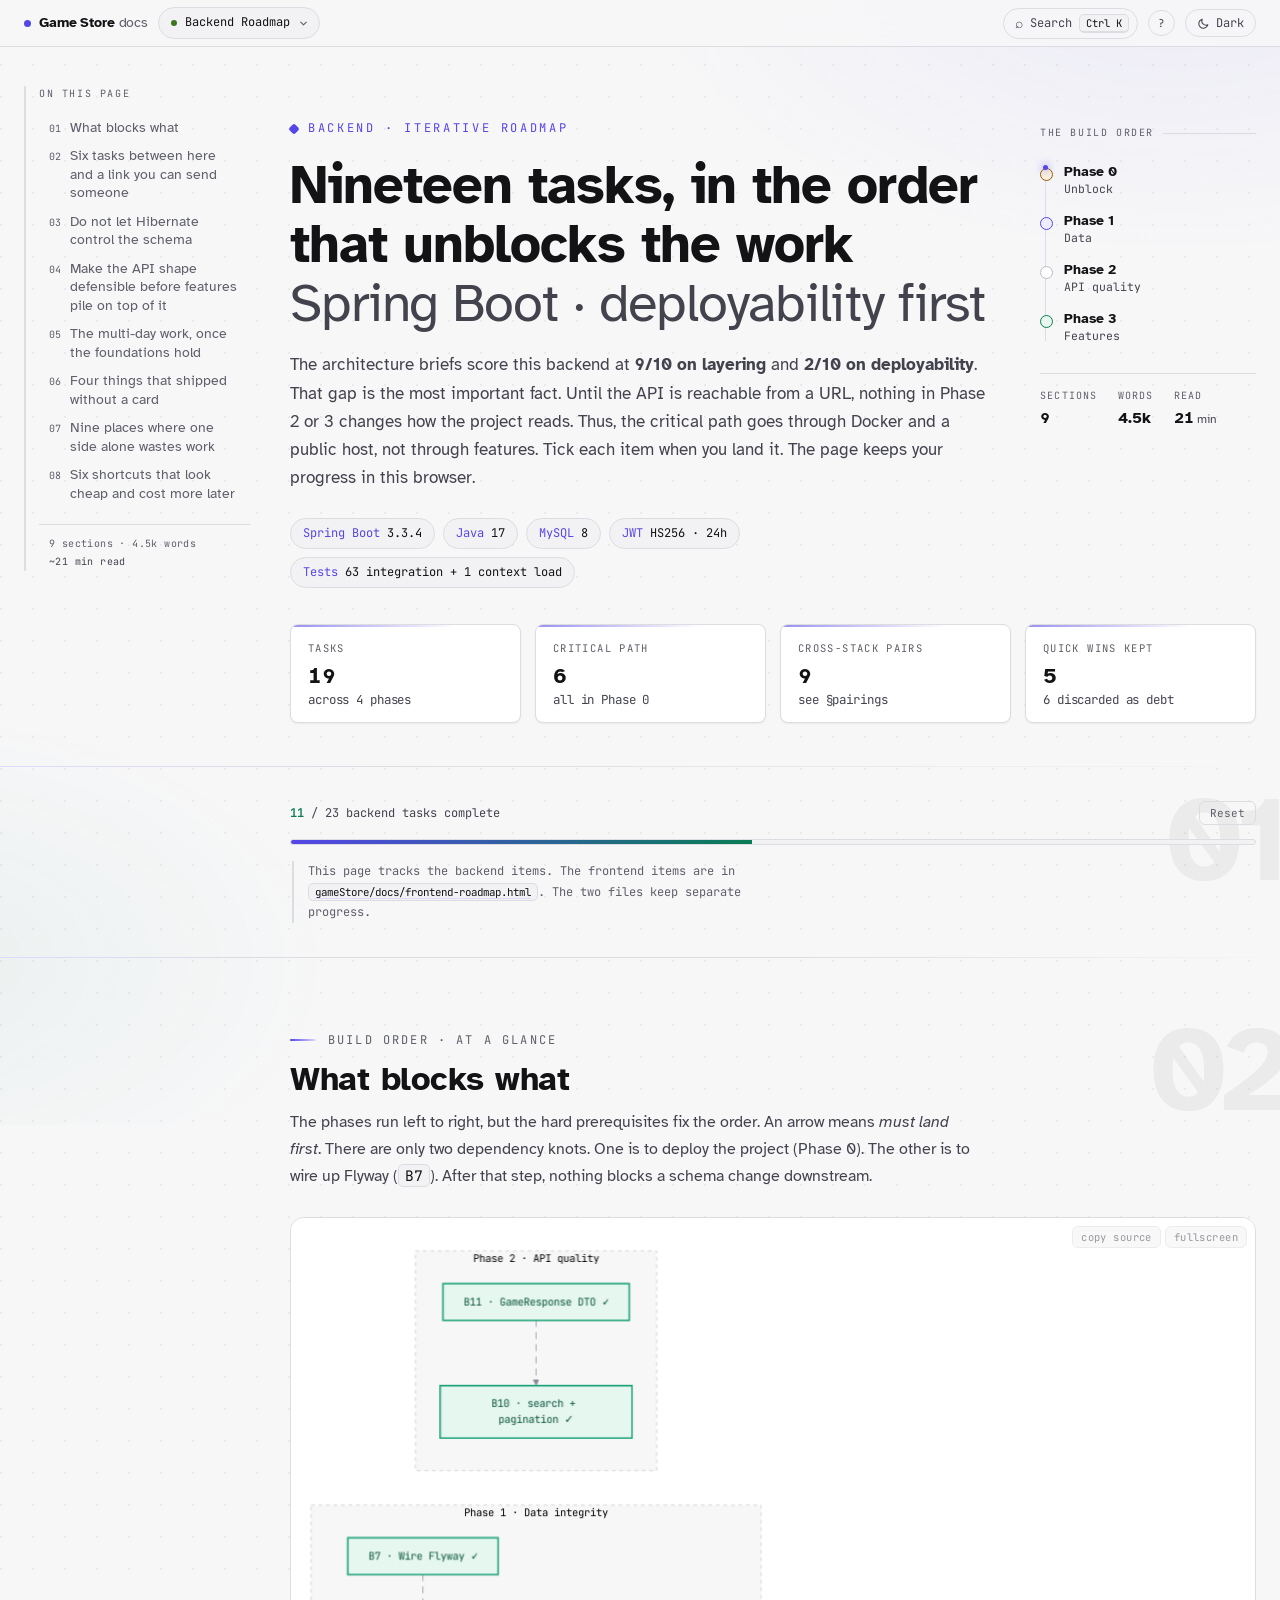
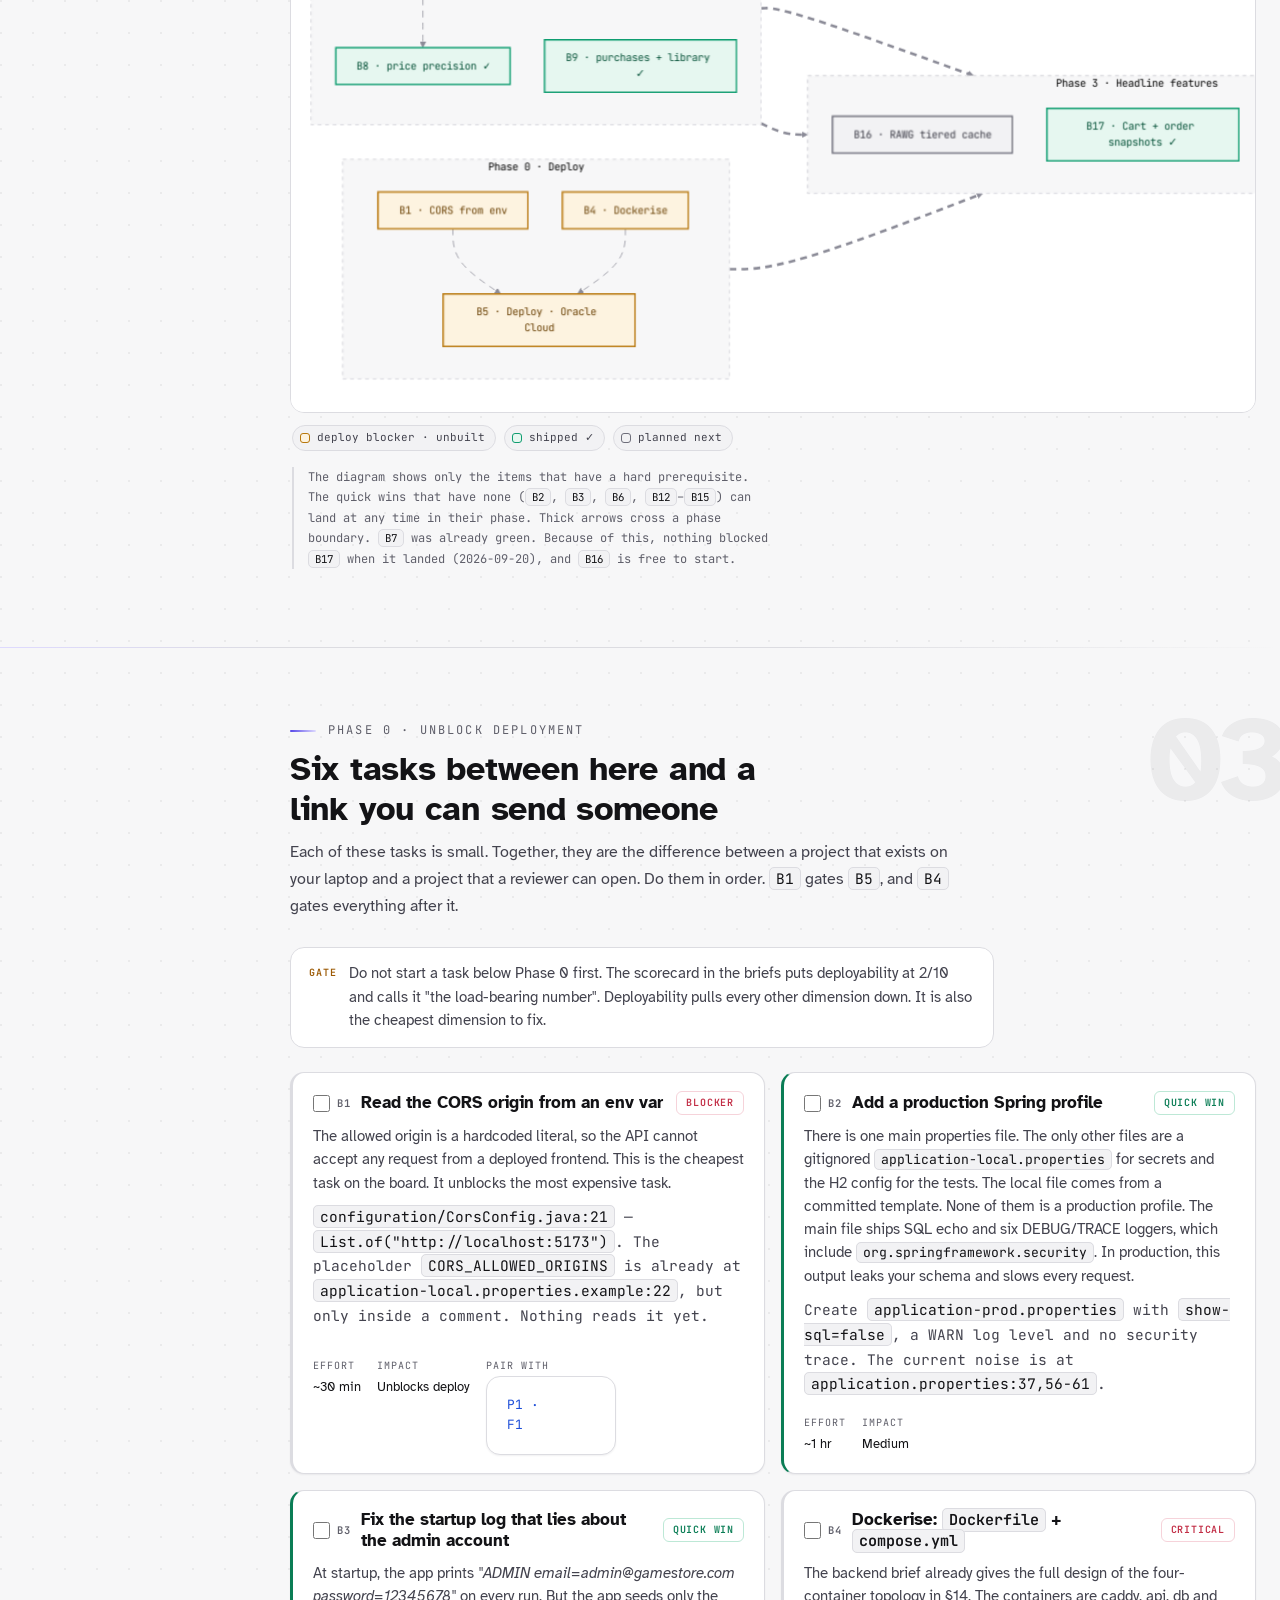
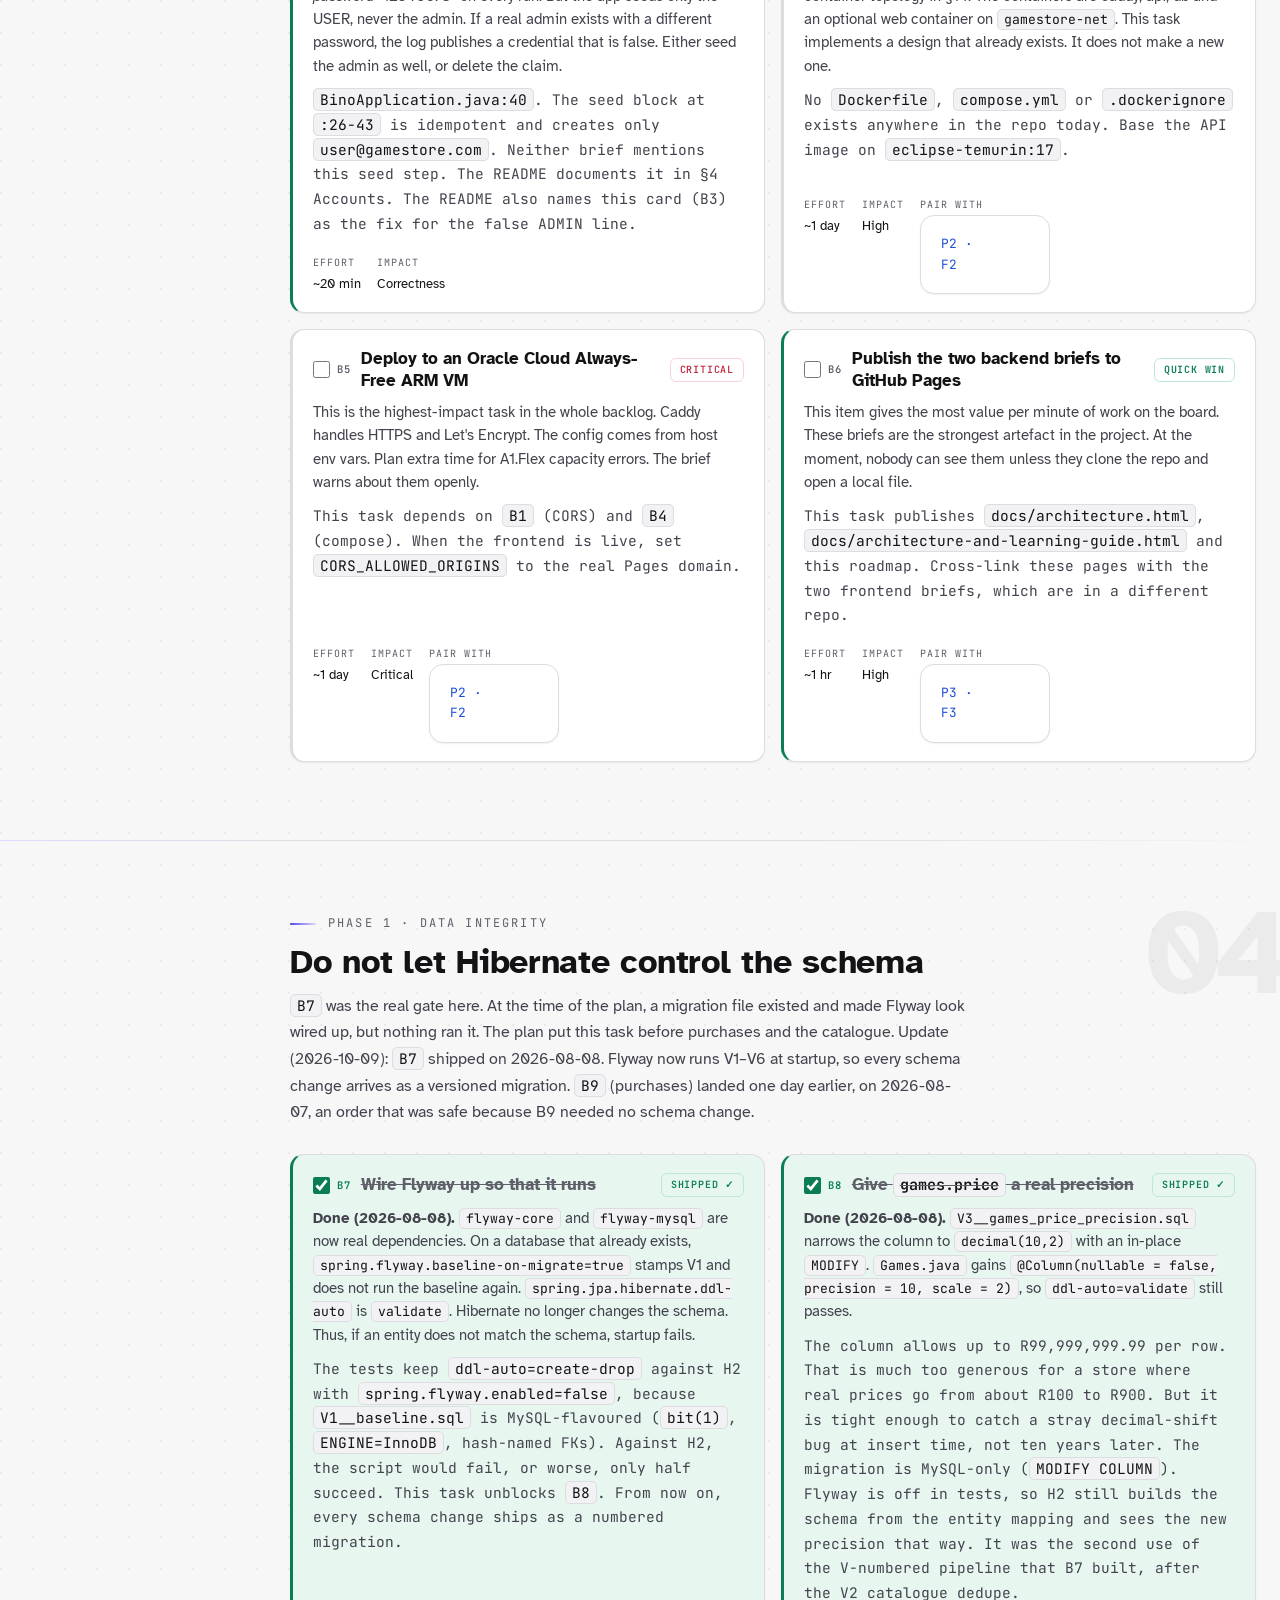
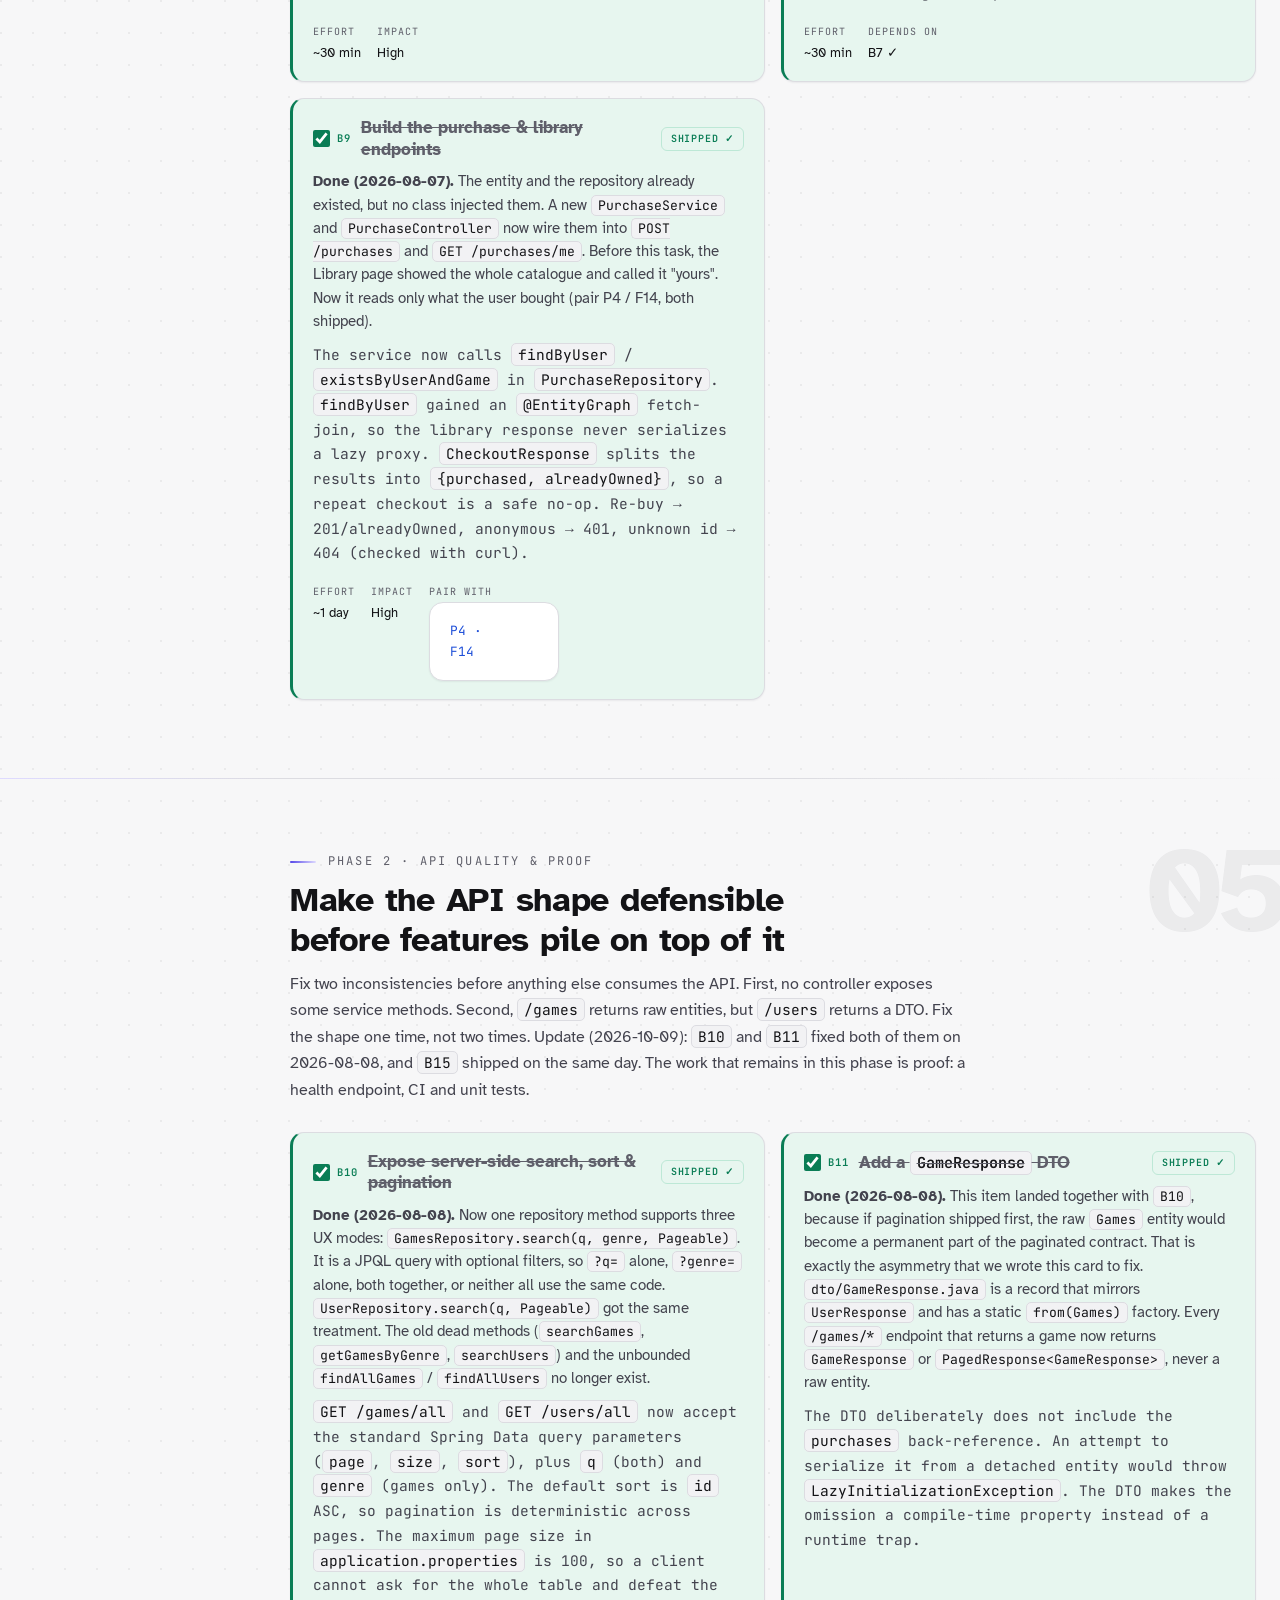
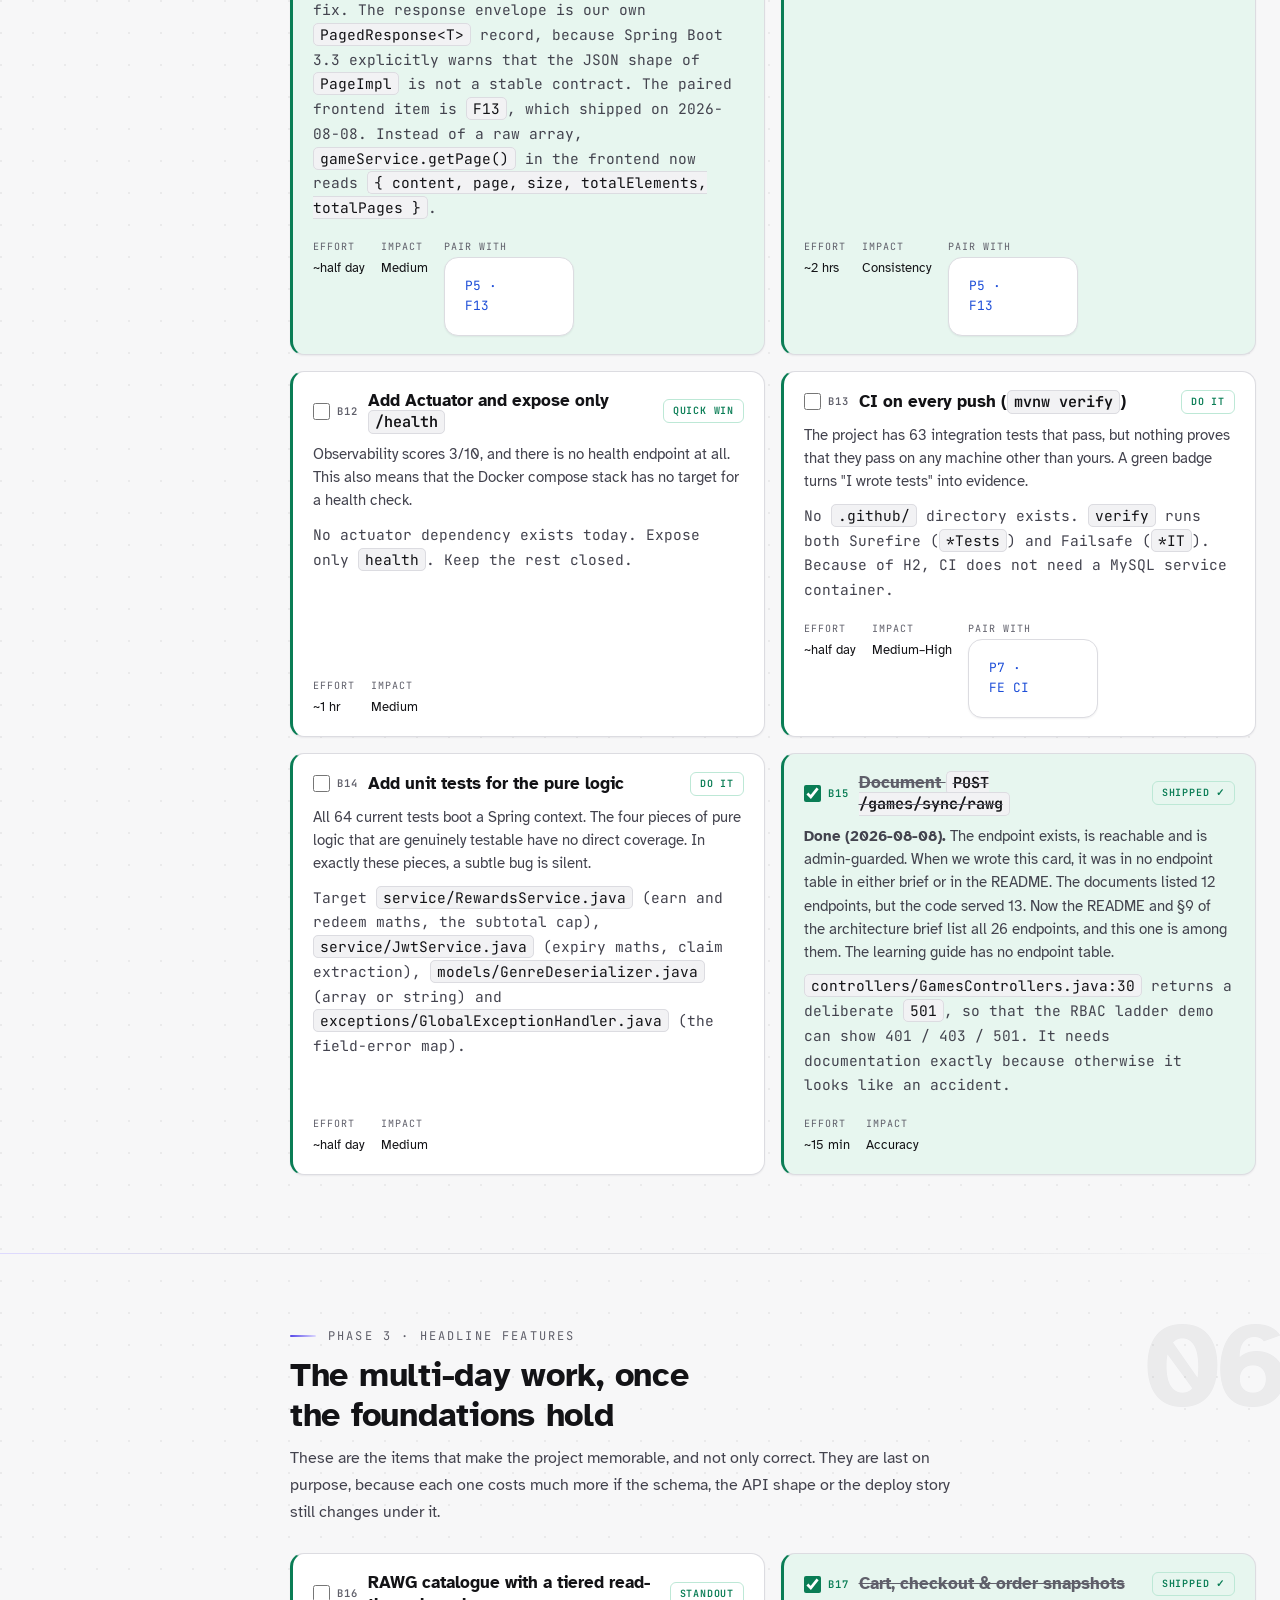
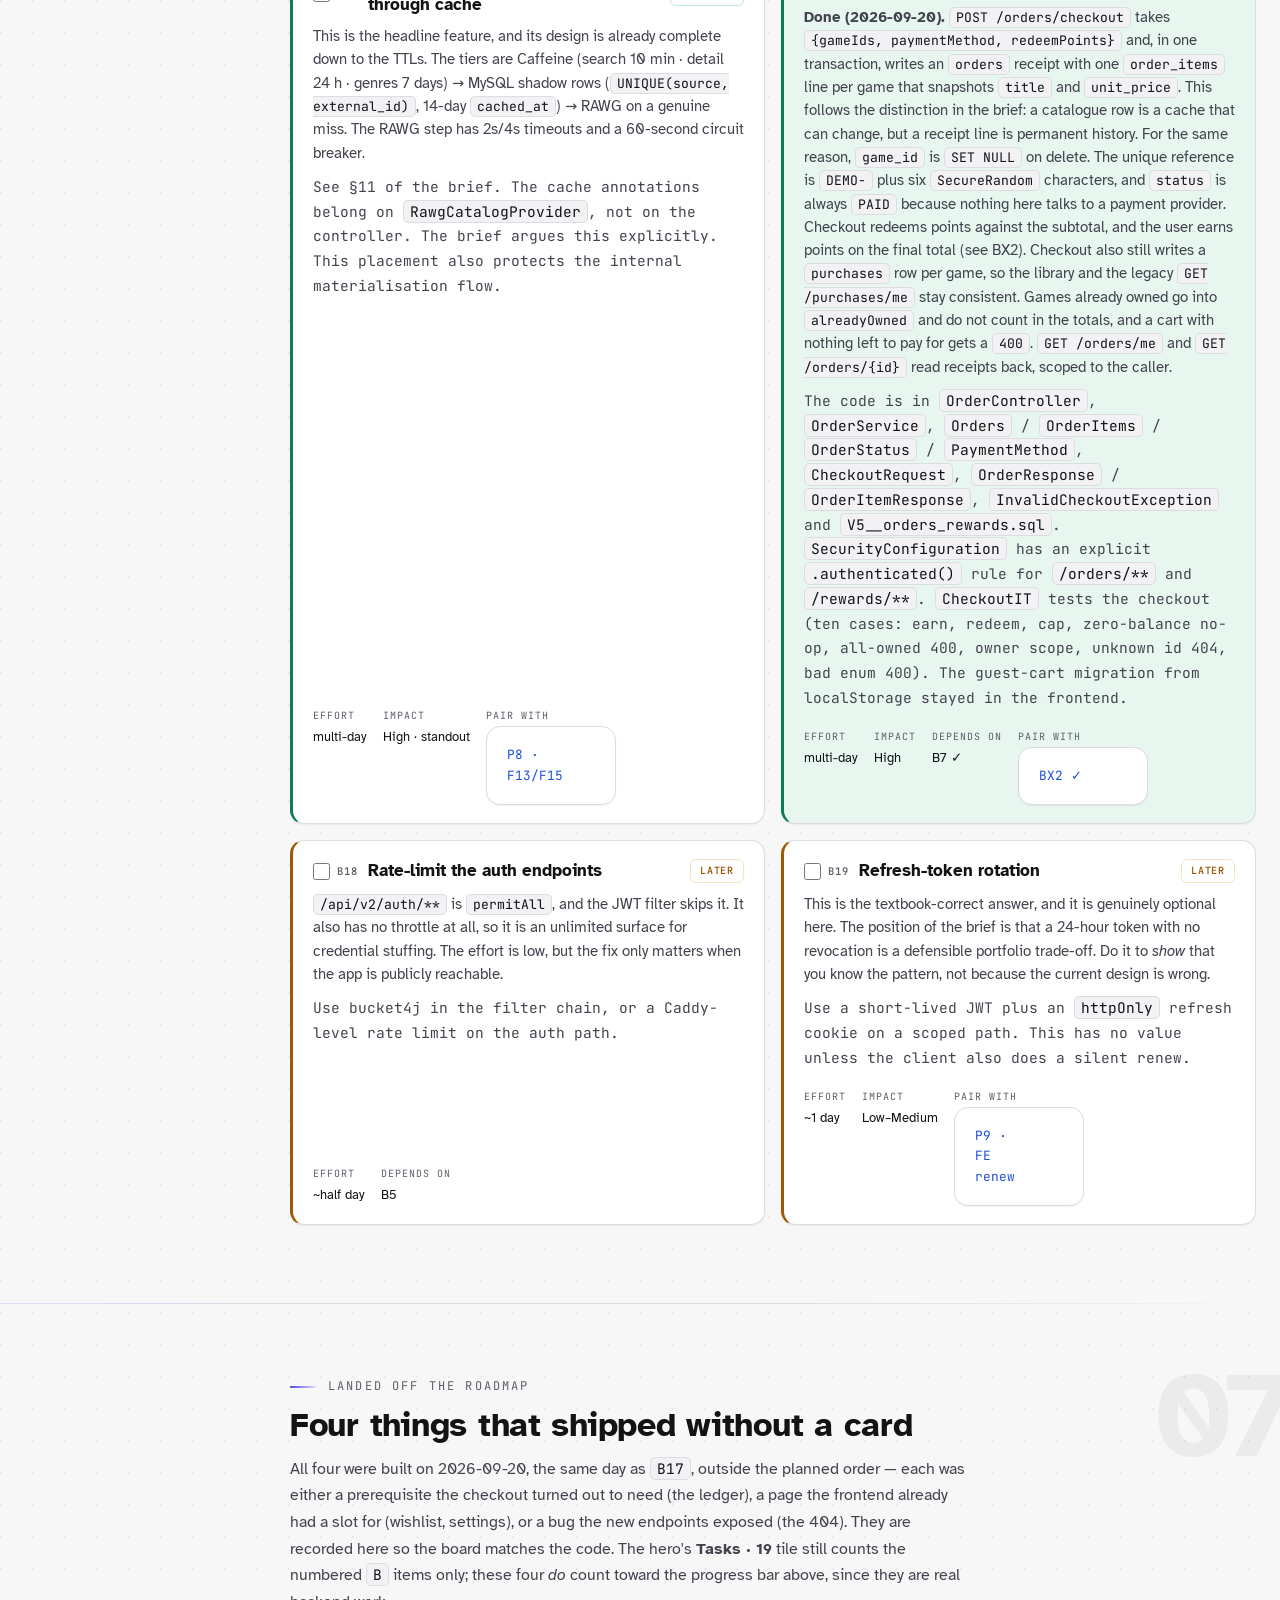
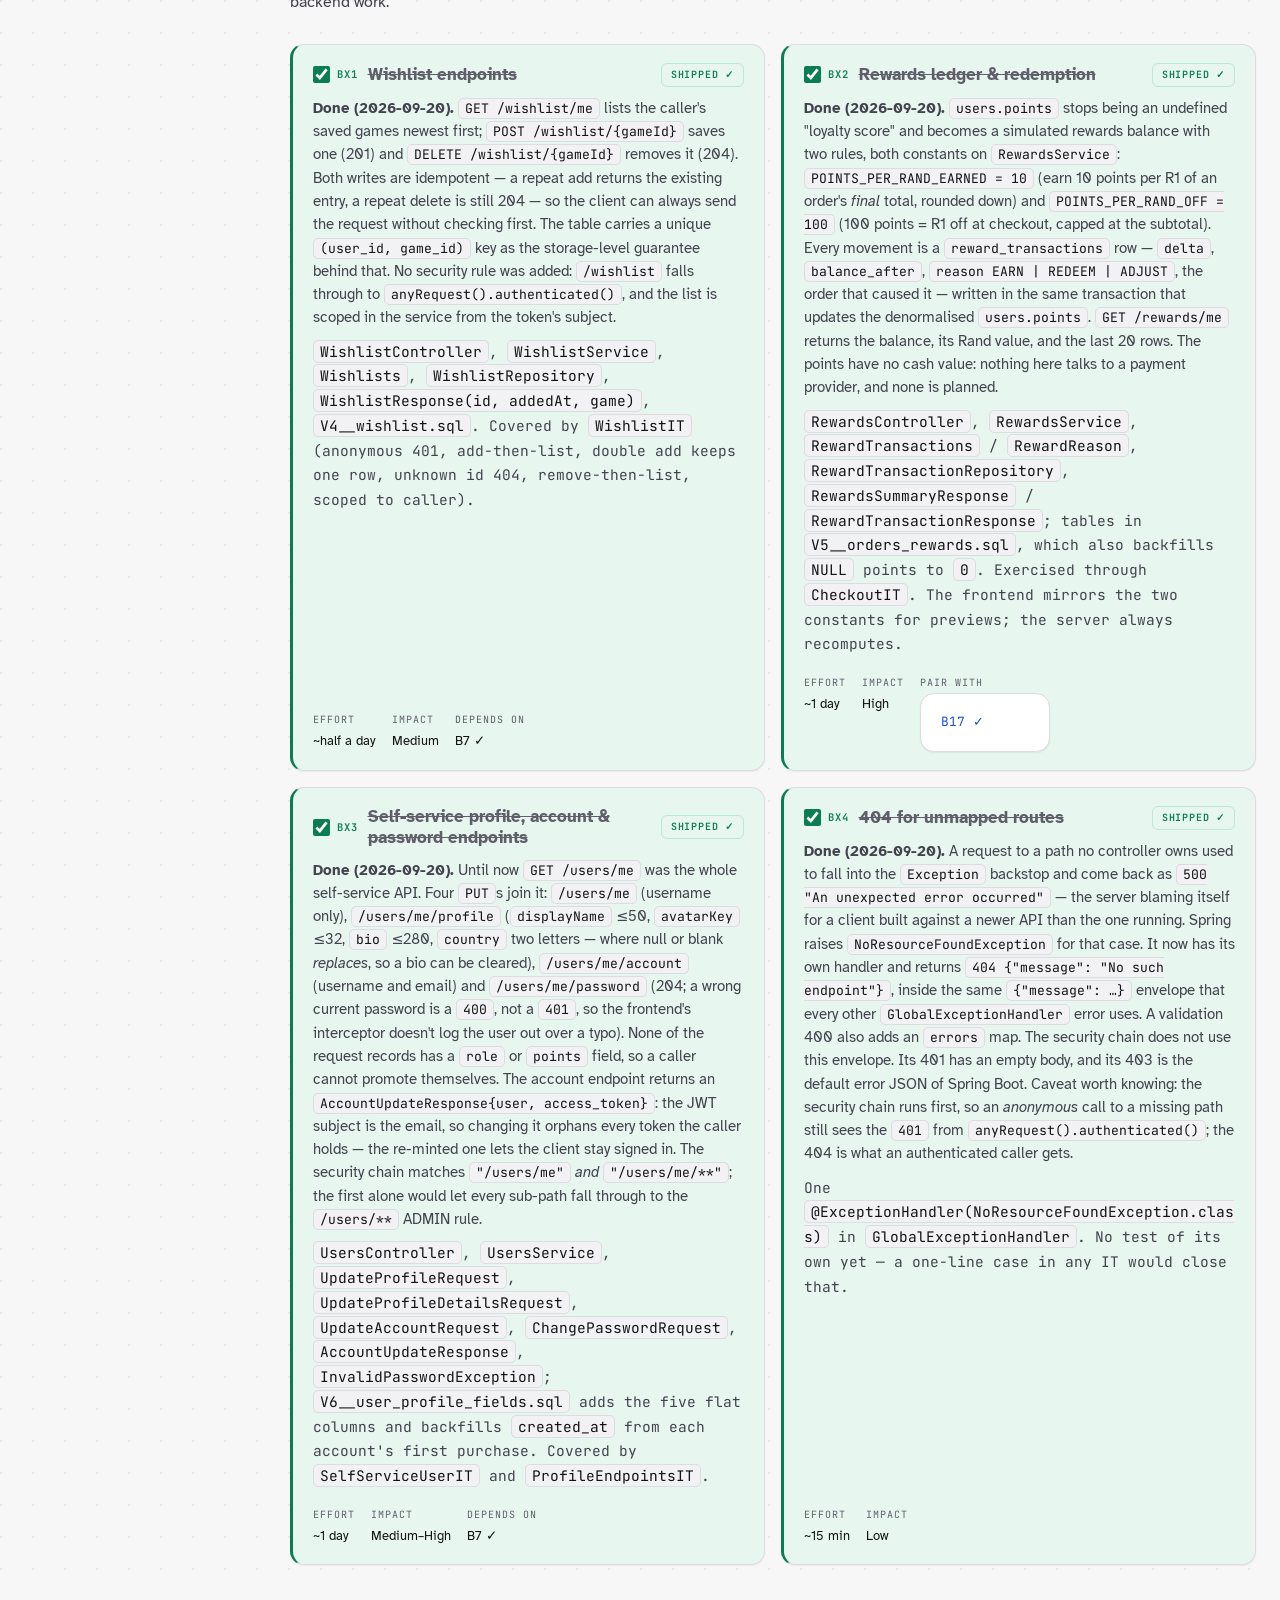
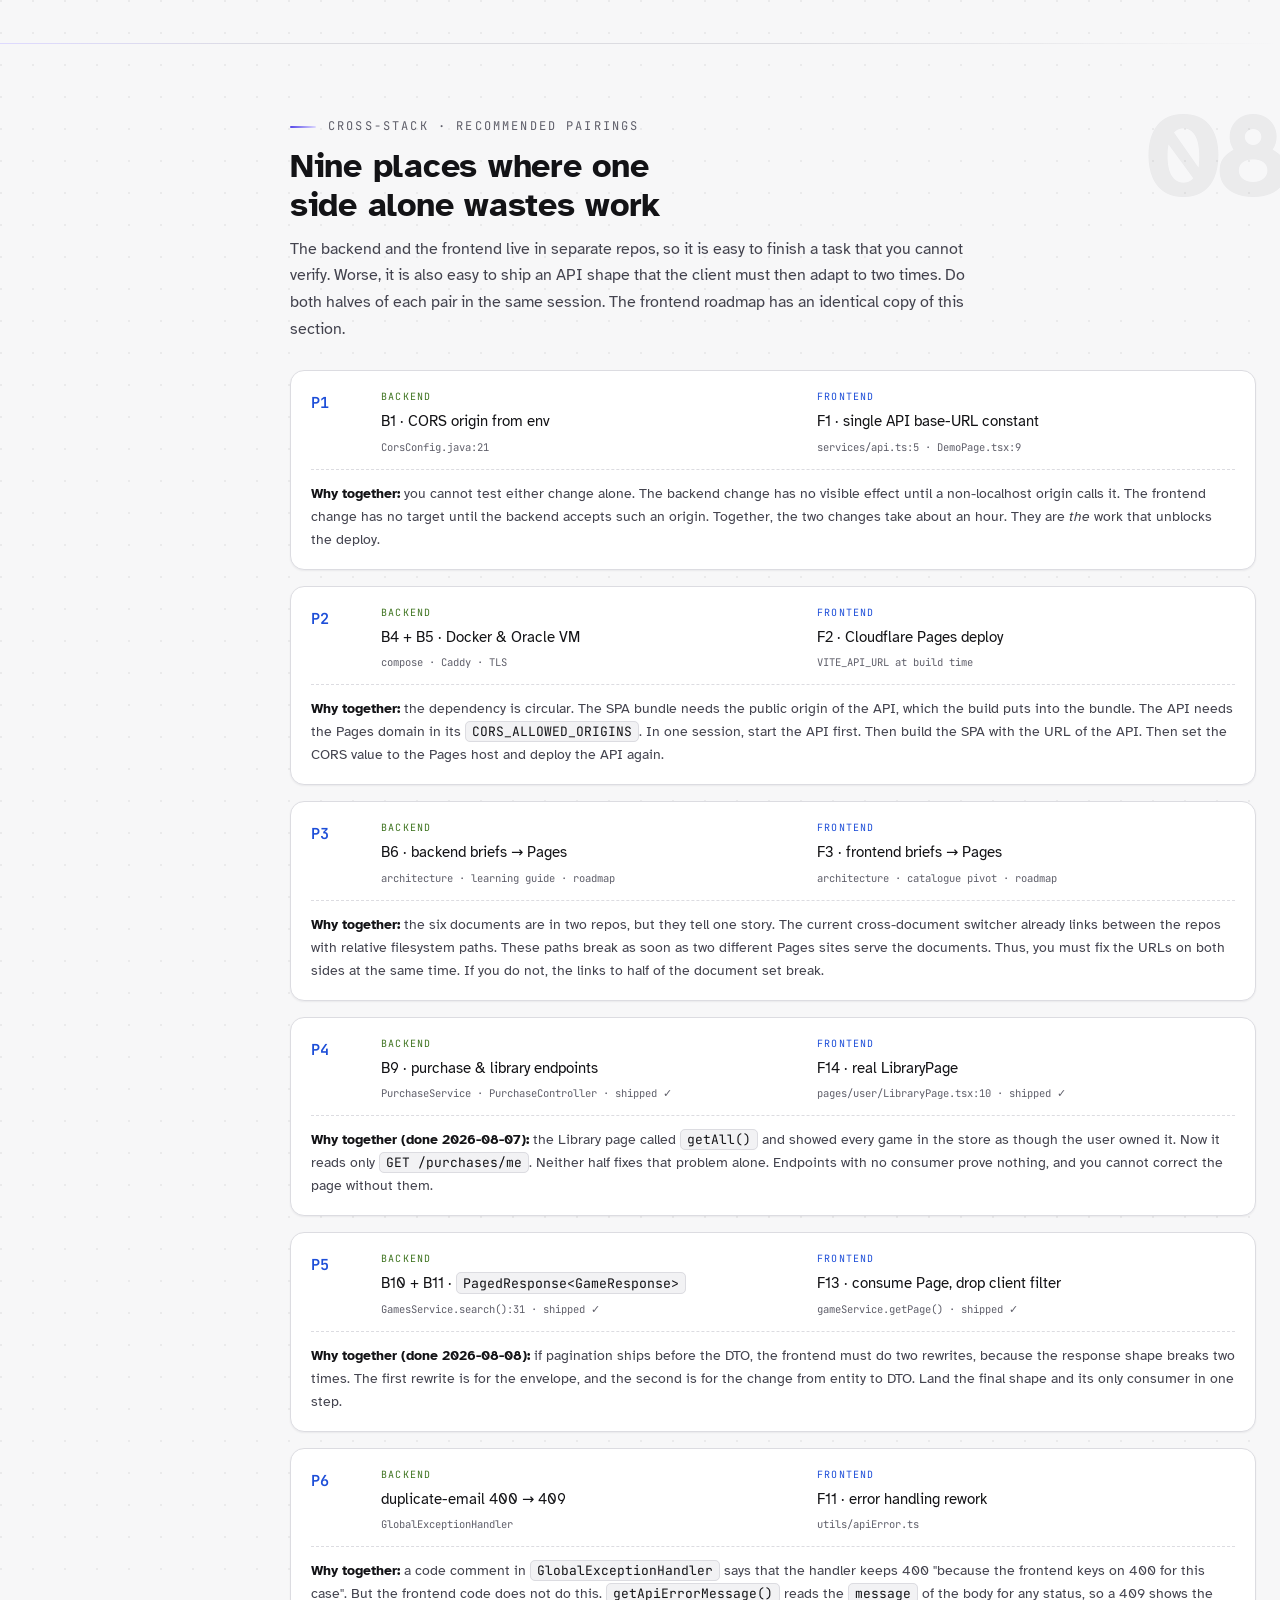
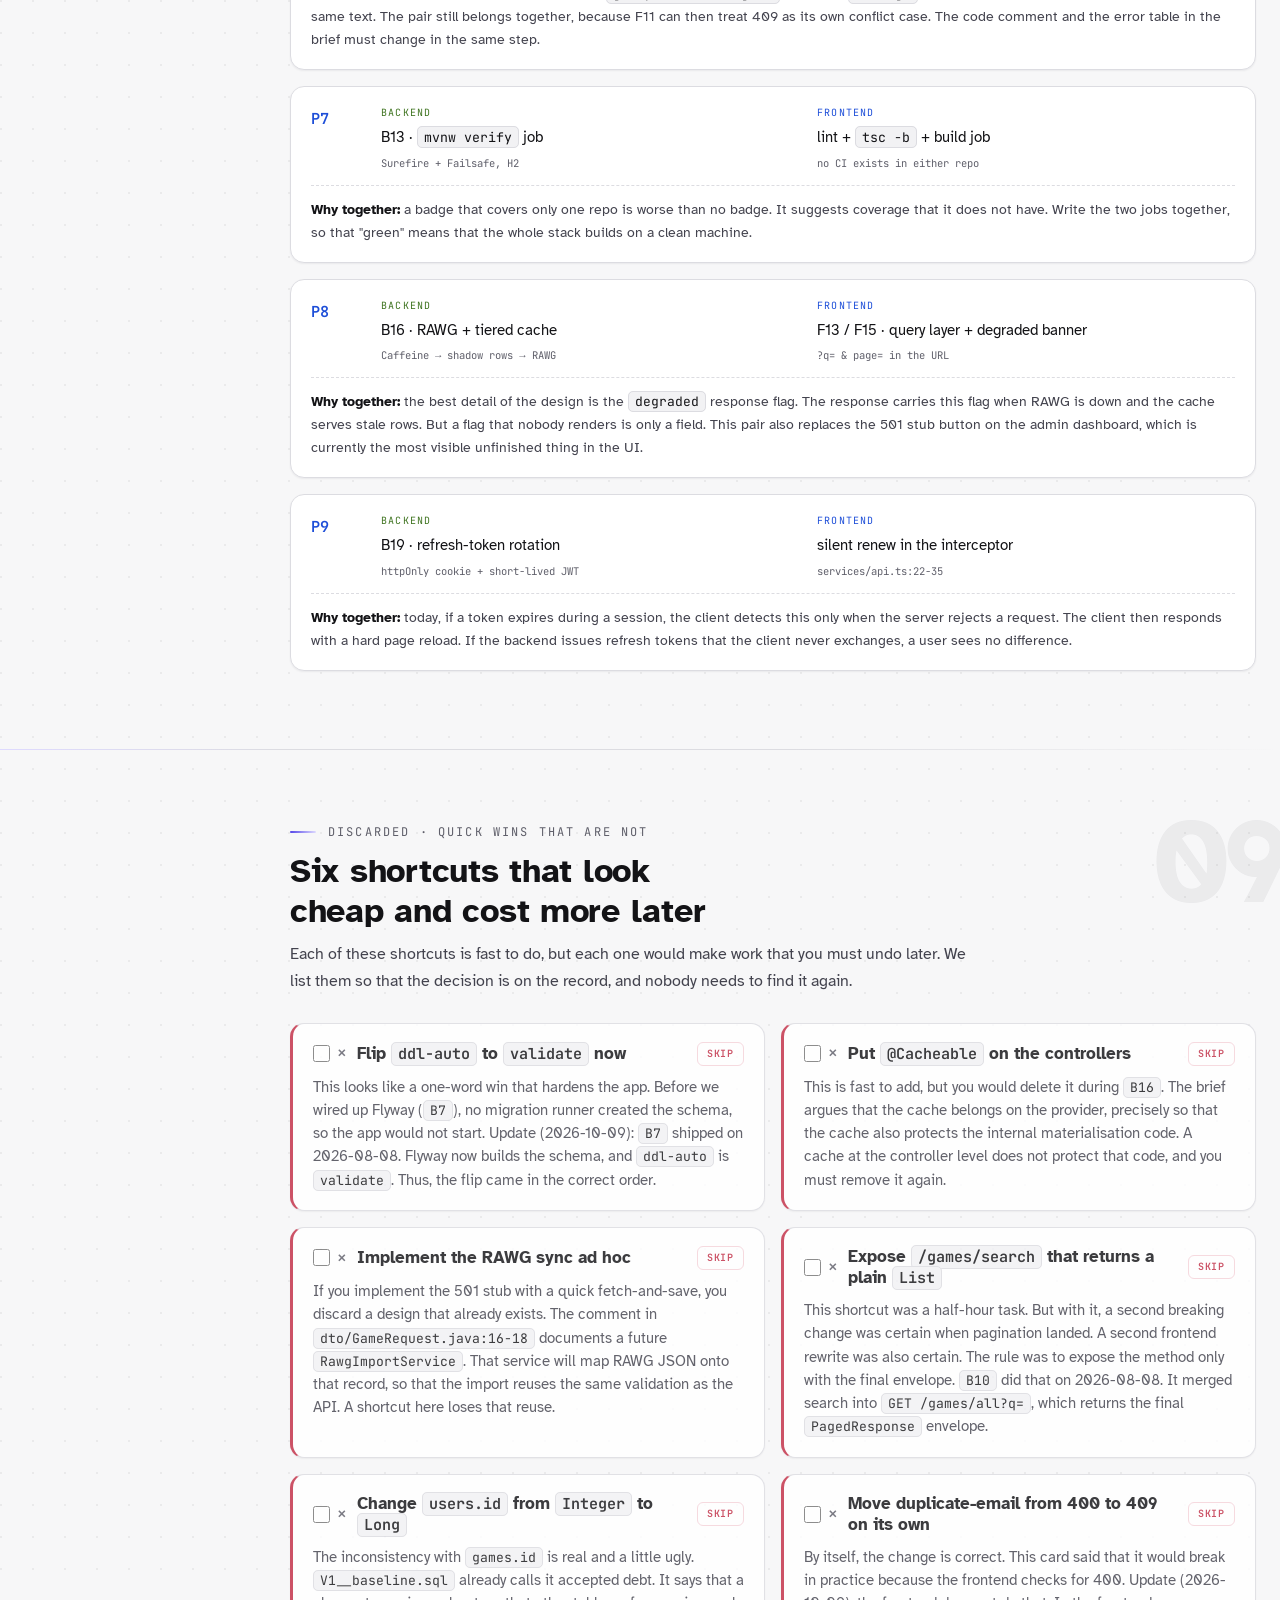
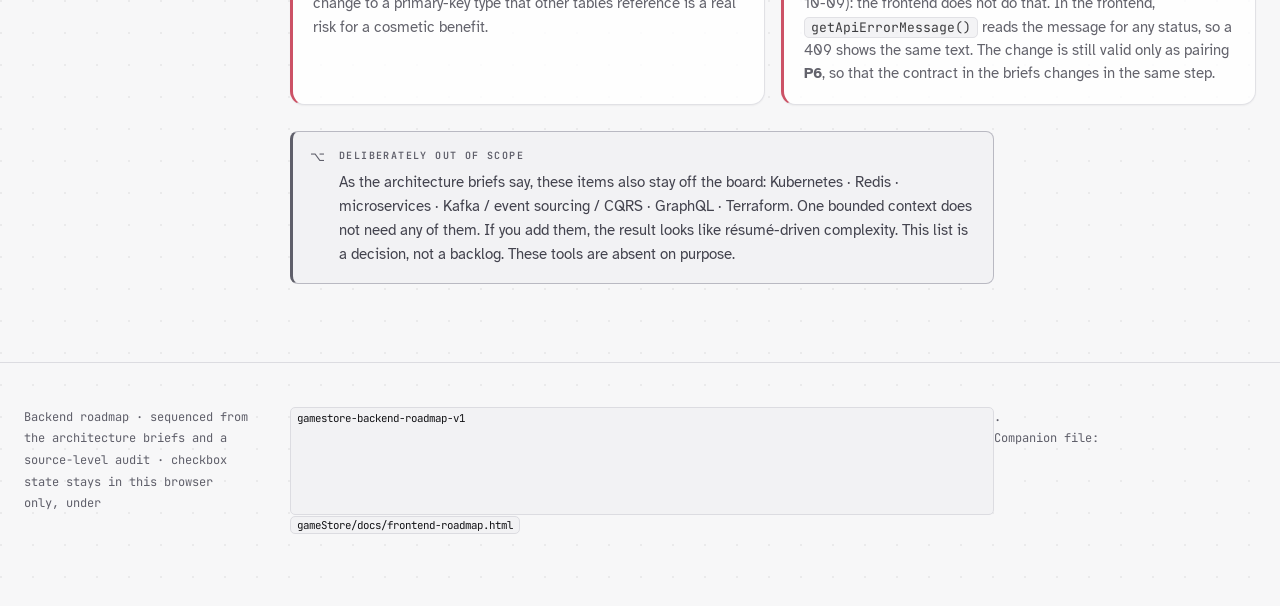
<file: docs/backend-roadmap.html>
<!DOCTYPE html>
<html lang="en" data-gs-doc="be-roadmap">
<meta charset="utf-8" />
<meta name="viewport" content="width=device-width, initial-scale=1" />
<title>Game Store — Backend Roadmap</title>

<script>
  /* Pre-paint theme apply — runs BEFORE the stylesheet parses so the page
     never flashes the wrong scheme. Deliberately isolated from chrome.js
     (which runs after DOM ready) and deliberately unstyled.
     Always pins data-theme so light-dark() and the Mermaid palette agree. */
  try {
    var t = localStorage.getItem("gs-docs-theme");
    if (t !== "light" && t !== "dark") {
      t = window.matchMedia && window.matchMedia("(prefers-color-scheme: light)").matches ? "light" : "dark";
    }
    document.documentElement.dataset.theme = t;
  } catch (e) {}
</script>

<!-- GS:CORE-CSS:START -->
<style>
/* ══════════════════════════════════════════════════════════════════
   GENERATED — edit docs/_src/core.css and run: node docs/_src/stamp.mjs
   Layers: fonts + core + roadmap + diagram
   ══════════════════════════════════════════════════════════════════ */

/* Generated by vendor.mjs — do not edit. Paths are relative to the document,
   which is why they read "fonts/..." and not "vendor/fonts/...": core.css is
   inlined INTO the document, so url() resolves against the HTML file. */

@font-face {
  font-family: 'Atkinson Hyperlegible';
  font-style: italic;
  font-weight: 400;
  font-display: swap;
  src: url("vendor/fonts/atkinson-hyperlegible-400i-latin-ext.woff2") format('woff2');
  unicode-range: U+0100-02BA, U+02BD-02C5, U+02C7-02CC, U+02CE-02D7, U+02DD-02FF, U+0304, U+0308, U+0329, U+1D00-1DBF, U+1E00-1E9F, U+1EF2-1EFF, U+2020, U+20A0-20AB, U+20AD-20C0, U+2113, U+2C60-2C7F, U+A720-A7FF;
}
@font-face {
  font-family: 'Atkinson Hyperlegible';
  font-style: italic;
  font-weight: 400;
  font-display: swap;
  src: url("vendor/fonts/atkinson-hyperlegible-400i-latin.woff2") format('woff2');
  unicode-range: U+0000-00FF, U+0131, U+0152-0153, U+02BB-02BC, U+02C6, U+02DA, U+02DC, U+0304, U+0308, U+0329, U+2000-206F, U+20AC, U+2122, U+2191, U+2193, U+2212, U+2215, U+FEFF, U+FFFD;
}
@font-face {
  font-family: 'Atkinson Hyperlegible';
  font-style: italic;
  font-weight: 700;
  font-display: swap;
  src: url("vendor/fonts/atkinson-hyperlegible-700i-latin-ext.woff2") format('woff2');
  unicode-range: U+0100-02BA, U+02BD-02C5, U+02C7-02CC, U+02CE-02D7, U+02DD-02FF, U+0304, U+0308, U+0329, U+1D00-1DBF, U+1E00-1E9F, U+1EF2-1EFF, U+2020, U+20A0-20AB, U+20AD-20C0, U+2113, U+2C60-2C7F, U+A720-A7FF;
}
@font-face {
  font-family: 'Atkinson Hyperlegible';
  font-style: italic;
  font-weight: 700;
  font-display: swap;
  src: url("vendor/fonts/atkinson-hyperlegible-700i-latin.woff2") format('woff2');
  unicode-range: U+0000-00FF, U+0131, U+0152-0153, U+02BB-02BC, U+02C6, U+02DA, U+02DC, U+0304, U+0308, U+0329, U+2000-206F, U+20AC, U+2122, U+2191, U+2193, U+2212, U+2215, U+FEFF, U+FFFD;
}
@font-face {
  font-family: 'Atkinson Hyperlegible';
  font-style: normal;
  font-weight: 400;
  font-display: swap;
  src: url("vendor/fonts/atkinson-hyperlegible-400-latin-ext.woff2") format('woff2');
  unicode-range: U+0100-02BA, U+02BD-02C5, U+02C7-02CC, U+02CE-02D7, U+02DD-02FF, U+0304, U+0308, U+0329, U+1D00-1DBF, U+1E00-1E9F, U+1EF2-1EFF, U+2020, U+20A0-20AB, U+20AD-20C0, U+2113, U+2C60-2C7F, U+A720-A7FF;
}
@font-face {
  font-family: 'Atkinson Hyperlegible';
  font-style: normal;
  font-weight: 400;
  font-display: swap;
  src: url("vendor/fonts/atkinson-hyperlegible-400-latin.woff2") format('woff2');
  unicode-range: U+0000-00FF, U+0131, U+0152-0153, U+02BB-02BC, U+02C6, U+02DA, U+02DC, U+0304, U+0308, U+0329, U+2000-206F, U+20AC, U+2122, U+2191, U+2193, U+2212, U+2215, U+FEFF, U+FFFD;
}
@font-face {
  font-family: 'Atkinson Hyperlegible';
  font-style: normal;
  font-weight: 700;
  font-display: swap;
  src: url("vendor/fonts/atkinson-hyperlegible-700-latin-ext.woff2") format('woff2');
  unicode-range: U+0100-02BA, U+02BD-02C5, U+02C7-02CC, U+02CE-02D7, U+02DD-02FF, U+0304, U+0308, U+0329, U+1D00-1DBF, U+1E00-1E9F, U+1EF2-1EFF, U+2020, U+20A0-20AB, U+20AD-20C0, U+2113, U+2C60-2C7F, U+A720-A7FF;
}
@font-face {
  font-family: 'Atkinson Hyperlegible';
  font-style: normal;
  font-weight: 700;
  font-display: swap;
  src: url("vendor/fonts/atkinson-hyperlegible-700-latin.woff2") format('woff2');
  unicode-range: U+0000-00FF, U+0131, U+0152-0153, U+02BB-02BC, U+02C6, U+02DA, U+02DC, U+0304, U+0308, U+0329, U+2000-206F, U+20AC, U+2122, U+2191, U+2193, U+2212, U+2215, U+FEFF, U+FFFD;
}
@font-face {
  font-family: 'JetBrains Mono';
  font-style: normal;
  font-weight: 400;
  font-display: swap;
  src: url("vendor/fonts/jetbrains-mono-400-latin-ext.woff2") format('woff2');
  unicode-range: U+0100-02BA, U+02BD-02C5, U+02C7-02CC, U+02CE-02D7, U+02DD-02FF, U+0304, U+0308, U+0329, U+1D00-1DBF, U+1E00-1E9F, U+1EF2-1EFF, U+2020, U+20A0-20AB, U+20AD-20C0, U+2113, U+2C60-2C7F, U+A720-A7FF;
}
@font-face {
  font-family: 'JetBrains Mono';
  font-style: normal;
  font-weight: 400;
  font-display: swap;
  src: url("vendor/fonts/jetbrains-mono-400-latin.woff2") format('woff2');
  unicode-range: U+0000-00FF, U+0131, U+0152-0153, U+02BB-02BC, U+02C6, U+02DA, U+02DC, U+0304, U+0308, U+0329, U+2000-206F, U+20AC, U+2122, U+2191, U+2193, U+2212, U+2215, U+FEFF, U+FFFD;
}
@font-face {
  font-family: 'JetBrains Mono';
  font-style: normal;
  font-weight: 500;
  font-display: swap;
  src: url("vendor/fonts/jetbrains-mono-500-latin-ext.woff2") format('woff2');
  unicode-range: U+0100-02BA, U+02BD-02C5, U+02C7-02CC, U+02CE-02D7, U+02DD-02FF, U+0304, U+0308, U+0329, U+1D00-1DBF, U+1E00-1E9F, U+1EF2-1EFF, U+2020, U+20A0-20AB, U+20AD-20C0, U+2113, U+2C60-2C7F, U+A720-A7FF;
}
@font-face {
  font-family: 'JetBrains Mono';
  font-style: normal;
  font-weight: 500;
  font-display: swap;
  src: url("vendor/fonts/jetbrains-mono-500-latin.woff2") format('woff2');
  unicode-range: U+0000-00FF, U+0131, U+0152-0153, U+02BB-02BC, U+02C6, U+02DA, U+02DC, U+0304, U+0308, U+0329, U+2000-206F, U+20AC, U+2122, U+2191, U+2193, U+2212, U+2215, U+FEFF, U+FFFD;
}
@font-face {
  font-family: 'JetBrains Mono';
  font-style: normal;
  font-weight: 600;
  font-display: swap;
  src: url("vendor/fonts/jetbrains-mono-600-latin-ext.woff2") format('woff2');
  unicode-range: U+0100-02BA, U+02BD-02C5, U+02C7-02CC, U+02CE-02D7, U+02DD-02FF, U+0304, U+0308, U+0329, U+1D00-1DBF, U+1E00-1E9F, U+1EF2-1EFF, U+2020, U+20A0-20AB, U+20AD-20C0, U+2113, U+2C60-2C7F, U+A720-A7FF;
}
@font-face {
  font-family: 'JetBrains Mono';
  font-style: normal;
  font-weight: 600;
  font-display: swap;
  src: url("vendor/fonts/jetbrains-mono-600-latin.woff2") format('woff2');
  unicode-range: U+0000-00FF, U+0131, U+0152-0153, U+02BB-02BC, U+02C6, U+02DA, U+02DC, U+0304, U+0308, U+0329, U+2000-206F, U+20AC, U+2122, U+2191, U+2193, U+2212, U+2215, U+FEFF, U+FFFD;
}


/* ═══════════════════════════════════════════════════════════════════════════
   core.css — the layer every Game Store document gets
   ═══════════════════════════════════════════════════════════════════════════

   SOURCE FILE. Do not edit the copy inside an HTML document — that copy sits
   between <!-- GS:CORE-CSS:START --> and :END and is overwritten wholesale by

     node docs/_src/stamp.mjs

   ── Why this file exists ─────────────────────────────────────────────────
   The six documents each carried their own inline <style>: 3,184 lines in
   total, of which 39 selectors appeared in all six and another 25 in four or
   five. Those copies had already drifted apart in ways nobody chose. The
   backend roadmap had been given a design pass (side-tab accents dropped, bars
   moved from `width` to `transform`) that the frontend roadmap never received,
   so two files describing the same kind of thing no longer looked or behaved
   alike. Where the copies disagreed, the *newer, documented* decision won and
   is what you see below.

   ── Layers ───────────────────────────────────────────────────────────────
     1. Tokens          colour, type, geometry — the theming contract
     2. Base            reset, document, typography, links, code
     3. Chrome          doc switcher, subnav, progress, back-to-top, reveal
     4. Furniture       hero, kpis, chips, kickers, captions, footer
     5. Mermaid motion  animation over Mermaid's SVG output
     6. Responsive
     7. Print

   Component styles that only some documents need (diagrams, roadmap cards,
   quizzes, tables) live in _src/components/ and are opted into per document
   in docs.manifest.mjs.
   ═══════════════════════════════════════════════════════════════════════════ */


/* ───────────────────────────────────────────────────────────────────────────
   1. TOKENS
   ───────────────────────────────────────────────────────────────────────────

   Every colour is declared ONCE with light-dark(). `color-scheme` decides
   which half wins, so a theme switch is a one-property change instead of a
   parallel table of overrides that drift apart. The previous arrangement
   restated ~45 tokens in four places per file — 6 files × 4 blocks was the
   real reason the docs had quietly diverged from each other.

     :root                     → color-scheme: light dark  (follows the OS)
     :root[data-theme="light"] → pinned light  (viewer's explicit choice)
     :root[data-theme="dark"]  → pinned dark

   --scheme stays a plain string token because light-dark() only accepts
   <color> values, and the Mermaid bootstrap reads it with one
   getComputedStyle call to pick its matching diagram palette.

   ── Palette note ──
   The surfaces are neutral graphite, not the old #0d1016 navy. The navy sat
   only ~25° away from the indigo accent, so the brand colour never actually
   read as a colour — it dissolved into its own background. Pulling the ground
   to a near-neutral (blue channel never more than ~4 points above red) leaves
   indigo the only real hue on the page above the semantic diagram colours,
   which is what an accent is for.
   ─────────────────────────────────────────────────────────────────────────── */

:root {
  color-scheme: light dark;
  --scheme: dark;

  /* ── Surfaces: graphite ramp ──
     Even steps in lightness so nesting a panel inside a panel inside a
     shell stays legible without borders doing all the work. */
  --bg:        light-dark(#f7f7f8, #0e0e10);
  --panel:     light-dark(#ffffff, #16161a);
  --panel-2:   light-dark(#f2f2f4, #1d1d22);
  --panel-3:   light-dark(#eaeaee, #24242a);
  --line:      light-dark(#dcdce1, #2a2a31);
  --line-2:    light-dark(#b9b9c2, #3a3a44);
  --line-soft: light-dark(#eeeef1, #212127);

  /* catalog-architecture.html speaks "surface"; everything else says
     "panel". Same ramp, both names, so either vocabulary resolves. */
  --surface:   var(--panel);
  --surface-2: var(--panel-2);

  /* ── Ink ──
     --ink-faint carries captions, micro-labels and step eyebrows, so both
     values are set against --panel-3 — the lowest-contrast neutral ground it
     actually lands on, not --panel — and clear 4.5:1 there: 5.2:1 light,
     4.65:1 dark. The old #6b7488 ran at ~4.2:1. Anything faint sitting on a
     *tinted* chip is a separate case and needs the chip's own colour. */
  --ink:       light-dark(#131316, #e7e7ea);
  --ink-soft:  light-dark(#43434e, #a2a2ac);
  --ink-faint: light-dark(#5f5f6a, #8c8c98);

  /* ── Accent: indigo, the app's voice ──
     --accent is not purely decorative here: it carries the step eyebrows and
     layer labels, which are small text. The dark value is therefore set to
     clear 4.5:1 on --panel-3 (4.7:1) rather than to the most saturated indigo
     that still looked good as a border — #7b6cff dropped to 4.3:1 on a panel. */
  --accent:      light-dark(#5546e8, #8b7dff);
  --accent-2:    light-dark(#4c3fd0, #a094ff);
  --accent-dim:  light-dark(#dedaff, #363154);
  --accent-wash: light-dark(#eeecff, #1a1826);
  --on-accent:   light-dark(#ffffff, #0e0e10);

  /* ── Semantic hues ──
     The hue of each is unchanged — they are load-bearing in the diagrams
     and the legend text names them. */
  /* Spring green also labels stage headings and JWT segments, so like amber
     its light value is set for small text on --spring-wash (5.1:1); the
     inherited #4d8b28 sat at 3.7:1 there. */
  --spring:      light-dark(#3f7420, #7cc44a);   /* Spring framework      */
  --spring-dim:  light-dark(#cfe0bf, #2e4520);
  --spring-wash: light-dark(#eef5e7, #161c11);

  --new:      light-dark(#0a7d55, #35d399);      /* added / fast path     */
  --new-dim:  light-dark(#bde8d6, #1e5442);
  --new-wash: light-dark(#e7f6ef, #0f1f19);

  /* Amber is the one semantic hue that also carries small text (the step
     eyebrows), so the light value is nudged darker to clear 4.5:1 on
     --panel-2; #a35f06 landed at 4.47. */
  --auth:      light-dark(#9c5a05, #f5a623);     /* JWT / trust boundary  */
  --auth-dim:  light-dark(#f5e2c2, #4a3a15);
  --auth-wash: light-dark(#faf0dd, #241c0d);

  --danger:      light-dark(#c22e46, #f2687e);   /* failure path / guard  */
  --danger-dim:  light-dark(#f6d3da, #4a2029);
  --danger-wash: light-dark(#fbe9ec, #291217);

  --info:      light-dark(#1d4ed8, #60a5fa);
  --info-dim:  light-dark(#d3e0fb, #1d3557);
  --info-wash: light-dark(#e9f0fe, #101a29);

  --sky:      light-dark(#0369a1, #7dd3fc);      /* HTTP GET / 2xx        */
  --sky-dim:  light-dark(#bcd9ec, #23495e);
  --sky-wash: light-dark(#e3f2fb, #0e2029);

  /* catalog-architecture.html names its hues by colour rather than by role.
     Aliased so one edit still moves both vocabularies. */
  --indigo:       var(--accent-2);
  --indigo-wash:  light-dark(rgba(85,70,232,.07),  rgba(160,148,255,.10));
  --emerald:      var(--new);
  --emerald-wash: light-dark(rgba(10,125,85,.07),  rgba(53,211,153,.09));
  --amber:        var(--auth);
  --amber-wash:   light-dark(rgba(180,83,9,.07),   rgba(245,166,35,.09));
  --rose:         var(--danger);
  --rose-wash:    light-dark(rgba(209,52,79,.07),  rgba(242,104,126,.09));

  /* ── Code surfaces ──
     A terminal stays a terminal: these deliberately do NOT flip, because the
     panels they describe are locked dark in both schemes. Any foreground
     sitting on --code-bg must come from this group — pairing a locked dark
     background with a themed ink is what made snippets unreadable in light
     mode, since --ink resolves to near-black there. --code-ink holds ~13:1
     on --code-bg, --code-ink-faint ~5.4:1. */
  --code-bg:        #0a0d13;
  --code-ink:       #dfe3ea;
  --code-ink-faint: #8b93a3;
  --code-line:      #232a36;
  --code-ok:        #7cc44a;

  /* ── Chrome ── */
  --nav-veil:     light-dark(rgba(247,247,248,.85), rgba(14,14,16,.82));
  --scroll-hover: light-dark(#a0a0ac, #4a4a56);
  --swatch-ring:  light-dark(rgba(19,19,22,.18), rgba(255,255,255,.14));
  --row-odd:      light-dark(#f0f0f3, #202027);
  --row-even:     light-dark(#f8f8fa, #191920);
  --diagram-line: light-dark(#8b8b97, #5a5a68);

  /* Two wide, low-opacity washes behind the page. Kept faint enough that
     they read as depth rather than as a gradient. */
  --glow-a: light-dark(rgba(85,70,232,.07), rgba(123,108,255,.14));
  --glow-b: light-dark(rgba(10,125,85,.05), rgba(53,211,153,.07));

  /* ── Elevation ──
     light-dark() returns a <color>, so it nests inside a shadow value. */
  --shadow-sm: 0 1px 2px    light-dark(rgba(16,20,32,.06), rgba(0,0,0,.30));
  --shadow-md: 0 6px 20px -6px  light-dark(rgba(16,20,32,.16), rgba(0,0,0,.52));
  --shadow-lg: 0 20px 52px -14px light-dark(rgba(16,20,32,.22), rgba(0,0,0,.64));
  --ring: 0 0 0 3px light-dark(rgba(85,70,232,.35), rgba(123,108,255,.42));

  /* ── Geometry & type ── */
  --radius: 14px;
  --radius-sm: 8px;
  --maxw: 1140px;
  --nav-h: 56px;
  --ease: cubic-bezier(.2,.7,.3,1);

  /* Type floor: nothing in the set is set below 10px. The micro-labels were
     drawn at 9 and 9.5px, which reads as a texture rather than as words at
     arm's length — and they are the labels carrying the structure (kinds,
     roles, section numbers, badges), so they are exactly the text a reader
     is least able to guess from context. */
  --mono: "JetBrains Mono", ui-monospace, "Cascadia Code", "SF Mono",
          "Roboto Mono", Menlo, Consolas, monospace;
  /* Atkinson Hyperlegible — letterforms drawn for maximum legibility.
     Ships only 400/700, so heading weights are normalised to those. */
  --display: "Atkinson Hyperlegible", system-ui, sans-serif;
  --body:    "Atkinson Hyperlegible", system-ui, sans-serif;
  --sans:    var(--body);

  /* ── Ground texture & pointer light ──
     --grid-ink draws the faint engineering grid behind the page; --spot is
     the pointer-tracking highlight every card shares. Both are deliberately
     below the threshold where they read as a pattern: the grid should be
     felt at a glance and only resolve into dots when you look for it. */
  --grid-ink: light-dark(rgba(19,19,22,.055), rgba(255,255,255,.034));
  --spot:     light-dark(rgba(85,70,232,.10),  rgba(139,125,255,.15));
  --veil:     light-dark(rgba(16,20,32,.44),   rgba(0,0,0,.64));

  /* ── Shell geometry ──
     Three tracks: an outline rail, a prose column pinned to a readable
     measure, and the space left over on the right, which figures bleed into.
     --rail-left is measured from the live shell by chrome.js, because the
     rail is fixed and `50vw` disagrees with a centred block by the width of
     the scrollbar. It falls back to the page gutter if that never runs. */
  --shell-maxw: 1360px;
  --prose-w:    704px;
  --rail-w:     226px;
  --rail-gap:   40px;
  --shell-pad:  24px;
  --rail-left:  var(--shell-pad);
  /* --bar-h is the top bar; --nav-h (declared above) is the section strip.
     --sticky-h is what is actually stuck to the top of the viewport, and so
     how much clearance a jump target needs. Above the rail breakpoint the
     strip is gone and only the bar remains — restated in §6. */
  --bar-h:      46px;
  --sticky-h:   calc(var(--bar-h) + var(--nav-h));
}

/* The viewer's explicit choice outranks the OS, in both directions.
   Restate EVERY light-dark() token so the page never depends on the browser
   resolving light-dark() correctly against color-scheme — some engines
   (Brave on dark OS) ignore the inherited color-scheme and resolve
   light-dark() from the OS preference instead. */
:root[data-theme="light"] {
  color-scheme: light;
  --scheme: light;

  --bg:#f7f7f8; --panel:#ffffff; --panel-2:#f2f2f4; --panel-3:#eaeaee;
  --line:#dcdce1; --line-2:#b9b9c2; --line-soft:#eeeef1;
  --ink:#131316; --ink-soft:#43434e; --ink-faint:#5f5f6a;

  --accent:#5546e8; --accent-2:#4c3fd0; --accent-dim:#dedaff;
  --accent-wash:#eeecff; --on-accent:#ffffff;

  --spring:#3f7420; --spring-dim:#cfe0bf; --spring-wash:#eef5e7;
  --new:#0a7d55; --new-dim:#bde8d6; --new-wash:#e7f6ef;
  --auth:#9c5a05; --auth-dim:#f5e2c2; --auth-wash:#faf0dd;
  --danger:#c22e46; --danger-dim:#f6d3da; --danger-wash:#fbe9ec;
  --info:#1d4ed8; --info-dim:#d3e0fb; --info-wash:#e9f0fe;
  --sky:#0369a1; --sky-dim:#bcd9ec; --sky-wash:#e3f2fb;

  --indigo-wash:rgba(85,70,232,.07);
  --emerald-wash:rgba(10,125,85,.07);
  --amber-wash:rgba(180,83,9,.07);
  --rose-wash:rgba(209,52,79,.07);

  --nav-veil:rgba(247,247,248,.85);
  --scroll-hover:#a0a0ac;
  --swatch-ring:rgba(19,19,22,.18);
  --row-odd:#f0f0f3; --row-even:#f8f8fa;
  --diagram-line:#8b8b97;

  --glow-a:rgba(85,70,232,.07); --glow-b:rgba(10,125,85,.05);

  --shadow-sm:0 1px 2px rgba(16,20,32,.06);
  --shadow-md:0 6px 20px -6px rgba(16,20,32,.16);
  --shadow-lg:0 20px 52px -14px rgba(16,20,32,.22);
  --ring:0 0 0 3px rgba(85,70,232,.35);

  --grid-ink:rgba(19,19,22,.055); --spot:rgba(85,70,232,.10); --veil:rgba(16,20,32,.44);
}
:root[data-theme="dark"] {
  color-scheme: dark;
  --scheme: dark;

  --bg:#0e0e10; --panel:#16161a; --panel-2:#1d1d22; --panel-3:#24242a;
  --line:#2a2a31; --line-2:#3a3a44; --line-soft:#212127;
  --ink:#e7e7ea; --ink-soft:#a2a2ac; --ink-faint:#8c8c98;

  --accent:#8b7dff; --accent-2:#a094ff; --accent-dim:#363154;
  --accent-wash:#1a1826; --on-accent:#0e0e10;

  --spring:#7cc44a; --spring-dim:#2e4520; --spring-wash:#161c11;
  --new:#35d399; --new-dim:#1e5442; --new-wash:#0f1f19;
  --auth:#f5a623; --auth-dim:#4a3a15; --auth-wash:#241c0d;
  --danger:#f2687e; --danger-dim:#4a2029; --danger-wash:#291217;
  --info:#60a5fa; --info-dim:#1d3557; --info-wash:#101a29;
  --sky:#7dd3fc; --sky-dim:#23495e; --sky-wash:#0e2029;

  --indigo-wash:rgba(160,148,255,.10);
  --emerald-wash:rgba(53,211,153,.09);
  --amber-wash:rgba(245,166,35,.09);
  --rose-wash:rgba(242,104,126,.09);

  --nav-veil:rgba(14,14,16,.82);
  --scroll-hover:#4a4a56;
  --swatch-ring:rgba(255,255,255,.14);
  --row-odd:#202027; --row-even:#191920;
  --diagram-line:#5a5a68;

  --glow-a:rgba(123,108,255,.14); --glow-b:rgba(53,211,153,.07);

  --shadow-sm:0 1px 2px rgba(0,0,0,.30);
  --shadow-md:0 6px 20px -6px rgba(0,0,0,.52);
  --shadow-lg:0 20px 52px -14px rgba(0,0,0,.64);
  --ring:0 0 0 3px rgba(123,108,255,.42);

  --grid-ink:rgba(255,255,255,.034); --spot:rgba(139,125,255,.15); --veil:rgba(0,0,0,.64);
}

/* ── The Midnight Marquee (easter egg) ────────────────────────────────────
   The product these documents describe is a near-black storefront with a
   single gold light over the door; DESIGN.md sets it out in full. The docs
   deliberately do not wear it — they need light mode, and the semantic
   diagram hues need the room a single-accent system will not give them. But
   it costs one token block to lend, and chrome.js hangs it on the konami
   code. Everything else in the stylesheet is unchanged: this is the entire
   re-skin, which is the strongest argument the token layer makes for
   itself. */
:root[data-skin="marquee"] {
  color-scheme: dark; --scheme: dark;

  --bg:#121212; --panel:#1a1a1a; --panel-2:#1e1e1e; --panel-3:#232323;
  --line:#1e1e1e; --line-2:#333333; --line-soft:#181818;
  --ink:#e8e8e8; --ink-soft:#aaaaaa; --ink-faint:#8a8a8a;

  --accent:#F5C518; --accent-2:#F5C518; --accent-dim:rgba(245,197,24,.30);
  --accent-wash:rgba(245,197,24,.08); --on-accent:#000000;

  --nav-veil:rgba(15,15,15,.86);
  --glow-a:rgba(245,197,24,.07); --glow-b:rgba(245,197,24,.03);
  --grid-ink:rgba(255,255,255,.028); --spot:rgba(245,197,24,.10);
  --ring:0 0 0 3px rgba(245,197,24,.30);
  --row-odd:#1a1a1a; --row-even:#151515;
  --swatch-ring:rgba(245,197,24,.25);
}

/* No stored choice → --scheme has to track the OS so the Mermaid bootstrap
   reads the same answer the stylesheet settled on. */
@media (prefers-color-scheme: light) {
  :root { --scheme: light; }
  :root[data-theme="dark"] { --scheme: dark; }
}


/* ───────────────────────────────────────────────────────────────────────────
   2. BASE
   ─────────────────────────────────────────────────────────────────────────── */

* { box-sizing: border-box; }

html {
  scroll-behavior: smooth;
  scrollbar-color: var(--line-2) transparent;
  scrollbar-width: thin;
}
/* Honour the reduced-motion preference for programmatic jumps too — a smooth
   scroll is motion the reader did not ask for. */
@media (prefers-reduced-motion: reduce) {
  html { scroll-behavior: auto; }
}

/* ── The ground ───────────────────────────────────────────────────────────
   Four layers, cheapest last: a fine dot grid, then two wide colour washes,
   then the flat surface. The grid is what stops a 4,000-line document from
   reading as a void — it gives the eye something to measure the page against
   without asking for any attention of its own. It is drawn at 32px with a 1px
   dot, so at normal reading distance it is texture, not pattern.

   The washes drift. `background-position` is not a compositor-friendly
   property, so the drift is done on a pseudo-element that can be transformed
   instead, and only when motion is welcome. */
body {
  margin: 0;
  background:
    radial-gradient(circle at 1px 1px, var(--grid-ink) 1px, transparent 0) 0 0 / 32px 32px,
    var(--bg);
  color: var(--ink);
  font-family: var(--body);
  line-height: 1.6;
  -webkit-font-smoothing: antialiased;
  position: relative;
}
body::before {
  content: "";
  position: fixed; inset: -25%;
  z-index: -1; pointer-events: none;
  background:
    radial-gradient(46% 38% at 78% 12%, var(--glow-a), transparent 62%),
    radial-gradient(38% 32% at 12% 88%, var(--glow-b), transparent 58%);
}
@media (prefers-reduced-motion: no-preference) {
  @keyframes gs-drift {
    0%   { transform: translate3d(0, 0, 0)          scale(1);    }
    50%  { transform: translate3d(-3%, 2.5%, 0)     scale(1.08); }
    100% { transform: translate3d(0, 0, 0)          scale(1);    }
  }
  body::before { animation: gs-drift 38s ease-in-out infinite; will-change: transform; }
}

/* ── The shell ────────────────────────────────────────────────────────────
   One grid, three named tracks, used by every section on the page:

     rail    the document outline, fixed rather than placed — the track is
             held open for it so nothing else lands underneath
     prose   pinned to --prose-w, which is the measure ALL running text is
             set to. It does not stretch with the viewport, because a
             1,100px line of body copy is unreadable however wide the screen.
     bleed   whatever is left. Figures — diagrams, wide tables, card grids —
             span prose+bleed and get roughly 1,000px to draw in.

   Below the rail breakpoint the grid collapses to a single track and the
   whole thing behaves like the ordinary centred column it used to be. */
.wrap { max-width: var(--maxw); margin: 0 auto; padding: 0 var(--shell-pad); }

header.hero > .wrap,
section > .wrap,
footer > .wrap {
  display: grid;
  grid-template-columns: [rail-s rail-e prose-s] minmax(0, 1fr) [prose-e bleed-s bleed-e];
  column-gap: 0;
  position: relative;
}
header.hero > .wrap > *,
section > .wrap > *,
footer > .wrap > * { grid-column: prose-s / prose-e; min-width: 0; }

@media (min-width: 1180px) {
  header.hero > .wrap,
  section > .wrap,
  footer > .wrap {
    max-width: var(--shell-maxw);
    grid-template-columns:
      [rail-s] var(--rail-w) [rail-e] var(--rail-gap)
      [prose-s] minmax(0, var(--prose-w)) [prose-e] minmax(0, 1fr) [bleed-e];
  }
  /* A document short enough not to need an outline does not hold a track
     open for one. Declared in the markup rather than discovered from the
     section count, so the first paint is already the right shape. */
  :root[data-gs-rail="off"] header.hero > .wrap,
  :root[data-gs-rail="off"] section > .wrap,
  :root[data-gs-rail="off"] footer > .wrap {
    grid-template-columns:
      [rail-s rail-e prose-s] minmax(0, var(--prose-w))
      [prose-e] minmax(0, 1fr) [bleed-e];
  }
  /* Wide furniture opts out of the prose measure and takes the bleed with it.
     Listed here rather than on each component so the set of things allowed to
     break the measure is visible in one place — and reviewable as a decision
     rather than discovered one stylesheet at a time.

     The selector has to out-specify the `> *` default above, which is why it
     restates the ancestors rather than reading as a bare list of classes. */
  :is(header.hero, section, footer) > .wrap > :is(
    .bleed, .kpis, .fd-grid, .fd-hint, .fd-resume,
    .diagram-shell, .table-shell, .layer-grid, .layer-detail, .tabs, .flow-panel,
    .rm-grid, .pair-grid, .score-grid, .failure-grid, .entities, .steps,
    .quiz, .quiz-review, .filters, .rm-filters, .check-bar,
    .compare, .files, .jwt-anatomy, .pipeline, .legend,
    .ladder-track, .ladder, .cache-ladder, .cards, .check-list, .check-head,
    .check-bar-track, .score-toolbar, .scroller, .panel, .rows,
    .persist-grid, .sec-grid, .anatomy
  ) {
    grid-column: prose-s / bleed-e;
  }
  /* …and the escape hatch for anything that should stay narrow anyway. */
  :is(header.hero, section, footer) > .wrap > .prose-only { grid-column: prose-s / prose-e; }
}

/* Running text keeps its measure even inside a bled container. */
.lede { max-width: 64ch; }
.section-lede, section > .wrap > p { max-width: 68ch; }

a {
  color: var(--accent-2);
  text-decoration: none;
  text-underline-offset: .18em;
  text-decoration-thickness: from-font;
}
a:hover { text-decoration: underline; }

/* Prose links carry an underline at rest — inside a paragraph, colour alone
   is a weak affordance and fails outright for a reader who cannot separate
   indigo from graphite. Chrome, cards and nav links are excluded: there the
   shape of the control is the affordance. */
section > .wrap > p a, .section-lede a, .lede a, .callout a, li a, td a {
  text-decoration: underline;
  text-decoration-color: var(--accent-dim);
  transition: text-decoration-color .18s var(--ease);
}
section > .wrap > p a:hover, .section-lede a:hover, .lede a:hover,
.callout a:hover, li a:hover, td a:hover { text-decoration-color: var(--accent); }

h1 {
  font-family: var(--display); font-weight: 700;
  font-size: clamp(2.1rem, 5vw, 3.4rem);
  line-height: 1.08; letter-spacing: -.018em;
  text-wrap: balance; margin: 0 0 18px;
}
h1 .sub { color: var(--ink-soft); font-weight: 400; }
h2 {
  font-family: var(--display); font-weight: 700;
  font-size: clamp(1.5rem, 3vw, 2.1rem);
  line-height: 1.18; letter-spacing: -.008em; margin: 0 0 10px;
  text-wrap: balance;
}
h3 {
  font-family: var(--display); font-weight: 700;
  font-size: 1.05rem; margin: 0; line-height: 1.28;
}

/* A token, a stack trace or a one-line JSON payload is regularly wider than
   the panel holding it. Scrolling it is right; clipping it is not, and
   clipping is what happens by default. */
pre { overflow-x: auto; }

/* `overflow-wrap: anywhere` is load-bearing, not cosmetic. An inline <code> in
   these documents is usually a Java or TypeScript identifier, and an identifier
   has no break opportunity in it: UsernamePasswordAuthenticationFilter is one
   372px "word". Left unbreakable it sets the min-content width of every
   ancestor, and on a 375px phone that pushed the whole document 373px wider
   than the viewport — the page itself scrolled sideways, carrying the fixed
   back-to-top button out past the right edge with it.

   `anywhere` rather than `break-word` because only `anywhere` is taken into
   account when the min-content size is computed; `break-word` breaks the line
   but still reports the unbroken word as the minimum, which is the half that
   was causing the overflow. Neither breaks anything that already fits — the
   property only applies when there is nowhere else to break. */
code {
  font-family: var(--mono);
  font-size: .9em;
  background: var(--panel-2);
  border: 1px solid var(--line);
  padding: 1px 6px;
  border-radius: 5px;
  color: var(--ink);
  overflow-wrap: anywhere;
}

/* ── Section boundaries ───────────────────────────────────────────────────
   A flat hairline all the way across is the cheapest possible divider and it
   made thirteen sections read as one undifferentiated stack. The rule now
   starts at the accent and fades out before the right edge, so the boundary
   has a direction and a beginning — it points at the column the next section
   starts in. */
section { padding: 74px 0 78px; position: relative; }
section::before {
  content: "";
  position: absolute; inset: 0 0 auto 0; height: 1px;
  background: linear-gradient(90deg, var(--accent-dim) 0, var(--line) 22%, var(--line) 62%, transparent 100%);
}
section:first-of-type::before { display: none; }
/* The sticky bar is the only thing between the top of the page and a jump
   target, so a target needs its height in clearance. */
section[id] { scroll-margin-top: calc(var(--sticky-h) + 24px); }

/* ── Section numerals ─────────────────────────────────────────────────────
   Set from a CSS counter, so nothing in the markup has to know its own
   position and re-ordering a document cannot desynchronise them. They live
   in the bleed track, top-aligned with the section's kicker, at an opacity
   that survives being scrolled past without ever competing with the heading.
   Below the rail breakpoint there is no bleed track to put them in, so they
   are simply not drawn. */
body { counter-reset: gs-section; }
section[id] { counter-increment: gs-section; }
@media (min-width: 1180px) {
  section[id] > .wrap::before {
    content: counter(gs-section, decimal-leading-zero);
    position: absolute; top: -22px; right: -4px; z-index: 0;
    font-family: var(--display); font-weight: 700;
    font-size: clamp(84px, 9.5vw, 152px); line-height: 1;
    letter-spacing: -.06em;
    color: var(--ink); opacity: .05;
    pointer-events: none; user-select: none;
  }
  section[id] > .wrap > * { position: relative; z-index: 1; }
}

footer {
  padding: 44px 0 64px; color: var(--ink-faint);
  font-family: var(--mono); font-size: 12px; line-height: 1.8;
  border-top: 1px solid var(--line);
}

a:focus-visible, button:focus-visible, input:focus-visible, label:focus-visible,
summary:focus-visible, [tabindex]:focus-visible {
  outline: none; box-shadow: var(--ring); border-radius: 8px;
}

::selection { background: var(--accent-dim); color: var(--ink); }
::-webkit-scrollbar { width: 12px; height: 12px; }
::-webkit-scrollbar-track { background: transparent; }
::-webkit-scrollbar-thumb { background: var(--line-2); border-radius: 99px; border: 3px solid var(--bg); }
::-webkit-scrollbar-thumb:hover { background: var(--scroll-hover); }

/* Skip link — long documents, all with a sticky bar between the top of the
   page and the prose. Visible only once focused. */
.skip-link {
  position: absolute; left: -9999px; top: 0; z-index: 100;
  background: var(--panel); color: var(--ink);
  border: 1px solid var(--accent); border-radius: 0 0 var(--radius-sm) 0;
  padding: 10px 16px; font-family: var(--mono); font-size: 13px;
}
.skip-link:focus { left: 0; }

/* ── Pointer spotlight ────────────────────────────────────────────────────
   One behaviour, shared by every card-shaped thing in the doc set: a soft
   light that follows the pointer across the surface. chrome.js writes --mx
   and --my as percentages on pointermove and clears them on leave, so a
   card that never sees a pointer costs nothing and renders identically.

   It is a hover affordance rather than ambience, so it sits outside the
   reduced-motion gate — but it fades rather than moves, and the fade is
   what the gate would have taken away anyway. */
.spot { position: relative; isolation: isolate; }
.spot::after {
  content: "";
  position: absolute; inset: 0; z-index: -1;
  border-radius: inherit;
  background: radial-gradient(240px circle at var(--mx, 50%) var(--my, 0%), var(--spot), transparent 72%);
  opacity: 0; transition: opacity .28s var(--ease);
}
.spot:hover::after, .spot:focus-within::after { opacity: 1; }


/* ───────────────────────────────────────────────────────────────────────────
   3. CHROME
   ───────────────────────────────────────────────────────────────────────────

   Two bars and a rail, and only one of them is ever load-bearing at a time:

     .doc-switch   the top bar. Sticky at every width. Identity, the document
                   menu, search, theme. ~46px, one row, never wraps.
     .doc-rail     the outline. Wide screens only, fixed in the rail track,
                   built by chrome.js from the document's own headings.
     .subnav       the horizontal section strip. The rail's understudy: it
                   takes over below the rail breakpoint and is hidden above
                   it, because two controls for the same job is one too many.

   The old top bar listed all six documents as pills and, at 1440px, wrapped
   onto a second row — which is how a navigation strip announces that it has
   outgrown its shape. The list moved into a menu.
   ─────────────────────────────────────────────────────────────────────────── */

/* ── Top bar ────────────────────────────────────────────────────────────── */
.doc-switch {
  position: sticky; top: 0; z-index: 30;
  background: var(--nav-veil);
  backdrop-filter: saturate(150%) blur(12px);
  -webkit-backdrop-filter: saturate(150%) blur(12px);
  border-bottom: 1px solid var(--line);
}
.doc-switch-inner {
  display: flex; align-items: center; gap: 10px;
  height: var(--bar-h);
  padding: 0 var(--shell-pad);
  max-width: var(--shell-maxw); margin: 0 auto;
}

/* Brand — the one place the doc set names itself. The dot is the accent's
   smallest possible appearance and doubles as the "you are in the docs"
   mark; it pulses once on load and then holds still. */
.ds-brand {
  display: inline-flex; align-items: center; gap: 8px;
  font-family: var(--display); font-weight: 700; font-size: 13.5px;
  letter-spacing: -.01em; color: var(--ink); text-decoration: none;
  white-space: nowrap; flex: none;
}
.ds-brand:hover { text-decoration: none; color: var(--ink); }
.ds-brand .ds-dot {
  width: 7px; height: 7px; border-radius: 50%;
  background: var(--accent); flex: none;
  box-shadow: 0 0 0 0 var(--accent-dim);
}
@media (prefers-reduced-motion: no-preference) {
  @keyframes gs-mark { 0% { box-shadow: 0 0 0 0 var(--accent-dim); } 70%, 100% { box-shadow: 0 0 0 7px transparent; } }
  .ds-brand .ds-dot { animation: gs-mark 2.4s var(--ease) .4s 2; }
}
.ds-brand b { color: var(--ink-faint); font-weight: 400; }

/* ── Document menu ────────────────────────────────────────────────────────
   A native <details>, so the whole thing works with JS off: the summary is
   focusable and operable from the keyboard for free, and the popover is
   ordinary flow content. chrome.js only adds the two conveniences the
   element does not give you — click-outside and Escape. */
.ds-menu { position: relative; flex: none; }
.ds-menu > summary {
  display: inline-flex; align-items: center; gap: 8px;
  font-family: var(--mono); font-size: 12px; color: var(--ink);
  border: 1px solid var(--line); border-radius: 999px;
  padding: 5px 10px 5px 12px; cursor: pointer; list-style: none;
  background: var(--panel-2); white-space: nowrap;
  transition: border-color .18s var(--ease), background .18s var(--ease);
}
.ds-menu > summary::-webkit-details-marker { display: none; }
.ds-menu > summary:hover { border-color: var(--line-2); }
.ds-menu[open] > summary { border-color: var(--accent-dim); background: var(--accent-wash); }
.ds-menu .ds-chev { width: 11px; height: 11px; transition: transform .2s var(--ease); flex: none; color: var(--ink-faint); }
.ds-menu[open] .ds-chev { transform: rotate(180deg); }
.ds-menu .ds-role-dot {
  width: 6px; height: 6px; border-radius: 50%; flex: none;
  background: var(--info);
}
.ds-menu.role-be .ds-role-dot { background: var(--spring); }

.ds-pop {
  position: absolute; top: calc(100% + 8px); left: 0; z-index: 40;
  /* The popover is absolutely positioned at the LEFT EDGE OF THE MENU, not of
     the viewport, and the menu is itself inset by the switch bar's padding —
     35px at phone width. So the budget is the viewport less that inset on the
     left and a gutter on the right, not less one shell padding: at
     `100vw - 32px` the pop measured 343px wide starting at x=35 and hung 3px
     off the screen on every document. It is out of flow but still contributes
     scrollable overflow, so it did that whether or not the menu was open. */
  width: min(420px, calc(100vw - 2 * var(--shell-pad) - 24px));
  background: var(--panel); border: 1px solid var(--line-2);
  border-radius: var(--radius); box-shadow: var(--shadow-lg);
  padding: 8px; overflow: hidden;
}
@media (prefers-reduced-motion: no-preference) {
  .ds-menu[open] .ds-pop { animation: gs-pop .18s var(--ease) both; }
  @keyframes gs-pop { from { opacity: 0; transform: translateY(-6px); } }
}
.ds-pop-h {
  font-family: var(--mono); font-size: 10px; letter-spacing: .14em;
  text-transform: uppercase; color: var(--ink-faint);
  padding: 10px 10px 5px; display: flex; align-items: center; gap: 8px;
}
.ds-pop-h::after { content: ""; flex: 1; height: 1px; background: var(--line); }
.ds-pop a {
  display: block; padding: 8px 10px; border-radius: var(--radius-sm);
  text-decoration: none; color: inherit;
}
.ds-pop a:hover { background: var(--panel-2); text-decoration: none; }
.ds-pop a .t {
  display: flex; align-items: center; gap: 8px;
  font-family: var(--display); font-weight: 700; font-size: .92rem; color: var(--ink);
}
.ds-pop a .d { display: block; color: var(--ink-faint); font-size: .8rem; line-height: 1.45; margin-top: 1px; }
.ds-pop a[aria-current="page"] { background: var(--accent-wash); }
.ds-pop a[aria-current="page"] .t { color: var(--accent-2); }
.ds-pop a[aria-current="page"] .t::after {
  content: "you are here"; margin-left: auto;
  font-family: var(--mono); font-size: 10px; letter-spacing: .1em;
  text-transform: uppercase; color: var(--accent); font-weight: 400;
}

/* ── Bar controls ─────────────────────────────────────────────────────────
   Search is injected by chrome.js and only when an index exists; the theme
   toggle and the shortcut button are markup. Everything from here is pushed
   to the right. */
.doc-switch .gs-search-btn { margin-left: auto; }
.doc-switch .theme-toggle,
.doc-switch .gs-keys-btn {
  display: inline-flex; align-items: center; gap: 6px;
  font-family: var(--mono); font-size: 12px; color: var(--ink-soft);
  border: 1px solid var(--line); border-radius: 999px; padding: 5px 11px;
  background: transparent; cursor: pointer; white-space: nowrap; flex: none;
  transition: color .18s var(--ease), background .18s var(--ease), border-color .18s var(--ease);
}
.doc-switch .theme-toggle:hover,
.doc-switch .gs-keys-btn:hover { color: var(--ink); background: var(--panel-2); border-color: var(--line-2); }
.doc-switch .theme-toggle svg { width: 13px; height: 13px; flex: none; }
/* SVGElement doesn't inherit the HTML `hidden` IDL property, so the UA
   [hidden] rule alone doesn't hide them — force it here. */
.doc-switch .theme-toggle svg[hidden] { display: none; }
.doc-switch .gs-keys-btn { padding: 5px 9px; font-size: 11px; }

/* ── Horizontal section strip ─────────────────────────────────────────────
   The rail's understudy. `.toc` is the learning guide's name for the same
   strip; both resolve. Edge fades tell the reader it scrolls. */
.subnav, nav.toc {
  position: sticky; top: var(--bar-h); z-index: 20;
  background: var(--nav-veil);
  backdrop-filter: saturate(140%) blur(10px);
  -webkit-backdrop-filter: saturate(140%) blur(10px);
  border-bottom: 1px solid var(--line);
  -webkit-mask-image: linear-gradient(90deg, transparent 0, #000 18px, #000 calc(100% - 18px), transparent 100%);
          mask-image: linear-gradient(90deg, transparent 0, #000 18px, #000 calc(100% - 18px), transparent 100%);
}
.subnav-inner, nav.toc .wrap {
  max-width: var(--shell-maxw); margin: 0 auto; padding: 9px var(--shell-pad);
  display: flex; gap: 4px; overflow-x: auto; scrollbar-width: none;
}
.subnav-inner::-webkit-scrollbar, nav.toc .wrap::-webkit-scrollbar { display: none; }
.subnav a, nav.toc a {
  font-family: var(--mono); font-size: 11.5px;
  letter-spacing: .06em; text-transform: uppercase;
  color: var(--ink-soft);
  padding: 7px 11px; border-radius: 8px;
  white-space: nowrap; text-decoration: none;
  transition: color .18s var(--ease), background .18s var(--ease);
}
.subnav a:hover, nav.toc a:hover { color: var(--ink); background: var(--panel-2); text-decoration: none; }
.subnav a.active, nav.toc a.active { color: var(--accent-2); background: var(--accent-dim); }

/* ── Outline rail ─────────────────────────────────────────────────────────
   Built by chrome.js from the document's own <h2>s, with the active
   section's <h3>s revealed beneath it. Fixed rather than sticky so it does
   not inherit any section's stacking or overflow, and positioned from
   --rail-left, which chrome.js measures off the live shell.

   The spine on its left is the reading position: a hairline the height of
   the list, with a filled portion that tracks progress through the
   document. It is the answer to "how much of this is left", which a
   3,000-line brief otherwise refuses to tell you. */
.doc-rail {
  display: none;
  position: fixed; z-index: 15;
  left: var(--rail-left); width: var(--rail-w);
  top: calc(var(--bar-h) + 40px);
  max-height: calc(100vh - var(--bar-h) - 80px);
  padding-left: 15px;
  overflow-y: auto; overscroll-behavior: contain;
  scrollbar-width: none;
}
.doc-rail::-webkit-scrollbar { display: none; }
@media (min-width: 1180px) {
  .doc-rail.ready { display: block; }
  .subnav, nav.toc { display: none; }
}

.doc-rail .rail-h {
  font-family: var(--mono); font-size: 10px; letter-spacing: .16em;
  text-transform: uppercase; color: var(--ink-faint);
  margin: 0 0 12px;
}
.doc-rail ol { list-style: none; margin: 0; padding: 0; }

/* The spine. Track and fill are two gradients on the same element so the
   rail keeps a single box; the fill is scaled rather than resized, for the
   same reason the reading-progress bar is. */
.doc-rail .rail-spine {
  position: absolute; left: 0; top: 0; bottom: 0; width: 2px;
  background: var(--line); border-radius: 2px; overflow: hidden;
}
.doc-rail .rail-spine i {
  display: block; width: 100%; height: 100%;
  background: linear-gradient(180deg, var(--accent), var(--new));
  transform: scaleY(var(--read, 0)); transform-origin: top;
  transition: transform .14s linear;
}

.doc-rail .r-sec > a {
  display: flex; gap: 9px; align-items: baseline;
  padding: 5px 10px; border-radius: var(--radius-sm);
  color: var(--ink-faint); text-decoration: none;
  font-size: .855rem; line-height: 1.35;
  transition: color .18s var(--ease), background .18s var(--ease);
}
.doc-rail .r-sec > a:hover { color: var(--ink); background: var(--panel-2); text-decoration: none; }
.doc-rail .r-sec > a .r-n {
  font-family: var(--mono); font-size: 10px; color: var(--ink-faint);
  flex: none; padding-top: 2px; font-feature-settings: "tnum";
}
.doc-rail .r-sec.is-active > a { color: var(--ink); background: var(--accent-wash); font-weight: 700; }
.doc-rail .r-sec.is-active > a .r-n { color: var(--accent); }
.doc-rail .r-sec.is-read > a .r-n::after { content: "·"; margin-left: 2px; color: var(--new); }

/* Rail footer — the honest numbers for the document you are in. */
.doc-rail .rail-meta {
  margin: 16px 0 0; padding: 10px 0 0 10px;
  border-top: 1px solid var(--line);
  font-family: var(--mono); font-size: 10px; line-height: 1.8;
  color: var(--ink-faint); letter-spacing: .04em;
}
.doc-rail .rail-meta b { display: block; font-weight: 400; color: var(--ink-soft); }

/* ── Injected by chrome.js ────────────────────────────────────────────────
   Both bars animate via transform: scaleX() rather than width, so the browser
   skips layout on every frame — same visual, cheaper paint. */
#readProgress {
  position: fixed; top: 0; left: 0; height: 2px; width: 100%;
  background: linear-gradient(90deg, var(--accent), var(--new));
  transform: scaleX(0); transform-origin: left;
  z-index: 40; transition: transform .12s linear; pointer-events: none;
  will-change: transform;
}

/* Back-to-top wears the reading progress as a ring, so the control that
   returns you to the start also says how far from it you are. The ring is a
   conic gradient masked to an annulus — no SVG, one custom property. */
#toTop {
  position: fixed; right: 22px; bottom: 22px; z-index: 35;
  width: 44px; height: 44px; border-radius: 50%;
  background: var(--panel-2); border: 1px solid var(--line-2); color: var(--ink-soft);
  display: grid; place-items: center; cursor: pointer; font-size: 15px;
  box-shadow: var(--shadow-md);
  opacity: 0; visibility: hidden; transform: translateY(8px);
  transition: opacity .25s var(--ease), transform .25s var(--ease),
              visibility .25s, color .18s, border-color .18s;
}
#toTop::before {
  content: ""; position: absolute; inset: -4px; border-radius: 50%;
  background: conic-gradient(var(--accent) calc(var(--read, 0) * 360deg), var(--line) 0);
  -webkit-mask: radial-gradient(farthest-side, transparent calc(100% - 2.5px), #000 calc(100% - 2px));
          mask: radial-gradient(farthest-side, transparent calc(100% - 2.5px), #000 calc(100% - 2px));
  pointer-events: none;
}
#toTop.show { opacity: 1; visibility: visible; transform: none; }
#toTop:hover { color: var(--ink); border-color: var(--accent); }

/* ── Scroll reveal ────────────────────────────────────────────────────────
   Motion-safe only. chrome.js also force-reveals everything after a beat and
   on error: a document that loses its animation is fine, one that loses its
   text is not. */
@media (prefers-reduced-motion: no-preference) {
  .reveal { opacity: 0; transform: translateY(16px); }
  .reveal.in {
    opacity: 1; transform: none;
    transition: opacity .55s var(--ease), transform .55s var(--ease);
  }
}

/* ── Heading anchors ──────────────────────────────────────────────────────
   Deep-linking a section is how one document cites another, so every heading
   with an id gets a quiet handle that appears on hover or keyboard focus.
   Clicking it copies the absolute URL and says so. */
.h-anchor {
  margin-left: .45em; color: var(--ink-faint); font-weight: 400;
  text-decoration: none; opacity: 0; transition: opacity .15s var(--ease);
}
h1:hover .h-anchor, h2:hover .h-anchor, h3:hover .h-anchor,
.h-anchor:focus-visible { opacity: 1; }
.h-anchor:hover { color: var(--accent); text-decoration: none; }

/* ── Toast ────────────────────────────────────────────────────────────────
   One line, bottom-centre, for the handful of actions that otherwise give no
   feedback at all: a copied link, a copied snippet, a stored preference. */
.gs-toast {
  position: fixed; left: 50%; bottom: 26px; z-index: 70;
  transform: translate(-50%, 12px);
  background: var(--panel); border: 1px solid var(--line-2);
  border-radius: 999px; box-shadow: var(--shadow-lg);
  padding: 8px 16px; font-family: var(--mono); font-size: 12px; color: var(--ink);
  opacity: 0; pointer-events: none;
  transition: opacity .22s var(--ease), transform .22s var(--ease);
}
.gs-toast.show { opacity: 1; transform: translate(-50%, 0); }
.gs-toast b { color: var(--accent); font-weight: 400; }

/* ── Cross-document link preview ──────────────────────────────────────────
   Every document already carries the whole search index, which means a link
   to another document can be answered locally: title, kicker, and the first
   line of the section being pointed at. Hovering a cross-reference tells you
   whether it is worth the trip. Pointer-driven, so it never appears on
   touch; keyboard focus opens it too. */
.gs-peek {
  position: absolute; z-index: 55; width: 320px;
  background: var(--panel); border: 1px solid var(--line-2);
  border-radius: var(--radius); box-shadow: var(--shadow-lg);
  padding: 12px 14px; pointer-events: none;
  opacity: 0; transform: translateY(4px);
  transition: opacity .16s var(--ease), transform .16s var(--ease);
}
.gs-peek.show { opacity: 1; transform: none; }
.gs-peek .p-doc {
  font-family: var(--mono); font-size: 10px; letter-spacing: .12em;
  text-transform: uppercase; color: var(--ink-faint);
  display: flex; align-items: center; gap: 7px; margin-bottom: 5px;
}
.gs-peek .p-doc i { width: 6px; height: 6px; border-radius: 50%; background: var(--info); font-style: normal; }
.gs-peek.role-backend .p-doc i { background: var(--spring); }
.gs-peek .p-title { font-family: var(--display); font-weight: 700; font-size: .95rem; line-height: 1.3; color: var(--ink); }
.gs-peek .p-text { color: var(--ink-soft); font-size: .82rem; line-height: 1.5; margin-top: 5px; }

/* ── Keyboard shortcuts ───────────────────────────────────────────────────
   Every shortcut the doc set answers to, in one place, on `?`. Documents
   that hide their controls behind key presses and never say so are documents
   whose controls do not exist. */
.gs-keys {
  position: fixed; inset: 0; z-index: 65;
  background: var(--veil);
  backdrop-filter: blur(3px); -webkit-backdrop-filter: blur(3px);
  display: grid; place-items: center; padding: 24px;
}
.gs-keys[hidden] { display: none; }
.gs-keys-box {
  width: min(560px, 100%);
  background: var(--panel); border: 1px solid var(--line-2);
  border-radius: var(--radius); box-shadow: var(--shadow-lg);
  padding: 22px 24px 18px;
}
@media (prefers-reduced-motion: no-preference) {
  .gs-keys:not([hidden]) .gs-keys-box { animation: gs-pop .2s var(--ease) both; }
}
.gs-keys-box h2 {
  font-size: 1.15rem; margin: 0 0 4px;
  display: flex; align-items: center; justify-content: space-between; gap: 12px;
}
.gs-keys-box .k-sub { color: var(--ink-faint); font-family: var(--mono); font-size: 11px; margin: 0 0 18px; }
.gs-keys-grid { display: grid; grid-template-columns: 1fr 1fr; gap: 2px 26px; }
.gs-keys-grid dt {
  grid-column: 1 / -1; margin: 14px 0 5px;
  font-family: var(--mono); font-size: 10px; letter-spacing: .14em;
  text-transform: uppercase; color: var(--ink-faint);
  display: flex; align-items: center; gap: 8px;
}
.gs-keys-grid dt::after { content: ""; flex: 1; height: 1px; background: var(--line); }
.gs-keys-grid dd {
  margin: 0; padding: 5px 0;
  display: flex; align-items: baseline; justify-content: space-between; gap: 14px;
  font-size: .87rem; color: var(--ink-soft);
  border-bottom: 1px solid var(--line-soft);
}
.gs-keys kbd, .gs-cmdk-foot kbd, .fd-hint kbd, .doc-switch kbd {
  font-family: var(--mono); font-size: 10.5px; color: var(--ink);
  background: var(--panel-2); border: 1px solid var(--line);
  border-bottom-width: 2px; border-radius: 5px;
  padding: 1px 6px; white-space: nowrap;
}
.gs-keys-close {
  background: transparent; border: 1px solid var(--line); border-radius: 999px;
  color: var(--ink-faint); font-family: var(--mono); font-size: 11px;
  padding: 3px 10px; cursor: pointer; flex: none;
}
.gs-keys-close:hover { color: var(--ink); border-color: var(--line-2); }

/* ── Search (⌘K) ──────────────────────────────────────────────────────────
   The trigger pill sits in the top bar; the palette is a centered overlay.
   Both are injected by chrome.js and appear only when a search index is
   present, so a document with JS off shows neither — no dead search box. */
.gs-search-btn {
  display: inline-flex; align-items: center; gap: 7px;
  font-family: var(--mono); font-size: 12px; color: var(--ink-soft);
  border: 1px solid var(--line); border-radius: 999px; padding: 5px 8px 5px 11px;
  background: transparent; cursor: pointer; white-space: nowrap; flex: none;
  transition: color .18s var(--ease), background .18s var(--ease), border-color .18s var(--ease);
}
.gs-search-btn:hover { color: var(--ink); background: var(--panel-2); border-color: var(--line-2); }
.gs-search-btn .gs-sk-ico { font-size: 14px; line-height: 1; }

.gs-cmdk {
  position: fixed; inset: 0; z-index: 60;
  background: var(--veil);
  backdrop-filter: blur(3px); -webkit-backdrop-filter: blur(3px);
  display: grid; place-items: start center; padding: 12vh 20px 20px;
}
.gs-cmdk[hidden] { display: none; }
.gs-cmdk-box {
  width: min(640px, 100%);
  background: var(--panel); border: 1px solid var(--line-2);
  border-radius: var(--radius); box-shadow: var(--shadow-lg);
  overflow: hidden;
}
@media (prefers-reduced-motion: no-preference) {
  .gs-cmdk:not([hidden]) .gs-cmdk-box { animation: gs-pop .18s var(--ease) both; }
}
.gs-cmdk-input {
  width: 100%; border: 0; outline: none;
  background: var(--panel); color: var(--ink);
  font-family: var(--body); font-size: 1.05rem;
  padding: 16px 18px; border-bottom: 1px solid var(--line);
}
.gs-cmdk-input::placeholder { color: var(--ink-faint); }
.gs-cmdk-results { list-style: none; margin: 0; padding: 6px; max-height: 56vh; overflow-y: auto; }
.gs-cmdk-group {
  font-family: var(--mono); font-size: 10px; letter-spacing: .1em;
  text-transform: uppercase; color: var(--ink-faint);
  padding: 12px 12px 5px; display: flex; align-items: center; gap: 8px;
}
.gs-g-role {
  font-size: 10px; padding: 1px 6px; border-radius: 999px;
  border: 1px solid var(--line-2);
}
.gs-g-backend  { color: var(--spring); border-color: var(--spring-dim); background: var(--spring-wash); }
.gs-g-frontend { color: var(--info);   border-color: var(--info-dim);   background: var(--info-wash); }
.gs-cmdk-item {
  display: flex; align-items: baseline; gap: 10px;
  padding: 9px 12px; border-radius: var(--radius-sm); cursor: pointer;
}
.gs-cmdk-item.active { background: var(--accent-dim); }
.gs-i-kind {
  flex: none; font-family: var(--mono); font-size: 10px; letter-spacing: .06em;
  text-transform: uppercase; color: var(--ink-faint);
  border: 1px solid var(--line); border-radius: 4px; padding: 1px 6px;
}
.gs-k-section { color: var(--accent-2); border-color: var(--accent-dim); }
.gs-k-task    { color: var(--new);      border-color: var(--new-dim); }
.gs-k-quiz    { color: var(--auth);     border-color: var(--auth-dim); }
.gs-i-body { min-width: 0; }
.gs-i-title { display: block; color: var(--ink); font-size: .95rem; line-height: 1.35; }
.gs-i-kicker { display: block; color: var(--ink-faint); font-family: var(--mono); font-size: 11px; margin-top: 1px; }
.gs-cmdk-item mark, .gs-i-title mark, .gs-i-kicker mark {
  background: var(--auth-wash); color: var(--auth); border-radius: 2px; padding: 0 1px;
}
.gs-cmdk-empty { padding: 20px 14px; color: var(--ink-faint); font-size: .9rem; text-align: center; }
.gs-cmdk-foot {
  border-top: 1px solid var(--line); padding: 8px 14px;
  font-family: var(--mono); font-size: 10.5px; color: var(--ink-faint);
  display: flex; gap: 6px; align-items: center; flex-wrap: wrap;
}
@media (max-width: 900px) {
  .gs-search-btn .gs-sk-label, .gs-search-btn kbd { display: none; }
  .doc-switch .gs-keys-btn { display: none; }
}

/* Flash whatever search jumped to, so the eye lands on the right one in a
   grid of similar things. */
.rm-card.gs-flash, .gs-flash {
  animation: gs-flash 1.5s var(--ease);
}
@keyframes gs-flash {
  0%, 100% { box-shadow: var(--shadow-sm); }
  20%, 60% { box-shadow: 0 0 0 2px var(--accent), var(--shadow-md); }
}
@media (prefers-reduced-motion: reduce) {
  .rm-card.gs-flash, .gs-flash { animation: none; outline: 2px solid var(--accent); }
}

/* ── Theme transition ─────────────────────────────────────────────────────
   Where the browser supports it, the theme flip is a circular wipe out of
   the toggle rather than an instant repaint — the same change, but the eye
   is told where it came from. Everything else falls back to the swap that
   was always there. */
::view-transition-old(root), ::view-transition-new(root) {
  animation: none; mix-blend-mode: normal;
}
::view-transition-old(root) { z-index: 1; }
::view-transition-new(root) { z-index: 2; }


/* ───────────────────────────────────────────────────────────────────────────
   4. FURNITURE
   ─────────────────────────────────────────────────────────────────────────── */

/* ── Hero ─────────────────────────────────────────────────────────────────
   Two columns on a wide screen. The left is what it always was — eyebrow,
   title, lede, stack. The right is new, and exists because the old hero left
   the entire right-hand half of a 1440px viewport empty and then asked the
   reader to take the document seriously.

   What fills it is not decoration: a stack of the document's own subject
   matter (the tiers, the phases, the layers it is about to describe) with a
   pulse travelling down the spine, plus the three numbers a reader wants
   before committing to a long document — how many sections, how many words,
   how long this will take. chrome.js measures those from the rendered page,
   so they cannot drift from the document the way a hand-written
   "~20 min read" always eventually does. */
header.hero { padding: 72px 0 44px; position: relative; }
header.hero::after {
  content: ""; position: absolute; inset: auto 0 0 0; height: 1px;
  background: linear-gradient(90deg, var(--accent-dim), var(--line) 30%, transparent);
}
.hero-plate { margin-top: 34px; }

@media (min-width: 1180px) {
  header.hero > .wrap { align-items: start; row-gap: 0; }
  header.hero > .wrap > .hero-main  { grid-column: prose-s / prose-e; grid-row: 1; }
  header.hero > .wrap > .hero-plate { grid-column: prose-e / bleed-e; grid-row: 1; margin-top: 6px; padding-left: 46px; }
}

.plate-k {
  font-family: var(--mono); font-size: 10px; letter-spacing: .16em;
  text-transform: uppercase; color: var(--ink-faint);
  margin: 0 0 14px; display: flex; align-items: center; gap: 9px;
}
.plate-k::after { content: ""; flex: 1; height: 1px; background: var(--line); }

/* The stack. Each node is one thing the document is about; the spine behind
   them carries a pulse from the first to the last, in the direction the
   document reads. Built in HTML rather than SVG so the labels are real text
   and the whole thing themes from the same tokens as everything else. */
.schema { position: relative; padding-left: 22px; margin: 0 0 22px; }
.schema::before {
  content: ""; position: absolute; left: 5px; top: 10px; bottom: 10px; width: 1px;
  background: linear-gradient(180deg, var(--accent-dim), var(--line));
}
.s-node {
  position: relative; padding: 7px 0 7px 2px;
  font-family: var(--mono); font-size: 11.5px; color: var(--ink-soft);
  line-height: 1.35;
}
.s-node::before {
  content: ""; position: absolute; left: -22px; top: 13px;
  width: 11px; height: 11px; border-radius: 50%;
  background: var(--panel); border: 1px solid var(--line-2);
}
.s-node em {
  display: block; font-style: normal; color: var(--ink);
  font-family: var(--display); font-weight: 700; font-size: .9rem;
}
.s-node.is-accent::before { border-color: var(--accent); background: var(--accent-wash); }
.s-node.is-auth::before   { border-color: var(--auth);   background: var(--auth-wash); }
.s-node.is-new::before    { border-color: var(--new);    background: var(--new-wash); }

@media (prefers-reduced-motion: no-preference) {
  .schema::after {
    content: ""; position: absolute; left: 3px; top: 10px;
    width: 5px; height: 5px; border-radius: 50%;
    background: var(--accent); box-shadow: 0 0 8px var(--accent);
    animation: gs-pulse-down 4.2s var(--ease) infinite;
  }
  @keyframes gs-pulse-down {
    0%       { transform: translateY(0);                     opacity: 0; }
    8%, 82%  { opacity: 1; }
    100%     { transform: translateY(var(--spine-h, 120px));  opacity: 0; }
  }
}

.plate-meta:empty { display: none; }
.plate-meta {
  display: grid; grid-template-columns: repeat(3, auto); gap: 0 20px;
  justify-content: start; margin: 0;
  padding-top: 14px; border-top: 1px solid var(--line);
}
.plate-meta dt {
  font-family: var(--mono); font-size: 10px; letter-spacing: .12em;
  text-transform: uppercase; color: var(--ink-faint);
}
.plate-meta dd {
  margin: 2px 0 0; font-family: var(--display); font-weight: 700;
  font-size: 1rem; color: var(--ink); font-feature-settings: "tnum";
}
.plate-meta dd small { color: var(--ink-soft); font-weight: 400; font-size: .72rem; }

.eyebrow {
  font-family: var(--mono); font-size: 12px; letter-spacing: .22em;
  text-transform: uppercase; color: var(--accent); margin: 0 0 18px;
  display: flex; align-items: center; gap: 10px;
}
.eyebrow::before {
  content: ""; width: 8px; height: 8px; border-radius: 2px;
  background: var(--accent); transform: rotate(45deg); flex: none;
}
.lede {
  color: var(--ink-soft);
  font-size: 1.09rem; line-height: 1.62; margin: 0 0 26px;
}
.stack { display: flex; flex-wrap: wrap; gap: 8px; }

.chip {
  font-family: var(--mono); font-size: 12px; color: var(--ink);
  background: var(--panel-2); border: 1px solid var(--line);
  border-radius: 999px; padding: 5px 12px;
  transition: border-color .18s var(--ease), transform .18s var(--ease);
}
.chip:hover { border-color: var(--line-2); transform: translateY(-1px); }
/* The two architecture briefs highlight their stack chips in the accent; the
   backend roadmap used --spring. Unified on --accent: the semantic hues are
   reserved for diagram meaning, and a stack chip is not making that claim. */
.chip b { color: var(--accent); font-weight: 400; }

/* ── KPI plates ───────────────────────────────────────────────────────────
   The headline numbers. They now count up once on reveal — chrome.js reads
   the leading integer out of the value and animates to it, so the markup
   still holds the real answer and a reader with JS off or reduced motion
   simply sees it immediately.

   The top rule is the accent fading out to the right; the pointer spotlight
   is shared with every other card in the set. */
.kpis { display: grid; grid-template-columns: repeat(4, 1fr); gap: 14px; margin: 36px 0 0; }
.kpi {
  background: var(--panel); border: 1px solid var(--line);
  border-radius: var(--radius-sm); padding: 15px 17px;
  position: relative; overflow: hidden; box-shadow: var(--shadow-sm);
  transition: border-color .24s var(--ease), transform .24s var(--ease);
}
.kpi::before {
  content: ""; position: absolute; inset: 0 0 auto 0; height: 2px;
  background: linear-gradient(90deg, var(--accent), transparent 72%); opacity: .6;
}
.kpi:hover { border-color: var(--line-2); transform: translateY(-2px); }
.kpi .k {
  font-family: var(--mono); font-size: 10.5px; letter-spacing: .13em;
  text-transform: uppercase; color: var(--ink-faint);
}
.kpi .v {
  font-family: var(--display); font-weight: 700; font-size: 1.4rem;
  color: var(--ink); margin-top: 5px; line-height: 1.25;
  font-feature-settings: "tnum";
}
.kpi .v small {
  display: block; margin-top: 2px;
  color: var(--ink-soft); font-weight: 400; font-size: .78rem;
  font-family: var(--mono); letter-spacing: -.01em;
}

/* ── Section openers ──────────────────────────────────────────────────────
   The kicker is the section's number and name; the rule that leads it is
   what the eye follows in from the margin. */
.kicker {
  font-family: var(--mono); font-size: 12px; letter-spacing: .18em;
  text-transform: uppercase; color: var(--ink-faint);
  display: flex; align-items: center; gap: 12px; margin: 0 0 10px;
  font-feature-settings: "tnum";
}
.kicker::before {
  content: ""; width: 26px; height: 2px; border-radius: 2px;
  background: linear-gradient(90deg, var(--accent), var(--accent-dim));
  flex: none;
}

.section-lede {
  color: var(--ink-soft);
  margin: 0 0 28px; font-size: 1.01rem; line-height: 1.65;
}
.caption {
  font-family: var(--mono); font-size: 12px; color: var(--ink-faint);
  margin: 16px 2px 0; line-height: 1.7;
  padding-left: 14px; border-left: 2px solid var(--line);
}

/* ── Callouts ─────────────────────────────────────────────────────────────
   A tinted aside. No coloured side-tab: the tint plus the bold lead-in is
   enough to mark it, and the side-tab was doubling a signal the surface
   already carried. What is new is a glyph — at a glance, the shape in the
   corner says whether this is an aside, a warning or a decision, which the
   tint alone only says to a reader who has learnt the palette. */
.callout {
  border: 1px solid var(--accent-dim);
  background: var(--accent-wash);
  border-radius: var(--radius-sm);
  padding: 16px 18px 16px 46px; margin: 26px 0 0;
  color: var(--ink-soft); font-size: .95rem;
  position: relative;
}
.callout::before {
  content: "◆";
  position: absolute; left: 17px; top: 15px;
  font-family: var(--mono); font-size: 13px; line-height: 1.5;
  color: var(--accent);
}
.callout b { color: var(--ink); font-weight: 700; }
.callout.spring { border-color: var(--spring-dim); background: var(--spring-wash); }
.callout.spring::before { content: "❖"; color: var(--spring); }
.callout.warn   { border-color: var(--auth-dim);   background: var(--auth-wash); }
.callout.warn::before { content: "▲"; color: var(--auth); }
.callout.info   { border-color: var(--info-dim);   background: var(--info-wash); }
.callout.info::before { content: "i"; color: var(--info); font-style: italic; font-weight: 700; }

/* ── Trade-off callout ────────────────────────────────────────────────────
   Its own variant because the reasoning about what this project deliberately
   does NOT do — no Kubernetes, no Kafka, no CQRS for one bounded context — is
   the most valuable content in the doc set and should not look like an
   incidental note. It reads as a deliberate boundary, not a warning: this is
   a decision, not a hazard. */
.callout.tradeoff {
  border-color: var(--line-2);
  background: var(--panel-2);
  border-left: 3px solid var(--ink-faint);
}
.callout.tradeoff::before { content: "⌥"; color: var(--ink-faint); }
.callout.tradeoff .t-k {
  display: block; margin-bottom: 6px;
  font-family: var(--mono); font-size: 10px; letter-spacing: .14em;
  text-transform: uppercase; color: var(--ink-faint); font-weight: 700;
}

/* Recommendation banner — green-tinted surface, matching border; the .r-tag
   chip on the left already carries the --new accent. */
.reco {
  display: flex; gap: 14px; align-items: baseline; margin: 26px 0 0;
  border: 1px solid var(--new-dim);
  background: var(--new-wash);
  border-radius: var(--radius-sm); padding: 16px 18px;
  color: var(--ink-soft); font-size: .95rem;
}
.reco b { color: var(--ink); font-weight: 700; }

/* ── Status banner ────────────────────────────────────────────────────────
   One document in the set describes a target architecture rather than the
   code that ships, and says so in a banner above its own title. That banner
   was never given a style — it rendered as an unmarked paragraph, which is
   the one thing a "do not mistake this for reality" notice must not do. It
   is amber, because amber already means boundary everywhere else here, and
   it sits above the hero so it is read before the claim it qualifies. */
.status-banner {
  background: var(--auth-wash);
  border-bottom: 1px solid var(--auth-dim);
}
.sb-inner {
  max-width: var(--shell-maxw); margin: 0 auto;
  padding: 12px var(--shell-pad);
  display: flex; gap: 14px; align-items: baseline;
  color: var(--ink-soft); font-size: .9rem; line-height: 1.55;
}
.sb-tag {
  flex: none; align-self: center;
  font-family: var(--mono); font-size: 10px; letter-spacing: .12em;
  text-transform: uppercase; color: var(--auth); font-weight: 700;
  border: 1px solid var(--auth-dim); border-radius: 999px;
  padding: 3px 10px; background: var(--panel);
}
.sb-inner b { color: var(--ink); }
@media (max-width: 700px) { .sb-inner { flex-direction: column; gap: 8px; } }

/* ── Resume ───────────────────────────────────────────────────────────────
   Every document remembers the last section you were reading in it; the
   front door reads the most recent of those back and offers the way in.
   Nothing is stored that is not already local to the browser, and a reader
   who has never opened a document simply never sees the chip. */
.fd-resume-slot[hidden] { display: none; }
.fd-resume {
  display: flex; align-items: center; gap: 14px;
  margin: 0 0 30px; padding: 13px 18px;
  border: 1px solid var(--accent-dim); background: var(--accent-wash);
  border-radius: var(--radius-sm); text-decoration: none; color: inherit;
  transition: border-color .2s var(--ease), transform .2s var(--ease);
}
.fd-resume:hover { text-decoration: none; border-color: var(--accent); transform: translateY(-1px); }
.fd-resume .fr-k {
  font-family: var(--mono); font-size: 10px; letter-spacing: .13em;
  text-transform: uppercase; color: var(--accent); flex: none;
}
.fd-resume .fr-t { color: var(--ink); font-size: .92rem; min-width: 0; }
.fd-resume .fr-go { margin-left: auto; color: var(--accent); flex: none; }

/* ── Copyable code panels ─────────────────────────────────────────────────
   Anything a reader might retype should be one click instead. chrome.js
   attaches the button to every <pre>; the panel keeps its locked-dark
   terminal treatment in both themes. */
.gs-copy {
  position: absolute; top: 8px; right: 8px; z-index: 2;
  font-family: var(--mono); font-size: 10px; letter-spacing: .08em;
  text-transform: uppercase;
  color: var(--code-ink-faint); background: rgba(255,255,255,.05);
  border: 1px solid var(--code-line); border-radius: 6px;
  padding: 3px 8px; cursor: pointer;
  opacity: 0; transition: opacity .18s var(--ease), color .18s var(--ease);
}
pre:hover .gs-copy, .gs-copy:focus-visible { opacity: 1; }
.gs-copy:hover { color: var(--code-ink); }
.gs-copy.done { color: var(--code-ok); border-color: var(--code-ok); opacity: 1; }
pre { position: relative; }

/* ── Footer ───────────────────────────────────────────────────────────────
   The last thing on a long page should point somewhere, not just stop. */
footer .f-row { display: flex; flex-wrap: wrap; gap: 8px 22px; align-items: baseline; }
footer .f-next {
  margin-left: auto; display: inline-flex; align-items: center; gap: 8px;
  font-family: var(--mono); font-size: 12px;
  border: 1px solid var(--line); border-radius: 999px; padding: 6px 14px;
  color: var(--ink-soft); text-decoration: none;
  transition: border-color .18s var(--ease), color .18s var(--ease);
}
footer .f-next:hover { color: var(--ink); border-color: var(--accent); text-decoration: none; }


/* ───────────────────────────────────────────────────────────────────────────
   5. MERMAID MOTION
   ───────────────────────────────────────────────────────────────────────────

   Mermaid renders to plain SVG, so its output can be animated with ordinary
   CSS — no library change, and nothing here runs unless a diagram exists.

   Three things had to be worked around:

   1. Mermaid injects its own <style> INSIDE each SVG, scoped by the diagram's
      id (`#mermaid-1712 .flowchart-link { … }`). That is ID specificity, so a
      class selector out here loses. Only the declarations that genuinely
      collide with Mermaid's own — stroke-dasharray — are marked !important.

   2. Mermaid positions nodes with the SVG `transform` ATTRIBUTE. The CSS
      `transform` property overrides that attribute outright, which would
      stack every node at the origin. So nothing here transforms a node:
      entrances and hovers use opacity and filter only.

   3. A dash pattern is semantic in Mermaid — dotted means one thing, solid
      another. So the marching-dash flow is only given a dasharray where the
      line is solid; dotted and dashed lines keep the pattern they were
      authored with and simply march it. The -32 travel is a whole number of
      periods for all three patterns (solid 9+7, dotted 2+2, dashed 8+8), so
      every one of them loops seamlessly.

   Motion is opt-in: the whole layer sits inside prefers-reduced-motion:
   no-preference, so a reader who asks for stillness gets a static diagram
   rather than a diagram with its animations merely shortened.
   ─────────────────────────────────────────────────────────────────────────── */

.mermaid {
  /* Read by the flow animation below; the shell speeds it up on hover. */
  --dg-flow-dur: 2.6s;
  --dg-ease: cubic-bezier(.22,.68,.28,1);
}
.mermaid svg { max-width: 100%; height: auto; }

@media (prefers-reduced-motion: no-preference) {

  /* ── Data flow along the connectors ──
     The one effect that carries meaning: every connector reads as a live
     channel with a direction, which is what these diagrams are describing. */

  @keyframes dg-flow { to { stroke-dashoffset: -32; } }

  /* Solid connectors get a pattern to march. Nearly-closed (9 on, 7 off) so
     the line still reads as a line and the movement stays a shimmer. */
  .mermaid .flowchart-link:not(.edge-pattern-dotted):not(.edge-pattern-dashed),
  .mermaid .messageLine0,
  .mermaid .transition {
    stroke-dasharray: 9 7 !important;
  }

  /* Dotted and dashed keep their authored pattern and just move it. */
  .mermaid .flowchart-link,
  .mermaid .messageLine0,
  .mermaid .messageLine1,
  .mermaid .transition,
  .mermaid .relationshipLine {
    animation: dg-flow var(--dg-flow-dur) linear infinite;
  }

  /* Leaning into a diagram accelerates it — a small reward for attention,
     and it makes direction unmistakable when you are tracing one path. */
  .diagram-shell:hover .mermaid,
  .diagram-shell:focus-within .mermaid { --dg-flow-dur: 1.1s; }


  /* ── Entrance ──
     Mermaid inserts the finished SVG into the DOM in one go, so these fire
     on insertion with no JS hook — including for diagrams inside a tab that
     is only rendered the first time it is opened.

     Nodes resolve out of a blur rather than sliding, because sliding needs
     a transform and a transform would fight Mermaid's positioning. */

  @keyframes dg-node-in {
    from { opacity: 0; filter: blur(4px); }
    to   { opacity: 1; filter: blur(0); }
  }
  @keyframes dg-fade-in { from { opacity: 0; } to { opacity: 1; } }

  .mermaid .node,
  .mermaid .actor,
  .mermaid .er.entityBox {
    animation: dg-node-in .5s var(--dg-ease) both;
  }

  /* Staggered so the graph assembles in reading order instead of flashing
     in as one block. Capped at 16 — past that the wait outstays the effect
     and the remainder simply arrives with the last step. */
  .mermaid .node:nth-child(1)  { animation-delay: .00s }
  .mermaid .node:nth-child(2)  { animation-delay: .04s }
  .mermaid .node:nth-child(3)  { animation-delay: .08s }
  .mermaid .node:nth-child(4)  { animation-delay: .12s }
  .mermaid .node:nth-child(5)  { animation-delay: .16s }
  .mermaid .node:nth-child(6)  { animation-delay: .20s }
  .mermaid .node:nth-child(7)  { animation-delay: .24s }
  .mermaid .node:nth-child(8)  { animation-delay: .28s }
  .mermaid .node:nth-child(9)  { animation-delay: .32s }
  .mermaid .node:nth-child(10) { animation-delay: .36s }
  .mermaid .node:nth-child(11) { animation-delay: .40s }
  .mermaid .node:nth-child(12) { animation-delay: .44s }
  .mermaid .node:nth-child(13) { animation-delay: .48s }
  .mermaid .node:nth-child(14) { animation-delay: .52s }
  .mermaid .node:nth-child(15) { animation-delay: .56s }
  .mermaid .node:nth-child(n+16) { animation-delay: .60s }

  /* Connectors, labels and the subgraph frames arrive after the nodes they
     join, so the graph reads as "things, then relationships". */
  .mermaid .edgePaths,
  .mermaid .edgeLabels,
  .mermaid .messageText,
  .mermaid .relationshipLabelBox,
  .mermaid text.actor-box,
  .mermaid .cluster {
    animation: dg-fade-in .55s var(--dg-ease) .34s both;
  }


  /* ── Subgraph frames ──
     A dashed, slowly drifting boundary distinguishes a logical grouping from
     a concrete node, which is exactly the distinction a subgraph draws. */

  @keyframes dg-cluster-drift { to { stroke-dashoffset: -64; } }

  .mermaid .cluster rect {
    stroke-dasharray: 5 5 !important;
    animation: dg-fade-in .55s var(--dg-ease) .34s both,
               dg-cluster-drift 12s linear infinite;
  }


  /* ── Pulsing nodes ──
     Only the two classes that mean "acts on its own": `async` (background,
     scheduled) and `ext` (third party, outside our process). Everything else
     in the diagram is inert until something calls it, and pulsing those too
     would flatten the distinction back out.

     The halo colours match the PALETTE table in chrome.js — Mermaid resolves
     classDef colours at layout time and writes them inline, so CSS cannot
     read them back out of the node. */

  @keyframes dg-pulse-async {
    0%, 100% { filter: drop-shadow(0 0 0   rgba(96,165,250,0)); }
    50%      { filter: drop-shadow(0 0 7px rgba(96,165,250,.60)); }
  }
  @keyframes dg-pulse-ext {
    0%, 100% { filter: drop-shadow(0 0 0   rgba(217,70,239,0)); }
    50%      { filter: drop-shadow(0 0 7px rgba(217,70,239,.55)); }
  }

  .mermaid .node.async { animation: dg-node-in .5s var(--dg-ease) both,
                                    dg-pulse-async 2.9s ease-in-out .6s infinite; }
  .mermaid .node.ext   { animation: dg-node-in .5s var(--dg-ease) both,
                                    dg-pulse-ext   3.4s ease-in-out .8s infinite; }
}

/* ── Hover ──
   Outside the reduced-motion gate on purpose: this is feedback for a
   deliberate pointer action, not ambient movement. Filter only — see the
   transform note at the top of this section. */
.mermaid .node,
.mermaid .actor,
.mermaid .er.entityBox {
  transition: filter .22s var(--dg-ease, ease);
}
.mermaid .node:hover,
.mermaid .actor:hover,
.mermaid .er.entityBox:hover {
  filter: brightness(1.14) drop-shadow(0 3px 10px rgba(0,0,0,.45));
}
:root[data-theme="light"] .mermaid .node:hover,
:root[data-theme="light"] .mermaid .actor:hover,
:root[data-theme="light"] .mermaid .er.entityBox:hover {
  filter: brightness(1.03) drop-shadow(0 3px 10px rgba(16,20,32,.20));
}

/* A diagram is a figure, not a text block — let the pointer say so. */
.mermaid .node { cursor: default; }


/* ───────────────────────────────────────────────────────────────────────────
   6. RESPONSIVE
   ───────────────────────────────────────────────────────────────────────────

   One structural breakpoint and three cosmetic ones. The structural one is
   1180px, where the outline rail appears and figures start bleeding; it lives
   with the shell in §2 rather than here, next to the grid it changes.
   ─────────────────────────────────────────────────────────────────────────── */

/* Above the rail breakpoint the horizontal section strip is gone, so the
   only thing stuck to the top is the bar. */
@media (min-width: 1180px) {
  :root { --sticky-h: var(--bar-h); }
}

@media (max-width: 1100px) {
  .kpis { grid-template-columns: repeat(2, 1fr); }
}
@media (max-width: 860px) {
  :root { --shell-pad: 18px; }
  .doc-switch .theme-toggle .tt-label { display: none; }
  .ds-menu > summary .ds-cur { max-width: 38vw; overflow: hidden; text-overflow: ellipsis; }
  #toTop { right: 14px; bottom: 14px; }
  header.hero { padding: 44px 0 32px; }
  .plate-meta { grid-template-columns: repeat(3, 1fr); }
}
@media (max-width: 560px) {
  .kpis { grid-template-columns: 1fr; }
  h1 { letter-spacing: -.01em; }
  section { padding: 46px 0 50px; }
  .ds-brand span.ds-name { display: none; }
  .gs-keys-grid { grid-template-columns: 1fr; }
  .callout { padding-left: 42px; }
}


/* ───────────────────────────────────────────────────────────────────────────
   7. PRINT
   ───────────────────────────────────────────────────────────────────────────

   Paper has no pointer, no scroll position and no theme. Everything that
   exists to serve one of those three is removed, the shell collapses back to
   a single column, and the ambient layers are dropped so a reader does not
   spend toner on a background wash.
   ─────────────────────────────────────────────────────────────────────────── */

@media print {
  :root { color-scheme: light; --scheme: light; --bg: #fff; --panel: #fff; --sticky-h: 0px; }
  body { background: #fff !important; }
  body::before { display: none !important; }

  .subnav, nav.toc, .doc-switch, #readProgress, #toTop, .doc-rail,
  .gs-search-btn, .gs-keys-btn, .gs-keys, .gs-cmdk, .gs-toast, .gs-peek,
  .gs-copy, .h-anchor, .schema::after { display: none !important; }

  /* The shell's rail track and bleed only make sense next to a rail. */
  header.hero > .wrap, section > .wrap, footer > .wrap {
    display: block; max-width: none;
  }
  section[id] > .wrap::before { display: none; }
  .hero-plate { padding-left: 0; margin-top: 24px; }

  section { padding: 26px 0; break-inside: avoid; }
  section::before { background: none; border-top: 1px solid #ccc; }
  .kpi { break-inside: avoid; box-shadow: none; }
  .spot::after { display: none; }
  .reveal { opacity: 1 !important; transform: none !important; }
  a { color: var(--ink); text-decoration: underline; }
  /* A closed accordion still holds content the printed page needs. */
  details:not([open]) > *:not(summary) { display: revert; }
  .ds-pop { display: none !important; }
}


/* ═══════════════════════════════════════════════════════════════════════════
   components/roadmap.css — ranked-work cards, pairings, progress, gates
   ═══════════════════════════════════════════════════════════════════════════

   SOURCE FILE — stamped into documents by stamp.mjs.

   Used by backend-roadmap.html, frontend-roadmap.html, and the roadmap
   section of the frontend architecture brief.

   ── The drift this file closes ───────────────────────────────────────────
   The two roadmaps were 80% identical CSS that had split apart, because the
   backend one received a design pass (commit 80532d3) the frontend never got:

     · Coloured side-tabs were dropped from .rm-card, .pair and .gate. The
       verdict badge in the card header already carries the categorical colour
       (v-do / v-crit / v-later / v-skip), so the left border was doubling a
       signal that was already there. The .v-* classes stay on the card
       because .v-skip still dims it.

     · Both progress bars moved from animating `width` to `transform: scaleX()`
       so the browser skips layout on every frame. The frontend was still on
       the width version — internally consistent, just older.

   The newer, documented decision won in both cases. The JS in chrome.js sets
   scaleX to match.
   ═══════════════════════════════════════════════════════════════════════════ */


/* ── Gate callout ─────────────────────────────────────────────────────────
   No coloured side-tab: the mono "GATE:" label (.g-k) already carries the
   categorical accent colour, which is enough to mark this as a callout. */
.gate {
  display: flex; gap: 12px; align-items: flex-start;
  background: var(--panel); border: 1px solid var(--line);
  border-radius: var(--radius);
  padding: 14px 18px; margin: 0 0 24px;
}
.gate .g-k {
  font-family: var(--mono); font-size: 10px; letter-spacing: .1em;
  text-transform: uppercase; color: var(--auth);
  flex: none; padding-top: 3px; font-weight: 700;
}
.gate p { margin: 0; color: var(--ink-soft); font-size: .92rem; }


/* ── Progress header ──────────────────────────────────────────────────── */
.check-head {
  display: flex; align-items: center; justify-content: space-between;
  gap: 16px; margin-bottom: 14px; flex-wrap: wrap;
}
.check-progress { font-family: var(--mono); font-size: 12px; color: var(--ink-soft); }
.check-progress b { color: var(--new); font-weight: 700; }
.check-reset {
  font-family: var(--mono); font-size: 11px; color: var(--ink-faint);
  background: none; border: 1px solid var(--line); border-radius: 6px;
  padding: 4px 10px; cursor: pointer;
}
.check-reset:hover { color: var(--ink); border-color: var(--line-2); }
.check-bar-track {
  height: 6px; background: var(--panel-2); border: 1px solid var(--line);
  border-radius: 999px; overflow: hidden;
}
/* scaleX() rather than width — see the header note. chrome.js sets the
   transform; the full-width element is scaled down, not grown. */
.check-bar-fill {
  height: 100%; width: 100%;
  background: linear-gradient(90deg, var(--accent), var(--new));
  transform: scaleX(0); transform-origin: left;
  transition: transform .4s ease;
  will-change: transform;
}


/* ── Filter chips ─────────────────────────────────────────────────────── */
.rm-filters { display: flex; flex-wrap: wrap; gap: 8px; margin: 0 0 24px; }
.rm-chip {
  font-family: var(--mono); font-size: 11px; letter-spacing: .04em;
  color: var(--ink-soft); background: none;
  border: 1px solid var(--line); border-radius: 6px;
  padding: 4px 10px; cursor: pointer;
}
.rm-chip:hover { color: var(--ink); border-color: var(--line-2); }
.rm-chip.active { color: var(--accent-2); border-color: var(--accent); background: var(--accent-dim); }
.rm-chip .c-count { color: var(--ink-faint); }


/* ── Task cards ───────────────────────────────────────────────────────── */
.rm-grid { display: grid; grid-template-columns: repeat(2, 1fr); gap: 16px; }
.rm-card {
  background: var(--panel); border: 1px solid var(--line);
  border-radius: var(--radius); border-left: 3px solid var(--line);
  padding: 18px 20px; display: flex; flex-direction: column; gap: 10px;
  box-shadow: var(--shadow-sm);
  /* Grid item of .rm-grid: without this its automatic minimum is the widest
     unbreakable thing inside it — a file path in a <code> — and the card
     refuses to narrow past it. */
  min-width: 0;
  transition: transform .24s var(--ease), box-shadow .24s var(--ease),
              border-color .24s var(--ease), background .24s var(--ease);
}
.rm-card:hover { transform: translateY(-3px); box-shadow: var(--shadow-md); border-color: var(--line-2); }
.rm-card.v-do   { border-left-color: var(--new); }
.rm-card.v-done { border-left-color: var(--accent); }
.rm-card.v-done .rm-head h3 { color: var(--ink-soft); }
.rm-card.v-later { border-left-color: var(--auth); }
.rm-card.v-skip { border-left-color: var(--danger); opacity: .82; }
.rm-card[hidden] { display: none; }
.rm-card.v-do:hover    { border-left-color: var(--new); }
.rm-card.v-done:hover  { border-left-color: var(--accent); }
.rm-card.v-later:hover { border-left-color: var(--auth); }
.rm-card.v-skip:hover  { border-left-color: var(--danger); }

/* Same automatic-minimum problem one level down, on the flex item and on the
   1fr track that holds the title. */
.rm-head { display: grid; grid-template-columns: auto 1fr auto; align-items: center; gap: 10px; min-width: 0; }
.rm-head > * { min-width: 0; }
.rm-tick { display: inline-flex; align-items: center; gap: 7px; cursor: pointer; }
.rm-tick input {
  width: 17px; height: 17px; margin: 0; flex: none;
  accent-color: var(--new); cursor: pointer;
}
.rm-id {
  font-family: var(--mono); font-size: 10.5px; letter-spacing: .08em;
  color: var(--ink-faint); font-weight: 600;
}
.rm-verdict {
  font-family: var(--mono); font-size: 10px; letter-spacing: .08em;
  text-transform: uppercase; padding: 3px 9px; border-radius: 6px;
  white-space: nowrap; font-weight: 700;
}
.rm-verdict.v-do    { color: var(--new);      border: 1px solid var(--new-dim); }
.rm-verdict.v-done  { color: var(--accent-2); border: 1px solid var(--accent-dim); background: var(--accent-dim); }
.rm-verdict.v-crit  { color: var(--danger);   border: 1px solid var(--danger-dim); }
.rm-verdict.v-later { color: var(--auth);     border: 1px solid var(--auth-dim); }
.rm-verdict.v-skip  { color: var(--danger);   border: 1px solid var(--danger-dim); }

.rm-card p { margin: 0; color: var(--ink-soft); font-size: .91rem; }
.rm-anchor {
  font-family: var(--mono); font-size: 11.5px; color: var(--ink-faint);
  line-height: 1.7; margin: 0;
}
.rm-anchor code { font-size: 1em; background: var(--panel-2); }
.rm-meta { display: flex; flex-wrap: wrap; gap: 16px; margin-top: auto; padding-top: 8px; }
.rm-metric { display: flex; flex-direction: column; gap: 2px; }
.rm-metric .m-k {
  font-family: var(--mono); font-size: 10px; letter-spacing: .1em;
  text-transform: uppercase; color: var(--ink-faint);
}
.rm-metric .m-v { font-size: .84rem; color: var(--ink); }
.rm-metric .m-v.pair { color: var(--info); font-family: var(--mono); font-size: .8rem; }
.diff-dots { letter-spacing: 2px; font-size: .8rem; }
.diff-dots .on  { color: var(--accent-2); }
.diff-dots .off { color: var(--line-2); }

/* Completed state — subtle green tint on the surface, strikethrough on the
   heading, and the ID chip picks up the accent colour. No side-tab. */
.rm-card.done { background: var(--new-wash); }
.rm-card.done h3 { color: var(--ink-faint); text-decoration: line-through; }
.rm-card.done .rm-id { color: var(--new); }


/* ── Pairings ─────────────────────────────────────────────────────────────
   No coloured side-tab: the P-number chip (.pair-no) is already rendered in
   the same --info accent, which is enough to mark these as pairings. */
.pair-grid { display: grid; gap: 16px; }
.pair {
  background: var(--panel); border: 1px solid var(--line);
  border-radius: var(--radius);
  padding: 18px 20px; display: grid;
  grid-template-columns: 52px 1fr 1fr; gap: 0 18px; align-items: start;
  box-shadow: var(--shadow-sm);
  transition: transform .24s var(--ease), box-shadow .24s var(--ease), border-color .24s var(--ease);
}
.pair:hover { transform: translateY(-3px); box-shadow: var(--shadow-md); border-color: var(--line-2); }
.pair-no {
  font-family: var(--mono); font-size: .95rem; font-weight: 700;
  color: var(--info); grid-row: span 1; padding-top: 2px;
}
.pair-side { display: flex; flex-direction: column; gap: 5px; min-width: 0; }
.pair-side .ps-k {
  font-family: var(--mono); font-size: 10px; letter-spacing: .12em;
  text-transform: uppercase;
}
.pair-side.be .ps-k { color: var(--spring); }
.pair-side.fe .ps-k { color: var(--info); }
.pair-side .ps-v { font-size: .92rem; color: var(--ink); }
.pair-side .ps-sub { font-family: var(--mono); font-size: 10.5px; color: var(--ink-faint); }
.pair-why {
  grid-column: 1 / -1; margin: 13px 0 0; padding-top: 12px;
  border-top: 1px dashed var(--line); color: var(--ink-soft); font-size: .9rem;
}
.pair-why b { color: var(--ink); font-weight: 700; }


/* ── Scorecard ────────────────────────────────────────────────────────── */
.score-grid { display: flex; flex-direction: column; gap: 12px; }
.score-row {
  display: grid; grid-template-columns: 190px 1fr 42px;
  gap: 14px; align-items: center;
}
.score-row .s-label { font-size: .9rem; }
.score-row .s-label small {
  display: block; font-family: var(--mono); font-size: 10px;
  color: var(--ink-faint); margin-top: 2px;
}
.score-bar {
  position: relative; height: 24px;
  background: var(--panel-2); border: 1px solid var(--line);
  border-radius: 7px; overflow: hidden;
}
.score-fill {
  position: absolute; inset: 0 auto 0 0; width: 0;
  background: linear-gradient(90deg, var(--accent-dim), var(--accent));
  transition: width .9s cubic-bezier(.2,.8,.2,1);
}
.score-tgt {
  position: absolute; top: 0; bottom: 0; width: 2px;
  background: var(--new); transform: translateX(-1px);
}
.score-num {
  font-family: var(--mono); font-size: 12px;
  color: var(--ink-soft); text-align: right;
}


@media (max-width: 980px) {
  .rm-grid { grid-template-columns: 1fr; }
  .score-row { grid-template-columns: 1fr 42px; }
  .score-row .s-label { grid-column: 1 / -1; }
}
@media (max-width: 780px) {
  .pair { grid-template-columns: 1fr; gap: 14px; }
  .pair-no { padding-top: 0; }
}
@media (max-width: 560px) {
  .rm-meta { gap: 12px; }
  .rm-head { grid-template-columns: auto 1fr; }
  .rm-head .rm-verdict { grid-column: 1 / -1; justify-self: start; }
}

@media print {
  .rm-card, .pair, .gate { break-inside: avoid; box-shadow: none; }
  .rm-filters, .check-reset { display: none !important; }
  .rm-card[hidden] { display: flex !important; }
}


/* ═══════════════════════════════════════════════════════════════════════════
   components/diagram.css — diagram shells, keys, and the custom visuals
   ═══════════════════════════════════════════════════════════════════════════

   SOURCE FILE — stamped into documents by stamp.mjs.

   The animation layer that runs over Mermaid's SVG output lives in core.css
   (section 5), because it costs nothing on a page with no diagrams. This file
   is the furniture AROUND a diagram — the frame, the generated key, the
   toolbar — plus the hand-built visuals that are deliberately not Mermaid.

   ── Why some visuals are not Mermaid ─────────────────────────────────────
   A flowchart is the right tool for a graph. It is the wrong tool for a
   ladder (the filter chain), a two-column anatomy (the JWT), or a stepped
   walkthrough. Those are laid out with CSS grid here, which also means they
   stay readable at 375px where a wide Mermaid flowchart does not.
   ═══════════════════════════════════════════════════════════════════════════ */


/* ── Diagram shell ────────────────────────────────────────────────────── */
.diagram-shell {
  position: relative;
  background: var(--panel);
  border: 1px solid var(--line);
  border-radius: var(--radius);
  padding: 14px;
  overflow-x: auto;
}
/* A Mermaid diagram is authored inside a <pre>, which means it inherited the
   code-block skin from tables.css — and that skin is deliberately locked dark
   in both schemes, because a terminal stays a terminal. A diagram is not a
   terminal. In light mode the light-palette SVG landed on --code-bg (#0a0d13),
   where signalTextColor #131316 is invisible and the actor boxes read as white
   stickers floating on black; only the shell's 14px padding showed through as
   a light frame. The ground a diagram belongs on is the shell's --panel, which
   is the surface Mermaid's own palette was picked against in the first place.

   `.mermaid` (0,1,0) outranks `pre` (0,0,1), so this holds whichever order the
   two component sheets are stamped in — be-arch takes diagram before tables,
   be-learn takes it after.

   It fixes the no-JS fallback too: the unrendered source now reads as --ink on
   --panel instead of code colours on a slab that is no longer there. */
.mermaid {
  background: none;
  border: 0;
  border-radius: 0;
  padding: 0;
  color: var(--ink);
  overflow: visible;              /* .diagram-shell is the one scroller */
}

/* Centred when it fits, scrollable from its left edge when it does not.
   `text-align: center` cannot do the second half: an inline SVG wider than its
   line box is centred into negative space, and the part that overflows to the
   left is unreachable in a scroll container. Auto margins on a flex item only
   consume POSITIVE free space, so they simply resolve to zero once the diagram
   outgrows the shell.

   `flex: none` is the load-bearing half. An SVG has no min-content width to
   push back with, so as a shrinkable flex item it collapses to whatever the
   column offers — a 1611px sequence diagram squashed itself to 582px even with
   the max-width lifted, which is the same illegible result by another route.

   The floor is `--dg-floor`, published per diagram by fitDiagram() in
   chrome.js as a share of that diagram's own natural width. It is what makes
   `flex: 0 1 auto` safe here: the SVG can now be asked to shrink, because the
   floor is the min-content width it was missing. Above the floor the diagram
   scales quietly into its column; below it the floor binds and the shell
   scrolls the remainder, which is the old behaviour for the diagrams that are
   genuinely too wide to do anything else with. A shell with no diagram in it
   yet resolves the fallback 0px and behaves exactly as it did before.

   The fullscreen clone copies the <svg> but not the <pre> that carries the
   property, so it inherits no floor and still scales down to its 96vw dialog. */
.diagram-shell .mermaid { display: flex; }
.diagram-shell .mermaid > svg {
  flex: 0 1 auto;
  margin: 0 auto;
  max-width: 100%;
  height: auto;
  min-width: var(--dg-floor, 0px);
}

/* ── …except on a narrow screen ───────────────────────────────────────────
   Intrinsic width is the right default in a desktop column, where the shell
   is ~600–900px and a diagram that overflows it is still mostly on screen.
   It is the wrong default in portrait: at 375px EVERY diagram overflows,
   including the four-node flowcharts that would have fit perfectly well
   scaled down, so the reader has to scroll a chart they could have taken in
   at a glance. Below 768px the trade flips — scale to the shell, and stop at
   a floor rather than at whatever width the phone happens to be.

   `min-width: 450px` is that floor, and it binds hard: on a flex item
   min-width outranks max-width, so wherever the shell is narrower than 450px
   every diagram renders at exactly 450 and the shell scrolls the difference —
   138px on a 375px phone. That scroll is the deliberate half of the trade.
   Fitting all the way down instead put a 1701px sequence diagram at .18
   scale; the floor holds it at .26 for the price of one short swipe, and
   whatever is still unreadable there is what the fullscreen button is for.

   Note what a floor costs a SMALL diagram: one whose intrinsic width is under
   450 is stretched UP to it on a phone rather than left at its own size,
   because min-width neither knows nor cares about the SVG's natural width.
   The narrowest diagram across the six documents measures ~550px (Mermaid
   re-lays out by a few px at each render width), so nothing is stretched
   today — but a genuinely small diagram added later would be, and the answer
   then is a floor that varies per shell, not a lower one here.

   `height: auto` is not optional. With useMaxWidth:false Mermaid writes real
   px width AND height attributes, and constraining only the width would keep
   the old height and stretch the viewBox. */
@media (max-width: 768px) {
  /* The fixed floor replaces the per-diagram one below this width. A share of
     natural width is the right floor in a desktop column, where it keeps a
     wide diagram legible; on a phone it would hold a 1600px diagram at 1300px
     and hand the reader a scroll they cannot finish. 450px is the deliberate
     bottom instead — see the note above on what it costs a small diagram. */
  .diagram-shell .mermaid > svg {
    min-width: 450px;
  }
}

/* Mermaid stripes ER attribute rows off `background` and lands the odd one at
   near-white, which is unreadable under the light diagram text. It ignores
   attributeBackgroundColorOdd/Even, so restate the fills here — CSS beats the
   presentation attribute. Both tones keep the text above 11:1. */
.diagram-shell .mermaid .row-rect-odd  > path:not([fill="none"]) { fill: var(--row-odd); }
.diagram-shell .mermaid .row-rect-even > path:not([fill="none"]) { fill: var(--row-even); }

/* Mermaid's .actor { fill } paints the actor-box rect but also bleeds into
   text.actor elements (sequence-diagram participant labels). The companion
   rule text.actor > tspan { fill } only rescues labels wrapped in a <tspan> —
   bare text nodes inherit the background colour. Force the text fill to --ink
   so labels are always readable regardless of wrapper structure. */
.diagram-shell .mermaid text.actor { fill: var(--ink) !important; }

/* ── Diagram toolbar ──────────────────────────────────────────────────────
   Injected by chrome.js, so it is absent entirely without JS — and a diagram
   with no toolbar is still a diagram.

   It rests at .55 rather than 0 because fullscreen is now load-bearing: a wide
   diagram is read by scrolling the shell, and a hover-only affordance does not
   exist at all on touch. Full opacity on hover or keyboard focus. */
.dg-tools {
  position: absolute; top: 8px; right: 8px; z-index: 2;
  display: flex; gap: 4px;
  opacity: .55; transition: opacity .18s var(--ease);
}
.diagram-shell:hover .dg-tools,
.diagram-shell:focus-within .dg-tools { opacity: 1; }
.dg-tools button {
  font-family: var(--mono); font-size: 10.5px; letter-spacing: .04em;
  color: var(--ink-soft); background: var(--panel-2);
  border: 1px solid var(--line); border-radius: 6px;
  padding: 3px 8px; cursor: pointer;
}
.dg-tools button:hover { color: var(--ink); border-color: var(--line-2); }

/* Fullscreen — the fix for wide diagrams, and the answer on a phone where the
   shell's scroll is workable but cramped. Uses the native dialog element so
   Escape closes it and focus is trapped for free.

   96vw × 92vh of scrollable canvas at the diagram's own size, NOT a fitted
   thumbnail. Shrinking to fit is what made a 1758px diagram unreadable in a
   600px column in the first place; doing it again here would leave the "get a
   better look" button as the worst view on the page. Same centring rule as the
   shell, for the same reason — see the flex/margin note above. */
dialog.dg-full {
  width: 96vw; max-width: 96vw; height: 92vh; max-height: 92vh;
  padding: 0; border: 1px solid var(--line); border-radius: var(--radius);
  background: var(--panel); color: var(--ink);
}
dialog.dg-full::backdrop { background: light-dark(rgba(16,20,32,.55), rgba(0,0,0,.72)); }
dialog.dg-full .dg-full-body {
  width: 100%; height: 100%; overflow: auto; padding: 20px;
  display: flex;
}
dialog.dg-full .dg-full-body > svg { flex: none; margin: auto; max-width: none; }
dialog.dg-full .dg-full-close {
  position: absolute; top: 10px; right: 12px;
  font-family: var(--mono); font-size: 12px; color: var(--ink-soft);
  background: var(--panel-2); border: 1px solid var(--line);
  border-radius: 6px; padding: 4px 10px; cursor: pointer;
}


/* ── Auto-generated diagram key ───────────────────────────────────────────
   Built from the classes each diagram actually uses (see buildLegend in
   chrome.js), so it cannot drift out of step with the diagram the way a
   hand-written key does. Nothing is emitted for a diagram that colours
   nothing.

   Each entry is also a filter: clicking one dims every node that is not in
   that class, which turns the key from a caption into a way of reading a
   dense graph one concern at a time. */
.dg-legend {
  display: flex; flex-wrap: wrap; gap: 8px;
  margin: 12px 2px 0; padding: 0; list-style: none;
}
.dg-legend li {
  display: inline-flex; align-items: center; gap: 7px;
  font-family: var(--mono); font-size: 11px; color: var(--ink-soft);
  background: var(--panel-2); border: 1px solid var(--line);
  border-radius: 999px; padding: 3px 10px 3px 7px;
}
.dg-legend li[role="button"] { cursor: pointer; }
.dg-legend li[role="button"]:hover { color: var(--ink); border-color: var(--line-2); }
.dg-legend li[aria-pressed="true"] { color: var(--ink); border-color: var(--accent); background: var(--accent-wash); }
.dg-key { width: 10px; height: 10px; border-radius: 3px; border: 1.5px solid currentColor; flex: none; }

/* Dimming is applied to the SVG, not the source, so it survives a re-render. */
.mermaid .node.dg-dim { opacity: .18; transition: opacity .2s var(--ease); }
.mermaid .node.dg-lit { opacity: 1; }

/* Static hand-written key, where a diagram needs one Mermaid cannot infer. */
.legend { display: flex; flex-wrap: wrap; gap: 18px; margin: 22px 0 0; font-size: 13px; color: var(--ink-soft); }
.legend span { display: inline-flex; align-items: center; gap: 8px; }
.swatch { width: 14px; height: 14px; border-radius: 4px; border: 1px solid var(--swatch-ring); }
.sw-base   { background: var(--panel-2); }
.sw-new    { background: var(--new-dim);    border-color: var(--new); }
.sw-chg    { background: var(--accent-dim); border-color: var(--accent); }
.sw-auth   { background: var(--auth-dim);   border-color: var(--auth); }
.sw-danger { background: var(--danger-dim); border-color: var(--danger); }


/* ── Prose ↔ diagram binding ──────────────────────────────────────────────
   A <span data-node="JwtF"> in the prose points at a node id in the adjacent
   diagram. Hovering or focusing the span lights the node; clicking a node
   scrolls to its prose. The reference is styled as a quiet link so it reads
   as interactive without shouting. Wired in chrome.js; with JS off it is
   simply a piece of emphasised text, which is what it already was. */
[data-node] {
  border-bottom: 1px dotted var(--line-2);
  cursor: help;
  transition: color .15s var(--ease), border-color .15s var(--ease);
}
[data-node]:hover, [data-node].dg-active { color: var(--accent); border-bottom-color: var(--accent); }

.mermaid .node.dg-hit > rect,
.mermaid .node.dg-hit > polygon,
.mermaid .node.dg-hit > circle,
.mermaid .node.dg-hit > path {
  stroke-width: 3.5px;
  filter: drop-shadow(0 0 6px light-dark(rgba(85,70,232,.45), rgba(139,125,255,.55)));
}
/* Only clickable when a matching piece of prose exists to jump to. */
.mermaid .node.dg-linked { cursor: pointer; }


/* ── Interactive layer explorer ───────────────────────────────────────────
   No side-tab in either state. The active state reads via the surface tint
   change (panel → panel-2) plus the .label colour flipping to --accent,
   which together are a strong-enough "this one is selected" signal. */
.layer-grid { display: grid; grid-template-columns: repeat(4, 1fr); gap: 12px; margin-bottom: 20px; }
.layer-btn {
  background: var(--panel); border: 1px solid var(--line);
  border-radius: var(--radius); padding: 18px;
  text-align: left; cursor: pointer;
  font-family: inherit; color: inherit;
  transition: border-color .15s, background .15s, transform .15s;
  display: flex; flex-direction: column; gap: 8px;
}
.layer-btn:hover { background: var(--panel-2); transform: translateY(-1px); }
.layer-btn.active { background: var(--panel-2); border-color: var(--accent-dim); }
.layer-btn .label {
  font-family: var(--mono); font-size: 10.5px; letter-spacing: .1em;
  text-transform: uppercase; color: var(--ink-faint);
}
.layer-btn.active .label { color: var(--accent); }
.layer-btn .title { font-family: var(--display); font-weight: 700; font-size: 1.02rem; }
.layer-btn .hint { color: var(--ink-soft); font-size: .85rem; }

.layer-detail {
  background: var(--panel); border: 1px solid var(--line);
  border-radius: var(--radius); padding: 22px 24px; min-height: 200px;
}
.layer-detail[hidden] { display: none; }
.layer-detail h3 { font-family: var(--display); font-size: 1.1rem; margin: 0 0 10px; color: var(--accent-2); }
.layer-detail p { color: var(--ink-soft); margin: 0 0 14px; }
.layer-detail .files { display: grid; grid-template-columns: repeat(2, 1fr); gap: 8px; }
/* min-width:0 because a .file-row is a GRID ITEM of .files, and a grid item's
   automatic minimum is its min-content width — here a full unbreakable path
   plus its role on one line, which is wider than a phone. Wrapping lets the
   role drop under the path instead of forcing the row (and the document) wide;
   `margin-left: auto` still right-aligns it whenever both do fit on one line. */
.file-row {
  font-family: var(--mono); font-size: 12px;
  background: var(--panel-2); border: 1px solid var(--line);
  border-radius: 6px; padding: 8px 10px;
  display: flex; align-items: center; gap: 10px; color: var(--ink-soft);
  flex-wrap: wrap; min-width: 0;
}
.file-row .path { color: var(--ink); min-width: 0; overflow-wrap: anywhere; }
.file-row .role { color: var(--ink-faint); margin-left: auto; text-align: right; min-width: 0; }


/* ── Filter pipeline ──────────────────────────────────────────────────────
   A ladder, not a graph — CSS grid renders it better than Mermaid would and
   it stays readable on a narrow screen. Categorical colour sits on the .s-n
   mono label ("STAGE 1", "CORS", …) rather than a side-tab: same information,
   carried by a typographic element that was already there. */
.pipeline { display: flex; align-items: stretch; gap: 0; overflow-x: auto; padding: 6px 2px 10px; }
.stage {
  flex: 1 0 155px;
  background: var(--panel); border: 1px solid var(--line);
  border-radius: var(--radius-sm); padding: 14px;
  position: relative; display: flex; flex-direction: column; gap: 6px;
}
.stage + .stage { margin-left: 26px; }
.stage + .stage::before {
  content: "→";
  position: absolute; left: -22px; top: 50%; transform: translateY(-50%);
  color: var(--ink-faint); font-family: var(--mono); font-size: 18px;
}
.stage .s-n {
  font-family: var(--mono); font-size: 10.5px; letter-spacing: .1em;
  text-transform: uppercase; color: var(--ink-faint);
}
.stage .s-t { font-family: var(--display); font-weight: 700; font-size: .95rem; }
.stage .s-d { color: var(--ink-soft); font-size: .82rem; }
.stage.cors  .s-n { color: var(--spring); }
.stage.jwt   .s-n { color: var(--auth); }
.stage.authz .s-n { color: var(--auth); }
.stage.disp  .s-n { color: var(--accent); }
.stage.ctrl  .s-n { color: var(--accent); }


/* ── Flow tabs ────────────────────────────────────────────────────────── */
.tabs {
  display: flex; flex-wrap: wrap; gap: 4px;
  background: var(--panel); border: 1px solid var(--line);
  border-radius: var(--radius); padding: 6px; margin-bottom: 18px;
}
.tab {
  flex: 1 1 auto;
  background: transparent; border: 0; cursor: pointer;
  font-family: var(--mono); font-size: 12px; letter-spacing: .06em;
  text-transform: uppercase; color: var(--ink-soft);
  padding: 10px 14px; border-radius: 8px; text-align: center;
  transition: background .15s, color .15s;
}
.tab:hover { color: var(--ink); }
.tab.active { background: var(--panel-2); color: var(--ink); box-shadow: inset 0 0 0 1px var(--line-2); }
.tab .step { color: var(--accent); font-weight: 700; margin-right: 6px; }

/* Stacked, not side by side. These are seven-to-nine participant sequence
   diagrams: chrome.js already sizes them as small as they go without
   hyphenating identifiers, and the widest is still ~2200px. The old
   `1.15fr 1fr` split offered that ~520px, so every flow tab opened on a
   diagram drawn a quarter of the way across its own shell.

   Full width is ~1018px in the bleed track — not everything, but twice what
   the split allowed, and enough for the fit floor to scale the middle of the
   set in rather than scroll it. The steps move below and spread into columns
   of their own, so the panel costs little more height than it did while the
   diagram stops being the thing that pays for the layout. */
.flow-panel { display: grid; grid-template-columns: 1fr; gap: 18px; }
.flow-panel[hidden] { display: none; }
.flow-panel > .diagram-shell { margin: 0; }

.steps {
  background: var(--panel); border: 1px solid var(--line);
  border-radius: var(--radius); padding: 6px;
  display: grid;
  /* 420px floor, so the bleed width yields two columns of ~500px rather than
     three of ~333px. The step bodies carry real code, and `pre` scrolls at
     its own edge (tables.css) — three columns technically fit, and made every
     snippet scroll to be read. Two columns are wider than the ~470px the
     side-by-side layout gave them, so the code is better off than before.

     The `min(420px, 100%)` matters: a bare 420px floor is a floor the track
     cannot go under, so on a 375px phone it pushed the whole document 373px
     wider than the viewport and the page itself scrolled sideways. Wrapped in
     min(), the floor stops applying once the container is narrower than it. */
  grid-template-columns: repeat(auto-fit, minmax(min(420px, 100%), 1fr));
  gap: 8px;
  align-content: start;
}
/* No side-tab: the step number label (.n) is already rendered in --accent. */
.step-item {
  background: var(--panel-2); border: 1px solid var(--line);
  border-radius: var(--radius-sm); padding: 12px 14px 14px; margin: 0;
}

/* A step body is full of long unbreakable identifiers — EmailAlreadyExistsException,
   @JsonProperty(WRITE_ONLY) — and an inline <code> has no break opportunity
   inside one. That min-content width used to be absorbed silently: `.steps`
   carried `overflow-y: auto`, and a box that scrolls on one axis computes the
   other to `auto` too, so it was an x-scroll container by accident and its
   contents could not push it wider. Laying the steps out as a grid dropped
   that side effect, and a 423px token promptly pushed the whole 375px document
   55px wider than the viewport.

   Break the tokens rather than restoring the accidental scroller: min-width:0
   lets the track shrink to the column it was given, and anywhere-wrapping
   keeps the identifier inside its card once it has. Snippets are unaffected —
   `.step-item pre` keeps `white-space: pre` and scrolls at its own edge. */
.steps, .step-item { min-width: 0; }
.step-item .body code, .step-item .title { overflow-wrap: anywhere; }
.step-item .n {
  font-family: var(--mono); font-size: 11px; letter-spacing: .12em;
  color: var(--accent); text-transform: uppercase;
}
.step-item .title { font-family: var(--display); font-weight: 700; font-size: 1rem; margin: 4px 0 6px; }
.step-item .body { color: var(--ink-soft); font-size: .92rem; margin: 0 0 8px; }
.step-item pre { margin: 8px 0 0; font-size: 12px; line-height: 1.5; white-space: pre; }
.step-item .file { font-family: var(--mono); font-size: 11px; color: var(--ink-faint); margin-top: 6px; }
.step-item.auth  .n { color: var(--auth); }
.step-item.data  .n { color: var(--new); }
.step-item.error .n { color: var(--danger); }


/* ── JWT anatomy ──────────────────────────────────────────────────────── */
.jwt-anatomy { display: grid; grid-template-columns: 1fr 1fr; gap: 18px; }
.req-block {
  background: var(--panel); border: 1px solid var(--line);
  border-radius: var(--radius); padding: 16px; overflow-x: auto;
}


@media (max-width: 900px) {
  .layer-grid { grid-template-columns: 1fr 1fr; }
  .flow-panel, .jwt-anatomy { grid-template-columns: 1fr; }
}
@media (max-width: 620px) {
  .layer-grid { grid-template-columns: 1fr; }
  .layer-detail .files { grid-template-columns: 1fr; }
}

@media print {
  .dg-tools { display: none !important; }
  .diagram-shell { break-inside: avoid; }
  .flow-panel[hidden] { display: grid !important; }
  .steps { max-height: none; overflow: visible; }
}

</style>
<noscript><style>
  /* No script means no outline rail and no theme toggle, so the shell
     holds no track open for the one and does not offer the other. */
  @media (min-width: 1180px) {
    header.hero > .wrap, section > .wrap, footer > .wrap {
      grid-template-columns:
        [rail-s rail-e prose-s] minmax(0, var(--prose-w))
        [prose-e] minmax(0, 1fr) [bleed-e];
    }
  }
  .doc-switch .theme-toggle, .doc-switch .gs-keys-btn { display: none; }
</style></noscript>
<!-- GS:CORE-CSS:END -->

<!-- GS:NAV:START -->
<a class="skip-link" href="#gs-main">Skip to content</a>
<nav class="doc-switch" aria-label="Documentation set">
  <div class="doc-switch-inner">
    <a class="ds-brand" href="index.html">
      <span class="ds-dot" aria-hidden="true"></span>
      <span class="ds-name">Game Store <b>docs</b></span>
    </a>
    <details class="ds-menu role-be">
      <summary aria-label="Choose a document">
        <span class="ds-role-dot" aria-hidden="true"></span>
        <span class="ds-cur">Backend Roadmap</span>
        <svg class="ds-chev" viewBox="0 0 24 24" fill="none" stroke="currentColor"
             stroke-width="2.4" stroke-linecap="round" stroke-linejoin="round" aria-hidden="true">
          <path d="M6 9l6 6 6-6" />
        </svg>
      </summary>
      <div class="ds-pop">
        <p class="ds-pop-h">Frontend · React 19 + Vite</p>
        <a href="../../gameStore/docs/architecture.html"><span class="t">Frontend Architecture</span><span class="d">React 19 + Vite SPA — routing, state, data access, and the auth lifecycle.</span></a>
        <a href="../../gameStore/docs/catalog-architecture.html"><span class="t">Catalogue Pivot</span><span class="d">The catalogue read-path redesign: tiers, caching, and what it replaces.</span></a>
        <a href="../../gameStore/docs/frontend-roadmap.html"><span class="t">Frontend Roadmap</span><span class="d">Ranked frontend work, and the quick wins that we discarded on purpose.</span></a>
        <p class="ds-pop-h">Backend · Spring Boot</p>
        <a href="architecture.html"><span class="t">Backend Architecture</span><span class="d">Stateless JWT-secured Spring Boot API — filter chain to persistence.</span></a>
        <a href="architecture-and-learning-guide.html"><span class="t">Learning Guide</span><span class="d">How to read the codebase: patterns, annotations, and 20 quizzes.</span></a>
        <a aria-current="page"><span class="t">Backend Roadmap</span><span class="d">Ranked backend work, paired against the frontend roadmap.</span></a>
      </div>
    </details>
    <button type="button" class="gs-keys-btn" aria-label="Keyboard shortcuts (?)" title="Keyboard shortcuts">?</button>
    <button type="button" class="theme-toggle" id="themeToggle" aria-label="Switch theme">
      <svg class="tt-sun" viewBox="0 0 24 24" fill="none" stroke="currentColor" stroke-width="2"
           stroke-linecap="round" aria-hidden="true">
        <circle cx="12" cy="12" r="4" />
        <path d="M12 2v2M12 20v2M4.9 4.9l1.4 1.4M17.7 17.7l1.4 1.4M2 12h2M20 12h2M4.9 19.1l1.4-1.4M17.7 6.3l1.4-1.4" />
      </svg>
      <svg class="tt-moon" viewBox="0 0 24 24" fill="none" stroke="currentColor" stroke-width="2"
           stroke-linecap="round" stroke-linejoin="round" aria-hidden="true">
        <path d="M20 14.5A8 8 0 0 1 9.5 4a8.5 8.5 0 1 0 10.5 10.5z" />
      </svg>
      <span class="tt-label">Light</span>
    </button>
  </div>
</nav>
<!-- GS:NAV:END -->

<main id="gs-main" tabindex="-1">
<nav class="subnav" aria-label="Section navigation">
  <div class="subnav-inner">
    <a href="#build-order">Build order</a>
    <a href="#phase-0">Phase 0 · Unblock</a>
    <a href="#phase-1">Phase 1 · Data</a>
    <a href="#phase-2">Phase 2 · API quality</a>
    <a href="#phase-3">Phase 3 · Features</a>
    <a href="#offroad">Off the roadmap</a>
    <a href="#pairings">Pairings</a>
    <a href="#skipped">Discarded</a>
  </div>
</nav>

<header class="hero">
  <div class="wrap">
    <div class="hero-main">
      <p class="eyebrow">Backend · Iterative Roadmap</p>
      <h1>Nineteen tasks, in the order that unblocks the work<br /><span class="sub">Spring Boot · deployability first</span></h1>
      <p class="lede">
        The architecture briefs score this backend at <b>9/10 on layering</b> and <b>2/10 on deployability</b>.
        That gap is the most important fact. Until the API is reachable from a URL, nothing in Phase 2 or 3
        changes how the project reads. Thus, the critical path goes through Docker and a public host, not through
        features. Tick each item when you land it. The page keeps your progress in this browser.
      </p>
      <div class="stack">
        <span class="chip"><b>Spring Boot</b> 3.3.4</span>
        <span class="chip"><b>Java</b> 17</span>
        <span class="chip"><b>MySQL</b> 8</span>
        <span class="chip"><b>JWT</b> HS256 · 24h</span>
        <span class="chip"><b>Tests</b> 63 integration + 1 context load</span>
      </div>
    </div>
    <aside class="hero-plate">
      <p class="plate-k">The build order</p>
      <div class="schema">
        <div class="s-node is-auth"><em>Phase 0</em>Unblock</div>
        <div class="s-node is-accent"><em>Phase 1</em>Data</div>
        <div class="s-node"><em>Phase 2</em>API quality</div>
        <div class="s-node is-new"><em>Phase 3</em>Features</div>
      </div>
      <dl class="plate-meta"></dl>
    </aside>

    <div class="kpis">
      <div class="kpi"><div class="k">Tasks</div><div class="v">19 <small>across 4 phases</small></div></div>
      <div class="kpi"><div class="k">Critical path</div><div class="v">6 <small>all in Phase 0</small></div></div>
      <div class="kpi"><div class="k">Cross-stack pairs</div><div class="v">9 <small>see §pairings</small></div></div>
      <div class="kpi"><div class="k">Quick wins kept</div><div class="v">5 <small>6 discarded as debt</small></div></div>
    </div>
  </div>
</header>

<!-- ─────────────────────────── PROGRESS ─────────────────────────── -->
<section id="progress" style="padding-top: 34px; padding-bottom: 34px;">
  <div class="wrap">
    <div class="check-head">
      <span class="check-progress"><b id="checkDone">0</b> / <span id="checkTotal">0</span> backend tasks complete</span>
      <button class="check-reset" id="checkReset">Reset</button>
    </div>
    <div class="check-bar-track"><div class="check-bar-fill" id="checkBar"></div></div>
    <p class="caption">
      This page tracks the backend items. The frontend items are in
      <a href="../../gameStore/docs/frontend-roadmap.html"><code>gameStore/docs/frontend-roadmap.html</code></a>.
      The two files keep separate progress.
    </p>
  </div>
</section>

<!-- ─────────────────────────── BUILD ORDER ─────────────────────────── -->
<section id="build-order" class="reveal">
  <div class="wrap">
    <p class="kicker">Build order · at a glance</p>
    <h2>What blocks what</h2>
    <p class="section-lede">
      The phases run left to right, but the hard prerequisites fix the order. An arrow means
      <em>must land first</em>. There are only two dependency knots. One is to deploy the project
      (Phase 0). The other is to wire up Flyway (<code>B7</code>). After that step, nothing blocks a schema
      change downstream.
    </p>

    <div class="diagram-shell" data-legend='{"ok":"shipped ✓","auth":"deploy blocker · unbuilt","muted":"planned next"}'>
      <pre class="mermaid">
flowchart LR
  subgraph P0["Phase 0 · Deploy"]
    direction TB
    B1["B1 · CORS from env"]
    B4["B4 · Dockerise"]
    B5["B5 · Deploy · Oracle Cloud"]
    B1 --> B5
    B4 --> B5
  end

  subgraph P1["Phase 1 · Data integrity"]
    direction TB
    B7["B7 · Wire Flyway ✓"]
    B8["B8 · price precision ✓"]
    B9["B9 · purchases + library ✓"]
    B7 --> B8
  end

  subgraph P2["Phase 2 · API quality"]
    direction TB
    B11["B11 · GameResponse DTO ✓"]
    B10["B10 · search + pagination ✓"]
    B11 --> B10
  end

  subgraph P3["Phase 3 · Headline features"]
    direction TB
    B16["B16 · RAWG tiered cache"]
    B17["B17 · Cart + order snapshots ✓"]
    B18["B18 · Rate-limit auth"]
  end

  B7 ==> B16
  B7 ==> B17
  B5 ==> B18

  class B1 auth
  class B4 auth
  class B5 auth
  class B7 ok
  class B8 ok
  class B9 ok
  class B10 ok
  class B11 ok
  class B16 muted
  class B17 ok
  class B18 muted
      </pre>
    </div>
    <p class="caption">
      The diagram shows only the items that have a hard prerequisite. The quick wins that have none
      (<code>B2</code>, <code>B3</code>, <code>B6</code>, <code>B12</code>–<code>B15</code>) can land at
      any time in their phase. Thick arrows cross a phase boundary. <code>B7</code> was already green.
      Because of this, nothing blocked <code>B17</code> when it landed (2026-09-20), and <code>B16</code> is free to start.
    </p>
  </div>
</section>

<!-- ─────────────────────────── PHASE 0 ─────────────────────────── -->
<section id="phase-0" class="reveal">
  <div class="wrap">
    <p class="kicker">Phase 0 · Unblock deployment</p>
    <h2>Six tasks between here and a link you can send someone</h2>
    <p class="section-lede">
      Each of these tasks is small. Together, they are the difference between a project that exists on your
      laptop and a project that a reviewer can open. Do them in order. <code>B1</code> gates <code>B5</code>, and
      <code>B4</code> gates everything after it.
    </p>

    <div class="gate">
      <span class="g-k">Gate</span>
      <p>Do not start a task below Phase 0 first. The scorecard in the briefs puts deployability at
        2/10 and calls it "the load-bearing number". Deployability pulls every other dimension down. It is also
        the cheapest dimension to fix.</p>
    </div>

    <div class="rm-grid">

      <article class="rm-card v-crit">
        <div class="rm-head">
          <label class="rm-tick"><input type="checkbox" data-ck="B1" /><span class="rm-id">B1</span></label>
          <h3>Read the CORS origin from an env var</h3>
          <span class="rm-verdict v-crit">Blocker</span>
        </div>
        <p>The allowed origin is a hardcoded literal, so the API cannot accept any request from a
          deployed frontend. This is the cheapest task on the board. It unblocks the most expensive task.</p>
        <p class="rm-anchor"><code>configuration/CorsConfig.java:21</code> — <code>List.of("http://localhost:5173")</code>.
          The placeholder <code>CORS_ALLOWED_ORIGINS</code> is already at
          <code>application-local.properties.example:22</code>, but only inside a comment. Nothing reads it yet.</p>
        <div class="rm-meta">
          <div class="rm-metric"><span class="m-k">Effort</span><span class="m-v">~30 min</span></div>
          <div class="rm-metric"><span class="m-k">Impact</span><span class="m-v">Unblocks deploy</span></div>
          <div class="rm-metric"><span class="m-k">Pair with</span><span class="m-v pair">P1 · F1</span></div>
        </div>
      </article>

      <article class="rm-card v-do">
        <div class="rm-head">
          <label class="rm-tick"><input type="checkbox" data-ck="B2" /><span class="rm-id">B2</span></label>
          <h3>Add a production Spring profile</h3>
          <span class="rm-verdict v-do">Quick win</span>
        </div>
        <p>There is one main properties file. The only other files are a gitignored
          <code>application-local.properties</code> for secrets and the H2 config for the tests. The local
          file comes from a committed template. None of them is a production profile. The main file ships SQL echo
          and six DEBUG/TRACE loggers, which include <code>org.springframework.security</code>. In production,
          this output leaks your schema and slows every request.</p>
        <p class="rm-anchor">Create <code>application-prod.properties</code> with <code>show-sql=false</code>,
          a WARN log level and no security trace. The current noise is at
          <code>application.properties:37,56-61</code>.</p>
        <div class="rm-meta">
          <div class="rm-metric"><span class="m-k">Effort</span><span class="m-v">~1 hr</span></div>
          <div class="rm-metric"><span class="m-k">Impact</span><span class="m-v">Medium</span></div>
        </div>
      </article>

      <article class="rm-card v-do">
        <div class="rm-head">
          <label class="rm-tick"><input type="checkbox" data-ck="B3" /><span class="rm-id">B3</span></label>
          <h3>Fix the startup log that lies about the admin account</h3>
          <span class="rm-verdict v-do">Quick win</span>
        </div>
        <p>At startup, the app prints <em>"ADMIN email=admin@gamestore.com password=12345678"</em> on every run.
          But the app seeds only the USER, never the admin. If a real admin exists with a different password, the log publishes a
          credential that is false. Either seed the admin as well, or delete the claim.</p>
        <p class="rm-anchor"><code>BinoApplication.java:40</code>. The seed block at <code>:26-43</code> is
          idempotent and creates only <code>user@gamestore.com</code>. Neither brief mentions this seed step.
          The README documents it in §4 Accounts. The README also names this card (B3) as the fix for the false ADMIN line.</p>
        <div class="rm-meta">
          <div class="rm-metric"><span class="m-k">Effort</span><span class="m-v">~20 min</span></div>
          <div class="rm-metric"><span class="m-k">Impact</span><span class="m-v">Correctness</span></div>
        </div>
      </article>

      <article class="rm-card v-crit">
        <div class="rm-head">
          <label class="rm-tick"><input type="checkbox" data-ck="B4" /><span class="rm-id">B4</span></label>
          <h3>Dockerise: <code>Dockerfile</code> + <code>compose.yml</code></h3>
          <span class="rm-verdict v-crit">Critical</span>
        </div>
        <p>The backend brief already gives the full design of the four-container topology in §14. The
          containers are caddy, api, db and an optional web container on <code>gamestore-net</code>. This task
          implements a design that already exists. It does not make a new one.</p>
        <p class="rm-anchor">No <code>Dockerfile</code>, <code>compose.yml</code> or <code>.dockerignore</code>
          exists anywhere in the repo today. Base the API image on <code>eclipse-temurin:17</code>.</p>
        <div class="rm-meta">
          <div class="rm-metric"><span class="m-k">Effort</span><span class="m-v">~1 day</span></div>
          <div class="rm-metric"><span class="m-k">Impact</span><span class="m-v">High</span></div>
          <div class="rm-metric"><span class="m-k">Pair with</span><span class="m-v pair">P2 · F2</span></div>
        </div>
      </article>

      <article class="rm-card v-crit">
        <div class="rm-head">
          <label class="rm-tick"><input type="checkbox" data-ck="B5" /><span class="rm-id">B5</span></label>
          <h3>Deploy to an Oracle Cloud Always-Free ARM VM</h3>
          <span class="rm-verdict v-crit">Critical</span>
        </div>
        <p>This is the highest-impact task in the whole backlog. Caddy handles HTTPS and Let's Encrypt. The config comes
          from host env vars. Plan extra time for A1.Flex capacity errors. The brief warns about them openly.</p>
        <p class="rm-anchor">This task depends on <code>B1</code> (CORS) and <code>B4</code> (compose). When the frontend
          is live, set <code>CORS_ALLOWED_ORIGINS</code> to the real Pages domain.</p>
        <div class="rm-meta">
          <div class="rm-metric"><span class="m-k">Effort</span><span class="m-v">~1 day</span></div>
          <div class="rm-metric"><span class="m-k">Impact</span><span class="m-v">Critical</span></div>
          <div class="rm-metric"><span class="m-k">Pair with</span><span class="m-v pair">P2 · F2</span></div>
        </div>
      </article>

      <article class="rm-card v-do">
        <div class="rm-head">
          <label class="rm-tick"><input type="checkbox" data-ck="B6" /><span class="rm-id">B6</span></label>
          <h3>Publish the two backend briefs to GitHub Pages</h3>
          <span class="rm-verdict v-do">Quick win</span>
        </div>
        <p>This item gives the most value per minute of work on the board. These briefs are the strongest artefact in the
          project. At the moment, nobody can see them unless they clone the repo and open a local file.</p>
        <p class="rm-anchor">This task publishes <code>docs/architecture.html</code>,
          <code>docs/architecture-and-learning-guide.html</code> and this roadmap. Cross-link these pages with the two
          frontend briefs, which are in a different repo.</p>
        <div class="rm-meta">
          <div class="rm-metric"><span class="m-k">Effort</span><span class="m-v">~1 hr</span></div>
          <div class="rm-metric"><span class="m-k">Impact</span><span class="m-v">High</span></div>
          <div class="rm-metric"><span class="m-k">Pair with</span><span class="m-v pair">P3 · F3</span></div>
        </div>
      </article>

    </div>
  </div>
</section>

<!-- ─────────────────────────── PHASE 1 ─────────────────────────── -->
<section id="phase-1" class="reveal">
  <div class="wrap">
    <p class="kicker">Phase 1 · Data integrity</p>
    <h2>Do not let Hibernate control the schema</h2>
    <p class="section-lede">
      <code>B7</code> was the real gate here. At the time of the plan, a migration file existed and
      made Flyway look wired up, but nothing ran it. The plan put this task before purchases and the
      catalogue. Update (2026-10-09): <code>B7</code> shipped on 2026-08-08. Flyway now runs V1–V6 at
      startup, so every schema change arrives as a versioned migration. <code>B9</code> (purchases) landed
      one day earlier, on 2026-08-07, an order that was safe because B9 needed no schema change.
    </p>

    <div class="rm-grid">

      <article class="rm-card v-do">
        <div class="rm-head">
          <label class="rm-tick"><input type="checkbox" data-ck="B7" checked /><span class="rm-id">B7</span></label>
          <h3>Wire Flyway up so that it runs</h3>
          <span class="rm-verdict v-do">Shipped ✓</span>
        </div>
        <p><b>Done (2026-08-08).</b> <code>flyway-core</code> and <code>flyway-mysql</code> are now real
          dependencies. On a database that already exists, <code>spring.flyway.baseline-on-migrate=true</code> stamps V1
          and does not run the baseline again. <code>spring.jpa.hibernate.ddl-auto</code> is
          <code>validate</code>. Hibernate no longer changes the schema. Thus, if an entity does not match the schema, startup fails.</p>
        <p class="rm-anchor">The tests keep <code>ddl-auto=create-drop</code> against H2 with
          <code>spring.flyway.enabled=false</code>, because <code>V1__baseline.sql</code> is MySQL-flavoured
          (<code>bit(1)</code>, <code>ENGINE=InnoDB</code>, hash-named FKs). Against H2, the script would fail,
          or worse, only half succeed. This task unblocks <code>B8</code>. From now on, every schema change ships as a
          numbered migration.</p>
        <div class="rm-meta">
          <div class="rm-metric"><span class="m-k">Effort</span><span class="m-v">~30 min</span></div>
          <div class="rm-metric"><span class="m-k">Impact</span><span class="m-v">High</span></div>
        </div>
      </article>

      <article class="rm-card v-do">
        <div class="rm-head">
          <label class="rm-tick"><input type="checkbox" data-ck="B8" checked /><span class="rm-id">B8</span></label>
          <h3>Give <code>games.price</code> a real precision</h3>
          <span class="rm-verdict v-do">Shipped ✓</span>
        </div>
        <p><b>Done (2026-08-08).</b> <code>V3__games_price_precision.sql</code> narrows the column to
          <code>decimal(10,2)</code> with an in-place <code>MODIFY</code>. <code>Games.java</code> gains
          <code>@Column(nullable = false, precision = 10, scale = 2)</code>, so
          <code>ddl-auto=validate</code> still passes.</p>
        <p class="rm-anchor">The column allows up to R99,999,999.99 per row. That is much too generous for a
          store where real prices go from about R100 to R900. But it is tight enough to catch a stray
          decimal-shift bug at insert time, not ten years later. The migration is MySQL-only
          (<code>MODIFY COLUMN</code>). Flyway is off in tests, so H2 still builds the schema from the entity mapping and sees the new
          precision that way. It was the second use of the V-numbered pipeline that B7 built, after the V2
          catalogue dedupe.</p>
        <div class="rm-meta">
          <div class="rm-metric"><span class="m-k">Effort</span><span class="m-v">~30 min</span></div>
          <div class="rm-metric"><span class="m-k">Depends on</span><span class="m-v">B7 ✓</span></div>
        </div>
      </article>

      <article class="rm-card v-do">
        <div class="rm-head">
          <label class="rm-tick"><input type="checkbox" data-ck="B9" checked /><span class="rm-id">B9</span></label>
          <h3>Build the purchase &amp; library endpoints</h3>
          <span class="rm-verdict v-do">Shipped ✓</span>
        </div>
        <p><b>Done (2026-08-07).</b> The entity and the repository already existed, but no class injected them.
          A new <code>PurchaseService</code> and <code>PurchaseController</code> now wire them into
          <code>POST /purchases</code> and <code>GET /purchases/me</code>. Before this task, the Library page showed the whole
          catalogue and called it "yours". Now it reads only what the user bought (pair P4 / F14, both shipped).</p>
        <p class="rm-anchor">The service now calls <code>findByUser</code> /
          <code>existsByUserAndGame</code> in <code>PurchaseRepository</code>. <code>findByUser</code> gained an
          <code>@EntityGraph</code> fetch-join, so the library response never serializes a lazy proxy.
          <code>CheckoutResponse</code> splits the results into <code>{purchased, alreadyOwned}</code>, so a repeat
          checkout is a safe no-op. Re-buy → 201/alreadyOwned, anonymous → 401, unknown id → 404 (checked with curl).</p>
        <div class="rm-meta">
          <div class="rm-metric"><span class="m-k">Effort</span><span class="m-v">~1 day</span></div>
          <div class="rm-metric"><span class="m-k">Impact</span><span class="m-v">High</span></div>
          <div class="rm-metric"><span class="m-k">Pair with</span><span class="m-v pair">P4 · F14</span></div>
        </div>
      </article>

    </div>
  </div>
</section>

<!-- ─────────────────────────── PHASE 2 ─────────────────────────── -->
<section id="phase-2" class="reveal">
  <div class="wrap">
    <p class="kicker">Phase 2 · API quality &amp; proof</p>
    <h2>Make the API shape defensible before features pile on top of it</h2>
    <p class="section-lede">
      Fix two inconsistencies before anything else consumes the API. First, no controller exposes some
      service methods. Second, <code>/games</code> returns raw entities, but <code>/users</code> returns a
      DTO. Fix the shape one time, not two times. Update (2026-10-09): <code>B10</code> and <code>B11</code> fixed
      both of them on 2026-08-08, and <code>B15</code> shipped on the same day. The work that remains in this
      phase is proof: a health endpoint, CI and unit tests.
    </p>

    <div class="rm-grid">

      <article class="rm-card v-do">
        <div class="rm-head">
          <label class="rm-tick"><input type="checkbox" data-ck="B10" checked /><span class="rm-id">B10</span></label>
          <h3>Expose server-side search, sort &amp; pagination</h3>
          <span class="rm-verdict v-do">Shipped ✓</span>
        </div>
        <p><b>Done (2026-08-08).</b> Now one repository method supports three UX modes:
          <code>GamesRepository.search(q, genre, Pageable)</code>. It is a JPQL query with optional filters, so
          <code>?q=</code> alone, <code>?genre=</code> alone, both together, or neither all use the same
          code. <code>UserRepository.search(q, Pageable)</code> got the same treatment. The old dead
          methods (<code>searchGames</code>, <code>getGamesByGenre</code>, <code>searchUsers</code>) and the
          unbounded <code>findAllGames</code> / <code>findAllUsers</code> no longer exist.</p>
        <p class="rm-anchor"><code>GET /games/all</code> and <code>GET /users/all</code> now accept the
          standard Spring Data query parameters (<code>page</code>, <code>size</code>, <code>sort</code>), plus
          <code>q</code> (both) and <code>genre</code> (games only). The default sort is <code>id</code> ASC, so pagination is
          deterministic across pages. The maximum page size in
          <code>application.properties</code> is 100, so a client cannot ask for the whole table and defeat
          the fix. The response envelope is our own <code>PagedResponse&lt;T&gt;</code> record, because Spring Boot
          3.3 explicitly warns that the JSON shape of <code>PageImpl</code> is not a stable contract.
          The paired frontend item is <code>F13</code>, which shipped on 2026-08-08. Instead of a raw
          array, <code>gameService.getPage()</code> in the frontend now reads
          <code>{ content, page, size, totalElements, totalPages }</code>.</p>
        <div class="rm-meta">
          <div class="rm-metric"><span class="m-k">Effort</span><span class="m-v">~half day</span></div>
          <div class="rm-metric"><span class="m-k">Impact</span><span class="m-v">Medium</span></div>
          <div class="rm-metric"><span class="m-k">Pair with</span><span class="m-v pair">P5 · F13</span></div>
        </div>
      </article>

      <article class="rm-card v-do">
        <div class="rm-head">
          <label class="rm-tick"><input type="checkbox" data-ck="B11" checked /><span class="rm-id">B11</span></label>
          <h3>Add a <code>GameResponse</code> DTO</h3>
          <span class="rm-verdict v-do">Shipped ✓</span>
        </div>
        <p><b>Done (2026-08-08).</b> This item landed together with <code>B10</code>, because if pagination
          shipped first, the raw <code>Games</code> entity would become a permanent part of the paginated contract.
          That is exactly the asymmetry that we wrote this card to fix. <code>dto/GameResponse.java</code> is a record
          that mirrors <code>UserResponse</code> and has a static <code>from(Games)</code> factory. Every
          <code>/games/*</code> endpoint that returns a game now returns <code>GameResponse</code> or
          <code>PagedResponse&lt;GameResponse&gt;</code>, never a raw entity.</p>
        <p class="rm-anchor">The DTO deliberately does not include the <code>purchases</code> back-reference.
          An attempt to serialize it from a detached entity would throw
          <code>LazyInitializationException</code>. The DTO makes the omission a compile-time property
          instead of a runtime trap.</p>
        <div class="rm-meta">
          <div class="rm-metric"><span class="m-k">Effort</span><span class="m-v">~2 hrs</span></div>
          <div class="rm-metric"><span class="m-k">Impact</span><span class="m-v">Consistency</span></div>
          <div class="rm-metric"><span class="m-k">Pair with</span><span class="m-v pair">P5 · F13</span></div>
        </div>
      </article>

      <article class="rm-card v-do">
        <div class="rm-head">
          <label class="rm-tick"><input type="checkbox" data-ck="B12" /><span class="rm-id">B12</span></label>
          <h3>Add Actuator and expose only <code>/health</code></h3>
          <span class="rm-verdict v-do">Quick win</span>
        </div>
        <p>Observability scores 3/10, and there is no health endpoint at all. This also means that the Docker
          compose stack has no target for a health check.</p>
        <p class="rm-anchor">No actuator dependency exists today. Expose only <code>health</code>. Keep the
          rest closed.</p>
        <div class="rm-meta">
          <div class="rm-metric"><span class="m-k">Effort</span><span class="m-v">~1 hr</span></div>
          <div class="rm-metric"><span class="m-k">Impact</span><span class="m-v">Medium</span></div>
        </div>
      </article>

      <article class="rm-card v-do">
        <div class="rm-head">
          <label class="rm-tick"><input type="checkbox" data-ck="B13" /><span class="rm-id">B13</span></label>
          <h3>CI on every push (<code>mvnw verify</code>)</h3>
          <span class="rm-verdict v-do">Do it</span>
        </div>
        <p>The project has 63 integration tests that pass, but nothing proves that they pass on any machine other than yours.
          A green badge turns "I wrote tests" into evidence.</p>
        <p class="rm-anchor">No <code>.github/</code> directory exists. <code>verify</code> runs both Surefire
          (<code>*Tests</code>) and Failsafe (<code>*IT</code>). Because of H2, CI does not need a MySQL service container.</p>
        <div class="rm-meta">
          <div class="rm-metric"><span class="m-k">Effort</span><span class="m-v">~half day</span></div>
          <div class="rm-metric"><span class="m-k">Impact</span><span class="m-v">Medium–High</span></div>
          <div class="rm-metric"><span class="m-k">Pair with</span><span class="m-v pair">P7 · FE CI</span></div>
        </div>
      </article>

      <article class="rm-card v-do">
        <div class="rm-head">
          <label class="rm-tick"><input type="checkbox" data-ck="B14" /><span class="rm-id">B14</span></label>
          <h3>Add unit tests for the pure logic</h3>
          <span class="rm-verdict v-do">Do it</span>
        </div>
        <p>All 64 current tests boot a Spring context. The four pieces of pure logic that are genuinely testable have
          no direct coverage. In exactly these pieces, a subtle bug is silent.</p>
        <p class="rm-anchor">Target <code>service/RewardsService.java</code> (earn and redeem maths, the
          subtotal cap), <code>service/JwtService.java</code> (expiry maths, claim extraction),
          <code>models/GenreDeserializer.java</code> (array or string) and
          <code>exceptions/GlobalExceptionHandler.java</code> (the field-error map).</p>
        <div class="rm-meta">
          <div class="rm-metric"><span class="m-k">Effort</span><span class="m-v">~half day</span></div>
          <div class="rm-metric"><span class="m-k">Impact</span><span class="m-v">Medium</span></div>
        </div>
      </article>

      <article class="rm-card v-do">
        <div class="rm-head">
          <label class="rm-tick"><input type="checkbox" data-ck="B15" checked /><span class="rm-id">B15</span></label>
          <h3>Document <code>POST /games/sync/rawg</code></h3>
          <span class="rm-verdict v-do">Shipped ✓</span>
        </div>
        <p><b>Done (2026-08-08).</b> The endpoint exists, is reachable and is admin-guarded. When we wrote
          this card, it was in no endpoint table in either brief or in the README. The documents listed
          12 endpoints, but the code served 13. Now the README and §9 of the architecture brief list all 26
          endpoints, and this one is among them. The learning guide has no endpoint table.</p>
        <p class="rm-anchor"><code>controllers/GamesControllers.java:30</code> returns a deliberate
          <code>501</code>, so that the RBAC ladder demo can show 401 / 403 / 501. It needs documentation exactly
          because otherwise it looks like an accident.</p>
        <div class="rm-meta">
          <div class="rm-metric"><span class="m-k">Effort</span><span class="m-v">~15 min</span></div>
          <div class="rm-metric"><span class="m-k">Impact</span><span class="m-v">Accuracy</span></div>
        </div>
      </article>

    </div>
  </div>
</section>

<!-- ─────────────────────────── PHASE 3 ─────────────────────────── -->
<section id="phase-3" class="reveal">
  <div class="wrap">
    <p class="kicker">Phase 3 · Headline features</p>
    <h2>The multi-day work, once the foundations hold</h2>
    <p class="section-lede">
      These are the items that make the project memorable, and not only correct. They are last on
      purpose, because each one costs much more if the schema, the API shape or the deploy story
      still changes under it.
    </p>

    <div class="rm-grid">

      <article class="rm-card v-do">
        <div class="rm-head">
          <label class="rm-tick"><input type="checkbox" data-ck="B16" /><span class="rm-id">B16</span></label>
          <h3>RAWG catalogue with a tiered read-through cache</h3>
          <span class="rm-verdict v-do">Standout</span>
        </div>
        <p>This is the headline feature, and its design is already complete down to the TTLs. The tiers are Caffeine (search 10 min · detail 24 h ·
          genres 7 days) → MySQL shadow rows (<code>UNIQUE(source, external_id)</code>, 14-day
          <code>cached_at</code>) → RAWG on a genuine miss. The RAWG step has 2s/4s timeouts and a 60-second circuit
          breaker.</p>
        <p class="rm-anchor">See §11 of the brief. The cache annotations belong on <code>RawgCatalogProvider</code>, not on the
          controller. The brief argues this explicitly. This placement also protects the internal
          materialisation flow.</p>
        <div class="rm-meta">
          <div class="rm-metric"><span class="m-k">Effort</span><span class="m-v">multi-day</span></div>
          <div class="rm-metric"><span class="m-k">Impact</span><span class="m-v">High · standout</span></div>
          <div class="rm-metric"><span class="m-k">Pair with</span><span class="m-v pair">P8 · F13/F15</span></div>
        </div>
      </article>

      <article class="rm-card v-do">
        <div class="rm-head">
          <label class="rm-tick"><input type="checkbox" data-ck="B17" checked /><span class="rm-id">B17</span></label>
          <h3>Cart, checkout &amp; order snapshots</h3>
          <span class="rm-verdict v-do">Shipped ✓</span>
        </div>
        <p><b>Done (2026-09-20).</b> <code>POST /orders/checkout</code> takes <code>{gameIds, paymentMethod, redeemPoints}</code>
          and, in one transaction, writes an <code>orders</code> receipt with one <code>order_items</code> line per
          game that snapshots <code>title</code> and <code>unit_price</code>. This follows the distinction in the brief: a
          catalogue row is a cache that can change, but a receipt line is permanent history.
          For the same reason, <code>game_id</code> is <code>SET NULL</code> on delete. The unique reference is
          <code>DEMO-</code> plus six <code>SecureRandom</code> characters, and <code>status</code> is always
          <code>PAID</code> because nothing here talks to a payment provider. Checkout redeems points against the
          subtotal, and the user earns points on the final total (see BX2). Checkout also still writes a <code>purchases</code> row per
          game, so the library and the legacy <code>GET /purchases/me</code> stay consistent. Games already owned go
          into <code>alreadyOwned</code> and do not count in the totals, and a cart with nothing left to pay for gets a
          <code>400</code>. <code>GET /orders/me</code> and <code>GET /orders/{id}</code> read receipts back, scoped
          to the caller.</p>
        <p class="rm-anchor">The code is in <code>OrderController</code>, <code>OrderService</code>, <code>Orders</code> /
          <code>OrderItems</code> / <code>OrderStatus</code> / <code>PaymentMethod</code>, <code>CheckoutRequest</code>,
          <code>OrderResponse</code> / <code>OrderItemResponse</code>, <code>InvalidCheckoutException</code> and
          <code>V5__orders_rewards.sql</code>. <code>SecurityConfiguration</code> has an explicit
          <code>.authenticated()</code> rule for <code>/orders/**</code> and <code>/rewards/**</code>. <code>CheckoutIT</code> tests the checkout
          (ten cases: earn, redeem, cap, zero-balance no-op, all-owned 400, owner scope, unknown id 404, bad enum 400).
          The guest-cart migration from localStorage stayed in the frontend.</p>
        <div class="rm-meta">
          <div class="rm-metric"><span class="m-k">Effort</span><span class="m-v">multi-day</span></div>
          <div class="rm-metric"><span class="m-k">Impact</span><span class="m-v">High</span></div>
          <div class="rm-metric"><span class="m-k">Depends on</span><span class="m-v">B7 ✓</span></div>
          <div class="rm-metric"><span class="m-k">Pair with</span><span class="m-v pair">BX2 ✓</span></div>
        </div>
      </article>

      <article class="rm-card v-later">
        <div class="rm-head">
          <label class="rm-tick"><input type="checkbox" data-ck="B18" /><span class="rm-id">B18</span></label>
          <h3>Rate-limit the auth endpoints</h3>
          <span class="rm-verdict v-later">Later</span>
        </div>
        <p><code>/api/v2/auth/**</code> is <code>permitAll</code>, and the JWT filter skips it. It also has no
          throttle at all, so it is an unlimited surface for credential stuffing. The effort is low, but the fix only matters when the app
          is publicly reachable.</p>
        <p class="rm-anchor">Use bucket4j in the filter chain, or a Caddy-level rate limit on the auth path.</p>
        <div class="rm-meta">
          <div class="rm-metric"><span class="m-k">Effort</span><span class="m-v">~half day</span></div>
          <div class="rm-metric"><span class="m-k">Depends on</span><span class="m-v">B5</span></div>
        </div>
      </article>

      <article class="rm-card v-later">
        <div class="rm-head">
          <label class="rm-tick"><input type="checkbox" data-ck="B19" /><span class="rm-id">B19</span></label>
          <h3>Refresh-token rotation</h3>
          <span class="rm-verdict v-later">Later</span>
        </div>
        <p>This is the textbook-correct answer, and it is genuinely optional here. The position of the brief is that a 24-hour
          token with no revocation is a defensible portfolio trade-off. Do it to <em>show</em> that you know the
          pattern, not because the current design is wrong.</p>
        <p class="rm-anchor">Use a short-lived JWT plus an <code>httpOnly</code> refresh cookie on a scoped path.
          This has no value unless the client also does a silent renew.</p>
        <div class="rm-meta">
          <div class="rm-metric"><span class="m-k">Effort</span><span class="m-v">~1 day</span></div>
          <div class="rm-metric"><span class="m-k">Impact</span><span class="m-v">Low–Medium</span></div>
          <div class="rm-metric"><span class="m-k">Pair with</span><span class="m-v pair">P9 · FE renew</span></div>
        </div>
      </article>

    </div>
  </div>
</section>

<!-- ─────────────────────────── OFF THE ROADMAP ─────────────────────────── -->
<section id="offroad" class="reveal">
  <div class="wrap">
    <p class="kicker">Landed off the roadmap</p>
    <h2>Four things that shipped without a card</h2>
    <p class="section-lede">
      All four were built on 2026-09-20, the same day as <code>B17</code>, outside the planned order — each was
      either a prerequisite the checkout turned out to need (the ledger), a page the frontend already had a
      slot for (wishlist, settings), or a bug the new endpoints exposed (the 404). They are recorded here so
      the board matches the code. The hero's <b>Tasks · 19</b> tile still counts the numbered <code>B</code>
      items only; these four <em>do</em> count toward the progress bar above, since they are real backend work.
    </p>

    <div class="rm-grid">

      <article class="rm-card v-do">
        <div class="rm-head">
          <label class="rm-tick"><input type="checkbox" data-ck="BX1" checked /><span class="rm-id">BX1</span></label>
          <h3>Wishlist endpoints</h3>
          <span class="rm-verdict v-do">Shipped ✓</span>
        </div>
        <p><b>Done (2026-09-20).</b> <code>GET /wishlist/me</code> lists the caller's saved games newest first;
          <code>POST /wishlist/{gameId}</code> saves one (201) and <code>DELETE /wishlist/{gameId}</code> removes it
          (204). Both writes are idempotent — a repeat add returns the existing entry, a repeat delete is still
          204 — so the client can always send the request without checking first. The table carries a unique
          <code>(user_id, game_id)</code> key as the storage-level guarantee behind that. No security rule was
          added: <code>/wishlist</code> falls through to <code>anyRequest().authenticated()</code>, and the list
          is scoped in the service from the token's subject.</p>
        <p class="rm-anchor"><code>WishlistController</code>, <code>WishlistService</code>, <code>Wishlists</code>,
          <code>WishlistRepository</code>, <code>WishlistResponse(id, addedAt, game)</code>,
          <code>V4__wishlist.sql</code>. Covered by <code>WishlistIT</code> (anonymous 401, add-then-list, double
          add keeps one row, unknown id 404, remove-then-list, scoped to caller).</p>
        <div class="rm-meta">
          <div class="rm-metric"><span class="m-k">Effort</span><span class="m-v">~half a day</span></div>
          <div class="rm-metric"><span class="m-k">Impact</span><span class="m-v">Medium</span></div>
          <div class="rm-metric"><span class="m-k">Depends on</span><span class="m-v">B7 ✓</span></div>
        </div>
      </article>

      <article class="rm-card v-do">
        <div class="rm-head">
          <label class="rm-tick"><input type="checkbox" data-ck="BX2" checked /><span class="rm-id">BX2</span></label>
          <h3>Rewards ledger &amp; redemption</h3>
          <span class="rm-verdict v-do">Shipped ✓</span>
        </div>
        <p><b>Done (2026-09-20).</b> <code>users.points</code> stops being an undefined "loyalty score" and
          becomes a simulated rewards balance with two rules, both constants on <code>RewardsService</code>:
          <code>POINTS_PER_RAND_EARNED = 10</code> (earn 10 points per R1 of an order's <em>final</em> total,
          rounded down) and <code>POINTS_PER_RAND_OFF = 100</code> (100 points = R1 off at checkout, capped at
          the subtotal). Every movement is a <code>reward_transactions</code> row — <code>delta</code>,
          <code>balance_after</code>, <code>reason EARN | REDEEM | ADJUST</code>, the order that caused it —
          written in the same transaction that updates the denormalised <code>users.points</code>.
          <code>GET /rewards/me</code> returns the balance, its Rand value, and the last 20 rows. The points
          have no cash value: nothing here talks to a payment provider, and none is planned.</p>
        <p class="rm-anchor"><code>RewardsController</code>, <code>RewardsService</code>,
          <code>RewardTransactions</code> / <code>RewardReason</code>, <code>RewardTransactionRepository</code>,
          <code>RewardsSummaryResponse</code> / <code>RewardTransactionResponse</code>; tables in
          <code>V5__orders_rewards.sql</code>, which also backfills <code>NULL</code> points to <code>0</code>.
          Exercised through <code>CheckoutIT</code>. The frontend mirrors the two constants for previews; the
          server always recomputes.</p>
        <div class="rm-meta">
          <div class="rm-metric"><span class="m-k">Effort</span><span class="m-v">~1 day</span></div>
          <div class="rm-metric"><span class="m-k">Impact</span><span class="m-v">High</span></div>
          <div class="rm-metric"><span class="m-k">Pair with</span><span class="m-v pair">B17 ✓</span></div>
        </div>
      </article>

      <article class="rm-card v-do">
        <div class="rm-head">
          <label class="rm-tick"><input type="checkbox" data-ck="BX3" checked /><span class="rm-id">BX3</span></label>
          <h3>Self-service profile, account &amp; password endpoints</h3>
          <span class="rm-verdict v-do">Shipped ✓</span>
        </div>
        <p><b>Done (2026-09-20).</b> Until now <code>GET /users/me</code> was the whole self-service API.
          Four <code>PUT</code>s join it: <code>/users/me</code> (username only), <code>/users/me/profile</code>
          (<code>displayName</code> ≤50, <code>avatarKey</code> ≤32, <code>bio</code> ≤280, <code>country</code>
          two letters — where null or blank <em>replaces</em>, so a bio can be cleared),
          <code>/users/me/account</code> (username and email) and <code>/users/me/password</code> (204; a wrong
          current password is a <code>400</code>, not a <code>401</code>, so the frontend's interceptor doesn't
          log the user out over a typo). None of the request records has a <code>role</code> or
          <code>points</code> field, so a caller cannot promote themselves. The account endpoint returns an
          <code>AccountUpdateResponse{user, access_token}</code>: the JWT subject is the email, so changing it
          orphans every token the caller holds — the re-minted one lets the client stay signed in. The
          security chain matches <code>"/users/me"</code> <em>and</em> <code>"/users/me/**"</code>; the first
          alone would let every sub-path fall through to the <code>/users/**</code> ADMIN rule.</p>
        <p class="rm-anchor"><code>UsersController</code>, <code>UsersService</code>, <code>UpdateProfileRequest</code>,
          <code>UpdateProfileDetailsRequest</code>, <code>UpdateAccountRequest</code>, <code>ChangePasswordRequest</code>,
          <code>AccountUpdateResponse</code>, <code>InvalidPasswordException</code>;
          <code>V6__user_profile_fields.sql</code> adds the five flat columns and backfills <code>created_at</code>
          from each account's first purchase. Covered by <code>SelfServiceUserIT</code> and <code>ProfileEndpointsIT</code>.</p>
        <div class="rm-meta">
          <div class="rm-metric"><span class="m-k">Effort</span><span class="m-v">~1 day</span></div>
          <div class="rm-metric"><span class="m-k">Impact</span><span class="m-v">Medium–High</span></div>
          <div class="rm-metric"><span class="m-k">Depends on</span><span class="m-v">B7 ✓</span></div>
        </div>
      </article>

      <article class="rm-card v-do">
        <div class="rm-head">
          <label class="rm-tick"><input type="checkbox" data-ck="BX4" checked /><span class="rm-id">BX4</span></label>
          <h3>404 for unmapped routes</h3>
          <span class="rm-verdict v-do">Shipped ✓</span>
        </div>
        <p><b>Done (2026-09-20).</b> A request to a path no controller owns used to fall into the
          <code>Exception</code> backstop and come back as <code>500 "An unexpected error occurred"</code> — the
          server blaming itself for a client built against a newer API than the one running. Spring raises
          <code>NoResourceFoundException</code> for that case. It now has its own handler and returns
          <code>404 {"message": "No such endpoint"}</code>, inside the same <code>{"message": …}</code> envelope
          that every other <code>GlobalExceptionHandler</code> error uses. A validation 400 also adds an
          <code>errors</code> map. The security chain does not use this envelope. Its 401 has an empty
          body, and its 403 is the default error JSON of Spring Boot.
          Caveat worth knowing: the security chain runs first, so an <em>anonymous</em> call to a
          missing path still sees the <code>401</code> from <code>anyRequest().authenticated()</code>; the 404
          is what an authenticated caller gets.</p>
        <p class="rm-anchor">One <code>@ExceptionHandler(NoResourceFoundException.class)</code> in
          <code>GlobalExceptionHandler</code>. No test of its own yet — a one-line case in any IT would close that.</p>
        <div class="rm-meta">
          <div class="rm-metric"><span class="m-k">Effort</span><span class="m-v">~15 min</span></div>
          <div class="rm-metric"><span class="m-k">Impact</span><span class="m-v">Low</span></div>
        </div>
      </article>

    </div>
  </div>
</section>

<!-- ─────────────────────────── PAIRINGS ─────────────────────────── -->
<section id="pairings" class="reveal">
  <div class="wrap">
    <p class="kicker">Cross-stack · Recommended Pairings</p>
    <h2>Nine places where one side alone wastes work</h2>
    <p class="section-lede">
      The backend and the frontend live in separate repos, so it is easy to finish a task that you cannot
      verify. Worse, it is also easy to ship an API shape that the client must then adapt to two times. Do
      both halves of each pair in the same session. The frontend roadmap has an identical copy of this section.
    </p>

    <div class="pair-grid">

      <article class="pair">
        <div class="pair-no">P1</div>
        <div class="pair-side be"><span class="ps-k">Backend</span><span class="ps-v">B1 · CORS origin from env</span><span class="ps-sub">CorsConfig.java:21</span></div>
        <div class="pair-side fe"><span class="ps-k">Frontend</span><span class="ps-v">F1 · single API base-URL constant</span><span class="ps-sub">services/api.ts:5 · DemoPage.tsx:9</span></div>
        <p class="pair-why"><b>Why together:</b> you cannot test either change alone. The backend change has no
          visible effect until a non-localhost origin calls it. The frontend change has no target until the
          backend accepts such an origin. Together, the two changes take about an hour. They are <em>the</em>
          work that unblocks the deploy.</p>
      </article>

      <article class="pair">
        <div class="pair-no">P2</div>
        <div class="pair-side be"><span class="ps-k">Backend</span><span class="ps-v">B4 + B5 · Docker &amp; Oracle VM</span><span class="ps-sub">compose · Caddy · TLS</span></div>
        <div class="pair-side fe"><span class="ps-k">Frontend</span><span class="ps-v">F2 · Cloudflare Pages deploy</span><span class="ps-sub">VITE_API_URL at build time</span></div>
        <p class="pair-why"><b>Why together:</b> the dependency is circular. The SPA bundle needs the public
          origin of the API, which the build puts into the bundle. The API needs the Pages domain in its
          <code>CORS_ALLOWED_ORIGINS</code>. In one session, start the API first. Then build the SPA with the
          URL of the API. Then set the CORS value to the Pages host and deploy the API again.</p>
      </article>

      <article class="pair">
        <div class="pair-no">P3</div>
        <div class="pair-side be"><span class="ps-k">Backend</span><span class="ps-v">B6 · backend briefs → Pages</span><span class="ps-sub">architecture · learning guide · roadmap</span></div>
        <div class="pair-side fe"><span class="ps-k">Frontend</span><span class="ps-v">F3 · frontend briefs → Pages</span><span class="ps-sub">architecture · catalogue pivot · roadmap</span></div>
        <p class="pair-why"><b>Why together:</b> the six documents are in two repos, but they tell one story.
          The current cross-document switcher already links between the repos with relative filesystem paths.
          These paths break as soon as two different Pages sites serve the documents. Thus, you must fix the
          URLs on both sides at the same time. If you do not, the links to half of the document set break.</p>
      </article>

      <article class="pair">
        <div class="pair-no">P4</div>
        <div class="pair-side be"><span class="ps-k">Backend</span><span class="ps-v">B9 · purchase &amp; library endpoints</span><span class="ps-sub">PurchaseService · PurchaseController · shipped ✓</span></div>
        <div class="pair-side fe"><span class="ps-k">Frontend</span><span class="ps-v">F14 · real LibraryPage</span><span class="ps-sub">pages/user/LibraryPage.tsx:10 · shipped ✓</span></div>
        <p class="pair-why"><b>Why together (done 2026-08-07):</b> the Library page called <code>getAll()</code>
          and showed every game in the store as though the user owned it. Now it reads only
          <code>GET /purchases/me</code>. Neither half fixes that problem alone. Endpoints with no consumer
          prove nothing, and you cannot correct the page without them.</p>
      </article>

      <article class="pair">
        <div class="pair-no">P5</div>
        <div class="pair-side be"><span class="ps-k">Backend</span><span class="ps-v">B10 + B11 · <code>PagedResponse&lt;GameResponse&gt;</code></span><span class="ps-sub">GamesService.search():31 · shipped ✓</span></div>
        <div class="pair-side fe"><span class="ps-k">Frontend</span><span class="ps-v">F13 · consume Page, drop client filter</span><span class="ps-sub">gameService.getPage() · shipped ✓</span></div>
        <p class="pair-why"><b>Why together (done 2026-08-08):</b> if pagination ships before the DTO, the
          frontend must do two rewrites, because the response shape breaks two times. The first rewrite is for
          the envelope, and the second is for the change from entity to DTO. Land the final shape and its only
          consumer in one step.</p>
      </article>

      <article class="pair">
        <div class="pair-no">P6</div>
        <div class="pair-side be"><span class="ps-k">Backend</span><span class="ps-v">duplicate-email 400 → 409</span><span class="ps-sub">GlobalExceptionHandler</span></div>
        <div class="pair-side fe"><span class="ps-k">Frontend</span><span class="ps-v">F11 · error handling rework</span><span class="ps-sub">utils/apiError.ts</span></div>
        <p class="pair-why"><b>Why together:</b> a code comment in <code>GlobalExceptionHandler</code> says that the handler keeps
          400 "because the frontend keys on 400 for this case". But the frontend code does not do this.
          <code>getApiErrorMessage()</code> reads the <code>message</code> of the body for any status, so a 409
          shows the same text. The pair still belongs together, because F11 can then treat 409 as its own
          conflict case. The code comment and the error table in the brief must change in the same step.</p>
      </article>

      <article class="pair">
        <div class="pair-no">P7</div>
        <div class="pair-side be"><span class="ps-k">Backend</span><span class="ps-v">B13 · <code>mvnw verify</code> job</span><span class="ps-sub">Surefire + Failsafe, H2</span></div>
        <div class="pair-side fe"><span class="ps-k">Frontend</span><span class="ps-v">lint + <code>tsc -b</code> + build job</span><span class="ps-sub">no CI exists in either repo</span></div>
        <p class="pair-why"><b>Why together:</b> a badge that covers only one repo is worse than no badge. It
          suggests coverage that it does not have. Write the two jobs together, so that "green" means that the
          whole stack builds on a clean machine.</p>
      </article>

      <article class="pair">
        <div class="pair-no">P8</div>
        <div class="pair-side be"><span class="ps-k">Backend</span><span class="ps-v">B16 · RAWG + tiered cache</span><span class="ps-sub">Caffeine → shadow rows → RAWG</span></div>
        <div class="pair-side fe"><span class="ps-k">Frontend</span><span class="ps-v">F13 / F15 · query layer + degraded banner</span><span class="ps-sub">?q= &amp; page= in the URL</span></div>
        <p class="pair-why"><b>Why together:</b> the best detail of the design is the <code>degraded</code>
          response flag. The response carries this flag when RAWG is down and the cache serves stale rows. But
          a flag that nobody renders is only a field. This pair also replaces the 501 stub button on the admin
          dashboard, which is currently the most visible unfinished thing in the UI.</p>
      </article>

      <article class="pair">
        <div class="pair-no">P9</div>
        <div class="pair-side be"><span class="ps-k">Backend</span><span class="ps-v">B19 · refresh-token rotation</span><span class="ps-sub">httpOnly cookie + short-lived JWT</span></div>
        <div class="pair-side fe"><span class="ps-k">Frontend</span><span class="ps-v">silent renew in the interceptor</span><span class="ps-sub">services/api.ts:22-35</span></div>
        <p class="pair-why"><b>Why together:</b> today, if a token expires during a session, the client detects
          this only when the server rejects a request. The client then responds with a hard page reload. If the
          backend issues refresh tokens that the client never exchanges, a user sees no difference.</p>
      </article>

    </div>
  </div>
</section>

<!-- ─────────────────────────── SKIPPED ─────────────────────────── -->
<section id="skipped" class="reveal">
  <div class="wrap">
    <p class="kicker">Discarded · Quick wins that are not</p>
    <h2>Six shortcuts that look cheap and cost more later</h2>
    <p class="section-lede">
      Each of these shortcuts is fast to do, but each one would make work that you must undo later. We
      list them so that the decision is on the record, and nobody needs to find it again.
    </p>

    <div class="rm-grid">

      <article class="rm-card v-skip">
        <div class="rm-head">
          <label class="rm-tick"><input type="checkbox" data-ck="BS1" /><span class="rm-id">✕</span></label>
          <h3>Flip <code>ddl-auto</code> to <code>validate</code> now</h3>
          <span class="rm-verdict v-skip">Skip</span>
        </div>
        <p>This looks like a one-word win that hardens the app. Before we wired up Flyway (<code>B7</code>),
          no migration runner created the schema, so the app would not start. Update (2026-10-09): <code>B7</code> shipped
          on 2026-08-08. Flyway now builds the schema, and <code>ddl-auto</code> is <code>validate</code>.
          Thus, the flip came in the correct order.</p>
      </article>

      <article class="rm-card v-skip">
        <div class="rm-head">
          <label class="rm-tick"><input type="checkbox" data-ck="BS2" /><span class="rm-id">✕</span></label>
          <h3>Put <code>@Cacheable</code> on the controllers</h3>
          <span class="rm-verdict v-skip">Skip</span>
        </div>
        <p>This is fast to add, but you would delete it during <code>B16</code>. The brief argues that the
          cache belongs on the provider, precisely so that the cache also protects the internal
          materialisation code. A cache at the controller level does not protect that code, and you must
          remove it again.</p>
      </article>

      <article class="rm-card v-skip">
        <div class="rm-head">
          <label class="rm-tick"><input type="checkbox" data-ck="BS3" /><span class="rm-id">✕</span></label>
          <h3>Implement the RAWG sync ad hoc</h3>
          <span class="rm-verdict v-skip">Skip</span>
        </div>
        <p>If you implement the 501 stub with a quick fetch-and-save, you discard a design that already exists.
          The comment in <code>dto/GameRequest.java:16-18</code> documents a future <code>RawgImportService</code>.
          That service will map RAWG JSON onto that record, so that the import reuses the same validation as
          the API. A shortcut here loses that reuse.</p>
      </article>

      <article class="rm-card v-skip">
        <div class="rm-head">
          <label class="rm-tick"><input type="checkbox" data-ck="BS4" /><span class="rm-id">✕</span></label>
          <h3>Expose <code>/games/search</code> that returns a plain <code>List</code></h3>
          <span class="rm-verdict v-skip">Skip</span>
        </div>
        <p>This shortcut was a half-hour task. But with it, a second breaking change was certain when
          pagination landed. A second frontend rewrite was also certain. The rule was to expose the method only with the
          final envelope. <code>B10</code> did that on 2026-08-08. It merged search into
          <code>GET /games/all?q=</code>, which returns the final <code>PagedResponse</code> envelope.</p>
      </article>

      <article class="rm-card v-skip">
        <div class="rm-head">
          <label class="rm-tick"><input type="checkbox" data-ck="BS5" /><span class="rm-id">✕</span></label>
          <h3>Change <code>users.id</code> from <code>Integer</code> to <code>Long</code></h3>
          <span class="rm-verdict v-skip">Skip</span>
        </div>
        <p>The inconsistency with <code>games.id</code> is real and a little ugly. <code>V1__baseline.sql</code>
          already calls it accepted debt. It says that a change to a primary-key type that other tables
          reference is a real risk for a cosmetic benefit.</p>
      </article>

      <article class="rm-card v-skip">
        <div class="rm-head">
          <label class="rm-tick"><input type="checkbox" data-ck="BS6" /><span class="rm-id">✕</span></label>
          <h3>Move duplicate-email from 400 to 409 on its own</h3>
          <span class="rm-verdict v-skip">Skip</span>
        </div>
        <p>By itself, the change is correct. This card said that it would break in practice because the
          frontend checks for 400. Update (2026-10-09): the frontend does not do that. In the frontend,
          <code>getApiErrorMessage()</code> reads the message for any status, so a 409 shows the same text.
          The change is still valid only as pairing <b>P6</b>, so that the contract in the briefs changes in
          the same step.</p>
      </article>

    </div>

    <div class="callout tradeoff">
      <span class="t-k">Deliberately out of scope</span>
      As the architecture briefs say, these items also stay off the board: Kubernetes · Redis · microservices ·
      Kafka / event sourcing / CQRS · GraphQL · Terraform. One bounded context does not need any of them.
      If you add them, the result looks like résumé-driven complexity. This list is a decision, not a
      backlog. These tools are absent on purpose.
    </div>
  </div>
</section>

</main>

<footer>
  <div class="wrap">
    Backend roadmap · sequenced from the architecture briefs and a source-level audit ·
    checkbox state stays in this browser only, under <code>gamestore-backend-roadmap-v1</code>.<br />
    Companion file: <a href="../../gameStore/docs/frontend-roadmap.html"><code>gameStore/docs/frontend-roadmap.html</code></a>
  </div>
</footer>

<!-- GS:INDEX:START -->
<script>
/* GENERATED by docs/_src/build-index.mjs — do not edit. */
window.GS_SEARCH_META = {"fe-arch":{"title":"Frontend Architecture","role":"frontend","file":"architecture.html"},"fe-catalog":{"title":"Catalogue Pivot","role":"frontend","file":"catalog-architecture.html"},"fe-roadmap":{"title":"Frontend Roadmap","role":"frontend","file":"frontend-roadmap.html"},"be-arch":{"title":"Backend Architecture","role":"backend","file":"architecture.html"},"be-learn":{"title":"Learning Guide","role":"backend","file":"architecture-and-learning-guide.html"},"be-roadmap":{"title":"Backend Roadmap","role":"backend","file":"backend-roadmap.html"}};
window.GS_SEARCH = [{"doc":"fe-arch","id":"overview","title":"The whole system on one page","kicker":"§ 1 · System Overview","text":"§ 1 · System Overview The whole system on one page The system has three tiers and one boundary. The browser holds the user (and the token). The Spring Boot API holds the rules. MySQL holds the data. Every write crosses the amber auth boundary. Every byte on the wire is JSON. Diagram 1 · how a request moves through the system today. Amber marks the JWT / auth boundary.","kind":"section"},{"doc":"fe-arch","id":"layers","title":"What is in each layer","kicker":"§ 2 · Interactive Layer Explorer","text":"§ 2 · Interactive Layer Explorer What is in each layer Click a layer to see the files in it and the job that each file does. Every request crosses all three layers in this order. The browser sends the request. The API validates it and orchestrates the work. The database answers. Layer 1 · Presentation React SPA UI for users, routes, local auth state, HTTP client. Layer 2 ·…","kind":"section"},{"doc":"fe-arch","id":"flows","title":"How the code handles a request","kicker":"§ 3 · Data Flow Walkthroughs","text":"§ 3 · Data Flow Walkthroughs How the code handles a request This section shows four end-to-end journeys. Each journey has the sequence on the left and the code steps on the right. Every step names the file where it occurs, so you can jump from a diagram arrow to a real line of code. Amber steps cross the auth boundary. Green steps touch the database. Red steps raise or handle…","kind":"section"},{"doc":"fe-arch","id":"auth-state","title":"Every state AuthContext can be in","kicker":"§ 4 · Client Auth State Machine","text":"§ 4 · Client Auth State Machine Every state AuthContext can be in Auth is more than \"logged in / out\". The context has a startup phase when it does not know the auth state yet. Exactly one event triggers each transition. The router waits for the end of Loading before it decides where to send a user. Diagram 3 · isLoading is a separate state, not a boolean form of \"logged out\".…","kind":"section"},{"doc":"fe-arch","id":"model","title":"Seven entities, two user–game joins","kicker":"§ 5 · Data Model","text":"§ 5 · Data Model Seven entities, two user–game joins Two many-to-many joins link users and games. Purchase is the ownership join that the library reads, and it carries only the timestamp. Wishlist has the same shape and holds games saved for later. Price history lives on orders and order_items, which V5 added. Each order line keeps a snapshot of the title and the unit price at…","kind":"section"},{"doc":"fe-arch","id":"anatomy","title":"What crosses the wire","kicker":"§ 6 · Request Anatomy","text":"§ 6 · Request Anatomy What crosses the wire Hover over an underlined segment to see what that field means and who reads it. The left side shows what the browser sends. The right side shows what Spring sends back. Request · public read (token attached anyway) Response · 200 OK (simplified, description left out) Request · login Response · signed JWT","kind":"section"},{"doc":"fe-arch","id":"failure","title":"What can go wrong, and who catches it","kicker":"§ 7 · Failure Modes","text":"§ 7 · Failure Modes What can go wrong, and who catches it This is a short catalogue of the error cases. Each card names the code that handles the case. The extended state (§ 9) upgrades several of these from \"silent console error\" to \"toast the user sees\". 401 · Unauthorized Bad credentials on login The URL path matches /auth/** , so the response interceptor does not log the…","kind":"section"},{"doc":"fe-arch","id":"features","title":"Three low-effort, high-signal features","kicker":"§ 8 · The Increment","text":"§ 8 · The Increment Three low-effort, high-signal features Each feature plugs into parts that already exist: axios interceptors, a GlobalExceptionHandler , the shared GameGrid and the current entity fields. As a result, no feature here changes the schema, the auth model or the timeline. 01 / UX POLISH Skeleton loaders shipped Replace the plain \"Loading games…\" text with…","kind":"section"},{"doc":"fe-arch","id":"extended","title":"The same backbone, three features overlaid","kicker":"§ 9 · Extended State","text":"§ 9 · Extended State The same backbone, three features overlaid Green nodes are new in this increment. The indigo nodes already exist and gain responsibility. Note that the search now ends at the database instead of in the browser. Diagram 4 · the extended request flow. Unmarked nodes already exist, and this increment does not change them. A script generates the key below from…","kind":"section"},{"doc":"fe-arch","id":"maturity","title":"Where this project is, and where it goes next","kicker":"§ 10 · Maturity Ladder","text":"§ 10 · Maturity Ladder Where this project is, and where it goes next Four realistic stages go from \"runs on my machine\" to \"the version I would defend in a system-design interview.\" The marker below shows where the project is today. Each rung says what it proves to a reviewer. This is because reviewers judge a portfolio on the evidence that it produces, not on the intentions…","kind":"section"},{"doc":"fe-arch","id":"roadmap","title":"What to build next — and what to deliberately skip","kicker":"§ 11 · Roadmap Board","text":"§ 11 · Roadmap Board What to build next — and what to deliberately skip Each candidate improvement has a score for difficulty , effort and impact , and a verdict. Filter by stage. The Skip column is not filler. To know what not to build is the clearest signal of engineering judgment on this page. All Next Milestone Portfolio Ready Best Case Deliberately Skip Deploy publicly Do…","kind":"section"},{"doc":"fe-arch","id":"scorecard","title":"A true score today, and a target to reach","kicker":"§ 12 · Architecture Scorecard","text":"§ 12 · Architecture Scorecard A true score today, and a target to reach Each of the nine dimensions has a score out of 10. The bars show the scores today. Click the toggle to show the Stage-2 target. The gap is the point, because nobody believes a scorecard with everything at 10. Show target state → Now Target (Portfolio Ready) Layers & structure controller · service · repo ·…","kind":"section"},{"doc":"fe-arch","id":"checklist","title":"The 90-second review, as a reviewer sees it","kicker":"§ 13 · Recruiter Checklist","text":"§ 13 · Recruiter Checklist The 90-second review, as a reviewer sees it This list is close to what a senior engineer checks in the first minute and a half after they open your repo. Tick each item when you land it. The page keeps your progress in this browser. 0 / 0 ready for review Reset README has a live demo link at the top the first thing anyone checks Demo credentials…","kind":"section"},{"doc":"fe-catalog","id":"system","title":"Four tiers, one owner of truth","kicker":"The System","text":"The System Four tiers, one owner of truth The design treats RAWG as a source , never as the system of record. The store writes and owns locally everything that it sells: price, ownership and order history. Client · React SPA Browse / Search TanStack Query ?q= & page= in URL Cart & Checkout useCart() — server cart replaces CartContext AuthContext jwt-decode · localStorage…","kind":"section"},{"doc":"fe-catalog","id":"problem","title":"You cannot foreign-key across a network boundary","kicker":"The Core Problem","text":"The Core Problem You cannot foreign-key across a network boundary An order_items row must refer to a product. If the product exists only as RAWG id 3328 , the database can enforce nothing. Then one upstream edit can make the purchase history show false data to the customer. Naive passthrough Rejected This option stores the remote id in a loose column and resolves it at render…","kind":"section"},{"doc":"fe-catalog","id":"identity","title":"Composite keys, and nothing is ever deleted","kicker":"Identity","text":"Identity Composite keys, and nothing is ever deleted Two constraints on the games table carry most of the weight of the design. UNIQUE (source, external_id) Never use external_id alone. RAWG id 3498 and IGDB id 3498 are different games. Hand-entered rows carry source='LOCAL' with a null external id. Because MySQL treats nulls as distinct in a unique index, unlimited local rows…","kind":"section"},{"doc":"fe-catalog","id":"read-path","title":"Three tiers, cheapest first","kicker":"Read Path","text":"Read Path Three tiers, cheapest first The free tier of RAWG allows 20 000 requests a month, which is about 660 a day. One afternoon of hot reloads on a search box would use 500 of them. The order of the tiers below removes that problem. It also turns a RAWG outage into a banner instead of an error page. Tier 1 · in-process Caffeine Search 10 min, detail 24 h, genres 7 days .…","kind":"section"},{"doc":"fe-catalog","id":"flow","title":"Search to receipt, end to end","kicker":"The Flow","text":"The Flow Search to receipt, end to end Step 04 is the pivot that the whole architecture turns on. At this step, remote data gets a local primary key. From that point, every downstream feature can be ordinary. Guest searches “witcher” React sends GET /api/catalog/games?q=witcher&page=1 . The request does not need a token. The catalogue is permitAll , so a guest can browse the…","kind":"section"},{"doc":"fe-roadmap","id":"progress","title":"progress","kicker":"","text":"0 / 0 frontend tasks complete Reset Frontend items are tracked here. Backend items live in gameStore-backend/docs/backend-roadmap.html — the two files keep separate progress.","kind":"section"},{"doc":"fe-roadmap","id":"build-order","title":"What blocks what — including across the repo boundary","kicker":"Build order · at a glance","text":"Build order · at a glance What blocks what — including across the repo boundary An arrow means must land first . The frontend's own gate is the design-system decision ( F6 ): almost every Phase-2 UI task gets rewritten if it is done first. The dashed arrows come from backend work in the other repo. You still cannot finish one Phase-0 item (F2) until that work ships. Update…","kind":"section"},{"doc":"fe-roadmap","id":"phase-0","title":"Get the SPA onto a URL, and make the docs reachable","kicker":"Phase 0 · Unblock deployment","text":"Phase 0 · Unblock deployment Get the SPA onto a URL, and make the docs reachable The frontend's share of the deploy work is small — the backend carries most of it. What matters here is that VITE_API_URL is inlined at build time, so the API's public origin has to exist before the production bundle is built. Gate F2 cannot be verified until the backend's B1 (CORS from env) and…","kind":"section"},{"doc":"fe-roadmap","id":"phase-1","title":"Pick one design system before you write more CSS","kicker":"Phase 1 · Design-system focus","text":"Phase 1 · Design-system focus Pick one design system before you write more CSS The roadmap card in the architecture brief says \"Chakra and Bootstrap and react-bootstrap and two icon sets — a reviewer spots this in ten seconds.\" The audit found a sharper problem. This is a custom-CSS app , and you can remove almost every UI dependency. Gate This phase gates Phase 2. If you add…","kind":"section"},{"doc":"fe-roadmap","id":"phase-2","title":"The gap the documents now admit","kicker":"Phase 2 · Responsive & UX","text":"Phase 2 · Responsive & UX The gap the documents now admit The recruiter checklist in the architecture brief has a line for \"app works on a phone screen — reviewers open links on mobile\". The README, PRODUCT.md and DESIGN.md now mark the app as desktop-first. The stylesheet confirms that the app does not meet that line. When there is a public URL, this will be the most likely…","kind":"section"},{"doc":"fe-roadmap","id":"phase-3","title":"Do not refetch everything, and prove that it works","kicker":"Phase 3 · Data layer & tests","text":"Phase 3 · Data layer & tests Do not refetch everything, and prove that it works On 2026-08-01, most of this phase waited for backend work, because the frontend cannot use pagination that does not exist. Update (2026-10-09): F13 and F14 shipped after B9, B10 and B11 landed. Only F18 still waits for backend work (B19). F15, F16 and F17 need nothing from the backend. The test…","kind":"section"},{"doc":"fe-roadmap","id":"offroad","title":"Five things that shipped without a card","kicker":"Landed off the roadmap · 2026-09-20","text":"Landed off the roadmap · 2026-09-20 Five things that shipped without a card None of these were on the eighteen. They were built in one day, ahead of the design-system gate, on the hand-written stylesheet — which is the bet F6 has to honour now. They are listed so the board stays honest about what the app actually does; they are counted in the progress bar but not in the…","kind":"section"},{"doc":"fe-roadmap","id":"pairings","title":"Nine places where one side alone wastes work","kicker":"Cross-stack · Recommended Pairings","text":"Cross-stack · Recommended Pairings Nine places where one side alone wastes work The backend and the frontend live in separate repos, so it is easy to finish a task that you cannot verify. Worse, it is also easy to ship an API shape that the client must then adapt to two times. Do both halves of each pair in the same session. The backend roadmap has an identical copy of this…","kind":"section"},{"doc":"fe-roadmap","id":"skipped","title":"Four shortcuts that look cheap and cost more later","kicker":"Discarded · Quick wins that are not","text":"Discarded · Quick wins that are not Four shortcuts that look cheap and cost more later All four are fast. But if you do them now, you must do all four again later. This page lists them so that the decision stays on the record and nobody has to find the same answer again. ✕ Add skeletons or breakpoints before F6 Skip Both are attractive because they are visible and quick. You…","kind":"section"},{"doc":"fe-roadmap","id":"phase-0","title":"F1 · One API base-URL constant, not two","kicker":"Blocker","text":"v-crit\"> F1 One API base-URL constant, not two Blocker The fallback literal \"http://localhost:8181\" is duplicated in two files. When the deployed origin changes, one of them will be missed — and the one that gets missed is the RBAC demo page, which is exactly the page a reviewer clicks. Duplicated at services/api.ts:5 and pages/DemoPage.tsx:9 . Export a single constant and…","kind":"task","ref":"F1"},{"doc":"fe-roadmap","id":"phase-0","title":"F2 · Deploy the SPA to Cloudflare Pages","kicker":"Critical","text":"v-crit\"> F2 Deploy the SPA to Cloudflare Pages Critical Half the \"single biggest gap today\". A live link changes how every other part of the project is read — the briefs' own scorecard puts deployability at 2/10 and calls it the load-bearing number. Build with VITE_API_URL set to the deployed API origin. Add an SPA fallback rewrite so deep links like /games/7 do not 404 on…","kind":"task","ref":"F2"},{"doc":"fe-roadmap","id":"phase-0","title":"F3 · Publish the frontend briefs to GitHub Pages","kicker":"Quick win","text":"v-do\"> F3 Publish the frontend briefs to GitHub Pages Quick win Highest leverage-per-minute item on either board. These briefs are the project's strongest artefact and are currently only readable by cloning the repo. Covers docs/architecture.html , docs/catalog-architecture.html and this roadmap. The cross-doc switcher currently links across repos with relative filesystem…","kind":"task","ref":"F3"},{"doc":"fe-roadmap","id":"phase-0","title":"F4 · Correct the stale claims in the README","kicker":"Shipped ✓","text":"v-do\"> F4 Correct the stale claims in the README Shipped ✓ The README said three things that the code no longer did. Doc drift is cheap to fix and expensive to be caught on — a reviewer who finds one stops trusting the rest. Done (2026-10-09). Since 2026-08-08 (2ecbebe), the README lists /admin/login as a legacy redirect, the <Navigate to=\"/login\"> at routes/AppRoutes.tsx:63 .…","kind":"task","ref":"F4"},{"doc":"fe-roadmap","id":"phase-1","title":"F5 · Remove the UI dependencies nothing uses","kicker":"Gate","text":"v-crit\"> F5 Remove the UI dependencies nothing uses Gate Three of the four UI packages do no useful work, but the bundle pays for all of them. react-bootstrap has zero imports anywhere in src/ . react-icons has only one importer, components/ui/color-mode.tsx . But nothing imports the exports of that file ( useColorMode , useColorModeValue , ColorModeButton ). Chakra stays only…","kind":"task","ref":"F5"},{"doc":"fe-roadmap","id":"phase-1","title":"F6 · Decide the future of Bootstrap — adopt or extract","kicker":"Gate","text":"v-crit\"> F6 Decide the future of Bootstrap — adopt or extract Gate The Bootstrap CSS and its JavaScript bundle are both global imports. Bootstrap-style class names appear in 13 files. But the real design system is the custom stylesheet. Either use Bootstrap fully and correctly, or move those classes into App.css and remove Bootstrap. The imports are at main.tsx:7 (CSS) and :9…","kind":"task","ref":"F6"},{"doc":"fe-roadmap","id":"phase-1","title":"F7 · Delete the dead code","kicker":"Shipped ✓","text":"v-do\"> F7 Delete the dead code Shipped ✓ Done (2026-09-20). The 411-line review fixture, the unmounted AboutGame carousel and MyButton are no longer in the tree. As a result, PRODUCT.md no longer has to warn about invented reviewer names in src/assets . One leftover remains. getFieldErrors at utils/apiError.ts:77 is still an unused export. Remove it the next time that you edit…","kind":"task","ref":"F7"},{"doc":"fe-roadmap","id":"phase-1","title":"F8 · Give Prettier a config and a script","kicker":"Shipped ✓","text":"v-do\"> F8 Give Prettier a config and a script Shipped ✓ Done. .prettierrc.json exists, and package.json has format and format:check scripts, so every later diff is smaller. package.json:10-11 . CI does not run these scripts yet. This step waits for the runner from F16 and for item B13 of the backend roadmap. Effort ~15 min Impact Low–Medium <","kind":"task","ref":"F8"},{"doc":"fe-roadmap","id":"phase-2","title":"F9 · Add width-based breakpoints","kicker":"Critical","text":"v-crit\"> F9 Add width-based breakpoints Critical On 2026-08-01, the stylesheet had one @media rule. It was a capability query, not a breakpoint. It now has six, but only three are width rules. None of them changes the fixed sidebar that is the base of the store layout. With a fixed sidebar and a grid layout, the app almost certainly breaks at a 375px viewport. A reviewer who…","kind":"task","ref":"F9"},{"doc":"fe-roadmap","id":"phase-2","title":"F10 · Skeleton loaders instead of \"Loading…\" text","kicker":"Shipped ✓","text":"v-do\"> F10 Skeleton loaders instead of \"Loading…\" text Shipped ✓ Done (2026-09-20), as part of the motion foundation. Every route that loads shows a skeleton in the shape of the content that it replaces. No \"Loading…\" string remains in src/pages . The route guard shows three gold dots that pulse, instead of the old bare text. components/game/GameGridSkeleton.tsx matches the…","kind":"task","ref":"F10"},{"doc":"fe-roadmap","id":"phase-2","title":"F11 · ErrorBoundary, toasts, and a 5xx branch in the interceptor","kicker":"Do it","text":"v-do\"> F11 ErrorBoundary, toasts, and a 5xx branch in the interceptor Do it The code for a 401 is thoughtful, and it is the only case that the app handles centrally. A 500 or a dropped connection falls through to a page-local string. A throw at render time changes the whole app to a blank screen. services/api.ts:22-35 handles 401 only. No ErrorBoundary exists anywhere in src/…","kind":"task","ref":"F11"},{"doc":"fe-roadmap","id":"phase-2","title":"F12 · Accessibility pass on the interactive parts","kicker":"Do it","text":"v-do\"> F12 Accessibility pass on the interactive parts Do it On 2026-08-01, four source files had ARIA. Now 23 of the 47 TSX files have it, but the sidebars in SideBar.tsx and AdminLayout.tsx still have none. Since FX1, the app also honours prefers-reduced-motion ( App.css:3026 ), as the architecture documents do. Thus, motion is no longer the gap. The gap is labels. Partially…","kind":"task","ref":"F12"},{"doc":"fe-roadmap","id":"phase-3","title":"F13 · Consume server-side search & pagination","kicker":"Shipped ✓","text":"v-do\"> F13 Consume server-side search & pagination Shipped ✓ Done (2026-08-08). Search no longer downloads the catalogue. One navbar box sets the query for GET /games/all?q=&genre=&page=&size= . Browse copies q and page into the URL, so you can share the results and the back button works. On 2026-09-20, FX5 replaced the separate Browse input with the navbar box and added six…","kind":"task","ref":"F13"},{"doc":"fe-roadmap","id":"phase-3","title":"F14 · Make the Library page show the user's actual library","kicker":"Shipped ✓","text":"v-do\"> F14 Make the Library page show the user's actual library Shipped ✓ Done (2026-08-07), with the full cart flow. The page no longer shows the whole store as owned. It reads GET /purchases/me and maps the game of each purchase into the grid. It shipped with a new cart (a CartContext in localStorage, keyed per user) and a CartPage that checked out through POST /purchases .…","kind":"task","ref":"F14"},{"doc":"fe-roadmap","id":"phase-3","title":"F15 · Introduce a query cache (TanStack Query)","kicker":"Do it","text":"v-do\"> F15 Introduce a query cache (TanStack Query) Do it Partially addressed (2026-08-07). A small, temporary cache now sits behind gameService.getPage() / getById() . This module-level read-through store keeps each page (but not keyword searches) for 60s, keyed by query string, with a FIFO cap of 20 pages. It keeps single games by id with no TTL, and a create, update or…","kind":"task","ref":"F15"},{"doc":"fe-roadmap","id":"phase-3","title":"F16 · Add Vitest + React Testing Library","kicker":"Later","text":"v-later\"> F16 Add Vitest + React Testing Library Later There is no test infrastructure at all . There is no runner, no config, no test script and not one test file. The verdict of the brief is \"Later\", and there is a good reason for it. The backend already has 63 integration tests, so this work raises the floor (the weakest part), not the ceiling. But it is the only unticked…","kind":"task","ref":"F16"},{"doc":"fe-roadmap","id":"phase-3","title":"F17 · Code-split the routes","kicker":"Later","text":"v-later\"> F17 Code-split the routes Later Every page is a static import, so an anonymous visitor downloads the entire admin portal before the login page appears. Small change, measurable effect on first paint. routes/AppRoutes.tsx — wrap page imports in React.lazy with a Suspense fallback. Best done after F10 so the fallback is the skeleton, not a bare string. Effort ~2 hrs…","kind":"task","ref":"F17"},{"doc":"fe-roadmap","id":"phase-3","title":"F18 · Cart, checkout, and silent token renewal","kicker":"Later","text":"v-later\"> F18 Cart, checkout, and silent token renewal Later Half shipped (2026-09-20). The cart and checkout half landed with B17: a four-step CheckoutModal against POST /orders/checkout , order snapshots, rewards redemption — see FX3 . What remains is silent token renewal. Token expiry is still checked exactly once, when the token is applied, so a session that dies mid-use…","kind":"task","ref":"F18"},{"doc":"fe-roadmap","id":"offroad","title":"FX1 · Design foundation: motion tokens, focus and press states, modal, hero swap","kicker":"Shipped ✓","text":"v-do\"> FX1 Design foundation: motion tokens, focus and press states, modal, hero swap Shipped ✓ Done (2026-09-20). One token ladder for duration, easing, radius and shadow; a focus ring and press feedback on every control; a route-keyed page enter; staggered card arrival; a two-layer hero crossfade that waits for the new art to decode; a shared Modal with enter/exit motion,…","kind":"task","ref":"FX1"},{"doc":"fe-roadmap","id":"offroad","title":"FX2 · Wishlist: heart on hero, details and cards, plus /wishlist","kicker":"Shipped ✓","text":"v-do\"> FX2 Wishlist: heart on hero, details and cards, plus /wishlist Shipped ✓ Done (2026-09-20). The inert \"+ Wishlist\" buttons the README used to apologise for are now a server-backed heart with optimistic toggling and rollback, and a /wishlist page with the shared empty state. On cards the heart is revealed with hover and stays lit once wished. context/WishlistProvider.tsx…","kind":"task","ref":"FX2"},{"doc":"fe-roadmap","id":"offroad","title":"FX3 · Checkout modal with simulated payment and rewards","kicker":"Shipped ✓","text":"v-do\"> FX3 Checkout modal with simulated payment and rewards Shipped ✓ Done (2026-09-20). A four-step checkout (review, pay, processing, success) with a live card preview, inline provider-style marks and a visible \"Demo checkout, no money moves\" badge. A rewards toggle redeems 100 points for R1 off, capped at the subtotal; the cart shows points to earn; the profile shows the…","kind":"task","ref":"FX3"},{"doc":"fe-roadmap","id":"offroad","title":"FX4 · Profile and Settings behind the avatar menu","kicker":"Shipped ✓","text":"v-do\"> FX4 Profile and Settings behind the avatar menu Shipped ✓ Done (2026-09-20). /profile reads identity, region, join month, games owned, the rewards balance, the ledger and recent orders. /settings is three independent forms — presentation (display name, one of twelve code-drawn avatar presets, bio, region), account (username, email) and password — each with its own…","kind":"task","ref":"FX4"},{"doc":"fe-roadmap","id":"offroad","title":"FX5 · One search box, with live suggestions, scoped to the store","kicker":"Shipped ✓","text":"v-do\"> FX5 One search box, with live suggestions, scoped to the store Shipped ✓ Done (2026-09-20). Browse's second search input is gone. The navbar pill filters Browse live and hands a term to it from any other page, lists six suggestions as a keyboard-navigable combobox, focuses on / , clears on Escape, and hides itself on profile, cart, settings and the admin console. Browse…","kind":"task","ref":"FX5"},{"doc":"fe-roadmap","id":"skipped","title":"FS1 · Add skeletons or breakpoints before F6","kicker":"Skip","text":"v-skip\"> ✕ Add skeletons or breakpoints before F6 Skip Both are attractive because they are visible and quick. You write both against the Bootstrap grid, and you must write them again when the design-system decision lands. Here, the order is more important than speed. Update (2026-10-09): F10 and three width rules of F9 landed before F6. They use the custom App.css and not the…","kind":"task","ref":"FS1"},{"doc":"fe-roadmap","id":"skipped","title":"FS2 · Install a toast library now","kicker":"Skip","text":"v-skip\"> ✕ Install a toast library now Skip It adds a fifth UI dependency to the project. The main frontend problem of this project is that it already has too many. Also, the design-system decision can supply a toast primitive at no extra cost. <","kind":"task","ref":"FS2"},{"doc":"fe-roadmap","id":"skipped","title":"FS3 · Wire up the colour-mode toggle","kicker":"Skip","text":"v-skip\"> ✕ Wire up the colour-mode toggle Skip This looks like the last step of a half-built feature. It is not. main.tsx:18 forces dark deliberately. The full visual identity of the app is a dark theme. If you make the toggle work, you must write a light theme for about 3,700 lines of CSS. That is new scope, not a fix. <","kind":"task","ref":"FS3"},{"doc":"fe-roadmap","id":"skipped","title":"FS4 · Paginate client-side over getAll()","kicker":"Skip","text":"v-skip\"> ✕ Paginate client-side over getAll() Skip It gives the appearance of pagination, but the frontend still downloads the whole catalogue. It also makes a component API harder to change, and server-side pagination will make that API obsolete. Wait for B10 . Update (2026-10-09): B10 shipped on 2026-08-08, and F13 consumes it. On the same day, gameService.getPage() replaced…","kind":"task","ref":"FS4"},{"doc":"be-arch","id":"overview","title":"The API on one page","kicker":"§ 1 · System Overview","text":"§ 1 · System Overview The API on one page A request enters through the servlet filter chain, which authenticates and authorizes it. DispatcherServlet then hands it to a controller, and it flows down through a service to a repository. Hibernate turns the call into SQL. Amber marks the auth boundary. Spring green marks the framework machinery that you configure but do not write.…","kind":"section"},{"doc":"be-arch","id":"layers","title":"What is in each layer","kicker":"§ 2 · Interactive Layer Explorer","text":"§ 2 · Interactive Layer Explorer What is in each layer Click a layer to see the classes in it and the job of each class. A request passes through the layers from top to bottom. The security layer decides if you can continue. The controllers decide what the client asked for. The services decide how to do it. The repositories decide where the data lives. Layer 0 · Edge Security…","kind":"section"},{"doc":"be-arch","id":"lifecycle","title":"The filter chain, in order","kicker":"§ 3 · Request Lifecycle","text":"§ 3 · Request Lifecycle The filter chain, in order In Spring Security, the order decides the result. Spring Security evaluates the rules and filters from top to bottom, and the first match wins. This is the exact sequence that every non-preflight request goes through before your controller code runs. Stage 1 · Framework CorsFilter The config registers it at HIGHEST_PRECEDENCE…","kind":"section"},{"doc":"be-arch","id":"flows","title":"How the code handles a request","kicker":"§ 4 · Data Flow Walkthroughs","text":"§ 4 · Data Flow Walkthroughs How the code handles a request This section shows four end-to-end journeys. Each one puts the sequence diagram next to the code that runs. Every step names the file where it occurs. Amber steps cross the auth boundary. Green steps touch the database. Red steps throw or map an error. A Register B Authenticate C Validated read D Admin write Step 1 ·…","kind":"section"},{"doc":"be-arch","id":"security","title":"Who can call what","kicker":"§ 5 · Security Model","text":"§ 5 · Security Model Who can call what The whole access-control policy is one ordered list in SecurityConfiguration . Spring Security evaluates the rules from top to bottom. The first rule that matches the method and path of the request decides the outcome. Thus, specific rules must come before general ones. # Matcher Requirement Rationale 1 /api/v2/auth/** permitAll You…","kind":"section"},{"doc":"be-arch","id":"jwt","title":"What is inside the token","kicker":"§ 6 · JWT Anatomy","text":"§ 6 · JWT Anatomy What is inside the token A JWT is three Base64URL segments with dots between them: header . payload . signature . The first two segments hold encoded JSON, and anyone can read them. The signature is the part that no one can forge. Hover over an underlined part to see more detail. The wire format (one string) Decoded payload (claims) Signature…","kind":"section"},{"doc":"be-arch","id":"model","title":"Seven entities, three of them on the user–game axis","kicker":"§ 7 · Data Model","text":"§ 7 · Data Model Seven entities, three of them on the user–game axis Users and Games are the two nouns, and the other entities record something that one did with the other. Purchases is ownership (the library reads it), and Wishlists is intent (unique per user and game). Orders is the receipt (totals, payment method, a DEMO- reference), with one OrderItems line per game. Each…","kind":"section"},{"doc":"be-arch","id":"errors","title":"One place turns exceptions into JSON","kicker":"§ 8 · Exception → HTTP Mapping","text":"§ 8 · Exception → HTTP Mapping One place turns exceptions into JSON A @RestControllerAdvice catches the exceptions that any code below the controllers throws. It renders each one as a consistent { \"message\": … } body with the correct status. As a result, services can throw and know nothing about HTTP. Thrown by the domain Status Response body When ResourceNotFoundException 404…","kind":"section"},{"doc":"be-arch","id":"api","title":"Every endpoint, with its guard","kicker":"§ 9 · API Surface","text":"§ 9 · API Surface Every endpoint, with its guard This table shows every endpoint that the controllers expose today, and the access rule for each one. The paths match the controllers exactly. This includes the non-RESTful /add and /find/{id} shapes that the frontend already calls. Method Path Access Success Handler POST /api/v2/auth/register public 200…","kind":"section"},{"doc":"be-arch","id":"config","title":"The knobs that define the runtime","kicker":"§ 10 · Configuration","text":"§ 10 · Configuration The knobs that define the runtime All environment-specific settings are in application.properties . Secrets ( DB_PASSWORD , JWT_SECRET ) are ${…} placeholders. Their values come from environment variables or from the gitignored application-local.properties of the local profile. Neither value is in the Git repository. Name Value Why it matters server.port…","kind":"section"},{"doc":"be-arch","id":"caching","title":"Can we serve RAWG data from our own database after the first fetch?","kicker":"§ 11 · Catalogue & Caching Strategy","text":"§ 11 · Catalogue & Caching Strategy Can we serve RAWG data from our own database after the first fetch? Yes, and we should. The catalogue will move to the live RAWG API ( the full design of the move is here ). But the free tier of RAWG allows only about 20 000 requests a month. The answer is a read-through cache. The first user who views a game pays for the remote call, and…","kind":"section"},{"doc":"be-arch","id":"persistence","title":"Persist what must be true forever, and recreate the rest","kicker":"§ 12 · Persistence Strategy","text":"§ 12 · Persistence Strategy Persist what must be true forever, and recreate the rest A portfolio store does not need enterprise persistence. The discipline is to know which data earns a permanent row. You must also know which data is only a cache and which can live in a session or a URL. Too much persistence is itself a sign of amateur work. Persist forever system of record…","kind":"section"},{"doc":"be-arch","id":"deployment","title":"From \"runs on my machine\" to a link recruiters can click — for $0","kicker":"§ 13 · Deployment Architecture","text":"§ 13 · Deployment Architecture From \"runs on my machine\" to a link recruiters can click — for $0 The whole stack can go live without a credit card. The constraint is a feature. Free infrastructure forces you to make exactly the Docker, reverse-proxy and CI decisions that make the project worth a review. Today Local only Runs on localhost only — no public URL No container —…","kind":"section"},{"doc":"be-arch","id":"docker","title":"Four containers, one network, one command","kicker":"§ 14 · Docker Topology","text":"§ 14 · Docker Topology Four containers, one network, one command The target backend runs as a small docker compose stack. Item B4 will add it. The repo has no Dockerfile or compose file yet. Caddy is the only container exposed to the internet. All other containers talk over a private bridge network, and Docker never publishes them to a host port. *In the $0 plan, Cloudflare…","kind":"section"},{"doc":"be-arch","id":"hardening","title":"What deployment forces you to fix — and what to defend as a choice","kicker":"§ 15 · Security Hardening","text":"§ 15 · Security Hardening What deployment forces you to fix — and what to defend as a choice When the app becomes public, a few local shortcuts turn into real gaps. Each card shows the current state, then the fix. The last card is deliberately not \"fixed\". It is a documented trade-off, which is a different and stronger thing. CORS origin CorsConfig hardcodes the allowed origin…","kind":"section"},{"doc":"be-arch","id":"roadmap","title":"The backend build order","kicker":"§ 16 · Roadmap & Scorecard","text":"§ 16 · Roadmap & Scorecard The backend build order The full, filterable roadmap board is in the frontend brief §11 . This section gives the scorecard for the backend and the order in which the server-side work should land. Layers & structure controller · service · repo · dto 9 → 9 Security JWT · RBAC · hardening 7 → 9 Data integrity Flyway owns schema · validate · order_items…","kind":"section"},{"doc":"be-learn","id":"read","title":"How to read this codebase","kicker":"§ 1 · Orientation","text":"§ 1 · Orientation How to read this codebase The app has four layers, from top to bottom. A request enters through security, and then DispatcherServlet sends it to a controller. The controller delegates to a service. The service talks to a repository, and the repository talks to the database. No request skips a layer. Layer 0 · Security & Configuration CORS →…","kind":"section"},{"doc":"be-learn","id":"patterns","title":"The patterns in this code, with the problem each one solves","kicker":"§ 2 · Design patterns","text":"§ 2 · Design patterns The patterns in this code, with the problem each one solves A pattern is not a decoration. It is a solution to a specific problem. If you can name the pattern and the pain that it removes, you understand the choice. Every row below is a real pattern in this codebase, with the file where you can see it at work. Pattern Where it is The problem it solves…","kind":"section"},{"doc":"be-learn","id":"compare","title":"Beginner mistake compared with best practice","kicker":"§ 3 · Real fixes from this repo","text":"§ 3 · Real fixes from this repo Beginner mistake compared with best practice Every card below shows a real change that this codebase made. The \"mistake\" panel shows code that was once here (or almost was). The \"clean code\" panel shows the code that replaced it. The note explains why the fix matters in practice. 1. Field injection → constructor injection on a final field DI…","kind":"section"},{"doc":"be-learn","id":"spring","title":"Annotations — what they do, and what they secretly do","kicker":"§ 4 · Spring, in depth","text":"§ 4 · Spring, in depth Annotations — what they do, and what they secretly do A Spring annotation is a request to the framework: \"Please generate the plumbing that I would otherwise write by hand.\" Every card below expands to show the mechanism behind the annotation, not only its name. @RestController — @Controller + @ResponseBody @RestController is @Controller + @ResponseBody…","kind":"section"},{"doc":"be-learn","id":"java","title":"What this codebase teaches you about the language","kicker":"§ 5 · Java fundamentals, exam-badged","text":"§ 5 · Java fundamentals, exam-badged What this codebase teaches you about the language Each concept below has a badge. The OCA 1Z0-808 exam covers Java SE 8 , but this codebase is Java 17 . As a result, some of the most idiomatic code here (records, var , Stream.toList() ) is explicitly outside the exam. Read the badges before you assume anything. All On 1Z0-808 Java 9+ · not…","kind":"section"},{"doc":"be-learn","id":"quizzes","title":"Quizzes — click to reveal","kicker":"§ 6 · Knowledge check","text":"§ 6 · Knowledge check Quizzes — click to reveal Each question tests something specific to this codebase. Filter by topic. Click an option to grade it. Then use the explanation to trace the logic back to the file that it comes from. Score 0 / 0 · reset All Spring Security JPA Java Patterns","kind":"section"},{"doc":"be-learn","id":"assess","title":"What rigorous technical assessments test","kicker":"§ 7 · Assessment prep","text":"§ 7 · Assessment prep What rigorous technical assessments test This section aims at the things that graduate programmes and recruitment assessments (BBD-style, for example) test. They do not test fact recall. They test whether you can justify a design choice. Note that this is general preparation for that class of assessment. It does not copy the paper of any specific company.…","kind":"section"},{"doc":"be-learn","id":"contrib","title":"How to extend this guide","kicker":"§ 8 · How to contribute","text":"§ 8 · How to contribute How to extend this guide We designed this document to grow as the codebase grows. The additions that you will most probably make are new quizzes, new cards for a mistake and its best practice, and new annotation cards. All three follow a structure, so you never have to change the CSS or search through the markup. Add a quiz All quizzes are in the…","kind":"section"},{"doc":"be-learn","id":"quizzes","title":"A handler under @Controller (without @ResponseBody) returns a plain List . What occurs?","kicker":"quiz · spring","text":"","kind":"quiz"},{"doc":"be-learn","id":"quizzes","title":"Why must the current user come from the token and never from a ?userId= query parameter?","kicker":"quiz · security","text":"","kind":"quiz"},{"doc":"be-learn","id":"quizzes","title":"Why does UserResponse expose UserResponse.from(user) instead of a constructor overload UserResponse(Users)?","kicker":"quiz · patterns","text":"","kind":"quiz"},{"doc":"be-learn","id":"quizzes","title":"hasRole(\"ADMIN\") in SecurityConfiguration works only because one line in Users.java pairs with it. What prefix does hasRole add to the string that you pass to it?","kicker":"quiz · security","text":"","kind":"quiz"},{"doc":"be-learn","id":"quizzes","title":"On the Users entity, what does getUsername() return, and what does getUserName() return?","kicker":"quiz · security","text":"","kind":"quiz"},{"doc":"be-learn","id":"quizzes","title":"What does mappedBy = \"user\" on Users.purchases mean?","kicker":"quiz · jpa","text":"","kind":"quiz"},{"doc":"be-learn","id":"quizzes","title":"You call this.someMethod() from another method in the same class. Why does the call bypass @Transactional?","kicker":"quiz · spring","text":"","kind":"quiz"},{"doc":"be-learn","id":"quizzes","title":"When does this API return 401, and when does it return 403?","kicker":"quiz · security","text":"","kind":"quiz"},{"doc":"be-learn","id":"quizzes","title":"Why is Role annotated @Enumerated(EnumType.STRING) instead of the default ORDINAL?","kicker":"quiz · jpa","text":"","kind":"quiz"},{"doc":"be-learn","id":"quizzes","title":"Why does Games declare price as BigDecimal instead of double?","kicker":"quiz · java","text":"","kind":"quiz"},{"doc":"be-learn","id":"quizzes","title":"Why is constructor injection better than @Autowired on a field?","kicker":"quiz · spring","text":"","kind":"quiz"},{"doc":"be-learn","id":"quizzes","title":"Why does GET /users/all return UserResponse rows (inside a PagedResponse) instead of Users entities?","kicker":"quiz · patterns","text":"","kind":"quiz"},{"doc":"be-learn","id":"quizzes","title":"What is the security risk of @PostMapping(\"/register\") public void register(@RequestBody Users user)?","kicker":"quiz · security","text":"","kind":"quiz"},{"doc":"be-learn","id":"quizzes","title":"Which design pattern is the servlet filter chain in this app?","kicker":"quiz · patterns","text":"","kind":"quiz"},{"doc":"be-learn","id":"quizzes","title":"JpaRepository compiles even when the Users.id field is Integer. What happens?","kicker":"quiz · jpa","text":"","kind":"quiz"},{"doc":"be-learn","id":"quizzes","title":"Why is SessionCreationPolicy set to STATELESS?","kicker":"quiz · security","text":"","kind":"quiz"},{"doc":"be-learn","id":"quizzes","title":"When a user self-registers, how does the app decide whether they get the ADMIN role?","kicker":"quiz · security","text":"","kind":"quiz"},{"doc":"be-learn","id":"quizzes","title":"A @Valid @RequestBody fails validation. What does the response body look like?","kicker":"quiz · spring","text":"","kind":"quiz"},{"doc":"be-learn","id":"quizzes","title":"Why did this repo change the catch-all from RuntimeException → 400 to Exception → 500 (with a logged stack trace)?","kicker":"quiz · spring","text":"","kind":"quiz"},{"doc":"be-learn","id":"quizzes","title":"Spring injects the @AuthenticationPrincipal Users into UsersController.getMe as a detached entity. What occurs if you call user.getPurchases() there?","kicker":"quiz · jpa","text":"","kind":"quiz"},{"doc":"be-roadmap","id":"progress","title":"progress","kicker":"","text":"0 / 0 backend tasks complete Reset This page tracks the backend items. The frontend items are in gameStore/docs/frontend-roadmap.html . The two files keep separate progress.","kind":"section"},{"doc":"be-roadmap","id":"build-order","title":"What blocks what","kicker":"Build order · at a glance","text":"Build order · at a glance What blocks what The phases run left to right, but the hard prerequisites fix the order. An arrow means must land first . There are only two dependency knots. One is to deploy the project (Phase 0). The other is to wire up Flyway ( B7 ). After that step, nothing blocks a schema change downstream. The diagram shows only the items that have a hard…","kind":"section"},{"doc":"be-roadmap","id":"phase-0","title":"Six tasks between here and a link you can send someone","kicker":"Phase 0 · Unblock deployment","text":"Phase 0 · Unblock deployment Six tasks between here and a link you can send someone Each of these tasks is small. Together, they are the difference between a project that exists on your laptop and a project that a reviewer can open. Do them in order. B1 gates B5 , and B4 gates everything after it. Gate Do not start a task below Phase 0 first. The scorecard in the briefs puts…","kind":"section"},{"doc":"be-roadmap","id":"phase-1","title":"Do not let Hibernate control the schema","kicker":"Phase 1 · Data integrity","text":"Phase 1 · Data integrity Do not let Hibernate control the schema B7 was the real gate here. At the time of the plan, a migration file existed and made Flyway look wired up, but nothing ran it. The plan put this task before purchases and the catalogue. Update (2026-10-09): B7 shipped on 2026-08-08. Flyway now runs V1–V6 at startup, so every schema change arrives as a versioned…","kind":"section"},{"doc":"be-roadmap","id":"phase-2","title":"Make the API shape defensible before features pile on top of it","kicker":"Phase 2 · API quality & proof","text":"Phase 2 · API quality & proof Make the API shape defensible before features pile on top of it Fix two inconsistencies before anything else consumes the API. First, no controller exposes some service methods. Second, /games returns raw entities, but /users returns a DTO. Fix the shape one time, not two times. Update (2026-10-09): B10 and B11 fixed both of them on 2026-08-08,…","kind":"section"},{"doc":"be-roadmap","id":"phase-3","title":"The multi-day work, once the foundations hold","kicker":"Phase 3 · Headline features","text":"Phase 3 · Headline features The multi-day work, once the foundations hold These are the items that make the project memorable, and not only correct. They are last on purpose, because each one costs much more if the schema, the API shape or the deploy story still changes under it. B16 RAWG catalogue with a tiered read-through cache Standout This is the headline feature, and its…","kind":"section"},{"doc":"be-roadmap","id":"offroad","title":"Four things that shipped without a card","kicker":"Landed off the roadmap","text":"Landed off the roadmap Four things that shipped without a card All four were built on 2026-09-20, the same day as B17 , outside the planned order — each was either a prerequisite the checkout turned out to need (the ledger), a page the frontend already had a slot for (wishlist, settings), or a bug the new endpoints exposed (the 404). They are recorded here so the board matches…","kind":"section"},{"doc":"be-roadmap","id":"pairings","title":"Nine places where one side alone wastes work","kicker":"Cross-stack · Recommended Pairings","text":"Cross-stack · Recommended Pairings Nine places where one side alone wastes work The backend and the frontend live in separate repos, so it is easy to finish a task that you cannot verify. Worse, it is also easy to ship an API shape that the client must then adapt to two times. Do both halves of each pair in the same session. The frontend roadmap has an identical copy of this…","kind":"section"},{"doc":"be-roadmap","id":"skipped","title":"Six shortcuts that look cheap and cost more later","kicker":"Discarded · Quick wins that are not","text":"Discarded · Quick wins that are not Six shortcuts that look cheap and cost more later Each of these shortcuts is fast to do, but each one would make work that you must undo later. We list them so that the decision is on the record, and nobody needs to find it again. ✕ Flip ddl-auto to validate now Skip This looks like a one-word win that hardens the app. Before we wired up…","kind":"section"},{"doc":"be-roadmap","id":"phase-0","title":"B1 · Read the CORS origin from an env var","kicker":"Blocker","text":"v-crit\"> B1 Read the CORS origin from an env var Blocker The allowed origin is a hardcoded literal, so the API cannot accept any request from a deployed frontend. This is the cheapest task on the board. It unblocks the most expensive task. configuration/CorsConfig.java:21 — List.of(\"http://localhost:5173\") . The placeholder CORS_ALLOWED_ORIGINS is already at…","kind":"task","ref":"B1"},{"doc":"be-roadmap","id":"phase-0","title":"B2 · Add a production Spring profile","kicker":"Quick win","text":"v-do\"> B2 Add a production Spring profile Quick win There is one main properties file. The only other files are a gitignored application-local.properties for secrets and the H2 config for the tests. The local file comes from a committed template. None of them is a production profile. The main file ships SQL echo and six DEBUG/TRACE loggers, which include…","kind":"task","ref":"B2"},{"doc":"be-roadmap","id":"phase-0","title":"B3 · Fix the startup log that lies about the admin account","kicker":"Quick win","text":"v-do\"> B3 Fix the startup log that lies about the admin account Quick win At startup, the app prints \"ADMIN email=admin@gamestore.com password=12345678\" on every run. But the app seeds only the USER, never the admin. If a real admin exists with a different password, the log publishes a credential that is false. Either seed the admin as well, or delete the claim.…","kind":"task","ref":"B3"},{"doc":"be-roadmap","id":"phase-0","title":"B4 · Dockerise: Dockerfile + compose.yml","kicker":"Critical","text":"v-crit\"> B4 Dockerise: Dockerfile + compose.yml Critical The backend brief already gives the full design of the four-container topology in §14. The containers are caddy, api, db and an optional web container on gamestore-net . This task implements a design that already exists. It does not make a new one. No Dockerfile , compose.yml or .dockerignore exists anywhere in the repo…","kind":"task","ref":"B4"},{"doc":"be-roadmap","id":"phase-0","title":"B5 · Deploy to an Oracle Cloud Always-Free ARM VM","kicker":"Critical","text":"v-crit\"> B5 Deploy to an Oracle Cloud Always-Free ARM VM Critical This is the highest-impact task in the whole backlog. Caddy handles HTTPS and Let's Encrypt. The config comes from host env vars. Plan extra time for A1.Flex capacity errors. The brief warns about them openly. This task depends on B1 (CORS) and B4 (compose). When the frontend is live, set CORS_ALLOWED_ORIGINS to…","kind":"task","ref":"B5"},{"doc":"be-roadmap","id":"phase-0","title":"B6 · Publish the two backend briefs to GitHub Pages","kicker":"Quick win","text":"v-do\"> B6 Publish the two backend briefs to GitHub Pages Quick win This item gives the most value per minute of work on the board. These briefs are the strongest artefact in the project. At the moment, nobody can see them unless they clone the repo and open a local file. This task publishes docs/architecture.html , docs/architecture-and-learning-guide.html and this roadmap.…","kind":"task","ref":"B6"},{"doc":"be-roadmap","id":"phase-1","title":"B7 · Wire Flyway up so that it runs","kicker":"Shipped ✓","text":"v-do\"> B7 Wire Flyway up so that it runs Shipped ✓ Done (2026-08-08). flyway-core and flyway-mysql are now real dependencies. On a database that already exists, spring.flyway.baseline-on-migrate=true stamps V1 and does not run the baseline again. spring.jpa.hibernate.ddl-auto is validate . Hibernate no longer changes the schema. Thus, if an entity does not match the schema,…","kind":"task","ref":"B7"},{"doc":"be-roadmap","id":"phase-1","title":"B8 · Give games.price a real precision","kicker":"Shipped ✓","text":"v-do\"> B8 Give games.price a real precision Shipped ✓ Done (2026-08-08). V3__games_price_precision.sql narrows the column to decimal(10,2) with an in-place MODIFY . Games.java gains @Column(nullable = false, precision = 10, scale = 2) , so ddl-auto=validate still passes. The column allows up to R99,999,999.99 per row. That is much too generous for a store where real prices go…","kind":"task","ref":"B8"},{"doc":"be-roadmap","id":"phase-1","title":"B9 · Build the purchase & library endpoints","kicker":"Shipped ✓","text":"v-do\"> B9 Build the purchase & library endpoints Shipped ✓ Done (2026-08-07). The entity and the repository already existed, but no class injected them. A new PurchaseService and PurchaseController now wire them into POST /purchases and GET /purchases/me . Before this task, the Library page showed the whole catalogue and called it \"yours\". Now it reads only what the user…","kind":"task","ref":"B9"},{"doc":"be-roadmap","id":"phase-2","title":"B10 · Expose server-side search, sort & pagination","kicker":"Shipped ✓","text":"v-do\"> B10 Expose server-side search, sort & pagination Shipped ✓ Done (2026-08-08). Now one repository method supports three UX modes: GamesRepository.search(q, genre, Pageable) . It is a JPQL query with optional filters, so ?q= alone, ?genre= alone, both together, or neither all use the same code. UserRepository.search(q, Pageable) got the same treatment. The old dead…","kind":"task","ref":"B10"},{"doc":"be-roadmap","id":"phase-2","title":"B11 · Add a GameResponse DTO","kicker":"Shipped ✓","text":"v-do\"> B11 Add a GameResponse DTO Shipped ✓ Done (2026-08-08). This item landed together with B10 , because if pagination shipped first, the raw Games entity would become a permanent part of the paginated contract. That is exactly the asymmetry that we wrote this card to fix. dto/GameResponse.java is a record that mirrors UserResponse and has a static from(Games) factory.…","kind":"task","ref":"B11"},{"doc":"be-roadmap","id":"phase-2","title":"B12 · Add Actuator and expose only /health","kicker":"Quick win","text":"v-do\"> B12 Add Actuator and expose only /health Quick win Observability scores 3/10, and there is no health endpoint at all. This also means that the Docker compose stack has no target for a health check. No actuator dependency exists today. Expose only health . Keep the rest closed. Effort ~1 hr Impact Medium <","kind":"task","ref":"B12"},{"doc":"be-roadmap","id":"phase-2","title":"B13 · CI on every push ( mvnw verify )","kicker":"Do it","text":"v-do\"> B13 CI on every push ( mvnw verify ) Do it The project has 63 integration tests that pass, but nothing proves that they pass on any machine other than yours. A green badge turns \"I wrote tests\" into evidence. No .github/ directory exists. verify runs both Surefire ( *Tests ) and Failsafe ( *IT ). Because of H2, CI does not need a MySQL service container. Effort ~half…","kind":"task","ref":"B13"},{"doc":"be-roadmap","id":"phase-2","title":"B14 · Add unit tests for the pure logic","kicker":"Do it","text":"v-do\"> B14 Add unit tests for the pure logic Do it All 64 current tests boot a Spring context. The four pieces of pure logic that are genuinely testable have no direct coverage. In exactly these pieces, a subtle bug is silent. Target service/RewardsService.java (earn and redeem maths, the subtotal cap), service/JwtService.java (expiry maths, claim extraction),…","kind":"task","ref":"B14"},{"doc":"be-roadmap","id":"phase-2","title":"B15 · Document POST /games/sync/rawg","kicker":"Shipped ✓","text":"v-do\"> B15 Document POST /games/sync/rawg Shipped ✓ Done (2026-08-08). The endpoint exists, is reachable and is admin-guarded. When we wrote this card, it was in no endpoint table in either brief or in the README. The documents listed 12 endpoints, but the code served 13. Now the README and §9 of the architecture brief list all 26 endpoints, and this one is among them. The…","kind":"task","ref":"B15"},{"doc":"be-roadmap","id":"phase-3","title":"B16 · RAWG catalogue with a tiered read-through cache","kicker":"Standout","text":"v-do\"> B16 RAWG catalogue with a tiered read-through cache Standout This is the headline feature, and its design is already complete down to the TTLs. The tiers are Caffeine (search 10 min · detail 24 h · genres 7 days) → MySQL shadow rows ( UNIQUE(source, external_id) , 14-day cached_at ) → RAWG on a genuine miss. The RAWG step has 2s/4s timeouts and a 60-second circuit…","kind":"task","ref":"B16"},{"doc":"be-roadmap","id":"phase-3","title":"B17 · Cart, checkout & order snapshots","kicker":"Shipped ✓","text":"v-do\"> B17 Cart, checkout & order snapshots Shipped ✓ Done (2026-09-20). POST /orders/checkout takes {gameIds, paymentMethod, redeemPoints} and, in one transaction, writes an orders receipt with one order_items line per game that snapshots title and unit_price . This follows the distinction in the brief: a catalogue row is a cache that can change, but a receipt line is…","kind":"task","ref":"B17"},{"doc":"be-roadmap","id":"phase-3","title":"B18 · Rate-limit the auth endpoints","kicker":"Later","text":"v-later\"> B18 Rate-limit the auth endpoints Later /api/v2/auth/** is permitAll , and the JWT filter skips it. It also has no throttle at all, so it is an unlimited surface for credential stuffing. The effort is low, but the fix only matters when the app is publicly reachable. Use bucket4j in the filter chain, or a Caddy-level rate limit on the auth path. Effort ~half day…","kind":"task","ref":"B18"},{"doc":"be-roadmap","id":"phase-3","title":"B19 · Refresh-token rotation","kicker":"Later","text":"v-later\"> B19 Refresh-token rotation Later This is the textbook-correct answer, and it is genuinely optional here. The position of the brief is that a 24-hour token with no revocation is a defensible portfolio trade-off. Do it to show that you know the pattern, not because the current design is wrong. Use a short-lived JWT plus an httpOnly refresh cookie on a scoped path. This…","kind":"task","ref":"B19"},{"doc":"be-roadmap","id":"offroad","title":"BX1 · Wishlist endpoints","kicker":"Shipped ✓","text":"v-do\"> BX1 Wishlist endpoints Shipped ✓ Done (2026-09-20). GET /wishlist/me lists the caller's saved games newest first; POST /wishlist/{gameId} saves one (201) and DELETE /wishlist/{gameId} removes it (204). Both writes are idempotent — a repeat add returns the existing entry, a repeat delete is still 204 — so the client can always send the request without checking first. The…","kind":"task","ref":"BX1"},{"doc":"be-roadmap","id":"offroad","title":"BX2 · Rewards ledger & redemption","kicker":"Shipped ✓","text":"v-do\"> BX2 Rewards ledger & redemption Shipped ✓ Done (2026-09-20). users.points stops being an undefined \"loyalty score\" and becomes a simulated rewards balance with two rules, both constants on RewardsService : POINTS_PER_RAND_EARNED = 10 (earn 10 points per R1 of an order's final total, rounded down) and POINTS_PER_RAND_OFF = 100 (100 points = R1 off at checkout, capped at…","kind":"task","ref":"BX2"},{"doc":"be-roadmap","id":"offroad","title":"BX3 · Self-service profile, account & password endpoints","kicker":"Shipped ✓","text":"v-do\"> BX3 Self-service profile, account & password endpoints Shipped ✓ Done (2026-09-20). Until now GET /users/me was the whole self-service API. Four PUT s join it: /users/me (username only), /users/me/profile ( displayName ≤50, avatarKey ≤32, bio ≤280, country two letters — where null or blank replaces , so a bio can be cleared), /users/me/account (username and email) and…","kind":"task","ref":"BX3"},{"doc":"be-roadmap","id":"offroad","title":"BX4 · 404 for unmapped routes","kicker":"Shipped ✓","text":"v-do\"> BX4 404 for unmapped routes Shipped ✓ Done (2026-09-20). A request to a path no controller owns used to fall into the Exception backstop and come back as 500 \"An unexpected error occurred\" — the server blaming itself for a client built against a newer API than the one running. Spring raises NoResourceFoundException for that case. It now has its own handler and returns…","kind":"task","ref":"BX4"},{"doc":"be-roadmap","id":"skipped","title":"BS1 · Flip ddl-auto to validate now","kicker":"Skip","text":"v-skip\"> ✕ Flip ddl-auto to validate now Skip This looks like a one-word win that hardens the app. Before we wired up Flyway ( B7 ), no migration runner created the schema, so the app would not start. Update (2026-10-09): B7 shipped on 2026-08-08. Flyway now builds the schema, and ddl-auto is validate . Thus, the flip came in the correct order. <","kind":"task","ref":"BS1"},{"doc":"be-roadmap","id":"skipped","title":"BS2 · Put @Cacheable on the controllers","kicker":"Skip","text":"v-skip\"> ✕ Put @Cacheable on the controllers Skip This is fast to add, but you would delete it during B16 . The brief argues that the cache belongs on the provider, precisely so that the cache also protects the internal materialisation code. A cache at the controller level does not protect that code, and you must remove it again. <","kind":"task","ref":"BS2"},{"doc":"be-roadmap","id":"skipped","title":"BS3 · Implement the RAWG sync ad hoc","kicker":"Skip","text":"v-skip\"> ✕ Implement the RAWG sync ad hoc Skip If you implement the 501 stub with a quick fetch-and-save, you discard a design that already exists. The comment in dto/GameRequest.java:16-18 documents a future RawgImportService . That service will map RAWG JSON onto that record, so that the import reuses the same validation as the API. A shortcut here loses that reuse. <","kind":"task","ref":"BS3"},{"doc":"be-roadmap","id":"skipped","title":"BS4 · Expose /games/search that returns a plain List","kicker":"Skip","text":"v-skip\"> ✕ Expose /games/search that returns a plain List Skip This shortcut was a half-hour task. But with it, a second breaking change was certain when pagination landed. A second frontend rewrite was also certain. The rule was to expose the method only with the final envelope. B10 did that on 2026-08-08. It merged search into GET /games/all?q= , which returns the final…","kind":"task","ref":"BS4"},{"doc":"be-roadmap","id":"skipped","title":"BS5 · Change users.id from Integer to Long","kicker":"Skip","text":"v-skip\"> ✕ Change users.id from Integer to Long Skip The inconsistency with games.id is real and a little ugly. V1__baseline.sql already calls it accepted debt. It says that a change to a primary-key type that other tables reference is a real risk for a cosmetic benefit. <","kind":"task","ref":"BS5"},{"doc":"be-roadmap","id":"skipped","title":"BS6 · Move duplicate-email from 400 to 409 on its own","kicker":"Skip","text":"v-skip\"> ✕ Move duplicate-email from 400 to 409 on its own Skip By itself, the change is correct. This card said that it would break in practice because the frontend checks for 400. Update (2026-10-09): the frontend does not do that. In the frontend, getApiErrorMessage() reads the message for any status, so a 409 shows the same text. The change is still valid only as pairing…","kind":"task","ref":"BS6"}];
</script>
<!-- GS:INDEX:END -->
<!-- GS:CHROME-JS:START -->
<script src="vendor/mermaid.min.js" defer></script>
<script>
/* GENERATED — edit docs/_src/chrome.js and run: node docs/_src/stamp.mjs */
/* ═══════════════════════════════════════════════════════════════════════════
   chrome.js — the behaviour every Game Store document gets
   ═══════════════════════════════════════════════════════════════════════════

   SOURCE FILE. Do not edit the copy inside an HTML document — that copy sits
   between <!-- GS:CHROME-JS:START --> and :END and is overwritten wholesale by

     node docs/_src/stamp.mjs

   ── Why this file exists ─────────────────────────────────────────────────
   All six documents carried their own copy of the theme toggle, reading
   progress bar, back-to-top button, scroll-spy and scroll-reveal — 1,859
   lines of inline JS in total. The copies had drifted: the backend
   architecture brief had a requestAnimationFrame guard on its scroll handler
   and a fail-safe that force-reveals the page after 2.5s; the roadmaps had
   neither, and used a different scroll-spy rootMargin. Same feature, six
   implementations, three behaviours. Where they disagreed, the more careful
   version is the one kept below.

   ── Ground rules ─────────────────────────────────────────────────────────
   · Everything here is progressive enhancement. The documents are readable,
     navigable and printable with this file absent or broken.
   · Every motion effect is gated on prefers-reduced-motion.
   · Every localStorage access is wrapped — private mode throws on write.
   · Nothing here assumes a network. Mermaid is loaded from docs/vendor/.
   ═══════════════════════════════════════════════════════════════════════════ */

(function () {
  "use strict";

  var root = document.documentElement;
  var motionOK = !window.matchMedia || !window.matchMedia("(prefers-reduced-motion: reduce)").matches;

  /* ── Storage ────────────────────────────────────────────────────────────
     One namespace for the whole doc set. The theme is shared across all six;
     everything else is keyed per document so two roadmaps never collide. */
  var DOC_ID = root.getAttribute("data-gs-doc") || "doc";
  var store = {
    get: function (key, fallback) {
      try {
        var raw = localStorage.getItem("gs-docs:" + key);
        return raw === null ? fallback : JSON.parse(raw);
      } catch (e) { return fallback; }
    },
    set: function (key, value) {
      try { localStorage.setItem("gs-docs:" + key, JSON.stringify(value)); } catch (e) {}
    },
    scoped: function (name) { return DOC_ID + ":" + name; }
  };


  /* ═══════════════════════════════════════════════════════════════════════
     THEME
     ═══════════════════════════════════════════════════════════════════════
     The stylesheet answers to :root[data-theme] in both directions, so this
     only flips the attribute and remembers the choice. The rendered scheme is
     read straight out of CSS (--scheme) rather than re-derived here, so the
     data-theme / OS-preference precedence lives in exactly one place.

     Pages with diagrams used to reload on toggle, because Mermaid resolves
     its palette at render time and cannot be re-themed in place. They no
     longer do: renderMermaid() keeps each diagram's source text, so the
     diagrams are simply drawn again in the new palette. */

  function renderedScheme() {
    // Read data-theme directly — the pre-paint <script> in <head> guarantees
    // it is always set (from localStorage or OS detection) before any other JS
    // runs.  This is the same signal the CSS [data-theme] selectors key on, so
    // the Mermaid palette and the CSS tokens can never disagree.
    return document.documentElement.dataset.theme === "light" ? "light" : "dark";
  }

  var themeListeners = [];
  function onThemeChange(fn) { themeListeners.push(fn); }

  (function themeToggle() {
    var btn = document.getElementById("themeToggle");
    if (!btn) return;

    var label = btn.querySelector(".tt-label");
    var sun = btn.querySelector(".tt-sun");
    var moon = btn.querySelector(".tt-moon");

    function sync() {
      var next = renderedScheme() === "dark" ? "light" : "dark";
      if (label) label.textContent = next === "light" ? "Light" : "Dark";
      // toggleAttribute — the IDL `hidden` property is HTMLElement-only, so
      // assigning to sun.hidden on an <svg> silently no-ops. Set the attribute
      // itself and pair it with the svg[hidden] rule in the stylesheet.
      if (sun) sun.toggleAttribute("hidden", next !== "light");
      if (moon) moon.toggleAttribute("hidden", next !== "dark");
      btn.setAttribute("aria-label", "Switch to " + next + " theme");
      btn.title = "Switch to " + next + " theme";
    }

    function apply(next) {
      root.dataset.theme = next;
      root.dataset.themePinned = "1";
      // Written as a raw string (not JSON) so the pre-paint inline script in
      // every document can read it back with one localStorage.getItem call
      // before any parser is available. This is the one key that does NOT go
      // through store.set() — it is intentionally the exception.
      try { localStorage.setItem("gs-docs-theme", next); } catch (e) {}
      sync();
      themeListeners.forEach(function (fn) { try { fn(next); } catch (e) {} });
    }

    btn.addEventListener("click", function () {
      var next = renderedScheme() === "dark" ? "light" : "dark";

      /* Where the browser has view transitions, the flip is a circular wipe
         out of the button rather than an instant repaint: the same change,
         but the eye is told where it came from. startViewTransition() calls
         its argument synchronously and takes the before/after snapshots
         itself, so the work above is untouched — only its framing is. The
         stylesheet cancels the default cross-fade so this clip is the
         whole animation. */
      if (!motionOK || !document.startViewTransition) return apply(next);

      var r = btn.getBoundingClientRect();
      var x = r.left + r.width / 2;
      var y = r.top + r.height / 2;
      var far = Math.max(
        Math.hypot(x, y), Math.hypot(window.innerWidth - x, y),
        Math.hypot(x, window.innerHeight - y), Math.hypot(window.innerWidth - x, window.innerHeight - y)
      );
      var run = document.startViewTransition(function () { apply(next); });
      run.ready.then(function () {
        root.animate(
          { clipPath: ["circle(0px at " + x + "px " + y + "px)",
                       "circle(" + far + "px at " + x + "px " + y + "px)"] },
          { duration: 480, easing: "cubic-bezier(.2,.7,.3,1)",
            pseudoElement: "::view-transition-new(root)" }
        );
      }, function () {});
    });

    sync();

    // The stylesheet flips live when the OS scheme changes; tell the diagram
    // layer so it can repaint too. An explicit viewer choice outranks the OS,
    // but the pre-paint script also sets data-theme (to avoid the ambiguous
    // "light dark" state), so we distinguish via data-theme-pinned.
    if (window.matchMedia) {
      window.matchMedia("(prefers-color-scheme: light)").addEventListener("change", function () {
        if (root.dataset.themePinned) return;
        var next = this.matches ? "light" : "dark";
        root.dataset.theme = next;
        sync();
        themeListeners.forEach(function (fn) { try { fn(next); } catch (e) {} });
      });
    }
  })();


  /* ═══════════════════════════════════════════════════════════════════════
     PAGE CHROME — progress, back-to-top, scroll-spy, reveal
     ═══════════════════════════════════════════════════════════════════════ */

  var progress = document.createElement("div");
  progress.id = "readProgress";
  document.body.appendChild(progress);

  var toTop = document.createElement("button");
  toTop.id = "toTop";
  toTop.type = "button";
  toTop.setAttribute("aria-label", "Back to top");
  toTop.textContent = "↑";
  toTop.addEventListener("click", function () {
    window.scrollTo({ top: 0, behavior: motionOK ? "smooth" : "auto" });
  });
  document.body.appendChild(toTop);

  // rAF-guarded: scroll fires far more often than the screen repaints, and
  // this was the one version of the handler that did not do redundant work.
  var ticking = false;
  function onScroll() {
    if (ticking) return;
    ticking = true;
    requestAnimationFrame(function () {
      var max = root.scrollHeight - root.clientHeight;
      var frac = max > 0 ? root.scrollTop / max : 0;
      // scaleX(0..1) rather than width % — matches the transform-based CSS,
      // and keeps a scroll-driven update off the layout path.
      progress.style.transform = "scaleX(" + frac + ")";
      // Published once, read by everything that draws progress: the rail
      // spine scales from it and the back-to-top ring is a conic gradient
      // swept by it. One number, three pictures of it.
      root.style.setProperty("--read", frac.toFixed(4));
      toTop.classList.toggle("show", root.scrollTop > 600);
      ticking = false;
    });
  }
  window.addEventListener("scroll", onScroll, { passive: true });
  onScroll();

  /* ═══════════════════════════════════════════════════════════════════════
     OUTLINE RAIL
     ═══════════════════════════════════════════════════════════════════════
     A fixed list of the document's own sections, in the track the shell grid
     holds open for it on wide screens. It replaces the horizontal strip up
     there rather than joining it — two controls for one job is one too many —
     and it answers the question the strip could not: how much of this is
     left. The spine beside it is the reading position.

     Built from <h2>s, so a document that gains a section gains a rail entry
     with no other edit. Only sections carrying an id are listed, because an
     entry that cannot be linked to is decoration. */

  /* The rail is fixed, so it needs to know where the centred shell actually
     starts. `50vw` is the obvious answer and the wrong one: `vw` counts the
     scrollbar and a centred block does not, so the rail would sit a few
     pixels off on every platform that reserves gutter. Measure the real
     element instead, and again whenever the viewport changes. */
  var shellRef = document.querySelector("section > .wrap") || document.querySelector(".wrap");
  function measureShell() {
    if (!shellRef) return;
    var box = shellRef.getBoundingClientRect();
    var pad = parseFloat(getComputedStyle(shellRef).paddingLeft) || 0;
    root.style.setProperty("--rail-left", Math.round(box.left + pad) + "px");
  }
  measureShell();
  window.addEventListener("resize", measureShell, { passive: true });

  (function outlineRail() {
    if (root.dataset.gsRail === "off") return;
    var secs = [].slice.call(document.querySelectorAll("section[id]")).filter(function (s) {
      return s.querySelector(":scope > .wrap > h2") || s.querySelector("h2");
    });
    // Under three sections there is nothing to navigate and the rail is just
    // furniture; the strip at the top already covers that case.
    if (secs.length < 3) return;

    var rail = document.createElement("nav");
    rail.className = "doc-rail";
    rail.setAttribute("aria-label", "Sections in this document");

    var list = document.createElement("ol");
    secs.forEach(function (s, i) {
      var h2 = s.querySelector(":scope > .wrap > h2") || s.querySelector("h2");
      var li = document.createElement("li");
      li.className = "r-sec";
      li.dataset.for = s.id;
      var a = document.createElement("a");
      a.href = "#" + s.id;
      a.innerHTML = '<span class="r-n">' + (i + 1 < 10 ? "0" : "") + (i + 1) + "</span>";
      a.appendChild(document.createTextNode(h2.textContent.replace(/#\s*$/, "").trim()));
      li.appendChild(a);
      list.appendChild(li);
    });

    rail.innerHTML = '<span class="rail-spine" aria-hidden="true"><i></i></span>' +
                     '<p class="rail-h">On this page</p>';
    rail.appendChild(list);

    var meta = document.createElement("p");
    meta.className = "rail-meta";
    rail.appendChild(meta);

    document.body.appendChild(rail);
    rail.classList.add("ready");
    measureShell();
  })();


  /* ── Scroll-spy ──
     Tracks which sections are on screen and lights the matching nav link, in
     the horizontal strip and the outline rail alike — one observer, both
     controls, so they can never disagree about where the reader is.
     The insets clear the sticky nav at the top and stop the section below
     claiming focus while you are still reading the one above. */
  (function scrollSpy() {
    var navLinks = [].slice.call(document.querySelectorAll('.subnav a, nav.toc a, .doc-rail a[href^="#"]'));
    if (!navLinks.length || !("IntersectionObserver" in window)) return;

    // A section can be pointed at from both controls, so this maps to a list.
    var linkFor = {};
    navLinks.forEach(function (a) {
      var href = a.getAttribute("href") || "";
      if (href.charAt(0) !== "#") return;
      var id = href.slice(1);
      (linkFor[id] = linkFor[id] || []).push(a);
    });

    var spied = [].slice.call(document.querySelectorAll("section[id], [id][data-spy]"))
      .filter(function (s) { return linkFor[s.id]; });
    if (!spied.length) return;

    var visible = {};
    var spy = new IntersectionObserver(function (entries) {
      entries.forEach(function (e) {
        if (e.isIntersecting) visible[e.target.id] = true;
        else delete visible[e.target.id];
      });
      paint();
    }, { rootMargin: "-76px 0px -55% 0px", threshold: 0 });

    function paint() {
      /* Of the sections on screen, the one being read is the LAST whose top
         has passed under the sticky bar — not the first that happens to be
         intersecting. Those differ constantly: scroll to a heading and the
         previous section is still showing a sliver at the top of the
         viewport, which is enough to keep it "first" and leave the rail
         pointing one section behind the reader for the whole of the next
         screenful. Falls back to the first visible section for the case
         where the reader is above all of them. */
      var line = (parseFloat(getComputedStyle(root).getPropertyValue("--sticky-h")) || 46) + 30;
      var current = null;
      for (var i = 0; i < spied.length; i++) {
        if (!visible[spied[i].id]) continue;
        if (current === null) current = spied[i];
        if (spied[i].getBoundingClientRect().top <= line) current = spied[i];
      }
      navLinks.forEach(function (a) {
        a.classList.remove("active");
        var li = a.closest(".r-sec");
        if (li) li.classList.remove("is-active");
      });
      if (current && linkFor[current.id]) {
        linkFor[current.id].forEach(function (a) {
          a.classList.add("active");
          var li = a.closest(".r-sec");
          if (li) li.classList.add("is-active");
          keepInView(a);
        });
      }
      // Everything above the section being read is marked as read, which is
      // what turns the rail from a list of links into a position in a
      // document.
      var seen = current === null;
      railItems.forEach(function (li) {
        if (current && li.dataset.for === current.id) seen = true;
        li.classList.toggle("is-read", !seen);
      });
    }

    /* The bar is a horizontal scroller with sixteen entries, so the section you
       are actually in is regularly the one clipped at an edge — reading as a
       truncated "CAC" rather than "CACHING". Nudge it back into the strip.

       Deliberately not scrollIntoView(): that walks every scrollable ancestor,
       so it would also scroll the document vertically and fight the anchor the
       reader just clicked. Only scrollLeft on the strip itself moves here. */
    function keepInView(link) {
      var strip = link.parentNode;
      // The rail is a vertical list; only the horizontal strip needs nudging.
      if (!strip || strip.classList.contains("r-sec")) return;
      if (strip.scrollWidth <= strip.clientWidth) return;
      var pad = 24;
      var left = link.offsetLeft - strip.offsetLeft;
      var right = left + link.offsetWidth;
      var to = null;
      if (left - pad < strip.scrollLeft) to = left - pad;
      else if (right + pad > strip.scrollLeft + strip.clientWidth) to = right + pad - strip.clientWidth;
      if (to === null) return;
      strip.scrollTo({ left: Math.max(0, to), behavior: motionOK ? "smooth" : "auto" });
    }

    var railItems = [].slice.call(document.querySelectorAll(".doc-rail .r-sec"));
    spied.forEach(function (s) { spy.observe(s); });

    // The observer fires on boundary crossings only, and these sections run to
    // several screenfuls — so scrolling within one produces no callback and
    // the answer above would go stale. Re-run it on scroll as well; it reads
    // no layout beyond the sections already known to be on screen.
    var spyTick = false;
    window.addEventListener("scroll", function () {
      if (spyTick) return;
      spyTick = true;
      requestAnimationFrame(function () { paint(); spyTick = false; });
    }, { passive: true });
  })();

  /* ── Scroll reveal ──
     .reveal starts at opacity 0, so a failure here would render the document
     blank. Everything is force-revealed after a beat regardless: a doc that
     loses its animation is fine, one that loses its text is not. */
  (function scrollReveal() {
    var targets = [].slice.call(document.querySelectorAll("section, .reveal"));
    if (!targets.length) return;

    if (!motionOK || !("IntersectionObserver" in window)) {
      targets.forEach(function (el) { el.classList.add("in"); });
      return;
    }

    targets.forEach(function (el) { el.classList.add("reveal"); });
    var revealer = new IntersectionObserver(function (entries, obs) {
      entries.forEach(function (e) {
        if (!e.isIntersecting) return;
        e.target.classList.add("in");
        obs.unobserve(e.target);
      });
    }, { rootMargin: "0px 0px -8% 0px", threshold: 0.04 });

    targets.forEach(function (el) { revealer.observe(el); });

    // Anything already on screen at load should not wait for a scroll event.
    requestAnimationFrame(function () {
      targets.forEach(function (el) {
        if (el.getBoundingClientRect().top < window.innerHeight) el.classList.add("in");
      });
    });
    setTimeout(function () {
      targets.forEach(function (el) { el.classList.add("in"); });
    }, 2500);
  })();

  /* ── Heading anchors ──
     Deep-linking a section is how one document cites another. Added by script
     so the markup stays clean and no document has to hand-write them. */
  (function headingAnchors() {
    var heads = document.querySelectorAll("section[id] > .wrap > h2, section[id] > .wrap > h3");
    Array.prototype.forEach.call(heads, function (h) {
      var sec = h.closest("[id]");
      if (!sec || h.querySelector(".h-anchor")) return;
      var a = document.createElement("a");
      a.className = "h-anchor";
      a.href = "#" + sec.id;
      a.textContent = "#";
      a.setAttribute("aria-label", "Link to this section");
      h.appendChild(a);
    });
  })();

  /* ── Filter chips ──
     Any [data-filter-group] container filters the elements named by its
     data-filter-target selector, matching each element's data-tags against
     the clicked chip's data-filter. Lifted out of the learning guide, where
     it was written once for quizzes and Java cards, so the roadmaps can
     reuse it rather than growing a second copy. */
  (function filters() {
    var groups = document.querySelectorAll("[data-filter-group]");
    Array.prototype.forEach.call(groups, function (group) {
      var sel = group.getAttribute("data-filter-target");
      if (!sel) return;
      group.addEventListener("click", function (ev) {
        var chip = ev.target.closest(".chip");
        if (!chip || !group.contains(chip)) return;
        var tag = chip.getAttribute("data-filter");

        Array.prototype.forEach.call(group.querySelectorAll(".chip"), function (c) {
          var on = c === chip;
          c.classList.toggle("active", on);
          c.setAttribute("aria-pressed", on ? "true" : "false");
        });

        Array.prototype.forEach.call(document.querySelectorAll(sel), function (el) {
          var tags = (el.getAttribute("data-tags") || "").split(/\s+/);
          el.hidden = !(tag === "all" || tags.indexOf(tag) !== -1);
        });

        group.dispatchEvent(new CustomEvent("gs:filter", { detail: { tag: tag }, bubbles: true }));
      });
    });
  })();


  /* ═══════════════════════════════════════════════════════════════════════
     DIAGRAMS
     ═══════════════════════════════════════════════════════════════════════ */

  /* One vocabulary for every diagram in the doc set — both architecture
     briefs share it, so a colour means the same thing in both.
     [stroke, fill, text] per class, per scheme.

     Generated and injected at render time rather than written into each
     diagram. Mermaid resolves colours while laying a diagram out and cannot
     read the CSS variables the rest of the page themes with, so the values
     have to be handed to it either way. Doing it from one table also removes
     a whole bug class: an earlier approach authored dark hexes inline and
     string-replaced them for light mode, and the map was missing three of
     them, so those nodes stayed near-black on a white page. */
  var PALETTE = {
    dark: {
      auth:   ["#f5a623", "#2a2114", "#ffdfa6"],
      spring: ["#7cc44a", "#1a2113", "#cdeeb4"],
      ok:     ["#35d399", "#132420", "#9bf0cf"],
      work:   ["#a094ff", "#1f1c2c", "#d5cfff"],
      data:   ["#22b8cf", "#122326", "#9fe6f2"],
      ext:    ["#d946ef", "#26162c", "#f0bdfa"],
      async:  ["#60a5fa", "#151e2a", "#bcd9ff"],
      fail:   ["#f2687e", "#2a1519", "#ffc2cd"],
      muted:  ["#8b8b97", "#1d1d22", "#e7e7ea"]
    },
    light: {
      auth:   ["#b8770c", "#fdf3e0", "#6b4205"],
      spring: ["#4d8f24", "#eef7e6", "#2c5410"],
      ok:     ["#0f9d70", "#e6f7f0", "#08543a"],
      work:   ["#4c3fd0", "#eeecff", "#33269e"],
      data:   ["#0e7490", "#e3f6fa", "#0b4d5f"],
      ext:    ["#a21caf", "#fbeafd", "#6b127a"],
      async:  ["#2563eb", "#e8f0fe", "#1a3f8f"],
      fail:   ["#be123c", "#fdeaee", "#8a0f2c"],
      muted:  ["#6e6e7a", "#f2f2f4", "#3a3a45"]
    }
  };

  /* What each palette class means, in words. A diagram may relabel a colour
     for its own context via data-legend on the shell; the colour still means
     one thing per diagram. */
  var LEGEND_TEXT = {
    auth:   "auth / trust boundary",
    spring: "Spring machinery",
    ok:     "fast path · already correct",
    work:   "write · added by this design",
    data:   "persistent store",
    ext:    "third party",
    async:  "background · scheduled",
    fail:   "failure path · guard",
    muted:  "unchanged infrastructure"
  };

  function themeVars(light) {
    return light ? {
      background: "#ffffff", primaryColor: "#f2f2f4", primaryBorderColor: "#dcdce1",
      primaryTextColor: "#131316", lineColor: "#8b8b97",
      fontFamily: "'JetBrains Mono', ui-monospace, monospace", fontSize: "14px",
      clusterBkg: "#f7f7f8", clusterBorder: "#c9c9d1",
      actorBkg: "#f2f2f4", actorBorder: "#c6bffa", actorTextColor: "#131316",
      actorLineColor: "#8b8b97", signalColor: "#43434e", signalTextColor: "#131316",
      labelBoxBkgColor: "#f2f2f4", labelBoxBorderColor: "#c6bffa", labelTextColor: "#131316",
      noteBkgColor: "#eeecff", noteBorderColor: "#5546e8", noteTextColor: "#131316"
    } : {
      background: "#16161a", primaryColor: "#1d1d22", primaryBorderColor: "#2a2a31",
      primaryTextColor: "#e7e7ea", lineColor: "#5a5a68",
      fontFamily: "'JetBrains Mono', ui-monospace, monospace", fontSize: "14px",
      clusterBkg: "#131317", clusterBorder: "#33333c",
      actorBkg: "#1d1d22", actorBorder: "#363154", actorTextColor: "#e7e7ea",
      actorLineColor: "#5a5a68", signalColor: "#a2a2ac", signalTextColor: "#e7e7ea",
      labelBoxBkgColor: "#1d1d22", labelBoxBorderColor: "#363154", labelTextColor: "#e7e7ea",
      noteBkgColor: "#1a1826", noteBorderColor: "#7b6cff", noteTextColor: "#e7e7ea"
    };
  }

  // Each diagram's authored source, captured before Mermaid replaces it with
  // SVG. This is what makes an in-place re-theme possible — without it the
  // only way back to the source was to reload the page, which is what the
  // toggle used to do.
  var SRC = new WeakMap();

  function paletteFor(light) {
    var pal = PALETTE[light ? "light" : "dark"];
    return Object.keys(pal).map(function (name) {
      var c = pal[name];
      return "  classDef " + name + " stroke:" + c[0] + ",stroke-width:2px,fill:" + c[1] + ",color:" + c[2] + ";";
    }).join("\n");
  }

  /* classDef is a flowchart/state-diagram feature — a sequence or ER diagram
     rejects it outright, so only those two get the prelude, and it goes after
     the type declaration because nothing may precede that line. */
  function withPalette(source, light) {
    var lines = source.split("\n");
    var head = -1;
    for (var i = 0; i < lines.length; i++) { if (lines[i].trim()) { head = i; break; } }
    if (head === -1) return source;
    if (!/^(flowchart|graph|stateDiagram)/.test(lines[head].trim())) return source;
    lines.splice(head + 1, 0, paletteFor(light));
    return lines.join("\n");
  }

  /* The key lists exactly what the reader can see: classes are read off the
     RENDERED svg, not the source, so a class that was defined but never
     applied never appears. */
  function buildLegend(el) {
    var shell = el.closest(".diagram-shell");
    if (!shell) return;
    var existing = shell.parentNode.querySelector(".dg-legend[data-for='" + (el.id || "") + "']");
    if (existing) existing.remove();

    var local = {};
    try { local = JSON.parse(shell.getAttribute("data-legend") || "{}"); } catch (e) {}

    var used = {};
    Array.prototype.forEach.call(el.querySelectorAll(".node"), function (n) {
      (n.getAttribute("class") || "").split(/\s+/).forEach(function (c) {
        if (LEGEND_TEXT[c]) used[c] = true;
      });
    });
    if (!Object.keys(used).length) return;

    var pal = PALETTE[renderedScheme() === "light" ? "light" : "dark"];
    var ul = document.createElement("ul");
    ul.className = "dg-legend";
    ul.setAttribute("data-for", el.id || "");
    ul.setAttribute("aria-label", "Diagram key — select an entry to isolate it");

    Object.keys(pal).filter(function (c) { return used[c]; }).forEach(function (c) {
      var li = document.createElement("li");
      li.setAttribute("role", "button");
      li.setAttribute("tabindex", "0");
      li.setAttribute("aria-pressed", "false");
      li.setAttribute("data-class", c);

      var sw = document.createElement("span");
      sw.className = "dg-key";
      sw.style.color = pal[c][0];
      sw.style.background = pal[c][1];
      li.appendChild(sw);
      li.appendChild(document.createTextNode(local[c] || LEGEND_TEXT[c]));

      function toggle() {
        var on = li.getAttribute("aria-pressed") !== "true";
        Array.prototype.forEach.call(ul.children, function (other) {
          other.setAttribute("aria-pressed", other === li && on ? "true" : "false");
        });
        Array.prototype.forEach.call(el.querySelectorAll(".node"), function (n) {
          var has = (n.getAttribute("class") || "").split(/\s+/).indexOf(c) !== -1;
          n.classList.toggle("dg-dim", on && !has);
        });
      }
      li.addEventListener("click", toggle);
      li.addEventListener("keydown", function (ev) {
        if (ev.key === "Enter" || ev.key === " ") { ev.preventDefault(); toggle(); }
      });

      ul.appendChild(li);
    });

    shell.after(ul);
  }

  /* Prose ↔ diagram binding. A <span data-node="JwtF"> in the text points at
     a Mermaid node id; hovering it lights the node, and clicking a node that
     has matching prose scrolls to it. Both directions are optional — a
     diagram with no bound prose behaves exactly as before. */
  function bindProse(el) {
    var refs = document.querySelectorAll("[data-node]");
    if (!refs.length) return;

    function nodesFor(id) {
      return el.querySelectorAll('.node[id*="-' + id + '-"], .node#' + CSS.escape(id));
    }

    Array.prototype.forEach.call(refs, function (ref) {
      var id = ref.getAttribute("data-node");
      var nodes = nodesFor(id);
      if (!nodes.length) return;

      function light(on) {
        ref.classList.toggle("dg-active", on);
        Array.prototype.forEach.call(nodes, function (n) { n.classList.toggle("dg-hit", on); });
      }
      ref.addEventListener("mouseenter", function () { light(true); });
      ref.addEventListener("mouseleave", function () { light(false); });
      ref.addEventListener("focus", function () { light(true); });
      ref.addEventListener("blur", function () { light(false); });
      if (!ref.hasAttribute("tabindex")) ref.setAttribute("tabindex", "0");

      Array.prototype.forEach.call(nodes, function (n) {
        n.classList.add("dg-linked");
        n.addEventListener("click", function () {
          ref.scrollIntoView({ behavior: motionOK ? "smooth" : "auto", block: "center" });
          light(true);
          setTimeout(function () { light(false); }, 1600);
        });
      });
    });
  }

  /* Toolbar: copy the diagram's source, or open it fullscreen. Fullscreen is
     the answer to wide flowcharts on a phone, where the shell's horizontal
     scroll is workable but cramped. */
  function addTools(el) {
    var shell = el.closest(".diagram-shell");
    if (!shell || shell.querySelector(".dg-tools")) return;

    var tools = document.createElement("div");
    tools.className = "dg-tools";

    var copy = document.createElement("button");
    copy.type = "button";
    copy.textContent = "copy source";
    copy.addEventListener("click", function () {
      var src = SRC.get(el) || "";
      if (!navigator.clipboard) return;
      navigator.clipboard.writeText(src).then(function () {
        copy.textContent = "copied";
        setTimeout(function () { copy.textContent = "copy source"; }, 1400);
      }, function () {});
    });

    var full = document.createElement("button");
    full.type = "button";
    full.textContent = "fullscreen";
    full.addEventListener("click", function () {
      var dlg = document.createElement("dialog");
      dlg.className = "dg-full";
      var body = document.createElement("div");
      body.className = "dg-full-body mermaid";
      body.innerHTML = shell.querySelector(".mermaid").innerHTML;
      var close = document.createElement("button");
      close.type = "button";
      close.className = "dg-full-close";
      close.textContent = "close";
      close.addEventListener("click", function () { dlg.close(); });
      dlg.appendChild(close);
      dlg.appendChild(body);
      dlg.addEventListener("close", function () { dlg.remove(); });
      // Close the fullscreen on theme change so stale-palette SVG is never
      // left sitting on a freshly re-themed background.
      var closeFull = function () { if (dlg.open) dlg.close(); };
      onThemeChange(closeFull);
      dlg.addEventListener("close", function () {
        var idx = themeListeners.indexOf(closeFull);
        if (idx !== -1) themeListeners.splice(idx, 1);
        dlg.remove();
      });
      document.body.appendChild(dlg);
      dlg.showModal();
    });

    tools.appendChild(copy);
    tools.appendChild(full);
    shell.appendChild(tools);
  }

  /* ── Fit floor ──
     With useMaxWidth:false a diagram carries its intrinsic width and the shell
     scrolls whatever will not fit (diagram.css). That is the right trade for a
     diagram far wider than its column and the wrong one for a diagram a few
     percent over, which then scrolls for a difference no reader would have
     noticed had it simply scaled.

     So the SVG is allowed to scale down to its column — but only to a floor,
     because past a point scaling is just a smaller illegible diagram. The
     floor is a share of THIS diagram's own natural width, not a fixed pixel
     value: diagram.css already notes that a fixed floor stretches a SMALL
     diagram UP to meet it, and a per-diagram floor is the answer it points to.

     Published as a custom property on the <pre> rather than as an inline style
     on the <svg>, for two reasons. The browser re-resolves it on every resize
     with no listener of ours; and the fullscreen view copies the <svg> markup
     but not the <pre>, so the clone inherits no floor and still scales freely
     to its dialog — which is exactly what the button is for. */
  /* 0.75 is where scaling stops being the better half of the trade: the
     sequence type is set at 13px, so the floor renders it at ~9.8px — small,
     but still read at a glance. Below that a scaled diagram is just an
     illegible diagram that also lost its scrollbar, so the floor binds and the
     shell scrolls instead. It buys the two flow diagrams sitting at 1282 and
     1338px a silent fit in a ~1016px column; the ones past ~1355px are wide
     enough that no scale short of unreadable would have saved them. */
  var FIT_FLOOR = 0.75;
  function fitDiagram(el) {
    var svg = el.querySelector("svg");
    if (!svg) return;
    var natural = parseFloat(svg.getAttribute("width"));
    if (!natural) { el.style.removeProperty("--dg-floor"); return; }
    el.style.setProperty("--dg-floor", Math.round(natural * FIT_FLOOR) + "px");
  }

  function renderMermaid(nodes, light) {
    if (!window.mermaid || !nodes.length) return;

    nodes.forEach(function (el) {
      // First pass: remember the authored source. Later passes: put it back,
      // because the element now holds rendered SVG.
      if (!SRC.has(el)) SRC.set(el, el.textContent);
      el.textContent = withPalette(SRC.get(el), light);
      el.removeAttribute("data-processed");
    });

    try {
      window.mermaid.run({ nodes: nodes }).then(function () {
        nodes.forEach(function (el) {
          fitDiagram(el);
          buildLegend(el);
          bindProse(el);
          addTools(el);
        });
      }, function () {});
    } catch (e) { /* a broken diagram must not take the document with it */ }
  }

  /* One config, read by the first render and by every re-theme after it. It
     used to be written out twice, which is two places for a setting to be
     added to and one place for it to be forgotten.

     ── useMaxWidth: false ──
     Mermaid defaults it to true, which emits width="100%" and leaves the
     browser to scale the SVG down to whatever box it lands in. In the flow
     tabs that box is a ~574px grid column, and a seven-participant sequence
     diagram is ~1450px wide — so it rendered at 44% and the 14px type came out
     at about 6px. Off, the diagram keeps its authored size and the shell
     scrolls instead (see diagram.css), which trades a scrollbar for text you
     can actually read. Set per diagram type, because there is no global. */
  function mermaidConfig(light) {
    return {
      // Rendered by hand, not on load: Mermaid cannot lay out a diagram inside
      // a display:none container — it fails silently and stamps a misleading
      // "Syntax error" bomb — so hidden flow tabs render on reveal instead.
      startOnLoad: false,
      securityLevel: "loose",
      theme: "base",
      // Rounded edges read as flow rather than circuitry, and the extra rank
      // spacing is what stops edge labels sitting on top of the arrowheads.
      flowchart: { curve: "basis", nodeSpacing: 46, rankSpacing: 62, padding: 14, useMaxWidth: false },
      /* mirrorActors doubles every participant along the bottom, which on
         these diagrams is a second row of names and no extra information.

         actorMargin/width/font sizes are tuned down from Mermaid's defaults
         (50 / 150 / 14 / 16) because these are seven-to-nine participant
         diagrams: at the defaults the widest measured 2569px, which no column
         on the page can hold. At these values it is ~2365px and most of the
         set lands between 640 and 1750 — see fitDiagram() for what happens to
         whatever is still too wide.

         actorMargin does NOT go below 32. Mermaid sizes an actor box from
         `width`, not from the name inside it, so a name longer than the box
         overhangs both edges and the margin is the only thing keeping it off
         its neighbour. At 12 the saving looked far better — 2205px — because
         the labels had quietly started overlapping: `AuthenticationController`
         ran 11px into `AuthenticationService`, and four of the nine diagrams
         had at least one collision. 32 is the first value that clears every
         one of them, with 10px to spare.

         `wrap` stays OFF deliberately. Turning it on does cut the widest to
         ~1100px, but Mermaid breaks mid-word to do it: `GamesContro-ller`,
         `PagedResponse<GameRespon-se>`, `/games/all?q=wit-cher`. Hyphenating
         identifiers in an architecture diagram costs more than the scroll it
         saves, and the wrapped lines then collide with the autonumber badges. */
      sequence: {
        mirrorActors: false, boxMargin: 8, noteMargin: 12, messageAlign: "center", useMaxWidth: false,
        actorMargin: 32, width: 110, actorFontSize: 13, messageFontSize: 13
      },
      er: { useMaxWidth: false },
      state: { useMaxWidth: false },
      themeVariables: themeVars(light)
    };
  }

  function initMermaid() {
    if (!window.mermaid) return;
    var light = renderedScheme() === "light";

    window.mermaid.initialize(mermaidConfig(light));

    function visibleDiagrams() {
      return [].slice.call(document.querySelectorAll(".mermaid")).filter(function (n) {
        var panel = n.closest(".flow-panel");
        return !panel || !panel.hidden;
      });
    }

    renderMermaid(visibleDiagrams(), light);

    // A theme change now repaints the diagrams instead of reloading the page.
    onThemeChange(function (scheme) {
      var isLight = scheme === "light";
      window.mermaid.initialize(mermaidConfig(isLight));
      renderMermaid([].slice.call(document.querySelectorAll(".mermaid")).filter(function (n) {
        return SRC.has(n);
      }), isLight);
    });

    // Flow tabs: a panel that was hidden at load has never been laid out, so
    // render its diagram the first time it is shown.
    document.addEventListener("gs:panel-shown", function (ev) {
      var panel = ev.detail && ev.detail.panel;
      if (!panel) return;
      var pending = [].slice.call(panel.querySelectorAll(".mermaid")).filter(function (n) {
        return !SRC.has(n);
      });
      renderMermaid(pending, renderedScheme() === "light");
    });
  }

  if (document.querySelector(".mermaid")) {
    var mermaidBooted = false;
    function bootMermaid() {
      if (mermaidBooted || !window.mermaid) return;
      mermaidBooted = true;
      initMermaid();
    }
    // The Mermaid bundle is a deferred external script. Opened over http it is
    // reliably ready by `load`; opened as a file:// double-click the timing can
    // differ, so try at every reasonable moment and poll briefly as a backstop
    // rather than betting on one event firing at the right time.
    bootMermaid();
    document.addEventListener("DOMContentLoaded", bootMermaid);
    window.addEventListener("load", bootMermaid);
    var mermaidTries = 0;
    var mermaidPoll = setInterval(function () {
      bootMermaid();
      if (mermaidBooted || ++mermaidTries > 50) clearInterval(mermaidPoll);
    }, 100);
  }


  /* ═══════════════════════════════════════════════════════════════════════
     SEARCH  (⌘K / Ctrl-K)
     ═══════════════════════════════════════════════════════════════════════
     Cross-document. The index (window.GS_SEARCH) is stamped inline into every
     page from one generated file, so a query on any document finds hits in
     all six. If the index is absent — a document stamped before the index was
     built — the whole feature quietly does not appear. No index, no empty box.

     Zero dependencies, ~60 KB of data, in-memory. Ranking is deliberately
     simple: a title hit outweighs a body hit, an exact phrase beats scattered
     tokens, and same-document hits are grouped so the results read as a map of
     where a term lives across the set. */

  function initSearch() {
    var INDEX = window.GS_SEARCH;
    var META = window.GS_SEARCH_META || {};
    if (!Array.isArray(INDEX) || !INDEX.length) return;

    // A trigger button in the doc-switch, and the search shortcut. The hint
    // names the modifier that matches the viewer's OS — these docs are opened
    // on any platform from GitHub Pages or disk, so a hardcoded ⌘ would be
    // wrong for most readers. The shortcut itself accepts either modifier
    // (see keydown below), so only the label is platform-aware.
    var isMac = /mac|iphone|ipad|ipod/i.test(navigator.platform || navigator.userAgent || "");
    var kbdHint = isMac ? "⌘K" : "Ctrl K";
    var nav = document.querySelector(".doc-switch-inner");
    var btn = document.createElement("button");
    btn.type = "button";
    btn.className = "gs-search-btn";
    btn.setAttribute("aria-label", "Search the documentation (" + kbdHint + ")");
    btn.innerHTML = '<span class="gs-sk-ico" aria-hidden="true">⌕</span><span class="gs-sk-label">Search</span><kbd>' + kbdHint + "</kbd>";
    if (nav) {
      var toggle = nav.querySelector(".gs-keys-btn") || nav.querySelector(".theme-toggle");
      nav.insertBefore(btn, toggle || null);
    }

    // Overlay, built once, toggled with the [hidden] attribute.
    var overlay = document.createElement("div");
    overlay.className = "gs-cmdk";
    overlay.hidden = true;
    overlay.innerHTML =
      '<div class="gs-cmdk-box" role="dialog" aria-modal="true" aria-label="Search documentation">' +
      '  <input type="search" class="gs-cmdk-input" placeholder="Search all six documents…" ' +
      '         autocomplete="off" spellcheck="false" aria-label="Search query" />' +
      '  <ul class="gs-cmdk-results" role="listbox"></ul>' +
      '  <div class="gs-cmdk-foot"><kbd>↑</kbd><kbd>↓</kbd> navigate · <kbd>↵</kbd> open · <kbd>esc</kbd> close</div>' +
      "</div>";
    document.body.appendChild(overlay);

    var input = overlay.querySelector(".gs-cmdk-input");
    var list = overlay.querySelector(".gs-cmdk-results");
    var results = [];
    var active = -1;

    function open() {
      overlay.hidden = false;
      input.value = "";
      render("");
      input.focus();
      document.documentElement.style.overflow = "hidden";
    }
    function close() {
      overlay.hidden = true;
      document.documentElement.style.overflow = "";
    }

    // href from THIS document to a result's document + anchor.
    function hrefFor(hit) {
      var m = META[hit.doc];
      if (!m) return "#" + hit.id;
      var here = m.file === (location.pathname.split("/").pop() || "");
      var file = here ? "" : crossHref(hit.doc, m);
      var anchor = hit.id ? "#" + hit.id : "";
      // A task result also carries the card id so we can flash it on arrival.
      var q = hit.ref ? (anchor ? "" : "") : "";
      return (file || "") + anchor + q;
    }
    // Cross-document path. Same repo → bare file; different repo → sibling hop.
    // Frontend lives at gameStore/docs/, backend at gameStore-backend/docs/.
    function crossHref(targetDocId, m) {
      // The two front doors are not themselves indexed, so they have no
      // entry to read a role out of — they declare one on <html> instead.
      // Without this they resolved every link as cross-repo and sent the
      // reader to ../../gameStore/docs/ from inside that very folder.
      var meHere = META[DOC_ID] || (root.dataset.gsRole ? { role: root.dataset.gsRole } : null);
      if (meHere && meHere.role === m.role) return m.file;
      if (m.role === "backend") return "../../gameStore-backend/docs/" + m.file;
      return "../../gameStore/docs/" + m.file;
    }

    /* Scoring. Tokenise the query; each token contributes by where it lands.
       An exact substring of the whole phrase in the title is the strong
       signal a picker wants to reward. */
    function score(hit, tokens, phrase) {
      var title = hit.title.toLowerCase();
      var kicker = (hit.kicker || "").toLowerCase();
      var text = (hit.text || "").toLowerCase();
      var s = 0;
      for (var i = 0; i < tokens.length; i++) {
        var t = tokens[i];
        if (title.indexOf(t) !== -1) s += 10;
        if (kicker.indexOf(t) !== -1) s += 5;
        if (text.indexOf(t) !== -1) s += 1;
      }
      if (phrase && title.indexOf(phrase) !== -1) s += 15;
      else if (phrase && text.indexOf(phrase) !== -1) s += 3;
      // A section is a better landing place than a single task or quiz when
      // scores are otherwise equal.
      if (hit.kind === "section") s += 0.5;
      return s;
    }

    // Document order is fixed by the manifest, so the results always read
    // front-to-back through the system (frontend docs, then backend) rather
    // than reshuffling on every keystroke.
    var DOC_ORDER = Object.keys(META);

    function search(q) {
      var phrase = q.trim().toLowerCase();
      var tokens = phrase.split(/\s+/).filter(Boolean);

      var scored;
      if (!tokens.length) {
        // Empty query → a table of contents: every section, its own weight.
        scored = INDEX.filter(function (h) { return h.kind === "section"; })
          .map(function (h) { return { hit: h, s: 1 }; });
      } else {
        scored = [];
        for (var i = 0; i < INDEX.length; i++) {
          var s = score(INDEX[i], tokens, tokens.length > 1 ? phrase : "");
          if (s > 0) scored.push({ hit: INDEX[i], s: s });
        }
      }

      // Group by document so each doc's hits stay together — a map of where
      // the term lives, not a reshuffled flat list with a header repeating
      // every few rows. Documents are ordered by their single best hit, and
      // ties fall back to manifest order so the layout is stable.
      var byDoc = {};
      scored.forEach(function (r) {
        (byDoc[r.hit.doc] || (byDoc[r.hit.doc] = [])).push(r);
      });
      var docs = Object.keys(byDoc).sort(function (a, b) {
        var ba = Math.max.apply(null, byDoc[a].map(function (r) { return r.s; }));
        var bb = Math.max.apply(null, byDoc[b].map(function (r) { return r.s; }));
        if (bb !== ba) return bb - ba;
        return DOC_ORDER.indexOf(a) - DOC_ORDER.indexOf(b);
      });

      var out = [];
      docs.forEach(function (d) {
        byDoc[d].sort(function (a, b) { return b.s - a.s; });
        byDoc[d].slice(0, 8).forEach(function (r) { out.push(r); });
      });
      return out.slice(0, 40);
    }

    function highlight(text, tokens) {
      if (!tokens.length) return esc(text);
      var out = esc(text);
      tokens.forEach(function (t) {
        if (!t) return;
        out = out.replace(new RegExp("(" + t.replace(/[.*+?^${}()|[\]\\]/g, "\\$&") + ")", "ig"), "<mark>$1</mark>");
      });
      return out;
    }
    function esc(s) {
      return String(s).replace(/[&<>"]/g, function (c) {
        return { "&": "&amp;", "<": "&lt;", ">": "&gt;", '"': "&quot;" }[c];
      });
    }

    function render(q) {
      var tokens = q.trim().toLowerCase().split(/\s+/).filter(Boolean);
      results = search(q);
      active = results.length ? 0 : -1;
      list.innerHTML = "";

      if (!results.length) {
        var empty = document.createElement("li");
        empty.className = "gs-cmdk-empty";
        empty.textContent = "No matches for “" + q + "”.";
        list.appendChild(empty);
        return;
      }

      var lastDoc = null;
      results.forEach(function (r, i) {
        var hit = r.hit;
        if (hit.doc !== lastDoc) {
          lastDoc = hit.doc;
          var head = document.createElement("li");
          head.className = "gs-cmdk-group";
          var m = META[hit.doc] || {};
          head.innerHTML = '<span class="gs-g-role gs-g-' + (m.role || "") + '">' + esc(m.role || "") + "</span>" + esc(m.title || hit.doc);
          list.appendChild(head);
        }
        var li = document.createElement("li");
        li.className = "gs-cmdk-item";
        li.setAttribute("role", "option");
        li.dataset.idx = String(i);
        li.innerHTML =
          '<span class="gs-i-kind gs-k-' + hit.kind + '">' + hit.kind + "</span>" +
          '<span class="gs-i-body"><span class="gs-i-title">' + highlight(hit.title, tokens) + "</span>" +
          (hit.kicker ? '<span class="gs-i-kicker">' + highlight(hit.kicker, tokens) + "</span>" : "") +
          "</span>";
        li.addEventListener("click", function () { go(i); });
        li.addEventListener("mousemove", function () { setActive(i); });
        list.appendChild(li);
      });
      paintActive();
    }

    function itemEls() { return [].slice.call(list.querySelectorAll(".gs-cmdk-item")); }
    function setActive(i) { active = i; paintActive(); }
    function paintActive() {
      itemEls().forEach(function (el) {
        var on = Number(el.dataset.idx) === active;
        el.classList.toggle("active", on);
        if (on) el.scrollIntoView({ block: "nearest" });
      });
    }
    function move(delta) {
      if (!results.length) return;
      active = (active + delta + results.length) % results.length;
      paintActive();
    }
    function go(i) {
      var r = results[i];
      if (!r) return;
      var hit = r.hit;
      var href = hrefFor(hit);
      close();
      // Same-document jump: set the hash and, for a task, flash the card.
      var m = META[hit.doc] || {};
      var sameDoc = m.file === (location.pathname.split("/").pop() || "");
      if (sameDoc) {
        if (hit.id) location.hash = hit.id;
        if (hit.ref) flashCard(hit.ref);
      } else {
        location.href = href;
      }
    }
    function flashCard(ref) {
      var box = document.querySelector('[data-ck="' + ref + '"]');
      var card = box && box.closest(".rm-card");
      if (!card) return;
      card.scrollIntoView({ behavior: motionOK ? "smooth" : "auto", block: "center" });
      card.classList.add("gs-flash");
      setTimeout(function () { card.classList.remove("gs-flash"); }, 1500);
    }

    input.addEventListener("input", function () { render(input.value); });
    input.addEventListener("keydown", function (e) {
      if (e.key === "ArrowDown") { e.preventDefault(); move(1); }
      else if (e.key === "ArrowUp") { e.preventDefault(); move(-1); }
      else if (e.key === "Enter") { e.preventDefault(); if (active >= 0) go(active); }
      else if (e.key === "Escape") { e.preventDefault(); close(); }
    });
    overlay.addEventListener("click", function (e) { if (e.target === overlay) close(); });
    btn.addEventListener("click", open);
    // Anything in the page can ask for the palette — the front door's hero
    // offers it as a call to action rather than hiding it behind a shortcut
    // most readers will never try.
    [].slice.call(document.querySelectorAll("[data-gs-open-search]")).forEach(function (el) {
      el.addEventListener("click", function (ev) { ev.preventDefault(); open(); });
    });

    document.addEventListener("keydown", function (e) {
      if ((e.metaKey || e.ctrlKey) && e.key.toLowerCase() === "k") { e.preventDefault(); open(); }
      else if (e.key === "/" && !/^(input|textarea|select)$/i.test((e.target.tagName || "")) && overlay.hidden) {
        e.preventDefault(); open();
      }
    });
  }

  initSearch();


  /* ═══════════════════════════════════════════════════════════════════════
     AFFORDANCES
     ═══════════════════════════════════════════════════════════════════════
     Small behaviours that share one rule: the document is complete without
     any of them. Each one checks for what it needs and returns quietly if it
     is not there, so a document that never grows a <pre>, a KPI or a hero
     plate pays nothing for the code that would have decorated it. */

  /* ── Toast ──
     One line of feedback for the actions that otherwise happen invisibly.
     A copy that says nothing is indistinguishable from a copy that failed. */
  var toastEl = null, toastTimer = 0;
  function say(html) {
    if (!toastEl) {
      toastEl = document.createElement("div");
      toastEl.className = "gs-toast";
      toastEl.setAttribute("role", "status");
      toastEl.setAttribute("aria-live", "polite");
      document.body.appendChild(toastEl);
    }
    toastEl.innerHTML = html;
    toastEl.classList.add("show");
    clearTimeout(toastTimer);
    toastTimer = setTimeout(function () { toastEl.classList.remove("show"); }, 1900);
  }

  function copyText(text) {
    if (navigator.clipboard && navigator.clipboard.writeText) return navigator.clipboard.writeText(text);
    // execCommand is deprecated, but file:// pages are not a secure context in
    // every browser and navigator.clipboard is undefined there. These documents
    // are explicitly meant to be opened from disk, so the fallback stays.
    return new Promise(function (resolve, reject) {
      try {
        var ta = document.createElement("textarea");
        ta.value = text;
        ta.style.cssText = "position:fixed;opacity:0;pointer-events:none";
        document.body.appendChild(ta);
        ta.select();
        document.execCommand("copy");
        document.body.removeChild(ta);
        resolve();
      } catch (e) { reject(e); }
    });
  }

  /* ── Document menu ──
     A native <details>, so it opens, closes and takes focus with no script at
     all. This adds only the two things the element does not do by itself. */
  (function docMenu() {
    var menu = document.querySelector(".ds-menu");
    if (!menu) return;
    document.addEventListener("click", function (e) {
      if (menu.open && !menu.contains(e.target)) menu.open = false;
    });
    document.addEventListener("keydown", function (e) {
      if (e.key === "Escape" && menu.open) {
        menu.open = false;
        var s = menu.querySelector("summary");
        if (s) s.focus();
      }
    });
  })();

  /* ── Copy affordances ──
     Anything a reader might otherwise retype: the link to a section, and the
     contents of a code panel. */
  (function copyables() {
    document.addEventListener("click", function (e) {
      var anchor = e.target.closest && e.target.closest(".h-anchor");
      if (!anchor) return;
      var url = location.href.split("#")[0] + anchor.getAttribute("href");
      copyText(url).then(function () { say("Link copied · <b>" + anchor.getAttribute("href") + "</b>"); },
                         function () {});
    });

    /* `pre.mermaid` is deliberately excluded. Mermaid reads its diagram source
       straight off the element's textContent, so a button appended in here is
       read as a trailing `copy` line of diagram source: sequence diagrams then
       fail outright with a "Syntax error" bomb, and flowcharts quietly grow a
       stray node named "copy". Diagrams get their own copy + fullscreen tools
       from addTools(), which appends to the .diagram-shell around the <pre>
       rather than into it. */
    [].slice.call(document.querySelectorAll("pre:not(.mermaid)")).forEach(function (pre) {
      if (pre.querySelector(".gs-copy")) return;
      var btn = document.createElement("button");
      btn.type = "button";
      btn.className = "gs-copy";
      btn.textContent = "copy";
      btn.setAttribute("aria-label", "Copy this snippet");
      btn.addEventListener("click", function () {
        // The button lives inside the <pre>, so its own label would be copied
        // along with the snippet if it were read straight off textContent.
        var clone = pre.cloneNode(true);
        var b = clone.querySelector(".gs-copy");
        if (b) b.remove();
        copyText(clone.textContent.replace(/\s+$/, "")).then(function () {
          btn.textContent = "copied";
          btn.classList.add("done");
          setTimeout(function () { btn.textContent = "copy"; btn.classList.remove("done"); }, 1400);
        }, function () { btn.textContent = "failed"; });
      });
      pre.appendChild(btn);
    });
  })();

  /* ── Pointer spotlight ──
     One listener on the document rather than one per card: these pages carry
     forty-odd cards between them, and the handler is identical for all of
     them. The custom properties are written on the card the pointer is over
     and cleared when it leaves, so a card that is never touched never gets
     an inline style at all. */
  (function spotlight() {
    var SEL = ".kpi, .fd-card, .rm-card, .layer-btn, .pair, .quiz, .callout, .s-card";
    [].slice.call(document.querySelectorAll(SEL)).forEach(function (el) { el.classList.add("spot"); });
    if (!window.matchMedia || !window.matchMedia("(hover: hover)").matches) return;
    document.addEventListener("pointermove", function (e) {
      var el = e.target.closest && e.target.closest(SEL);
      if (!el) return;
      var r = el.getBoundingClientRect();
      el.style.setProperty("--mx", (((e.clientX - r.left) / r.width) * 100).toFixed(1) + "%");
      el.style.setProperty("--my", (((e.clientY - r.top) / r.height) * 100).toFixed(1) + "%");
    }, { passive: true });
    document.addEventListener("pointerleave", function (e) {
      var el = e.target.closest && e.target.closest(SEL);
      if (el) { el.style.removeProperty("--mx"); el.style.removeProperty("--my"); }
    }, true);
  })();

  /* ── Counting numbers ──
     The KPI values animate from zero the first time they are scrolled into
     view. The markup keeps the real number — this reads it, counts to it and
     writes it back — so a reader with JS off, reduced motion on, or no
     IntersectionObserver sees the true value immediately and always. */
  (function counters() {
    if (!motionOK || !("IntersectionObserver" in window)) return;
    var nums = [].slice.call(document.querySelectorAll(".kpi .v"));
    if (!nums.length) return;

    var obs = new IntersectionObserver(function (entries, o) {
      entries.forEach(function (e) {
        if (!e.isIntersecting) return;
        o.unobserve(e.target);
        var node = firstTextNode(e.target);
        if (!node) return;
        var m = /^\s*(\d[\d,]*)/.exec(node.nodeValue);
        if (!m) return;
        var target = parseInt(m[1].replace(/,/g, ""), 10);
        if (!(target > 0) || target > 100000) return;
        var rest = node.nodeValue.slice(m[0].length);
        var lead = /^\s*/.exec(node.nodeValue)[0];
        var start = performance.now();
        var dur = 620;
        (function step(now) {
          var t = Math.min(1, (now - start) / dur);
          var eased = 1 - Math.pow(1 - t, 3);
          node.nodeValue = lead + Math.round(target * eased).toLocaleString() + rest;
          if (t < 1) requestAnimationFrame(step);
        })(start);
      });
    }, { threshold: 0.5 });

    function firstTextNode(el) {
      for (var i = 0; i < el.childNodes.length; i++) {
        if (el.childNodes[i].nodeType === 3 && /\d/.test(el.childNodes[i].nodeValue)) return el.childNodes[i];
      }
      return null;
    }
    nums.forEach(function (n) { obs.observe(n); });
  })();

  /* ── Document metrics ──
     How many sections, how many words, how long. Measured off the rendered
     page rather than written into it, because a hand-maintained "~20 min
     read" is wrong the first time the document is edited and nobody ever
     notices. Feeds both the hero plate and the foot of the rail. */
  (function docMetrics() {
    var secs = document.querySelectorAll("section[id]");
    if (!secs.length) return;
    var words = 0;
    [].slice.call(secs).forEach(function (s) {
      words += (s.textContent.trim().match(/\S+/g) || []).length;
    });
    // 220 wpm is the usual estimate for technical prose read attentively; the
    // diagrams and tables in these documents pull it lower, not higher, so
    // this rounds up rather than down.
    var mins = Math.max(1, Math.ceil(words / 220));
    var kw = words >= 1000 ? (words / 1000).toFixed(1).replace(/\.0$/, "") + "k" : String(words);

    var plate = document.querySelector(".plate-meta");
    if (plate) {
      plate.innerHTML =
        "<div><dt>Sections</dt><dd>" + secs.length + "</dd></div>" +
        "<div><dt>Words</dt><dd>" + kw + "</dd></div>" +
        "<div><dt>Read</dt><dd>" + mins + "<small> min</small></dd></div>";
    }
    /* The front door describes documents it is not itself inside, so it can
       only count what the search index holds. The index stores an ABRIDGED
       extract per section, not the section — so section counts off it are
       exact and word counts off it are not. Only the exact number is shown.
       An earlier pass did print a read estimate here and it disagreed with
       the same document's own hero by a factor of five, which is worse than
       saying nothing. */
    var setMeta = document.querySelector("[data-gs-set-meta]");
    if (setMeta && Array.isArray(window.GS_SEARCH) && window.GS_SEARCH_META) {
      var docs = Object.keys(window.GS_SEARCH_META).length;
      var sections = window.GS_SEARCH.filter(function (h) { return h.kind === "section"; }).length;
      var repos = {};
      Object.keys(window.GS_SEARCH_META).forEach(function (k) { repos[window.GS_SEARCH_META[k].role] = 1; });
      setMeta.innerHTML =
        "<div><dt>Documents</dt><dd>" + docs + "</dd></div>" +
        "<div><dt>Sections</dt><dd>" + sections + "</dd></div>" +
        "<div><dt>Repos</dt><dd>" + Object.keys(repos).length + "</dd></div>";
    }

    var cards = document.querySelectorAll(".fd-card[data-doc]");
    if (cards.length && Array.isArray(window.GS_SEARCH)) {
      Array.prototype.forEach.call(cards, function (card) {
        var id = card.getAttribute("data-doc");
        var n = window.GS_SEARCH.filter(function (h) {
          return h.doc === id && h.kind === "section";
        }).length;
        var slot = card.querySelector(".fd-meta");
        if (slot && n) slot.textContent = n + (n === 1 ? " section" : " sections");
      });
    }

    var railMeta = document.querySelector(".rail-meta");
    if (railMeta) railMeta.innerHTML = secs.length + " sections · " + kw + " words" +
      "<b>~" + mins + " min read</b>";

    // The hero pulse travels the height of the stack it is drawn beside, and
    // that height depends on how many nodes this document's plate carries.
    var schema = document.querySelector(".schema");
    if (schema) {
      var setH = function () {
        root.style.setProperty("--spine-h", Math.max(40, schema.offsetHeight - 20) + "px");
      };
      setH();
      window.addEventListener("resize", setH, { passive: true });
    }
  })();

  /* ── Cross-document previews ──
     Every document carries the whole search index, so a link into another
     document can be answered without leaving this one: what that section is
     called, and how it opens. The map from href back to document id is built
     by running crossHref() over the manifest rather than by parsing paths, so
     it cannot disagree with the links search itself generates.

     Pointer only. On a touch screen there is no hover to preview from, and
     the tap should just follow the link. */
  (function peek() {
    var INDEX = window.GS_SEARCH, META = window.GS_SEARCH_META;
    if (!Array.isArray(INDEX) || !META) return;
    if (!window.matchMedia || !window.matchMedia("(hover: hover) and (pointer: fine)").matches) return;

    var byHref = {};
    Object.keys(META).forEach(function (id) { byHref[docHref(id, META[id])] = id; });

    function docHref(id, m) {
      var mine = META[DOC_ID] || { role: root.dataset.gsRole };
      if (mine && mine.role === m.role) return m.file;
      if (m.role === "backend") return "../../gameStore-backend/docs/" + m.file;
      return "../../gameStore/docs/" + m.file;
    }

    var card = null, timer = 0;
    function build() {
      card = document.createElement("div");
      card.className = "gs-peek";
      card.setAttribute("role", "tooltip");
      document.body.appendChild(card);
      return card;
    }

    function lookup(href) {
      var hash = href.indexOf("#");
      var file = hash === -1 ? href : href.slice(0, hash);
      var id = byHref[file];
      if (!id) return null;
      var anchor = hash === -1 ? "" : href.slice(hash + 1);
      var hit = null;
      for (var i = 0; i < INDEX.length; i++) {
        if (INDEX[i].doc !== id) continue;
        if (!anchor) { hit = INDEX[i]; break; }        // no anchor → the document's first section
        if (INDEX[i].id === anchor) { hit = INDEX[i]; break; }
      }
      return hit ? { hit: hit, meta: META[id] } : null;
    }

    function show(a) {
      var found = lookup(a.getAttribute("href") || "");
      if (!found) return;
      if (!card) build();
      card.className = "gs-peek role-" + found.meta.role;
      card.innerHTML =
        '<span class="p-doc"><i></i>' + esc(found.meta.title) + "</span>" +
        '<span class="p-title">' + esc(found.hit.title) + "</span>" +
        '<span class="p-text">' + esc(trim(found.hit.text, 150)) + "</span>";

      var r = a.getBoundingClientRect();
      var top = r.bottom + window.scrollY + 10;
      var left = Math.min(Math.max(12, r.left + window.scrollX), window.innerWidth - 332);
      card.style.top = top + "px";
      card.style.left = left + "px";
      card.classList.add("show");
    }
    function hide() { if (card) card.classList.remove("show"); }
    function esc(s) { var d = document.createElement("div"); d.textContent = s || ""; return d.innerHTML; }
    function trim(s, n) {
      s = (s || "").replace(/\s+/g, " ").trim();
      return s.length > n ? s.slice(0, n).replace(/\s+\S*$/, "") + "…" : s;
    }

    document.addEventListener("pointerover", function (e) {
      var a = e.target.closest && e.target.closest('a[href*=".html"]');
      if (!a || a.closest(".ds-pop") || a.closest(".gs-cmdk")) return hide();
      clearTimeout(timer);
      timer = setTimeout(function () { show(a); }, 240);
    });
    document.addEventListener("pointerout", function (e) {
      if (e.target.closest && e.target.closest('a[href*=".html"]')) { clearTimeout(timer); hide(); }
    });
    window.addEventListener("scroll", hide, { passive: true });
  })();

  /* ── Keyboard shortcuts ──
     Controls that only answer to a key press, and never say so, are controls
     that do not exist. `?` lists all of them. */
  (function shortcuts() {
    var isMac = /mac|iphone|ipad|ipod/i.test(navigator.platform || navigator.userAgent || "");
    var mod = isMac ? "⌘" : "Ctrl";
    var overlay = document.createElement("div");
    overlay.className = "gs-keys";
    overlay.hidden = true;
    overlay.innerHTML =
      '<div class="gs-keys-box" role="dialog" aria-modal="true" aria-label="Keyboard shortcuts">' +
      '<h2>Keyboard shortcuts<button type="button" class="gs-keys-close">esc</button></h2>' +
      '<p class="k-sub">All the keys that this document uses.</p>' +
      '<dl class="gs-keys-grid">' +
      "<dt>Find</dt>" +
      "<dd>Search all documents<kbd>" + mod + " K</kbd></dd>" +
      "<dd>Search, without the modifier<kbd>/</kbd></dd>" +
      "<dt>Move</dt>" +
      "<dd>Next section<kbd>j</kbd></dd>" +
      "<dd>Previous section<kbd>k</kbd></dd>" +
      "<dd>Top of document<kbd>g g</kbd></dd>" +
      "<dt>The page itself</dt>" +
      "<dd>Light / dark<kbd>t</kbd></dd>" +
      "<dd>This list<kbd>?</kbd></dd>" +
      "<dd>Close an open panel<kbd>esc</kbd></dd>" +
      "</dl></div>";
    document.body.appendChild(overlay);

    var lastFocus = null;
    function open() {
      lastFocus = document.activeElement;
      overlay.hidden = false;
      overlay.querySelector(".gs-keys-close").focus();
    }
    function close() {
      overlay.hidden = true;
      if (lastFocus && lastFocus.focus) lastFocus.focus();
    }
    overlay.addEventListener("click", function (e) {
      if (e.target === overlay || e.target.closest(".gs-keys-close")) close();
    });
    // A modal that lets focus wander behind it is not modal. Two stops here
    // (the close button and the box), so the cycle is short and explicit.
    overlay.addEventListener("keydown", function (e) {
      if (e.key === "Escape") { e.preventDefault(); close(); }
      if (e.key === "Tab") { e.preventDefault(); overlay.querySelector(".gs-keys-close").focus(); }
    });

    var btn = document.querySelector(".gs-keys-btn");
    if (btn) btn.addEventListener("click", open);

    var secs = [].slice.call(document.querySelectorAll("section[id]"));
    function step(dir) {
      if (!secs.length) return;
      var y = window.scrollY + (parseFloat(getComputedStyle(root).getPropertyValue("--sticky-h")) || 46) + 30;
      var i = 0;
      for (var n = 0; n < secs.length; n++) if (secs[n].offsetTop <= y) i = n;
      var next = Math.min(secs.length - 1, Math.max(0, i + dir));
      secs[next].scrollIntoView({ behavior: motionOK ? "smooth" : "auto", block: "start" });
    }

    var lastG = 0;
    document.addEventListener("keydown", function (e) {
      if (e.metaKey || e.ctrlKey || e.altKey) return;
      var t = e.target;
      if (t && (/^(input|textarea|select)$/i.test(t.tagName) || t.isContentEditable)) return;
      var openOverlay = document.querySelector(".gs-cmdk:not([hidden]), .gs-keys:not([hidden])");
      if (openOverlay && openOverlay !== overlay) return;

      if (e.key === "?") { e.preventDefault(); overlay.hidden ? open() : close(); }
      else if (overlay.hidden && e.key === "j") { e.preventDefault(); step(1); }
      else if (overlay.hidden && e.key === "k") { e.preventDefault(); step(-1); }
      else if (overlay.hidden && e.key === "t") {
        e.preventDefault();
        var tt = document.getElementById("themeToggle");
        if (tt) tt.click();
      } else if (overlay.hidden && e.key === "g") {
        var now = Date.now();
        if (now - lastG < 600) { window.scrollTo({ top: 0, behavior: motionOK ? "smooth" : "auto" }); lastG = 0; }
        else lastG = now;
      }
    });
  })();

  /* ── Resume reading ──
     Which section you were last in, per document. The front door reads it
     back and offers the way in; everything else just records it. Stored
     through the same namespaced wrapper as every other preference, so
     private mode throwing on write costs nothing. */
  (function resume() {
    var secs = [].slice.call(document.querySelectorAll("section[id]"));
    if (secs.length) {
      var save = 0;
      window.addEventListener("scroll", function () {
        clearTimeout(save);
        save = setTimeout(function () {
          if (window.scrollY < 300) return;
          var y = window.scrollY + 120, cur = null;
          for (var i = 0; i < secs.length; i++) if (secs[i].offsetTop <= y) cur = secs[i];
          if (!cur) return;
          var h2 = cur.querySelector("h2");
          store.set("last", {
            doc: DOC_ID,
            id: cur.id,
            title: h2 ? h2.textContent.replace(/#\s*$/, "").trim() : cur.id,
            at: Date.now()
          });
        }, 700);
      }, { passive: true });
    }

    var slot = document.querySelector("[data-gs-resume]");
    if (!slot) return;
    var last = store.get("last", null);
    var META = window.GS_SEARCH_META || {};
    if (!last || !last.id || !META[last.doc]) return;
    var m = META[last.doc];
    var mine = META[DOC_ID] || { role: root.dataset.gsRole };
    var href = (mine && mine.role === m.role) ? m.file
             : (m.role === "backend" ? "../../gameStore-backend/docs/" + m.file
                                     : "../../gameStore/docs/" + m.file);
    var a = document.createElement("a");
    a.className = "fd-resume";
    a.href = href + "#" + last.id;
    a.innerHTML = '<span class="fr-k">Continue where you stopped</span>' +
                  '<span class="fr-t">' + m.title + " · " + last.title.replace(/</g, "&lt;") + "</span>" +
                  '<span class="fr-go" aria-hidden="true">→</span>';
    slot.appendChild(a);
    slot.hidden = false;
  })();

  /* ── One easter egg ──
     The product these documents describe is a near-black storefront with a
     single gold light over the door (DESIGN.md calls it the Midnight
     Marquee). The docs deliberately do not wear that identity — they are
     documentation, and the semantic diagram hues need the room. But the
     konami code lends them the marquee for as long as you want it, and it
     costs a dozen tokens to offer. It is listed in the shortcut sheet, so it
     is findable rather than merely hidden. */
  (function marquee() {
    var SEQ = "ArrowUp ArrowUp ArrowDown ArrowDown ArrowLeft ArrowRight ArrowLeft ArrowRight b a".split(" ");
    var at = 0, wasTheme = null;
    document.addEventListener("keydown", function (e) {
      at = (e.key === SEQ[at] || e.key === (SEQ[at] || "").toLowerCase()) ? at + 1 : 0;
      if (at < SEQ.length) return;
      at = 0;
      if (root.dataset.skin === "marquee") {
        delete root.dataset.skin;
        if (wasTheme) { root.dataset.theme = wasTheme; wasTheme = null; }
        say("Marquee off");
      } else {
        // The marquee is a dark identity — there is no light half of it — and
        // Mermaid resolves its palette from the rendered theme. Pin dark for
        // the duration so the diagrams do not end up light-on-black, and put
        // the reader's own choice back on the way out. Never persisted: the
        // egg is a mood, not a preference.
        wasTheme = renderedScheme();
        root.dataset.theme = "dark";
        root.dataset.skin = "marquee";
        say("<b>Midnight Marquee</b> · konami again to undo");
      }
      themeListeners.forEach(function (fn) { try { fn(renderedScheme()); } catch (err) {} });
    });
  })();


  /* ── Public surface ──
     Documents keep their own page-specific script (quizzes, roadmap state,
     layer explorers). This is the small amount of chrome they need to reach. */
  window.GS = {
    store: store,
    docId: DOC_ID,
    scheme: renderedScheme,
    onThemeChange: onThemeChange,
    motionOK: motionOK,
    renderMermaid: function (nodes) { renderMermaid(nodes, renderedScheme() === "light"); }
  };
})();


</script>
<!-- GS:CHROME-JS:END -->

<script>
  /* ══════════════════════════════════════════════════════════════
     Document-specific state. The theme toggle, reading progress,
     back-to-top, scroll-spy and scroll-reveal used to live inline
     here as well; they now come from GS:CHROME-JS above, so this
     block only holds what is genuinely specific to this document —
     the roadmap checklist, keyed so the two roadmaps never share.
     ══════════════════════════════════════════════════════════════ */
  const CK_KEY = "gamestore-backend-roadmap-v1";
  const ckBoxes = [...document.querySelectorAll("input[data-ck]")];
  const ckDone = document.getElementById("checkDone");
  const ckTotal = document.getElementById("checkTotal");
  const ckBar = document.getElementById("checkBar");
  const ckReset = document.getElementById("checkReset");

  // Only real roadmap tasks count toward progress — the discarded
  // cards are tickable as "acknowledged" but must not inflate the bar.
  const ckCounted = ckBoxes.filter((b) => !b.dataset.ck.startsWith("BS"));
  if (ckTotal) ckTotal.textContent = ckCounted.length;

  // Shipped state is derived from the card's verdict badge, which is what a
  // human updates when work lands. It used to be restated in a SEED literal
  // here AND in `checked` attributes on the inputs, and all three had drifted —
  // the seed listed only B9, the attributes only B7/B8/B10/B11, and the badges
  // (correctly) said all five. The seed is gone. The `checked` attributes are
  // back on every shipped input, but only as a no-JS fallback: renderCk()
  // overwrites them from the badge (or saved state), and they must match the
  // badge. Deriving it means the checklist can no longer disagree with the
  // prose sitting next to it.
  const SHIPPED = Object.fromEntries(
    ckBoxes
      .filter((b) => /shipped/i.test(
        b.closest(".rm-card")?.querySelector(".rm-verdict")?.textContent || ""
      ))
      .map((b) => [b.dataset.ck, true])
  );

  function loadCk() {
    // Shipped work reads as done on a fresh visit. Once the reader toggles
    // anything, their saved state wins.
    try {
      const saved = localStorage.getItem(CK_KEY);
      return saved ? JSON.parse(saved) : { ...SHIPPED };
    }
    catch { return { ...SHIPPED }; }
  }
  function saveCk(state) {
    try { localStorage.setItem(CK_KEY, JSON.stringify(state)); } catch { /* private mode */ }
  }
  function renderCk() {
    const state = loadCk();
    let done = 0;
    ckBoxes.forEach((box) => {
      const on = !!state[box.dataset.ck];
      box.checked = on;
      box.closest(".rm-card").classList.toggle("done", on);
      if (on && !box.dataset.ck.startsWith("BS")) done++;
    });
    if (ckDone) ckDone.textContent = done;
    // scaleX(0..1) instead of width % — matches the transform-based CSS above.
    if (ckBar) ckBar.style.transform = "scaleX(" + (ckCounted.length ? done / ckCounted.length : 0) + ")";
  }
  ckBoxes.forEach((box) => {
    box.addEventListener("change", () => {
      const state = loadCk();
      state[box.dataset.ck] = box.checked;
      saveCk(state);
      renderCk();
    });
  });
  if (ckReset) ckReset.addEventListener("click", () => { saveCk({}); renderCk(); });
  renderCk();
</script>
</html>
</file>
